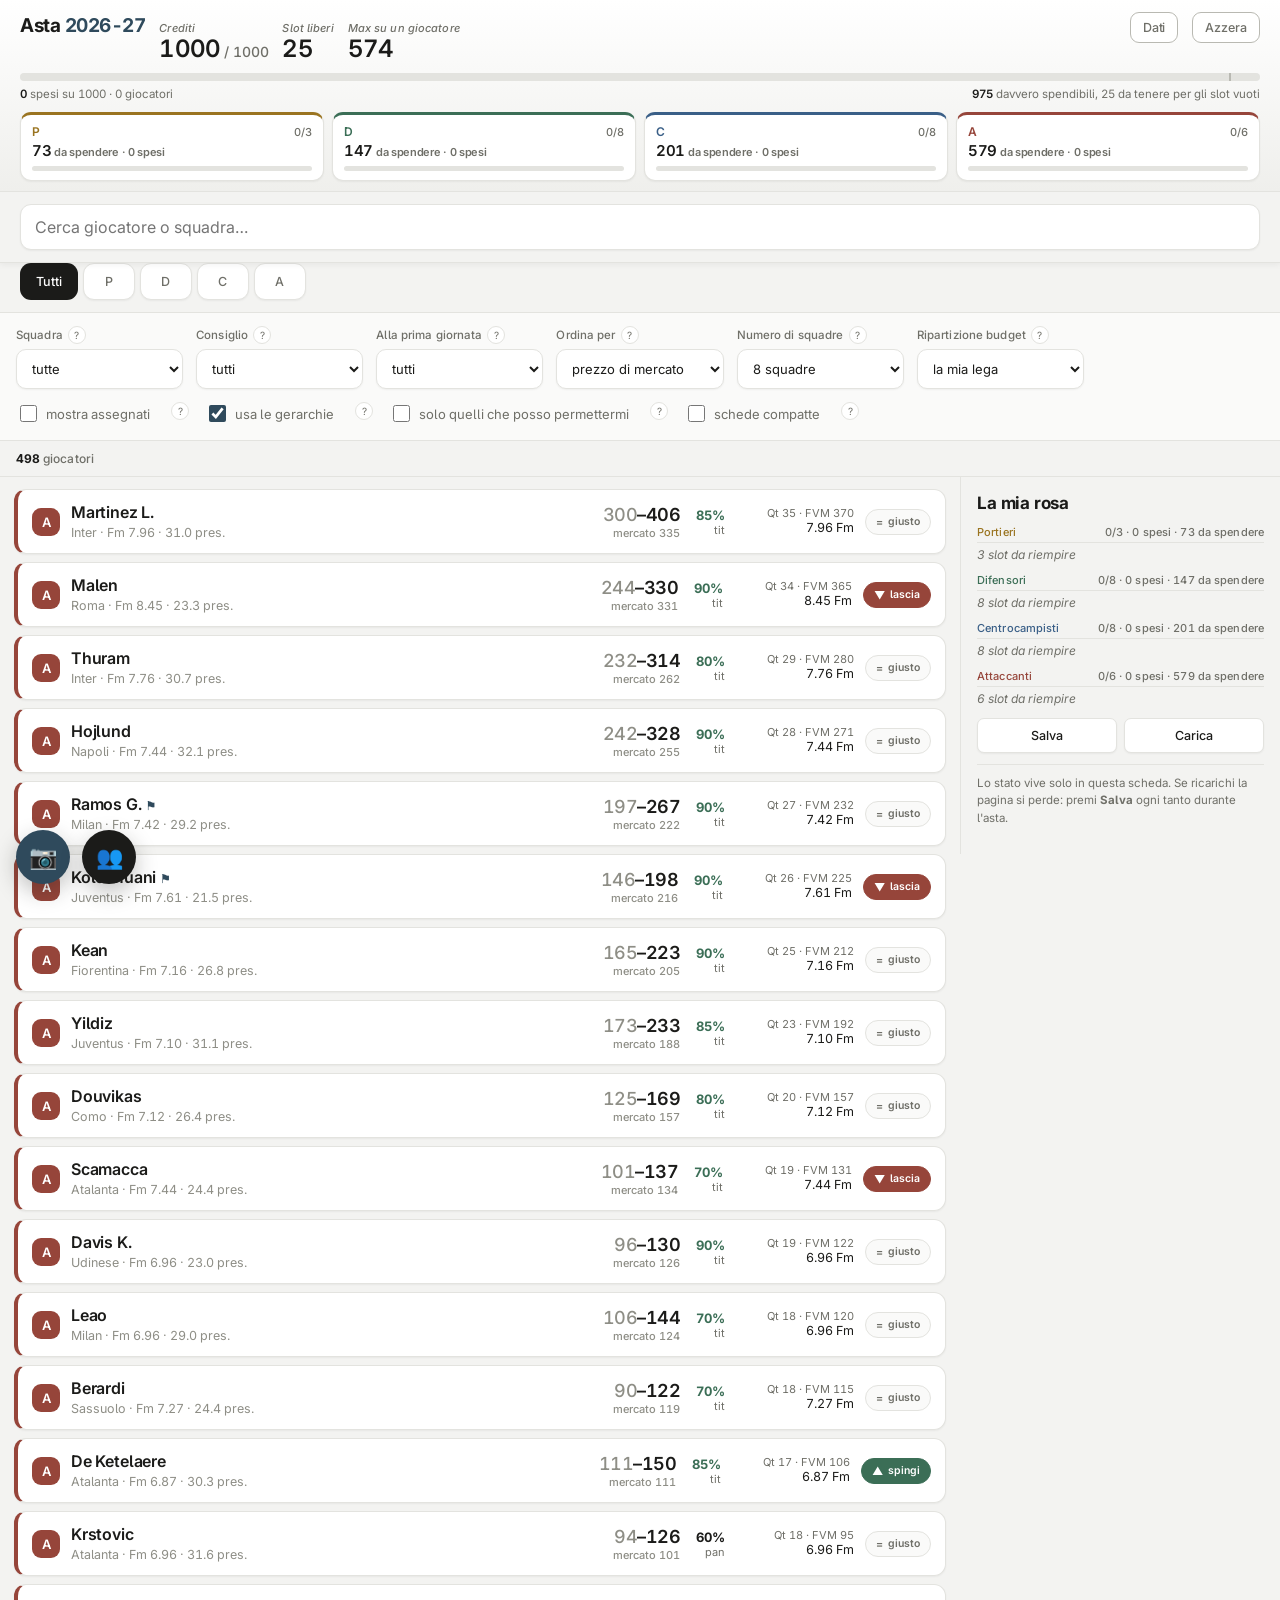
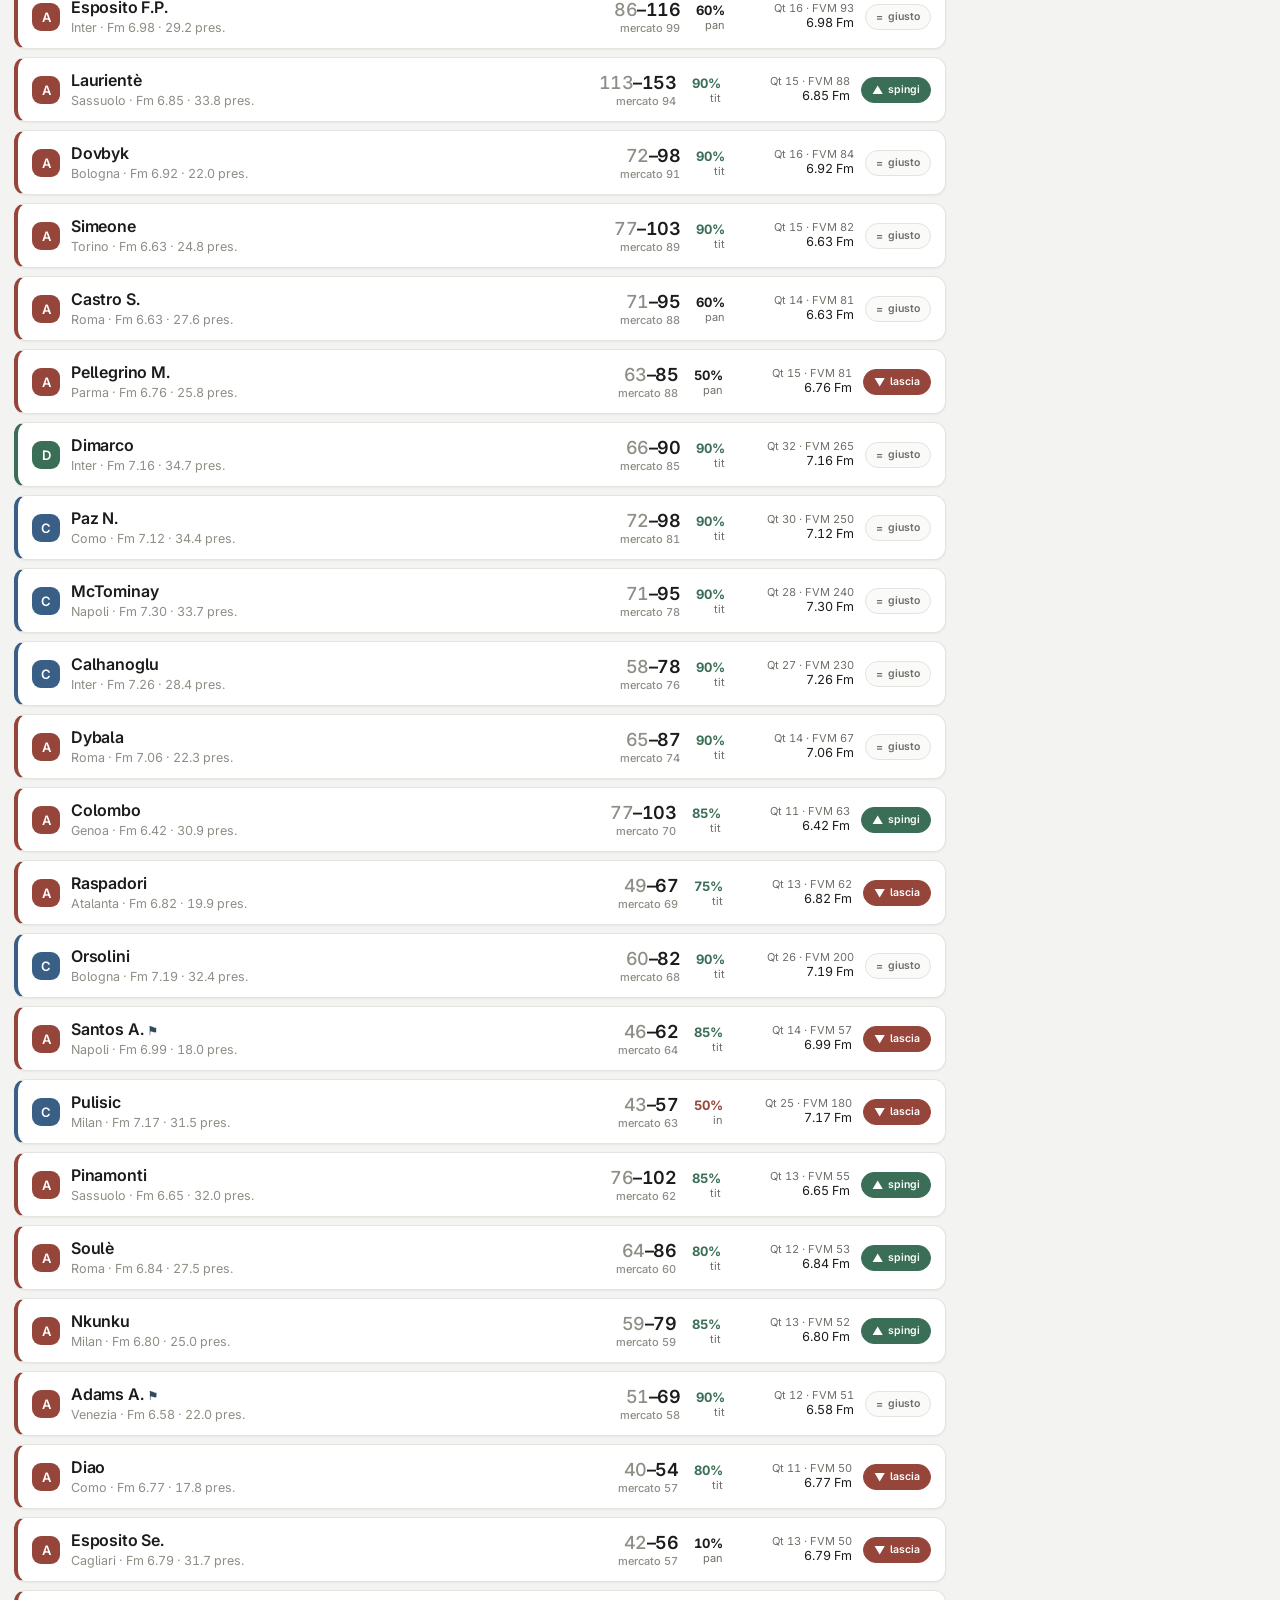
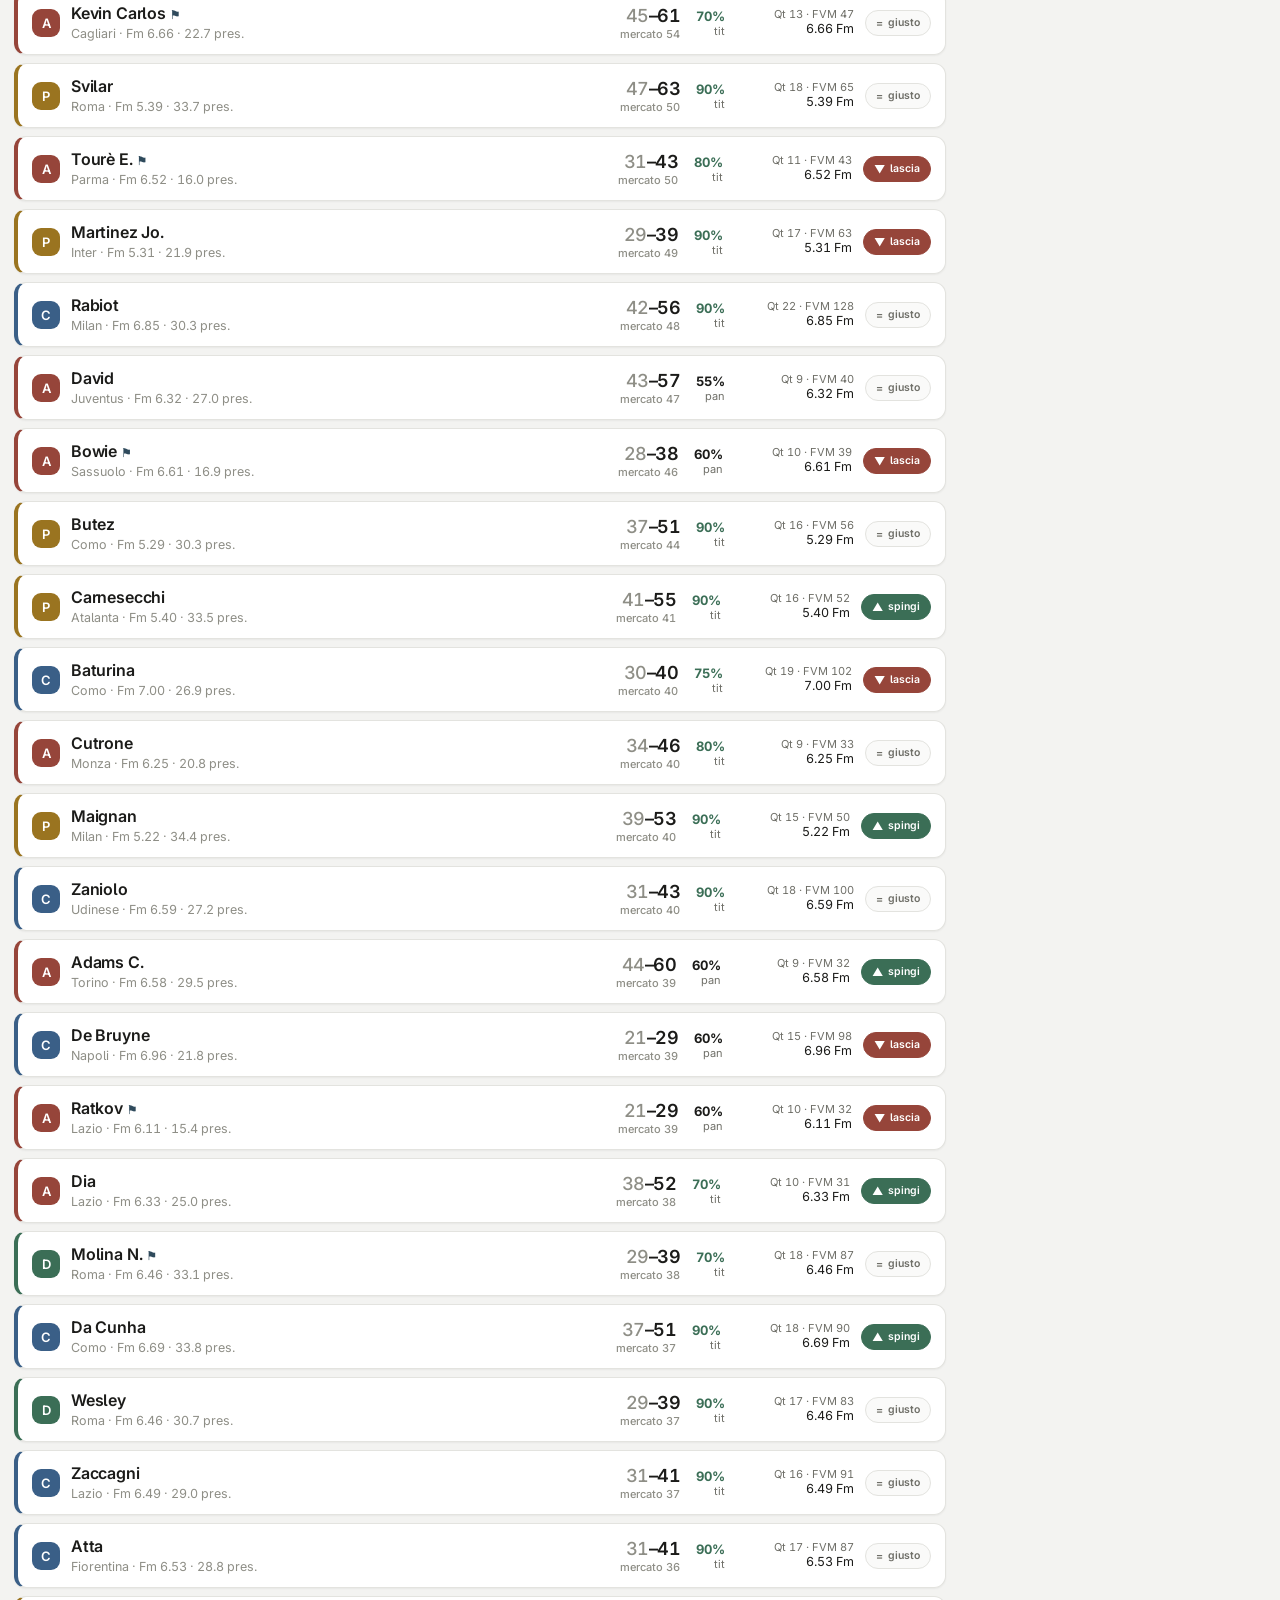
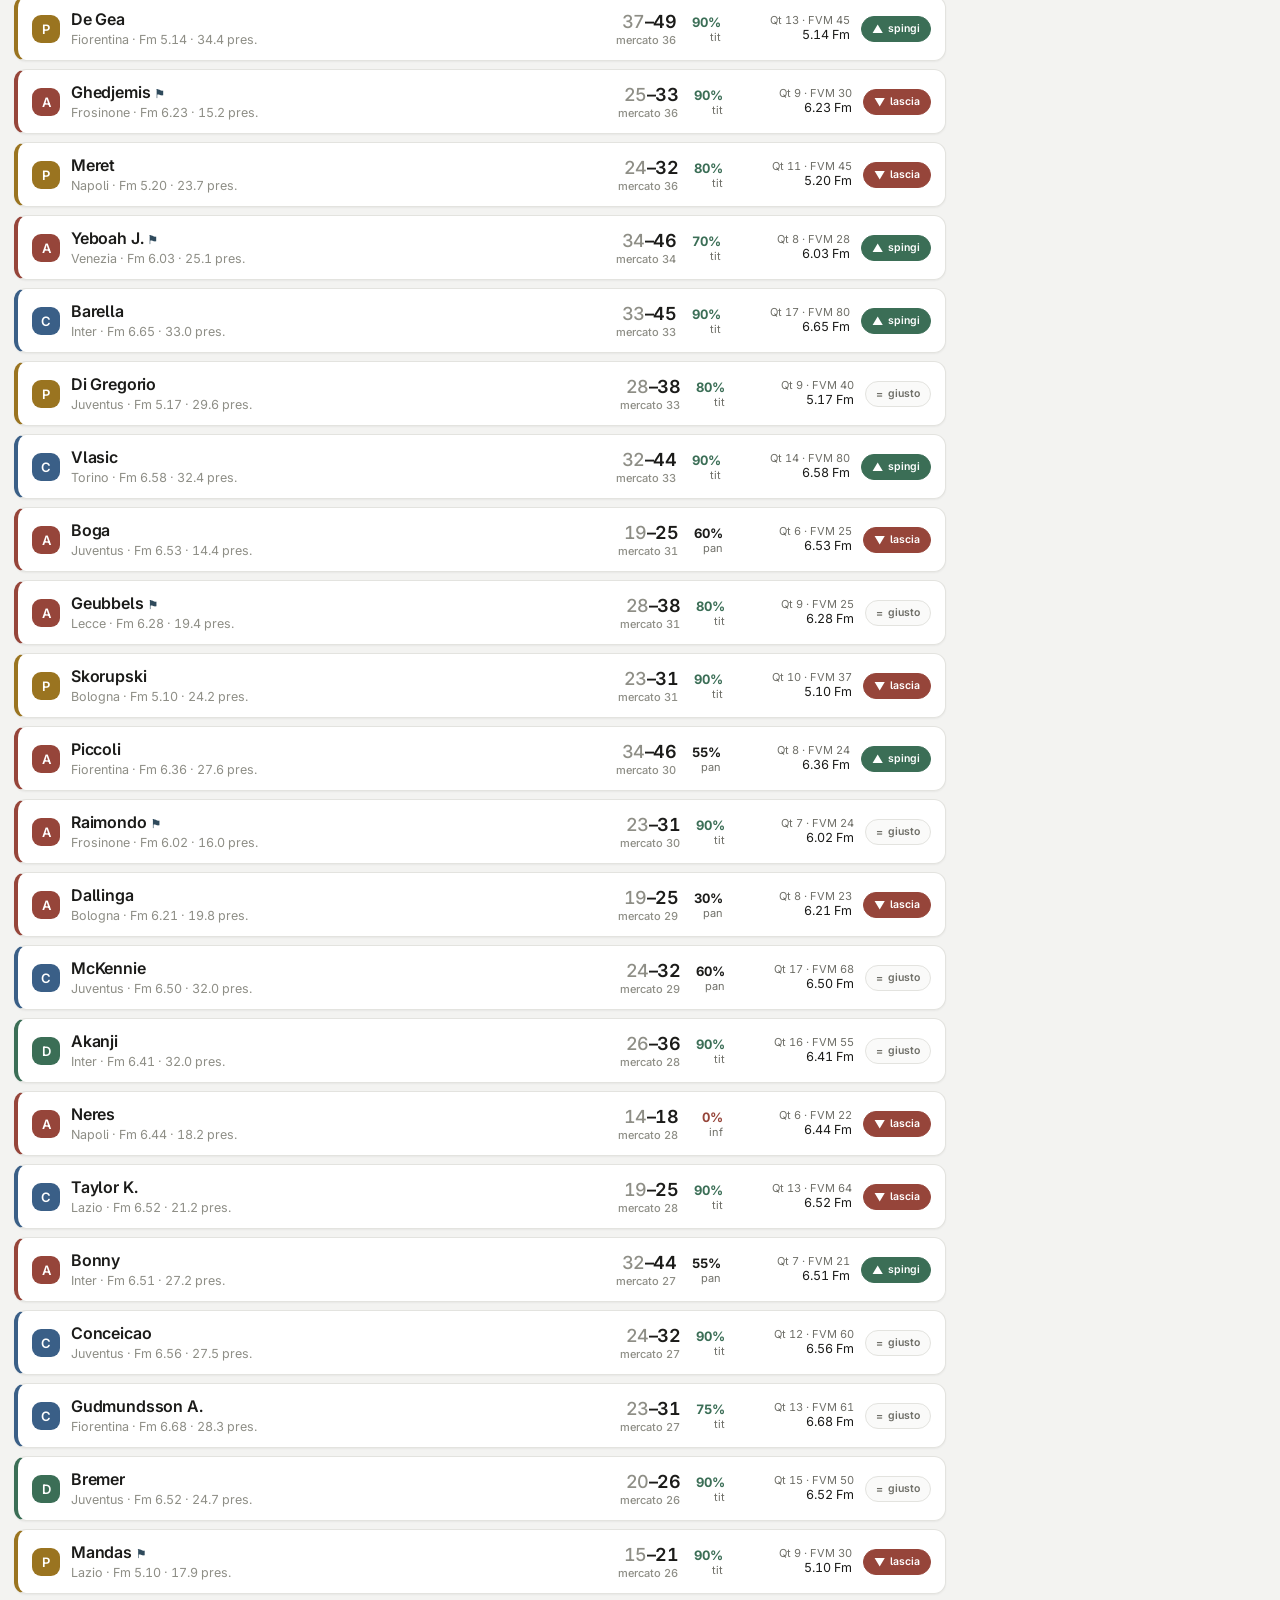
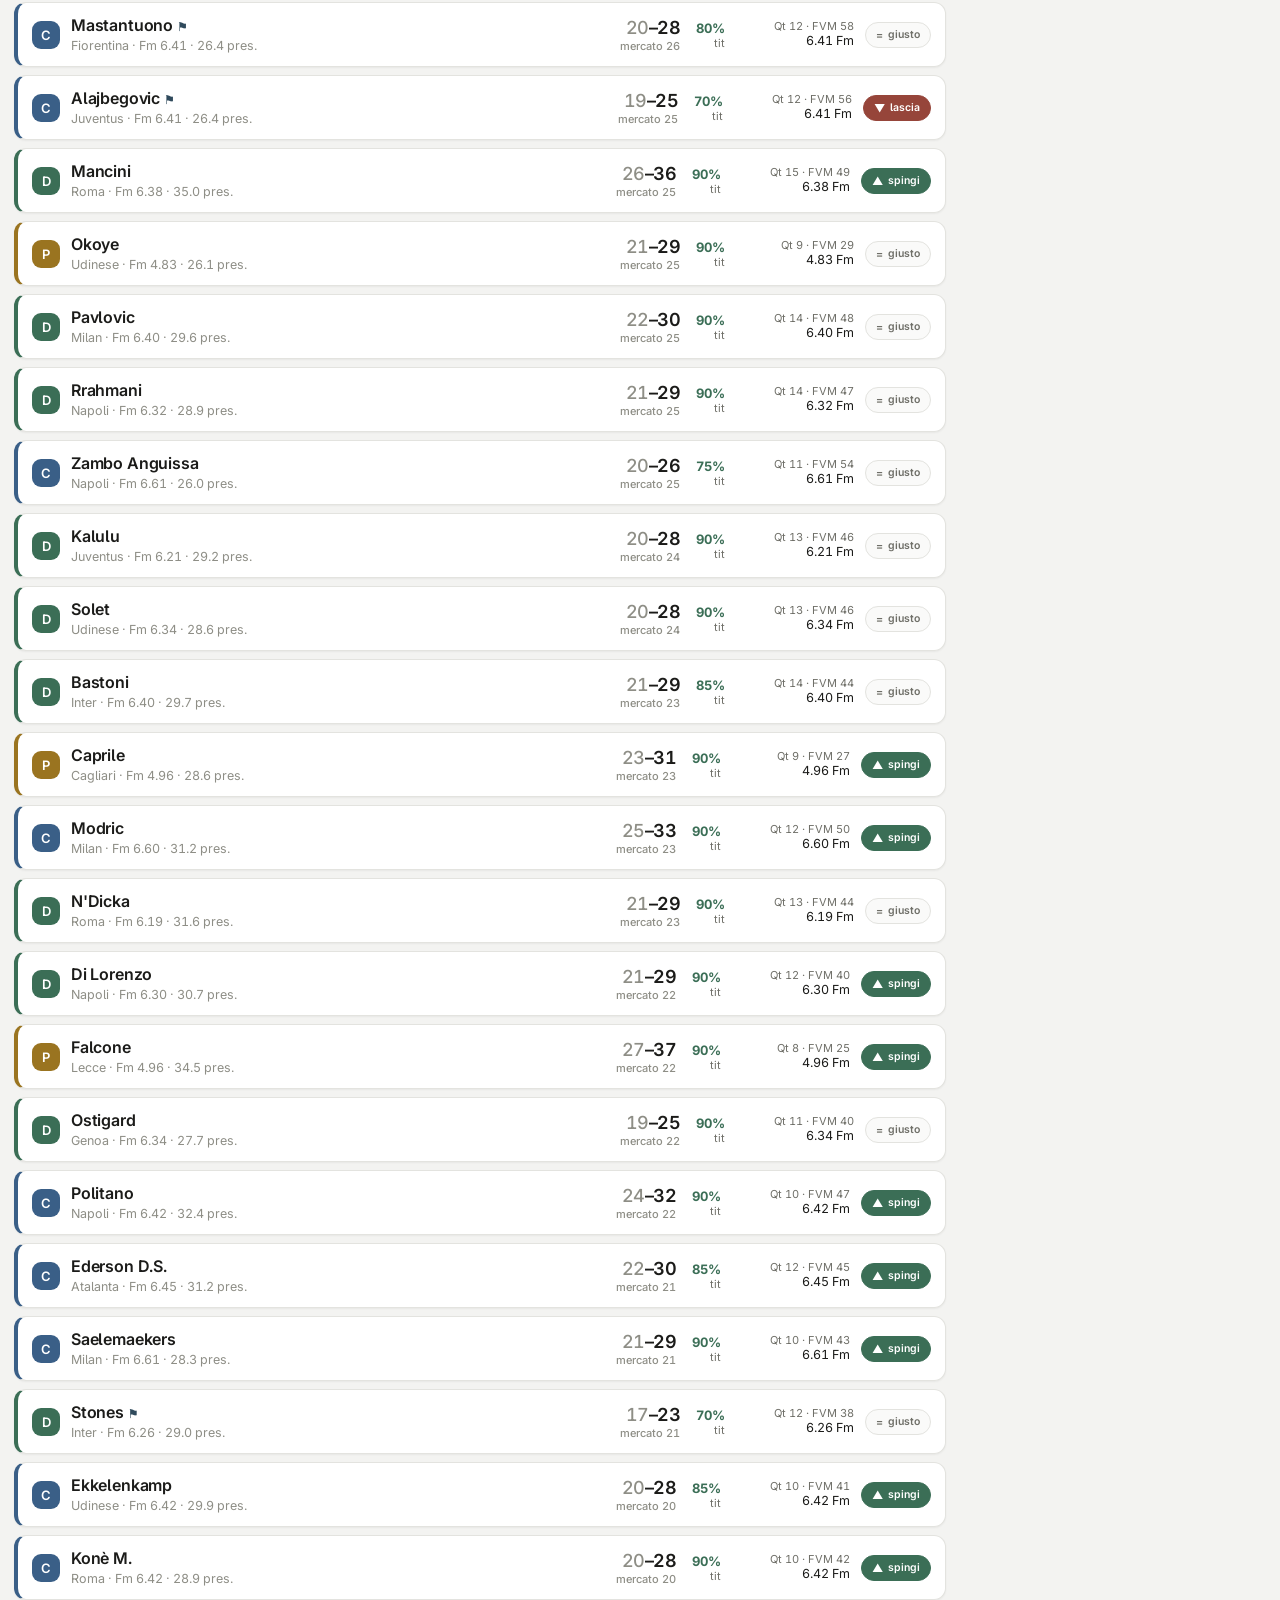
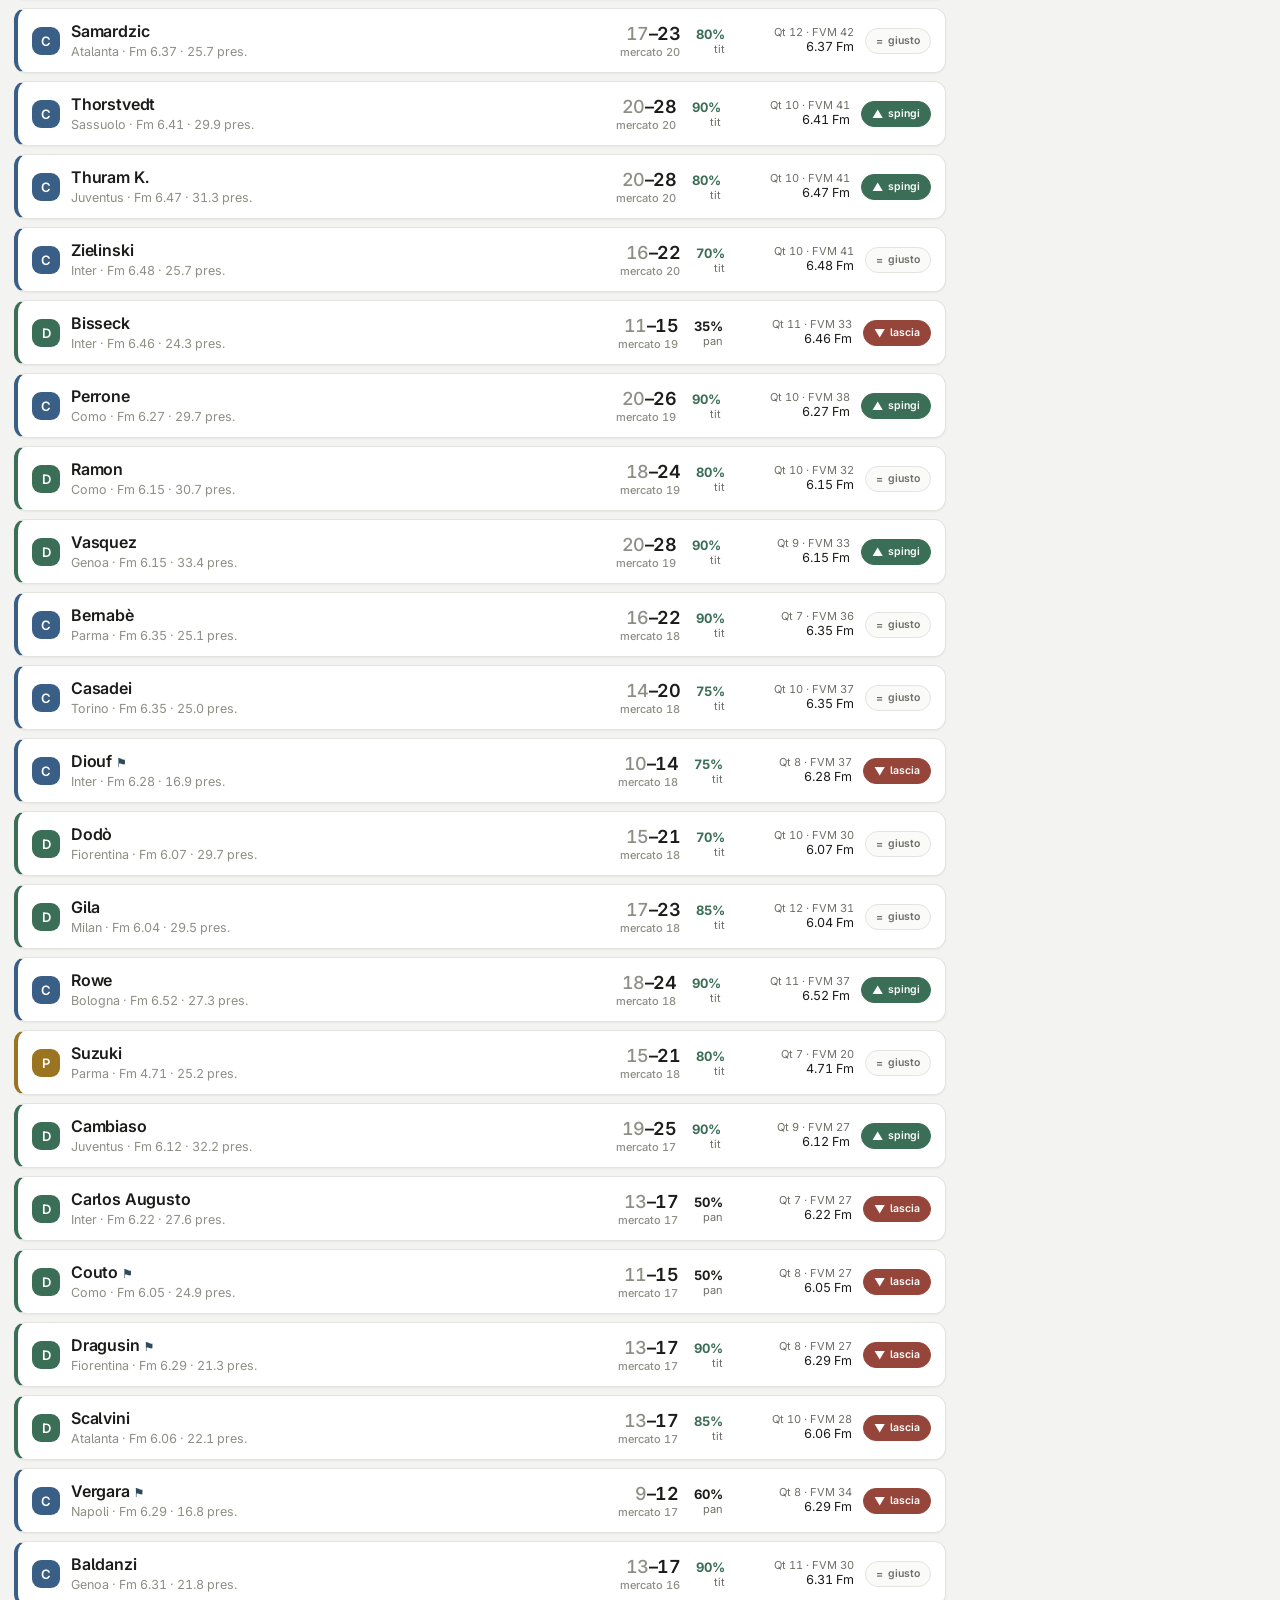
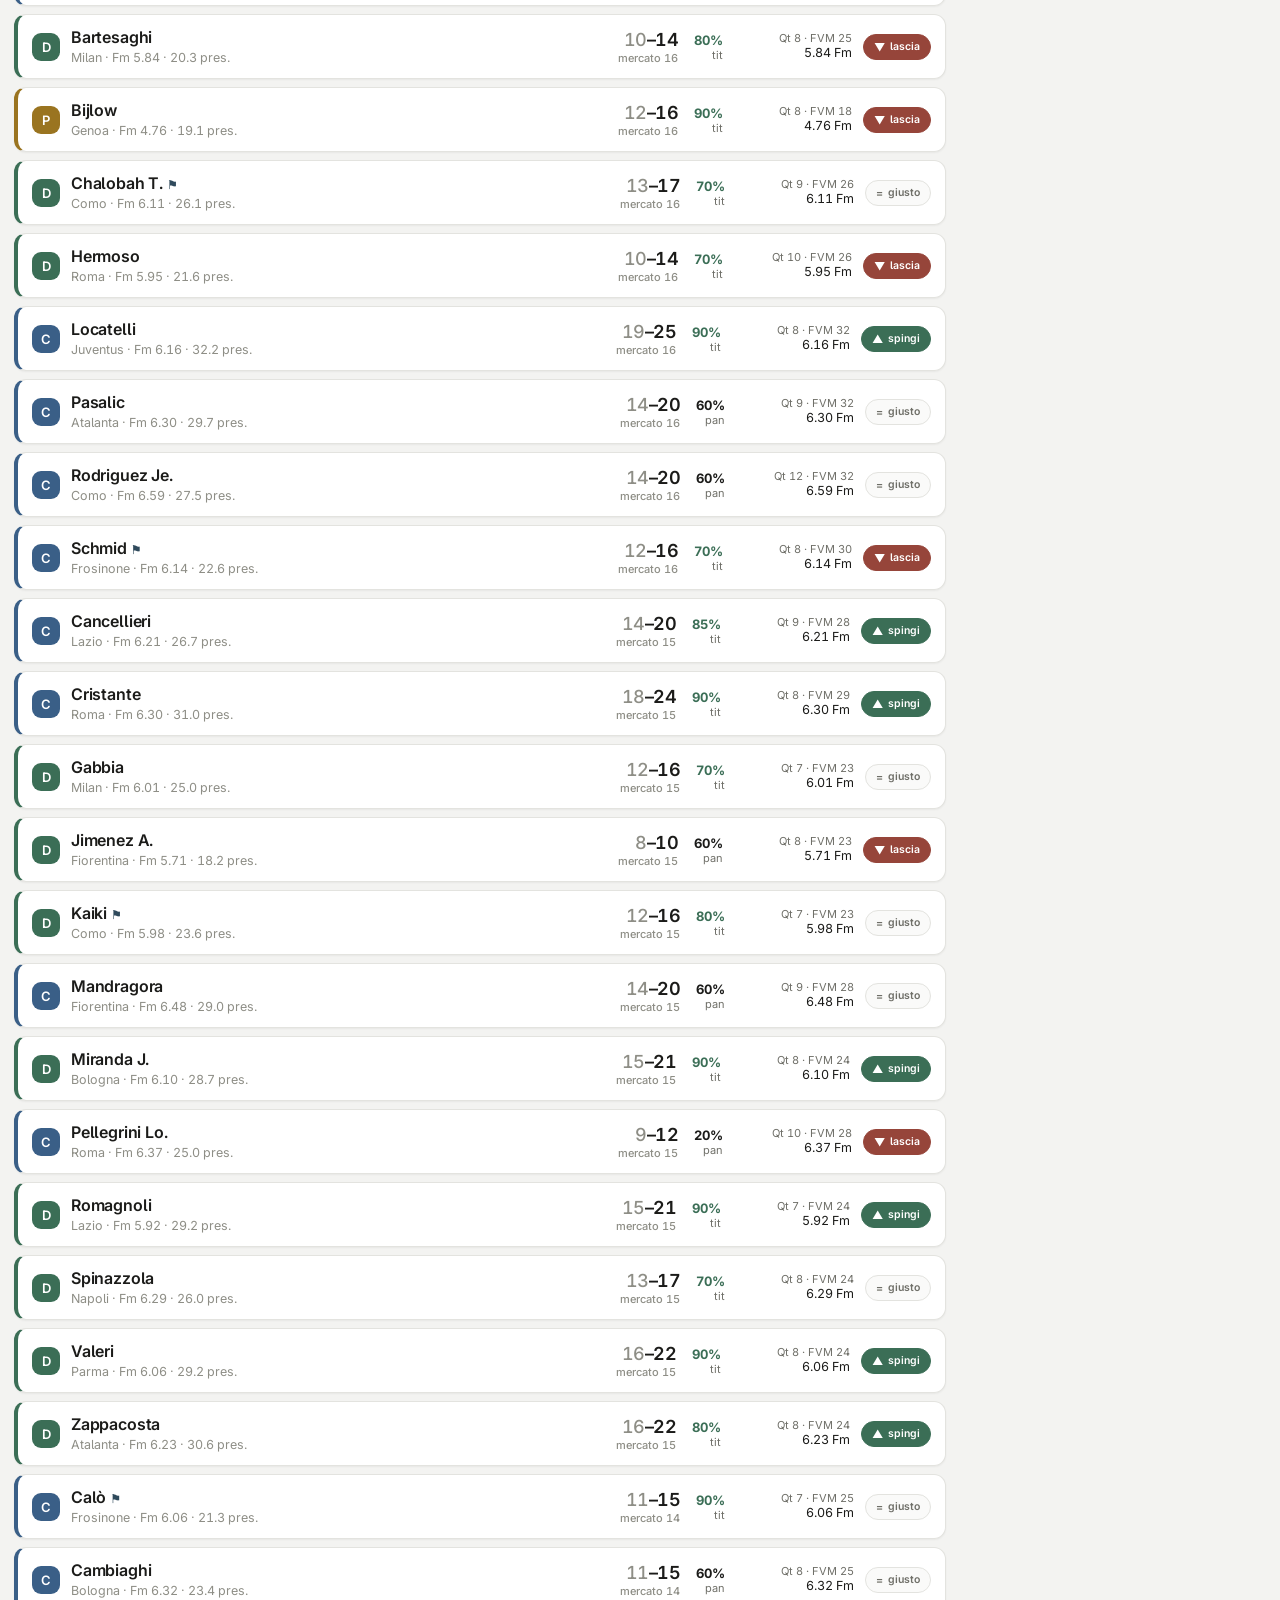
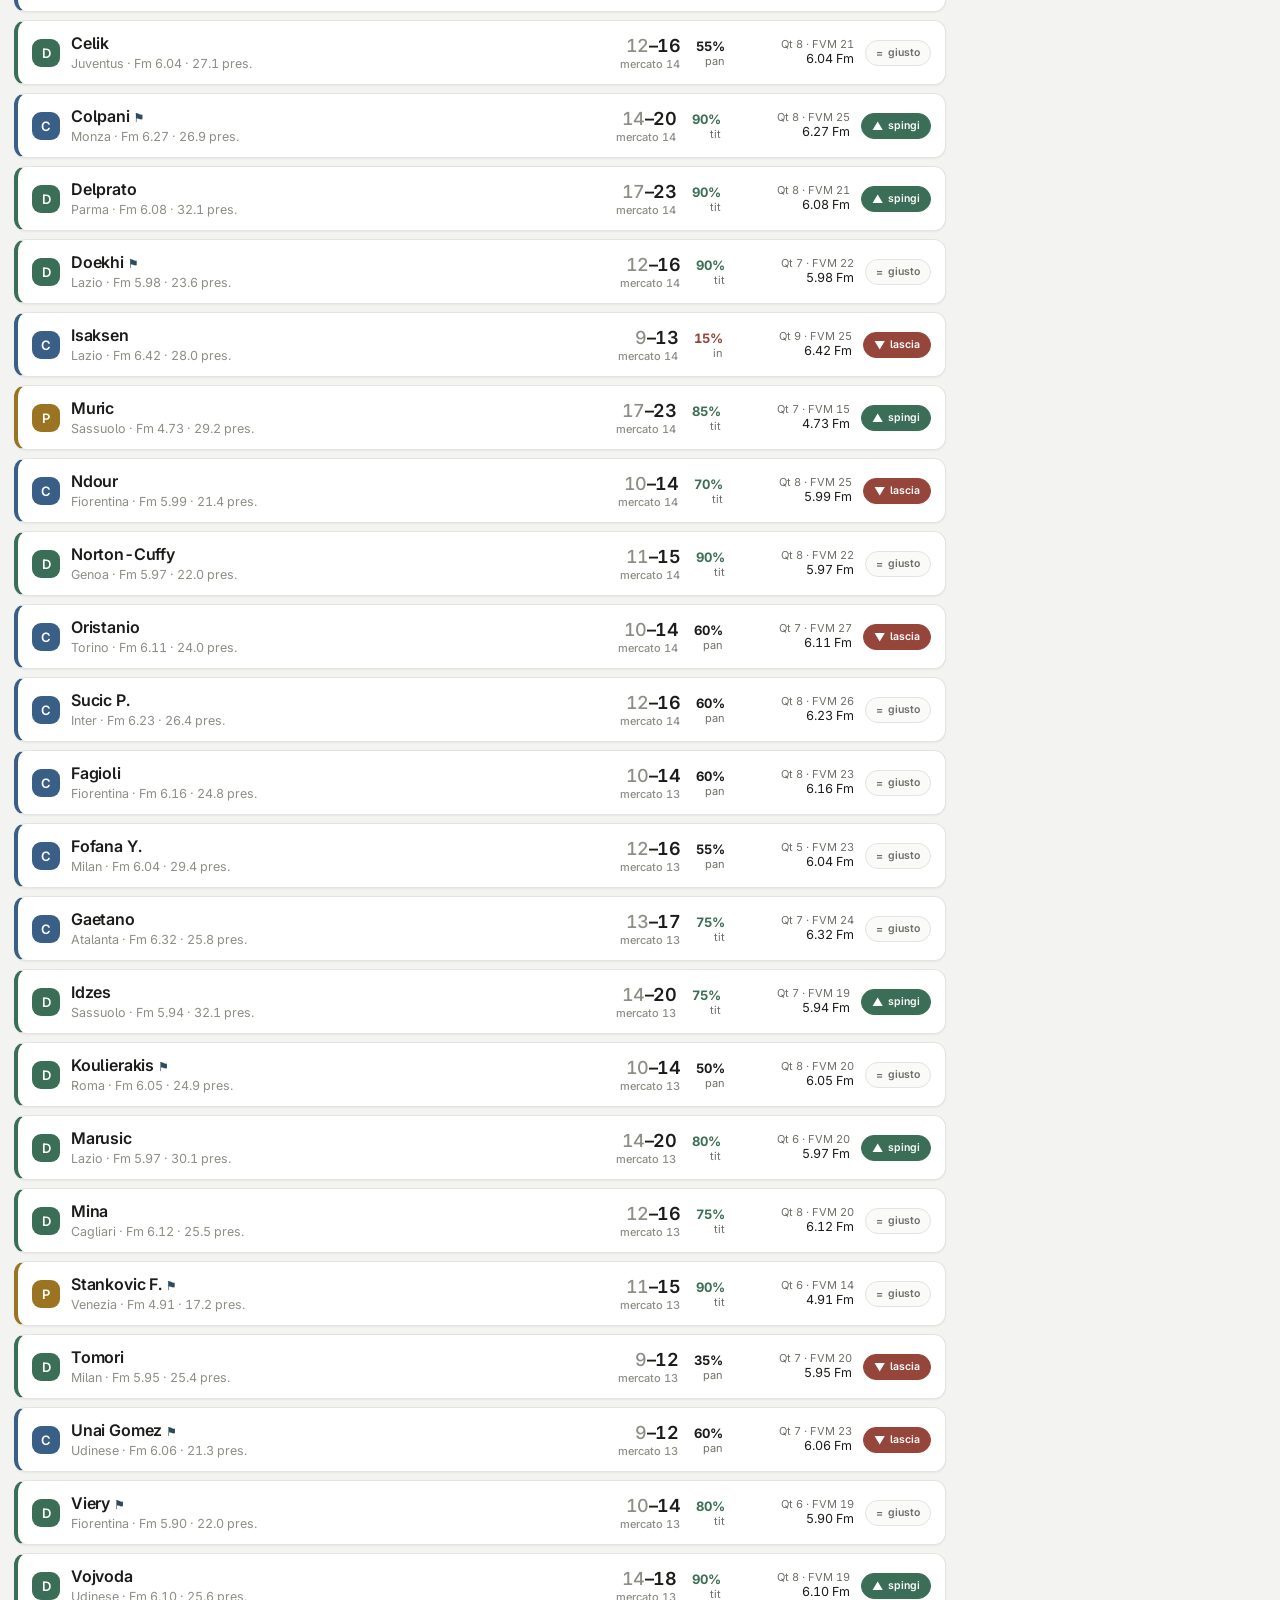
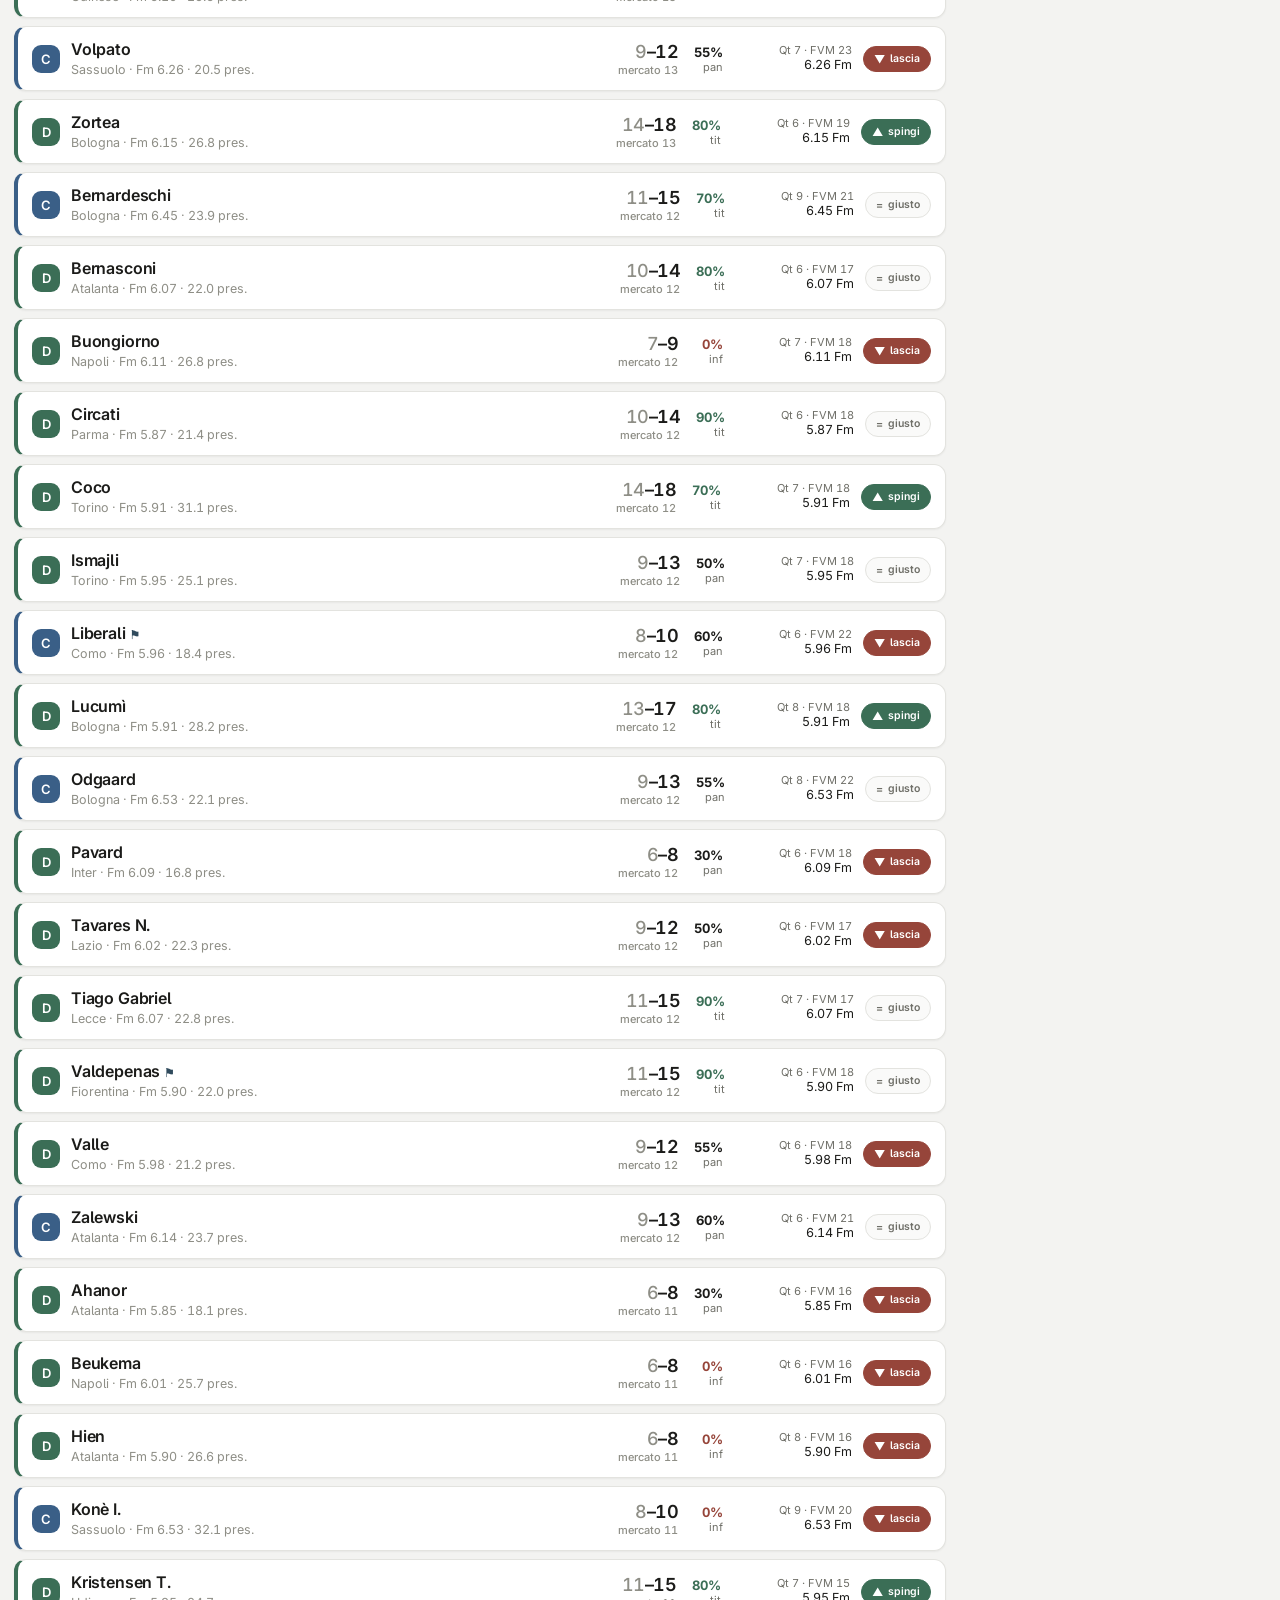
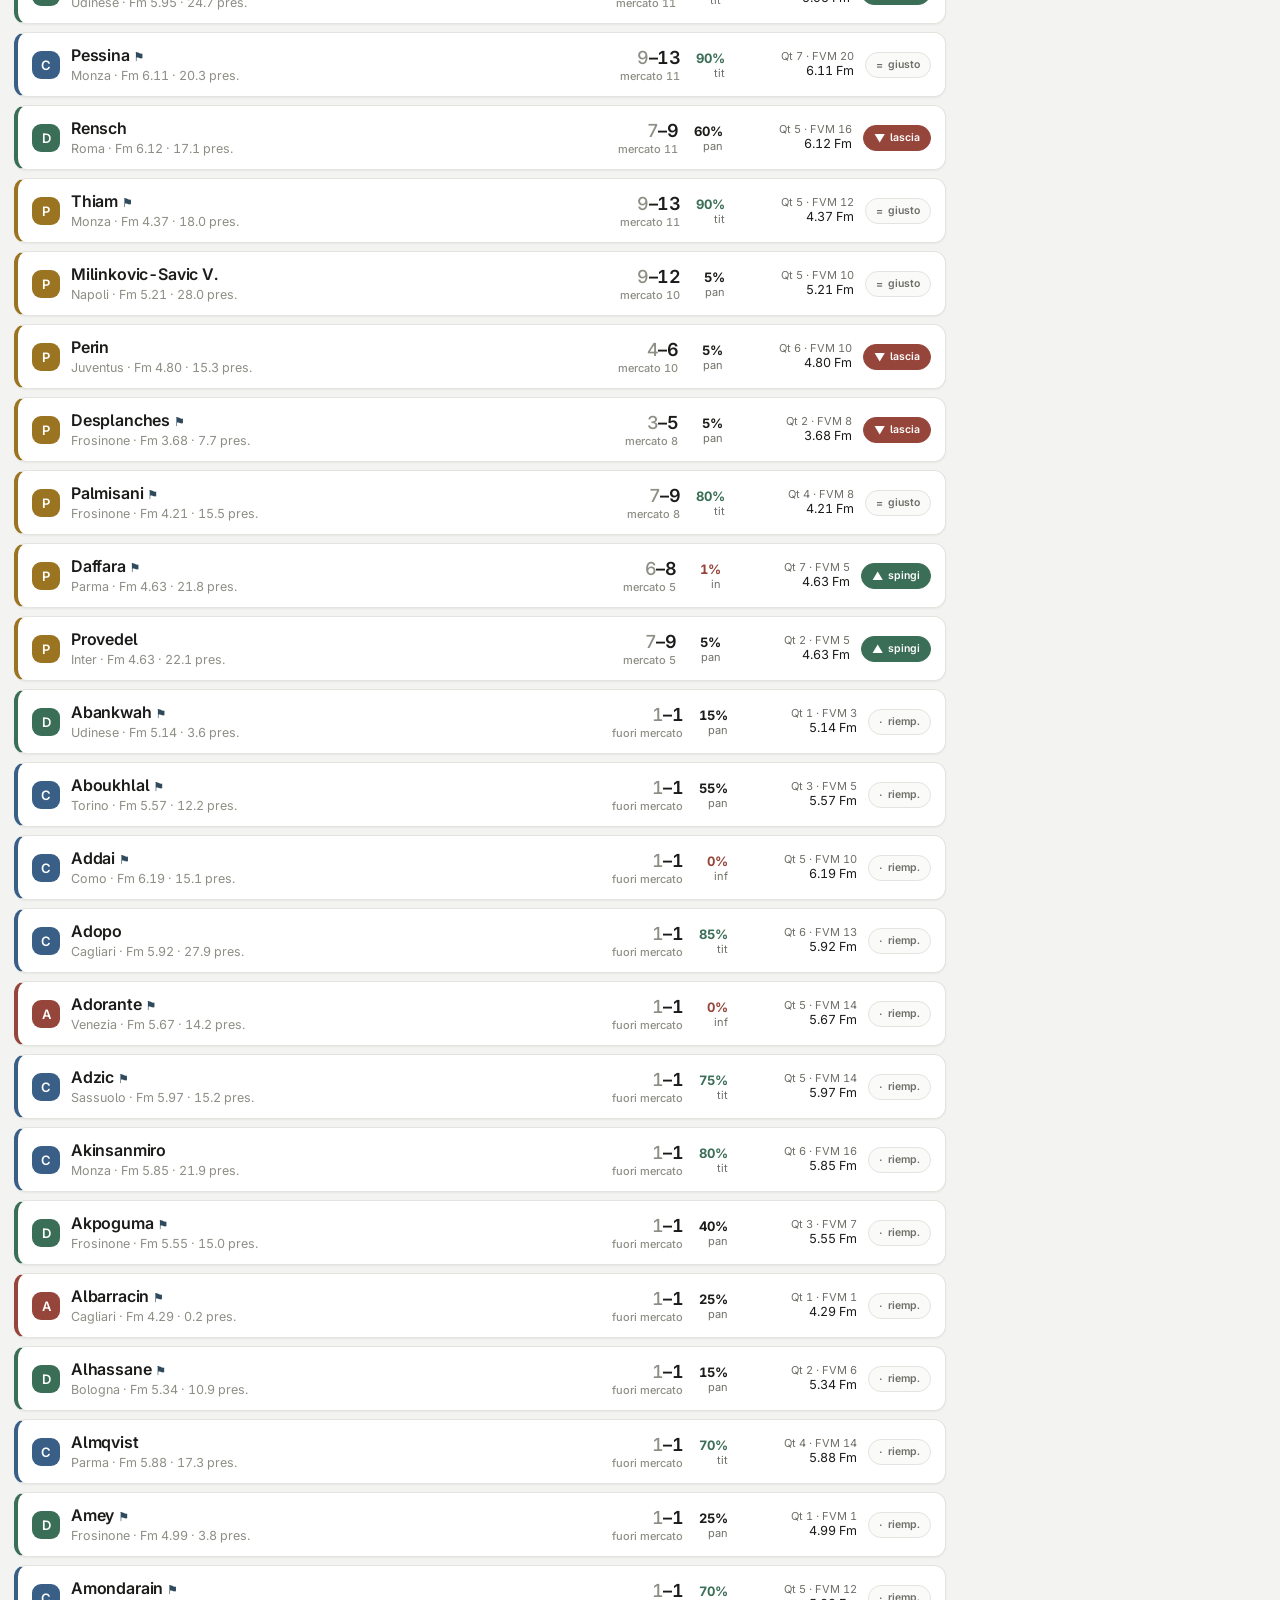
<file: index.html>
<!DOCTYPE html>
<html lang="it">
<head>
  <meta charset="utf-8">
  <meta name="viewport" content="width=device-width,initial-scale=1,viewport-fit=cover">
  <meta name="apple-mobile-web-app-capable" content="yes">
  <meta name="theme-color" content="#F3F3F1">
  <title>Asta 2026-27</title>

  <link rel="preconnect" href="https://fonts.googleapis.com">
  <link rel="preconnect" href="https://fonts.gstatic.com" crossorigin>
  <link href="https://fonts.googleapis.com/css2?family=Inter:wght@400;500;600;700&display=swap" rel="stylesheet">

  <link rel="stylesheet" href="style.css">
</head>
<body>
<div class="testa" id="testa">
<div class="top" id="top">
  <div class="tline">
    <span class="brand">Asta <em>2026-27</em></span>
    <span class="big"><small><i class="lg">Crediti</i><i class="sm">Cr</i></small><span id="cred">1000</span><em id="credtot"></em></span>
    <span class="big"><small><i class="lg">Slot liberi</i><i class="sm">Slot</i></small><span id="slots">25</span></span>
    <span class="big solomax"><small><i class="lg">Max su un giocatore</i><i class="sm">Max</i></small><span id="capmax">–</span></span>
    <span class="tspace"></span>
    <button class="apri" id="apriTop" aria-expanded="false">Reparti</button>
    <button class="opzbtn" id="opzbtn" aria-expanded="false">Filtri</button>
    <button class="reset" id="dati">Dati</button>
    <button class="reset" id="reset">Azzera</button>
  </div>
  <div class="tsum" id="tsum">
    <div class="tbar"><i id="tbarfill"></i><u id="tbarmin"></u></div>
    <div class="tnote" id="tnote"></div>
  </div>
  <div class="roles" id="roles"></div>
</div>

<div class="fil">
  <input type="text" id="q" placeholder="Cerca giocatore o squadra…" autocomplete="off"
    autocorrect="off" autocapitalize="off" enterkeyhint="search">
</div>
</div>

<div class="segbar">
  <div class="seg" id="seg">
    <button data-r="ALL" aria-pressed="true">Tutti</button>
    <button data-r="P">P</button><button data-r="D">D</button>
    <button data-r="C">C</button><button data-r="A">A</button>
  </div>
</div>

<div id="opz">
  <label class="fld"><u>Squadra<button class="qm" data-spiega="sq" aria-label="Cosa fa: Squadra">?</button></u><select id="fsq"></select></label>
  <label class="fld"><u>Consiglio<button class="qm" data-spiega="vd" aria-label="Cosa fa: Consiglio">?</button></u><select id="fvd">
    <option value="ALL">tutti</option>
    <option value="spingi">solo &quot;spingi&quot;</option>
    <option value="prezzo giusto">solo &quot;prezzo giusto&quot;</option>
    <option value="lascia">solo &quot;lascia&quot;</option>
    <option value="riempitivo">solo riempitivi</option>
  </select></label>
  <label class="fld"><u>Alla prima giornata<button class="qm" data-spiega="tit" aria-label="Cosa fa: Alla prima giornata">?</button></u><select id="ftit">
    <option value="ALL">tutti</option>
    <option value="tit">solo titolari</option>
    <option value="pan">solo panchina</option>
    <option value="ok">esclude infortunati e squalificati</option>
  </select></label>
  <label class="fld"><u>Ordina per<button class="qm" data-spiega="ord" aria-label="Cosa fa: Ordina per">?</button></u><select id="ford">
    <option value="mkt">prezzo di mercato</option>
    <option value="val">prezzo consigliato</option>
    <option value="conv">convenienza</option>
    <option value="ptot">punti attesi</option>
    <option value="fma">fantamedia attesa</option>
    <option value="pva">presenze attese</option>
    <option value="pct">titolarità</option>
    <option value="n">nome</option>
  </select></label>
  <label class="fld"><u>Numero di squadre<button class="qm" data-spiega="nsq" aria-label="Cosa fa: Numero di squadre">?</button></u><select id="nsq"></select></label>
  <label class="fld"><u>Ripartizione budget<button class="qm" data-spiega="rip" aria-label="Cosa fa: Ripartizione budget">?</button></u><select id="rip">
    <option value="lega">la mia lega</option>
    <option value="media">media Fantacalcio.it</option>
  </select></label>
  <div class="flags">
    <label class="chk"><input type="checkbox" id="showtaken"> mostra assegnati</label>
    <button class="qm" data-spiega="showtaken" aria-label="Cosa fa: mostra assegnati">?</button>
    <label class="chk"><input type="checkbox" id="usager" checked> usa le gerarchie</label>
    <button class="qm" data-spiega="usager" aria-label="Cosa fa: usa le gerarchie">?</button>
    <label class="chk"><input type="checkbox" id="fbud"> solo quelli che posso permettermi</label>
    <button class="qm" data-spiega="fbud" aria-label="Cosa fa: solo quelli che posso permettermi">?</button>
    <label class="chk"><input type="checkbox" id="denso"> schede compatte</label>
    <button class="qm" data-spiega="denso" aria-label="Cosa fa: schede compatte">?</button>
  </div>
</div>

<div class="chips" id="chips"></div>

<div class="body">
  <div class="list" id="list"></div>
  <aside class="rose" id="rose"></aside>
</div>

<div class="scrim" id="scrim"></div>
<button class="fab" id="fab">Rosa</button>
<button class="fabocr" id="fabocr" aria-label="Leggi i prezzi dell'asta dalla fotocamera"
  title="Leggi i prezzi dell'asta dalla fotocamera">📷</button>
<button class="fabdata" id="fabdata" aria-label="Carica o aggiorna la rosa dei giocatori"
  title="Carica o aggiorna la rosa dei giocatori">👥</button>

<div class="sheet" id="sheet"><div class="card" id="card"></div></div>

<div class="sheet" id="spiegaSheet"><div class="card sm">
  <h3 id="spTit"></h3>
  <div class="sub" id="spSub"></div>
  <div id="spTxt"></div>
  <button class="close" data-chiudi="spiegaSheet">Ho capito</button>
</div></div>

<div class="sheet" id="impSheet"><div class="card">
  <h3>Aggiorna i dati</h3>
  <div class="sub">Copia le celle da Excel e incollale qui, oppure carica un CSV.
    Basta che ci sia una riga di intestazione: le colonne vengono riconosciute dal nome.</div>
  <div class="imp">
    <section>
      <h4>Listone e quotazioni</h4>
      <p>Il file <b>Quotazioni_Fantacalcio</b>. Serve <b>Nome</b>, e almeno una fra
        <b>FVM</b> e <b>Qt.A</b>. Se ci sono anche <b>R</b> e <b>Squadra</b> vengono usate.
        Sostituisce l'elenco dei giocatori: chi era già nel database si porta dietro
        lo storico, i volti nuovi partono senza.</p>
      <textarea id="txtQuot" placeholder="R	Nome	Squadra	Qt.A	FVM&#10;A	Martinez L.	Inter	35	370"></textarea>
      <div class="riga">
        <button class="ok" data-imp="quot">Applica</button>
        <label class="file">Carica CSV<input type="file" accept=".csv,.txt" data-impfile="quot"></label>
        <span class="esito" id="esQuot"></span>
      </div>
    </section>
    <section>
      <h4>Prezzi medi su 1000 crediti</h4>
      <p>Il file <b>media prezzi 1ª giornata su 1000</b>. Serve <b>Nome</b> e la colonna
        del prezzo (<b>FVM/1000</b> o simile). Sono prezzi realmente pagati: dove ci sono
        prendono il posto della curva stimata, che resta solo per chi manca.
        Usa il file <b>della stagione in corso</b>: quello dell'anno prima porta
        dentro l'hype dell'anno prima (Kean 2025-26: FVM 40, prezzo medio 371).</p>
      <textarea id="txtP1000" placeholder="R	Nome	Squadra	FVM/1000&#10;A	Martinez L.	Inter	387"></textarea>
      <div class="riga">
        <button class="ok" data-imp="p1000">Applica</button>
        <label class="file">Carica CSV<input type="file" accept=".csv,.txt" data-impfile="p1000"></label>
        <span class="esito" id="esP1000"></span>
      </div>
    </section>
    <section>
      <h4>Gerarchie / probabili formazioni</h4>
      <p>Serve <b>Nome</b> e una colonna con la <b>percentuale di titolarità</b>.
        In memoria ci sono già quelle del ${DATA.gerarchie.aggiornamento}: caricane di
        nuove solo se sono cambiate.</p>
      <textarea id="txtGer" placeholder="Nome	%&#10;Dimarco	90&#10;Esposito Se.	10"></textarea>
      <div class="riga">
        <button class="ok" data-imp="ger">Applica</button>
        <label class="file">Carica CSV<input type="file" accept=".csv,.txt" data-impfile="ger"></label>
        <span class="esito" id="esGer"></span>
      </div>
    </section>
  </div>
  <button class="close" id="closeImp">Chiudi</button>
</div></div>

<div class="sheet" id="rosaDataSheet"><div class="card">
  <h3>Carica la rosa dei giocatori</h3>
  <div class="sub">Carica un <b>CSV/TXT</b> con <b>Nome</b>, <b>Squadra</b>, <b>R/Ruolo</b> e, se disponibili, <b>Qt.A</b> e <b>FVM</b>. Puoi anche caricare un <b>JSON</b> con una proprietà <b>players</b>. I giocatori già presenti mantengono lo storico.</div>
  <div class="imp">
    <section><h4>Carica un file</h4><div class="riga">
      <label class="file">👥 Scegli CSV / TXT / JSON<input type="file" accept=".csv,.txt,.json,text/csv,application/json" id="rosaFile"></label>
      <span class="esito" id="esRosa"></span></div></section>
    <section><h4>Incolla i dati</h4>
      <textarea id="txtRosa" placeholder="R&#9;Nome&#9;Squadra&#9;Qt.A&#9;FVM&#10;A&#9;Martinez L.&#9;Inter&#9;35&#9;370"></textarea>
      <div class="riga"><button class="ok" id="rosaApplica">Applica rosa</button><span class="esito" id="esRosaTxt"></span></div>
    </section>
    <section><h4>Dataset online</h4><p id="rosaFonte">Dataset esterno: <code>data/players.json</code></p>
      <div class="riga"><button id="rosaOnline">Ricarica dati online</button><button id="rosaExport">Esporta JSON</button><button class="del" id="rosaReset">Usa dati predefiniti</button></div>
    </section>
  </div>
  <button class="close" id="closeRosaData">Chiudi</button>
</div></div>

<div class="sheet" id="ocrSheet"><div class="card">
  <h3>Leggi i prezzi dall'asta</h3>
  <div class="sub">Fotografa (o carica) la schermata con gli ultimi giocatori aggiudicati:
    i prezzi letti aggiornano subito il <b>costo atteso</b> di chi è ancora libero, in base a
    come sta andando l'asta finora.</div>
  <div class="imp">
    <div class="riga">
      <label class="file">📷 Scatta o carica foto<input type="file" accept="image/*" capture="environment" id="ocrFile"></label>
    </div>
    <div id="ocrPreviewWrap" style="display:none"><img id="ocrPreview" alt="anteprima della foto"></div>
    <p id="ocrStato"></p>
    <div id="ocrRisultati"></div>
    <div class="riga">
      <button class="ok" id="ocrApplica" style="display:none">Applica e ricalibra</button>
    </div>
  </div>
  <button class="close" data-chiudi="ocrSheet">Chiudi</button>
</div></div>
<datalist id="dlGiocatori"></datalist>

<script>
const DATA = {"stagione":"2026-27","generato":"13/08/2026","lega":{"squadre":8,"budget":1000,"slot":{"P":3,"D":8,"C":8,"A":6},"titolari":{"P":1,"D":4,"C":3,"A":3}},"quote":{"A":58.7,"C":19.8,"D":14.3,"P":7.2},"quote_media":{"P":7.5,"D":16.7,"C":30.1,"A":45.7},"curva":{"P":{"a":1.4581945970521484,"b":0.8759913732976746,"n":61,"r":0.8144872599533544},"D":{"a":2.1693562911899753,"b":0.7181182469700959,"n":189,"r":0.6568147690334979},"C":{"a":2.188860685780799,"b":0.777040828006263,"n":175,"r":0.6898980723842241},"A":{"a":2.3299885242638116,"b":0.8834388625311391,"n":97,"r":0.7304595526282366}},"gerarchie":{"aggiornamento":"13/08/2026","fonte":"https://www.fantacalcio.it/probabili-formazioni-serie-a"},"stagioni":["2018-19","2019-20","2020-21","2021-22","2022-23","2023-24","2024-25","2025-26"],"squadre_serie_a":["Atalanta","Bologna","Cagliari","Como","Fiorentina","Frosinone","Genoa","Inter","Juventus","Lazio","Lecce","Milan","Monza","Napoli","Parma","Roma","Sassuolo","Torino","Udinese","Venezia"],"players":[{"id":"martinez l","n":"Martinez L.","sq":"Inter","r":"A","rm":"Pc","qt":35,"fvm":370,"mkt":335,"val":359,"min":305,"max":413,"marg":24,"fma":7.96,"mva":6.37,"pva":31.0,"pt":247.0,"ptot":247.0,"tr":0.16,"aff":"ok","omo":false,"vd":"prezzo giusto","pct":85.0,"tit":true,"st":null,"mod":"3-5-2","s3":3.0,"pv3":31.33,"mv3":6.42,"fm3":8.14,"gf3":17.67,"ass3":3.67,"amm3":3.33,"gs3":0.0,"sc":8.0,"pvt":259.0,"fmc":7.82,"fmb":8.73,"gft":132.0,"ast":29.0,"pfm":99.0,"ppv":93.0,"pmv":98.0},{"id":"malen","n":"Malen","sq":"Roma","r":"A","rm":"Pc","qt":34,"fvm":365,"mkt":331,"val":284,"min":241,"max":327,"marg":-47,"fma":8.45,"mva":6.56,"pva":23.3,"pt":197.0,"ptot":197.0,"tr":null,"aff":"ok","omo":false,"vd":"lascia","pct":90.0,"tit":true,"st":null,"mod":"3-4-2-1","s3":1.0,"pv3":18.0,"mv3":6.72,"fm3":8.97,"gf3":14.0,"ass3":2.0,"amm3":1.0,"gs3":0.0,"sc":1.0,"pvt":18.0,"fmc":8.97,"fmb":8.97,"gft":14.0,"ast":2.0,"pfm":100.0,"ppv":64.0,"pmv":100.0},{"id":"thuram","n":"Thuram","sq":"Inter","r":"A","rm":"Pc","qt":29,"fvm":280,"mkt":262,"val":283,"min":241,"max":325,"marg":21,"fma":7.76,"mva":6.38,"pva":30.7,"pt":238.0,"ptot":238.0,"tr":0.17,"aff":"ok","omo":false,"vd":"prezzo giusto","pct":80.0,"tit":true,"st":null,"mod":"3-5-2","s3":3.0,"pv3":32.0,"mv3":6.43,"fm3":7.84,"gf3":13.33,"ass3":5.67,"amm3":2.0,"gs3":0.0,"sc":3.0,"pvt":96.0,"fmc":7.84,"fmb":7.95,"gft":40.0,"ast":17.0,"pfm":98.0,"ppv":91.0,"pmv":99.0},{"id":"hojlund","n":"Hojlund","sq":"Napoli","r":"A","rm":"Pc","qt":28,"fvm":271,"mkt":255,"val":278,"min":236,"max":320,"marg":23,"fma":7.44,"mva":6.22,"pva":32.1,"pt":239.0,"ptot":239.0,"tr":null,"aff":"ok","omo":false,"vd":"prezzo giusto","pct":90.0,"tit":true,"st":null,"mod":"4-3-3","s3":1.0,"pv3":33.0,"mv3":6.21,"fm3":7.44,"gf3":12.0,"ass3":5.0,"amm3":1.0,"gs3":0.0,"sc":2.0,"pvt":63.0,"fmc":7.26,"fmb":7.44,"gft":21.0,"ast":7.0,"pfm":95.0,"ppv":99.0,"pmv":91.0},{"id":"ramos g","n":"Ramos G.","sq":"Milan","r":"A","rm":"Pc","qt":27,"fvm":232,"mkt":222,"val":226,"min":192,"max":260,"marg":4,"fma":7.42,"mva":6.25,"pva":29.2,"pt":217.0,"ptot":217.0,"tr":null,"aff":"nessuno storico","omo":false,"vd":"prezzo giusto","pct":90.0,"tit":true,"st":null,"mod":"3-4-2-1","s3":null,"pv3":null,"mv3":null,"fm3":null,"gf3":null,"ass3":null,"amm3":null,"gs3":null,"sc":null,"pvt":null,"fmc":null,"fmb":null,"gft":null,"ast":null,"pfm":93.0,"ppv":87.0,"pmv":94.0},{"id":"kolo muani","n":"Kolo Muani","sq":"Juventus","r":"A","rm":"Pc","qt":26,"fvm":225,"mkt":216,"val":167,"min":142,"max":192,"marg":-49,"fma":7.61,"mva":6.23,"pva":21.5,"pt":164.0,"ptot":164.0,"tr":null,"aff":"assente ultima stagione","omo":false,"vd":"lascia","pct":90.0,"tit":true,"st":null,"mod":"4-2-3-1","s3":1.0,"pv3":16.0,"mv3":6.22,"fm3":7.78,"gf3":8.0,"ass3":1.0,"amm3":0.0,"gs3":0.0,"sc":1.0,"pvt":16.0,"fmc":7.78,"fmb":7.78,"gft":8.0,"ast":1.0,"pfm":97.0,"ppv":56.0,"pmv":92.0},{"id":"kean","n":"Kean","sq":"Fiorentina","r":"A","rm":"Pc","qt":25,"fvm":212,"mkt":205,"val":187,"min":159,"max":215,"marg":-18,"fma":7.16,"mva":6.13,"pva":26.8,"pt":192.0,"ptot":192.0,"tr":-0.24,"aff":"ok","omo":false,"vd":"prezzo giusto","pct":90.0,"tit":true,"st":null,"mod":"4-3-3","s3":3.0,"pv3":24.0,"mv3":6.1,"fm3":6.93,"gf3":9.0,"ass3":1.0,"amm3":4.0,"gs3":0.0,"sc":6.0,"pvt":130.0,"fmc":6.98,"fmb":8.08,"gft":44.0,"ast":5.0,"pfm":91.0,"ppv":77.0,"pmv":80.0},{"id":"yildiz","n":"Yildiz","sq":"Juventus","r":"A","rm":"A","qt":23,"fvm":192,"mkt":188,"val":201,"min":171,"max":231,"marg":13,"fma":7.1,"mva":6.29,"pva":31.1,"pt":221.0,"ptot":221.0,"tr":0.65,"aff":"ok","omo":false,"vd":"prezzo giusto","pct":85.0,"tit":true,"st":null,"mod":"4-2-3-1","s3":3.0,"pv3":30.0,"mv3":6.26,"fm3":6.87,"gf3":6.33,"ass3":3.33,"amm3":2.33,"gs3":0.0,"sc":3.0,"pvt":90.0,"fmc":6.87,"fmb":7.3,"gft":19.0,"ast":10.0,"pfm":89.0,"ppv":94.0,"pmv":97.0},{"id":"douvikas","n":"Douvikas","sq":"Como","r":"A","rm":"Pc","qt":20,"fvm":157,"mkt":157,"val":148,"min":126,"max":170,"marg":-9,"fma":7.12,"mva":6.18,"pva":26.4,"pt":188.0,"ptot":188.0,"tr":0.63,"aff":"ok","omo":false,"vd":"prezzo giusto","pct":80.0,"tit":true,"st":null,"mod":"4-2-3-1","s3":2.0,"pv3":24.0,"mv3":6.2,"fm3":7.06,"gf3":8.0,"ass3":1.0,"amm3":0.5,"gs3":0.0,"sc":2.0,"pvt":48.0,"fmc":7.06,"fmb":7.38,"gft":16.0,"ast":2.0,"pfm":90.0,"ppv":76.0,"pmv":85.0},{"id":"scamacca","n":"Scamacca","sq":"Atalanta","r":"A","rm":"Pc","qt":19,"fvm":131,"mkt":134,"val":127,"min":108,"max":146,"marg":-7,"fma":7.44,"mva":6.21,"pva":24.4,"pt":182.0,"ptot":182.0,"tr":-0.34,"aff":"ok","omo":false,"vd":"prezzo giusto","pct":70.0,"tit":true,"st":null,"mod":"4-3-3","s3":2.0,"pv3":25.0,"mv3":6.3,"fm3":7.72,"gf3":11.0,"ass3":3.5,"amm3":1.5,"gs3":0.0,"sc":4.0,"pvt":108.0,"fmc":7.53,"fmb":7.89,"gft":46.0,"ast":9.0,"pfm":95.0,"ppv":66.0,"pmv":89.0},{"id":"davis k","n":"Davis K.","sq":"Udinese","r":"A","rm":"Pc","qt":19,"fvm":122,"mkt":126,"val":106,"min":90,"max":122,"marg":-20,"fma":6.96,"mva":6.17,"pva":23.0,"pt":160.0,"ptot":160.0,"tr":0.88,"aff":"ok","omo":false,"vd":"lascia","pct":90.0,"tit":true,"st":null,"mod":"3-5-1-1","s3":3.0,"pv3":17.0,"mv3":6.17,"fm3":6.78,"gf3":4.33,"ass3":1.67,"amm3":3.0,"gs3":0.0,"sc":3.0,"pvt":51.0,"fmc":6.78,"fmb":7.37,"gft":13.0,"ast":5.0,"pfm":83.0,"ppv":63.0,"pmv":83.0},{"id":"krstovic","n":"Krstovic","sq":"Atalanta","r":"A","rm":"Pc","qt":18,"fvm":95,"mkt":101,"val":123,"min":105,"max":141,"marg":22,"fma":6.96,"mva":6.09,"pva":31.6,"pt":220.0,"ptot":220.0,"tr":0.58,"aff":"ok","omo":false,"vd":"spingi","pct":60.0,"tit":false,"st":null,"mod":"4-3-3","s3":3.0,"pv3":34.0,"mv3":6.04,"fm3":6.8,"gf3":9.33,"ass3":3.67,"amm3":4.67,"gs3":0.0,"sc":3.0,"pvt":102.0,"fmc":6.8,"fmb":7.19,"gft":28.0,"ast":11.0,"pfm":83.0,"ppv":95.0,"pmv":77.0},{"id":"leao","n":"Leao","sq":"Milan","r":"A","rm":"A","qt":18,"fvm":120,"mkt":124,"val":132,"min":112,"max":152,"marg":8,"fma":6.96,"mva":6.08,"pva":29.0,"pt":202.0,"ptot":202.0,"tr":-0.2,"aff":"ok","omo":false,"vd":"prezzo giusto","pct":70.0,"tit":true,"st":null,"mod":"3-4-2-1","s3":2.0,"pv3":31.0,"mv3":6.04,"fm3":6.96,"gf3":8.5,"ass3":5.5,"amm3":5.0,"gs3":0.0,"sc":2.0,"pvt":62.0,"fmc":6.96,"fmb":7.06,"gft":17.0,"ast":11.0,"pfm":83.0,"ppv":85.0,"pmv":75.0},{"id":"berardi","n":"Berardi","sq":"Sassuolo","r":"A","rm":"A","qt":18,"fvm":115,"mkt":119,"val":112,"min":95,"max":129,"marg":-7,"fma":7.27,"mva":6.28,"pva":24.4,"pt":177.0,"ptot":177.0,"tr":-0.87,"aff":"ok","omo":false,"vd":"prezzo giusto","pct":70.0,"tit":true,"st":null,"mod":"4-2-3-1","s3":2.0,"pv3":21.5,"mv3":6.42,"fm3":7.62,"gf3":8.5,"ass3":3.0,"amm3":4.0,"gs3":0.0,"sc":7.0,"pvt":196.0,"fmc":7.81,"fmb":8.37,"gft":83.0,"ast":43.0,"pfm":92.0,"ppv":66.0,"pmv":95.0},{"id":"de ketelaere","n":"De Ketelaere","sq":"Atalanta","r":"A","rm":"A","qt":17,"fvm":106,"mkt":111,"val":125,"min":106,"max":144,"marg":14,"fma":6.87,"mva":6.19,"pva":30.3,"pt":208.0,"ptot":208.0,"tr":-0.57,"aff":"ok","omo":false,"vd":"spingi","pct":85.0,"tit":true,"st":null,"mod":"4-3-3","s3":3.0,"pv3":32.67,"mv3":6.24,"fm3":6.98,"gf3":6.67,"ass3":6.0,"amm3":2.0,"gs3":0.0,"sc":4.0,"pvt":125.0,"fmc":6.67,"fmb":7.39,"gft":20.0,"ast":19.0,"pfm":79.0,"ppv":90.0,"pmv":86.0},{"id":"dovbyk","n":"Dovbyk","sq":"Bologna","r":"A","rm":"Pc","qt":16,"fvm":84,"mkt":91,"val":78,"min":66,"max":90,"marg":-13,"fma":6.92,"mva":6.03,"pva":22.0,"pt":152.0,"ptot":152.0,"tr":-0.42,"aff":"ok","omo":false,"vd":"lascia","pct":90.0,"tit":true,"st":null,"mod":"4-2-3-1","s3":2.0,"pv3":22.5,"mv3":6.0,"fm3":6.98,"gf3":7.5,"ass3":1.5,"amm3":0.0,"gs3":0.0,"sc":2.0,"pvt":45.0,"fmc":6.98,"fmb":7.19,"gft":15.0,"ast":3.0,"pfm":80.0,"ppv":59.0,"pmv":70.0},{"id":"esposito f p","n":"Esposito F.P.","sq":"Inter","r":"A","rm":"Pc","qt":16,"fvm":93,"mkt":99,"val":112,"min":95,"max":129,"marg":13,"fma":6.98,"mva":6.21,"pva":29.2,"pt":204.0,"ptot":204.0,"tr":null,"aff":"ok","omo":false,"vd":"spingi","pct":60.0,"tit":false,"st":null,"mod":"3-5-2","s3":1.0,"pv3":31.0,"mv3":6.26,"fm3":7.02,"gf3":7.0,"ass3":3.0,"amm3":1.0,"gs3":0.0,"sc":1.0,"pvt":31.0,"fmc":7.02,"fmb":7.02,"gft":7.0,"ast":3.0,"pfm":85.0,"ppv":87.0,"pmv":89.0},{"id":"pellegrino m","n":"Pellegrino M.","sq":"Parma","r":"A","rm":"Pc","qt":15,"fvm":81,"mkt":88,"val":87,"min":74,"max":100,"marg":-1,"fma":6.76,"mva":6.05,"pva":25.8,"pt":174.0,"ptot":174.0,"tr":-0.21,"aff":"ok","omo":false,"vd":"prezzo giusto","pct":50.0,"tit":false,"st":null,"mod":"4-3-3","s3":2.0,"pv3":24.0,"mv3":6.06,"fm3":6.76,"gf3":6.0,"ass3":0.0,"amm3":3.5,"gs3":0.0,"sc":2.0,"pvt":48.0,"fmc":6.76,"fmb":6.86,"gft":12.0,"ast":0.0,"pfm":71.0,"ppv":73.0,"pmv":72.0},{"id":"lauriente","n":"Laurientè","sq":"Sassuolo","r":"A","rm":"A","qt":15,"fvm":88,"mkt":94,"val":123,"min":105,"max":141,"marg":29,"fma":6.85,"mva":6.14,"pva":33.8,"pt":232.0,"ptot":232.0,"tr":0.53,"aff":"ok","omo":false,"vd":"spingi","pct":90.0,"tit":true,"st":null,"mod":"4-2-3-1","s3":2.0,"pv3":37.0,"mv3":6.11,"fm3":6.72,"gf3":6.0,"ass3":7.0,"amm3":4.5,"gs3":0.0,"sc":3.0,"pvt":102.0,"fmc":6.88,"fmb":7.18,"gft":19.0,"ast":20.0,"pfm":78.0,"ppv":100.0,"pmv":82.0},{"id":"simeone","n":"Simeone","sq":"Torino","r":"A","rm":"Pc","qt":15,"fvm":82,"mkt":89,"val":83,"min":71,"max":95,"marg":-6,"fma":6.63,"mva":6.0,"pva":24.8,"pt":164.0,"ptot":164.0,"tr":1.12,"aff":"ok","omo":false,"vd":"prezzo giusto","pct":90.0,"tit":true,"st":null,"mod":"3-4-2-1","s3":3.0,"pv3":22.67,"mv3":5.91,"fm3":6.34,"gf3":4.33,"ass3":0.33,"amm3":1.67,"gs3":0.0,"sc":8.0,"pvt":216.0,"fmc":6.68,"fmb":7.54,"gft":58.0,"ast":13.0,"pfm":67.0,"ppv":68.0,"pmv":66.0},{"id":"santos a","n":"Santos A.","sq":"Napoli","r":"A","rm":"W;A","qt":14,"fvm":57,"mkt":64,"val":50,"min":42,"max":57,"marg":-14,"fma":6.99,"mva":6.2,"pva":18.0,"pt":126.0,"ptot":126.0,"tr":null,"aff":"storico scarso","omo":false,"vd":"lascia","pct":85.0,"tit":true,"st":null,"mod":"4-3-3","s3":1.0,"pv3":13.0,"mv3":6.35,"fm3":7.23,"gf3":4.0,"ass3":0.0,"amm3":1.0,"gs3":0.0,"sc":1.0,"pvt":13.0,"fmc":7.23,"fmb":7.23,"gft":4.0,"ast":0.0,"pfm":86.0,"ppv":44.0,"pmv":87.0},{"id":"dybala","n":"Dybala","sq":"Roma","r":"A","rm":"A","qt":14,"fvm":67,"mkt":74,"val":69,"min":59,"max":79,"marg":-5,"fma":7.06,"mva":6.25,"pva":22.3,"pt":157.0,"ptot":157.0,"tr":-1.1,"aff":"ok","omo":false,"vd":"prezzo giusto","pct":90.0,"tit":true,"st":null,"mod":"3-4-2-1","s3":3.0,"pv3":22.67,"mv3":6.41,"fm3":7.47,"gf3":7.0,"ass3":6.33,"amm3":1.67,"gs3":0.0,"sc":8.0,"pvt":199.0,"fmc":7.42,"fmb":8.24,"gft":63.0,"ast":42.0,"pfm":87.0,"ppv":61.0,"pmv":94.0},{"id":"castro s","n":"Castro S.","sq":"Roma","r":"A","rm":"Pc","qt":14,"fvm":81,"mkt":88,"val":92,"min":78,"max":106,"marg":4,"fma":6.63,"mva":6.03,"pva":27.6,"pt":183.0,"ptot":183.0,"tr":-0.12,"aff":"ok","omo":false,"vd":"prezzo giusto","pct":60.0,"tit":false,"st":null,"mod":"3-4-2-1","s3":3.0,"pv3":24.33,"mv3":6.03,"fm3":6.59,"gf3":5.33,"ass3":1.67,"amm3":4.0,"gs3":0.0,"sc":3.0,"pvt":73.0,"fmc":6.59,"fmb":6.76,"gft":16.0,"ast":5.0,"pfm":67.0,"ppv":83.0,"pmv":70.0},{"id":"raspadori","n":"Raspadori","sq":"Atalanta","r":"A","rm":"A","qt":13,"fvm":62,"mkt":69,"val":57,"min":48,"max":66,"marg":-12,"fma":6.82,"mva":6.08,"pva":19.9,"pt":136.0,"ptot":136.0,"tr":0.05,"aff":"ok","omo":false,"vd":"lascia","pct":75.0,"tit":true,"st":null,"mod":"4-3-3","s3":3.0,"pv3":21.33,"mv3":6.1,"fm3":6.85,"gf3":4.67,"ass3":1.67,"amm3":0.33,"gs3":0.0,"sc":7.0,"pvt":150.0,"fmc":6.84,"fmb":7.22,"gft":34.0,"ast":11.0,"pfm":76.0,"ppv":54.0,"pmv":75.0},{"id":"esposito se","n":"Esposito Se.","sq":"Cagliari","r":"A","rm":"A","qt":13,"fvm":50,"mkt":57,"val":78,"min":66,"max":90,"marg":21,"fma":6.79,"mva":6.17,"pva":31.7,"pt":215.0,"ptot":215.0,"tr":0.09,"aff":"ok","omo":false,"vd":"spingi","pct":10.0,"tit":false,"st":null,"mod":"4-3-1-2","s3":2.0,"pv3":34.5,"mv3":6.22,"fm3":6.84,"gf3":7.5,"ass3":2.0,"amm3":3.5,"gs3":0.0,"sc":2.0,"pvt":69.0,"fmc":6.84,"fmb":6.88,"gft":15.0,"ast":4.0,"pfm":74.0,"ppv":97.0,"pmv":83.0},{"id":"nkunku","n":"Nkunku","sq":"Milan","r":"A","rm":"A","qt":13,"fvm":52,"mkt":59,"val":63,"min":54,"max":72,"marg":4,"fma":6.8,"mva":5.96,"pva":25.0,"pt":170.0,"ptot":170.0,"tr":null,"aff":"ok","omo":false,"vd":"prezzo giusto","pct":85.0,"tit":true,"st":null,"mod":"3-4-2-1","s3":1.0,"pv3":26.0,"mv3":5.94,"fm3":6.87,"gf3":7.0,"ass3":3.0,"amm3":0.0,"gs3":0.0,"sc":1.0,"pvt":26.0,"fmc":6.87,"fmb":6.87,"gft":7.0,"ast":3.0,"pfm":75.0,"ppv":70.0,"pmv":57.0},{"id":"pinamonti","n":"Pinamonti","sq":"Sassuolo","r":"A","rm":"Pc","qt":13,"fvm":55,"mkt":62,"val":82,"min":70,"max":94,"marg":20,"fma":6.65,"mva":5.94,"pva":32.0,"pt":213.0,"ptot":213.0,"tr":-0.07,"aff":"ok","omo":false,"vd":"spingi","pct":85.0,"tit":true,"st":null,"mod":"4-2-3-1","s3":3.0,"pv3":35.67,"mv3":5.92,"fm3":6.67,"gf3":10.0,"ass3":1.67,"amm3":3.33,"gs3":0.0,"sc":8.0,"pvt":234.0,"fmc":6.61,"fmb":7.21,"gft":59.0,"ast":10.0,"pfm":69.0,"ppv":98.0,"pmv":54.0},{"id":"kevin carlos","n":"Kevin Carlos","sq":"Cagliari","r":"A","rm":"Pc","qt":13,"fvm":47,"mkt":54,"val":53,"min":45,"max":61,"marg":-1,"fma":6.66,"mva":6.02,"pva":22.7,"pt":151.0,"ptot":151.0,"tr":null,"aff":"nessuno storico","omo":false,"vd":"prezzo giusto","pct":70.0,"tit":true,"st":null,"mod":"4-3-1-2","s3":null,"pv3":null,"mv3":null,"fm3":null,"gf3":null,"ass3":null,"amm3":null,"gs3":null,"sc":null,"pvt":null,"fmc":null,"fmb":null,"gft":null,"ast":null,"pfm":70.0,"ppv":62.0,"pmv":67.0},{"id":"soule","n":"Soulè","sq":"Roma","r":"A","rm":"A","qt":12,"fvm":53,"mkt":60,"val":71,"min":60,"max":82,"marg":11,"fma":6.84,"mva":6.13,"pva":27.5,"pt":188.0,"ptot":188.0,"tr":-0.22,"aff":"ok","omo":false,"vd":"spingi","pct":80.0,"tit":true,"st":null,"mod":"3-4-2-1","s3":3.0,"pv3":30.33,"mv3":6.22,"fm3":6.98,"gf3":7.33,"ass3":4.0,"amm3":2.67,"gs3":0.0,"sc":4.0,"pvt":98.0,"fmc":6.88,"fmb":7.07,"gft":23.0,"ast":12.0,"pfm":77.0,"ppv":82.0,"pmv":80.0},{"id":"adams a","n":"Adams A.","sq":"Venezia","r":"A","rm":"Pc","qt":12,"fvm":51,"mkt":58,"val":53,"min":45,"max":61,"marg":-5,"fma":6.58,"mva":5.99,"pva":22.0,"pt":145.0,"ptot":145.0,"tr":null,"aff":"nessuno storico","omo":false,"vd":"prezzo giusto","pct":90.0,"tit":true,"st":null,"mod":"3-5-2","s3":null,"pv3":null,"mv3":null,"fm3":null,"gf3":null,"ass3":null,"amm3":null,"gs3":null,"sc":null,"pvt":null,"fmc":null,"fmb":null,"gft":null,"ast":null,"pfm":64.0,"ppv":59.0,"pmv":63.0},{"id":"diao","n":"Diao","sq":"Como","r":"A","rm":"W;A","qt":11,"fvm":50,"mkt":57,"val":44,"min":37,"max":51,"marg":-13,"fma":6.77,"mva":6.1,"pva":17.8,"pt":121.0,"ptot":121.0,"tr":-1.55,"aff":"ok","omo":false,"vd":"lascia","pct":80.0,"tit":true,"st":null,"mod":"4-2-3-1","s3":2.0,"pv3":15.0,"mv3":6.25,"fm3":7.15,"gf3":4.5,"ass3":0.5,"amm3":2.0,"gs3":0.0,"sc":2.0,"pvt":30.0,"fmc":7.15,"fmb":7.93,"gft":9.0,"ast":1.0,"pfm":72.0,"ppv":43.0,"pmv":78.0},{"id":"colombo","n":"Colombo","sq":"Genoa","r":"A","rm":"Pc","qt":11,"fvm":63,"mkt":70,"val":84,"min":71,"max":97,"marg":14,"fma":6.42,"mva":5.92,"pva":30.9,"pt":198.0,"ptot":198.0,"tr":0.02,"aff":"ok","omo":false,"vd":"spingi","pct":85.0,"tit":true,"st":null,"mod":"3-4-2-1","s3":3.0,"pv3":32.0,"mv3":5.9,"fm3":6.4,"gf3":5.67,"ass3":1.33,"amm3":2.67,"gs3":0.0,"sc":5.0,"pvt":124.0,"fmc":6.26,"fmb":6.41,"gft":22.0,"ast":5.0,"pfm":56.0,"ppv":92.0,"pmv":52.0},{"id":"toure e","n":"Tourè E.","sq":"Parma","r":"A","rm":"Pc","qt":11,"fvm":43,"mkt":50,"val":34,"min":29,"max":39,"marg":-16,"fma":6.52,"mva":5.98,"pva":16.0,"pt":104.0,"ptot":104.0,"tr":null,"aff":"storico scarso","omo":false,"vd":"lascia","pct":80.0,"tit":true,"st":null,"mod":"4-3-3","s3":1.0,"pv3":9.0,"mv3":6.0,"fm3":6.56,"gf3":2.0,"ass3":0.0,"amm3":2.0,"gs3":0.0,"sc":1.0,"pvt":9.0,"fmc":6.56,"fmb":6.56,"gft":2.0,"ast":0.0,"pfm":60.0,"ppv":36.0,"pmv":61.0},{"id":"dia","n":"Dia","sq":"Lazio","r":"A","rm":"A","qt":10,"fvm":31,"mkt":38,"val":43,"min":37,"max":49,"marg":5,"fma":6.33,"mva":5.85,"pva":25.0,"pt":158.0,"ptot":158.0,"tr":-0.84,"aff":"ok","omo":false,"vd":"spingi","pct":70.0,"tit":true,"st":null,"mod":"4-3-3","s3":3.0,"pv3":25.67,"mv3":5.85,"fm3":6.42,"gf3":4.67,"ass3":2.0,"amm3":1.33,"gs3":0.0,"sc":4.0,"pvt":110.0,"fmc":6.77,"fmb":7.82,"gft":30.0,"ast":11.0,"pfm":52.0,"ppv":70.0,"pmv":42.0},{"id":"ratkov","n":"Ratkov","sq":"Lazio","r":"A","rm":"Pc","qt":10,"fvm":32,"mkt":39,"val":26,"min":22,"max":30,"marg":-13,"fma":6.11,"mva":5.83,"pva":15.4,"pt":94.0,"ptot":94.0,"tr":null,"aff":"storico scarso","omo":false,"vd":"lascia","pct":60.0,"tit":false,"st":null,"mod":"4-3-3","s3":1.0,"pv3":7.0,"mv3":5.64,"fm3":5.64,"gf3":0.0,"ass3":0.0,"amm3":0.0,"gs3":0.0,"sc":1.0,"pvt":7.0,"fmc":5.64,"fmb":5.64,"gft":0.0,"ast":0.0,"pfm":40.0,"ppv":33.0,"pmv":38.0},{"id":"bowie","n":"Bowie","sq":"Sassuolo","r":"A","rm":"Pc","qt":10,"fvm":39,"mkt":46,"val":35,"min":30,"max":40,"marg":-11,"fma":6.61,"mva":5.95,"pva":16.9,"pt":112.0,"ptot":112.0,"tr":null,"aff":"storico scarso","omo":false,"vd":"lascia","pct":60.0,"tit":false,"st":null,"mod":"4-2-3-1","s3":1.0,"pv3":14.0,"mv3":5.96,"fm3":6.79,"gf3":4.0,"ass3":0.0,"amm3":1.0,"gs3":0.0,"sc":1.0,"pvt":14.0,"fmc":6.79,"fmb":6.79,"gft":4.0,"ast":0.0,"pfm":66.0,"ppv":39.0,"pmv":55.0},{"id":"ghedjemis","n":"Ghedjemis","sq":"Frosinone","r":"A","rm":"W;A","qt":9,"fvm":30,"mkt":36,"val":25,"min":21,"max":29,"marg":-11,"fma":6.23,"mva":5.99,"pva":15.2,"pt":95.0,"ptot":95.0,"tr":null,"aff":"storico scarso","omo":false,"vd":"lascia","pct":90.0,"tit":true,"st":null,"mod":"4-3-3","s3":1.0,"pv3":5.0,"mv3":6.2,"fm3":6.1,"gf3":0.0,"ass3":0.0,"amm3":1.0,"gs3":0.0,"sc":1.0,"pvt":5.0,"fmc":6.1,"fmb":6.1,"gft":0.0,"ast":0.0,"pfm":47.0,"ppv":32.0,"pmv":63.0},{"id":"david","n":"David","sq":"Juventus","r":"A","rm":"Pc","qt":9,"fvm":40,"mkt":47,"val":54,"min":46,"max":62,"marg":7,"fma":6.32,"mva":5.81,"pva":27.0,"pt":171.0,"ptot":171.0,"tr":null,"aff":"ok","omo":false,"vd":"spingi","pct":55.0,"tit":false,"st":null,"mod":"4-2-3-1","s3":1.0,"pv3":30.0,"mv3":5.77,"fm3":6.33,"gf3":6.0,"ass3":2.0,"amm3":0.0,"gs3":0.0,"sc":1.0,"pvt":30.0,"fmc":6.33,"fmb":6.33,"gft":6.0,"ast":2.0,"pfm":51.0,"ppv":79.0,"pmv":34.0},{"id":"geubbels","n":"Geubbels","sq":"Lecce","r":"A","rm":"Pc","qt":9,"fvm":25,"mkt":31,"val":29,"min":25,"max":33,"marg":-2,"fma":6.28,"mva":5.9,"pva":19.4,"pt":122.0,"ptot":122.0,"tr":null,"aff":"nessuno storico","omo":false,"vd":"prezzo giusto","pct":80.0,"tit":true,"st":null,"mod":"4-3-3","s3":null,"pv3":null,"mv3":null,"fm3":null,"gf3":null,"ass3":null,"amm3":null,"gs3":null,"sc":null,"pvt":null,"fmc":null,"fmb":null,"gft":null,"ast":null,"pfm":49.0,"ppv":52.0,"pmv":49.0},{"id":"cutrone","n":"Cutrone","sq":"Monza","r":"A","rm":"Pc","qt":9,"fvm":33,"mkt":40,"val":36,"min":31,"max":41,"marg":-4,"fma":6.25,"mva":5.85,"pva":20.8,"pt":130.0,"ptot":130.0,"tr":-0.74,"aff":"ok","omo":false,"vd":"prezzo giusto","pct":80.0,"tit":true,"st":null,"mod":"3-4-2-1","s3":2.0,"pv3":23.5,"mv3":5.86,"fm3":6.3,"gf3":4.0,"ass3":2.0,"amm3":0.5,"gs3":0.0,"sc":6.0,"pvt":125.0,"fmc":6.22,"fmb":6.67,"gft":18.0,"ast":7.0,"pfm":48.0,"ppv":55.0,"pmv":42.0},{"id":"adams c","n":"Adams C.","sq":"Torino","r":"A","rm":"A","qt":9,"fvm":32,"mkt":39,"val":53,"min":45,"max":61,"marg":14,"fma":6.58,"mva":5.97,"pva":29.5,"pt":194.0,"ptot":194.0,"tr":-0.12,"aff":"ok","omo":false,"vd":"spingi","pct":60.0,"tit":false,"st":null,"mod":"3-4-2-1","s3":2.0,"pv3":33.5,"mv3":5.99,"fm3":6.7,"gf3":7.5,"ass3":3.5,"amm3":1.5,"gs3":0.0,"sc":2.0,"pvt":67.0,"fmc":6.7,"fmb":6.76,"gft":15.0,"ast":7.0,"pfm":64.0,"ppv":89.0,"pmv":60.0},{"id":"dallinga","n":"Dallinga","sq":"Bologna","r":"A","rm":"Pc","qt":8,"fvm":23,"mkt":29,"val":28,"min":24,"max":32,"marg":-1,"fma":6.21,"mva":5.87,"pva":19.8,"pt":123.0,"ptot":123.0,"tr":-0.28,"aff":"ok","omo":false,"vd":"prezzo giusto","pct":30.0,"tit":false,"st":null,"mod":"4-2-3-1","s3":2.0,"pv3":21.0,"mv3":5.89,"fm3":6.27,"gf3":2.5,"ass3":1.5,"amm3":1.5,"gs3":0.0,"sc":2.0,"pvt":42.0,"fmc":6.27,"fmb":6.41,"gft":5.0,"ast":3.0,"pfm":46.0,"ppv":53.0,"pmv":45.0},{"id":"piccoli","n":"Piccoli","sq":"Fiorentina","r":"A","rm":"Pc","qt":8,"fvm":24,"mkt":30,"val":40,"min":34,"max":46,"marg":10,"fma":6.36,"mva":5.88,"pva":27.6,"pt":176.0,"ptot":176.0,"tr":-0.34,"aff":"ok","omo":false,"vd":"spingi","pct":55.0,"tit":false,"st":null,"mod":"4-3-3","s3":3.0,"pv3":32.0,"mv3":5.93,"fm3":6.47,"gf3":6.33,"ass3":0.67,"amm3":4.0,"gs3":0.0,"sc":8.0,"pvt":136.0,"fmc":6.23,"fmb":7.14,"gft":27.0,"ast":2.0,"pfm":54.0,"ppv":83.0,"pmv":46.0},{"id":"vitinha o","n":"Vitinha O.","sq":"Genoa","r":"A","rm":"A","qt":8,"fvm":20,"mkt":1,"val":1,"min":1,"max":1,"marg":0,"fma":6.39,"mva":5.96,"pva":22.0,"pt":141.0,"ptot":141.0,"tr":-0.4,"aff":"ok","omo":false,"vd":"riempitivo","pct":75.0,"tit":true,"st":null,"mod":"3-4-2-1","s3":3.0,"pv3":19.67,"mv3":6.09,"fm3":6.66,"gf3":3.0,"ass3":1.33,"amm3":3.0,"gs3":0.0,"sc":3.0,"pvt":59.0,"fmc":6.66,"fmb":7.33,"gft":9.0,"ast":4.0,"pfm":55.0,"ppv":59.0,"pmv":57.0},{"id":"yeboah j","n":"Yeboah J.","sq":"Venezia","r":"A","rm":"A","qt":8,"fvm":28,"mkt":34,"val":38,"min":32,"max":44,"marg":4,"fma":6.03,"mva":5.9,"pva":25.1,"pt":151.0,"ptot":151.0,"tr":null,"aff":"assente ultima stagione","omo":false,"vd":"prezzo giusto","pct":70.0,"tit":true,"st":null,"mod":"3-5-2","s3":1.0,"pv3":28.0,"mv3":5.91,"fm3":5.98,"gf3":1.0,"ass3":2.0,"amm3":6.0,"gs3":0.0,"sc":1.0,"pvt":28.0,"fmc":5.98,"fmb":5.98,"gft":1.0,"ast":2.0,"pfm":37.0,"ppv":71.0,"pmv":49.0},{"id":"rrahmani al","n":"Rrahmani Al.","sq":"Venezia","r":"A","rm":"Pc","qt":8,"fvm":20,"mkt":1,"val":1,"min":1,"max":1,"marg":0,"fma":6.16,"mva":5.86,"pva":18.4,"pt":113.0,"ptot":113.0,"tr":null,"aff":"nessuno storico","omo":false,"vd":"riempitivo","pct":60.0,"tit":false,"st":null,"mod":"3-5-2","s3":null,"pv3":null,"mv3":null,"fm3":null,"gf3":null,"ass3":null,"amm3":null,"gs3":null,"sc":null,"pvt":null,"fmc":null,"fmb":null,"gft":null,"ast":null,"pfm":42.0,"ppv":47.0,"pmv":44.0},{"id":"raimondo","n":"Raimondo","sq":"Frosinone","r":"A","rm":"Pc","qt":7,"fvm":24,"mkt":30,"val":22,"min":19,"max":25,"marg":-8,"fma":6.02,"mva":5.83,"pva":16.0,"pt":96.0,"ptot":96.0,"tr":null,"aff":"storico scarso","omo":false,"vd":"lascia","pct":90.0,"tit":true,"st":null,"mod":"4-3-3","s3":1.0,"pv3":1.0,"mv3":6.0,"fm3":6.0,"gf3":0.0,"ass3":0.0,"amm3":0.0,"gs3":0.0,"sc":1.0,"pvt":1.0,"fmc":6.0,"fmb":6.0,"gft":0.0,"ast":0.0,"pfm":36.0,"ppv":36.0,"pmv":38.0},{"id":"bonny","n":"Bonny","sq":"Inter","r":"A","rm":"Pc","qt":7,"fvm":21,"mkt":27,"val":38,"min":32,"max":44,"marg":11,"fma":6.51,"mva":6.02,"pva":27.2,"pt":177.0,"ptot":177.0,"tr":0.32,"aff":"ok","omo":false,"vd":"spingi","pct":55.0,"tit":false,"st":null,"mod":"3-5-2","s3":2.0,"pv3":32.0,"mv3":6.09,"fm3":6.67,"gf3":5.5,"ass3":4.0,"amm3":1.5,"gs3":0.0,"sc":2.0,"pvt":64.0,"fmc":6.67,"fmb":6.83,"gft":11.0,"ast":8.0,"pfm":59.0,"ppv":80.0,"pmv":67.0},{"id":"stulic","n":"Stulic","sq":"Lecce","r":"A","rm":"Pc","qt":7,"fvm":18,"mkt":1,"val":1,"min":1,"max":1,"marg":0,"fma":6.09,"mva":5.76,"pva":26.3,"pt":160.0,"ptot":160.0,"tr":null,"aff":"ok","omo":false,"vd":"riempitivo","pct":60.0,"tit":false,"st":null,"mod":"4-3-3","s3":1.0,"pv3":30.0,"mv3":5.73,"fm3":6.12,"gf3":4.0,"ass3":0.0,"amm3":1.0,"gs3":0.0,"sc":1.0,"pvt":30.0,"fmc":6.12,"fmb":6.12,"gft":4.0,"ast":0.0,"pfm":38.0,"ppv":75.0,"pmv":28.0},{"id":"zapata d","n":"Zapata D.","sq":"Torino","r":"A","rm":"Pc","qt":7,"fvm":18,"mkt":1,"val":1,"min":1,"max":1,"marg":0,"fma":6.56,"mva":6.03,"pva":19.0,"pt":125.0,"ptot":125.0,"tr":-1.45,"aff":"ok","omo":false,"vd":"riempitivo","pct":30.0,"tit":false,"st":null,"mod":"3-4-2-1","s3":3.0,"pv3":22.33,"mv3":6.22,"fm3":7.09,"gf3":6.33,"ass3":1.33,"amm3":1.0,"gs3":0.0,"sc":8.0,"pvt":217.0,"fmc":7.52,"fmb":8.66,"gft":87.0,"ast":32.0,"pfm":62.0,"ppv":49.0,"pmv":70.0},{"id":"sulemana k","n":"Sulemana K.","sq":"Atalanta","r":"A","rm":"A","qt":6,"fvm":16,"mkt":1,"val":1,"min":1,"max":1,"marg":0,"fma":6.1,"mva":5.92,"pva":19.1,"pt":117.0,"ptot":117.0,"tr":null,"aff":"ok","omo":false,"vd":"riempitivo","pct":0.0,"tit":false,"st":"infortunato","mod":"4-3-3","s3":1.0,"pv3":21.0,"mv3":6.0,"fm3":6.24,"gf3":2.0,"ass3":1.0,"amm3":4.0,"gs3":0.0,"sc":1.0,"pvt":21.0,"fmc":6.24,"fmb":6.24,"gft":2.0,"ast":1.0,"pfm":39.0,"ppv":51.0,"pmv":52.0},{"id":"mutandwa","n":"Mutandwa","sq":"Cagliari","r":"A","rm":"Pc","qt":6,"fvm":19,"mkt":1,"val":1,"min":1,"max":1,"marg":0,"fma":5.87,"mva":5.81,"pva":12.6,"pt":74.0,"ptot":74.0,"tr":null,"aff":"storico scarso","omo":false,"vd":"riempitivo","pct":60.0,"tit":false,"st":null,"mod":"4-3-1-2","s3":1.0,"pv3":5.0,"mv3":5.9,"fm3":5.9,"gf3":0.0,"ass3":0.0,"amm3":0.0,"gs3":0.0,"sc":1.0,"pvt":5.0,"fmc":5.9,"fmb":5.9,"gft":0.0,"ast":0.0,"pfm":30.0,"ppv":24.0,"pmv":34.0},{"id":"boga","n":"Boga","sq":"Juventus","r":"A","rm":"W;A","qt":6,"fvm":25,"mkt":31,"val":22,"min":19,"max":25,"marg":-9,"fma":6.53,"mva":5.99,"pva":14.4,"pt":94.0,"ptot":94.0,"tr":null,"aff":"ok","omo":false,"vd":"lascia","pct":60.0,"tit":false,"st":null,"mod":"4-2-3-1","s3":1.0,"pv3":13.0,"mv3":6.19,"fm3":7.15,"gf3":4.0,"ass3":1.0,"amm3":1.0,"gs3":0.0,"sc":6.0,"pvt":141.0,"fmc":6.71,"fmb":7.21,"gft":24.0,"ast":12.0,"pfm":61.0,"ppv":29.0,"pmv":63.0},{"id":"noslin","n":"Noslin","sq":"Lazio","r":"A","rm":"A","qt":6,"fvm":17,"mkt":1,"val":1,"min":1,"max":1,"marg":0,"fma":6.34,"mva":5.96,"pva":18.9,"pt":120.0,"ptot":120.0,"tr":-0.39,"aff":"ok","omo":false,"vd":"riempitivo","pct":60.0,"tit":false,"st":null,"mod":"4-3-3","s3":3.0,"pv3":19.67,"mv3":6.12,"fm3":6.76,"gf3":3.67,"ass3":2.67,"amm3":2.67,"gs3":0.0,"sc":3.0,"pvt":59.0,"fmc":6.76,"fmb":7.41,"gft":11.0,"ast":8.0,"pfm":53.0,"ppv":48.0,"pmv":57.0},{"id":"gimenez","n":"Gimenez","sq":"Milan","r":"A","rm":"Pc","qt":6,"fvm":14,"mkt":1,"val":1,"min":1,"max":1,"marg":0,"fma":5.95,"mva":5.71,"pva":14.8,"pt":88.0,"ptot":88.0,"tr":-1.22,"aff":"ok","omo":false,"vd":"riempitivo","pct":20.0,"tit":false,"st":"in dubbio","mod":"3-4-2-1","s3":2.0,"pv3":13.5,"mv3":5.69,"fm3":6.14,"gf3":2.5,"ass3":1.0,"amm3":2.5,"gs3":0.0,"sc":2.0,"pvt":27.0,"fmc":6.14,"fmb":6.75,"gft":5.0,"ast":2.0,"pfm":32.0,"ppv":30.0,"pmv":22.0},{"id":"neres","n":"Neres","sq":"Napoli","r":"A","rm":"W;A","qt":6,"fvm":22,"mkt":28,"val":26,"min":22,"max":30,"marg":-2,"fma":6.44,"mva":6.06,"pva":18.2,"pt":117.0,"ptot":117.0,"tr":0.12,"aff":"ok","omo":false,"vd":"prezzo giusto","pct":0.0,"tit":false,"st":"infortunato","mod":"4-3-3","s3":2.0,"pv3":20.5,"mv3":6.26,"fm3":6.78,"gf3":2.5,"ass3":4.0,"amm3":2.5,"gs3":0.0,"sc":2.0,"pvt":41.0,"fmc":6.78,"fmb":6.84,"gft":5.0,"ast":8.0,"pfm":57.0,"ppv":45.0,"pmv":74.0},{"id":"maldini","n":"Maldini","sq":"Cagliari","r":"A","rm":"T;A","qt":5,"fvm":14,"mkt":1,"val":1,"min":1,"max":1,"marg":0,"fma":6.2,"mva":5.9,"pva":18.3,"pt":113.0,"ptot":113.0,"tr":-0.47,"aff":"ok","omo":false,"vd":"riempitivo","pct":90.0,"tit":true,"st":null,"mod":"4-3-1-2","s3":3.0,"pv3":20.33,"mv3":6.05,"fm3":6.62,"gf3":4.0,"ass3":0.67,"amm3":2.33,"gs3":0.0,"sc":6.0,"pvt":80.0,"fmc":6.58,"fmb":7.17,"gft":15.0,"ast":2.0,"pfm":45.0,"ppv":46.0,"pmv":49.0},{"id":"camarda","n":"Camarda","sq":"Milan","r":"A","rm":"Pc","qt":5,"fvm":18,"mkt":1,"val":1,"min":1,"max":1,"marg":0,"fma":5.71,"mva":5.74,"pva":13.7,"pt":78.0,"ptot":78.0,"tr":-0.28,"aff":"ok","omo":false,"vd":"riempitivo","pct":35.0,"tit":false,"st":null,"mod":"3-4-2-1","s3":2.0,"pv3":12.0,"mv3":5.8,"fm3":5.78,"gf3":0.5,"ass3":0.0,"amm3":0.5,"gs3":0.0,"sc":2.0,"pvt":24.0,"fmc":5.78,"fmb":5.92,"gft":1.0,"ast":0.0,"pfm":24.0,"ppv":25.0,"pmv":26.0},{"id":"mota","n":"Mota","sq":"Monza","r":"A","rm":"A","qt":5,"fvm":18,"mkt":1,"val":1,"min":1,"max":1,"marg":0,"fma":6.16,"mva":5.84,"pva":26.9,"pt":166.0,"ptot":166.0,"tr":null,"aff":"assente ultima stagione","omo":false,"vd":"riempitivo","pct":75.0,"tit":true,"st":null,"mod":"3-4-2-1","s3":2.0,"pv3":32.0,"mv3":5.92,"fm3":6.36,"gf3":4.5,"ass3":2.0,"amm3":3.0,"gs3":0.0,"sc":3.0,"pvt":93.0,"fmc":6.45,"fmb":6.64,"gft":14.0,"ast":6.0,"pfm":42.0,"ppv":78.0,"pmv":40.0},{"id":"frigan","n":"Frigan","sq":"Parma","r":"A","rm":"A","qt":5,"fvm":13,"mkt":1,"val":1,"min":1,"max":1,"marg":0,"fma":5.67,"mva":5.71,"pva":14.2,"pt":81.0,"ptot":81.0,"tr":null,"aff":"nessuno storico","omo":false,"vd":"riempitivo","pct":30.0,"tit":false,"st":null,"mod":"4-3-3","s3":null,"pv3":null,"mv3":null,"fm3":null,"gf3":null,"ass3":null,"amm3":null,"gs3":null,"sc":null,"pvt":null,"fmc":null,"fmb":null,"gft":null,"ast":null,"pfm":19.0,"ppv":27.0,"pmv":22.0},{"id":"adorante","n":"Adorante","sq":"Venezia","r":"A","rm":"Pc","qt":5,"fvm":14,"mkt":1,"val":1,"min":1,"max":1,"marg":0,"fma":5.67,"mva":5.71,"pva":14.2,"pt":81.0,"ptot":81.0,"tr":null,"aff":"nessuno storico","omo":false,"vd":"riempitivo","pct":0.0,"tit":false,"st":"infortunato","mod":"3-5-2","s3":null,"pv3":null,"mv3":null,"fm3":null,"gf3":null,"ass3":null,"amm3":null,"gs3":null,"sc":null,"pvt":null,"fmc":null,"fmb":null,"gft":null,"ast":null,"pfm":19.0,"ppv":27.0,"pmv":22.0},{"id":"borrelli","n":"Borrelli","sq":"Cagliari","r":"A","rm":"Pc","qt":4,"fvm":9,"mkt":1,"val":1,"min":1,"max":1,"marg":0,"fma":6.0,"mva":5.83,"pva":17.0,"pt":102.0,"ptot":102.0,"tr":0.46,"aff":"ok","omo":false,"vd":"riempitivo","pct":50.0,"tit":false,"st":null,"mod":"4-3-1-2","s3":2.0,"pv3":13.5,"mv3":5.96,"fm3":6.23,"gf3":2.5,"ass3":0.5,"amm3":2.0,"gs3":0.0,"sc":2.0,"pvt":27.0,"fmc":6.23,"fmb":6.46,"gft":5.0,"ast":1.0,"pfm":34.0,"ppv":41.0,"pmv":38.0},{"id":"mendy p","n":"Mendy P.","sq":"Cagliari","r":"A","rm":"Pc","qt":4,"fvm":9,"mkt":1,"val":1,"min":1,"max":1,"marg":0,"fma":5.91,"mva":5.76,"pva":10.5,"pt":62.0,"ptot":62.0,"tr":null,"aff":"storico scarso","omo":false,"vd":"riempitivo","pct":60.0,"tit":false,"st":null,"mod":"4-3-1-2","s3":1.0,"pv3":8.0,"mv3":5.94,"fm3":6.62,"gf3":2.0,"ass3":0.0,"amm3":1.0,"gs3":0.0,"sc":1.0,"pvt":8.0,"fmc":6.62,"fmb":6.62,"gft":2.0,"ast":0.0,"pfm":31.0,"ppv":15.0,"pmv":28.0},{"id":"morata","n":"Morata","sq":"Como","r":"A","rm":"Pc","qt":4,"fvm":10,"mkt":1,"val":1,"min":1,"max":1,"marg":0,"fma":5.7,"mva":5.7,"pva":14.8,"pt":84.0,"ptot":84.0,"tr":-1.67,"aff":"ok","omo":false,"vd":"riempitivo","pct":30.0,"tit":false,"st":null,"mod":"4-2-3-1","s3":2.0,"pv3":16.5,"mv3":5.8,"fm3":6.04,"gf3":2.5,"ass3":0.0,"amm3":3.5,"gs3":0.0,"sc":4.0,"pvt":98.0,"fmc":6.6,"fmb":7.4,"gft":25.0,"ast":11.0,"pfm":23.0,"ppv":30.0,"pmv":18.0},{"id":"kvernadze","n":"Kvernadze","sq":"Frosinone","r":"A","rm":"W;A","qt":4,"fvm":15,"mkt":1,"val":1,"min":1,"max":1,"marg":0,"fma":5.49,"mva":5.65,"pva":10.8,"pt":59.0,"ptot":59.0,"tr":null,"aff":"storico scarso","omo":false,"vd":"riempitivo","pct":60.0,"tit":false,"st":null,"mod":"4-3-3","s3":1.0,"pv3":2.0,"mv3":5.75,"fm3":5.75,"gf3":0.0,"ass3":0.0,"amm3":0.0,"gs3":0.0,"sc":1.0,"pvt":2.0,"fmc":5.75,"fmb":5.75,"gft":0.0,"ast":0.0,"pfm":15.0,"ppv":16.0,"pmv":15.0},{"id":"havel","n":"Havel","sq":"Genoa","r":"A","rm":"Pc","qt":4,"fvm":9,"mkt":1,"val":1,"min":1,"max":1,"marg":0,"fma":5.44,"mva":5.64,"pva":12.2,"pt":66.0,"ptot":66.0,"tr":null,"aff":"nessuno storico","omo":false,"vd":"riempitivo","pct":40.0,"tit":false,"st":null,"mod":"3-4-2-1","s3":null,"pv3":null,"mv3":null,"fm3":null,"gf3":null,"ass3":null,"amm3":null,"gs3":null,"sc":null,"pvt":null,"fmc":null,"fmb":null,"gft":null,"ast":null,"pfm":13.0,"ppv":21.0,"pmv":13.0},{"id":"giovane","n":"Giovane","sq":"Napoli","r":"A","rm":"A","qt":4,"fvm":10,"mkt":1,"val":1,"min":1,"max":1,"marg":0,"fma":6.17,"mva":5.9,"pva":25.8,"pt":159.0,"ptot":159.0,"tr":null,"aff":"ok","omo":false,"vd":"riempitivo","pct":55.0,"tit":false,"st":null,"mod":"4-3-3","s3":1.0,"pv3":31.0,"mv3":6.0,"fm3":6.45,"gf3":3.0,"ass3":6.0,"amm3":2.0,"gs3":0.0,"sc":1.0,"pvt":31.0,"fmc":6.45,"fmb":6.45,"gft":3.0,"ast":6.0,"pfm":44.0,"ppv":73.0,"pmv":49.0},{"id":"kulenovic","n":"Kulenovic","sq":"Torino","r":"A","rm":"Pc","qt":4,"fvm":9,"mkt":1,"val":1,"min":1,"max":1,"marg":0,"fma":5.57,"mva":5.67,"pva":10.3,"pt":57.0,"ptot":57.0,"tr":null,"aff":"storico scarso","omo":false,"vd":"riempitivo","pct":35.0,"tit":false,"st":null,"mod":"3-4-2-1","s3":1.0,"pv3":7.0,"mv3":5.71,"fm3":5.79,"gf3":0.0,"ass3":1.0,"amm3":2.0,"gs3":0.0,"sc":1.0,"pvt":7.0,"fmc":5.79,"fmb":5.79,"gft":0.0,"ast":1.0,"pfm":16.0,"ppv":14.0,"pmv":16.0},{"id":"gueye","n":"Gueye","sq":"Udinese","r":"A","rm":"Pc","qt":4,"fvm":7,"mkt":1,"val":1,"min":1,"max":1,"marg":0,"fma":5.69,"mva":5.71,"pva":12.6,"pt":72.0,"ptot":72.0,"tr":null,"aff":"storico scarso","omo":false,"vd":"riempitivo","pct":35.0,"tit":false,"st":null,"mod":"3-5-1-1","s3":1.0,"pv3":13.0,"mv3":5.77,"fm3":5.92,"gf3":1.0,"ass3":0.0,"amm3":2.0,"gs3":0.0,"sc":1.0,"pvt":13.0,"fmc":5.92,"fmb":5.92,"gft":1.0,"ast":0.0,"pfm":21.0,"ppv":24.0,"pmv":22.0},{"id":"robinson j","n":"Robinson J.","sq":"Monza","r":"A","rm":"A","qt":4,"fvm":10,"mkt":1,"val":1,"min":1,"max":1,"marg":0,"fma":5.44,"mva":5.64,"pva":12.2,"pt":66.0,"ptot":66.0,"tr":null,"aff":"nessuno storico","omo":false,"vd":"riempitivo","pct":20.0,"tit":false,"st":null,"mod":"3-4-2-1","s3":null,"pv3":null,"mv3":null,"fm3":null,"gf3":null,"ass3":null,"amm3":null,"gs3":null,"sc":null,"pvt":null,"fmc":null,"fmb":null,"gft":null,"ast":null,"pfm":13.0,"ppv":21.0,"pmv":13.0},{"id":"kuhn","n":"Kuhn","sq":"Como","r":"A","rm":"W;A","qt":3,"fvm":5,"mkt":1,"val":1,"min":1,"max":1,"marg":0,"fma":5.74,"mva":5.77,"pva":12.0,"pt":69.0,"ptot":69.0,"tr":null,"aff":"storico scarso","omo":false,"vd":"riempitivo","pct":40.0,"tit":false,"st":null,"mod":"4-2-3-1","s3":1.0,"pv3":14.0,"mv3":5.96,"fm3":6.25,"gf3":1.0,"ass3":1.0,"amm3":0.0,"gs3":0.0,"sc":1.0,"pvt":14.0,"fmc":6.25,"fmb":6.25,"gft":1.0,"ast":1.0,"pfm":25.0,"ppv":19.0,"pmv":30.0},{"id":"ekhator","n":"Ekhator","sq":"Juventus","r":"A","rm":"A","qt":3,"fvm":10,"mkt":1,"val":1,"min":1,"max":1,"marg":0,"fma":5.82,"mva":5.78,"pva":16.9,"pt":98.0,"ptot":98.0,"tr":0.18,"aff":"ok","omo":false,"vd":"riempitivo","pct":0.0,"tit":false,"st":"infortunato","mod":"4-2-3-1","s3":2.0,"pv3":20.0,"mv3":5.92,"fm3":6.19,"gf3":2.0,"ass3":0.5,"amm3":2.0,"gs3":0.0,"sc":2.0,"pvt":40.0,"fmc":6.19,"fmb":6.28,"gft":4.0,"ast":1.0,"pfm":28.0,"ppv":39.0,"pmv":32.0},{"id":"ndri","n":"N'Dri","sq":"Lecce","r":"A","rm":"W;A","qt":3,"fvm":9,"mkt":1,"val":1,"min":1,"max":1,"marg":0,"fma":5.59,"mva":5.7,"pva":11.4,"pt":64.0,"ptot":64.0,"tr":0.23,"aff":"ok","omo":false,"vd":"riempitivo","pct":90.0,"tit":true,"st":null,"mod":"4-3-3","s3":2.0,"pv3":12.0,"mv3":5.84,"fm3":5.98,"gf3":1.0,"ass3":0.0,"amm3":1.5,"gs3":0.0,"sc":2.0,"pvt":24.0,"fmc":5.98,"fmb":6.09,"gft":2.0,"ast":0.0,"pfm":17.0,"ppv":17.0,"pmv":18.0},{"id":"varela g","n":"Varela G.","sq":"Monza","r":"A","rm":"Pc","qt":3,"fvm":7,"mkt":1,"val":1,"min":1,"max":1,"marg":0,"fma":5.14,"mva":5.55,"pva":9.7,"pt":50.0,"ptot":50.0,"tr":null,"aff":"nessuno storico","omo":false,"vd":"riempitivo","pct":50.0,"tit":false,"st":null,"mod":"3-4-2-1","s3":null,"pv3":null,"mv3":null,"fm3":null,"gf3":null,"ass3":null,"amm3":null,"gs3":null,"sc":null,"pvt":null,"fmc":null,"fmb":null,"gft":null,"ast":null,"pfm":11.0,"ppv":13.0,"pmv":11.0},{"id":"lang","n":"Lang","sq":"Napoli","r":"A","rm":"A","qt":3,"fvm":10,"mkt":1,"val":1,"min":1,"max":1,"marg":0,"fma":5.78,"mva":5.81,"pva":12.0,"pt":69.0,"ptot":69.0,"tr":null,"aff":"storico scarso","omo":false,"vd":"riempitivo","pct":25.0,"tit":false,"st":null,"mod":"4-3-3","s3":1.0,"pv3":14.0,"mv3":6.04,"fm3":6.32,"gf3":1.0,"ass3":2.0,"amm3":2.0,"gs3":0.0,"sc":1.0,"pvt":14.0,"fmc":6.32,"fmb":6.32,"gft":1.0,"ast":2.0,"pfm":26.0,"ppv":19.0,"pmv":34.0},{"id":"lucca","n":"Lucca","sq":"Napoli","r":"A","rm":"Pc","qt":3,"fvm":10,"mkt":1,"val":1,"min":1,"max":1,"marg":0,"fma":6.0,"mva":5.77,"pva":17.0,"pt":102.0,"ptot":102.0,"tr":-0.9,"aff":"ok","omo":false,"vd":"riempitivo","pct":50.0,"tit":false,"st":null,"mod":"4-3-3","s3":3.0,"pv3":25.33,"mv3":5.96,"fm3":6.6,"gf3":7.0,"ass3":1.0,"amm3":5.67,"gs3":0.0,"sc":3.0,"pvt":76.0,"fmc":6.6,"fmb":7.05,"gft":21.0,"ast":3.0,"pfm":34.0,"ppv":41.0,"pmv":30.0},{"id":"elphege","n":"Elphege","sq":"Parma","r":"A","rm":"Pc","qt":3,"fvm":11,"mkt":1,"val":1,"min":1,"max":1,"marg":0,"fma":5.84,"mva":5.73,"pva":9.0,"pt":53.0,"ptot":53.0,"tr":null,"aff":"storico scarso","omo":false,"vd":"riempitivo","pct":70.0,"tit":true,"st":null,"mod":"4-3-3","s3":1.0,"pv3":8.0,"mv3":6.0,"fm3":6.88,"gf3":2.0,"ass3":1.0,"amm3":0.0,"gs3":0.0,"sc":1.0,"pvt":8.0,"fmc":6.88,"fmb":6.88,"gft":2.0,"ast":1.0,"pfm":29.0,"ppv":11.0,"pmv":25.0},{"id":"petagna","n":"Petagna","sq":"Monza","r":"A","rm":"Pc","qt":2,"fvm":5,"mkt":1,"val":1,"min":1,"max":1,"marg":0,"fma":5.08,"mva":5.46,"pva":7.7,"pt":39.0,"ptot":39.0,"tr":null,"aff":"assente ultima stagione","omo":false,"vd":"riempitivo","pct":60.0,"tit":false,"st":null,"mod":"3-4-2-1","s3":2.0,"pv3":11.0,"mv3":5.58,"fm3":5.64,"gf3":0.5,"ass3":0.5,"amm3":1.5,"gs3":0.0,"sc":7.0,"pvt":154.0,"fmc":6.54,"fmb":7.32,"gft":40.0,"ast":11.0,"pfm":10.0,"ppv":10.0,"pmv":8.0},{"id":"buksa","n":"Buksa","sq":"Udinese","r":"A","rm":"Pc","qt":2,"fvm":4,"mkt":1,"val":1,"min":1,"max":1,"marg":0,"fma":5.69,"mva":5.71,"pva":15.6,"pt":89.0,"ptot":89.0,"tr":null,"aff":"ok","omo":true,"vd":"riempitivo","pct":60.0,"tit":false,"st":null,"mod":"3-5-1-1","s3":1.0,"pv3":21.0,"mv3":5.88,"fm3":6.24,"gf3":3.0,"ass3":0.0,"amm3":3.0,"gs3":0.0,"sc":2.0,"pvt":22.0,"fmc":5.62,"fmb":6.24,"gft":3.0,"ast":0.0,"pfm":21.0,"ppv":34.0,"pmv":22.0},{"id":"albarracin","n":"Albarracin","sq":"Cagliari","r":"A","rm":"A","qt":1,"fvm":1,"mkt":1,"val":1,"min":1,"max":1,"marg":0,"fma":4.29,"mva":5.31,"pva":0.2,"pt":1.0,"ptot":1.0,"tr":null,"aff":"storico scarso","omo":false,"vd":"riempitivo","pct":25.0,"tit":false,"st":null,"mod":"4-3-1-2","s3":1.0,"pv3":2.0,"mv3":6.0,"fm3":6.0,"gf3":0.0,"ass3":0.0,"amm3":0.0,"gs3":0.0,"sc":1.0,"pvt":2.0,"fmc":6.0,"fmb":6.0,"gft":0.0,"ast":0.0,"pfm":5.0,"ppv":5.0,"pmv":6.0},{"id":"trepy","n":"Trepy","sq":"Cagliari","r":"A","rm":"Pc","qt":1,"fvm":2,"mkt":1,"val":1,"min":1,"max":1,"marg":0,"fma":4.34,"mva":5.29,"pva":0.6,"pt":3.0,"ptot":3.0,"tr":null,"aff":"storico scarso","omo":false,"vd":"riempitivo","pct":30.0,"tit":false,"st":null,"mod":"4-3-1-2","s3":1.0,"pv3":3.0,"mv3":5.67,"fm3":5.67,"gf3":0.0,"ass3":0.0,"amm3":0.0,"gs3":0.0,"sc":1.0,"pvt":3.0,"fmc":5.67,"fmb":5.67,"gft":0.0,"ast":0.0,"pfm":6.0,"ppv":6.0,"pmv":5.0},{"id":"azon","n":"Azon","sq":"Como","r":"A","rm":"Pc","qt":1,"fvm":1,"mkt":1,"val":1,"min":1,"max":1,"marg":0,"fma":4.0,"mva":5.19,"pva":0.0,"pt":0.0,"ptot":0.0,"tr":null,"aff":"nessuno storico","omo":false,"vd":"riempitivo","pct":null,"tit":null,"st":null,"mod":null,"s3":null,"pv3":null,"mv3":null,"fm3":null,"gf3":null,"ass3":null,"amm3":null,"gs3":null,"sc":null,"pvt":null,"fmc":null,"fmb":null,"gft":null,"ast":null,"pfm":2.0,"ppv":2.0,"pmv":2.0},{"id":"vaz","n":"Vaz","sq":"Roma","r":"A","rm":"Pc","qt":1,"fvm":4,"mkt":1,"val":1,"min":1,"max":1,"marg":0,"fma":4.87,"mva":5.47,"pva":2.5,"pt":12.0,"ptot":12.0,"tr":null,"aff":"storico scarso","omo":false,"vd":"riempitivo","pct":30.0,"tit":false,"st":null,"mod":"3-4-2-1","s3":1.0,"pv3":7.0,"mv3":5.93,"fm3":6.36,"gf3":1.0,"ass3":0.0,"amm3":0.0,"gs3":0.0,"sc":1.0,"pvt":7.0,"fmc":6.36,"fmb":6.36,"gft":1.0,"ast":0.0,"pfm":8.0,"ppv":8.0,"pmv":10.0},{"id":"moro l","n":"Moro L.","sq":"Sassuolo","r":"A","rm":"Pc","qt":1,"fvm":1,"mkt":1,"val":1,"min":1,"max":1,"marg":0,"fma":4.5,"mva":5.32,"pva":2.0,"pt":9.0,"ptot":9.0,"tr":null,"aff":"storico scarso","omo":false,"vd":"riempitivo","pct":25.0,"tit":false,"st":null,"mod":"4-2-3-1","s3":1.0,"pv3":6.0,"mv3":5.58,"fm3":5.5,"gf3":0.0,"ass3":0.0,"amm3":1.0,"gs3":0.0,"sc":1.0,"pvt":6.0,"fmc":5.5,"fmb":5.5,"gft":0.0,"ast":0.0,"pfm":7.0,"ppv":7.0,"pmv":7.0},{"id":"bayo v","n":"Bayo V.","sq":"Udinese","r":"A","rm":"Pc","qt":1,"fvm":3,"mkt":1,"val":1,"min":1,"max":1,"marg":0,"fma":4.92,"mva":5.47,"pva":6.0,"pt":30.0,"ptot":30.0,"tr":null,"aff":"storico scarso","omo":false,"vd":"riempitivo","pct":50.0,"tit":false,"st":null,"mod":"3-5-1-1","s3":1.0,"pv3":12.0,"mv3":5.75,"fm3":5.83,"gf3":0.0,"ass3":1.0,"amm3":0.0,"gs3":0.0,"sc":1.0,"pvt":12.0,"fmc":5.83,"fmb":5.83,"gft":0.0,"ast":1.0,"pfm":9.0,"ppv":9.0,"pmv":10.0},{"id":"lisman","n":"Lisman","sq":"Venezia","r":"A","rm":"W;A","qt":1,"fvm":1,"mkt":1,"val":1,"min":1,"max":1,"marg":0,"fma":4.0,"mva":5.19,"pva":0.0,"pt":0.0,"ptot":0.0,"tr":null,"aff":"nessuno storico","omo":false,"vd":"riempitivo","pct":30.0,"tit":false,"st":null,"mod":"3-5-2","s3":null,"pv3":null,"mv3":null,"fm3":null,"gf3":null,"ass3":null,"amm3":null,"gs3":null,"sc":null,"pvt":null,"fmc":null,"fmb":null,"gft":null,"ast":null,"pfm":2.0,"ppv":2.0,"pmv":2.0},{"id":"lauberbach","n":"Lauberbach","sq":"Venezia","r":"A","rm":"Pc","qt":1,"fvm":1,"mkt":1,"val":1,"min":1,"max":1,"marg":0,"fma":4.0,"mva":5.19,"pva":0.0,"pt":0.0,"ptot":0.0,"tr":null,"aff":"nessuno storico","omo":false,"vd":"riempitivo","pct":40.0,"tit":false,"st":null,"mod":"3-5-2","s3":null,"pv3":null,"mv3":null,"fm3":null,"gf3":null,"ass3":null,"amm3":null,"gs3":null,"sc":null,"pvt":null,"fmc":null,"fmb":null,"gft":null,"ast":null,"pfm":2.0,"ppv":2.0,"pmv":2.0},{"id":"paz n","n":"Paz N.","sq":"Como","r":"C","rm":"T;A","qt":30,"fvm":250,"mkt":81,"val":86,"min":73,"max":99,"marg":5,"fma":7.12,"mva":6.35,"pva":34.4,"pt":245.0,"ptot":245.0,"tr":0.35,"aff":"ok","omo":false,"vd":"prezzo giusto","pct":90.0,"tit":true,"st":null,"mod":"4-2-3-1","s3":2.0,"pv3":34.0,"mv3":6.38,"fm3":7.12,"gf3":9.0,"ass3":6.0,"amm3":5.5,"gs3":0.0,"sc":2.0,"pvt":68.0,"fmc":7.12,"fmb":7.3,"gft":18.0,"ast":12.0,"pfm":98.0,"ppv":100.0,"pmv":99.0},{"id":"mctominay","n":"McTominay","sq":"Napoli","r":"C","rm":"C;T","qt":28,"fvm":240,"mkt":78,"val":83,"min":71,"max":95,"marg":5,"fma":7.3,"mva":6.42,"pva":33.7,"pt":246.0,"ptot":246.0,"tr":-0.4,"aff":"ok","omo":false,"vd":"prezzo giusto","pct":90.0,"tit":true,"st":null,"mod":"4-3-3","s3":2.0,"pv3":33.5,"mv3":6.48,"fm3":7.46,"gf3":11.0,"ass3":2.5,"amm3":2.0,"gs3":0.0,"sc":2.0,"pvt":67.0,"fmc":7.46,"fmb":7.66,"gft":22.0,"ast":5.0,"pfm":100.0,"ppv":99.0,"pmv":100.0},{"id":"calhanoglu","n":"Calhanoglu","sq":"Inter","r":"C","rm":"M;C","qt":27,"fvm":230,"mkt":76,"val":68,"min":58,"max":78,"marg":-8,"fma":7.26,"mva":6.4,"pva":28.4,"pt":206.0,"ptot":206.0,"tr":0.34,"aff":"ok","omo":false,"vd":"prezzo giusto","pct":90.0,"tit":true,"st":null,"mod":"3-5-2","s3":3.0,"pv3":27.33,"mv3":6.44,"fm3":7.41,"gf3":9.0,"ass3":4.33,"amm3":5.67,"gs3":0.0,"sc":8.0,"pvt":251.0,"fmc":7.07,"fmb":7.7,"gft":53.0,"ast":53.0,"pfm":99.0,"ppv":81.0,"pmv":99.0},{"id":"orsolini","n":"Orsolini","sq":"Bologna","r":"C","rm":"W;A","qt":26,"fvm":200,"mkt":68,"val":71,"min":60,"max":82,"marg":3,"fma":7.19,"mva":6.24,"pva":32.4,"pt":233.0,"ptot":233.0,"tr":-0.87,"aff":"ok","omo":false,"vd":"prezzo giusto","pct":90.0,"tit":true,"st":null,"mod":"4-2-3-1","s3":3.0,"pv3":31.33,"mv3":6.25,"fm3":7.34,"gf3":11.67,"ass3":2.33,"amm3":2.0,"gs3":0.0,"sc":8.0,"pvt":252.0,"fmc":7.05,"fmb":8.19,"gft":75.0,"ast":25.0,"pfm":99.0,"ppv":97.0,"pmv":95.0},{"id":"pulisic","n":"Pulisic","sq":"Milan","r":"C","rm":"T;A","qt":25,"fvm":180,"mkt":63,"val":64,"min":54,"max":74,"marg":1,"fma":7.17,"mva":6.26,"pva":31.5,"pt":226.0,"ptot":226.0,"tr":-0.42,"aff":"ok","omo":false,"vd":"prezzo giusto","pct":50.0,"tit":false,"st":"in dubbio","mod":"3-4-2-1","s3":3.0,"pv3":32.33,"mv3":6.29,"fm3":7.35,"gf3":10.33,"ass3":6.33,"amm3":1.0,"gs3":0.0,"sc":3.0,"pvt":97.0,"fmc":7.35,"fmb":7.5,"gft":31.0,"ast":19.0,"pfm":98.0,"ppv":93.0,"pmv":97.0},{"id":"rabiot","n":"Rabiot","sq":"Milan","r":"C","rm":"C;T","qt":22,"fvm":128,"mkt":48,"val":48,"min":41,"max":55,"marg":0,"fma":6.85,"mva":6.26,"pva":30.3,"pt":208.0,"ptot":208.0,"tr":0.48,"aff":"ok","omo":false,"vd":"prezzo giusto","pct":90.0,"tit":true,"st":null,"mod":"3-4-2-1","s3":2.0,"pv3":30.0,"mv3":6.2,"fm3":6.74,"gf3":5.5,"ass3":3.0,"amm3":6.0,"gs3":0.0,"sc":6.0,"pvt":181.0,"fmc":6.37,"fmb":7.03,"gft":24.0,"ast":14.0,"pfm":96.0,"ppv":90.0,"pmv":97.0},{"id":"baturina","n":"Baturina","sq":"Como","r":"C","rm":"T","qt":19,"fvm":102,"mkt":40,"val":37,"min":31,"max":43,"marg":-3,"fma":7.0,"mva":6.26,"pva":26.9,"pt":188.0,"ptot":188.0,"tr":null,"aff":"ok","omo":false,"vd":"prezzo giusto","pct":75.0,"tit":true,"st":null,"mod":"4-2-3-1","s3":1.0,"pv3":25.0,"mv3":6.3,"fm3":7.14,"gf3":6.0,"ass3":3.0,"amm3":0.0,"gs3":0.0,"sc":1.0,"pvt":25.0,"fmc":7.14,"fmb":7.14,"gft":6.0,"ast":3.0,"pfm":97.0,"ppv":74.0,"pmv":97.0},{"id":"da cunha","n":"Da Cunha","sq":"Como","r":"C","rm":"C;T","qt":18,"fvm":90,"mkt":37,"val":42,"min":36,"max":48,"marg":5,"fma":6.69,"mva":6.22,"pva":33.8,"pt":226.0,"ptot":226.0,"tr":0.55,"aff":"ok","omo":false,"vd":"spingi","pct":90.0,"tit":true,"st":null,"mod":"4-2-3-1","s3":2.0,"pv3":35.0,"mv3":6.22,"fm3":6.64,"gf3":4.5,"ass3":3.0,"amm3":4.0,"gs3":0.0,"sc":2.0,"pvt":70.0,"fmc":6.64,"fmb":6.91,"gft":9.0,"ast":6.0,"pfm":95.0,"ppv":99.0,"pmv":95.0},{"id":"zaniolo","n":"Zaniolo","sq":"Udinese","r":"C","rm":"T;A","qt":18,"fvm":100,"mkt":40,"val":35,"min":30,"max":40,"marg":-5,"fma":6.59,"mva":6.17,"pva":27.2,"pt":179.0,"ptot":179.0,"tr":0.55,"aff":"ok","omo":false,"vd":"lascia","pct":90.0,"tit":true,"st":null,"mod":"3-5-1-1","s3":2.0,"pv3":24.5,"mv3":6.14,"fm3":6.49,"gf3":3.5,"ass3":3.0,"amm3":7.0,"gs3":0.0,"sc":6.0,"pvt":141.0,"fmc":6.36,"fmb":6.8,"gft":20.0,"ast":11.0,"pfm":92.0,"ppv":75.0,"pmv":92.0},{"id":"atta","n":"Atta","sq":"Fiorentina","r":"C","rm":"C;T","qt":17,"fvm":87,"mkt":36,"val":34,"min":29,"max":39,"marg":-2,"fma":6.53,"mva":6.2,"pva":28.8,"pt":188.0,"ptot":188.0,"tr":0.99,"aff":"ok","omo":false,"vd":"prezzo giusto","pct":90.0,"tit":true,"st":null,"mod":"4-3-3","s3":2.0,"pv3":27.5,"mv3":6.18,"fm3":6.38,"gf3":2.5,"ass3":1.5,"amm3":4.0,"gs3":0.0,"sc":2.0,"pvt":55.0,"fmc":6.38,"fmb":6.88,"gft":5.0,"ast":3.0,"pfm":89.0,"ppv":82.0,"pmv":94.0},{"id":"barella","n":"Barella","sq":"Inter","r":"C","rm":"C","qt":17,"fvm":80,"mkt":33,"val":37,"min":31,"max":43,"marg":4,"fma":6.65,"mva":6.26,"pva":33.0,"pt":219.0,"ptot":219.0,"tr":0.12,"aff":"ok","omo":false,"vd":"spingi","pct":90.0,"tit":true,"st":null,"mod":"3-5-2","s3":3.0,"pv3":34.67,"mv3":6.31,"fm3":6.63,"gf3":2.67,"ass3":6.0,"amm3":6.0,"gs3":0.0,"sc":8.0,"pvt":273.0,"fmc":6.56,"fmb":6.92,"gft":22.0,"ast":47.0,"pfm":94.0,"ppv":98.0,"pmv":97.0},{"id":"mckennie","n":"McKennie","sq":"Juventus","r":"C","rm":"C","qt":17,"fvm":68,"mkt":29,"val":32,"min":27,"max":37,"marg":3,"fma":6.5,"mva":6.1,"pva":32.0,"pt":208.0,"ptot":208.0,"tr":0.43,"aff":"ok","omo":false,"vd":"prezzo giusto","pct":60.0,"tit":false,"st":null,"mod":"4-2-3-1","s3":3.0,"pv3":32.67,"mv3":6.09,"fm3":6.39,"gf3":2.33,"ass3":5.33,"amm3":4.67,"gs3":0.0,"sc":6.0,"pvt":165.0,"fmc":6.4,"fmb":6.68,"gft":16.0,"ast":19.0,"pfm":87.0,"ppv":94.0,"pmv":86.0},{"id":"zaccagni","n":"Zaccagni","sq":"Lazio","r":"C","rm":"W;A","qt":16,"fvm":91,"mkt":37,"val":35,"min":30,"max":40,"marg":-2,"fma":6.49,"mva":6.09,"pva":29.0,"pt":188.0,"ptot":188.0,"tr":-0.93,"aff":"ok","omo":false,"vd":"prezzo giusto","pct":90.0,"tit":true,"st":null,"mod":"4-3-3","s3":3.0,"pv3":29.33,"mv3":6.13,"fm3":6.58,"gf3":5.67,"ass3":2.33,"amm3":8.0,"gs3":0.0,"sc":7.0,"pvt":221.0,"fmc":6.75,"fmb":7.44,"gft":40.0,"ast":27.0,"pfm":86.0,"ppv":84.0,"pmv":85.0},{"id":"de bruyne","n":"De Bruyne","sq":"Napoli","r":"C","rm":"T","qt":15,"fvm":98,"mkt":39,"val":30,"min":26,"max":34,"marg":-9,"fma":6.96,"mva":6.2,"pva":21.8,"pt":152.0,"ptot":152.0,"tr":null,"aff":"ok","omo":false,"vd":"lascia","pct":60.0,"tit":false,"st":null,"mod":"4-3-3","s3":1.0,"pv3":17.0,"mv3":6.26,"fm3":7.24,"gf3":5.0,"ass3":2.0,"amm3":1.0,"gs3":0.0,"sc":1.0,"pvt":17.0,"fmc":7.24,"fmb":7.24,"gft":5.0,"ast":2.0,"pfm":97.0,"ppv":57.0,"pmv":94.0},{"id":"vlasic","n":"Vlasic","sq":"Torino","r":"C","rm":"T","qt":14,"fvm":80,"mkt":33,"val":36,"min":31,"max":41,"marg":3,"fma":6.58,"mva":6.06,"pva":32.4,"pt":213.0,"ptot":213.0,"tr":0.18,"aff":"ok","omo":false,"vd":"prezzo giusto","pct":90.0,"tit":true,"st":null,"mod":"3-4-2-1","s3":3.0,"pv3":33.33,"mv3":6.04,"fm3":6.54,"gf3":5.33,"ass3":2.67,"amm3":3.33,"gs3":0.0,"sc":4.0,"pvt":134.0,"fmc":6.61,"fmb":6.82,"gft":21.0,"ast":14.0,"pfm":91.0,"ppv":97.0,"pmv":78.0},{"id":"gudmundsson a","n":"Gudmundsson A.","sq":"Fiorentina","r":"C","rm":"T;A","qt":13,"fvm":61,"mkt":27,"val":28,"min":24,"max":32,"marg":1,"fma":6.68,"mva":6.07,"pva":28.3,"pt":189.0,"ptot":189.0,"tr":-0.97,"aff":"ok","omo":false,"vd":"prezzo giusto","pct":75.0,"tit":true,"st":null,"mod":"4-3-3","s3":3.0,"pv3":29.33,"mv3":6.16,"fm3":6.99,"gf3":8.33,"ass3":2.67,"amm3":3.33,"gs3":0.0,"sc":4.0,"pvt":99.0,"fmc":6.7,"fmb":7.64,"gft":26.0,"ast":8.0,"pfm":95.0,"ppv":80.0,"pmv":80.0},{"id":"taylor k","n":"Taylor K.","sq":"Lazio","r":"C","rm":"C;T","qt":13,"fvm":64,"mkt":28,"val":21,"min":18,"max":24,"marg":-7,"fma":6.52,"mva":6.07,"pva":21.2,"pt":138.0,"ptot":138.0,"tr":null,"aff":"ok","omo":false,"vd":"lascia","pct":90.0,"tit":true,"st":null,"mod":"4-3-3","s3":1.0,"pv3":17.0,"mv3":6.06,"fm3":6.56,"gf3":3.0,"ass3":2.0,"amm3":5.0,"gs3":0.0,"sc":1.0,"pvt":17.0,"fmc":6.56,"fmb":6.56,"gft":3.0,"ast":2.0,"pfm":88.0,"ppv":52.0,"pmv":80.0},{"id":"ederson d s","n":"Ederson D.S.","sq":"Atalanta","r":"C","rm":"M;C","qt":12,"fvm":45,"mkt":21,"val":24,"min":20,"max":28,"marg":3,"fma":6.45,"mva":6.16,"pva":31.2,"pt":201.0,"ptot":201.0,"tr":-0.1,"aff":"ok","omo":false,"vd":"spingi","pct":85.0,"tit":true,"st":null,"mod":"4-3-3","s3":3.0,"pv3":34.0,"mv3":6.19,"fm3":6.49,"gf3":4.0,"ass3":1.33,"amm3":4.67,"gs3":0.0,"sc":5.0,"pvt":151.0,"fmc":6.39,"fmb":6.56,"gft":15.0,"ast":6.0,"pfm":84.0,"ppv":92.0,"pmv":91.0},{"id":"samardzic","n":"Samardzic","sq":"Atalanta","r":"C","rm":"C;T","qt":12,"fvm":42,"mkt":20,"val":19,"min":16,"max":22,"marg":-1,"fma":6.37,"mva":6.04,"pva":25.7,"pt":164.0,"ptot":164.0,"tr":-0.21,"aff":"ok","omo":false,"vd":"prezzo giusto","pct":80.0,"tit":true,"st":null,"mod":"4-3-3","s3":3.0,"pv3":27.33,"mv3":6.07,"fm3":6.43,"gf3":3.33,"ass3":1.33,"amm3":2.33,"gs3":0.0,"sc":5.0,"pvt":127.0,"fmc":6.52,"fmb":6.74,"gft":17.0,"ast":9.0,"pfm":79.0,"ppv":67.0,"pmv":76.0},{"id":"rodriguez je","n":"Rodriguez Je.","sq":"Como","r":"C","rm":"W;A","qt":12,"fvm":32,"mkt":16,"val":18,"min":15,"max":21,"marg":2,"fma":6.59,"mva":6.2,"pva":27.5,"pt":181.0,"ptot":181.0,"tr":null,"aff":"ok","omo":false,"vd":"prezzo giusto","pct":60.0,"tit":false,"st":null,"mod":"4-2-3-1","s3":1.0,"pv3":28.0,"mv3":6.25,"fm3":6.66,"gf3":2.0,"ass3":8.0,"amm3":3.0,"gs3":0.0,"sc":1.0,"pvt":28.0,"fmc":6.66,"fmb":6.66,"gft":2.0,"ast":8.0,"pfm":92.0,"ppv":78.0,"pmv":94.0},{"id":"alajbegovic","n":"Alajbegovic","sq":"Juventus","r":"C","rm":"W;T","qt":12,"fvm":56,"mkt":25,"val":23,"min":20,"max":26,"marg":-2,"fma":6.41,"mva":6.07,"pva":26.4,"pt":169.0,"ptot":169.0,"tr":null,"aff":"nessuno storico","omo":false,"vd":"prezzo giusto","pct":70.0,"tit":true,"st":null,"mod":"4-2-3-1","s3":null,"pv3":null,"mv3":null,"fm3":null,"gf3":null,"ass3":null,"amm3":null,"gs3":null,"sc":null,"pvt":null,"fmc":null,"fmb":null,"gft":null,"ast":null,"pfm":80.0,"ppv":72.0,"pmv":80.0},{"id":"conceicao","n":"Conceicao","sq":"Juventus","r":"C","rm":"W;A","qt":12,"fvm":60,"mkt":27,"val":26,"min":22,"max":30,"marg":-1,"fma":6.56,"mva":6.17,"pva":27.5,"pt":180.0,"ptot":180.0,"tr":0.2,"aff":"ok","omo":false,"vd":"prezzo giusto","pct":90.0,"tit":true,"st":null,"mod":"4-2-3-1","s3":2.0,"pv3":27.5,"mv3":6.2,"fm3":6.6,"gf3":3.0,"ass3":4.0,"amm3":3.0,"gs3":0.0,"sc":2.0,"pvt":55.0,"fmc":6.6,"fmb":6.7,"gft":6.0,"ast":8.0,"pfm":90.0,"ppv":78.0,"pmv":92.0},{"id":"modric","n":"Modric","sq":"Milan","r":"C","rm":"M;C","qt":12,"fvm":50,"mkt":23,"val":27,"min":23,"max":31,"marg":4,"fma":6.6,"mva":6.35,"pva":31.2,"pt":206.0,"ptot":206.0,"tr":null,"aff":"ok","omo":false,"vd":"spingi","pct":90.0,"tit":true,"st":null,"mod":"3-4-2-1","s3":1.0,"pv3":33.0,"mv3":6.45,"fm3":6.67,"gf3":2.0,"ass3":3.0,"amm3":4.0,"gs3":0.0,"sc":1.0,"pvt":33.0,"fmc":6.67,"fmb":6.67,"gft":2.0,"ast":3.0,"pfm":93.0,"ppv":92.0,"pmv":99.0},{"id":"mastantuono","n":"Mastantuono","sq":"Fiorentina","r":"C","rm":"W;T","qt":12,"fvm":58,"mkt":26,"val":24,"min":20,"max":28,"marg":-2,"fma":6.41,"mva":6.07,"pva":26.4,"pt":169.0,"ptot":169.0,"tr":null,"aff":"nessuno storico","omo":false,"vd":"prezzo giusto","pct":80.0,"tit":true,"st":null,"mod":"4-3-3","s3":null,"pv3":null,"mv3":null,"fm3":null,"gf3":null,"ass3":null,"amm3":null,"gs3":null,"sc":null,"pvt":null,"fmc":null,"fmb":null,"gft":null,"ast":null,"pfm":80.0,"ppv":72.0,"pmv":80.0},{"id":"rowe","n":"Rowe","sq":"Bologna","r":"C","rm":"W;T","qt":11,"fvm":37,"mkt":18,"val":19,"min":16,"max":22,"marg":1,"fma":6.52,"mva":6.15,"pva":27.3,"pt":178.0,"ptot":178.0,"tr":null,"aff":"ok","omo":false,"vd":"prezzo giusto","pct":90.0,"tit":true,"st":null,"mod":"4-2-3-1","s3":1.0,"pv3":28.0,"mv3":6.2,"fm3":6.59,"gf3":3.0,"ass3":3.0,"amm3":2.0,"gs3":0.0,"sc":1.0,"pvt":28.0,"fmc":6.59,"fmb":6.59,"gft":3.0,"ast":3.0,"pfm":88.0,"ppv":76.0,"pmv":90.0},{"id":"baldanzi","n":"Baldanzi","sq":"Genoa","r":"C","rm":"T","qt":11,"fvm":30,"mkt":16,"val":14,"min":12,"max":16,"marg":-2,"fma":6.31,"mva":6.07,"pva":21.8,"pt":138.0,"ptot":138.0,"tr":0.17,"aff":"ok","omo":false,"vd":"lascia","pct":90.0,"tit":true,"st":null,"mod":"3-4-2-1","s3":3.0,"pv3":20.67,"mv3":6.08,"fm3":6.26,"gf3":1.33,"ass3":1.0,"amm3":2.33,"gs3":0.0,"sc":4.0,"pvt":88.0,"fmc":6.34,"fmb":6.58,"gft":8.0,"ast":3.0,"pfm":75.0,"ppv":57.0,"pmv":80.0},{"id":"zambo anguissa","n":"Zambo Anguissa","sq":"Napoli","r":"C","rm":"C","qt":11,"fvm":54,"mkt":25,"val":24,"min":20,"max":28,"marg":-1,"fma":6.61,"mva":6.14,"pva":26.0,"pt":172.0,"ptot":172.0,"tr":0.45,"aff":"ok","omo":false,"vd":"prezzo giusto","pct":75.0,"tit":true,"st":null,"mod":"4-3-3","s3":3.0,"pv3":28.67,"mv3":6.13,"fm3":6.56,"gf3":3.33,"ass3":2.33,"amm3":2.67,"gs3":0.0,"sc":5.0,"pvt":145.0,"fmc":6.5,"fmb":6.97,"gft":13.0,"ast":13.0,"pfm":93.0,"ppv":69.0,"pmv":89.0},{"id":"perrone","n":"Perrone","sq":"Como","r":"C","rm":"M;C","qt":10,"fvm":38,"mkt":19,"val":21,"min":18,"max":24,"marg":2,"fma":6.27,"mva":6.08,"pva":29.7,"pt":186.0,"ptot":186.0,"tr":0.53,"aff":"ok","omo":false,"vd":"prezzo giusto","pct":90.0,"tit":true,"st":null,"mod":"4-2-3-1","s3":2.0,"pv3":30.5,"mv3":6.08,"fm3":6.2,"gf3":1.5,"ass3":3.5,"amm3":7.0,"gs3":0.0,"sc":2.0,"pvt":61.0,"fmc":6.2,"fmb":6.47,"gft":3.0,"ast":7.0,"pfm":71.0,"ppv":87.0,"pmv":82.0},{"id":"zielinski","n":"Zielinski","sq":"Inter","r":"C","rm":"C","qt":10,"fvm":41,"mkt":20,"val":19,"min":16,"max":22,"marg":-1,"fma":6.48,"mva":6.08,"pva":25.7,"pt":167.0,"ptot":167.0,"tr":0.47,"aff":"ok","omo":false,"vd":"prezzo giusto","pct":70.0,"tit":true,"st":null,"mod":"3-5-2","s3":3.0,"pv3":25.67,"mv3":6.06,"fm3":6.48,"gf3":3.67,"ass3":1.67,"amm3":1.33,"gs3":0.0,"sc":8.0,"pvt":256.0,"fmc":6.63,"fmb":7.28,"gft":36.0,"ast":32.0,"pfm":86.0,"ppv":67.0,"pmv":82.0},{"id":"thuram k","n":"Thuram K.","sq":"Juventus","r":"C","rm":"C","qt":10,"fvm":41,"mkt":20,"val":24,"min":20,"max":28,"marg":4,"fma":6.47,"mva":6.14,"pva":31.3,"pt":203.0,"ptot":203.0,"tr":-0.34,"aff":"ok","omo":false,"vd":"spingi","pct":80.0,"tit":true,"st":null,"mod":"4-2-3-1","s3":2.0,"pv3":33.5,"mv3":6.2,"fm3":6.57,"gf3":3.5,"ass3":3.5,"amm3":3.5,"gs3":0.0,"sc":2.0,"pvt":67.0,"fmc":6.57,"fmb":6.74,"gft":7.0,"ast":7.0,"pfm":85.0,"ppv":93.0,"pmv":89.0},{"id":"saelemaekers","n":"Saelemaekers","sq":"Milan","r":"C","rm":"E;W","qt":10,"fvm":43,"mkt":21,"val":23,"min":20,"max":26,"marg":2,"fma":6.61,"mva":6.16,"pva":28.3,"pt":187.0,"ptot":187.0,"tr":-0.5,"aff":"ok","omo":false,"vd":"prezzo giusto","pct":90.0,"tit":true,"st":null,"mod":"3-4-2-1","s3":3.0,"pv3":29.0,"mv3":6.2,"fm3":6.75,"gf3":4.67,"ass3":3.0,"amm3":5.0,"gs3":0.0,"sc":7.0,"pvt":194.0,"fmc":6.4,"fmb":7.36,"gft":20.0,"ast":18.0,"pfm":93.0,"ppv":80.0,"pmv":91.0},{"id":"politano","n":"Politano","sq":"Napoli","r":"C","rm":"W","qt":10,"fvm":47,"mkt":22,"val":26,"min":22,"max":30,"marg":4,"fma":6.42,"mva":6.09,"pva":32.4,"pt":208.0,"ptot":208.0,"tr":-0.29,"aff":"ok","omo":false,"vd":"spingi","pct":90.0,"tit":true,"st":null,"mod":"4-3-3","s3":3.0,"pv3":35.67,"mv3":6.13,"fm3":6.56,"gf3":4.33,"ass3":5.33,"amm3":3.0,"gs3":0.0,"sc":8.0,"pvt":255.0,"fmc":6.56,"fmb":7.01,"gft":35.0,"ast":32.0,"pfm":82.0,"ppv":97.0,"pmv":85.0},{"id":"kone m","n":"Konè M.","sq":"Roma","r":"C","rm":"M;C","qt":10,"fvm":42,"mkt":20,"val":22,"min":19,"max":25,"marg":2,"fma":6.42,"mva":6.19,"pva":28.9,"pt":186.0,"ptot":186.0,"tr":0.15,"aff":"ok","omo":false,"vd":"prezzo giusto","pct":90.0,"tit":true,"st":null,"mod":"3-4-2-1","s3":2.0,"pv3":31.0,"mv3":6.26,"fm3":6.46,"gf3":2.0,"ass3":2.0,"amm3":4.0,"gs3":0.0,"sc":2.0,"pvt":62.0,"fmc":6.46,"fmb":6.53,"gft":4.0,"ast":4.0,"pfm":82.0,"ppv":83.0,"pmv":93.0},{"id":"thorstvedt","n":"Thorstvedt","sq":"Sassuolo","r":"C","rm":"C;T","qt":10,"fvm":41,"mkt":20,"val":22,"min":19,"max":25,"marg":2,"fma":6.41,"mva":6.08,"pva":29.9,"pt":192.0,"ptot":192.0,"tr":0.08,"aff":"ok","omo":false,"vd":"prezzo giusto","pct":90.0,"tit":true,"st":null,"mod":"4-2-3-1","s3":2.0,"pv3":32.5,"mv3":6.04,"fm3":6.44,"gf3":5.0,"ass3":2.0,"amm3":8.0,"gs3":0.0,"sc":3.0,"pvt":90.0,"fmc":6.36,"fmb":6.48,"gft":12.0,"ast":5.0,"pfm":80.0,"ppv":89.0,"pmv":82.0},{"id":"casadei","n":"Casadei","sq":"Torino","r":"C","rm":"C;T","qt":10,"fvm":37,"mkt":18,"val":17,"min":14,"max":20,"marg":-1,"fma":6.35,"mva":6.0,"pva":25.0,"pt":159.0,"ptot":159.0,"tr":0.18,"aff":"ok","omo":false,"vd":"prezzo giusto","pct":75.0,"tit":true,"st":null,"mod":"3-4-2-1","s3":2.0,"pv3":23.5,"mv3":6.0,"fm3":6.36,"gf3":3.5,"ass3":0.5,"amm3":3.0,"gs3":0.0,"sc":2.0,"pvt":47.0,"fmc":6.36,"fmb":6.45,"gft":7.0,"ast":1.0,"pfm":77.0,"ppv":65.0,"pmv":69.0},{"id":"ekkelenkamp","n":"Ekkelenkamp","sq":"Udinese","r":"C","rm":"C;T","qt":10,"fvm":41,"mkt":20,"val":22,"min":19,"max":25,"marg":2,"fma":6.42,"mva":6.02,"pva":29.9,"pt":192.0,"ptot":192.0,"tr":0.34,"aff":"ok","omo":false,"vd":"prezzo giusto","pct":85.0,"tit":true,"st":null,"mod":"3-5-1-1","s3":2.0,"pv3":32.0,"mv3":6.01,"fm3":6.44,"gf3":4.0,"ass3":2.5,"amm3":1.5,"gs3":0.0,"sc":2.0,"pvt":64.0,"fmc":6.44,"fmb":6.61,"gft":8.0,"ast":5.0,"pfm":82.0,"ppv":89.0,"pmv":73.0},{"id":"pellegrini lo","n":"Pellegrini Lo.","sq":"Roma","r":"C","rm":"C;T","qt":10,"fvm":28,"mkt":15,"val":15,"min":13,"max":17,"marg":0,"fma":6.37,"mva":5.97,"pva":25.0,"pt":159.0,"ptot":159.0,"tr":0.17,"aff":"ok","omo":false,"vd":"prezzo giusto","pct":20.0,"tit":false,"st":null,"mod":"3-4-2-1","s3":3.0,"pv3":26.0,"mv3":5.95,"fm3":6.47,"gf3":4.67,"ass3":2.0,"amm3":4.33,"gs3":0.0,"sc":8.0,"pvt":222.0,"fmc":6.6,"fmb":7.13,"gft":37.0,"ast":32.0,"pfm":79.0,"ppv":65.0,"pmv":65.0},{"id":"pasalic","n":"Pasalic","sq":"Atalanta","r":"C","rm":"C;T","qt":9,"fvm":32,"mkt":16,"val":18,"min":15,"max":21,"marg":2,"fma":6.3,"mva":5.98,"pva":29.7,"pt":187.0,"ptot":187.0,"tr":-0.25,"aff":"ok","omo":false,"vd":"spingi","pct":60.0,"tit":false,"st":null,"mod":"4-3-3","s3":3.0,"pv3":32.33,"mv3":6.02,"fm3":6.43,"gf3":4.0,"ass3":3.67,"amm3":2.33,"gs3":0.0,"sc":8.0,"pvt":247.0,"fmc":6.7,"fmb":7.56,"gft":50.0,"ast":25.0,"pfm":74.0,"ppv":87.0,"pmv":66.0},{"id":"bernardeschi","n":"Bernardeschi","sq":"Bologna","r":"C","rm":"W;T","qt":9,"fvm":21,"mkt":12,"val":12,"min":10,"max":14,"marg":0,"fma":6.45,"mva":6.02,"pva":23.9,"pt":154.0,"ptot":154.0,"tr":null,"aff":"ok","omo":false,"vd":"prezzo giusto","pct":70.0,"tit":true,"st":null,"mod":"4-2-3-1","s3":1.0,"pv3":24.0,"mv3":6.04,"fm3":6.56,"gf3":4.0,"ass3":2.0,"amm3":3.0,"gs3":0.0,"sc":5.0,"pvt":121.0,"fmc":6.04,"fmb":6.56,"gft":8.0,"ast":11.0,"pfm":84.0,"ppv":63.0,"pmv":73.0},{"id":"mandragora","n":"Mandragora","sq":"Fiorentina","r":"C","rm":"C","qt":9,"fvm":28,"mkt":15,"val":18,"min":15,"max":21,"marg":3,"fma":6.48,"mva":6.06,"pva":29.0,"pt":188.0,"ptot":188.0,"tr":0.15,"aff":"ok","omo":false,"vd":"spingi","pct":60.0,"tit":false,"st":null,"mod":"4-3-3","s3":3.0,"pv3":30.33,"mv3":6.06,"fm3":6.52,"gf3":4.67,"ass3":3.0,"amm3":6.33,"gs3":0.0,"sc":8.0,"pvt":222.0,"fmc":6.22,"fmb":6.67,"gft":22.0,"ast":19.0,"pfm":86.0,"ppv":84.0,"pmv":78.0},{"id":"cancellieri","n":"Cancellieri","sq":"Lazio","r":"C","rm":"W;A","qt":9,"fvm":28,"mkt":15,"val":16,"min":14,"max":18,"marg":1,"fma":6.21,"mva":5.92,"pva":26.7,"pt":166.0,"ptot":166.0,"tr":0.12,"aff":"ok","omo":false,"vd":"prezzo giusto","pct":85.0,"tit":true,"st":null,"mod":"4-3-3","s3":3.0,"pv3":29.0,"mv3":5.9,"fm3":6.21,"gf3":3.67,"ass3":1.0,"amm3":5.0,"gs3":0.0,"sc":5.0,"pvt":98.0,"fmc":6.21,"fmb":6.6,"gft":12.0,"ast":3.0,"pfm":69.0,"ppv":73.0,"pmv":55.0},{"id":"isaksen","n":"Isaksen","sq":"Lazio","r":"C","rm":"W;A","qt":9,"fvm":25,"mkt":14,"val":16,"min":14,"max":18,"marg":2,"fma":6.42,"mva":6.03,"pva":28.0,"pt":180.0,"ptot":180.0,"tr":0.23,"aff":"ok","omo":false,"vd":"spingi","pct":15.0,"tit":false,"st":"in dubbio","mod":"4-3-3","s3":3.0,"pv3":29.0,"mv3":6.05,"fm3":6.48,"gf3":4.0,"ass3":1.0,"amm3":2.67,"gs3":0.0,"sc":3.0,"pvt":87.0,"fmc":6.48,"fmb":6.63,"gft":12.0,"ast":3.0,"pfm":82.0,"ppv":79.0,"pmv":75.0},{"id":"kone i","n":"Konè I.","sq":"Sassuolo","r":"C","rm":"C","qt":9,"fvm":20,"mkt":11,"val":16,"min":14,"max":18,"marg":5,"fma":6.53,"mva":6.14,"pva":32.1,"pt":210.0,"ptot":210.0,"tr":null,"aff":"ok","omo":false,"vd":"spingi","pct":0.0,"tit":false,"st":"infortunato","mod":"4-2-3-1","s3":1.0,"pv3":35.0,"mv3":6.19,"fm3":6.63,"gf3":6.0,"ass3":0.0,"amm3":3.0,"gs3":0.0,"sc":1.0,"pvt":35.0,"fmc":6.63,"fmb":6.63,"gft":6.0,"ast":0.0,"pfm":89.0,"ppv":94.0,"pmv":89.0},{"id":"odgaard","n":"Odgaard","sq":"Bologna","r":"C","rm":"T","qt":8,"fvm":22,"mkt":12,"val":11,"min":9,"max":13,"marg":-1,"fma":6.53,"mva":6.01,"pva":22.1,"pt":144.0,"ptot":144.0,"tr":-0.31,"aff":"ok","omo":false,"vd":"prezzo giusto","pct":55.0,"tit":false,"st":null,"mod":"4-2-3-1","s3":3.0,"pv3":19.67,"mv3":6.09,"fm3":6.82,"gf3":4.33,"ass3":1.33,"amm3":1.0,"gs3":0.0,"sc":4.0,"pvt":60.0,"fmc":6.61,"fmb":7.0,"gft":13.0,"ast":4.0,"pfm":89.0,"ppv":58.0,"pmv":71.0},{"id":"cambiaghi","n":"Cambiaghi","sq":"Bologna","r":"C","rm":"W;A","qt":8,"fvm":25,"mkt":14,"val":13,"min":11,"max":15,"marg":-1,"fma":6.32,"mva":6.03,"pva":23.4,"pt":148.0,"ptot":148.0,"tr":0.07,"aff":"ok","omo":false,"vd":"prezzo giusto","pct":60.0,"tit":false,"st":null,"mod":"4-2-3-1","s3":3.0,"pv3":26.0,"mv3":6.09,"fm3":6.37,"gf3":1.67,"ass3":2.67,"amm3":2.0,"gs3":0.0,"sc":4.0,"pvt":103.0,"fmc":6.5,"fmb":6.9,"gft":11.0,"ast":9.0,"pfm":76.0,"ppv":61.0,"pmv":75.0},{"id":"fagioli","n":"Fagioli","sq":"Fiorentina","r":"C","rm":"M;C","qt":8,"fvm":23,"mkt":13,"val":13,"min":11,"max":15,"marg":0,"fma":6.16,"mva":5.99,"pva":24.8,"pt":153.0,"ptot":153.0,"tr":0.09,"aff":"ok","omo":false,"vd":"prezzo giusto","pct":60.0,"tit":false,"st":null,"mod":"4-3-3","s3":3.0,"pv3":21.67,"mv3":6.0,"fm3":6.17,"gf3":1.0,"ass3":2.33,"amm3":3.33,"gs3":0.0,"sc":5.0,"pvt":89.0,"fmc":6.22,"fmb":6.59,"gft":6.0,"ast":10.0,"pfm":65.0,"ppv":64.0,"pmv":68.0},{"id":"ndour","n":"Ndour","sq":"Fiorentina","r":"C","rm":"C","qt":8,"fvm":25,"mkt":14,"val":11,"min":9,"max":13,"marg":-3,"fma":5.99,"mva":5.83,"pva":21.4,"pt":128.0,"ptot":128.0,"tr":0.43,"aff":"ok","omo":false,"vd":"lascia","pct":70.0,"tit":true,"st":null,"mod":"4-3-3","s3":2.0,"pv3":18.5,"mv3":5.76,"fm3":5.86,"gf3":1.5,"ass3":0.0,"amm3":1.5,"gs3":0.0,"sc":2.0,"pvt":37.0,"fmc":5.86,"fmb":6.07,"gft":3.0,"ast":0.0,"pfm":48.0,"ppv":55.0,"pmv":27.0},{"id":"diouf","n":"Diouf","sq":"Inter","r":"C","rm":"E;C","qt":8,"fvm":37,"mkt":18,"val":11,"min":9,"max":13,"marg":-7,"fma":6.28,"mva":6.05,"pva":16.9,"pt":106.0,"ptot":106.0,"tr":null,"aff":"storico scarso","omo":false,"vd":"lascia","pct":75.0,"tit":true,"st":null,"mod":"3-5-2","s3":1.0,"pv3":10.0,"mv3":6.15,"fm3":6.45,"gf3":1.0,"ass3":0.0,"amm3":1.0,"gs3":0.0,"sc":1.0,"pvt":10.0,"fmc":6.45,"fmb":6.45,"gft":1.0,"ast":0.0,"pfm":72.0,"ppv":35.0,"pmv":77.0},{"id":"sucic p","n":"Sucic P.","sq":"Inter","r":"C","rm":"C","qt":8,"fvm":26,"mkt":14,"val":15,"min":13,"max":17,"marg":1,"fma":6.23,"mva":6.04,"pva":26.4,"pt":164.0,"ptot":164.0,"tr":null,"aff":"ok","omo":false,"vd":"prezzo giusto","pct":60.0,"tit":false,"st":null,"mod":"3-5-2","s3":1.0,"pv3":28.0,"mv3":6.07,"fm3":6.27,"gf3":2.0,"ass3":2.0,"amm3":5.0,"gs3":0.0,"sc":1.0,"pvt":28.0,"fmc":6.27,"fmb":6.27,"gft":2.0,"ast":2.0,"pfm":69.0,"ppv":72.0,"pmv":76.0},{"id":"locatelli","n":"Locatelli","sq":"Juventus","r":"C","rm":"M;C","qt":8,"fvm":32,"mkt":16,"val":19,"min":16,"max":22,"marg":3,"fma":6.16,"mva":6.11,"pva":32.2,"pt":198.0,"ptot":198.0,"tr":0.09,"aff":"ok","omo":false,"vd":"spingi","pct":90.0,"tit":true,"st":null,"mod":"4-2-3-1","s3":3.0,"pv3":35.33,"mv3":6.09,"fm3":6.13,"gf3":1.33,"ass3":2.33,"amm3":8.0,"gs3":0.0,"sc":8.0,"pvt":259.0,"fmc":6.23,"fmb":6.53,"gft":13.0,"ast":21.0,"pfm":65.0,"ppv":95.0,"pmv":87.0},{"id":"colpani","n":"Colpani","sq":"Monza","r":"C","rm":"T","qt":8,"fvm":25,"mkt":14,"val":15,"min":13,"max":17,"marg":1,"fma":6.27,"mva":5.95,"pva":26.9,"pt":169.0,"ptot":169.0,"tr":null,"aff":"assente ultima stagione","omo":false,"vd":"prezzo giusto","pct":90.0,"tit":true,"st":null,"mod":"3-4-2-1","s3":2.0,"pv3":31.0,"mv3":6.0,"fm3":6.48,"gf3":5.0,"ass3":2.0,"amm3":1.0,"gs3":0.0,"sc":3.0,"pvt":86.0,"fmc":6.53,"fmb":6.92,"gft":14.0,"ast":5.0,"pfm":71.0,"ppv":74.0,"pmv":61.0},{"id":"vergara","n":"Vergara","sq":"Napoli","r":"C","rm":"W;T","qt":8,"fvm":34,"mkt":17,"val":11,"min":9,"max":13,"marg":-6,"fma":6.29,"mva":6.08,"pva":16.8,"pt":106.0,"ptot":106.0,"tr":null,"aff":"storico scarso","omo":false,"vd":"lascia","pct":60.0,"tit":false,"st":null,"mod":"4-3-3","s3":1.0,"pv3":8.0,"mv3":6.25,"fm3":6.5,"gf3":1.0,"ass3":0.0,"amm3":2.0,"gs3":0.0,"sc":1.0,"pvt":8.0,"fmc":6.5,"fmb":6.5,"gft":1.0,"ast":0.0,"pfm":73.0,"ppv":33.0,"pmv":82.0},{"id":"cristante","n":"Cristante","sq":"Roma","r":"C","rm":"M;C","qt":8,"fvm":29,"mkt":15,"val":18,"min":15,"max":21,"marg":3,"fma":6.3,"mva":6.09,"pva":31.0,"pt":195.0,"ptot":195.0,"tr":-0.25,"aff":"ok","omo":false,"vd":"spingi","pct":90.0,"tit":true,"st":null,"mod":"3-4-2-1","s3":3.0,"pv3":34.0,"mv3":6.14,"fm3":6.39,"gf3":3.0,"ass3":2.67,"amm3":7.33,"gs3":0.0,"sc":8.0,"pvt":262.0,"fmc":6.09,"fmb":6.59,"gft":18.0,"ast":14.0,"pfm":74.0,"ppv":90.0,"pmv":85.0},{"id":"schmid","n":"Schmid","sq":"Frosinone","r":"C","rm":"W;T","qt":8,"fvm":30,"mkt":16,"val":14,"min":12,"max":16,"marg":-2,"fma":6.14,"mva":5.96,"pva":22.6,"pt":139.0,"ptot":139.0,"tr":null,"aff":"nessuno storico","omo":false,"vd":"lascia","pct":70.0,"tit":true,"st":null,"mod":"4-3-3","s3":null,"pv3":null,"mv3":null,"fm3":null,"gf3":null,"ass3":null,"amm3":null,"gs3":null,"sc":null,"pvt":null,"fmc":null,"fmb":null,"gft":null,"ast":null,"pfm":63.0,"ppv":60.0,"pmv":63.0},{"id":"gaetano","n":"Gaetano","sq":"Atalanta","r":"C","rm":"M;C","qt":7,"fvm":24,"mkt":13,"val":14,"min":12,"max":16,"marg":1,"fma":6.32,"mva":6.02,"pva":25.8,"pt":163.0,"ptot":163.0,"tr":-0.34,"aff":"ok","omo":false,"vd":"prezzo giusto","pct":75.0,"tit":true,"st":null,"mod":"4-3-3","s3":3.0,"pv3":25.33,"mv3":6.07,"fm3":6.53,"gf3":3.0,"ass3":2.67,"amm3":2.0,"gs3":0.0,"sc":4.0,"pvt":80.0,"fmc":6.62,"fmb":6.88,"gft":10.0,"ast":8.0,"pfm":76.0,"ppv":68.0,"pmv":73.0},{"id":"ferguson","n":"Ferguson","sq":"Bologna","r":"C","rm":"M;C","qt":7,"fvm":18,"mkt":1,"val":1,"min":1,"max":1,"marg":0,"fma":6.14,"mva":5.97,"pva":21.3,"pt":131.0,"ptot":131.0,"tr":-0.88,"aff":"ok","omo":false,"vd":"riempitivo","pct":85.0,"tit":true,"st":null,"mod":"4-2-3-1","s3":3.0,"pv3":22.67,"mv3":6.1,"fm3":6.37,"gf3":2.67,"ass3":1.33,"amm3":4.33,"gs3":0.0,"sc":4.0,"pvt":99.0,"fmc":6.49,"fmb":6.94,"gft":15.0,"ast":4.0,"pfm":63.0,"ppv":54.0,"pmv":65.0},{"id":"fazzini","n":"Fazzini","sq":"Cagliari","r":"C","rm":"C;T","qt":7,"fvm":19,"mkt":1,"val":1,"min":1,"max":1,"marg":0,"fma":6.16,"mva":6.01,"pva":18.7,"pt":115.0,"ptot":115.0,"tr":-0.64,"aff":"ok","omo":false,"vd":"riempitivo","pct":80.0,"tit":true,"st":null,"mod":"4-3-1-2","s3":3.0,"pv3":19.0,"mv3":6.07,"fm3":6.26,"gf3":1.67,"ass3":0.67,"amm3":3.33,"gs3":0.0,"sc":4.0,"pvt":72.0,"fmc":6.14,"fmb":6.98,"gft":5.0,"ast":2.0,"pfm":65.0,"ppv":41.0,"pmv":71.0},{"id":"calo","n":"Calò","sq":"Frosinone","r":"C","rm":"M;C","qt":7,"fvm":25,"mkt":14,"val":11,"min":9,"max":13,"marg":-3,"fma":6.06,"mva":5.92,"pva":21.3,"pt":129.0,"ptot":129.0,"tr":null,"aff":"nessuno storico","omo":false,"vd":"lascia","pct":90.0,"tit":true,"st":null,"mod":"4-3-3","s3":null,"pv3":null,"mv3":null,"fm3":null,"gf3":null,"ass3":null,"amm3":null,"gs3":null,"sc":null,"pvt":null,"fmc":null,"fmb":null,"gft":null,"ast":null,"pfm":55.0,"ppv":54.0,"pmv":55.0},{"id":"frendrup","n":"Frendrup","sq":"Genoa","r":"C","rm":"M;C","qt":7,"fvm":19,"mkt":1,"val":1,"min":1,"max":1,"marg":0,"fma":6.07,"mva":6.0,"pva":32.2,"pt":195.0,"ptot":195.0,"tr":-0.26,"aff":"ok","omo":false,"vd":"riempitivo","pct":80.0,"tit":true,"st":null,"mod":"3-4-2-1","s3":3.0,"pv3":36.0,"mv3":6.06,"fm3":6.14,"gf3":1.67,"ass3":1.33,"amm3":5.33,"gs3":0.0,"sc":4.0,"pvt":118.0,"fmc":6.04,"fmb":6.42,"gft":5.0,"ast":4.0,"pfm":56.0,"ppv":95.0,"pmv":69.0},{"id":"frattesi","n":"Frattesi","sq":"Inter","r":"C","rm":"C;T","qt":7,"fvm":13,"mkt":1,"val":1,"min":1,"max":1,"marg":0,"fma":6.24,"mva":5.97,"pva":20.1,"pt":125.0,"ptot":125.0,"tr":-0.97,"aff":"ok","omo":false,"vd":"riempitivo","pct":35.0,"tit":false,"st":null,"mod":"3-5-2","s3":3.0,"pv3":21.67,"mv3":6.06,"fm3":6.54,"gf3":3.67,"ass3":1.33,"amm3":0.67,"gs3":0.0,"sc":5.0,"pvt":137.0,"fmc":6.55,"fmb":7.0,"gft":22.0,"ast":7.0,"pfm":70.0,"ppv":48.0,"pmv":65.0},{"id":"pessina","n":"Pessina","sq":"Monza","r":"C","rm":"M;C","qt":7,"fvm":20,"mkt":11,"val":9,"min":8,"max":10,"marg":-2,"fma":6.11,"mva":6.02,"pva":20.3,"pt":124.0,"ptot":124.0,"tr":null,"aff":"assente ultima stagione","omo":false,"vd":"lascia","pct":90.0,"tit":true,"st":null,"mod":"3-4-2-1","s3":2.0,"pv3":24.0,"mv3":6.08,"fm3":6.23,"gf3":3.0,"ass3":1.0,"amm3":2.5,"gs3":0.0,"sc":7.0,"pvt":172.0,"fmc":6.34,"fmb":6.57,"gft":21.0,"ast":8.0,"pfm":60.0,"ppv":49.0,"pmv":73.0},{"id":"lobotka","n":"Lobotka","sq":"Napoli","r":"C","rm":"M;C","qt":7,"fvm":20,"mkt":1,"val":1,"min":1,"max":1,"marg":0,"fma":6.04,"mva":6.0,"pva":29.2,"pt":176.0,"ptot":176.0,"tr":0.13,"aff":"ok","omo":false,"vd":"riempitivo","pct":90.0,"tit":true,"st":null,"mod":"4-3-3","s3":3.0,"pv3":33.33,"mv3":6.01,"fm3":6.01,"gf3":0.33,"ass3":0.67,"amm3":3.33,"gs3":0.0,"sc":7.0,"pvt":177.0,"fmc":6.1,"fmb":6.38,"gft":3.0,"ast":3.0,"pfm":52.0,"ppv":85.0,"pmv":69.0},{"id":"bernabe","n":"Bernabè","sq":"Parma","r":"C","rm":"C","qt":7,"fvm":36,"mkt":18,"val":17,"min":14,"max":20,"marg":-1,"fma":6.35,"mva":6.13,"pva":25.1,"pt":159.0,"ptot":159.0,"tr":0.01,"aff":"ok","omo":false,"vd":"prezzo giusto","pct":90.0,"tit":true,"st":null,"mod":"4-3-3","s3":2.0,"pv3":25.5,"mv3":6.23,"fm3":6.48,"gf3":2.0,"ass3":1.0,"amm3":0.5,"gs3":0.0,"sc":2.0,"pvt":51.0,"fmc":6.48,"fmb":6.48,"gft":4.0,"ast":2.0,"pfm":77.0,"ppv":66.0,"pmv":88.0},{"id":"volpato","n":"Volpato","sq":"Sassuolo","r":"C","rm":"W;T","qt":7,"fvm":23,"mkt":13,"val":11,"min":9,"max":13,"marg":-2,"fma":6.26,"mva":6.02,"pva":20.5,"pt":128.0,"ptot":128.0,"tr":0.52,"aff":"ok","omo":false,"vd":"lascia","pct":55.0,"tit":false,"st":null,"mod":"4-2-3-1","s3":2.0,"pv3":19.0,"mv3":5.99,"fm3":6.26,"gf3":1.5,"ass3":2.0,"amm3":2.5,"gs3":0.0,"sc":4.0,"pvt":45.0,"fmc":7.3,"fmb":10.0,"gft":5.0,"ast":5.0,"pfm":70.0,"ppv":51.0,"pmv":73.0},{"id":"oristanio","n":"Oristanio","sq":"Torino","r":"C","rm":"W;T","qt":7,"fvm":27,"mkt":14,"val":13,"min":11,"max":15,"marg":-1,"fma":6.11,"mva":5.92,"pva":24.0,"pt":147.0,"ptot":147.0,"tr":-0.44,"aff":"ok","omo":false,"vd":"prezzo giusto","pct":60.0,"tit":false,"st":null,"mod":"3-4-2-1","s3":3.0,"pv3":26.33,"mv3":5.98,"fm3":6.21,"gf3":2.0,"ass3":1.33,"amm3":1.67,"gs3":0.0,"sc":3.0,"pvt":79.0,"fmc":6.21,"fmb":6.38,"gft":6.0,"ast":4.0,"pfm":60.0,"ppv":64.0,"pmv":55.0},{"id":"unai gomez","n":"Unai Gomez","sq":"Udinese","r":"C","rm":"T","qt":7,"fvm":23,"mkt":13,"val":11,"min":9,"max":13,"marg":-2,"fma":6.06,"mva":5.92,"pva":21.3,"pt":129.0,"ptot":129.0,"tr":null,"aff":"nessuno storico","omo":false,"vd":"lascia","pct":60.0,"tit":false,"st":null,"mod":"3-5-1-1","s3":null,"pv3":null,"mv3":null,"fm3":null,"gf3":null,"ass3":null,"amm3":null,"gs3":null,"sc":null,"pvt":null,"fmc":null,"fmb":null,"gft":null,"ast":null,"pfm":55.0,"ppv":54.0,"pmv":55.0},{"id":"sow","n":"Sow","sq":"Genoa","r":"C","rm":"M;C","qt":7,"fvm":14,"mkt":1,"val":1,"min":1,"max":1,"marg":0,"fma":6.06,"mva":5.92,"pva":21.3,"pt":129.0,"ptot":129.0,"tr":null,"aff":"nessuno storico","omo":false,"vd":"riempitivo","pct":60.0,"tit":false,"st":null,"mod":"3-4-2-1","s3":null,"pv3":null,"mv3":null,"fm3":null,"gf3":null,"ass3":null,"amm3":null,"gs3":null,"sc":null,"pvt":null,"fmc":null,"fmb":null,"gft":null,"ast":null,"pfm":55.0,"ppv":54.0,"pmv":55.0},{"id":"zalewski","n":"Zalewski","sq":"Atalanta","r":"C","rm":"W","qt":6,"fvm":21,"mkt":12,"val":12,"min":10,"max":14,"marg":0,"fma":6.14,"mva":5.98,"pva":23.7,"pt":146.0,"ptot":146.0,"tr":0.41,"aff":"ok","omo":false,"vd":"prezzo giusto","pct":60.0,"tit":false,"st":null,"mod":"4-3-3","s3":3.0,"pv3":24.0,"mv3":5.98,"fm3":6.13,"gf3":1.0,"ass3":2.67,"amm3":2.33,"gs3":0.0,"sc":6.0,"pvt":118.0,"fmc":6.22,"fmb":7.0,"gft":5.0,"ast":10.0,"pfm":63.0,"ppv":62.0,"pmv":66.0},{"id":"pobega","n":"Pobega","sq":"Bologna","r":"C","rm":"M;C","qt":6,"fvm":14,"mkt":1,"val":1,"min":1,"max":1,"marg":0,"fma":6.08,"mva":5.91,"pva":19.5,"pt":119.0,"ptot":119.0,"tr":0.08,"aff":"ok","omo":false,"vd":"riempitivo","pct":60.0,"tit":false,"st":null,"mod":"4-2-3-1","s3":3.0,"pv3":16.67,"mv3":5.94,"fm3":6.12,"gf3":1.67,"ass3":1.0,"amm3":2.0,"gs3":0.0,"sc":6.0,"pvt":115.0,"fmc":6.32,"fmb":6.85,"gft":17.0,"ast":4.0,"pfm":57.0,"ppv":45.0,"pmv":51.0},{"id":"adopo","n":"Adopo","sq":"Cagliari","r":"C","rm":"M;C","qt":6,"fvm":13,"mkt":1,"val":1,"min":1,"max":1,"marg":0,"fma":5.92,"mva":5.85,"pva":27.9,"pt":165.0,"ptot":165.0,"tr":-0.08,"aff":"ok","omo":false,"vd":"riempitivo","pct":85.0,"tit":true,"st":null,"mod":"4-3-1-2","s3":3.0,"pv3":25.33,"mv3":5.82,"fm3":5.93,"gf3":0.67,"ass3":1.0,"amm3":2.33,"gs3":0.0,"sc":4.0,"pvt":80.0,"fmc":5.88,"fmb":6.0,"gft":2.0,"ast":3.0,"pfm":38.0,"ppv":78.0,"pmv":36.0},{"id":"winks","n":"Winks","sq":"Cagliari","r":"C","rm":"M;C","qt":6,"fvm":14,"mkt":1,"val":1,"min":1,"max":1,"marg":0,"fma":5.95,"mva":5.88,"pva":19.8,"pt":118.0,"ptot":118.0,"tr":null,"aff":"assente ultima stagione","omo":false,"vd":"riempitivo","pct":90.0,"tit":true,"st":null,"mod":"4-3-1-2","s3":null,"pv3":null,"mv3":null,"fm3":null,"gf3":null,"ass3":null,"amm3":null,"gs3":null,"sc":1.0,"pvt":20.0,"fmc":5.72,"fmb":5.72,"gft":0.0,"ast":0.0,"pfm":42.0,"ppv":46.0,"pmv":42.0},{"id":"caqueret","n":"Caqueret","sq":"Como","r":"C","rm":"C;T","qt":6,"fvm":20,"mkt":1,"val":1,"min":1,"max":1,"marg":0,"fma":6.35,"mva":6.09,"pva":22.1,"pt":140.0,"ptot":140.0,"tr":-0.37,"aff":"ok","omo":false,"vd":"riempitivo","pct":60.0,"tit":false,"st":null,"mod":"4-2-3-1","s3":2.0,"pv3":22.0,"mv3":6.22,"fm3":6.6,"gf3":2.0,"ass3":3.5,"amm3":3.5,"gs3":0.0,"sc":2.0,"pvt":44.0,"fmc":6.6,"fmb":6.78,"gft":4.0,"ast":7.0,"pfm":77.0,"ppv":58.0,"pmv":85.0},{"id":"liberali","n":"Liberali","sq":"Como","r":"C","rm":"T","qt":6,"fvm":22,"mkt":12,"val":9,"min":8,"max":10,"marg":-3,"fma":5.96,"mva":5.89,"pva":18.4,"pt":110.0,"ptot":110.0,"tr":null,"aff":"storico scarso","omo":false,"vd":"lascia","pct":60.0,"tit":false,"st":null,"mod":"4-2-3-1","s3":1.0,"pv3":1.0,"mv3":6.0,"fm3":6.0,"gf3":0.0,"ass3":0.0,"amm3":0.0,"gs3":0.0,"sc":1.0,"pvt":1.0,"fmc":6.0,"fmb":6.0,"gft":0.0,"ast":0.0,"pfm":44.0,"ppv":40.0,"pmv":44.0},{"id":"oulai","n":"Oulai","sq":"Fiorentina","r":"C","rm":"M;C","qt":6,"fvm":20,"mkt":1,"val":1,"min":1,"max":1,"marg":0,"fma":5.95,"mva":5.88,"pva":19.8,"pt":118.0,"ptot":118.0,"tr":null,"aff":"nessuno storico","omo":false,"vd":"riempitivo","pct":80.0,"tit":true,"st":null,"mod":"4-3-3","s3":null,"pv3":null,"mv3":null,"fm3":null,"gf3":null,"ass3":null,"amm3":null,"gs3":null,"sc":null,"pvt":null,"fmc":null,"fmb":null,"gft":null,"ast":null,"pfm":42.0,"ppv":46.0,"pmv":42.0},{"id":"ellertsson","n":"Ellertsson","sq":"Genoa","r":"C","rm":"E;C","qt":6,"fvm":18,"mkt":1,"val":1,"min":1,"max":1,"marg":0,"fma":6.01,"mva":5.9,"pva":31.1,"pt":187.0,"ptot":187.0,"tr":-0.3,"aff":"ok","omo":false,"vd":"riempitivo","pct":70.0,"tit":true,"st":null,"mod":"3-4-2-1","s3":2.0,"pv3":35.0,"mv3":5.92,"fm3":6.06,"gf3":1.5,"ass3":1.5,"amm3":1.5,"gs3":0.0,"sc":3.0,"pvt":75.0,"fmc":5.94,"fmb":6.21,"gft":3.0,"ast":3.0,"pfm":49.0,"ppv":91.0,"pmv":47.0},{"id":"zhegrova","n":"Zhegrova","sq":"Juventus","r":"C","rm":"W","qt":6,"fvm":18,"mkt":1,"val":1,"min":1,"max":1,"marg":0,"fma":5.96,"mva":5.92,"pva":15.9,"pt":95.0,"ptot":95.0,"tr":null,"aff":"storico scarso","omo":false,"vd":"riempitivo","pct":40.0,"tit":false,"st":null,"mod":"4-2-3-1","s3":1.0,"pv3":12.0,"mv3":5.96,"fm3":5.96,"gf3":0.0,"ass3":0.0,"amm3":1.0,"gs3":0.0,"sc":1.0,"pvt":12.0,"fmc":5.96,"fmb":5.96,"gft":0.0,"ast":0.0,"pfm":44.0,"ppv":28.0,"pmv":55.0},{"id":"rovella","n":"Rovella","sq":"Lazio","r":"C","rm":"M;C","qt":6,"fvm":16,"mkt":1,"val":1,"min":1,"max":1,"marg":0,"fma":5.88,"mva":5.91,"pva":19.9,"pt":117.0,"ptot":117.0,"tr":-0.4,"aff":"ok","omo":false,"vd":"riempitivo","pct":90.0,"tit":true,"st":null,"mod":"4-3-3","s3":3.0,"pv3":21.67,"mv3":5.99,"fm3":5.9,"gf3":0.0,"ass3":2.0,"amm3":7.0,"gs3":0.0,"sc":7.0,"pvt":130.0,"fmc":5.97,"fmb":6.16,"gft":1.0,"ast":13.0,"pfm":35.0,"ppv":47.0,"pmv":51.0},{"id":"coulibaly l","n":"Coulibaly L.","sq":"Lecce","r":"C","rm":"M;C","qt":6,"fvm":14,"mkt":1,"val":1,"min":1,"max":1,"marg":0,"fma":6.05,"mva":5.94,"pva":29.7,"pt":180.0,"ptot":180.0,"tr":0.46,"aff":"ok","omo":false,"vd":"riempitivo","pct":90.0,"tit":true,"st":null,"mod":"4-3-3","s3":3.0,"pv3":32.33,"mv3":5.91,"fm3":5.98,"gf3":1.33,"ass3":0.33,"amm3":4.0,"gs3":0.0,"sc":5.0,"pvt":163.0,"fmc":5.98,"fmb":6.29,"gft":7.0,"ast":4.0,"pfm":53.0,"ppv":87.0,"pmv":59.0},{"id":"pierotti","n":"Pierotti","sq":"Lecce","r":"C","rm":"W","qt":6,"fvm":19,"mkt":1,"val":1,"min":1,"max":1,"marg":0,"fma":5.98,"mva":5.86,"pva":28.1,"pt":168.0,"ptot":168.0,"tr":-0.3,"aff":"ok","omo":false,"vd":"riempitivo","pct":90.0,"tit":true,"st":null,"mod":"4-3-3","s3":3.0,"pv3":26.33,"mv3":5.89,"fm3":6.05,"gf3":1.67,"ass3":1.0,"amm3":2.67,"gs3":0.0,"sc":3.0,"pvt":79.0,"fmc":6.05,"fmb":6.21,"gft":5.0,"ast":3.0,"pfm":47.0,"ppv":80.0,"pmv":38.0},{"id":"chukwueze","n":"Chukwueze","sq":"Milan","r":"C","rm":"W","qt":6,"fvm":11,"mkt":1,"val":1,"min":1,"max":1,"marg":0,"fma":6.0,"mva":5.84,"pva":15.2,"pt":91.0,"ptot":91.0,"tr":-1.02,"aff":"ok","omo":false,"vd":"riempitivo","pct":60.0,"tit":false,"st":null,"mod":"3-4-2-1","s3":3.0,"pv3":12.33,"mv3":5.87,"fm3":6.18,"gf3":1.33,"ass3":1.33,"amm3":0.33,"gs3":0.0,"sc":3.0,"pvt":37.0,"fmc":6.18,"fmb":6.78,"gft":4.0,"ast":4.0,"pfm":49.0,"ppv":24.0,"pmv":31.0},{"id":"akinsanmiro","n":"Akinsanmiro","sq":"Monza","r":"C","rm":"C","qt":6,"fvm":16,"mkt":1,"val":1,"min":1,"max":1,"marg":0,"fma":5.85,"mva":5.83,"pva":21.9,"pt":128.0,"ptot":128.0,"tr":null,"aff":"ok","omo":false,"vd":"riempitivo","pct":80.0,"tit":true,"st":null,"mod":"3-4-2-1","s3":1.0,"pv3":23.0,"mv3":5.8,"fm3":5.8,"gf3":0.0,"ass3":1.0,"amm3":2.0,"gs3":0.0,"sc":1.0,"pvt":23.0,"fmc":5.8,"fmb":5.8,"gft":0.0,"ast":1.0,"pfm":30.0,"ppv":57.0,"pmv":27.0},{"id":"nicolussi caviglia","n":"Nicolussi Caviglia","sq":"Parma","r":"C","rm":"M;C","qt":6,"fvm":18,"mkt":1,"val":1,"min":1,"max":1,"marg":0,"fma":6.11,"mva":5.96,"pva":22.8,"pt":139.0,"ptot":139.0,"tr":-0.25,"aff":"ok","omo":false,"vd":"riempitivo","pct":0.0,"tit":false,"st":"infortunato","mod":"4-3-3","s3":3.0,"pv3":21.33,"mv3":6.0,"fm3":6.18,"gf3":1.33,"ass3":2.67,"amm3":3.33,"gs3":0.0,"sc":5.0,"pvt":77.0,"fmc":6.09,"fmb":6.53,"gft":5.0,"ast":8.0,"pfm":60.0,"ppv":61.0,"pmv":63.0},{"id":"karlstrom","n":"Karlstrom","sq":"Udinese","r":"C","rm":"M;C","qt":6,"fvm":20,"mkt":1,"val":1,"min":1,"max":1,"marg":0,"fma":5.91,"mva":5.91,"pva":32.3,"pt":191.0,"ptot":191.0,"tr":0.18,"aff":"ok","omo":false,"vd":"riempitivo","pct":90.0,"tit":true,"st":null,"mod":"3-5-1-1","s3":2.0,"pv3":36.5,"mv3":5.9,"fm3":5.87,"gf3":0.5,"ass3":1.0,"amm3":7.5,"gs3":0.0,"sc":2.0,"pvt":73.0,"fmc":5.87,"fmb":5.96,"gft":1.0,"ast":2.0,"pfm":37.0,"ppv":96.0,"pmv":51.0},{"id":"basic","n":"Basic","sq":"Venezia","r":"C","rm":"M;C","qt":6,"fvm":19,"mkt":1,"val":1,"min":1,"max":1,"marg":0,"fma":6.08,"mva":5.93,"pva":20.4,"pt":124.0,"ptot":124.0,"tr":1.07,"aff":"ok","omo":false,"vd":"riempitivo","pct":90.0,"tit":true,"st":null,"mod":"3-5-2","s3":2.0,"pv3":18.5,"mv3":5.82,"fm3":5.9,"gf3":1.0,"ass3":1.5,"amm3":2.5,"gs3":0.0,"sc":4.0,"pvt":71.0,"fmc":5.96,"fmb":6.43,"gft":3.0,"ast":5.0,"pfm":57.0,"ppv":50.0,"pmv":58.0},{"id":"amondarain","n":"Amondarain","sq":"Bologna","r":"C","rm":"M;C","qt":5,"fvm":12,"mkt":1,"val":1,"min":1,"max":1,"marg":0,"fma":5.83,"mva":5.84,"pva":18.1,"pt":106.0,"ptot":106.0,"tr":null,"aff":"nessuno storico","omo":false,"vd":"riempitivo","pct":70.0,"tit":true,"st":null,"mod":"4-2-3-1","s3":null,"pv3":null,"mv3":null,"fm3":null,"gf3":null,"ass3":null,"amm3":null,"gs3":null,"sc":null,"pvt":null,"fmc":null,"fmb":null,"gft":null,"ast":null,"pfm":28.0,"ppv":38.0,"pmv":31.0},{"id":"romano","n":"Romano","sq":"Cagliari","r":"C","rm":"M;C","qt":5,"fvm":12,"mkt":1,"val":1,"min":1,"max":1,"marg":0,"fma":5.83,"mva":5.84,"pva":18.1,"pt":106.0,"ptot":106.0,"tr":null,"aff":"nessuno storico","omo":false,"vd":"riempitivo","pct":80.0,"tit":true,"st":null,"mod":"4-3-1-2","s3":null,"pv3":null,"mv3":null,"fm3":null,"gf3":null,"ass3":null,"amm3":null,"gs3":null,"sc":null,"pvt":null,"fmc":null,"fmb":null,"gft":null,"ast":null,"pfm":28.0,"ppv":38.0,"pmv":31.0},{"id":"felici","n":"Felici","sq":"Cagliari","r":"C","rm":"W","qt":5,"fvm":10,"mkt":1,"val":1,"min":1,"max":1,"marg":0,"fma":6.09,"mva":5.9,"pva":15.8,"pt":96.0,"ptot":96.0,"tr":0.58,"aff":"ok","omo":false,"vd":"riempitivo","pct":60.0,"tit":false,"st":null,"mod":"4-3-1-2","s3":2.0,"pv3":14.5,"mv3":5.94,"fm3":6.26,"gf3":1.0,"ass3":2.0,"amm3":2.0,"gs3":0.0,"sc":2.0,"pvt":29.0,"fmc":6.26,"fmb":6.55,"gft":2.0,"ast":4.0,"pfm":59.0,"ppv":27.0,"pmv":47.0},{"id":"milla","n":"Milla","sq":"Como","r":"C","rm":"M;C","qt":5,"fvm":14,"mkt":1,"val":1,"min":1,"max":1,"marg":0,"fma":5.83,"mva":5.84,"pva":18.1,"pt":106.0,"ptot":106.0,"tr":null,"aff":"nessuno storico","omo":false,"vd":"riempitivo","pct":40.0,"tit":false,"st":null,"mod":"4-2-3-1","s3":null,"pv3":null,"mv3":null,"fm3":null,"gf3":null,"ass3":null,"amm3":null,"gs3":null,"sc":null,"pvt":null,"fmc":null,"fmb":null,"gft":null,"ast":null,"pfm":28.0,"ppv":38.0,"pmv":31.0},{"id":"addai","n":"Addai","sq":"Como","r":"C","rm":"W;A","qt":5,"fvm":10,"mkt":1,"val":1,"min":1,"max":1,"marg":0,"fma":6.19,"mva":5.9,"pva":15.1,"pt":93.0,"ptot":93.0,"tr":null,"aff":"storico scarso","omo":false,"vd":"riempitivo","pct":0.0,"tit":false,"st":"infortunato","mod":"4-2-3-1","s3":1.0,"pv3":12.0,"mv3":5.96,"fm3":6.54,"gf3":3.0,"ass3":0.0,"amm3":4.0,"gs3":0.0,"sc":1.0,"pvt":12.0,"fmc":6.54,"fmb":6.54,"gft":3.0,"ast":0.0,"pfm":67.0,"ppv":23.0,"pmv":47.0},{"id":"zerbin","n":"Zerbin","sq":"Frosinone","r":"C","rm":"W","qt":5,"fvm":13,"mkt":1,"val":1,"min":1,"max":1,"marg":0,"fma":5.88,"mva":5.84,"pva":21.5,"pt":126.0,"ptot":126.0,"tr":-0.16,"aff":"ok","omo":false,"vd":"riempitivo","pct":55.0,"tit":false,"st":null,"mod":"4-3-3","s3":3.0,"pv3":21.0,"mv3":5.85,"fm3":5.89,"gf3":0.33,"ass3":1.33,"amm3":2.0,"gs3":0.0,"sc":4.0,"pvt":67.0,"fmc":5.82,"fmb":6.11,"gft":1.0,"ast":4.0,"pfm":35.0,"ppv":56.0,"pmv":31.0},{"id":"meichtry","n":"Meichtry","sq":"Genoa","r":"C","rm":"W;T","qt":5,"fvm":14,"mkt":1,"val":1,"min":1,"max":1,"marg":0,"fma":5.83,"mva":5.84,"pva":18.1,"pt":106.0,"ptot":106.0,"tr":null,"aff":"nessuno storico","omo":false,"vd":"riempitivo","pct":60.0,"tit":false,"st":null,"mod":"3-4-2-1","s3":null,"pv3":null,"mv3":null,"fm3":null,"gf3":null,"ass3":null,"amm3":null,"gs3":null,"sc":null,"pvt":null,"fmc":null,"fmb":null,"gft":null,"ast":null,"pfm":28.0,"ppv":38.0,"pmv":31.0},{"id":"traore hj","n":"Traorè Hj.","sq":"Genoa","r":"C","rm":"W;T","qt":5,"fvm":11,"mkt":1,"val":1,"min":1,"max":1,"marg":0,"fma":5.8,"mva":5.83,"pva":14.1,"pt":82.0,"ptot":82.0,"tr":null,"aff":"assente ultima stagione","omo":false,"vd":"riempitivo","pct":55.0,"tit":false,"st":null,"mod":"3-4-2-1","s3":1.0,"pv3":8.0,"mv3":5.81,"fm3":5.75,"gf3":0.0,"ass3":0.0,"amm3":1.0,"gs3":0.0,"sc":6.0,"pvt":137.0,"fmc":6.34,"fmb":6.93,"gft":18.0,"ast":9.0,"pfm":26.0,"ppv":19.0,"pmv":27.0},{"id":"mkhitaryan","n":"Mkhitaryan","sq":"Inter","r":"C","rm":"C","qt":5,"fvm":19,"mkt":1,"val":1,"min":1,"max":1,"marg":0,"fma":6.31,"mva":6.09,"pva":27.2,"pt":172.0,"ptot":172.0,"tr":0.12,"aff":"ok","omo":false,"vd":"riempitivo","pct":0.0,"tit":false,"st":"squalificato","mod":"3-5-2","s3":3.0,"pv3":32.0,"mv3":6.22,"fm3":6.51,"gf3":2.33,"ass3":4.0,"amm3":4.33,"gs3":0.0,"sc":7.0,"pvt":214.0,"fmc":6.87,"fmb":7.74,"gft":37.0,"ast":35.0,"pfm":75.0,"ppv":75.0,"pmv":85.0},{"id":"koopmeiners","n":"Koopmeiners","sq":"Juventus","r":"C","rm":"C;T","qt":5,"fvm":14,"mkt":1,"val":1,"min":1,"max":1,"marg":0,"fma":6.07,"mva":5.87,"pva":26.2,"pt":159.0,"ptot":159.0,"tr":-1.41,"aff":"ok","omo":false,"vd":"riempitivo","pct":55.0,"tit":false,"st":null,"mod":"4-2-3-1","s3":3.0,"pv3":30.33,"mv3":6.01,"fm3":6.49,"gf3":5.0,"ass3":3.0,"amm3":4.33,"gs3":0.0,"sc":5.0,"pvt":152.0,"fmc":6.65,"fmb":7.53,"gft":29.0,"ast":15.0,"pfm":56.0,"ppv":70.0,"pmv":40.0},{"id":"dele bashiru","n":"Dele-Bashiru","sq":"Lazio","r":"C","rm":"C;T","qt":5,"fvm":13,"mkt":1,"val":1,"min":1,"max":1,"marg":0,"fma":6.04,"mva":5.84,"pva":18.9,"pt":114.0,"ptot":114.0,"tr":-0.82,"aff":"ok","omo":false,"vd":"riempitivo","pct":75.0,"tit":true,"st":null,"mod":"4-3-3","s3":2.0,"pv3":19.0,"mv3":5.88,"fm3":6.24,"gf3":2.0,"ass3":0.5,"amm3":0.0,"gs3":0.0,"sc":2.0,"pvt":38.0,"fmc":6.24,"fmb":6.65,"gft":4.0,"ast":1.0,"pfm":52.0,"ppv":42.0,"pmv":31.0},{"id":"berisha m","n":"Berisha M.","sq":"Lecce","r":"C","rm":"C;T","qt":5,"fvm":16,"mkt":1,"val":1,"min":1,"max":1,"marg":0,"fma":6.2,"mva":5.99,"pva":15.4,"pt":95.0,"ptot":95.0,"tr":0.96,"aff":"ok","omo":false,"vd":"riempitivo","pct":90.0,"tit":true,"st":null,"mod":"4-3-3","s3":2.0,"pv3":13.0,"mv3":6.12,"fm3":6.44,"gf3":1.0,"ass3":2.0,"amm3":2.5,"gs3":0.0,"sc":2.0,"pvt":26.0,"fmc":6.44,"fmb":6.92,"gft":2.0,"ast":4.0,"pfm":68.0,"ppv":26.0,"pmv":68.0},{"id":"gandelman","n":"Gandelman","sq":"Lecce","r":"C","rm":"C;T","qt":5,"fvm":14,"mkt":1,"val":1,"min":1,"max":1,"marg":0,"fma":6.16,"mva":5.91,"pva":16.9,"pt":104.0,"ptot":104.0,"tr":null,"aff":"ok","omo":false,"vd":"riempitivo","pct":60.0,"tit":false,"st":null,"mod":"4-3-3","s3":1.0,"pv3":16.0,"mv3":5.97,"fm3":6.41,"gf3":2.0,"ass3":1.0,"amm3":0.0,"gs3":0.0,"sc":1.0,"pvt":16.0,"fmc":6.41,"fmb":6.41,"gft":2.0,"ast":1.0,"pfm":65.0,"ppv":35.0,"pmv":51.0},{"id":"fofana y","n":"Fofana Y.","sq":"Milan","r":"C","rm":"M;C","qt":5,"fvm":23,"mkt":13,"val":15,"min":13,"max":17,"marg":2,"fma":6.04,"mva":5.9,"pva":29.4,"pt":178.0,"ptot":178.0,"tr":-0.16,"aff":"ok","omo":false,"vd":"spingi","pct":55.0,"tit":false,"st":null,"mod":"3-4-2-1","s3":2.0,"pv3":33.5,"mv3":5.94,"fm3":6.14,"gf3":1.5,"ass3":4.5,"amm3":4.5,"gs3":0.0,"sc":2.0,"pvt":67.0,"fmc":6.14,"fmb":6.22,"gft":3.0,"ast":9.0,"pfm":52.0,"ppv":86.0,"pmv":47.0},{"id":"keita m","n":"Keita M.","sq":"Parma","r":"C","rm":"M;C","qt":5,"fvm":15,"mkt":1,"val":1,"min":1,"max":1,"marg":0,"fma":5.88,"mva":5.88,"pva":28.9,"pt":170.0,"ptot":170.0,"tr":0.4,"aff":"ok","omo":false,"vd":"riempitivo","pct":90.0,"tit":true,"st":null,"mod":"4-3-3","s3":2.0,"pv3":32.0,"mv3":5.87,"fm3":5.86,"gf3":0.5,"ass3":1.0,"amm3":2.5,"gs3":0.0,"sc":2.0,"pvt":64.0,"fmc":5.86,"fmb":6.06,"gft":1.0,"ast":2.0,"pfm":35.0,"ppv":83.0,"pmv":42.0},{"id":"ondrejka","n":"Ondrejka","sq":"Parma","r":"C","rm":"W;A","qt":5,"fvm":18,"mkt":1,"val":1,"min":1,"max":1,"marg":0,"fma":6.19,"mva":5.9,"pva":15.4,"pt":95.0,"ptot":95.0,"tr":-2.22,"aff":"ok","omo":false,"vd":"riempitivo","pct":60.0,"tit":false,"st":null,"mod":"4-3-3","s3":2.0,"pv3":12.5,"mv3":6.02,"fm3":6.74,"gf3":2.5,"ass3":0.0,"amm3":1.0,"gs3":0.0,"sc":2.0,"pvt":25.0,"fmc":6.74,"fmb":7.85,"gft":5.0,"ast":0.0,"pfm":67.0,"ppv":26.0,"pmv":47.0},{"id":"pisilli","n":"Pisilli","sq":"Roma","r":"C","rm":"C","qt":5,"fvm":17,"mkt":1,"val":1,"min":1,"max":1,"marg":0,"fma":6.17,"mva":5.98,"pva":21.2,"pt":131.0,"ptot":131.0,"tr":0.36,"aff":"ok","omo":false,"vd":"riempitivo","pct":55.0,"tit":false,"st":null,"mod":"3-4-2-1","s3":2.0,"pv3":23.0,"mv3":6.04,"fm3":6.3,"gf3":2.0,"ass3":2.5,"amm3":5.0,"gs3":0.0,"sc":2.0,"pvt":46.0,"fmc":6.3,"fmb":6.48,"gft":4.0,"ast":5.0,"pfm":66.0,"ppv":52.0,"pmv":66.0},{"id":"matic","n":"Matic","sq":"Sassuolo","r":"C","rm":"M;C","qt":5,"fvm":15,"mkt":1,"val":1,"min":1,"max":1,"marg":0,"fma":5.93,"mva":5.93,"pva":29.9,"pt":177.0,"ptot":177.0,"tr":null,"aff":"ok","omo":false,"vd":"riempitivo","pct":90.0,"tit":true,"st":null,"mod":"4-2-3-1","s3":1.0,"pv3":34.0,"mv3":5.96,"fm3":5.96,"gf3":1.0,"ass3":1.0,"amm3":6.0,"gs3":0.0,"sc":2.0,"pvt":68.0,"fmc":6.14,"fmb":6.32,"gft":3.0,"ast":3.0,"pfm":39.0,"ppv":89.0,"pmv":58.0},{"id":"adzic","n":"Adzic","sq":"Sassuolo","r":"C","rm":"C;T","qt":5,"fvm":14,"mkt":1,"val":1,"min":1,"max":1,"marg":0,"fma":5.97,"mva":5.88,"pva":15.2,"pt":91.0,"ptot":91.0,"tr":0.88,"aff":"storico scarso","omo":false,"vd":"riempitivo","pct":75.0,"tit":true,"st":null,"mod":"4-2-3-1","s3":2.0,"pv3":2.5,"mv3":6.06,"fm3":6.44,"gf3":0.5,"ass3":0.0,"amm3":0.0,"gs3":0.0,"sc":2.0,"pvt":5.0,"fmc":6.44,"fmb":6.88,"gft":1.0,"ast":0.0,"pfm":46.0,"ppv":24.0,"pmv":42.0},{"id":"bakola","n":"Bakola","sq":"Sassuolo","r":"C","rm":"C;T","qt":5,"fvm":16,"mkt":1,"val":1,"min":1,"max":1,"marg":0,"fma":5.9,"mva":5.9,"pva":15.1,"pt":89.0,"ptot":89.0,"tr":null,"aff":"storico scarso","omo":false,"vd":"riempitivo","pct":55.0,"tit":false,"st":null,"mod":"4-2-3-1","s3":1.0,"pv3":3.0,"mv3":6.17,"fm3":6.17,"gf3":0.0,"ass3":0.0,"amm3":0.0,"gs3":0.0,"sc":1.0,"pvt":3.0,"fmc":6.17,"fmb":6.17,"gft":0.0,"ast":0.0,"pfm":36.0,"ppv":23.0,"pmv":47.0},{"id":"cacciamani","n":"Cacciamani","sq":"Torino","r":"C","rm":"E;W","qt":5,"fvm":18,"mkt":1,"val":1,"min":1,"max":1,"marg":0,"fma":5.85,"mva":5.85,"pva":16.8,"pt":98.0,"ptot":98.0,"tr":null,"aff":"storico scarso","omo":false,"vd":"riempitivo","pct":70.0,"tit":true,"st":null,"mod":"3-4-2-1","s3":1.0,"pv3":1.0,"mv3":6.0,"fm3":6.0,"gf3":0.0,"ass3":0.0,"amm3":0.0,"gs3":0.0,"sc":1.0,"pvt":1.0,"fmc":6.0,"fmb":6.0,"gft":0.0,"ast":0.0,"pfm":30.0,"ppv":33.0,"pmv":36.0},{"id":"gineitis","n":"Gineitis","sq":"Torino","r":"C","rm":"M;C","qt":5,"fvm":13,"mkt":1,"val":1,"min":1,"max":1,"marg":0,"fma":5.93,"mva":5.9,"pva":22.4,"pt":133.0,"ptot":133.0,"tr":-0.27,"aff":"ok","omo":false,"vd":"riempitivo","pct":90.0,"tit":true,"st":null,"mod":"3-4-2-1","s3":3.0,"pv3":21.67,"mv3":5.96,"fm3":5.99,"gf3":1.0,"ass3":0.67,"amm3":4.0,"gs3":0.0,"sc":4.0,"pvt":67.0,"fmc":5.87,"fmb":6.21,"gft":3.0,"ast":2.0,"pfm":39.0,"ppv":60.0,"pmv":47.0},{"id":"piotrowski","n":"Piotrowski","sq":"Udinese","r":"C","rm":"M;C","qt":5,"fvm":15,"mkt":1,"val":1,"min":1,"max":1,"marg":0,"fma":5.92,"mva":5.87,"pva":26.6,"pt":157.0,"ptot":157.0,"tr":null,"aff":"ok","omo":false,"vd":"riempitivo","pct":75.0,"tit":true,"st":null,"mod":"3-5-1-1","s3":1.0,"pv3":30.0,"mv3":5.88,"fm3":5.95,"gf3":1.0,"ass3":0.0,"amm3":2.0,"gs3":0.0,"sc":1.0,"pvt":30.0,"fmc":5.95,"fmb":5.95,"gft":1.0,"ast":0.0,"pfm":38.0,"ppv":73.0,"pmv":40.0},{"id":"busio","n":"Busio","sq":"Venezia","r":"C","rm":"M;C","qt":5,"fvm":14,"mkt":1,"val":1,"min":1,"max":1,"marg":0,"fma":5.98,"mva":5.88,"pva":27.4,"pt":164.0,"ptot":164.0,"tr":null,"aff":"assente ultima stagione","omo":false,"vd":"riempitivo","pct":90.0,"tit":true,"st":null,"mod":"3-5-2","s3":1.0,"pv3":31.0,"mv3":5.9,"fm3":6.03,"gf3":2.0,"ass3":0.0,"amm3":4.0,"gs3":0.0,"sc":2.0,"pvt":59.0,"fmc":5.96,"fmb":6.03,"gft":3.0,"ast":1.0,"pfm":47.0,"ppv":77.0,"pmv":42.0},{"id":"sohm","n":"Sohm","sq":"Venezia","r":"C","rm":"C","qt":5,"fvm":14,"mkt":1,"val":1,"min":1,"max":1,"marg":0,"fma":5.87,"mva":5.81,"pva":26.0,"pt":153.0,"ptot":153.0,"tr":-0.64,"aff":"ok","omo":false,"vd":"riempitivo","pct":60.0,"tit":false,"st":null,"mod":"3-5-2","s3":2.0,"pv3":30.5,"mv3":5.84,"fm3":5.94,"gf3":2.0,"ass3":0.5,"amm3":5.0,"gs3":0.0,"sc":3.0,"pvt":78.0,"fmc":5.89,"fmb":6.26,"gft":5.0,"ast":1.0,"pfm":33.0,"ppv":69.0,"pmv":24.0},{"id":"perez k","n":"Perez K.","sq":"Venezia","r":"C","rm":"C;T","qt":5,"fvm":14,"mkt":1,"val":1,"min":1,"max":1,"marg":0,"fma":6.02,"mva":5.95,"pva":16.9,"pt":102.0,"ptot":102.0,"tr":null,"aff":"assente ultima stagione","omo":false,"vd":"riempitivo","pct":70.0,"tit":true,"st":null,"mod":"3-5-2","s3":1.0,"pv3":16.0,"mv3":6.03,"fm3":6.16,"gf3":1.0,"ass3":1.0,"amm3":4.0,"gs3":0.0,"sc":1.0,"pvt":16.0,"fmc":6.16,"fmb":6.16,"gft":1.0,"ast":1.0,"pfm":50.0,"ppv":35.0,"pmv":61.0},{"id":"grillitsch","n":"Grillitsch","sq":"Frosinone","r":"C","rm":"M;C","qt":5,"fvm":14,"mkt":1,"val":1,"min":1,"max":1,"marg":0,"fma":5.83,"mva":5.84,"pva":18.1,"pt":106.0,"ptot":106.0,"tr":null,"aff":"nessuno storico","omo":false,"vd":"riempitivo","pct":70.0,"tit":true,"st":null,"mod":"4-3-3","s3":null,"pv3":null,"mv3":null,"fm3":null,"gf3":null,"ass3":null,"amm3":null,"gs3":null,"sc":null,"pvt":null,"fmc":null,"fmb":null,"gft":null,"ast":null,"pfm":28.0,"ppv":38.0,"pmv":31.0},{"id":"de roon","n":"De Roon","sq":"Atalanta","r":"C","rm":"M;C","qt":4,"fvm":12,"mkt":1,"val":1,"min":1,"max":1,"marg":0,"fma":6.04,"mva":5.96,"pva":29.3,"pt":177.0,"ptot":177.0,"tr":-0.25,"aff":"ok","omo":false,"vd":"riempitivo","pct":55.0,"tit":false,"st":null,"mod":"4-3-3","s3":3.0,"pv3":33.33,"mv3":6.03,"fm3":6.17,"gf3":1.67,"ass3":3.67,"amm3":7.0,"gs3":0.0,"sc":8.0,"pvt":267.0,"fmc":6.14,"fmb":6.53,"gft":16.0,"ast":18.0,"pfm":52.0,"ppv":85.0,"pmv":63.0},{"id":"moro n","n":"Moro N.","sq":"Bologna","r":"C","rm":"M;C","qt":4,"fvm":10,"mkt":1,"val":1,"min":1,"max":1,"marg":0,"fma":5.95,"mva":5.9,"pva":20.0,"pt":119.0,"ptot":119.0,"tr":0.0,"aff":"ok","omo":false,"vd":"riempitivo","pct":60.0,"tit":false,"st":null,"mod":"4-2-3-1","s3":3.0,"pv3":20.33,"mv3":5.99,"fm3":6.12,"gf3":1.0,"ass3":0.33,"amm3":0.67,"gs3":0.0,"sc":4.0,"pvt":86.0,"fmc":6.16,"fmb":6.3,"gft":4.0,"ast":5.0,"pfm":42.0,"ppv":48.0,"pmv":47.0},{"id":"prati","n":"Prati","sq":"Cagliari","r":"C","rm":"M;C","qt":4,"fvm":7,"mkt":1,"val":1,"min":1,"max":1,"marg":0,"fma":5.81,"mva":5.85,"pva":21.1,"pt":123.0,"ptot":123.0,"tr":-0.02,"aff":"ok","omo":false,"vd":"riempitivo","pct":40.0,"tit":false,"st":null,"mod":"4-3-1-2","s3":3.0,"pv3":22.67,"mv3":5.88,"fm3":5.89,"gf3":0.67,"ass3":0.33,"amm3":3.67,"gs3":0.0,"sc":3.0,"pvt":68.0,"fmc":5.89,"fmb":6.0,"gft":2.0,"ast":1.0,"pfm":26.0,"ppv":51.0,"pmv":36.0},{"id":"fabbian","n":"Fabbian","sq":"Fiorentina","r":"C","rm":"C;T","qt":4,"fvm":8,"mkt":1,"val":1,"min":1,"max":1,"marg":0,"fma":6.1,"mva":5.9,"pva":19.9,"pt":121.0,"ptot":121.0,"tr":-0.62,"aff":"ok","omo":false,"vd":"riempitivo","pct":35.0,"tit":false,"st":null,"mod":"4-3-3","s3":3.0,"pv3":22.0,"mv3":6.04,"fm3":6.46,"gf3":3.33,"ass3":0.33,"amm3":2.67,"gs3":0.0,"sc":3.0,"pvt":66.0,"fmc":6.46,"fmb":6.86,"gft":10.0,"ast":1.0,"pfm":59.0,"ppv":47.0,"pmv":47.0},{"id":"cichella","n":"Cichella","sq":"Frosinone","r":"C","rm":"M;C","qt":4,"fvm":11,"mkt":1,"val":1,"min":1,"max":1,"marg":0,"fma":5.69,"mva":5.78,"pva":16.0,"pt":91.0,"ptot":91.0,"tr":null,"aff":"nessuno storico","omo":false,"vd":"riempitivo","pct":60.0,"tit":false,"st":null,"mod":"4-3-3","s3":null,"pv3":null,"mv3":null,"fm3":null,"gf3":null,"ass3":null,"amm3":null,"gs3":null,"sc":null,"pvt":null,"fmc":null,"fmb":null,"gft":null,"ast":null,"pfm":20.0,"ppv":30.0,"pmv":20.0},{"id":"koutsoupias","n":"Koutsoupias","sq":"Frosinone","r":"C","rm":"C","qt":4,"fvm":12,"mkt":1,"val":1,"min":1,"max":1,"marg":0,"fma":5.69,"mva":5.78,"pva":16.0,"pt":91.0,"ptot":91.0,"tr":null,"aff":"nessuno storico","omo":false,"vd":"riempitivo","pct":60.0,"tit":false,"st":null,"mod":"4-3-3","s3":null,"pv3":null,"mv3":null,"fm3":null,"gf3":null,"ass3":null,"amm3":null,"gs3":null,"sc":null,"pvt":null,"fmc":null,"fmb":null,"gft":null,"ast":null,"pfm":20.0,"ppv":30.0,"pmv":20.0},{"id":"amorim","n":"Amorim","sq":"Genoa","r":"C","rm":"M;C","qt":4,"fvm":11,"mkt":1,"val":1,"min":1,"max":1,"marg":0,"fma":5.68,"mva":5.75,"pva":13.0,"pt":74.0,"ptot":74.0,"tr":null,"aff":"storico scarso","omo":false,"vd":"riempitivo","pct":70.0,"tit":true,"st":null,"mod":"3-4-2-1","s3":1.0,"pv3":9.0,"mv3":5.72,"fm3":5.67,"gf3":0.0,"ass3":0.0,"amm3":1.0,"gs3":0.0,"sc":1.0,"pvt":9.0,"fmc":5.67,"fmb":5.67,"gft":0.0,"ast":0.0,"pfm":19.0,"ppv":14.0,"pmv":19.0},{"id":"luis henrique","n":"Luis Henrique","sq":"Inter","r":"C","rm":"E;W","qt":4,"fvm":13,"mkt":1,"val":1,"min":1,"max":1,"marg":0,"fma":5.95,"mva":5.86,"pva":23.6,"pt":140.0,"ptot":140.0,"tr":null,"aff":"ok","omo":false,"vd":"riempitivo","pct":60.0,"tit":false,"st":null,"mod":"3-5-2","s3":1.0,"pv3":27.0,"mv3":5.89,"fm3":6.06,"gf3":1.0,"ass3":2.0,"amm3":1.0,"gs3":0.0,"sc":1.0,"pvt":27.0,"fmc":6.06,"fmb":6.06,"gft":1.0,"ast":2.0,"pfm":42.0,"ppv":62.0,"pmv":38.0},{"id":"douglas luiz","n":"Douglas Luiz","sq":"Juventus","r":"C","rm":"C","qt":4,"fvm":12,"mkt":1,"val":1,"min":1,"max":1,"marg":0,"fma":5.75,"mva":5.83,"pva":15.4,"pt":89.0,"ptot":89.0,"tr":null,"aff":"assente ultima stagione","omo":false,"vd":"riempitivo","pct":25.0,"tit":false,"st":null,"mod":"4-2-3-1","s3":1.0,"pv3":15.0,"mv3":5.87,"fm3":5.8,"gf3":0.0,"ass3":0.0,"amm3":2.0,"gs3":0.0,"sc":1.0,"pvt":15.0,"fmc":5.8,"fmb":5.8,"gft":0.0,"ast":0.0,"pfm":23.0,"ppv":26.0,"pmv":27.0},{"id":"cataldi","n":"Cataldi","sq":"Lazio","r":"C","rm":"M;C","qt":4,"fvm":12,"mkt":1,"val":1,"min":1,"max":1,"marg":0,"fma":6.12,"mva":5.96,"pva":22.2,"pt":136.0,"ptot":136.0,"tr":0.23,"aff":"ok","omo":false,"vd":"riempitivo","pct":15.0,"tit":false,"st":"in dubbio","mod":"4-3-3","s3":3.0,"pv3":24.33,"mv3":6.03,"fm3":6.25,"gf3":2.33,"ass3":1.0,"amm3":5.0,"gs3":0.0,"sc":8.0,"pvt":171.0,"fmc":6.15,"fmb":6.64,"gft":11.0,"ast":7.0,"pfm":61.0,"ppv":59.0,"pmv":63.0},{"id":"ngom","n":"Ngom","sq":"Lecce","r":"C","rm":"M;C","qt":4,"fvm":11,"mkt":1,"val":1,"min":1,"max":1,"marg":0,"fma":5.67,"mva":5.73,"pva":14.4,"pt":82.0,"ptot":82.0,"tr":null,"aff":"storico scarso","omo":false,"vd":"riempitivo","pct":70.0,"tit":true,"st":null,"mod":"4-3-3","s3":1.0,"pv3":13.0,"mv3":5.69,"fm3":5.65,"gf3":0.0,"ass3":0.0,"amm3":1.0,"gs3":0.0,"sc":1.0,"pvt":13.0,"fmc":5.65,"fmb":5.65,"gft":0.0,"ast":0.0,"pfm":18.0,"ppv":21.0,"pmv":16.0},{"id":"ricci s","n":"Ricci S.","sq":"Milan","r":"C","rm":"M;C","qt":4,"fvm":11,"mkt":1,"val":1,"min":1,"max":1,"marg":0,"fma":5.97,"mva":5.94,"pva":26.2,"pt":156.0,"ptot":156.0,"tr":0.23,"aff":"ok","omo":false,"vd":"riempitivo","pct":60.0,"tit":false,"st":null,"mod":"3-4-2-1","s3":3.0,"pv3":30.67,"mv3":5.99,"fm3":6.03,"gf3":1.0,"ass3":1.33,"amm3":5.67,"gs3":0.0,"sc":5.0,"pvt":150.0,"fmc":6.07,"fmb":6.3,"gft":6.0,"ast":6.0,"pfm":46.0,"ppv":70.0,"pmv":59.0},{"id":"jashari","n":"Jashari","sq":"Milan","r":"C","rm":"C","qt":4,"fvm":11,"mkt":1,"val":1,"min":1,"max":1,"marg":0,"fma":5.74,"mva":5.74,"pva":14.0,"pt":80.0,"ptot":80.0,"tr":null,"aff":"storico scarso","omo":false,"vd":"riempitivo","pct":35.0,"tit":false,"st":null,"mod":"3-4-2-1","s3":1.0,"pv3":12.0,"mv3":5.71,"fm3":5.79,"gf3":0.0,"ass3":1.0,"amm3":0.0,"gs3":0.0,"sc":1.0,"pvt":12.0,"fmc":5.79,"fmb":5.79,"gft":0.0,"ast":1.0,"pfm":23.0,"ppv":18.0,"pmv":18.0},{"id":"loftus cheek","n":"Loftus-Cheek","sq":"Milan","r":"C","rm":"C;T","qt":4,"fvm":11,"mkt":1,"val":1,"min":1,"max":1,"marg":0,"fma":6.08,"mva":5.93,"pva":19.4,"pt":118.0,"ptot":118.0,"tr":0.28,"aff":"ok","omo":false,"vd":"riempitivo","pct":60.0,"tit":false,"st":null,"mod":"3-4-2-1","s3":3.0,"pv3":22.67,"mv3":6.03,"fm3":6.33,"gf3":3.0,"ass3":0.67,"amm3":3.33,"gs3":0.0,"sc":3.0,"pvt":68.0,"fmc":6.33,"fmb":6.69,"gft":9.0,"ast":2.0,"pfm":57.0,"ppv":44.0,"pmv":58.0},{"id":"folorunsho","n":"Folorunsho","sq":"Napoli","r":"C","rm":"C;T","qt":4,"fvm":10,"mkt":1,"val":1,"min":1,"max":1,"marg":0,"fma":5.96,"mva":5.93,"pva":20.4,"pt":122.0,"ptot":122.0,"tr":0.12,"aff":"ok","omo":false,"vd":"riempitivo","pct":25.0,"tit":false,"st":null,"mod":"4-3-3","s3":3.0,"pv3":24.0,"mv3":6.0,"fm3":6.13,"gf3":2.33,"ass3":0.33,"amm3":4.33,"gs3":0.0,"sc":3.0,"pvt":72.0,"fmc":6.13,"fmb":6.41,"gft":7.0,"ast":1.0,"pfm":44.0,"ppv":50.0,"pmv":58.0},{"id":"almqvist","n":"Almqvist","sq":"Parma","r":"C","rm":"W;A","qt":4,"fvm":14,"mkt":1,"val":1,"min":1,"max":1,"marg":0,"fma":5.88,"mva":5.85,"pva":17.3,"pt":102.0,"ptot":102.0,"tr":0.07,"aff":"ok","omo":false,"vd":"riempitivo","pct":70.0,"tit":true,"st":null,"mod":"4-3-3","s3":3.0,"pv3":21.67,"mv3":5.9,"fm3":6.01,"gf3":1.0,"ass3":1.0,"amm3":3.33,"gs3":0.0,"sc":3.0,"pvt":65.0,"fmc":6.01,"fmb":6.13,"gft":3.0,"ast":3.0,"pfm":35.0,"ppv":36.0,"pmv":36.0},{"id":"el aynaoui","n":"El Aynaoui","sq":"Roma","r":"C","rm":"M;C","qt":4,"fvm":18,"mkt":1,"val":1,"min":1,"max":1,"marg":0,"fma":5.95,"mva":5.91,"pva":19.2,"pt":114.0,"ptot":114.0,"tr":null,"aff":"ok","omo":false,"vd":"riempitivo","pct":60.0,"tit":false,"st":null,"mod":"3-4-2-1","s3":1.0,"pv3":21.0,"mv3":5.98,"fm3":6.1,"gf3":1.0,"ass3":2.0,"amm3":5.0,"gs3":0.0,"sc":1.0,"pvt":21.0,"fmc":6.1,"fmb":6.1,"gft":1.0,"ast":2.0,"pfm":42.0,"ppv":43.0,"pmv":51.0},{"id":"fitz jim","n":"Fitz-Jim","sq":"Torino","r":"C","rm":"M;C","qt":4,"fvm":13,"mkt":1,"val":1,"min":1,"max":1,"marg":0,"fma":5.69,"mva":5.78,"pva":16.0,"pt":91.0,"ptot":91.0,"tr":null,"aff":"nessuno storico","omo":false,"vd":"riempitivo","pct":90.0,"tit":true,"st":null,"mod":"3-4-2-1","s3":null,"pv3":null,"mv3":null,"fm3":null,"gf3":null,"ass3":null,"amm3":null,"gs3":null,"sc":null,"pvt":null,"fmc":null,"fmb":null,"gft":null,"ast":null,"pfm":20.0,"ppv":30.0,"pmv":20.0},{"id":"ilkhan","n":"Ilkhan","sq":"Torino","r":"C","rm":"M;C","qt":4,"fvm":10,"mkt":1,"val":1,"min":1,"max":1,"marg":0,"fma":5.87,"mva":5.8,"pva":16.6,"pt":97.0,"ptot":97.0,"tr":null,"aff":"ok","omo":false,"vd":"riempitivo","pct":30.0,"tit":false,"st":null,"mod":"3-4-2-1","s3":1.0,"pv3":17.0,"mv3":5.82,"fm3":6.0,"gf3":1.0,"ass3":2.0,"amm3":2.0,"gs3":0.0,"sc":2.0,"pvt":23.0,"fmc":5.88,"fmb":6.0,"gft":1.0,"ast":2.0,"pfm":33.0,"ppv":31.0,"pmv":22.0},{"id":"njie","n":"Njie","sq":"Torino","r":"C","rm":"W;A","qt":4,"fvm":12,"mkt":1,"val":1,"min":1,"max":1,"marg":0,"fma":5.86,"mva":5.82,"pva":13.2,"pt":77.0,"ptot":77.0,"tr":0.21,"aff":"ok","omo":false,"vd":"riempitivo","pct":55.0,"tit":false,"st":null,"mod":"3-4-2-1","s3":2.0,"pv3":9.5,"mv3":5.9,"fm3":6.04,"gf3":0.5,"ass3":0.5,"amm3":1.5,"gs3":0.0,"sc":2.0,"pvt":19.0,"fmc":6.04,"fmb":6.15,"gft":1.0,"ast":1.0,"pfm":32.0,"ppv":16.0,"pmv":26.0},{"id":"sulemana i","n":"Sulemana I.","sq":"Atalanta","r":"C","rm":"M;C","qt":3,"fvm":7,"mkt":1,"val":1,"min":1,"max":1,"marg":0,"fma":5.92,"mva":5.8,"pva":13.8,"pt":82.0,"ptot":82.0,"tr":-0.83,"aff":"ok","omo":false,"vd":"riempitivo","pct":25.0,"tit":false,"st":null,"mod":"4-3-3","s3":3.0,"pv3":14.33,"mv3":5.92,"fm3":6.33,"gf3":1.67,"ass3":0.0,"amm3":2.67,"gs3":0.0,"sc":4.0,"pvt":56.0,"fmc":6.19,"fmb":7.08,"gft":5.0,"ast":0.0,"pfm":38.0,"ppv":18.0,"pmv":22.0},{"id":"dominguez b","n":"Dominguez B.","sq":"Sassuolo","r":"C","rm":"W;A","qt":3,"fvm":8,"mkt":1,"val":1,"min":1,"max":1,"marg":0,"fma":5.97,"mva":5.87,"pva":14.3,"pt":85.0,"ptot":85.0,"tr":-0.78,"aff":"ok","omo":false,"vd":"riempitivo","pct":60.0,"tit":false,"st":null,"mod":"4-2-3-1","s3":2.0,"pv3":16.0,"mv3":6.06,"fm3":6.43,"gf3":1.5,"ass3":2.5,"amm3":0.5,"gs3":0.0,"sc":2.0,"pvt":32.0,"fmc":6.43,"fmb":6.82,"gft":3.0,"ast":5.0,"pfm":46.0,"ppv":20.0,"pmv":40.0},{"id":"deiola","n":"Deiola","sq":"Cagliari","r":"C","rm":"M;C","qt":3,"fvm":8,"mkt":1,"val":1,"min":1,"max":1,"marg":0,"fma":5.79,"mva":5.85,"pva":18.9,"pt":109.0,"ptot":109.0,"tr":0.08,"aff":"ok","omo":false,"vd":"riempitivo","pct":60.0,"tit":false,"st":null,"mod":"4-3-1-2","s3":3.0,"pv3":22.33,"mv3":5.89,"fm3":5.89,"gf3":1.0,"ass3":0.67,"amm3":5.33,"gs3":0.0,"sc":7.0,"pvt":145.0,"fmc":5.87,"fmb":6.16,"gft":8.0,"ast":5.0,"pfm":25.0,"ppv":42.0,"pmv":36.0},{"id":"brescianini","n":"Brescianini","sq":"Fiorentina","r":"C","rm":"C;T","qt":3,"fvm":7,"mkt":1,"val":1,"min":1,"max":1,"marg":0,"fma":6.13,"mva":5.92,"pva":19.3,"pt":118.0,"ptot":118.0,"tr":-0.27,"aff":"ok","omo":false,"vd":"riempitivo","pct":30.0,"tit":false,"st":null,"mod":"4-3-3","s3":3.0,"pv3":25.33,"mv3":6.06,"fm3":6.49,"gf3":3.33,"ass3":1.33,"amm3":1.33,"gs3":0.0,"sc":3.0,"pvt":76.0,"fmc":6.49,"fmb":6.72,"gft":10.0,"ast":4.0,"pfm":62.0,"ppv":44.0,"pmv":55.0},{"id":"gelli f","n":"Gelli F.","sq":"Frosinone","r":"C","rm":"C;T","qt":3,"fvm":8,"mkt":1,"val":1,"min":1,"max":1,"marg":0,"fma":5.5,"mva":5.7,"pva":13.2,"pt":73.0,"ptot":73.0,"tr":null,"aff":"nessuno storico","omo":false,"vd":"riempitivo","pct":55.0,"tit":false,"st":null,"mod":"4-3-3","s3":null,"pv3":null,"mv3":null,"fm3":null,"gf3":null,"ass3":null,"amm3":null,"gs3":null,"sc":null,"pvt":null,"fmc":null,"fmb":null,"gft":null,"ast":null,"pfm":13.0,"ppv":16.0,"pmv":12.0},{"id":"fini","n":"Fini ","sq":"Frosinone","r":"C","rm":"W","qt":3,"fvm":9,"mkt":1,"val":1,"min":1,"max":1,"marg":0,"fma":5.5,"mva":5.69,"pva":12.3,"pt":68.0,"ptot":68.0,"tr":null,"aff":"storico scarso","omo":false,"vd":"riempitivo","pct":30.0,"tit":false,"st":null,"mod":"4-3-3","s3":1.0,"pv3":1.0,"mv3":5.5,"fm3":5.5,"gf3":0.0,"ass3":0.0,"amm3":0.0,"gs3":0.0,"sc":1.0,"pvt":1.0,"fmc":5.5,"fmb":5.5,"gft":0.0,"ast":0.0,"pfm":13.0,"ppv":14.0,"pmv":11.0},{"id":"messias","n":"Messias","sq":"Genoa","r":"C","rm":"W;T","qt":3,"fvm":8,"mkt":1,"val":1,"min":1,"max":1,"marg":0,"fma":6.04,"mva":5.95,"pva":15.9,"pt":96.0,"ptot":96.0,"tr":0.49,"aff":"ok","omo":false,"vd":"riempitivo","pct":35.0,"tit":false,"st":null,"mod":"3-4-2-1","s3":3.0,"pv3":17.33,"mv3":6.12,"fm3":6.35,"gf3":1.67,"ass3":0.67,"amm3":0.67,"gs3":0.0,"sc":6.0,"pvt":139.0,"fmc":6.55,"fmb":6.99,"gft":24.0,"ast":9.0,"pfm":52.0,"ppv":28.0,"pmv":61.0},{"id":"stankovic a","n":"Stankovic A.","sq":"Inter","r":"C","rm":"M;C","qt":3,"fvm":10,"mkt":1,"val":1,"min":1,"max":1,"marg":0,"fma":5.5,"mva":5.7,"pva":13.2,"pt":73.0,"ptot":73.0,"tr":null,"aff":"nessuno storico","omo":false,"vd":"riempitivo","pct":25.0,"tit":false,"st":null,"mod":"3-5-2","s3":null,"pv3":null,"mv3":null,"fm3":null,"gf3":null,"ass3":null,"amm3":null,"gs3":null,"sc":null,"pvt":null,"fmc":null,"fmb":null,"gft":null,"ast":null,"pfm":13.0,"ppv":16.0,"pmv":12.0},{"id":"miretti","n":"Miretti","sq":"Juventus","r":"C","rm":"C;T","qt":3,"fvm":11,"mkt":1,"val":1,"min":1,"max":1,"marg":0,"fma":5.94,"mva":5.85,"pva":16.9,"pt":100.0,"ptot":100.0,"tr":0.04,"aff":"ok","omo":false,"vd":"riempitivo","pct":40.0,"tit":false,"st":null,"mod":"4-2-3-1","s3":3.0,"pv3":20.0,"mv3":5.91,"fm3":6.17,"gf3":1.67,"ass3":1.67,"amm3":2.0,"gs3":0.0,"sc":5.0,"pvt":89.0,"fmc":6.11,"fmb":6.42,"gft":5.0,"ast":7.0,"pfm":40.0,"ppv":35.0,"pmv":36.0},{"id":"colombo l","n":"Colombo L.","sq":"Monza","r":"C","rm":"M;C","qt":3,"fvm":7,"mkt":1,"val":1,"min":1,"max":1,"marg":0,"fma":5.5,"mva":5.7,"pva":13.2,"pt":73.0,"ptot":73.0,"tr":null,"aff":"nessuno storico","omo":false,"vd":"riempitivo","pct":60.0,"tit":false,"st":null,"mod":"3-4-2-1","s3":null,"pv3":null,"mv3":null,"fm3":null,"gf3":null,"ass3":null,"amm3":null,"gs3":null,"sc":null,"pvt":null,"fmc":null,"fmb":null,"gft":null,"ast":null,"pfm":13.0,"ppv":16.0,"pmv":12.0},{"id":"gilmour","n":"Gilmour","sq":"Napoli","r":"C","rm":"M;C","qt":3,"fvm":9,"mkt":1,"val":1,"min":1,"max":1,"marg":0,"fma":5.88,"mva":5.89,"pva":14.0,"pt":82.0,"ptot":82.0,"tr":0.21,"aff":"ok","omo":false,"vd":"riempitivo","pct":35.0,"tit":false,"st":null,"mod":"4-3-3","s3":2.0,"pv3":15.0,"mv3":6.04,"fm3":6.16,"gf3":0.5,"ass3":0.5,"amm3":0.5,"gs3":0.0,"sc":2.0,"pvt":30.0,"fmc":6.16,"fmb":6.27,"gft":1.0,"ast":1.0,"pfm":35.0,"ppv":18.0,"pmv":44.0},{"id":"sorensen o","n":"Sorensen O.","sq":"Parma","r":"C","rm":"C","qt":3,"fvm":12,"mkt":1,"val":1,"min":1,"max":1,"marg":0,"fma":5.82,"mva":5.81,"pva":25.2,"pt":147.0,"ptot":147.0,"tr":null,"aff":"ok","omo":false,"vd":"riempitivo","pct":70.0,"tit":true,"st":null,"mod":"4-3-3","s3":1.0,"pv3":30.0,"mv3":5.85,"fm3":5.95,"gf3":1.0,"ass3":1.0,"amm3":2.0,"gs3":0.0,"sc":1.0,"pvt":30.0,"fmc":5.95,"fmb":5.95,"gft":1.0,"ast":1.0,"pfm":27.0,"ppv":66.0,"pmv":24.0},{"id":"diallo o","n":"Diallo O.","sq":"Parma","r":"C","rm":"W;A","qt":3,"fvm":12,"mkt":1,"val":1,"min":1,"max":1,"marg":0,"fma":5.5,"mva":5.7,"pva":13.2,"pt":73.0,"ptot":73.0,"tr":null,"aff":"nessuno storico","omo":false,"vd":"riempitivo","pct":55.0,"tit":false,"st":null,"mod":"4-3-3","s3":null,"pv3":null,"mv3":null,"fm3":null,"gf3":null,"ass3":null,"amm3":null,"gs3":null,"sc":null,"pvt":null,"fmc":null,"fmb":null,"gft":null,"ast":null,"pfm":13.0,"ppv":16.0,"pmv":12.0},{"id":"aboukhlal","n":"Aboukhlal","sq":"Torino","r":"C","rm":"W;A","qt":3,"fvm":5,"mkt":1,"val":1,"min":1,"max":1,"marg":0,"fma":5.57,"mva":5.73,"pva":12.2,"pt":68.0,"ptot":68.0,"tr":null,"aff":"storico scarso","omo":false,"vd":"riempitivo","pct":55.0,"tit":false,"st":null,"mod":"3-4-2-1","s3":1.0,"pv3":11.0,"mv3":5.77,"fm3":5.64,"gf3":0.0,"ass3":0.0,"amm3":4.0,"gs3":0.0,"sc":1.0,"pvt":11.0,"fmc":5.64,"fmb":5.64,"gft":0.0,"ast":0.0,"pfm":15.0,"ppv":13.0,"pmv":16.0},{"id":"miller l","n":"Miller L.","sq":"Udinese","r":"C","rm":"M;C","qt":3,"fvm":12,"mkt":1,"val":1,"min":1,"max":1,"marg":0,"fma":5.77,"mva":5.84,"pva":16.8,"pt":97.0,"ptot":97.0,"tr":null,"aff":"ok","omo":false,"vd":"riempitivo","pct":60.0,"tit":false,"st":null,"mod":"3-5-1-1","s3":1.0,"pv3":19.0,"mv3":5.92,"fm3":5.95,"gf3":0.0,"ass3":2.0,"amm3":4.0,"gs3":0.0,"sc":1.0,"pvt":19.0,"fmc":5.95,"fmb":5.95,"gft":0.0,"ast":2.0,"pfm":24.0,"ppv":33.0,"pmv":31.0},{"id":"helgason","n":"Helgason","sq":"Venezia","r":"C","rm":"C;T","qt":3,"fvm":7,"mkt":1,"val":1,"min":1,"max":1,"marg":0,"fma":5.66,"mva":5.74,"pva":11.5,"pt":65.0,"ptot":65.0,"tr":-0.64,"aff":"ok","omo":false,"vd":"riempitivo","pct":55.0,"tit":false,"st":null,"mod":"3-5-2","s3":2.0,"pv3":10.5,"mv3":5.82,"fm3":5.94,"gf3":0.0,"ass3":2.0,"amm3":0.0,"gs3":0.0,"sc":3.0,"pvt":28.0,"fmc":5.89,"fmb":6.26,"gft":0.0,"ast":4.0,"pfm":17.0,"ppv":12.0,"pmv":18.0},{"id":"el azzouzi o","n":"El Azzouzi O.","sq":"Bologna","r":"C","rm":"M;C","qt":2,"fvm":4,"mkt":1,"val":1,"min":1,"max":1,"marg":0,"fma":5.23,"mva":5.59,"pva":9.4,"pt":49.0,"ptot":49.0,"tr":null,"aff":"nessuno storico","omo":false,"vd":"riempitivo","pct":25.0,"tit":false,"st":null,"mod":"4-2-3-1","s3":null,"pv3":null,"mv3":null,"fm3":null,"gf3":null,"ass3":null,"amm3":null,"gs3":null,"sc":null,"pvt":null,"fmc":null,"fmb":null,"gft":null,"ast":null,"pfm":7.0,"ppv":11.0,"pmv":7.0},{"id":"fadera","n":"Fadera","sq":"Como","r":"C","rm":"W","qt":2,"fvm":3,"mkt":1,"val":1,"min":1,"max":1,"marg":0,"fma":5.86,"mva":5.83,"pva":19.1,"pt":112.0,"ptot":112.0,"tr":-0.04,"aff":"ok","omo":false,"vd":"riempitivo","pct":25.0,"tit":false,"st":null,"mod":"4-2-3-1","s3":2.0,"pv3":24.0,"mv3":5.96,"fm3":6.17,"gf3":1.5,"ass3":2.0,"amm3":3.0,"gs3":0.0,"sc":2.0,"pvt":48.0,"fmc":6.17,"fmb":6.19,"gft":3.0,"ast":4.0,"pfm":32.0,"ppv":43.0,"pmv":27.0},{"id":"hasa","n":"Hasa","sq":"Frosinone","r":"C","rm":"C;T","qt":2,"fvm":5,"mkt":1,"val":1,"min":1,"max":1,"marg":0,"fma":5.23,"mva":5.59,"pva":9.4,"pt":49.0,"ptot":49.0,"tr":null,"aff":"nessuno storico","omo":false,"vd":"riempitivo","pct":35.0,"tit":false,"st":null,"mod":"4-3-3","s3":null,"pv3":null,"mv3":null,"fm3":null,"gf3":null,"ass3":null,"amm3":null,"gs3":null,"sc":null,"pvt":null,"fmc":null,"fmb":null,"gft":null,"ast":null,"pfm":7.0,"ppv":11.0,"pmv":7.0},{"id":"masini","n":"Masini","sq":"Frosinone","r":"C","rm":"M;C","qt":2,"fvm":4,"mkt":1,"val":1,"min":1,"max":1,"marg":0,"fma":5.72,"mva":5.85,"pva":15.9,"pt":91.0,"ptot":91.0,"tr":-0.27,"aff":"ok","omo":false,"vd":"riempitivo","pct":75.0,"tit":true,"st":null,"mod":"4-3-3","s3":2.0,"pv3":19.5,"mv3":6.02,"fm3":6.04,"gf3":0.5,"ass3":0.5,"amm3":3.5,"gs3":0.0,"sc":2.0,"pvt":39.0,"fmc":6.04,"fmb":6.17,"gft":1.0,"ast":1.0,"pfm":22.0,"ppv":28.0,"pmv":36.0},{"id":"venturino","n":"Venturino","sq":"Genoa","r":"C","rm":"W","qt":2,"fvm":6,"mkt":1,"val":1,"min":1,"max":1,"marg":0,"fma":5.79,"mva":5.8,"pva":8.2,"pt":47.0,"ptot":47.0,"tr":-2.97,"aff":"storico scarso","omo":false,"vd":"riempitivo","pct":30.0,"tit":false,"st":null,"mod":"3-4-2-1","s3":2.0,"pv3":5.0,"mv3":6.35,"fm3":7.35,"gf3":1.0,"ass3":0.0,"amm3":0.0,"gs3":0.0,"sc":2.0,"pvt":10.0,"fmc":7.35,"fmb":8.83,"gft":2.0,"ast":0.0,"pfm":25.0,"ppv":8.0,"pmv":22.0},{"id":"maleh","n":"Maleh","sq":"Lecce","r":"C","rm":"M;C","qt":2,"fvm":5,"mkt":1,"val":1,"min":1,"max":1,"marg":0,"fma":5.55,"mva":5.7,"pva":18.7,"pt":104.0,"ptot":104.0,"tr":0.0,"aff":"ok","omo":false,"vd":"riempitivo","pct":55.0,"tit":false,"st":null,"mod":"4-3-3","s3":3.0,"pv3":25.67,"mv3":5.77,"fm3":5.71,"gf3":0.33,"ass3":0.67,"amm3":5.67,"gs3":0.0,"sc":5.0,"pvt":121.0,"fmc":5.83,"fmb":6.26,"gft":3.0,"ast":4.0,"pfm":15.0,"ppv":41.0,"pmv":12.0},{"id":"musah","n":"Musah","sq":"Milan","r":"C","rm":"C;W","qt":2,"fvm":6,"mkt":1,"val":1,"min":1,"max":1,"marg":0,"fma":5.66,"mva":5.76,"pva":16.6,"pt":94.0,"ptot":94.0,"tr":0.32,"aff":"ok","omo":false,"vd":"riempitivo","pct":25.0,"tit":false,"st":null,"mod":"3-4-2-1","s3":3.0,"pv3":22.33,"mv3":5.85,"fm3":5.87,"gf3":0.33,"ass3":1.0,"amm3":3.67,"gs3":0.0,"sc":3.0,"pvt":67.0,"fmc":5.87,"fmb":6.09,"gft":1.0,"ast":3.0,"pfm":17.0,"ppv":31.0,"pmv":19.0},{"id":"ciurria","n":"Ciurria","sq":"Monza","r":"C","rm":"E;W","qt":2,"fvm":6,"mkt":1,"val":1,"min":1,"max":1,"marg":0,"fma":5.67,"mva":5.73,"pva":15.1,"pt":86.0,"ptot":86.0,"tr":null,"aff":"assente ultima stagione","omo":false,"vd":"riempitivo","pct":55.0,"tit":false,"st":null,"mod":"3-4-2-1","s3":2.0,"pv3":19.5,"mv3":5.82,"fm3":5.93,"gf3":0.5,"ass3":1.0,"amm3":1.5,"gs3":0.0,"sc":3.0,"pvt":74.0,"fmc":6.22,"fmb":6.81,"gft":7.0,"ast":8.0,"pfm":18.0,"ppv":23.0,"pmv":16.0},{"id":"ordonez c","n":"Ordonez C.","sq":"Parma","r":"C","rm":"M;C","qt":2,"fvm":5,"mkt":1,"val":1,"min":1,"max":1,"marg":0,"fma":5.6,"mva":5.72,"pva":16.8,"pt":94.0,"ptot":94.0,"tr":null,"aff":"ok","omo":false,"vd":"riempitivo","pct":60.0,"tit":false,"st":null,"mod":"4-3-3","s3":1.0,"pv3":21.0,"mv3":5.79,"fm3":5.81,"gf3":1.0,"ass3":0.0,"amm3":3.0,"gs3":0.0,"sc":1.0,"pvt":21.0,"fmc":5.81,"fmb":5.81,"gft":1.0,"ast":0.0,"pfm":16.0,"ppv":33.0,"pmv":15.0},{"id":"boloca","n":"Boloca","sq":"Sassuolo","r":"C","rm":"M;C","qt":2,"fvm":5,"mkt":1,"val":1,"min":1,"max":1,"marg":0,"fma":5.46,"mva":5.67,"pva":9.2,"pt":50.0,"ptot":50.0,"tr":-0.07,"aff":"ok","omo":false,"vd":"riempitivo","pct":0.0,"tit":false,"st":"infortunato","mod":"4-2-3-1","s3":2.0,"pv3":16.0,"mv3":5.8,"fm3":5.78,"gf3":0.5,"ass3":0.0,"amm3":3.0,"gs3":0.0,"sc":2.0,"pvt":32.0,"fmc":5.78,"fmb":5.82,"gft":1.0,"ast":0.0,"pfm":11.0,"ppv":10.0,"pmv":10.0},{"id":"lipani","n":"Lipani","sq":"Sassuolo","r":"C","rm":"M;C","qt":2,"fvm":5,"mkt":1,"val":1,"min":1,"max":1,"marg":0,"fma":5.65,"mva":5.81,"pva":14.2,"pt":80.0,"ptot":80.0,"tr":-0.1,"aff":"ok","omo":false,"vd":"riempitivo","pct":55.0,"tit":false,"st":null,"mod":"4-2-3-1","s3":2.0,"pv3":14.0,"mv3":5.96,"fm3":5.95,"gf3":0.0,"ass3":0.5,"amm3":1.5,"gs3":0.0,"sc":2.0,"pvt":28.0,"fmc":5.95,"fmb":6.0,"gft":0.0,"ast":1.0,"pfm":16.0,"ppv":20.0,"pmv":24.0},{"id":"chakvetadze","n":"Chakvetadze","sq":"Udinese","r":"C","rm":"W;T","qt":2,"fvm":6,"mkt":1,"val":1,"min":1,"max":1,"marg":0,"fma":5.23,"mva":5.59,"pva":9.4,"pt":49.0,"ptot":49.0,"tr":null,"aff":"nessuno storico","omo":false,"vd":"riempitivo","pct":0.0,"tit":false,"st":"infortunato","mod":"3-5-1-1","s3":null,"pv3":null,"mv3":null,"fm3":null,"gf3":null,"ass3":null,"amm3":null,"gs3":null,"sc":null,"pvt":null,"fmc":null,"fmb":null,"gft":null,"ast":null,"pfm":7.0,"ppv":11.0,"pmv":7.0},{"id":"duncan","n":"Duncan","sq":"Venezia","r":"C","rm":"C","qt":2,"fvm":4,"mkt":1,"val":1,"min":1,"max":1,"marg":0,"fma":5.7,"mva":5.8,"pva":14.6,"pt":83.0,"ptot":83.0,"tr":null,"aff":"assente ultima stagione","omo":false,"vd":"riempitivo","pct":50.0,"tit":false,"st":null,"mod":"3-5-2","s3":2.0,"pv3":20.0,"mv3":5.97,"fm3":6.12,"gf3":1.0,"ass3":2.5,"amm3":2.0,"gs3":0.0,"sc":7.0,"pvt":155.0,"fmc":6.17,"fmb":6.6,"gft":11.0,"ast":17.0,"pfm":22.0,"ppv":22.0,"pmv":22.0},{"id":"liteta","n":"Liteta","sq":"Cagliari","r":"C","rm":"M;C","qt":1,"fvm":1,"mkt":1,"val":1,"min":1,"max":1,"marg":0,"fma":5.02,"mva":5.5,"pva":3.1,"pt":16.0,"ptot":16.0,"tr":null,"aff":"storico scarso","omo":false,"vd":"riempitivo","pct":25.0,"tit":false,"st":null,"mod":"4-3-1-2","s3":1.0,"pv3":4.0,"mv3":5.75,"fm3":5.75,"gf3":0.0,"ass3":0.0,"amm3":0.0,"gs3":0.0,"sc":1.0,"pvt":4.0,"fmc":5.75,"fmb":5.75,"gft":0.0,"ast":0.0,"pfm":6.0,"ppv":6.0,"pmv":6.0},{"id":"lahdo","n":"Lahdo","sq":"Como","r":"C","rm":"C;T","qt":1,"fvm":1,"mkt":1,"val":1,"min":1,"max":1,"marg":0,"fma":4.77,"mva":5.41,"pva":2.8,"pt":13.0,"ptot":13.0,"tr":null,"aff":"nessuno storico","omo":false,"vd":"riempitivo","pct":15.0,"tit":false,"st":null,"mod":"4-2-3-1","s3":null,"pv3":null,"mv3":null,"fm3":null,"gf3":null,"ass3":null,"amm3":null,"gs3":null,"sc":null,"pvt":null,"fmc":null,"fmb":null,"gft":null,"ast":null,"pfm":2.0,"ppv":4.0,"pmv":2.0},{"id":"el azzouzi a","n":"El Azzouzi A.","sq":"Frosinone","r":"C","rm":"M;C","qt":1,"fvm":3,"mkt":1,"val":1,"min":1,"max":1,"marg":0,"fma":4.77,"mva":5.41,"pva":2.8,"pt":13.0,"ptot":13.0,"tr":null,"aff":"nessuno storico","omo":false,"vd":"riempitivo","pct":35.0,"tit":false,"st":null,"mod":"4-3-3","s3":null,"pv3":null,"mv3":null,"fm3":null,"gf3":null,"ass3":null,"amm3":null,"gs3":null,"sc":null,"pvt":null,"fmc":null,"fmb":null,"gft":null,"ast":null,"pfm":2.0,"ppv":4.0,"pmv":2.0},{"id":"kone b","n":"Kone B.","sq":"Frosinone","r":"C","rm":"C","qt":1,"fvm":3,"mkt":1,"val":1,"min":1,"max":1,"marg":0,"fma":4.87,"mva":5.46,"pva":2.7,"pt":13.0,"ptot":13.0,"tr":null,"aff":"storico scarso","omo":false,"vd":"riempitivo","pct":35.0,"tit":false,"st":null,"mod":"4-3-3","s3":1.0,"pv3":1.0,"mv3":6.0,"fm3":6.0,"gf3":0.0,"ass3":0.0,"amm3":1.0,"gs3":0.0,"sc":2.0,"pvt":2.0,"fmc":5.5,"fmb":6.0,"gft":0.0,"ast":0.0,"pfm":4.0,"ppv":1.0,"pmv":5.0},{"id":"belahyane","n":"Belahyane","sq":"Lazio","r":"C","rm":"M;C","qt":1,"fvm":5,"mkt":1,"val":1,"min":1,"max":1,"marg":0,"fma":5.36,"mva":5.65,"pva":9.2,"pt":49.0,"ptot":49.0,"tr":-0.15,"aff":"ok","omo":false,"vd":"riempitivo","pct":55.0,"tit":false,"st":null,"mod":"4-3-3","s3":3.0,"pv3":13.0,"mv3":5.93,"fm3":5.92,"gf3":0.0,"ass3":1.33,"amm3":1.67,"gs3":0.0,"sc":3.0,"pvt":39.0,"fmc":5.92,"fmb":6.25,"gft":0.0,"ast":4.0,"pfm":9.0,"ppv":10.0,"pmv":10.0},{"id":"przyborek","n":"Przyborek","sq":"Lazio","r":"C","rm":"W;T","qt":1,"fvm":5,"mkt":1,"val":1,"min":1,"max":1,"marg":0,"fma":4.77,"mva":5.41,"pva":2.8,"pt":13.0,"ptot":13.0,"tr":null,"aff":"nessuno storico","omo":false,"vd":"riempitivo","pct":20.0,"tit":false,"st":null,"mod":"4-3-3","s3":null,"pv3":null,"mv3":null,"fm3":null,"gf3":null,"ass3":null,"amm3":null,"gs3":null,"sc":null,"pvt":null,"fmc":null,"fmb":null,"gft":null,"ast":null,"pfm":2.0,"ppv":4.0,"pmv":2.0},{"id":"gorter","n":"Gorter","sq":"Lecce","r":"C","rm":"M;C","qt":1,"fvm":3,"mkt":1,"val":1,"min":1,"max":1,"marg":0,"fma":4.83,"mva":5.42,"pva":2.7,"pt":13.0,"ptot":13.0,"tr":null,"aff":"storico scarso","omo":false,"vd":"riempitivo","pct":15.0,"tit":false,"st":null,"mod":"4-3-3","s3":1.0,"pv3":1.0,"mv3":5.5,"fm3":5.5,"gf3":0.0,"ass3":0.0,"amm3":0.0,"gs3":0.0,"sc":1.0,"pvt":1.0,"fmc":5.5,"fmb":5.5,"gft":0.0,"ast":0.0,"pfm":3.0,"ppv":1.0,"pmv":4.0},{"id":"kaba","n":"Kaba","sq":"Lecce","r":"C","rm":"M;C","qt":1,"fvm":2,"mkt":1,"val":1,"min":1,"max":1,"marg":0,"fma":5.29,"mva":5.63,"pva":8.2,"pt":43.0,"ptot":43.0,"tr":-0.05,"aff":"ok","omo":false,"vd":"riempitivo","pct":40.0,"tit":false,"st":null,"mod":"4-3-3","s3":3.0,"pv3":15.0,"mv3":5.82,"fm3":5.76,"gf3":0.0,"ass3":0.0,"amm3":1.33,"gs3":0.0,"sc":3.0,"pvt":45.0,"fmc":5.76,"fmb":5.83,"gft":0.0,"ast":0.0,"pfm":9.0,"ppv":8.0,"pmv":9.0},{"id":"fofana sa","n":"Fofana Sa.","sq":"Lecce","r":"C","rm":"M;C","qt":1,"fvm":1,"mkt":1,"val":1,"min":1,"max":1,"marg":0,"fma":4.88,"mva":5.42,"pva":2.7,"pt":13.0,"ptot":13.0,"tr":null,"aff":"storico scarso","omo":false,"vd":"riempitivo","pct":55.0,"tit":false,"st":null,"mod":"4-3-3","s3":1.0,"pv3":2.0,"mv3":5.5,"fm3":5.5,"gf3":0.0,"ass3":0.0,"amm3":0.0,"gs3":0.0,"sc":1.0,"pvt":2.0,"fmc":5.5,"fmb":5.5,"gft":0.0,"ast":0.0,"pfm":5.0,"ppv":1.0,"pmv":4.0},{"id":"cremaschi","n":"Cremaschi","sq":"Parma","r":"C","rm":"E;C","qt":1,"fvm":3,"mkt":1,"val":1,"min":1,"max":1,"marg":0,"fma":4.87,"mva":5.46,"pva":2.7,"pt":13.0,"ptot":13.0,"tr":null,"aff":"storico scarso","omo":false,"vd":"riempitivo","pct":0.0,"tit":false,"st":"infortunato","mod":"4-3-3","s3":1.0,"pv3":1.0,"mv3":6.0,"fm3":6.0,"gf3":0.0,"ass3":0.0,"amm3":0.0,"gs3":0.0,"sc":1.0,"pvt":1.0,"fmc":6.0,"fmb":6.0,"gft":0.0,"ast":0.0,"pfm":4.0,"ppv":1.0,"pmv":5.0},{"id":"iannoni","n":"Iannoni","sq":"Sassuolo","r":"C","rm":"M;C","qt":1,"fvm":1,"mkt":1,"val":1,"min":1,"max":1,"marg":0,"fma":5.28,"mva":5.58,"pva":3.4,"pt":18.0,"ptot":18.0,"tr":null,"aff":"storico scarso","omo":false,"vd":"riempitivo","pct":30.0,"tit":false,"st":null,"mod":"4-2-3-1","s3":1.0,"pv3":5.0,"mv3":6.0,"fm3":6.5,"gf3":1.0,"ass3":0.0,"amm3":3.0,"gs3":0.0,"sc":1.0,"pvt":5.0,"fmc":6.5,"fmb":6.5,"gft":1.0,"ast":0.0,"pfm":8.0,"ppv":6.0,"pmv":6.0},{"id":"ilic","n":"Ilic","sq":"Torino","r":"C","rm":"C","qt":1,"fvm":4,"mkt":1,"val":1,"min":1,"max":1,"marg":0,"fma":5.43,"mva":5.72,"pva":8.8,"pt":48.0,"ptot":48.0,"tr":-0.29,"aff":"ok","omo":false,"vd":"riempitivo","pct":20.0,"tit":false,"st":null,"mod":"3-4-2-1","s3":3.0,"pv3":17.33,"mv3":5.99,"fm3":6.08,"gf3":1.33,"ass3":0.33,"amm3":3.0,"gs3":0.0,"sc":6.0,"pvt":137.0,"fmc":6.13,"fmb":6.38,"gft":9.0,"ast":7.0,"pfm":10.0,"ppv":9.0,"pmv":15.0},{"id":"anjorin","n":"Anjorin","sq":"Torino","r":"C","rm":"C;T","qt":1,"fvm":4,"mkt":1,"val":1,"min":1,"max":1,"marg":0,"fma":5.49,"mva":5.72,"pva":9.0,"pt":49.0,"ptot":49.0,"tr":-0.92,"aff":"ok","omo":false,"vd":"riempitivo","pct":25.0,"tit":false,"st":null,"mod":"3-4-2-1","s3":2.0,"pv3":15.5,"mv3":6.04,"fm3":6.18,"gf3":1.0,"ass3":1.5,"amm3":2.0,"gs3":0.0,"sc":2.0,"pvt":31.0,"fmc":6.18,"fmb":6.64,"gft":2.0,"ast":3.0,"pfm":11.0,"ppv":9.0,"pmv":15.0},{"id":"camara a","n":"Camara A.","sq":"Udinese","r":"C","rm":"M;C","qt":1,"fvm":3,"mkt":1,"val":1,"min":1,"max":1,"marg":0,"fma":4.77,"mva":5.41,"pva":2.8,"pt":13.0,"ptot":13.0,"tr":null,"aff":"nessuno storico","omo":false,"vd":"riempitivo","pct":20.0,"tit":false,"st":null,"mod":"3-5-1-1","s3":null,"pv3":null,"mv3":null,"fm3":null,"gf3":null,"ass3":null,"amm3":null,"gs3":null,"sc":null,"pvt":null,"fmc":null,"fmb":null,"gft":null,"ast":null,"pfm":2.0,"ppv":4.0,"pmv":2.0},{"id":"zarraga","n":"Zarraga","sq":"Udinese","r":"C","rm":"M;C","qt":1,"fvm":4,"mkt":1,"val":1,"min":1,"max":1,"marg":0,"fma":5.38,"mva":5.61,"pva":7.5,"pt":40.0,"ptot":40.0,"tr":-0.74,"aff":"ok","omo":false,"vd":"riempitivo","pct":40.0,"tit":false,"st":null,"mod":"3-5-1-1","s3":3.0,"pv3":11.67,"mv3":5.87,"fm3":6.19,"gf3":1.0,"ass3":0.0,"amm3":0.67,"gs3":0.0,"sc":3.0,"pvt":35.0,"fmc":6.19,"fmb":6.93,"gft":3.0,"ast":0.0,"pfm":10.0,"ppv":7.0,"pmv":9.0},{"id":"dagasso","n":"Dagasso","sq":"Venezia","r":"C","rm":"C","qt":1,"fvm":1,"mkt":1,"val":1,"min":1,"max":1,"marg":0,"fma":4.77,"mva":5.41,"pva":2.8,"pt":13.0,"ptot":13.0,"tr":null,"aff":"nessuno storico","omo":false,"vd":"riempitivo","pct":25.0,"tit":false,"st":null,"mod":"3-5-2","s3":null,"pv3":null,"mv3":null,"fm3":null,"gf3":null,"ass3":null,"amm3":null,"gs3":null,"sc":null,"pvt":null,"fmc":null,"fmb":null,"gft":null,"ast":null,"pfm":2.0,"ppv":4.0,"pmv":2.0},{"id":"dimarco","n":"Dimarco","sq":"Inter","r":"D","rm":"E;W","qt":32,"fvm":265,"mkt":85,"val":83,"min":71,"max":95,"marg":-2,"fma":7.16,"mva":6.44,"pva":34.7,"pt":248.0,"ptot":262.0,"tr":0.62,"aff":"ok","omo":false,"vd":"prezzo giusto","pct":90.0,"tit":true,"st":null,"mod":"3-5-2","s3":3.0,"pv3":32.33,"mv3":6.46,"fm3":7.23,"gf3":5.33,"ass3":10.0,"amm3":2.0,"gs3":0.0,"sc":8.0,"pvt":209.0,"fmc":6.68,"fmb":7.64,"gft":28.0,"ast":42.0,"pfm":100.0,"ppv":99.0,"pmv":100.0},{"id":"molina n","n":"Molina N.","sq":"Roma","r":"D","rm":"E","qt":18,"fvm":87,"mkt":38,"val":38,"min":32,"max":44,"marg":0,"fma":6.46,"mva":6.18,"pva":33.1,"pt":214.0,"ptot":219.0,"tr":null,"aff":"assente ultima stagione","omo":false,"vd":"prezzo giusto","pct":70.0,"tit":true,"st":null,"mod":"3-4-2-1","s3":null,"pv3":null,"mv3":null,"fm3":null,"gf3":null,"ass3":null,"amm3":null,"gs3":null,"sc":2.0,"pvt":60.0,"fmc":6.43,"fmb":6.6,"gft":9.0,"ast":7.0,"pfm":98.0,"ppv":98.0,"pmv":98.0},{"id":"wesley","n":"Wesley","sq":"Roma","r":"D","rm":"E","qt":17,"fvm":83,"mkt":37,"val":35,"min":30,"max":40,"marg":-2,"fma":6.46,"mva":6.13,"pva":30.7,"pt":198.0,"ptot":201.0,"tr":null,"aff":"ok","omo":false,"vd":"prezzo giusto","pct":90.0,"tit":true,"st":null,"mod":"3-4-2-1","s3":1.0,"pv3":30.0,"mv3":6.12,"fm3":6.47,"gf3":5.0,"ass3":0.0,"amm3":5.0,"gs3":0.0,"sc":1.0,"pvt":30.0,"fmc":6.47,"fmb":6.47,"gft":5.0,"ast":0.0,"pfm":98.0,"ppv":93.0,"pmv":95.0},{"id":"akanji","n":"Akanji","sq":"Inter","r":"D","rm":"Dc","qt":16,"fvm":55,"mkt":28,"val":30,"min":26,"max":34,"marg":2,"fma":6.41,"mva":6.24,"pva":32.0,"pt":205.0,"ptot":211.0,"tr":null,"aff":"ok","omo":false,"vd":"prezzo giusto","pct":90.0,"tit":true,"st":null,"mod":"3-5-2","s3":1.0,"pv3":32.0,"mv3":6.28,"fm3":6.41,"gf3":2.0,"ass3":0.0,"amm3":4.0,"gs3":0.0,"sc":1.0,"pvt":32.0,"fmc":6.41,"fmb":6.41,"gft":2.0,"ast":0.0,"pfm":97.0,"ppv":96.0,"pmv":99.0},{"id":"bremer","n":"Bremer","sq":"Juventus","r":"D","rm":"Dc","qt":15,"fvm":50,"mkt":26,"val":22,"min":19,"max":25,"marg":-4,"fma":6.52,"mva":6.28,"pva":24.7,"pt":161.0,"ptot":167.0,"tr":0.42,"aff":"ok","omo":false,"vd":"lascia","pct":90.0,"tit":true,"st":null,"mod":"4-2-3-1","s3":3.0,"pv3":22.67,"mv3":6.36,"fm3":6.53,"gf3":2.33,"ass3":1.0,"amm3":5.0,"gs3":0.0,"sc":8.0,"pvt":193.0,"fmc":6.32,"fmb":6.81,"gft":22.0,"ast":4.0,"pfm":99.0,"ppv":70.0,"pmv":99.0},{"id":"mancini","n":"Mancini","sq":"Roma","r":"D","rm":"Dc","qt":15,"fvm":49,"mkt":25,"val":30,"min":26,"max":34,"marg":5,"fma":6.38,"mva":6.17,"pva":35.0,"pt":223.0,"ptot":228.0,"tr":0.28,"aff":"ok","omo":false,"vd":"spingi","pct":90.0,"tit":true,"st":null,"mod":"3-4-2-1","s3":3.0,"pv3":36.0,"mv3":6.14,"fm3":6.32,"gf3":3.33,"ass3":1.0,"amm3":8.67,"gs3":0.0,"sc":8.0,"pvt":270.0,"fmc":6.22,"fmb":6.69,"gft":21.0,"ast":8.0,"pfm":95.0,"ppv":100.0,"pmv":97.0},{"id":"bastoni","n":"Bastoni","sq":"Inter","r":"D","rm":"Dc","qt":14,"fvm":44,"mkt":23,"val":24,"min":20,"max":28,"marg":1,"fma":6.4,"mva":6.24,"pva":29.7,"pt":190.0,"ptot":196.0,"tr":-0.16,"aff":"ok","omo":false,"vd":"prezzo giusto","pct":85.0,"tit":true,"st":null,"mod":"3-5-2","s3":3.0,"pv3":29.33,"mv3":6.31,"fm3":6.45,"gf3":1.0,"ass3":3.67,"amm3":5.0,"gs3":0.0,"sc":8.0,"pvt":227.0,"fmc":6.24,"fmb":6.55,"gft":7.0,"ast":17.0,"pfm":96.0,"ppv":91.0,"pmv":99.0},{"id":"pavlovic","n":"Pavlovic","sq":"Milan","r":"D","rm":"Dc","qt":14,"fvm":48,"mkt":25,"val":25,"min":21,"max":29,"marg":0,"fma":6.4,"mva":6.11,"pva":29.6,"pt":189.0,"ptot":191.0,"tr":0.51,"aff":"ok","omo":false,"vd":"prezzo giusto","pct":90.0,"tit":true,"st":null,"mod":"3-4-2-1","s3":2.0,"pv3":28.0,"mv3":6.08,"fm3":6.36,"gf3":3.5,"ass3":0.5,"amm3":3.5,"gs3":0.0,"sc":2.0,"pvt":56.0,"fmc":6.36,"fmb":6.62,"gft":7.0,"ast":1.0,"pfm":96.0,"ppv":90.0,"pmv":94.0},{"id":"rrahmani","n":"Rrahmani","sq":"Napoli","r":"D","rm":"Dc","qt":14,"fvm":47,"mkt":25,"val":24,"min":20,"max":28,"marg":-1,"fma":6.32,"mva":6.15,"pva":28.9,"pt":183.0,"ptot":186.0,"tr":0.29,"aff":"ok","omo":false,"vd":"prezzo giusto","pct":90.0,"tit":true,"st":null,"mod":"4-3-3","s3":3.0,"pv3":29.67,"mv3":6.1,"fm3":6.26,"gf3":2.0,"ass3":0.33,"amm3":3.33,"gs3":0.0,"sc":7.0,"pvt":200.0,"fmc":6.27,"fmb":6.56,"gft":13.0,"ast":3.0,"pfm":94.0,"ppv":86.0,"pmv":96.0},{"id":"kalulu","n":"Kalulu","sq":"Juventus","r":"D","rm":"Dd;Dc","qt":13,"fvm":46,"mkt":24,"val":23,"min":20,"max":26,"marg":-1,"fma":6.21,"mva":6.06,"pva":29.2,"pt":181.0,"ptot":182.0,"tr":0.39,"aff":"ok","omo":false,"vd":"prezzo giusto","pct":90.0,"tit":true,"st":null,"mod":"4-2-3-1","s3":3.0,"pv3":24.0,"mv3":6.01,"fm3":6.09,"gf3":1.0,"ass3":1.33,"amm3":1.33,"gs3":0.0,"sc":6.0,"pvt":138.0,"fmc":6.07,"fmb":6.46,"gft":6.0,"ast":6.0,"pfm":90.0,"ppv":88.0,"pmv":89.0},{"id":"ndicka","n":"N'Dicka","sq":"Roma","r":"D","rm":"Dc","qt":13,"fvm":44,"mkt":23,"val":24,"min":20,"max":28,"marg":1,"fma":6.19,"mva":6.05,"pva":31.6,"pt":196.0,"ptot":196.0,"tr":0.38,"aff":"ok","omo":false,"vd":"prezzo giusto","pct":90.0,"tit":true,"st":null,"mod":"3-4-2-1","s3":3.0,"pv3":31.33,"mv3":6.0,"fm3":6.07,"gf3":1.0,"ass3":1.33,"amm3":4.33,"gs3":0.0,"sc":3.0,"pvt":94.0,"fmc":6.07,"fmb":6.32,"gft":3.0,"ast":4.0,"pfm":89.0,"ppv":95.0,"pmv":88.0},{"id":"solet","n":"Solet","sq":"Udinese","r":"D","rm":"Dc","qt":13,"fvm":46,"mkt":24,"val":23,"min":20,"max":26,"marg":-1,"fma":6.34,"mva":6.15,"pva":28.6,"pt":181.0,"ptot":184.0,"tr":0.11,"aff":"ok","omo":false,"vd":"prezzo giusto","pct":90.0,"tit":true,"st":null,"mod":"3-5-1-1","s3":2.0,"pv3":26.5,"mv3":6.17,"fm3":6.35,"gf3":2.0,"ass3":1.0,"amm3":1.0,"gs3":0.0,"sc":2.0,"pvt":53.0,"fmc":6.35,"fmb":6.4,"gft":4.0,"ast":2.0,"pfm":95.0,"ppv":85.0,"pmv":96.0},{"id":"stones","n":"Stones","sq":"Inter","r":"D","rm":"Dc","qt":12,"fvm":38,"mkt":21,"val":21,"min":18,"max":24,"marg":0,"fma":6.26,"mva":6.07,"pva":29.0,"pt":182.0,"ptot":183.0,"tr":null,"aff":"nessuno storico","omo":false,"vd":"prezzo giusto","pct":70.0,"tit":true,"st":null,"mod":"3-5-2","s3":null,"pv3":null,"mv3":null,"fm3":null,"gf3":null,"ass3":null,"amm3":null,"gs3":null,"sc":null,"pvt":null,"fmc":null,"fmb":null,"gft":null,"ast":null,"pfm":91.0,"ppv":87.0,"pmv":91.0},{"id":"gila","n":"Gila","sq":"Milan","r":"D","rm":"Dc","qt":12,"fvm":31,"mkt":18,"val":19,"min":16,"max":22,"marg":1,"fma":6.04,"mva":6.04,"pva":29.5,"pt":178.0,"ptot":178.0,"tr":0.01,"aff":"ok","omo":false,"vd":"prezzo giusto","pct":85.0,"tit":true,"st":null,"mod":"3-4-2-1","s3":3.0,"pv3":28.0,"mv3":6.03,"fm3":5.94,"gf3":0.33,"ass3":0.0,"amm3":4.33,"gs3":0.0,"sc":4.0,"pvt":86.0,"fmc":5.83,"fmb":5.95,"gft":1.0,"ast":0.0,"pfm":75.0,"ppv":89.0,"pmv":87.0},{"id":"di lorenzo","n":"Di Lorenzo","sq":"Napoli","r":"D","rm":"Dd;E","qt":12,"fvm":40,"mkt":22,"val":23,"min":20,"max":26,"marg":1,"fma":6.3,"mva":6.09,"pva":30.7,"pt":193.0,"ptot":195.0,"tr":0.04,"aff":"ok","omo":false,"vd":"prezzo giusto","pct":90.0,"tit":true,"st":null,"mod":"4-3-3","s3":3.0,"pv3":33.0,"mv3":6.1,"fm3":6.3,"gf3":2.0,"ass3":2.67,"amm3":4.33,"gs3":0.0,"sc":8.0,"pvt":275.0,"fmc":6.32,"fmb":6.58,"gft":21.0,"ast":25.0,"pfm":93.0,"ppv":93.0,"pmv":93.0},{"id":"ostigard","n":"Ostigard","sq":"Genoa","r":"D","rm":"Dc","qt":11,"fvm":40,"mkt":22,"val":21,"min":18,"max":24,"marg":-1,"fma":6.34,"mva":6.06,"pva":27.7,"pt":176.0,"ptot":177.0,"tr":0.52,"aff":"ok","omo":false,"vd":"prezzo giusto","pct":90.0,"tit":true,"st":null,"mod":"3-4-2-1","s3":2.0,"pv3":25.0,"mv3":6.02,"fm3":6.26,"gf3":3.0,"ass3":0.0,"amm3":4.5,"gs3":0.0,"sc":4.0,"pvt":71.0,"fmc":5.97,"fmb":6.52,"gft":6.0,"ast":0.0,"pfm":95.0,"ppv":84.0,"pmv":89.0},{"id":"bisseck","n":"Bisseck","sq":"Inter","r":"D","rm":"Dc","qt":11,"fvm":33,"mkt":19,"val":17,"min":14,"max":20,"marg":-2,"fma":6.46,"mva":6.13,"pva":24.3,"pt":157.0,"ptot":159.0,"tr":-0.01,"aff":"ok","omo":false,"vd":"prezzo giusto","pct":35.0,"tit":false,"st":null,"mod":"3-5-2","s3":3.0,"pv3":20.33,"mv3":6.19,"fm3":6.66,"gf3":2.67,"ass3":1.67,"amm3":2.0,"gs3":0.0,"sc":3.0,"pvt":61.0,"fmc":6.66,"fmb":7.0,"gft":8.0,"ast":5.0,"pfm":98.0,"ppv":68.0,"pmv":95.0},{"id":"scalvini","n":"Scalvini","sq":"Atalanta","r":"D","rm":"Dc","qt":10,"fvm":28,"mkt":17,"val":14,"min":12,"max":16,"marg":-3,"fma":6.06,"mva":5.93,"pva":22.1,"pt":134.0,"ptot":134.0,"tr":0.72,"aff":"ok","omo":false,"vd":"lascia","pct":85.0,"tit":true,"st":null,"mod":"4-3-3","s3":3.0,"pv3":20.33,"mv3":5.87,"fm3":5.96,"gf3":1.33,"ass3":1.33,"amm3":2.33,"gs3":0.0,"sc":5.0,"pvt":107.0,"fmc":6.01,"fmb":6.44,"gft":7.0,"ast":4.0,"pfm":78.0,"ppv":61.0,"pmv":70.0},{"id":"ramon","n":"Ramon","sq":"Como","r":"D","rm":"Dc","qt":10,"fvm":32,"mkt":19,"val":21,"min":18,"max":24,"marg":2,"fma":6.15,"mva":6.12,"pva":30.7,"pt":189.0,"ptot":191.0,"tr":null,"aff":"ok","omo":false,"vd":"prezzo giusto","pct":80.0,"tit":true,"st":null,"mod":"4-2-3-1","s3":1.0,"pv3":32.0,"mv3":6.16,"fm3":6.14,"gf3":2.0,"ass3":0.0,"amm3":11.0,"gs3":0.0,"sc":1.0,"pvt":32.0,"fmc":6.14,"fmb":6.14,"gft":2.0,"ast":0.0,"pfm":88.0,"ppv":93.0,"pmv":94.0},{"id":"dodo","n":"Dodò","sq":"Fiorentina","r":"D","rm":"Dd;E","qt":10,"fvm":30,"mkt":18,"val":19,"min":16,"max":22,"marg":1,"fma":6.07,"mva":6.02,"pva":29.7,"pt":180.0,"ptot":180.0,"tr":0.05,"aff":"ok","omo":false,"vd":"prezzo giusto","pct":70.0,"tit":true,"st":null,"mod":"4-3-3","s3":3.0,"pv3":25.67,"mv3":5.98,"fm3":6.0,"gf3":0.33,"ass3":2.33,"amm3":5.0,"gs3":0.0,"sc":4.0,"pvt":110.0,"fmc":5.99,"fmb":6.21,"gft":2.0,"ast":10.0,"pfm":80.0,"ppv":91.0,"pmv":86.0},{"id":"hermoso","n":"Hermoso","sq":"Roma","r":"D","rm":"Dc","qt":10,"fvm":26,"mkt":16,"val":13,"min":11,"max":15,"marg":-3,"fma":5.95,"mva":5.86,"pva":21.6,"pt":129.0,"ptot":129.0,"tr":1.53,"aff":"ok","omo":false,"vd":"lascia","pct":70.0,"tit":true,"st":null,"mod":"3-4-2-1","s3":2.0,"pv3":15.5,"mv3":5.64,"fm3":5.64,"gf3":1.5,"ass3":1.0,"amm3":4.5,"gs3":0.0,"sc":2.0,"pvt":31.0,"fmc":5.64,"fmb":6.41,"gft":3.0,"ast":2.0,"pfm":66.0,"ppv":55.0,"pmv":56.0},{"id":"vasquez","n":"Vasquez","sq":"Genoa","r":"D","rm":"Ds;Dc","qt":9,"fvm":33,"mkt":19,"val":23,"min":20,"max":26,"marg":4,"fma":6.15,"mva":6.06,"pva":33.4,"pt":205.0,"ptot":206.0,"tr":-0.05,"aff":"ok","omo":false,"vd":"spingi","pct":90.0,"tit":true,"st":null,"mod":"3-4-2-1","s3":3.0,"pv3":35.67,"mv3":6.1,"fm3":6.17,"gf3":1.67,"ass3":0.33,"amm3":5.67,"gs3":0.0,"sc":5.0,"pvt":158.0,"fmc":6.03,"fmb":6.19,"gft":7.0,"ast":1.0,"pfm":88.0,"ppv":99.0,"pmv":89.0},{"id":"cambiaso","n":"Cambiaso","sq":"Juventus","r":"D","rm":"Dd;Ds;E","qt":9,"fvm":27,"mkt":17,"val":20,"min":17,"max":23,"marg":3,"fma":6.12,"mva":5.95,"pva":32.2,"pt":197.0,"ptot":197.0,"tr":-0.22,"aff":"ok","omo":false,"vd":"spingi","pct":90.0,"tit":true,"st":null,"mod":"4-2-3-1","s3":3.0,"pv3":34.0,"mv3":5.97,"fm3":6.14,"gf3":2.33,"ass3":3.33,"amm3":5.67,"gs3":0.0,"sc":5.0,"pvt":158.0,"fmc":6.11,"fmb":6.31,"gft":8.0,"ast":17.0,"pfm":86.0,"ppv":98.0,"pmv":76.0},{"id":"chalobah t","n":"Chalobah T.","sq":"Como","r":"D","rm":"Dd;Dc","qt":9,"fvm":26,"mkt":16,"val":16,"min":14,"max":18,"marg":0,"fma":6.11,"mva":5.99,"pva":26.1,"pt":159.0,"ptot":159.0,"tr":null,"aff":"nessuno storico","omo":false,"vd":"prezzo giusto","pct":70.0,"tit":true,"st":null,"mod":"4-2-3-1","s3":null,"pv3":null,"mv3":null,"fm3":null,"gf3":null,"ass3":null,"amm3":null,"gs3":null,"sc":null,"pvt":null,"fmc":null,"fmb":null,"gft":null,"ast":null,"pfm":85.0,"ppv":77.0,"pmv":82.0},{"id":"hien","n":"Hien","sq":"Atalanta","r":"D","rm":"Dc","qt":8,"fvm":16,"mkt":11,"val":12,"min":10,"max":14,"marg":1,"fma":5.9,"mva":5.94,"pva":26.6,"pt":157.0,"ptot":157.0,"tr":0.06,"aff":"ok","omo":false,"vd":"spingi","pct":0.0,"tit":false,"st":"infortunato","mod":"4-3-3","s3":3.0,"pv3":26.33,"mv3":5.94,"fm3":5.82,"gf3":0.33,"ass3":0.0,"amm3":6.33,"gs3":0.0,"sc":4.0,"pvt":111.0,"fmc":5.82,"fmb":5.86,"gft":1.0,"ast":0.0,"pfm":59.0,"ppv":78.0,"pmv":73.0},{"id":"zappacosta","n":"Zappacosta","sq":"Atalanta","r":"D","rm":"Dd;E","qt":8,"fvm":24,"mkt":15,"val":18,"min":15,"max":21,"marg":3,"fma":6.23,"mva":6.0,"pva":30.6,"pt":191.0,"ptot":191.0,"tr":0.07,"aff":"ok","omo":false,"vd":"spingi","pct":80.0,"tit":true,"st":null,"mod":"4-3-3","s3":3.0,"pv3":32.0,"mv3":5.99,"fm3":6.25,"gf3":3.0,"ass3":1.33,"amm3":3.67,"gs3":0.0,"sc":7.0,"pvt":182.0,"fmc":6.31,"fmb":6.72,"gft":18.0,"ast":13.0,"pfm":91.0,"ppv":92.0,"pmv":84.0},{"id":"lucumi","n":"Lucumì","sq":"Bologna","r":"D","rm":"Dc","qt":8,"fvm":18,"mkt":12,"val":14,"min":12,"max":16,"marg":2,"fma":5.91,"mva":5.92,"pva":28.2,"pt":167.0,"ptot":167.0,"tr":0.0,"aff":"ok","omo":false,"vd":"spingi","pct":80.0,"tit":true,"st":null,"mod":"4-2-3-1","s3":3.0,"pv3":29.67,"mv3":5.94,"fm3":5.89,"gf3":0.33,"ass3":0.33,"amm3":5.0,"gs3":0.0,"sc":4.0,"pvt":122.0,"fmc":5.84,"fmb":6.07,"gft":1.0,"ast":2.0,"pfm":61.0,"ppv":85.0,"pmv":67.0},{"id":"miranda j","n":"Miranda J.","sq":"Bologna","r":"D","rm":"Ds;E","qt":8,"fvm":24,"mkt":15,"val":17,"min":14,"max":20,"marg":2,"fma":6.1,"mva":6.0,"pva":28.7,"pt":175.0,"ptot":175.0,"tr":-0.06,"aff":"ok","omo":false,"vd":"prezzo giusto","pct":90.0,"tit":true,"st":null,"mod":"4-2-3-1","s3":2.0,"pv3":30.0,"mv3":6.02,"fm3":6.13,"gf3":0.5,"ass3":4.5,"amm3":5.0,"gs3":0.0,"sc":2.0,"pvt":60.0,"fmc":6.13,"fmb":6.16,"gft":1.0,"ast":9.0,"pfm":83.0,"ppv":86.0,"pmv":84.0},{"id":"mina","n":"Mina","sq":"Cagliari","r":"D","rm":"Dc","qt":8,"fvm":20,"mkt":13,"val":14,"min":12,"max":16,"marg":1,"fma":6.12,"mva":6.0,"pva":25.5,"pt":156.0,"ptot":156.0,"tr":0.01,"aff":"ok","omo":false,"vd":"prezzo giusto","pct":75.0,"tit":true,"st":null,"mod":"4-3-1-2","s3":3.0,"pv3":24.0,"mv3":6.03,"fm3":6.17,"gf3":1.67,"ass3":0.33,"amm3":4.0,"gs3":0.0,"sc":3.0,"pvt":72.0,"fmc":6.17,"fmb":6.27,"gft":5.0,"ast":1.0,"pfm":86.0,"ppv":74.0,"pmv":84.0},{"id":"dragusin","n":"Dragusin","sq":"Fiorentina","r":"D","rm":"Dc","qt":8,"fvm":27,"mkt":17,"val":14,"min":12,"max":16,"marg":-3,"fma":6.29,"mva":6.05,"pva":21.3,"pt":134.0,"ptot":134.0,"tr":null,"aff":"assente ultima stagione","omo":false,"vd":"lascia","pct":90.0,"tit":true,"st":null,"mod":"4-3-3","s3":1.0,"pv3":19.0,"mv3":6.11,"fm3":6.45,"gf3":2.0,"ass3":1.0,"amm3":1.0,"gs3":0.0,"sc":2.0,"pvt":37.0,"fmc":6.06,"fmb":6.45,"gft":2.0,"ast":1.0,"pfm":92.0,"ppv":53.0,"pmv":88.0},{"id":"jimenez a","n":"Jimenez A.","sq":"Fiorentina","r":"D","rm":"Dd;Ds;E","qt":8,"fvm":23,"mkt":15,"val":10,"min":8,"max":12,"marg":-5,"fma":5.71,"mva":5.8,"pva":18.2,"pt":104.0,"ptot":104.0,"tr":-0.17,"aff":"ok","omo":false,"vd":"lascia","pct":60.0,"tit":false,"st":null,"mod":"4-3-3","s3":3.0,"pv3":7.67,"mv3":5.48,"fm3":5.11,"gf3":0.0,"ass3":0.0,"amm3":2.67,"gs3":0.0,"sc":3.0,"pvt":23.0,"fmc":5.11,"fmb":5.83,"gft":0.0,"ast":0.0,"pfm":36.0,"ppv":40.0,"pmv":42.0},{"id":"norton cuffy","n":"Norton-Cuffy","sq":"Genoa","r":"D","rm":"Dd;E","qt":8,"fvm":22,"mkt":14,"val":12,"min":10,"max":14,"marg":-2,"fma":5.97,"mva":5.88,"pva":22.0,"pt":131.0,"ptot":131.0,"tr":0.39,"aff":"ok","omo":false,"vd":"lascia","pct":90.0,"tit":true,"st":null,"mod":"3-4-2-1","s3":2.0,"pv3":18.5,"mv3":5.82,"fm3":5.9,"gf3":1.0,"ass3":0.5,"amm3":1.5,"gs3":0.0,"sc":2.0,"pvt":37.0,"fmc":5.9,"fmb":6.09,"gft":2.0,"ast":1.0,"pfm":68.0,"ppv":59.0,"pmv":62.0},{"id":"celik","n":"Celik","sq":"Juventus","r":"D","rm":"B;Dd;E","qt":8,"fvm":21,"mkt":14,"val":15,"min":13,"max":17,"marg":1,"fma":6.04,"mva":5.99,"pva":27.1,"pt":164.0,"ptot":164.0,"tr":0.45,"aff":"ok","omo":false,"vd":"prezzo giusto","pct":55.0,"tit":false,"st":null,"mod":"4-2-3-1","s3":3.0,"pv3":24.67,"mv3":5.96,"fm3":5.97,"gf3":0.33,"ass3":1.33,"amm3":2.67,"gs3":0.0,"sc":4.0,"pvt":95.0,"fmc":5.9,"fmb":6.27,"gft":1.0,"ast":5.0,"pfm":75.0,"ppv":82.0,"pmv":82.0},{"id":"bartesaghi","n":"Bartesaghi","sq":"Milan","r":"D","rm":"Ds;E","qt":8,"fvm":25,"mkt":16,"val":12,"min":10,"max":14,"marg":-4,"fma":5.84,"mva":5.84,"pva":20.3,"pt":119.0,"ptot":119.0,"tr":0.55,"aff":"ok","omo":false,"vd":"lascia","pct":80.0,"tit":true,"st":null,"mod":"3-4-2-1","s3":3.0,"pv3":12.33,"mv3":5.77,"fm3":5.68,"gf3":0.67,"ass3":0.0,"amm3":1.0,"gs3":0.0,"sc":3.0,"pvt":37.0,"fmc":5.68,"fmb":6.05,"gft":2.0,"ast":0.0,"pfm":51.0,"ppv":49.0,"pmv":50.0},{"id":"spinazzola","n":"Spinazzola","sq":"Napoli","r":"D","rm":"Ds;E","qt":8,"fvm":24,"mkt":15,"val":16,"min":14,"max":18,"marg":1,"fma":6.29,"mva":6.07,"pva":26.0,"pt":164.0,"ptot":165.0,"tr":0.29,"aff":"ok","omo":false,"vd":"prezzo giusto","pct":70.0,"tit":true,"st":null,"mod":"4-3-3","s3":3.0,"pv3":25.33,"mv3":6.11,"fm3":6.36,"gf3":1.67,"ass3":2.0,"amm3":0.67,"gs3":0.0,"sc":8.0,"pvt":160.0,"fmc":6.3,"fmb":6.55,"gft":9.0,"ast":17.0,"pfm":92.0,"ppv":76.0,"pmv":91.0},{"id":"delprato","n":"Delprato","sq":"Parma","r":"D","rm":"B;Dd;E","qt":8,"fvm":21,"mkt":14,"val":18,"min":15,"max":21,"marg":4,"fma":6.08,"mva":5.96,"pva":32.1,"pt":195.0,"ptot":195.0,"tr":-0.2,"aff":"ok","omo":false,"vd":"spingi","pct":90.0,"tit":true,"st":null,"mod":"4-3-3","s3":2.0,"pv3":34.5,"mv3":5.97,"fm3":6.11,"gf3":3.0,"ass3":0.0,"amm3":6.5,"gs3":1.0,"sc":2.0,"pvt":69.0,"fmc":6.11,"fmb":6.21,"gft":6.0,"ast":0.0,"pfm":81.0,"ppv":97.0,"pmv":78.0},{"id":"valeri","n":"Valeri","sq":"Parma","r":"D","rm":"Ds;E","qt":8,"fvm":24,"mkt":15,"val":17,"min":14,"max":20,"marg":2,"fma":6.06,"mva":5.94,"pva":29.2,"pt":177.0,"ptot":177.0,"tr":0.18,"aff":"ok","omo":false,"vd":"prezzo giusto","pct":90.0,"tit":true,"st":null,"mod":"4-3-3","s3":3.0,"pv3":27.67,"mv3":5.87,"fm3":5.97,"gf3":0.67,"ass3":2.67,"amm3":2.0,"gs3":0.0,"sc":4.0,"pvt":120.0,"fmc":6.06,"fmb":6.31,"gft":4.0,"ast":12.0,"pfm":78.0,"ppv":88.0,"pmv":73.0},{"id":"koulierakis","n":"Koulierakis","sq":"Roma","r":"D","rm":"Dc","qt":8,"fvm":20,"mkt":13,"val":13,"min":11,"max":15,"marg":0,"fma":6.05,"mva":5.96,"pva":24.9,"pt":151.0,"ptot":151.0,"tr":null,"aff":"nessuno storico","omo":false,"vd":"prezzo giusto","pct":50.0,"tit":false,"st":null,"mod":"3-4-2-1","s3":null,"pv3":null,"mv3":null,"fm3":null,"gf3":null,"ass3":null,"amm3":null,"gs3":null,"sc":null,"pvt":null,"fmc":null,"fmb":null,"gft":null,"ast":null,"pfm":77.0,"ppv":71.0,"pmv":78.0},{"id":"vojvoda","n":"Vojvoda","sq":"Udinese","r":"D","rm":"Dd;E","qt":8,"fvm":19,"mkt":13,"val":14,"min":12,"max":16,"marg":1,"fma":6.1,"mva":5.97,"pva":25.6,"pt":156.0,"ptot":156.0,"tr":0.25,"aff":"ok","omo":false,"vd":"prezzo giusto","pct":90.0,"tit":true,"st":null,"mod":"3-5-1-1","s3":3.0,"pv3":25.0,"mv3":5.95,"fm3":6.08,"gf3":1.0,"ass3":2.0,"amm3":3.67,"gs3":0.0,"sc":6.0,"pvt":150.0,"fmc":6.05,"fmb":6.24,"gft":5.0,"ast":16.0,"pfm":83.0,"ppv":74.0,"pmv":80.0},{"id":"couto","n":"Couto","sq":"Como","r":"D","rm":"Dd;E","qt":8,"fvm":27,"mkt":17,"val":15,"min":13,"max":17,"marg":-2,"fma":6.05,"mva":5.96,"pva":24.9,"pt":151.0,"ptot":151.0,"tr":null,"aff":"nessuno storico","omo":false,"vd":"prezzo giusto","pct":50.0,"tit":false,"st":null,"mod":"4-2-3-1","s3":null,"pv3":null,"mv3":null,"fm3":null,"gf3":null,"ass3":null,"amm3":null,"gs3":null,"sc":null,"pvt":null,"fmc":null,"fmb":null,"gft":null,"ast":null,"pfm":77.0,"ppv":71.0,"pmv":78.0},{"id":"obert","n":"Obert","sq":"Cagliari","r":"D","rm":"B;Ds;E","qt":7,"fvm":14,"mkt":1,"val":1,"min":1,"max":1,"marg":0,"fma":5.86,"mva":5.85,"pva":24.9,"pt":146.0,"ptot":146.0,"tr":0.14,"aff":"ok","omo":false,"vd":"riempitivo","pct":90.0,"tit":true,"st":null,"mod":"4-3-1-2","s3":3.0,"pv3":22.0,"mv3":5.73,"fm3":5.73,"gf3":0.33,"ass3":1.33,"amm3":4.33,"gs3":0.0,"sc":4.0,"pvt":70.0,"fmc":5.76,"fmb":6.05,"gft":1.0,"ast":4.0,"pfm":55.0,"ppv":71.0,"pmv":53.0},{"id":"kaiki","n":"Kaiki","sq":"Como","r":"D","rm":"Ds;E","qt":7,"fvm":23,"mkt":15,"val":13,"min":11,"max":15,"marg":-2,"fma":5.98,"mva":5.92,"pva":23.6,"pt":141.0,"ptot":141.0,"tr":null,"aff":"nessuno storico","omo":false,"vd":"lascia","pct":80.0,"tit":true,"st":null,"mod":"4-2-3-1","s3":null,"pv3":null,"mv3":null,"fm3":null,"gf3":null,"ass3":null,"amm3":null,"gs3":null,"sc":null,"pvt":null,"fmc":null,"fmb":null,"gft":null,"ast":null,"pfm":70.0,"ppv":64.0,"pmv":67.0},{"id":"carlos augusto","n":"Carlos Augusto","sq":"Inter","r":"D","rm":"B;Ds;E","qt":7,"fvm":27,"mkt":17,"val":18,"min":15,"max":21,"marg":1,"fma":6.22,"mva":6.08,"pva":27.6,"pt":172.0,"ptot":173.0,"tr":-0.25,"aff":"ok","omo":false,"vd":"prezzo giusto","pct":50.0,"tit":false,"st":null,"mod":"3-5-2","s3":3.0,"pv3":30.33,"mv3":6.15,"fm3":6.33,"gf3":1.33,"ass3":2.33,"amm3":2.67,"gs3":0.0,"sc":4.0,"pvt":126.0,"fmc":6.44,"fmb":6.76,"gft":10.0,"ast":12.0,"pfm":90.0,"ppv":84.0,"pmv":92.0},{"id":"doekhi","n":"Doekhi","sq":"Lazio","r":"D","rm":"Dc","qt":7,"fvm":22,"mkt":14,"val":13,"min":11,"max":15,"marg":-1,"fma":5.98,"mva":5.92,"pva":23.6,"pt":141.0,"ptot":141.0,"tr":null,"aff":"nessuno storico","omo":false,"vd":"prezzo giusto","pct":90.0,"tit":true,"st":null,"mod":"4-3-3","s3":null,"pv3":null,"mv3":null,"fm3":null,"gf3":null,"ass3":null,"amm3":null,"gs3":null,"sc":null,"pvt":null,"fmc":null,"fmb":null,"gft":null,"ast":null,"pfm":70.0,"ppv":64.0,"pmv":67.0},{"id":"romagnoli","n":"Romagnoli","sq":"Lazio","r":"D","rm":"Dc","qt":7,"fvm":24,"mkt":15,"val":16,"min":14,"max":18,"marg":1,"fma":5.92,"mva":5.94,"pva":29.2,"pt":173.0,"ptot":173.0,"tr":0.06,"aff":"ok","omo":false,"vd":"prezzo giusto","pct":90.0,"tit":true,"st":null,"mod":"4-3-3","s3":3.0,"pv3":30.67,"mv3":5.94,"fm3":5.88,"gf3":0.67,"ass3":0.0,"amm3":6.0,"gs3":0.0,"sc":8.0,"pvt":232.0,"fmc":6.04,"fmb":6.29,"gft":9.0,"ast":1.0,"pfm":62.0,"ppv":88.0,"pmv":73.0},{"id":"tiago gabriel","n":"Tiago Gabriel","sq":"Lecce","r":"D","rm":"Dc","qt":7,"fvm":17,"mkt":12,"val":11,"min":9,"max":13,"marg":-1,"fma":6.07,"mva":6.04,"pva":22.8,"pt":138.0,"ptot":138.0,"tr":-0.24,"aff":"ok","omo":false,"vd":"prezzo giusto","pct":90.0,"tit":true,"st":null,"mod":"4-3-3","s3":2.0,"pv3":19.0,"mv3":6.12,"fm3":6.13,"gf3":1.0,"ass3":0.0,"amm3":3.5,"gs3":0.0,"sc":2.0,"pvt":38.0,"fmc":6.13,"fmb":6.25,"gft":2.0,"ast":0.0,"pfm":80.0,"ppv":63.0,"pmv":87.0},{"id":"gabbia","n":"Gabbia","sq":"Milan","r":"D","rm":"Dc","qt":7,"fvm":23,"mkt":15,"val":14,"min":12,"max":16,"marg":-1,"fma":6.01,"mva":5.96,"pva":25.0,"pt":150.0,"ptot":150.0,"tr":-0.39,"aff":"ok","omo":false,"vd":"prezzo giusto","pct":70.0,"tit":true,"st":null,"mod":"3-4-2-1","s3":3.0,"pv3":23.67,"mv3":6.0,"fm3":6.1,"gf3":1.33,"ass3":0.0,"amm3":4.33,"gs3":0.0,"sc":7.0,"pvt":102.0,"fmc":5.81,"fmb":6.26,"gft":4.0,"ast":0.0,"pfm":72.0,"ppv":72.0,"pmv":78.0},{"id":"tomori","n":"Tomori","sq":"Milan","r":"D","rm":"Dc","qt":7,"fvm":20,"mkt":13,"val":13,"min":11,"max":15,"marg":0,"fma":5.95,"mva":5.93,"pva":25.4,"pt":151.0,"ptot":151.0,"tr":-0.18,"aff":"ok","omo":false,"vd":"prezzo giusto","pct":35.0,"tit":false,"st":null,"mod":"3-4-2-1","s3":3.0,"pv3":25.0,"mv3":5.94,"fm3":6.0,"gf3":1.33,"ass3":0.67,"amm3":4.67,"gs3":0.0,"sc":6.0,"pvt":156.0,"fmc":6.13,"fmb":6.44,"gft":6.0,"ast":2.0,"pfm":66.0,"ppv":73.0,"pmv":70.0},{"id":"buongiorno","n":"Buongiorno","sq":"Napoli","r":"D","rm":"Dc","qt":7,"fvm":18,"mkt":12,"val":14,"min":12,"max":16,"marg":2,"fma":6.11,"mva":6.06,"pva":26.8,"pt":164.0,"ptot":165.0,"tr":-0.59,"aff":"ok","omo":false,"vd":"spingi","pct":0.0,"tit":false,"st":"infortunato","mod":"4-3-3","s3":3.0,"pv3":27.67,"mv3":6.19,"fm3":6.28,"gf3":1.33,"ass3":0.33,"amm3":4.0,"gs3":0.0,"sc":6.0,"pvt":147.0,"fmc":6.05,"fmb":6.5,"gft":5.0,"ast":4.0,"pfm":85.0,"ppv":79.0,"pmv":89.0},{"id":"idzes","n":"Idzes","sq":"Sassuolo","r":"D","rm":"Dc","qt":7,"fvm":19,"mkt":13,"val":17,"min":14,"max":20,"marg":4,"fma":5.94,"mva":5.94,"pva":32.1,"pt":191.0,"ptot":191.0,"tr":-0.07,"aff":"ok","omo":false,"vd":"spingi","pct":75.0,"tit":true,"st":null,"mod":"4-2-3-1","s3":2.0,"pv3":35.0,"mv3":5.95,"fm3":5.94,"gf3":0.5,"ass3":0.0,"amm3":4.0,"gs3":0.0,"sc":2.0,"pvt":70.0,"fmc":5.94,"fmb":5.97,"gft":1.0,"ast":0.0,"pfm":64.0,"ppv":97.0,"pmv":73.0},{"id":"coco","n":"Coco","sq":"Torino","r":"D","rm":"Dc","qt":7,"fvm":18,"mkt":12,"val":15,"min":13,"max":17,"marg":3,"fma":5.91,"mva":5.87,"pva":31.1,"pt":184.0,"ptot":184.0,"tr":0.08,"aff":"ok","omo":false,"vd":"spingi","pct":70.0,"tit":true,"st":null,"mod":"3-4-2-1","s3":2.0,"pv3":33.5,"mv3":5.85,"fm3":5.87,"gf3":1.5,"ass3":0.5,"amm3":6.5,"gs3":0.0,"sc":2.0,"pvt":67.0,"fmc":5.87,"fmb":5.91,"gft":3.0,"ast":1.0,"pfm":61.0,"ppv":94.0,"pmv":59.0},{"id":"ismajli","n":"Ismajli","sq":"Torino","r":"D","rm":"Dc","qt":7,"fvm":18,"mkt":12,"val":12,"min":10,"max":14,"marg":0,"fma":5.95,"mva":5.95,"pva":25.1,"pt":149.0,"ptot":149.0,"tr":0.0,"aff":"ok","omo":false,"vd":"prezzo giusto","pct":50.0,"tit":false,"st":null,"mod":"3-4-2-1","s3":3.0,"pv3":26.0,"mv3":5.94,"fm3":5.9,"gf3":0.0,"ass3":0.67,"amm3":3.33,"gs3":0.0,"sc":6.0,"pvt":136.0,"fmc":5.76,"fmb":6.12,"gft":1.0,"ast":3.0,"pfm":66.0,"ppv":73.0,"pmv":76.0},{"id":"kristensen t","n":"Kristensen T.","sq":"Udinese","r":"D","rm":"Dd;Dc","qt":7,"fvm":15,"mkt":11,"val":12,"min":10,"max":14,"marg":1,"fma":5.95,"mva":5.84,"pva":24.7,"pt":147.0,"ptot":147.0,"tr":0.56,"aff":"ok","omo":false,"vd":"prezzo giusto","pct":80.0,"tit":true,"st":null,"mod":"3-5-1-1","s3":3.0,"pv3":25.0,"mv3":5.78,"fm3":5.86,"gf3":1.33,"ass3":0.33,"amm3":3.67,"gs3":0.0,"sc":3.0,"pvt":75.0,"fmc":5.86,"fmb":6.23,"gft":4.0,"ast":1.0,"pfm":66.0,"ppv":70.0,"pmv":50.0},{"id":"ahanor","n":"Ahanor","sq":"Atalanta","r":"D","rm":"B;Ds;E","qt":6,"fvm":16,"mkt":11,"val":8,"min":7,"max":9,"marg":-3,"fma":5.85,"mva":5.87,"pva":18.1,"pt":106.0,"ptot":106.0,"tr":-0.31,"aff":"ok","omo":false,"vd":"lascia","pct":30.0,"tit":false,"st":null,"mod":"4-3-3","s3":2.0,"pv3":13.5,"mv3":5.9,"fm3":5.85,"gf3":0.0,"ass3":0.0,"amm3":1.0,"gs3":0.0,"sc":2.0,"pvt":27.0,"fmc":5.85,"fmb":6.0,"gft":0.0,"ast":0.0,"pfm":53.0,"ppv":39.0,"pmv":59.0},{"id":"bellanova","n":"Bellanova","sq":"Atalanta","r":"D","rm":"Dd;E","qt":6,"fvm":15,"mkt":1,"val":1,"min":1,"max":1,"marg":0,"fma":6.01,"mva":5.93,"pva":26.7,"pt":160.0,"ptot":160.0,"tr":-0.48,"aff":"ok","omo":false,"vd":"riempitivo","pct":50.0,"tit":false,"st":null,"mod":"4-3-3","s3":3.0,"pv3":31.0,"mv3":6.0,"fm3":6.14,"gf3":0.33,"ass3":5.67,"amm3":3.33,"gs3":0.0,"sc":6.0,"pvt":136.0,"fmc":6.06,"fmb":6.35,"gft":2.0,"ast":18.0,"pfm":72.0,"ppv":78.0,"pmv":70.0},{"id":"bernasconi","n":"Bernasconi","sq":"Atalanta","r":"D","rm":"Ds;E","qt":6,"fvm":17,"mkt":12,"val":11,"min":9,"max":13,"marg":-1,"fma":6.07,"mva":6.01,"pva":22.0,"pt":134.0,"ptot":134.0,"tr":null,"aff":"ok","omo":false,"vd":"prezzo giusto","pct":80.0,"tit":true,"st":null,"mod":"4-3-3","s3":1.0,"pv3":22.0,"mv3":6.09,"fm3":6.16,"gf3":0.0,"ass3":3.0,"amm3":3.0,"gs3":0.0,"sc":1.0,"pvt":22.0,"fmc":6.16,"fmb":6.16,"gft":0.0,"ast":3.0,"pfm":80.0,"ppv":59.0,"pmv":85.0},{"id":"heggem","n":"Heggem","sq":"Bologna","r":"D","rm":"Ds;Dc","qt":6,"fvm":15,"mkt":1,"val":1,"min":1,"max":1,"marg":0,"fma":5.83,"mva":5.85,"pva":24.0,"pt":140.0,"ptot":140.0,"tr":null,"aff":"ok","omo":false,"vd":"riempitivo","pct":90.0,"tit":true,"st":null,"mod":"4-2-3-1","s3":1.0,"pv3":25.0,"mv3":5.84,"fm3":5.8,"gf3":0.0,"ass3":0.0,"amm3":0.0,"gs3":0.0,"sc":1.0,"pvt":25.0,"fmc":5.8,"fmb":5.8,"gft":0.0,"ast":0.0,"pfm":49.0,"ppv":66.0,"pmv":53.0},{"id":"zortea","n":"Zortea","sq":"Bologna","r":"D","rm":"Dd;E","qt":6,"fvm":19,"mkt":13,"val":14,"min":12,"max":16,"marg":1,"fma":6.15,"mva":5.95,"pva":26.8,"pt":165.0,"ptot":165.0,"tr":-0.73,"aff":"ok","omo":false,"vd":"prezzo giusto","pct":80.0,"tit":true,"st":null,"mod":"4-2-3-1","s3":3.0,"pv3":27.33,"mv3":6.03,"fm3":6.37,"gf3":2.67,"ass3":3.0,"amm3":3.0,"gs3":0.0,"sc":5.0,"pvt":120.0,"fmc":6.24,"fmb":6.63,"gft":10.0,"ast":12.0,"pfm":88.0,"ppv":79.0,"pmv":76.0},{"id":"valle","n":"Valle","sq":"Como","r":"D","rm":"Ds;E","qt":6,"fvm":18,"mkt":12,"val":11,"min":9,"max":13,"marg":-1,"fma":5.98,"mva":5.93,"pva":21.2,"pt":127.0,"ptot":127.0,"tr":0.5,"aff":"ok","omo":false,"vd":"lascia","pct":55.0,"tit":false,"st":null,"mod":"4-2-3-1","s3":2.0,"pv3":19.5,"mv3":5.94,"fm3":5.98,"gf3":0.5,"ass3":1.5,"amm3":2.5,"gs3":0.0,"sc":2.0,"pvt":39.0,"fmc":5.98,"fmb":6.23,"gft":1.0,"ast":3.0,"pfm":70.0,"ppv":52.0,"pmv":70.0},{"id":"valdepenas","n":"Valdepenas","sq":"Fiorentina","r":"D","rm":"Ds;Dc","qt":6,"fvm":18,"mkt":12,"val":11,"min":9,"max":13,"marg":-1,"fma":5.9,"mva":5.87,"pva":22.0,"pt":130.0,"ptot":130.0,"tr":null,"aff":"nessuno storico","omo":false,"vd":"prezzo giusto","pct":90.0,"tit":true,"st":null,"mod":"4-3-3","s3":null,"pv3":null,"mv3":null,"fm3":null,"gf3":null,"ass3":null,"amm3":null,"gs3":null,"sc":null,"pvt":null,"fmc":null,"fmb":null,"gft":null,"ast":null,"pfm":59.0,"ppv":59.0,"pmv":59.0},{"id":"viery","n":"Viery","sq":"Fiorentina","r":"D","rm":"Ds;Dc","qt":6,"fvm":19,"mkt":13,"val":11,"min":9,"max":13,"marg":-2,"fma":5.9,"mva":5.87,"pva":22.0,"pt":130.0,"ptot":130.0,"tr":null,"aff":"nessuno storico","omo":false,"vd":"lascia","pct":80.0,"tit":true,"st":null,"mod":"4-3-3","s3":null,"pv3":null,"mv3":null,"fm3":null,"gf3":null,"ass3":null,"amm3":null,"gs3":null,"sc":null,"pvt":null,"fmc":null,"fmb":null,"gft":null,"ast":null,"pfm":59.0,"ppv":59.0,"pmv":59.0},{"id":"monterisi","n":"Monterisi","sq":"Frosinone","r":"D","rm":"Dc","qt":6,"fvm":14,"mkt":1,"val":1,"min":1,"max":1,"marg":0,"fma":6.11,"mva":5.85,"pva":19.6,"pt":120.0,"ptot":120.0,"tr":null,"aff":"assente ultima stagione","omo":false,"vd":"riempitivo","pct":90.0,"tit":true,"st":null,"mod":"4-3-3","s3":1.0,"pv3":18.0,"mv3":5.83,"fm3":6.25,"gf3":2.0,"ass3":2.0,"amm3":1.0,"gs3":0.0,"sc":1.0,"pvt":18.0,"fmc":6.25,"fmb":6.25,"gft":2.0,"ast":2.0,"pfm":85.0,"ppv":44.0,"pmv":53.0},{"id":"marcandalli","n":"Marcandalli","sq":"Genoa","r":"D","rm":"Dc","qt":6,"fvm":13,"mkt":1,"val":1,"min":1,"max":1,"marg":0,"fma":5.84,"mva":5.87,"pva":21.9,"pt":128.0,"ptot":128.0,"tr":0.09,"aff":"ok","omo":false,"vd":"riempitivo","pct":90.0,"tit":true,"st":null,"mod":"3-4-2-1","s3":2.0,"pv3":19.5,"mv3":5.88,"fm3":5.8,"gf3":0.0,"ass3":0.5,"amm3":3.0,"gs3":0.0,"sc":2.0,"pvt":39.0,"fmc":5.8,"fmb":5.84,"gft":0.0,"ast":1.0,"pfm":51.0,"ppv":57.0,"pmv":59.0},{"id":"pavard","n":"Pavard","sq":"Inter","r":"D","rm":"Dd;Dc","qt":6,"fvm":18,"mkt":12,"val":9,"min":8,"max":10,"marg":-3,"fma":6.09,"mva":6.09,"pva":16.8,"pt":102.0,"ptot":103.0,"tr":0.38,"aff":"ok","omo":false,"vd":"lascia","pct":30.0,"tit":false,"st":null,"mod":"3-5-2","s3":3.0,"pv3":14.67,"mv3":6.28,"fm3":6.25,"gf3":0.0,"ass3":1.0,"amm3":3.33,"gs3":0.0,"sc":3.0,"pvt":44.0,"fmc":6.25,"fmb":6.5,"gft":0.0,"ast":3.0,"pfm":82.0,"ppv":32.0,"pmv":93.0},{"id":"tavares n","n":"Tavares N.","sq":"Lazio","r":"D","rm":"Ds;E","qt":6,"fvm":17,"mkt":12,"val":11,"min":9,"max":13,"marg":-1,"fma":6.02,"mva":6.0,"pva":22.3,"pt":134.0,"ptot":134.0,"tr":-0.7,"aff":"ok","omo":false,"vd":"prezzo giusto","pct":50.0,"tit":false,"st":null,"mod":"4-3-3","s3":2.0,"pv3":22.5,"mv3":6.1,"fm3":6.15,"gf3":0.0,"ass3":3.5,"amm3":3.5,"gs3":0.0,"sc":2.0,"pvt":45.0,"fmc":6.15,"fmb":6.5,"gft":0.0,"ast":7.0,"pfm":73.0,"ppv":62.0,"pmv":84.0},{"id":"marusic","n":"Marusic","sq":"Lazio","r":"D","rm":"Dd;Ds;E","qt":6,"fvm":20,"mkt":13,"val":16,"min":14,"max":18,"marg":3,"fma":5.97,"mva":5.84,"pva":30.1,"pt":180.0,"ptot":180.0,"tr":0.02,"aff":"ok","omo":false,"vd":"spingi","pct":80.0,"tit":true,"st":null,"mod":"4-3-3","s3":3.0,"pv3":33.67,"mv3":5.81,"fm3":5.95,"gf3":2.0,"ass3":0.67,"amm3":1.67,"gs3":0.0,"sc":8.0,"pvt":242.0,"fmc":5.97,"fmb":6.54,"gft":12.0,"ast":9.0,"pfm":68.0,"ppv":91.0,"pmv":50.0},{"id":"gallo","n":"Gallo","sq":"Lecce","r":"D","rm":"Ds;E","qt":6,"fvm":13,"mkt":1,"val":1,"min":1,"max":1,"marg":0,"fma":5.89,"mva":5.89,"pva":31.3,"pt":184.0,"ptot":184.0,"tr":0.17,"aff":"ok","omo":false,"vd":"riempitivo","pct":90.0,"tit":true,"st":null,"mod":"4-3-3","s3":3.0,"pv3":34.0,"mv3":5.89,"fm3":5.88,"gf3":0.0,"ass3":2.67,"amm3":2.67,"gs3":0.0,"sc":4.0,"pvt":133.0,"fmc":5.82,"fmb":6.0,"gft":0.0,"ast":9.0,"pfm":57.0,"ppv":95.0,"pmv":63.0},{"id":"mangas","n":"Mangas","sq":"Monza","r":"D","rm":"Ds;E","qt":6,"fvm":15,"mkt":1,"val":1,"min":1,"max":1,"marg":0,"fma":5.9,"mva":5.87,"pva":22.0,"pt":130.0,"ptot":130.0,"tr":null,"aff":"nessuno storico","omo":false,"vd":"riempitivo","pct":85.0,"tit":true,"st":null,"mod":"3-4-2-1","s3":null,"pv3":null,"mv3":null,"fm3":null,"gf3":null,"ass3":null,"amm3":null,"gs3":null,"sc":null,"pvt":null,"fmc":null,"fmb":null,"gft":null,"ast":null,"pfm":59.0,"ppv":59.0,"pmv":59.0},{"id":"beukema","n":"Beukema","sq":"Napoli","r":"D","rm":"Dc","qt":6,"fvm":16,"mkt":11,"val":12,"min":10,"max":14,"marg":1,"fma":6.01,"mva":5.92,"pva":25.7,"pt":154.0,"ptot":154.0,"tr":0.18,"aff":"ok","omo":false,"vd":"prezzo giusto","pct":0.0,"tit":false,"st":"infortunato","mod":"4-3-3","s3":3.0,"pv3":28.67,"mv3":5.96,"fm3":6.04,"gf3":1.0,"ass3":0.33,"amm3":2.33,"gs3":0.0,"sc":3.0,"pvt":86.0,"fmc":6.04,"fmb":6.16,"gft":3.0,"ast":1.0,"pfm":72.0,"ppv":75.0,"pmv":67.0},{"id":"circati","n":"Circati","sq":"Parma","r":"D","rm":"Dc","qt":6,"fvm":18,"mkt":12,"val":10,"min":8,"max":12,"marg":-2,"fma":5.87,"mva":5.88,"pva":21.4,"pt":126.0,"ptot":126.0,"tr":0.17,"aff":"ok","omo":false,"vd":"lascia","pct":90.0,"tit":true,"st":null,"mod":"4-3-3","s3":2.0,"pv3":18.5,"mv3":5.88,"fm3":5.84,"gf3":0.5,"ass3":0.0,"amm3":3.5,"gs3":0.0,"sc":2.0,"pvt":37.0,"fmc":5.84,"fmb":5.92,"gft":1.0,"ast":0.0,"pfm":56.0,"ppv":54.0,"pmv":62.0},{"id":"comuzzo","n":"Comuzzo","sq":"Torino","r":"D","rm":"Dc","qt":6,"fvm":11,"mkt":1,"val":1,"min":1,"max":1,"marg":0,"fma":5.84,"mva":5.85,"pva":21.8,"pt":127.0,"ptot":127.0,"tr":-0.09,"aff":"ok","omo":false,"vd":"riempitivo","pct":90.0,"tit":true,"st":null,"mod":"3-4-2-1","s3":3.0,"pv3":18.0,"mv3":5.89,"fm3":5.81,"gf3":0.67,"ass3":0.0,"amm3":2.67,"gs3":0.0,"sc":3.0,"pvt":54.0,"fmc":5.81,"fmb":5.93,"gft":2.0,"ast":0.0,"pfm":51.0,"ppv":56.0,"pmv":53.0},{"id":"kamara h","n":"Kamara H.","sq":"Udinese","r":"D","rm":"Ds;E","qt":6,"fvm":12,"mkt":1,"val":1,"min":1,"max":1,"marg":0,"fma":5.94,"mva":5.91,"pva":26.4,"pt":157.0,"ptot":157.0,"tr":-0.19,"aff":"ok","omo":false,"vd":"riempitivo","pct":90.0,"tit":true,"st":null,"mod":"3-5-1-1","s3":3.0,"pv3":29.0,"mv3":5.96,"fm3":6.0,"gf3":0.67,"ass3":2.0,"amm3":5.0,"gs3":0.0,"sc":3.0,"pvt":87.0,"fmc":6.0,"fmb":6.1,"gft":2.0,"ast":6.0,"pfm":64.0,"ppv":77.0,"pmv":65.0},{"id":"bella kotchap","n":"Bella-Kotchap","sq":"Venezia","r":"D","rm":"Dc","qt":6,"fvm":13,"mkt":1,"val":1,"min":1,"max":1,"marg":0,"fma":5.81,"mva":5.85,"pva":19.6,"pt":114.0,"ptot":114.0,"tr":null,"aff":"ok","omo":false,"vd":"riempitivo","pct":90.0,"tit":true,"st":null,"mod":"3-5-2","s3":1.0,"pv3":18.0,"mv3":5.83,"fm3":5.75,"gf3":0.0,"ass3":0.0,"amm3":3.0,"gs3":0.0,"sc":1.0,"pvt":18.0,"fmc":5.75,"fmb":5.75,"gft":0.0,"ast":0.0,"pfm":46.0,"ppv":44.0,"pmv":53.0},{"id":"kolasinac","n":"Kolasinac","sq":"Atalanta","r":"D","rm":"Ds;Dc","qt":5,"fvm":12,"mkt":1,"val":1,"min":1,"max":1,"marg":0,"fma":5.92,"mva":5.97,"pva":20.7,"pt":123.0,"ptot":123.0,"tr":-0.08,"aff":"ok","omo":false,"vd":"riempitivo","pct":70.0,"tit":true,"st":null,"mod":"4-3-3","s3":3.0,"pv3":23.0,"mv3":6.06,"fm3":6.0,"gf3":0.33,"ass3":0.67,"amm3":4.67,"gs3":0.0,"sc":3.0,"pvt":69.0,"fmc":6.0,"fmb":6.07,"gft":1.0,"ast":2.0,"pfm":62.0,"ppv":50.0,"pmv":80.0},{"id":"vitik","n":"Vitik","sq":"Bologna","r":"D","rm":"Dc","qt":5,"fvm":11,"mkt":1,"val":1,"min":1,"max":1,"marg":0,"fma":5.84,"mva":5.89,"pva":18.9,"pt":110.0,"ptot":110.0,"tr":null,"aff":"ok","omo":false,"vd":"riempitivo","pct":35.0,"tit":false,"st":null,"mod":"4-2-3-1","s3":1.0,"pv3":18.0,"mv3":5.94,"fm3":5.86,"gf3":0.0,"ass3":0.0,"amm3":3.0,"gs3":0.0,"sc":1.0,"pvt":18.0,"fmc":5.86,"fmb":5.86,"gft":0.0,"ast":0.0,"pfm":51.0,"ppv":42.0,"pmv":63.0},{"id":"holm","n":"Holm","sq":"Bologna","r":"D","rm":"Dd;E","qt":5,"fvm":13,"mkt":1,"val":1,"min":1,"max":1,"marg":0,"fma":6.08,"mva":5.94,"pva":17.9,"pt":109.0,"ptot":109.0,"tr":0.34,"aff":"ok","omo":false,"vd":"riempitivo","pct":50.0,"tit":false,"st":null,"mod":"4-2-3-1","s3":3.0,"pv3":16.67,"mv3":5.99,"fm3":6.21,"gf3":1.0,"ass3":2.0,"amm3":3.0,"gs3":0.0,"sc":4.0,"pvt":68.0,"fmc":6.2,"fmb":6.44,"gft":4.0,"ast":7.0,"pfm":81.0,"ppv":37.0,"pmv":73.0},{"id":"kofler","n":"Kofler","sq":"Cagliari","r":"D","rm":"Dc","qt":5,"fvm":11,"mkt":1,"val":1,"min":1,"max":1,"marg":0,"fma":5.81,"mva":5.82,"pva":20.1,"pt":117.0,"ptot":117.0,"tr":null,"aff":"nessuno storico","omo":false,"vd":"riempitivo","pct":35.0,"tit":false,"st":null,"mod":"4-3-1-2","s3":null,"pv3":null,"mv3":null,"fm3":null,"gf3":null,"ass3":null,"amm3":null,"gs3":null,"sc":null,"pvt":null,"fmc":null,"fmb":null,"gft":null,"ast":null,"pfm":46.0,"ppv":46.0,"pmv":44.0},{"id":"ze pedro","n":"Zè Pedro","sq":"Cagliari","r":"D","rm":"Dd;Dc","qt":5,"fvm":11,"mkt":1,"val":1,"min":1,"max":1,"marg":0,"fma":5.73,"mva":5.79,"pva":21.3,"pt":122.0,"ptot":122.0,"tr":null,"aff":"ok","omo":false,"vd":"riempitivo","pct":90.0,"tit":true,"st":null,"mod":"4-3-1-2","s3":1.0,"pv3":22.0,"mv3":5.77,"fm3":5.68,"gf3":0.0,"ass3":1.0,"amm3":6.0,"gs3":0.0,"sc":1.0,"pvt":22.0,"fmc":5.68,"fmb":5.68,"gft":0.0,"ast":1.0,"pfm":38.0,"ppv":53.0,"pmv":40.0},{"id":"kempf","n":"Kempf","sq":"Como","r":"D","rm":"Dc","qt":5,"fvm":13,"mkt":1,"val":1,"min":1,"max":1,"marg":0,"fma":6.1,"mva":5.96,"pva":27.0,"pt":165.0,"ptot":165.0,"tr":0.76,"aff":"ok","omo":false,"vd":"riempitivo","pct":50.0,"tit":false,"st":null,"mod":"4-2-3-1","s3":2.0,"pv3":30.0,"mv3":5.98,"fm3":6.14,"gf3":2.0,"ass3":0.5,"amm3":3.5,"gs3":0.0,"sc":2.0,"pvt":60.0,"fmc":6.14,"fmb":6.52,"gft":4.0,"ast":1.0,"pfm":83.0,"ppv":80.0,"pmv":78.0},{"id":"parisi","n":"Parisi","sq":"Fiorentina","r":"D","rm":"Ds;E","qt":5,"fvm":12,"mkt":1,"val":1,"min":1,"max":1,"marg":0,"fma":5.93,"mva":5.91,"pva":21.2,"pt":126.0,"ptot":126.0,"tr":0.05,"aff":"ok","omo":false,"vd":"riempitivo","pct":0.0,"tit":false,"st":"infortunato","mod":"4-3-3","s3":3.0,"pv3":21.33,"mv3":5.9,"fm3":5.95,"gf3":1.0,"ass3":0.67,"amm3":4.33,"gs3":0.0,"sc":5.0,"pvt":120.0,"fmc":5.97,"fmb":6.22,"gft":5.0,"ast":3.0,"pfm":63.0,"ppv":52.0,"pmv":65.0},{"id":"bracaglia","n":"Bracaglia","sq":"Frosinone","r":"D","rm":"Ds;Dc","qt":5,"fvm":11,"mkt":1,"val":1,"min":1,"max":1,"marg":0,"fma":5.81,"mva":5.82,"pva":20.1,"pt":117.0,"ptot":117.0,"tr":null,"aff":"nessuno storico","omo":false,"vd":"riempitivo","pct":90.0,"tit":true,"st":null,"mod":"4-3-3","s3":null,"pv3":null,"mv3":null,"fm3":null,"gf3":null,"ass3":null,"amm3":null,"gs3":null,"sc":null,"pvt":null,"fmc":null,"fmb":null,"gft":null,"ast":null,"pfm":46.0,"ppv":46.0,"pmv":44.0},{"id":"oyono a","n":"Oyono A.","sq":"Frosinone","r":"D","rm":"Dd;E","qt":5,"fvm":12,"mkt":1,"val":1,"min":1,"max":1,"marg":0,"fma":5.81,"mva":5.82,"pva":20.1,"pt":117.0,"ptot":117.0,"tr":null,"aff":"nessuno storico","omo":false,"vd":"riempitivo","pct":90.0,"tit":true,"st":null,"mod":"4-3-3","s3":null,"pv3":null,"mv3":null,"fm3":null,"gf3":null,"ass3":null,"amm3":null,"gs3":null,"sc":null,"pvt":null,"fmc":null,"fmb":null,"gft":null,"ast":null,"pfm":46.0,"ppv":46.0,"pmv":44.0},{"id":"martin","n":"Martin","sq":"Genoa","r":"D","rm":"Ds;E","qt":5,"fvm":15,"mkt":1,"val":1,"min":1,"max":1,"marg":0,"fma":6.05,"mva":5.97,"pva":27.0,"pt":163.0,"ptot":163.0,"tr":-0.02,"aff":"ok","omo":false,"vd":"riempitivo","pct":50.0,"tit":false,"st":null,"mod":"3-4-2-1","s3":3.0,"pv3":28.33,"mv3":6.02,"fm3":6.11,"gf3":0.33,"ass3":5.0,"amm3":3.0,"gs3":0.0,"sc":3.0,"pvt":85.0,"fmc":6.11,"fmb":6.32,"gft":1.0,"ast":15.0,"pfm":77.0,"ppv":80.0,"pmv":80.0},{"id":"kelly l","n":"Kelly L.","sq":"Juventus","r":"D","rm":"Ds;Dc","qt":5,"fvm":13,"mkt":1,"val":1,"min":1,"max":1,"marg":0,"fma":5.86,"mva":5.86,"pva":24.0,"pt":141.0,"ptot":141.0,"tr":0.45,"aff":"ok","omo":false,"vd":"riempitivo","pct":90.0,"tit":true,"st":null,"mod":"4-2-3-1","s3":2.0,"pv3":23.5,"mv3":5.84,"fm3":5.85,"gf3":0.5,"ass3":0.5,"amm3":2.5,"gs3":0.0,"sc":2.0,"pvt":47.0,"fmc":5.85,"fmb":6.07,"gft":1.0,"ast":1.0,"pfm":55.0,"ppv":66.0,"pmv":56.0},{"id":"pedraza","n":"Pedraza","sq":"Lazio","r":"D","rm":"Ds;E","qt":5,"fvm":15,"mkt":1,"val":1,"min":1,"max":1,"marg":0,"fma":5.81,"mva":5.82,"pva":20.1,"pt":117.0,"ptot":117.0,"tr":null,"aff":"nessuno storico","omo":false,"vd":"riempitivo","pct":75.0,"tit":true,"st":null,"mod":"4-3-3","s3":null,"pv3":null,"mv3":null,"fm3":null,"gf3":null,"ass3":null,"amm3":null,"gs3":null,"sc":null,"pvt":null,"fmc":null,"fmb":null,"gft":null,"ast":null,"pfm":46.0,"ppv":46.0,"pmv":44.0},{"id":"gaspar k","n":"Gaspar K.","sq":"Lecce","r":"D","rm":"Dc","qt":5,"fvm":12,"mkt":1,"val":1,"min":1,"max":1,"marg":0,"fma":5.83,"mva":5.92,"pva":21.5,"pt":125.0,"ptot":125.0,"tr":-0.51,"aff":"ok","omo":false,"vd":"riempitivo","pct":90.0,"tit":true,"st":null,"mod":"4-3-3","s3":2.0,"pv3":22.5,"mv3":6.0,"fm3":5.9,"gf3":0.0,"ass3":0.5,"amm3":4.5,"gs3":0.0,"sc":2.0,"pvt":45.0,"fmc":5.9,"fmb":6.15,"gft":0.0,"ast":1.0,"pfm":49.0,"ppv":55.0,"pmv":67.0},{"id":"veiga d","n":"Veiga D.","sq":"Lecce","r":"D","rm":"Dd;E","qt":5,"fvm":11,"mkt":1,"val":1,"min":1,"max":1,"marg":0,"fma":5.74,"mva":5.79,"pva":24.2,"pt":139.0,"ptot":139.0,"tr":-0.04,"aff":"ok","omo":false,"vd":"riempitivo","pct":90.0,"tit":true,"st":null,"mod":"4-3-3","s3":2.0,"pv3":23.5,"mv3":5.78,"fm3":5.71,"gf3":0.0,"ass3":0.0,"amm3":4.5,"gs3":0.0,"sc":2.0,"pvt":47.0,"fmc":5.71,"fmb":5.73,"gft":0.0,"ast":0.0,"pfm":39.0,"ppv":68.0,"pmv":40.0},{"id":"olivera","n":"Olivera","sq":"Napoli","r":"D","rm":"B;Ds;E","qt":5,"fvm":13,"mkt":1,"val":1,"min":1,"max":1,"marg":0,"fma":5.83,"mva":5.85,"pva":23.2,"pt":135.0,"ptot":135.0,"tr":-0.29,"aff":"ok","omo":false,"vd":"riempitivo","pct":55.0,"tit":false,"st":null,"mod":"4-3-3","s3":3.0,"pv3":24.67,"mv3":5.88,"fm3":5.87,"gf3":0.33,"ass3":0.33,"amm3":3.33,"gs3":0.0,"sc":4.0,"pvt":98.0,"fmc":5.97,"fmb":6.27,"gft":3.0,"ast":2.0,"pfm":49.0,"ppv":64.0,"pmv":53.0},{"id":"rensch","n":"Rensch","sq":"Roma","r":"D","rm":"B;Dd;E","qt":5,"fvm":16,"mkt":11,"val":8,"min":7,"max":9,"marg":-3,"fma":6.12,"mva":5.99,"pva":17.1,"pt":105.0,"ptot":105.0,"tr":0.31,"aff":"ok","omo":false,"vd":"lascia","pct":60.0,"tit":false,"st":null,"mod":"3-4-2-1","s3":2.0,"pv3":13.5,"mv3":6.11,"fm3":6.35,"gf3":0.5,"ass3":2.5,"amm3":0.5,"gs3":0.0,"sc":2.0,"pvt":27.0,"fmc":6.35,"fmb":6.5,"gft":1.0,"ast":5.0,"pfm":86.0,"ppv":32.0,"pmv":82.0},{"id":"pedersen","n":"Pedersen","sq":"Torino","r":"D","rm":"Dd;E","qt":5,"fvm":13,"mkt":1,"val":1,"min":1,"max":1,"marg":0,"fma":5.79,"mva":5.77,"pva":23.8,"pt":138.0,"ptot":138.0,"tr":0.33,"aff":"ok","omo":false,"vd":"riempitivo","pct":90.0,"tit":true,"st":null,"mod":"3-4-2-1","s3":3.0,"pv3":24.67,"mv3":5.72,"fm3":5.74,"gf3":0.33,"ass3":1.33,"amm3":3.33,"gs3":0.0,"sc":3.0,"pvt":74.0,"fmc":5.74,"fmb":5.96,"gft":1.0,"ast":4.0,"pfm":43.0,"ppv":65.0,"pmv":38.0},{"id":"moreno m","n":"Moreno M.","sq":"Venezia","r":"D","rm":"Dc","qt":5,"fvm":11,"mkt":1,"val":1,"min":1,"max":1,"marg":0,"fma":5.78,"mva":5.79,"pva":16.7,"pt":97.0,"ptot":97.0,"tr":null,"aff":"storico scarso","omo":false,"vd":"riempitivo","pct":35.0,"tit":false,"st":null,"mod":"3-5-2","s3":1.0,"pv3":3.0,"mv3":5.67,"fm3":5.67,"gf3":0.0,"ass3":0.0,"amm3":0.0,"gs3":0.0,"sc":1.0,"pvt":3.0,"fmc":5.67,"fmb":5.67,"gft":0.0,"ast":0.0,"pfm":42.0,"ppv":31.0,"pmv":40.0},{"id":"haps","n":"Haps","sq":"Venezia","r":"D","rm":"Ds;E","qt":5,"fvm":11,"mkt":1,"val":1,"min":1,"max":1,"marg":0,"fma":5.92,"mva":5.86,"pva":19.6,"pt":116.0,"ptot":116.0,"tr":null,"aff":"assente ultima stagione","omo":false,"vd":"riempitivo","pct":55.0,"tit":false,"st":null,"mod":"3-5-2","s3":2.0,"pv3":18.0,"mv3":5.9,"fm3":5.99,"gf3":0.5,"ass3":1.0,"amm3":1.5,"gs3":0.0,"sc":3.0,"pvt":61.0,"fmc":5.95,"fmb":6.0,"gft":2.0,"ast":3.0,"pfm":62.0,"ppv":44.0,"pmv":56.0},{"id":"zappa","n":"Zappa","sq":"Cagliari","r":"D","rm":"B;Dd;E","qt":4,"fvm":9,"mkt":1,"val":1,"min":1,"max":1,"marg":0,"fma":5.86,"mva":5.81,"pva":27.1,"pt":159.0,"ptot":159.0,"tr":0.1,"aff":"ok","omo":false,"vd":"riempitivo","pct":55.0,"tit":false,"st":null,"mod":"4-3-1-2","s3":3.0,"pv3":32.67,"mv3":5.82,"fm3":5.92,"gf3":1.0,"ass3":1.67,"amm3":2.67,"gs3":0.0,"sc":5.0,"pvt":150.0,"fmc":5.87,"fmb":5.98,"gft":3.0,"ast":9.0,"pfm":55.0,"ppv":82.0,"pmv":43.0},{"id":"smolcic i","n":"Smolcic I.","sq":"Como","r":"D","rm":"Dd;E","qt":4,"fvm":10,"mkt":1,"val":1,"min":1,"max":1,"marg":0,"fma":5.76,"mva":5.85,"pva":18.1,"pt":104.0,"ptot":104.0,"tr":0.09,"aff":"ok","omo":false,"vd":"riempitivo","pct":70.0,"tit":true,"st":null,"mod":"4-2-3-1","s3":2.0,"pv3":16.5,"mv3":5.88,"fm3":5.8,"gf3":0.0,"ass3":0.5,"amm3":5.0,"gs3":0.0,"sc":2.0,"pvt":33.0,"fmc":5.8,"fmb":5.84,"gft":0.0,"ast":1.0,"pfm":41.0,"ppv":39.0,"pmv":53.0},{"id":"pongracic","n":"Pongracic","sq":"Fiorentina","r":"D","rm":"Dc","qt":4,"fvm":8,"mkt":1,"val":1,"min":1,"max":1,"marg":0,"fma":5.69,"mva":5.83,"pva":25.9,"pt":147.0,"ptot":147.0,"tr":-0.06,"aff":"ok","omo":false,"vd":"riempitivo","pct":30.0,"tit":false,"st":null,"mod":"4-3-3","s3":3.0,"pv3":29.33,"mv3":5.88,"fm3":5.71,"gf3":0.0,"ass3":0.0,"amm3":7.0,"gs3":0.0,"sc":4.0,"pvt":97.0,"fmc":5.76,"fmb":5.89,"gft":0.0,"ast":0.0,"pfm":31.0,"ppv":76.0,"pmv":47.0},{"id":"calvani","n":"Calvani","sq":"Frosinone","r":"D","rm":"Dc","qt":4,"fvm":10,"mkt":1,"val":1,"min":1,"max":1,"marg":0,"fma":5.7,"mva":5.76,"pva":17.9,"pt":102.0,"ptot":102.0,"tr":null,"aff":"nessuno storico","omo":false,"vd":"riempitivo","pct":80.0,"tit":true,"st":null,"mod":"4-3-3","s3":null,"pv3":null,"mv3":null,"fm3":null,"gf3":null,"ass3":null,"amm3":null,"gs3":null,"sc":null,"pvt":null,"fmc":null,"fmb":null,"gft":null,"ast":null,"pfm":34.0,"ppv":37.0,"pmv":34.0},{"id":"mitaj","n":"Mitaj","sq":"Genoa","r":"D","rm":"Ds;E","qt":4,"fvm":9,"mkt":1,"val":1,"min":1,"max":1,"marg":0,"fma":5.7,"mva":5.76,"pva":17.9,"pt":102.0,"ptot":102.0,"tr":null,"aff":"nessuno storico","omo":false,"vd":"riempitivo","pct":55.0,"tit":false,"st":null,"mod":"3-4-2-1","s3":null,"pv3":null,"mv3":null,"fm3":null,"gf3":null,"ass3":null,"amm3":null,"gs3":null,"sc":null,"pvt":null,"fmc":null,"fmb":null,"gft":null,"ast":null,"pfm":34.0,"ppv":37.0,"pmv":34.0},{"id":"gatti","n":"Gatti","sq":"Juventus","r":"D","rm":"Dc","qt":4,"fvm":10,"mkt":1,"val":1,"min":1,"max":1,"marg":0,"fma":6.03,"mva":5.92,"pva":21.0,"pt":127.0,"ptot":127.0,"tr":0.06,"aff":"ok","omo":false,"vd":"riempitivo","pct":25.0,"tit":false,"st":null,"mod":"4-2-3-1","s3":3.0,"pv3":25.33,"mv3":6.02,"fm3":6.18,"gf3":2.33,"ass3":0.0,"amm3":4.0,"gs3":0.0,"sc":4.0,"pvt":92.0,"fmc":6.09,"fmb":6.22,"gft":7.0,"ast":0.0,"pfm":74.0,"ppv":51.0,"pmv":67.0},{"id":"siebert","n":"Siebert","sq":"Lecce","r":"D","rm":"Dc","qt":4,"fvm":12,"mkt":1,"val":1,"min":1,"max":1,"marg":0,"fma":5.74,"mva":5.71,"pva":18.6,"pt":107.0,"ptot":107.0,"tr":null,"aff":"ok","omo":false,"vd":"riempitivo","pct":35.0,"tit":false,"st":null,"mod":"4-3-3","s3":1.0,"pv3":19.0,"mv3":5.68,"fm3":5.76,"gf3":1.0,"ass3":0.0,"amm3":3.0,"gs3":0.0,"sc":1.0,"pvt":19.0,"fmc":5.76,"fmb":5.76,"gft":1.0,"ast":0.0,"pfm":39.0,"ppv":41.0,"pmv":27.0},{"id":"delli carri","n":"Delli Carri","sq":"Monza","r":"D","rm":"Dc","qt":4,"fvm":11,"mkt":1,"val":1,"min":1,"max":1,"marg":0,"fma":5.7,"mva":5.76,"pva":17.9,"pt":102.0,"ptot":102.0,"tr":null,"aff":"storico scarso","omo":false,"vd":"riempitivo","pct":75.0,"tit":true,"st":null,"mod":"3-4-2-1","s3":null,"pv3":null,"mv3":null,"fm3":null,"gf3":null,"ass3":null,"amm3":null,"gs3":null,"sc":1.0,"pvt":5.0,"fmc":5.4,"fmb":5.4,"gft":0.0,"ast":0.0,"pfm":34.0,"ppv":37.0,"pmv":34.0},{"id":"lucchesi","n":"Lucchesi","sq":"Monza","r":"D","rm":"Dc","qt":4,"fvm":12,"mkt":1,"val":1,"min":1,"max":1,"marg":0,"fma":5.7,"mva":5.76,"pva":17.9,"pt":102.0,"ptot":102.0,"tr":null,"aff":"nessuno storico","omo":false,"vd":"riempitivo","pct":55.0,"tit":false,"st":null,"mod":"3-4-2-1","s3":null,"pv3":null,"mv3":null,"fm3":null,"gf3":null,"ass3":null,"amm3":null,"gs3":null,"sc":null,"pvt":null,"fmc":null,"fmb":null,"gft":null,"ast":null,"pfm":34.0,"ppv":37.0,"pmv":34.0},{"id":"birindelli","n":"Birindelli","sq":"Monza","r":"D","rm":"Dd;Ds;E","qt":4,"fvm":12,"mkt":1,"val":1,"min":1,"max":1,"marg":0,"fma":6.03,"mva":5.9,"pva":22.0,"pt":133.0,"ptot":133.0,"tr":null,"aff":"assente ultima stagione","omo":false,"vd":"riempitivo","pct":85.0,"tit":true,"st":null,"mod":"3-4-2-1","s3":2.0,"pv3":26.0,"mv3":5.98,"fm3":6.12,"gf3":1.5,"ass3":0.0,"amm3":4.5,"gs3":0.0,"sc":3.0,"pvt":82.0,"fmc":6.0,"fmb":6.35,"gft":3.0,"ast":2.0,"pfm":74.0,"ppv":59.0,"pmv":64.0},{"id":"valenti","n":"Valenti","sq":"Parma","r":"D","rm":"Dc","qt":4,"fvm":10,"mkt":1,"val":1,"min":1,"max":1,"marg":0,"fma":5.79,"mva":5.87,"pva":22.1,"pt":128.0,"ptot":128.0,"tr":-0.02,"aff":"ok","omo":false,"vd":"riempitivo","pct":80.0,"tit":true,"st":null,"mod":"4-3-3","s3":2.0,"pv3":23.5,"mv3":5.9,"fm3":5.84,"gf3":0.5,"ass3":0.0,"amm3":5.5,"gs3":0.0,"sc":3.0,"pvt":56.0,"fmc":5.71,"fmb":5.85,"gft":1.0,"ast":0.0,"pfm":43.0,"ppv":61.0,"pmv":59.0},{"id":"ghilardi","n":"Ghilardi","sq":"Roma","r":"D","rm":"Dc","qt":4,"fvm":10,"mkt":1,"val":1,"min":1,"max":1,"marg":0,"fma":5.76,"mva":5.84,"pva":20.7,"pt":119.0,"ptot":119.0,"tr":0.41,"aff":"ok","omo":false,"vd":"riempitivo","pct":40.0,"tit":false,"st":null,"mod":"3-4-2-1","s3":2.0,"pv3":22.5,"mv3":5.86,"fm3":5.74,"gf3":0.0,"ass3":0.0,"amm3":4.0,"gs3":0.0,"sc":2.0,"pvt":45.0,"fmc":5.74,"fmb":5.95,"gft":0.0,"ast":0.0,"pfm":41.0,"ppv":50.0,"pmv":50.0},{"id":"walukiewicz","n":"Walukiewicz","sq":"Sassuolo","r":"D","rm":"Dd;Dc","qt":4,"fvm":10,"mkt":1,"val":1,"min":1,"max":1,"marg":0,"fma":5.69,"mva":5.77,"pva":27.2,"pt":155.0,"ptot":155.0,"tr":0.1,"aff":"ok","omo":false,"vd":"riempitivo","pct":70.0,"tit":true,"st":null,"mod":"4-2-3-1","s3":3.0,"pv3":29.67,"mv3":5.77,"fm3":5.68,"gf3":0.0,"ass3":0.33,"amm3":6.33,"gs3":0.0,"sc":7.0,"pvt":137.0,"fmc":5.66,"fmb":5.89,"gft":0.0,"ast":2.0,"pfm":31.0,"ppv":83.0,"pmv":38.0},{"id":"doig","n":"Doig","sq":"Sassuolo","r":"D","rm":"Ds;E","qt":4,"fvm":13,"mkt":1,"val":1,"min":1,"max":1,"marg":0,"fma":5.74,"mva":5.82,"pva":24.4,"pt":140.0,"ptot":140.0,"tr":-0.01,"aff":"ok","omo":false,"vd":"riempitivo","pct":90.0,"tit":true,"st":null,"mod":"4-2-3-1","s3":2.0,"pv3":27.5,"mv3":5.84,"fm3":5.76,"gf3":0.0,"ass3":1.0,"amm3":6.0,"gs3":0.0,"sc":3.0,"pvt":76.0,"fmc":6.02,"fmb":6.52,"gft":2.0,"ast":6.0,"pfm":39.0,"ppv":69.0,"pmv":44.0},{"id":"comert","n":"Comert","sq":"Torino","r":"D","rm":"Dc","qt":4,"fvm":10,"mkt":1,"val":1,"min":1,"max":1,"marg":0,"fma":5.7,"mva":5.76,"pva":17.9,"pt":102.0,"ptot":102.0,"tr":null,"aff":"nessuno storico","omo":false,"vd":"riempitivo","pct":90.0,"tit":true,"st":null,"mod":"3-4-2-1","s3":null,"pv3":null,"mv3":null,"fm3":null,"gf3":null,"ass3":null,"amm3":null,"gs3":null,"sc":null,"pvt":null,"fmc":null,"fmb":null,"gft":null,"ast":null,"pfm":34.0,"ppv":37.0,"pmv":34.0},{"id":"kabasele","n":"Kabasele","sq":"Udinese","r":"D","rm":"Dc","qt":4,"fvm":9,"mkt":1,"val":1,"min":1,"max":1,"marg":0,"fma":5.97,"mva":5.85,"pva":19.9,"pt":119.0,"ptot":119.0,"tr":0.17,"aff":"ok","omo":false,"vd":"riempitivo","pct":0.0,"tit":false,"st":"squalificato","mod":"3-5-1-1","s3":3.0,"pv3":18.0,"mv3":5.86,"fm3":6.07,"gf3":2.0,"ass3":0.0,"amm3":3.33,"gs3":0.0,"sc":3.0,"pvt":54.0,"fmc":6.07,"fmb":6.22,"gft":6.0,"ast":0.0,"pfm":68.0,"ppv":45.0,"pmv":53.0},{"id":"bertola","n":"Bertola","sq":"Udinese","r":"D","rm":"Dd;Ds;Dc","qt":4,"fvm":10,"mkt":1,"val":1,"min":1,"max":1,"marg":0,"fma":5.79,"mva":5.83,"pva":22.7,"pt":131.0,"ptot":131.0,"tr":null,"aff":"ok","omo":false,"vd":"riempitivo","pct":70.0,"tit":true,"st":null,"mod":"3-5-1-1","s3":1.0,"pv3":25.0,"mv3":5.86,"fm3":5.84,"gf3":0.0,"ass3":1.0,"amm3":3.0,"gs3":0.0,"sc":2.0,"pvt":26.0,"fmc":6.17,"fmb":6.5,"gft":0.0,"ast":1.0,"pfm":43.0,"ppv":62.0,"pmv":47.0},{"id":"zanoli","n":"Zanoli","sq":"Udinese","r":"D","rm":"Dd;E","qt":4,"fvm":10,"mkt":1,"val":1,"min":1,"max":1,"marg":0,"fma":5.95,"mva":5.9,"pva":20.2,"pt":120.0,"ptot":120.0,"tr":0.43,"aff":"ok","omo":false,"vd":"riempitivo","pct":0.0,"tit":false,"st":"infortunato","mod":"3-5-1-1","s3":3.0,"pv3":21.33,"mv3":5.93,"fm3":6.0,"gf3":0.67,"ass3":1.33,"amm3":2.67,"gs3":0.0,"sc":5.0,"pvt":90.0,"fmc":6.01,"fmb":6.32,"gft":4.0,"ast":6.0,"pfm":66.0,"ppv":48.0,"pmv":64.0},{"id":"arizala","n":"Arizala","sq":"Udinese","r":"D","rm":"Ds;E","qt":4,"fvm":8,"mkt":1,"val":1,"min":1,"max":1,"marg":0,"fma":5.73,"mva":5.77,"pva":14.1,"pt":81.0,"ptot":81.0,"tr":null,"aff":"storico scarso","omo":false,"vd":"riempitivo","pct":55.0,"tit":false,"st":null,"mod":"3-5-1-1","s3":1.0,"pv3":5.0,"mv3":5.8,"fm3":5.8,"gf3":0.0,"ass3":0.0,"amm3":0.0,"gs3":0.0,"sc":1.0,"pvt":5.0,"fmc":5.8,"fmb":5.8,"gft":0.0,"ast":0.0,"pfm":38.0,"ppv":24.0,"pmv":38.0},{"id":"halhal","n":"Halhal","sq":"Venezia","r":"D","rm":"Dc","qt":4,"fvm":10,"mkt":1,"val":1,"min":1,"max":1,"marg":0,"fma":5.7,"mva":5.76,"pva":17.9,"pt":102.0,"ptot":102.0,"tr":null,"aff":"nessuno storico","omo":false,"vd":"riempitivo","pct":80.0,"tit":true,"st":null,"mod":"3-5-2","s3":null,"pv3":null,"mv3":null,"fm3":null,"gf3":null,"ass3":null,"amm3":null,"gs3":null,"sc":null,"pvt":null,"fmc":null,"fmb":null,"gft":null,"ast":null,"pfm":34.0,"ppv":37.0,"pmv":34.0},{"id":"correia t","n":"Correia T.","sq":"Venezia","r":"D","rm":"Dd;E","qt":4,"fvm":12,"mkt":1,"val":1,"min":1,"max":1,"marg":0,"fma":5.7,"mva":5.76,"pva":17.9,"pt":102.0,"ptot":102.0,"tr":null,"aff":"nessuno storico","omo":false,"vd":"riempitivo","pct":70.0,"tit":true,"st":null,"mod":"3-5-2","s3":null,"pv3":null,"mv3":null,"fm3":null,"gf3":null,"ass3":null,"amm3":null,"gs3":null,"sc":null,"pvt":null,"fmc":null,"fmb":null,"gft":null,"ast":null,"pfm":34.0,"ppv":37.0,"pmv":34.0},{"id":"kossounou","n":"Kossounou","sq":"Atalanta","r":"D","rm":"Dd;Dc","qt":3,"fvm":7,"mkt":1,"val":1,"min":1,"max":1,"marg":0,"fma":5.82,"mva":5.83,"pva":15.8,"pt":92.0,"ptot":92.0,"tr":0.18,"aff":"ok","omo":false,"vd":"riempitivo","pct":40.0,"tit":false,"st":null,"mod":"4-3-3","s3":2.0,"pv3":16.5,"mv3":5.94,"fm3":6.0,"gf3":0.5,"ass3":0.0,"amm3":1.0,"gs3":0.0,"sc":2.0,"pvt":33.0,"fmc":6.0,"fmb":6.09,"gft":1.0,"ast":0.0,"pfm":48.0,"ppv":29.0,"pmv":47.0},{"id":"casale","n":"Casale","sq":"Bologna","r":"D","rm":"Dc","qt":3,"fvm":6,"mkt":1,"val":1,"min":1,"max":1,"marg":0,"fma":5.57,"mva":5.67,"pva":14.0,"pt":78.0,"ptot":78.0,"tr":0.11,"aff":"ok","omo":false,"vd":"riempitivo","pct":20.0,"tit":false,"st":null,"mod":"4-2-3-1","s3":3.0,"pv3":14.67,"mv3":5.65,"fm3":5.58,"gf3":0.0,"ass3":0.33,"amm3":2.0,"gs3":0.0,"sc":5.0,"pvt":107.0,"fmc":5.7,"fmb":6.03,"gft":1.0,"ast":3.0,"pfm":22.0,"ppv":23.0,"pmv":22.0},{"id":"rodriguez ju","n":"Rodriguez Ju.","sq":"Cagliari","r":"D","rm":"Ds;Dc","qt":3,"fvm":10,"mkt":1,"val":1,"min":1,"max":1,"marg":0,"fma":5.65,"mva":5.65,"pva":15.6,"pt":88.0,"ptot":88.0,"tr":null,"aff":"ok","omo":false,"vd":"riempitivo","pct":90.0,"tit":true,"st":null,"mod":"4-3-1-2","s3":1.0,"pv3":16.0,"mv3":5.62,"fm3":5.72,"gf3":1.0,"ass3":0.0,"amm3":3.0,"gs3":0.0,"sc":1.0,"pvt":16.0,"fmc":5.72,"fmb":5.72,"gft":1.0,"ast":0.0,"pfm":28.0,"ppv":28.0,"pmv":20.0},{"id":"idrissi r","n":"Idrissi R.","sq":"Cagliari","r":"D","rm":"Ds;E","qt":3,"fvm":7,"mkt":1,"val":1,"min":1,"max":1,"marg":0,"fma":5.87,"mva":5.76,"pva":16.2,"pt":95.0,"ptot":95.0,"tr":null,"aff":"ok","omo":false,"vd":"riempitivo","pct":0.0,"tit":false,"st":"infortunato","mod":"4-3-1-2","s3":1.0,"pv3":17.0,"mv3":5.82,"fm3":6.09,"gf3":2.0,"ass3":0.0,"amm3":3.0,"gs3":0.0,"sc":1.0,"pvt":17.0,"fmc":6.09,"fmb":6.09,"gft":2.0,"ast":0.0,"pfm":56.0,"ppv":30.0,"pmv":34.0},{"id":"ranieri l","n":"Ranieri L.","sq":"Fiorentina","r":"D","rm":"Ds;Dc","qt":3,"fvm":7,"mkt":1,"val":1,"min":1,"max":1,"marg":0,"fma":5.77,"mva":5.83,"pva":27.1,"pt":156.0,"ptot":156.0,"tr":-0.13,"aff":"ok","omo":false,"vd":"riempitivo","pct":25.0,"tit":false,"st":null,"mod":"4-3-3","s3":3.0,"pv3":30.67,"mv3":5.88,"fm3":5.88,"gf3":1.33,"ass3":1.0,"amm3":9.67,"gs3":0.0,"sc":6.0,"pvt":130.0,"fmc":5.77,"fmb":6.19,"gft":5.0,"ast":3.0,"pfm":41.0,"ppv":82.0,"pmv":47.0},{"id":"joao mario","n":"Joao Mario","sq":"Fiorentina","r":"D","rm":"Dd;E","qt":3,"fvm":7,"mkt":1,"val":1,"min":1,"max":1,"marg":0,"fma":5.79,"mva":5.74,"pva":14.4,"pt":83.0,"ptot":83.0,"tr":null,"aff":"storico scarso","omo":false,"vd":"riempitivo","pct":55.0,"tit":false,"st":null,"mod":"4-3-3","s3":1.0,"pv3":14.0,"mv3":5.79,"fm3":6.0,"gf3":1.0,"ass3":1.0,"amm3":2.0,"gs3":0.0,"sc":1.0,"pvt":14.0,"fmc":6.0,"fmb":6.0,"gft":1.0,"ast":1.0,"pfm":43.0,"ppv":25.0,"pmv":29.0},{"id":"akpoguma","n":"Akpoguma","sq":"Frosinone","r":"D","rm":"Dc","qt":3,"fvm":7,"mkt":1,"val":1,"min":1,"max":1,"marg":0,"fma":5.55,"mva":5.68,"pva":15.0,"pt":83.0,"ptot":83.0,"tr":null,"aff":"nessuno storico","omo":false,"vd":"riempitivo","pct":40.0,"tit":false,"st":null,"mod":"4-3-3","s3":null,"pv3":null,"mv3":null,"fm3":null,"gf3":null,"ass3":null,"amm3":null,"gs3":null,"sc":null,"pvt":null,"fmc":null,"fmb":null,"gft":null,"ast":null,"pfm":20.0,"ppv":28.0,"pmv":23.0},{"id":"cittadini","n":"Cittadini","sq":"Frosinone","r":"D","rm":"Dc","qt":3,"fvm":8,"mkt":1,"val":1,"min":1,"max":1,"marg":0,"fma":5.61,"mva":5.75,"pva":12.6,"pt":71.0,"ptot":71.0,"tr":null,"aff":"storico scarso","omo":false,"vd":"riempitivo","pct":20.0,"tit":false,"st":null,"mod":"4-3-3","s3":1.0,"pv3":3.0,"mv3":6.0,"fm3":5.83,"gf3":0.0,"ass3":0.0,"amm3":1.0,"gs3":0.0,"sc":1.0,"pvt":3.0,"fmc":5.83,"fmb":5.83,"gft":0.0,"ast":0.0,"pfm":25.0,"ppv":21.0,"pmv":31.0},{"id":"provstgaard","n":"Provstgaard","sq":"Lazio","r":"D","rm":"Dc","qt":3,"fvm":10,"mkt":1,"val":1,"min":1,"max":1,"marg":0,"fma":5.85,"mva":5.94,"pva":14.6,"pt":85.0,"ptot":85.0,"tr":-0.65,"aff":"ok","omo":false,"vd":"riempitivo","pct":30.0,"tit":false,"st":null,"mod":"4-3-3","s3":2.0,"pv3":12.0,"mv3":6.2,"fm3":6.18,"gf3":0.0,"ass3":0.0,"amm3":2.0,"gs3":0.0,"sc":2.0,"pvt":24.0,"fmc":6.18,"fmb":6.5,"gft":0.0,"ast":0.0,"pfm":53.0,"ppv":26.0,"pmv":73.0},{"id":"floriani mussolini","n":"Floriani Mussolini","sq":"Lazio","r":"D","rm":"Dd;E","qt":3,"fvm":12,"mkt":1,"val":1,"min":1,"max":1,"marg":0,"fma":5.66,"mva":5.71,"pva":20.2,"pt":114.0,"ptot":114.0,"tr":null,"aff":"ok","omo":false,"vd":"riempitivo","pct":55.0,"tit":false,"st":null,"mod":"4-3-3","s3":1.0,"pv3":23.0,"mv3":5.72,"fm3":5.72,"gf3":0.0,"ass3":1.0,"amm3":2.0,"gs3":0.0,"sc":1.0,"pvt":23.0,"fmc":5.72,"fmb":5.72,"gft":0.0,"ast":1.0,"pfm":29.0,"ppv":48.0,"pmv":27.0},{"id":"de winter","n":"De Winter","sq":"Milan","r":"D","rm":"Dd;Dc","qt":3,"fvm":12,"mkt":1,"val":1,"min":1,"max":1,"marg":0,"fma":5.81,"mva":5.76,"pva":21.6,"pt":125.0,"ptot":125.0,"tr":-0.02,"aff":"ok","omo":false,"vd":"riempitivo","pct":30.0,"tit":false,"st":null,"mod":"3-4-2-1","s3":3.0,"pv3":25.67,"mv3":5.81,"fm3":5.91,"gf3":1.33,"ass3":0.67,"amm3":4.33,"gs3":0.0,"sc":4.0,"pvt":90.0,"fmc":5.84,"fmb":6.1,"gft":4.0,"ast":2.0,"pfm":46.0,"ppv":55.0,"pmv":34.0},{"id":"athekame","n":"Athekame","sq":"Milan","r":"D","rm":"Dd;E","qt":3,"fvm":8,"mkt":1,"val":1,"min":1,"max":1,"marg":0,"fma":6.0,"mva":5.83,"pva":16.2,"pt":97.0,"ptot":97.0,"tr":null,"aff":"ok","omo":false,"vd":"riempitivo","pct":30.0,"tit":false,"st":null,"mod":"3-4-2-1","s3":1.0,"pv3":17.0,"mv3":5.94,"fm3":6.32,"gf3":2.0,"ass3":2.0,"amm3":3.0,"gs3":0.0,"sc":1.0,"pvt":17.0,"fmc":6.32,"fmb":6.32,"gft":2.0,"ast":2.0,"pfm":71.0,"ppv":30.0,"pmv":47.0},{"id":"estupinan","n":"Estupinan","sq":"Milan","r":"D","rm":"Ds;E","qt":3,"fvm":9,"mkt":1,"val":1,"min":1,"max":1,"marg":0,"fma":5.64,"mva":5.66,"pva":14.4,"pt":81.0,"ptot":81.0,"tr":null,"aff":"storico scarso","omo":false,"vd":"riempitivo","pct":30.0,"tit":false,"st":null,"mod":"3-4-2-1","s3":1.0,"pv3":14.0,"mv3":5.64,"fm3":5.71,"gf3":1.0,"ass3":1.0,"amm3":5.0,"gs3":0.0,"sc":1.0,"pvt":14.0,"fmc":5.71,"fmb":5.71,"gft":1.0,"ast":1.0,"pfm":27.0,"ppv":25.0,"pmv":21.0},{"id":"kouadio","n":"Kouadio","sq":"Monza","r":"D","rm":"Dd;Dc","qt":3,"fvm":9,"mkt":1,"val":1,"min":1,"max":1,"marg":0,"fma":5.58,"mva":5.71,"pva":13.9,"pt":78.0,"ptot":78.0,"tr":null,"aff":"storico scarso","omo":false,"vd":"riempitivo","pct":85.0,"tit":true,"st":null,"mod":"3-4-2-1","s3":1.0,"pv3":1.0,"mv3":6.0,"fm3":6.0,"gf3":0.0,"ass3":0.0,"amm3":0.0,"gs3":0.0,"sc":1.0,"pvt":1.0,"fmc":6.0,"fmb":6.0,"gft":0.0,"ast":0.0,"pfm":22.0,"ppv":23.0,"pmv":27.0},{"id":"carboni a","n":"Carboni A.","sq":"Monza","r":"D","rm":"Ds;Dc","qt":3,"fvm":9,"mkt":1,"val":1,"min":1,"max":1,"marg":0,"fma":5.68,"mva":5.7,"pva":21.2,"pt":120.0,"ptot":120.0,"tr":null,"aff":"assente ultima stagione","omo":false,"vd":"riempitivo","pct":70.0,"tit":true,"st":null,"mod":"3-4-2-1","s3":2.0,"pv3":23.5,"mv3":5.76,"fm3":5.81,"gf3":0.5,"ass3":1.0,"amm3":3.0,"gs3":0.0,"sc":6.0,"pvt":98.0,"fmc":5.51,"fmb":6.0,"gft":1.0,"ast":3.0,"pfm":30.0,"ppv":52.0,"pmv":25.0},{"id":"troilo","n":"Troilo","sq":"Parma","r":"D","rm":"Dc","qt":3,"fvm":8,"mkt":1,"val":1,"min":1,"max":1,"marg":0,"fma":5.65,"mva":5.75,"pva":18.8,"pt":106.0,"ptot":106.0,"tr":null,"aff":"ok","omo":false,"vd":"riempitivo","pct":55.0,"tit":false,"st":null,"mod":"4-3-3","s3":1.0,"pv3":21.0,"mv3":5.79,"fm3":5.71,"gf3":1.0,"ass3":0.0,"amm3":5.0,"gs3":0.0,"sc":1.0,"pvt":21.0,"fmc":5.71,"fmb":5.71,"gft":1.0,"ast":0.0,"pfm":28.0,"ppv":41.0,"pmv":31.0},{"id":"britschgi","n":"Britschgi","sq":"Parma","r":"D","rm":"Dd;Ds;E","qt":3,"fvm":10,"mkt":1,"val":1,"min":1,"max":1,"marg":0,"fma":5.66,"mva":5.73,"pva":24.1,"pt":136.0,"ptot":136.0,"tr":null,"aff":"ok","omo":false,"vd":"riempitivo","pct":0.0,"tit":false,"st":"squalificato","mod":"4-3-3","s3":1.0,"pv3":28.0,"mv3":5.75,"fm3":5.7,"gf3":0.0,"ass3":2.0,"amm3":5.0,"gs3":0.0,"sc":1.0,"pvt":28.0,"fmc":5.7,"fmb":5.7,"gft":0.0,"ast":2.0,"pfm":29.0,"ppv":67.0,"pmv":28.0},{"id":"cande","n":"Candè","sq":"Sassuolo","r":"D","rm":"Ds;Dc","qt":3,"fvm":12,"mkt":1,"val":1,"min":1,"max":1,"marg":0,"fma":5.6,"mva":5.7,"pva":13.3,"pt":74.0,"ptot":74.0,"tr":-0.26,"aff":"ok","omo":false,"vd":"riempitivo","pct":0.0,"tit":false,"st":"infortunato","mod":"4-2-3-1","s3":2.0,"pv3":12.5,"mv3":5.72,"fm3":5.69,"gf3":0.5,"ass3":0.0,"amm3":3.0,"gs3":0.0,"sc":2.0,"pvt":25.0,"fmc":5.69,"fmb":5.82,"gft":1.0,"ast":0.0,"pfm":24.0,"ppv":22.0,"pmv":25.0},{"id":"schingtienne","n":"Schingtienne","sq":"Venezia","r":"D","rm":"Dc","qt":3,"fvm":7,"mkt":1,"val":1,"min":1,"max":1,"marg":0,"fma":5.59,"mva":5.69,"pva":15.0,"pt":84.0,"ptot":84.0,"tr":null,"aff":"assente ultima stagione","omo":false,"vd":"riempitivo","pct":80.0,"tit":true,"st":null,"mod":"3-5-2","s3":1.0,"pv3":15.0,"mv3":5.7,"fm3":5.63,"gf3":0.0,"ass3":0.0,"amm3":2.0,"gs3":0.0,"sc":1.0,"pvt":15.0,"fmc":5.63,"fmb":5.63,"gft":0.0,"ast":0.0,"pfm":24.0,"ppv":28.0,"pmv":24.0},{"id":"sverko","n":"Sverko","sq":"Venezia","r":"D","rm":"Ds;Dc","qt":3,"fvm":7,"mkt":1,"val":1,"min":1,"max":1,"marg":0,"fma":5.72,"mva":5.72,"pva":14.4,"pt":82.0,"ptot":82.0,"tr":null,"aff":"storico scarso","omo":false,"vd":"riempitivo","pct":0.0,"tit":false,"st":"infortunato","mod":"3-5-2","s3":1.0,"pv3":14.0,"mv3":5.75,"fm3":5.86,"gf3":1.0,"ass3":0.0,"amm3":3.0,"gs3":0.0,"sc":1.0,"pvt":14.0,"fmc":5.86,"fmb":5.86,"gft":1.0,"ast":0.0,"pfm":37.0,"ppv":25.0,"pmv":28.0},{"id":"hainaut","n":"Hainaut","sq":"Venezia","r":"D","rm":"Dd;E","qt":3,"fvm":7,"mkt":1,"val":1,"min":1,"max":1,"marg":0,"fma":5.89,"mva":5.8,"pva":19.5,"pt":115.0,"ptot":115.0,"tr":null,"aff":"assente ultima stagione","omo":false,"vd":"riempitivo","pct":80.0,"tit":true,"st":null,"mod":"3-5-2","s3":1.0,"pv3":22.0,"mv3":5.86,"fm3":6.07,"gf3":2.0,"ass3":0.0,"amm3":3.0,"gs3":0.0,"sc":1.0,"pvt":22.0,"fmc":6.07,"fmb":6.07,"gft":2.0,"ast":0.0,"pfm":57.0,"ppv":43.0,"pmv":42.0},{"id":"helland","n":"Helland","sq":"Bologna","r":"D","rm":"Dd;Dc","qt":2,"fvm":5,"mkt":1,"val":1,"min":1,"max":1,"marg":0,"fma":5.34,"mva":5.55,"pva":9.2,"pt":49.0,"ptot":49.0,"tr":null,"aff":"storico scarso","omo":false,"vd":"riempitivo","pct":25.0,"tit":false,"st":null,"mod":"4-2-3-1","s3":1.0,"pv3":6.0,"mv3":5.5,"fm3":5.33,"gf3":0.0,"ass3":0.0,"amm3":2.0,"gs3":0.0,"sc":1.0,"pvt":6.0,"fmc":5.33,"fmb":5.33,"gft":0.0,"ast":0.0,"pfm":13.0,"ppv":15.0,"pmv":11.0},{"id":"alhassane","n":"Alhassane","sq":"Bologna","r":"D","rm":"Ds;E","qt":2,"fvm":6,"mkt":1,"val":1,"min":1,"max":1,"marg":0,"fma":5.34,"mva":5.57,"pva":10.9,"pt":58.0,"ptot":58.0,"tr":null,"aff":"nessuno storico","omo":false,"vd":"riempitivo","pct":15.0,"tit":false,"st":null,"mod":"4-2-3-1","s3":null,"pv3":null,"mv3":null,"fm3":null,"gf3":null,"ass3":null,"amm3":null,"gs3":null,"sc":null,"pvt":null,"fmc":null,"fmb":null,"gft":null,"ast":null,"pfm":13.0,"ppv":19.0,"pmv":14.0},{"id":"van der brempt","n":"Van Der Brempt","sq":"Como","r":"D","rm":"Dd;E","qt":2,"fvm":5,"mkt":1,"val":1,"min":1,"max":1,"marg":0,"fma":5.68,"mva":5.78,"pva":13.5,"pt":77.0,"ptot":77.0,"tr":0.04,"aff":"ok","omo":false,"vd":"riempitivo","pct":30.0,"tit":false,"st":null,"mod":"4-2-3-1","s3":2.0,"pv3":16.0,"mv3":5.95,"fm3":5.94,"gf3":0.0,"ass3":1.0,"amm3":2.5,"gs3":0.0,"sc":2.0,"pvt":32.0,"fmc":5.94,"fmb":5.96,"gft":0.0,"ast":2.0,"pfm":30.0,"ppv":22.0,"pmv":39.0},{"id":"otoa","n":"Otoa","sq":"Genoa","r":"D","rm":"Dc","qt":2,"fvm":5,"mkt":1,"val":1,"min":1,"max":1,"marg":0,"fma":5.24,"mva":5.52,"pva":9.5,"pt":50.0,"ptot":50.0,"tr":0.68,"aff":"storico scarso","omo":false,"vd":"riempitivo","pct":30.0,"tit":false,"st":null,"mod":"3-4-2-1","s3":2.0,"pv3":6.5,"mv3":5.38,"fm3":5.01,"gf3":0.0,"ass3":0.0,"amm3":1.0,"gs3":0.0,"sc":2.0,"pvt":13.0,"fmc":5.01,"fmb":5.35,"gft":0.0,"ast":0.0,"pfm":10.0,"ppv":16.0,"pmv":10.0},{"id":"puczka","n":"Puczka","sq":"Genoa","r":"D","rm":"Ds;E","qt":2,"fvm":7,"mkt":1,"val":1,"min":1,"max":1,"marg":0,"fma":5.34,"mva":5.57,"pva":10.9,"pt":58.0,"ptot":58.0,"tr":null,"aff":"nessuno storico","omo":false,"vd":"riempitivo","pct":35.0,"tit":false,"st":null,"mod":"3-4-2-1","s3":null,"pv3":null,"mv3":null,"fm3":null,"gf3":null,"ass3":null,"amm3":null,"gs3":null,"sc":null,"pvt":null,"fmc":null,"fmb":null,"gft":null,"ast":null,"pfm":13.0,"ppv":19.0,"pmv":14.0},{"id":"sabelli","n":"Sabelli","sq":"Genoa","r":"D","rm":"Dd;Ds;E","qt":2,"fvm":5,"mkt":1,"val":1,"min":1,"max":1,"marg":0,"fma":5.62,"mva":5.75,"pva":17.8,"pt":100.0,"ptot":100.0,"tr":-0.23,"aff":"ok","omo":false,"vd":"riempitivo","pct":30.0,"tit":false,"st":null,"mod":"3-4-2-1","s3":3.0,"pv3":24.67,"mv3":5.87,"fm3":5.81,"gf3":0.0,"ass3":1.0,"amm3":2.67,"gs3":0.0,"sc":5.0,"pvt":117.0,"fmc":5.75,"fmb":5.9,"gft":0.0,"ast":6.0,"pfm":26.0,"ppv":34.0,"pmv":31.0},{"id":"lazzari","n":"Lazzari","sq":"Lazio","r":"D","rm":"Dd;E","qt":2,"fvm":8,"mkt":1,"val":1,"min":1,"max":1,"marg":0,"fma":5.63,"mva":5.74,"pva":16.4,"pt":92.0,"ptot":92.0,"tr":-0.14,"aff":"ok","omo":false,"vd":"riempitivo","pct":40.0,"tit":false,"st":null,"mod":"4-3-3","s3":3.0,"pv3":21.0,"mv3":5.87,"fm3":5.83,"gf3":0.0,"ass3":1.0,"amm3":3.0,"gs3":0.0,"sc":8.0,"pvt":213.0,"fmc":6.07,"fmb":6.48,"gft":5.0,"ast":21.0,"pfm":26.0,"ppv":31.0,"pmv":29.0},{"id":"pellegrini lu","n":"Pellegrini Lu.","sq":"Lazio","r":"D","rm":"Ds;E","qt":2,"fvm":5,"mkt":1,"val":1,"min":1,"max":1,"marg":0,"fma":5.7,"mva":5.79,"pva":17.5,"pt":100.0,"ptot":100.0,"tr":-0.13,"aff":"ok","omo":false,"vd":"riempitivo","pct":0.0,"tit":false,"st":"infortunato","mod":"4-3-3","s3":3.0,"pv3":20.0,"mv3":5.91,"fm3":5.89,"gf3":0.67,"ass3":1.0,"amm3":6.0,"gs3":0.0,"sc":8.0,"pvt":131.0,"fmc":5.85,"fmb":6.11,"gft":2.0,"ast":12.0,"pfm":34.0,"ppv":33.0,"pmv":40.0},{"id":"jean","n":"Jean","sq":"Lecce","r":"D","rm":"Dc","qt":2,"fvm":4,"mkt":1,"val":1,"min":1,"max":1,"marg":0,"fma":5.52,"mva":5.67,"pva":10.6,"pt":59.0,"ptot":59.0,"tr":-0.05,"aff":"ok","omo":false,"vd":"riempitivo","pct":35.0,"tit":false,"st":null,"mod":"4-3-3","s3":2.0,"pv3":11.5,"mv3":5.78,"fm3":5.72,"gf3":0.0,"ass3":0.0,"amm3":0.5,"gs3":0.0,"sc":2.0,"pvt":23.0,"fmc":5.72,"fmb":5.75,"gft":0.0,"ast":0.0,"pfm":20.0,"ppv":17.0,"pmv":22.0},{"id":"diawara s","n":"Diawara S.","sq":"Milan","r":"D","rm":"Ds;Dc","qt":2,"fvm":4,"mkt":1,"val":1,"min":1,"max":1,"marg":0,"fma":5.34,"mva":5.57,"pva":10.9,"pt":58.0,"ptot":58.0,"tr":null,"aff":"nessuno storico","omo":false,"vd":"riempitivo","pct":null,"tit":null,"st":null,"mod":null,"s3":null,"pv3":null,"mv3":null,"fm3":null,"gf3":null,"ass3":null,"amm3":null,"gs3":null,"sc":null,"pvt":null,"fmc":null,"fmb":null,"gft":null,"ast":null,"pfm":13.0,"ppv":19.0,"pmv":14.0},{"id":"marin r","n":"Marin R.","sq":"Napoli","r":"D","rm":"Dc","qt":2,"fvm":6,"mkt":1,"val":1,"min":1,"max":1,"marg":0,"fma":5.44,"mva":5.65,"pva":9.3,"pt":51.0,"ptot":51.0,"tr":null,"aff":"storico scarso","omo":false,"vd":"riempitivo","pct":70.0,"tit":true,"st":null,"mod":"4-3-3","s3":1.0,"pv3":3.0,"mv3":6.0,"fm3":5.83,"gf3":0.0,"ass3":0.0,"amm3":1.0,"gs3":0.0,"sc":1.0,"pvt":3.0,"fmc":5.83,"fmb":5.83,"gft":0.0,"ast":0.0,"pfm":19.0,"ppv":16.0,"pmv":20.0},{"id":"biraghi","n":"Biraghi","sq":"Torino","r":"D","rm":"B;Ds;E","qt":2,"fvm":5,"mkt":1,"val":1,"min":1,"max":1,"marg":0,"fma":5.59,"mva":5.66,"pva":14.6,"pt":82.0,"ptot":82.0,"tr":-0.4,"aff":"ok","omo":false,"vd":"riempitivo","pct":20.0,"tit":false,"st":null,"mod":"3-4-2-1","s3":3.0,"pv3":20.0,"mv3":5.79,"fm3":5.85,"gf3":1.0,"ass3":1.67,"amm3":3.0,"gs3":0.0,"sc":8.0,"pvt":223.0,"fmc":6.04,"fmb":6.43,"gft":13.0,"ast":26.0,"pfm":24.0,"ppv":26.0,"pmv":21.0},{"id":"palma","n":"Palma","sq":"Udinese","r":"D","rm":"Dc","qt":2,"fvm":5,"mkt":1,"val":1,"min":1,"max":1,"marg":0,"fma":5.38,"mva":5.55,"pva":9.1,"pt":49.0,"ptot":49.0,"tr":null,"aff":"storico scarso","omo":false,"vd":"riempitivo","pct":35.0,"tit":false,"st":null,"mod":"3-5-1-1","s3":1.0,"pv3":4.0,"mv3":5.5,"fm3":5.5,"gf3":0.0,"ass3":0.0,"amm3":0.0,"gs3":0.0,"sc":1.0,"pvt":4.0,"fmc":5.5,"fmb":5.5,"gft":0.0,"ast":0.0,"pfm":16.0,"ppv":14.0,"pmv":11.0},{"id":"ebosse","n":"Ebosse","sq":"Udinese","r":"D","rm":"Ds;Dc","qt":2,"fvm":4,"mkt":1,"val":1,"min":1,"max":1,"marg":0,"fma":5.43,"mva":5.61,"pva":10.6,"pt":58.0,"ptot":58.0,"tr":0.47,"aff":"ok","omo":false,"vd":"riempitivo","pct":30.0,"tit":false,"st":null,"mod":"3-5-1-1","s3":2.0,"pv3":9.0,"mv3":5.62,"fm3":5.48,"gf3":0.0,"ass3":0.5,"amm3":2.5,"gs3":0.0,"sc":3.0,"pvt":32.0,"fmc":5.5,"fmb":5.72,"gft":0.0,"ast":1.0,"pfm":18.0,"ppv":17.0,"pmv":18.0},{"id":"franjic","n":"Franjic","sq":"Venezia","r":"D","rm":"B;Ds;E","qt":2,"fvm":4,"mkt":1,"val":1,"min":1,"max":1,"marg":0,"fma":5.34,"mva":5.57,"pva":10.9,"pt":58.0,"ptot":58.0,"tr":null,"aff":"nessuno storico","omo":false,"vd":"riempitivo","pct":35.0,"tit":false,"st":null,"mod":"3-5-2","s3":null,"pv3":null,"mv3":null,"fm3":null,"gf3":null,"ass3":null,"amm3":null,"gs3":null,"sc":null,"pvt":null,"fmc":null,"fmb":null,"gft":null,"ast":null,"pfm":13.0,"ppv":19.0,"pmv":14.0},{"id":"sagrado","n":"Sagrado","sq":"Venezia","r":"D","rm":"Dd;E","qt":2,"fvm":4,"mkt":1,"val":1,"min":1,"max":1,"marg":0,"fma":5.34,"mva":5.55,"pva":9.3,"pt":50.0,"ptot":50.0,"tr":null,"aff":"storico scarso","omo":false,"vd":"riempitivo","pct":25.0,"tit":false,"st":null,"mod":"3-5-2","s3":1.0,"pv3":3.0,"mv3":5.5,"fm3":5.33,"gf3":0.0,"ass3":0.0,"amm3":1.0,"gs3":0.0,"sc":1.0,"pvt":3.0,"fmc":5.33,"fmb":5.33,"gft":0.0,"ast":0.0,"pfm":13.0,"ppv":16.0,"pmv":11.0},{"id":"aurelio","n":"Aurelio","sq":"Cagliari","r":"D","rm":"Ds;E","qt":2,"fvm":5,"mkt":1,"val":1,"min":1,"max":1,"marg":0,"fma":5.34,"mva":5.57,"pva":10.9,"pt":58.0,"ptot":58.0,"tr":null,"aff":"nessuno storico","omo":false,"vd":"riempitivo","pct":30.0,"tit":false,"st":null,"mod":"4-3-1-2","s3":null,"pv3":null,"mv3":null,"fm3":null,"gf3":null,"ass3":null,"amm3":null,"gs3":null,"sc":null,"pvt":null,"fmc":null,"fmb":null,"gft":null,"ast":null,"pfm":13.0,"ppv":19.0,"pmv":14.0},{"id":"de silvestri","n":"De Silvestri","sq":"Bologna","r":"D","rm":"Dd;E","qt":1,"fvm":4,"mkt":1,"val":1,"min":1,"max":1,"marg":0,"fma":5.56,"mva":5.7,"pva":8.1,"pt":45.0,"ptot":45.0,"tr":-0.42,"aff":"ok","omo":false,"vd":"riempitivo","pct":20.0,"tit":false,"st":null,"mod":"4-2-3-1","s3":3.0,"pv3":12.67,"mv3":6.04,"fm3":6.23,"gf3":1.0,"ass3":0.0,"amm3":1.0,"gs3":0.0,"sc":8.0,"pvt":167.0,"fmc":6.09,"fmb":6.67,"gft":11.0,"ast":6.0,"pfm":21.0,"ppv":14.0,"pmv":25.0},{"id":"goldaniga","n":"Goldaniga","sq":"Como","r":"D","rm":"Dc","qt":1,"fvm":1,"mkt":1,"val":1,"min":1,"max":1,"marg":0,"fma":5.45,"mva":5.64,"pva":17.5,"pt":95.0,"ptot":95.0,"tr":null,"aff":"assente ultima stagione","omo":false,"vd":"riempitivo","pct":null,"tit":null,"st":null,"mod":null,"s3":2.0,"pv3":21.5,"mv3":5.74,"fm3":5.64,"gf3":0.5,"ass3":0.0,"amm3":6.5,"gs3":0.0,"sc":6.0,"pvt":118.0,"fmc":5.63,"fmb":5.73,"gft":3.0,"ast":2.0,"pfm":19.0,"ppv":33.0,"pmv":19.0},{"id":"cuenca a","n":"Cuenca A.","sq":"Como","r":"D","rm":"Ds;Dc","qt":1,"fvm":8,"mkt":1,"val":1,"min":1,"max":1,"marg":0,"fma":4.99,"mva":5.38,"pva":3.8,"pt":19.0,"ptot":19.0,"tr":null,"aff":"nessuno storico","omo":false,"vd":"riempitivo","pct":35.0,"tit":false,"st":null,"mod":"4-2-3-1","s3":null,"pv3":null,"mv3":null,"fm3":null,"gf3":null,"ass3":null,"amm3":null,"gs3":null,"sc":null,"pvt":null,"fmc":null,"fmb":null,"gft":null,"ast":null,"pfm":3.0,"ppv":5.0,"pmv":3.0},{"id":"amey","n":"Amey","sq":"Frosinone","r":"D","rm":"Dc","qt":1,"fvm":1,"mkt":1,"val":1,"min":1,"max":1,"marg":0,"fma":4.99,"mva":5.38,"pva":3.8,"pt":19.0,"ptot":19.0,"tr":null,"aff":"nessuno storico","omo":false,"vd":"riempitivo","pct":25.0,"tit":false,"st":null,"mod":"4-3-3","s3":null,"pv3":null,"mv3":null,"fm3":null,"gf3":null,"ass3":null,"amm3":null,"gs3":null,"sc":null,"pvt":null,"fmc":null,"fmb":null,"gft":null,"ast":null,"pfm":3.0,"ppv":5.0,"pmv":3.0},{"id":"gelli j","n":"Gelli J.","sq":"Frosinone","r":"D","rm":"Dc","qt":1,"fvm":1,"mkt":1,"val":1,"min":1,"max":1,"marg":0,"fma":4.99,"mva":5.38,"pva":3.8,"pt":19.0,"ptot":19.0,"tr":null,"aff":"nessuno storico","omo":false,"vd":"riempitivo","pct":30.0,"tit":false,"st":null,"mod":"4-3-3","s3":null,"pv3":null,"mv3":null,"fm3":null,"gf3":null,"ass3":null,"amm3":null,"gs3":null,"sc":null,"pvt":null,"fmc":null,"fmb":null,"gft":null,"ast":null,"pfm":3.0,"ppv":5.0,"pmv":3.0},{"id":"oyono j","n":"Oyono J.","sq":"Frosinone","r":"D","rm":"Dd;E","qt":1,"fvm":3,"mkt":1,"val":1,"min":1,"max":1,"marg":0,"fma":4.99,"mva":5.38,"pva":3.8,"pt":19.0,"ptot":19.0,"tr":null,"aff":"nessuno storico","omo":false,"vd":"riempitivo","pct":20.0,"tit":false,"st":null,"mod":"4-3-3","s3":null,"pv3":null,"mv3":null,"fm3":null,"gf3":null,"ass3":null,"amm3":null,"gs3":null,"sc":null,"pvt":null,"fmc":null,"fmb":null,"gft":null,"ast":null,"pfm":3.0,"ppv":5.0,"pmv":3.0},{"id":"corrado","n":"Corrado","sq":"Frosinone","r":"D","rm":"Ds;E","qt":1,"fvm":3,"mkt":1,"val":1,"min":1,"max":1,"marg":0,"fma":4.99,"mva":5.38,"pva":3.8,"pt":19.0,"ptot":19.0,"tr":null,"aff":"nessuno storico","omo":false,"vd":"riempitivo","pct":null,"tit":null,"st":null,"mod":null,"s3":null,"pv3":null,"mv3":null,"fm3":null,"gf3":null,"ass3":null,"amm3":null,"gs3":null,"sc":null,"pvt":null,"fmc":null,"fmb":null,"gft":null,"ast":null,"pfm":3.0,"ppv":5.0,"pmv":3.0},{"id":"matturro","n":"Matturro","sq":"Genoa","r":"D","rm":"Ds;Dc","qt":1,"fvm":2,"mkt":1,"val":1,"min":1,"max":1,"marg":0,"fma":5.12,"mva":5.46,"pva":6.0,"pt":31.0,"ptot":31.0,"tr":null,"aff":"assente ultima stagione","omo":false,"vd":"riempitivo","pct":15.0,"tit":false,"st":null,"mod":"3-4-2-1","s3":2.0,"pv3":7.5,"mv3":5.56,"fm3":5.18,"gf3":0.0,"ass3":0.0,"amm3":1.0,"gs3":0.0,"sc":2.0,"pvt":15.0,"fmc":5.18,"fmb":5.54,"gft":0.0,"ast":0.0,"pfm":6.0,"ppv":9.0,"pmv":7.0},{"id":"rugani","n":"Rugani","sq":"Juventus","r":"D","rm":"Dc","qt":1,"fvm":3,"mkt":1,"val":1,"min":1,"max":1,"marg":0,"fma":5.34,"mva":5.56,"pva":6.3,"pt":34.0,"ptot":34.0,"tr":-0.9,"aff":"ok","omo":false,"vd":"riempitivo","pct":20.0,"tit":false,"st":null,"mod":"4-2-3-1","s3":2.0,"pv3":11.0,"mv3":5.9,"fm3":6.01,"gf3":1.0,"ass3":0.0,"amm3":2.0,"gs3":0.0,"sc":7.0,"pvt":76.0,"fmc":5.91,"fmb":6.46,"gft":5.0,"ast":1.0,"pfm":13.0,"ppv":10.0,"pmv":12.0},{"id":"cabal","n":"Cabal","sq":"Juventus","r":"D","rm":"B;Ds;E","qt":1,"fvm":4,"mkt":1,"val":1,"min":1,"max":1,"marg":0,"fma":5.58,"mva":5.68,"pva":6.4,"pt":36.0,"ptot":36.0,"tr":0.6,"aff":"ok","omo":false,"vd":"riempitivo","pct":35.0,"tit":false,"st":null,"mod":"4-2-3-1","s3":3.0,"pv3":11.33,"mv3":6.03,"fm3":6.16,"gf3":0.67,"ass3":0.0,"amm3":2.67,"gs3":0.0,"sc":4.0,"pvt":43.0,"fmc":6.05,"fmb":6.56,"gft":2.0,"ast":0.0,"pfm":22.0,"ppv":11.0,"pmv":23.0},{"id":"patric","n":"Patric","sq":"Lazio","r":"D","rm":"Dd;Dc","qt":1,"fvm":4,"mkt":1,"val":1,"min":1,"max":1,"marg":0,"fma":5.41,"mva":5.58,"pva":7.1,"pt":38.0,"ptot":38.0,"tr":-0.34,"aff":"ok","omo":false,"vd":"riempitivo","pct":0.0,"tit":false,"st":"infortunato","mod":"4-3-3","s3":3.0,"pv3":12.33,"mv3":5.85,"fm3":5.97,"gf3":1.0,"ass3":0.0,"amm3":2.67,"gs3":0.0,"sc":8.0,"pvt":133.0,"fmc":5.84,"fmb":6.29,"gft":4.0,"ast":2.0,"pfm":18.0,"ppv":11.0,"pmv":16.0},{"id":"perez m","n":"Perez M.","sq":"Lecce","r":"D","rm":"Dd;Dc","qt":1,"fvm":1,"mkt":1,"val":1,"min":1,"max":1,"marg":0,"fma":4.99,"mva":5.35,"pva":3.6,"pt":18.0,"ptot":18.0,"tr":null,"aff":"storico scarso","omo":false,"vd":"riempitivo","pct":15.0,"tit":false,"st":null,"mod":"4-3-3","s3":1.0,"pv3":1.0,"mv3":5.0,"fm3":5.0,"gf3":0.0,"ass3":0.0,"amm3":0.0,"gs3":0.0,"sc":1.0,"pvt":1.0,"fmc":5.0,"fmb":5.0,"gft":0.0,"ast":0.0,"pfm":3.0,"ppv":1.0,"pmv":1.0},{"id":"ndaba","n":"Ndaba","sq":"Lecce","r":"D","rm":"Ds;E","qt":1,"fvm":4,"mkt":1,"val":1,"min":1,"max":1,"marg":0,"fma":5.21,"mva":5.43,"pva":6.0,"pt":31.0,"ptot":31.0,"tr":null,"aff":"storico scarso","omo":false,"vd":"riempitivo","pct":50.0,"tit":false,"st":null,"mod":"4-3-3","s3":1.0,"pv3":9.0,"mv3":5.5,"fm3":5.5,"gf3":0.0,"ass3":0.0,"amm3":0.0,"gs3":0.0,"sc":1.0,"pvt":9.0,"fmc":5.5,"fmb":5.5,"gft":0.0,"ast":0.0,"pfm":9.0,"ppv":9.0,"pmv":6.0},{"id":"antov","n":"Antov","sq":"Monza","r":"D","rm":"Dc","qt":1,"fvm":2,"mkt":1,"val":1,"min":1,"max":1,"marg":0,"fma":4.99,"mva":5.38,"pva":3.8,"pt":19.0,"ptot":19.0,"tr":null,"aff":"storico scarso","omo":false,"vd":"riempitivo","pct":30.0,"tit":false,"st":null,"mod":"3-4-2-1","s3":null,"pv3":null,"mv3":null,"fm3":null,"gf3":null,"ass3":null,"amm3":null,"gs3":null,"sc":2.0,"pvt":10.0,"fmc":5.25,"fmb":5.25,"gft":0.0,"ast":0.0,"pfm":3.0,"ppv":5.0,"pmv":3.0},{"id":"bakoune","n":"Bakoune","sq":"Monza","r":"D","rm":"Dd;E","qt":1,"fvm":4,"mkt":1,"val":1,"min":1,"max":1,"marg":0,"fma":4.99,"mva":5.38,"pva":3.8,"pt":19.0,"ptot":19.0,"tr":null,"aff":"nessuno storico","omo":false,"vd":"riempitivo","pct":40.0,"tit":false,"st":null,"mod":"3-4-2-1","s3":null,"pv3":null,"mv3":null,"fm3":null,"gf3":null,"ass3":null,"amm3":null,"gs3":null,"sc":null,"pvt":null,"fmc":null,"fmb":null,"gft":null,"ast":null,"pfm":3.0,"ppv":5.0,"pmv":3.0},{"id":"marianucci","n":"Marianucci","sq":"Napoli","r":"D","rm":"Dc","qt":1,"fvm":5,"mkt":1,"val":1,"min":1,"max":1,"marg":0,"fma":5.36,"mva":5.57,"pva":7.8,"pt":42.0,"ptot":42.0,"tr":0.0,"aff":"ok","omo":false,"vd":"riempitivo","pct":0.0,"tit":false,"st":"infortunato","mod":"4-3-3","s3":2.0,"pv3":12.0,"mv3":5.77,"fm3":5.73,"gf3":0.0,"ass3":0.5,"amm3":1.0,"gs3":0.0,"sc":2.0,"pvt":24.0,"fmc":5.73,"fmb":5.73,"gft":0.0,"ast":1.0,"pfm":16.0,"ppv":12.0,"pmv":14.0},{"id":"mazzocchi","n":"Mazzocchi","sq":"Napoli","r":"D","rm":"Dd;Ds;E","qt":1,"fvm":3,"mkt":1,"val":1,"min":1,"max":1,"marg":0,"fma":5.39,"mva":5.6,"pva":7.9,"pt":43.0,"ptot":43.0,"tr":0.3,"aff":"ok","omo":false,"vd":"riempitivo","pct":25.0,"tit":false,"st":null,"mod":"4-3-3","s3":3.0,"pv3":14.67,"mv3":5.77,"fm3":5.74,"gf3":0.0,"ass3":1.0,"amm3":2.0,"gs3":0.0,"sc":5.0,"pvt":103.0,"fmc":5.9,"fmb":6.46,"gft":2.0,"ast":8.0,"pfm":17.0,"ppv":13.0,"pmv":17.0},{"id":"ndiaye","n":"Ndiaye","sq":"Parma","r":"D","rm":"Dc","qt":1,"fvm":4,"mkt":1,"val":1,"min":1,"max":1,"marg":0,"fma":5.17,"mva":5.48,"pva":7.3,"pt":38.0,"ptot":38.0,"tr":null,"aff":"storico scarso","omo":false,"vd":"riempitivo","pct":35.0,"tit":false,"st":null,"mod":"4-3-3","s3":1.0,"pv3":11.0,"mv3":5.59,"fm3":5.36,"gf3":0.0,"ass3":0.0,"amm3":3.0,"gs3":0.0,"sc":1.0,"pvt":11.0,"fmc":5.36,"fmb":5.36,"gft":0.0,"ast":0.0,"pfm":8.0,"ppv":12.0,"pmv":8.0},{"id":"carboni f","n":"Carboni F.","sq":"Parma","r":"D","rm":"Ds;E","qt":1,"fvm":3,"mkt":1,"val":1,"min":1,"max":1,"marg":0,"fma":5.18,"mva":5.5,"pva":3.7,"pt":19.0,"ptot":19.0,"tr":0.3,"aff":"storico scarso","omo":false,"vd":"riempitivo","pct":30.0,"tit":false,"st":null,"mod":"4-3-3","s3":2.0,"pv3":3.5,"mv3":5.95,"fm3":5.85,"gf3":0.0,"ass3":0.0,"amm3":1.0,"gs3":0.0,"sc":3.0,"pvt":9.0,"fmc":5.98,"fmb":6.25,"gft":0.0,"ast":0.0,"pfm":9.0,"ppv":2.0,"pmv":9.0},{"id":"ziolkowski","n":"Ziolkowski","sq":"Roma","r":"D","rm":"Dc","qt":1,"fvm":2,"mkt":1,"val":1,"min":1,"max":1,"marg":0,"fma":5.33,"mva":5.62,"pva":6.0,"pt":32.0,"ptot":32.0,"tr":null,"aff":"storico scarso","omo":false,"vd":"riempitivo","pct":25.0,"tit":false,"st":null,"mod":"3-4-2-1","s3":1.0,"pv3":9.0,"mv3":5.94,"fm3":5.78,"gf3":0.0,"ass3":0.0,"amm3":3.0,"gs3":0.0,"sc":1.0,"pvt":9.0,"fmc":5.78,"fmb":5.78,"gft":0.0,"ast":0.0,"pfm":11.0,"ppv":9.0,"pmv":18.0},{"id":"missori","n":"Missori","sq":"Sassuolo","r":"D","rm":"Dd;E","qt":1,"fvm":2,"mkt":1,"val":1,"min":1,"max":1,"marg":0,"fma":5.24,"mva":5.5,"pva":4.6,"pt":24.0,"ptot":24.0,"tr":null,"aff":"storico scarso","omo":false,"vd":"riempitivo","pct":90.0,"tit":true,"st":null,"mod":"4-2-3-1","s3":1.0,"pv3":6.0,"mv3":5.75,"fm3":5.75,"gf3":0.0,"ass3":0.0,"amm3":0.0,"gs3":0.0,"sc":1.0,"pvt":6.0,"fmc":5.75,"fmb":5.75,"gft":0.0,"ast":0.0,"pfm":10.0,"ppv":8.0,"pmv":9.0},{"id":"pieragnolo","n":"Pieragnolo","sq":"Sassuolo","r":"D","rm":"Ds;E","qt":1,"fvm":1,"mkt":1,"val":1,"min":1,"max":1,"marg":0,"fma":4.99,"mva":5.38,"pva":3.8,"pt":19.0,"ptot":19.0,"tr":null,"aff":"nessuno storico","omo":false,"vd":"riempitivo","pct":0.0,"tit":false,"st":"infortunato","mod":"4-2-3-1","s3":null,"pv3":null,"mv3":null,"fm3":null,"gf3":null,"ass3":null,"amm3":null,"gs3":null,"sc":null,"pvt":null,"fmc":null,"fmb":null,"gft":null,"ast":null,"pfm":3.0,"ppv":5.0,"pmv":3.0},{"id":"mlacic","n":"Mlacic","sq":"Udinese","r":"D","rm":"Dc","qt":1,"fvm":3,"mkt":1,"val":1,"min":1,"max":1,"marg":0,"fma":5.13,"mva":5.47,"pva":3.7,"pt":19.0,"ptot":19.0,"tr":null,"aff":"storico scarso","omo":false,"vd":"riempitivo","pct":25.0,"tit":false,"st":null,"mod":"3-5-1-1","s3":1.0,"pv3":3.0,"mv3":5.83,"fm3":5.67,"gf3":0.0,"ass3":0.0,"amm3":2.0,"gs3":0.0,"sc":1.0,"pvt":3.0,"fmc":5.67,"fmb":5.67,"gft":0.0,"ast":0.0,"pfm":7.0,"ppv":2.0,"pmv":7.0},{"id":"abankwah","n":"Abankwah","sq":"Udinese","r":"D","rm":"Dd;Dc","qt":1,"fvm":3,"mkt":1,"val":1,"min":1,"max":1,"marg":0,"fma":5.14,"mva":5.5,"pva":3.6,"pt":19.0,"ptot":19.0,"tr":null,"aff":"storico scarso","omo":false,"vd":"riempitivo","pct":15.0,"tit":false,"st":null,"mod":"3-5-1-1","s3":1.0,"pv3":2.0,"mv3":6.25,"fm3":6.0,"gf3":0.0,"ass3":0.0,"amm3":1.0,"gs3":0.0,"sc":2.0,"pvt":3.0,"fmc":6.25,"fmb":6.5,"gft":0.0,"ast":0.0,"pfm":7.0,"ppv":1.0,"pmv":9.0},{"id":"gomes","n":"Gomes","sq":"Venezia","r":"D","rm":"Ds;Dc","qt":1,"fvm":1,"mkt":1,"val":1,"min":1,"max":1,"marg":0,"fma":4.99,"mva":5.38,"pva":3.8,"pt":19.0,"ptot":19.0,"tr":null,"aff":"nessuno storico","omo":false,"vd":"riempitivo","pct":20.0,"tit":false,"st":null,"mod":"3-5-2","s3":null,"pv3":null,"mv3":null,"fm3":null,"gf3":null,"ass3":null,"amm3":null,"gs3":null,"sc":null,"pvt":null,"fmc":null,"fmb":null,"gft":null,"ast":null,"pfm":3.0,"ppv":5.0,"pmv":3.0},{"id":"svilar","n":"Svilar","sq":"Roma","r":"P","rm":"Por","qt":18,"fvm":65,"mkt":50,"val":57,"min":48,"max":66,"marg":7,"fma":5.39,"mva":6.3,"pva":33.7,"pt":182.0,"ptot":185.0,"tr":0.08,"aff":"ok","omo":false,"vd":"spingi","pct":90.0,"tit":true,"st":null,"mod":"3-4-2-1","s3":3.0,"pv3":30.33,"mv3":6.35,"fm3":5.4,"gf3":0.0,"ass3":0.0,"amm3":0.67,"gs3":28.33,"sc":4.0,"pvt":94.0,"fmc":5.26,"fmb":5.45,"gft":0.0,"ast":0.0,"pfm":98.0,"ppv":95.0,"pmv":97.0},{"id":"martinez jo","n":"Martinez Jo.","sq":"Inter","r":"P","rm":"Por","qt":17,"fvm":63,"mkt":49,"val":35,"min":30,"max":40,"marg":-14,"fma":5.31,"mva":6.18,"pva":21.9,"pt":116.0,"ptot":116.0,"tr":-0.13,"aff":"ok","omo":false,"vd":"lascia","pct":90.0,"tit":true,"st":null,"mod":"3-5-2","s3":3.0,"pv3":15.33,"mv3":6.15,"fm3":5.29,"gf3":0.0,"ass3":0.0,"amm3":0.67,"gs3":16.67,"sc":3.0,"pvt":46.0,"fmc":5.29,"fmb":5.7,"gft":0.0,"ast":0.0,"pfm":97.0,"ppv":75.0,"pmv":82.0},{"id":"carnesecchi","n":"Carnesecchi","sq":"Atalanta","r":"P","rm":"Por","qt":16,"fvm":52,"mkt":41,"val":49,"min":42,"max":56,"marg":8,"fma":5.4,"mva":6.3,"pva":33.5,"pt":181.0,"ptot":184.0,"tr":0.27,"aff":"ok","omo":false,"vd":"spingi","pct":90.0,"tit":true,"st":null,"mod":"4-3-3","s3":3.0,"pv3":32.67,"mv3":6.3,"fm3":5.4,"gf3":0.0,"ass3":0.0,"amm3":0.33,"gs3":33.0,"sc":4.0,"pvt":125.0,"fmc":5.21,"fmb":5.58,"gft":0.0,"ast":1.0,"pfm":100.0,"ppv":93.0,"pmv":97.0},{"id":"butez","n":"Butez","sq":"Como","r":"P","rm":"Por","qt":16,"fvm":56,"mkt":44,"val":45,"min":38,"max":52,"marg":1,"fma":5.29,"mva":6.16,"pva":30.3,"pt":160.0,"ptot":160.0,"tr":0.15,"aff":"ok","omo":false,"vd":"prezzo giusto","pct":90.0,"tit":true,"st":null,"mod":"4-2-3-1","s3":2.0,"pv3":28.0,"mv3":6.14,"fm3":5.3,"gf3":0.0,"ass3":0.5,"amm3":1.5,"gs3":23.5,"sc":2.0,"pvt":56.0,"fmc":5.3,"fmb":5.37,"gft":0.0,"ast":1.0,"pfm":95.0,"ppv":92.0,"pmv":79.0},{"id":"maignan","n":"Maignan","sq":"Milan","r":"P","rm":"Por","qt":15,"fvm":50,"mkt":40,"val":47,"min":40,"max":54,"marg":7,"fma":5.22,"mva":6.21,"pva":34.4,"pt":180.0,"ptot":180.0,"tr":0.42,"aff":"ok","omo":false,"vd":"spingi","pct":90.0,"tit":true,"st":null,"mod":"3-4-2-1","s3":3.0,"pv3":34.33,"mv3":6.16,"fm3":5.14,"gf3":0.0,"ass3":0.33,"amm3":2.0,"gs3":36.67,"sc":5.0,"pvt":157.0,"fmc":5.28,"fmb":5.62,"gft":0.0,"ast":2.0,"pfm":93.0,"ppv":97.0,"pmv":87.0},{"id":"de gea","n":"De Gea","sq":"Fiorentina","r":"P","rm":"Por","qt":13,"fvm":45,"mkt":36,"val":43,"min":37,"max":49,"marg":7,"fma":5.14,"mva":6.26,"pva":34.4,"pt":177.0,"ptot":179.0,"tr":-0.41,"aff":"ok","omo":false,"vd":"spingi","pct":90.0,"tit":true,"st":null,"mod":"4-3-3","s3":2.0,"pv3":36.0,"mv3":6.29,"fm3":5.2,"gf3":0.0,"ass3":0.0,"amm3":0.5,"gs3":43.5,"sc":2.0,"pvt":72.0,"fmc":5.2,"fmb":5.41,"gft":0.0,"ast":0.0,"pfm":86.0,"ppv":97.0,"pmv":93.0},{"id":"meret","n":"Meret","sq":"Napoli","r":"P","rm":"Por","qt":11,"fvm":45,"mkt":36,"val":30,"min":26,"max":34,"marg":-6,"fma":5.2,"mva":6.22,"pva":23.7,"pt":123.0,"ptot":123.0,"tr":-0.16,"aff":"ok","omo":false,"vd":"lascia","pct":80.0,"tit":true,"st":null,"mod":"4-3-3","s3":3.0,"pv3":25.33,"mv3":6.2,"fm3":5.29,"gf3":0.0,"ass3":0.33,"amm3":0.33,"gs3":25.67,"sc":8.0,"pvt":175.0,"fmc":5.2,"fmb":5.71,"gft":0.0,"ast":1.0,"pfm":90.0,"ppv":78.0,"pmv":90.0},{"id":"skorupski","n":"Skorupski","sq":"Bologna","r":"P","rm":"Por","qt":10,"fvm":37,"mkt":31,"val":27,"min":23,"max":31,"marg":-4,"fma":5.1,"mva":6.18,"pva":24.2,"pt":123.0,"ptot":123.0,"tr":0.09,"aff":"ok","omo":false,"vd":"lascia","pct":90.0,"tit":true,"st":null,"mod":"4-2-3-1","s3":3.0,"pv3":25.67,"mv3":6.18,"fm3":5.22,"gf3":0.0,"ass3":0.0,"amm3":1.33,"gs3":25.67,"sc":8.0,"pvt":253.0,"fmc":4.87,"fmb":5.33,"gft":0.0,"ast":0.0,"pfm":84.0,"ppv":80.0,"pmv":82.0},{"id":"caprile","n":"Caprile","sq":"Cagliari","r":"P","rm":"Por","qt":9,"fvm":27,"mkt":23,"val":25,"min":21,"max":29,"marg":2,"fma":4.96,"mva":6.24,"pva":28.6,"pt":142.0,"ptot":143.0,"tr":-0.32,"aff":"ok","omo":false,"vd":"prezzo giusto","pct":90.0,"tit":true,"st":null,"mod":"4-3-1-2","s3":3.0,"pv3":27.67,"mv3":6.25,"fm3":5.08,"gf3":0.0,"ass3":0.0,"amm3":0.67,"gs3":34.33,"sc":3.0,"pvt":83.0,"fmc":5.08,"fmb":5.22,"gft":0.0,"ast":0.0,"pfm":81.0,"ppv":86.0,"pmv":92.0},{"id":"di gregorio","n":"Di Gregorio","sq":"Juventus","r":"P","rm":"Por","qt":9,"fvm":40,"mkt":33,"val":35,"min":30,"max":40,"marg":2,"fma":5.17,"mva":6.16,"pva":29.6,"pt":153.0,"ptot":153.0,"tr":0.01,"aff":"ok","omo":false,"vd":"prezzo giusto","pct":80.0,"tit":true,"st":null,"mod":"4-2-3-1","s3":3.0,"pv3":32.0,"mv3":6.19,"fm3":5.33,"gf3":0.0,"ass3":0.0,"amm3":0.33,"gs3":30.67,"sc":4.0,"pvt":133.0,"fmc":5.24,"fmb":5.47,"gft":0.0,"ast":1.0,"pfm":88.0,"ppv":90.0,"pmv":79.0},{"id":"mandas","n":"Mandas","sq":"Lazio","r":"P","rm":"Por","qt":9,"fvm":30,"mkt":26,"val":17,"min":14,"max":20,"marg":-9,"fma":5.1,"mva":6.21,"pva":17.9,"pt":91.0,"ptot":91.0,"tr":null,"aff":"assente ultima stagione","omo":false,"vd":"lascia","pct":90.0,"tit":true,"st":null,"mod":"4-3-3","s3":2.0,"pv3":8.5,"mv3":6.26,"fm3":5.5,"gf3":0.0,"ass3":0.0,"amm3":0.0,"gs3":6.5,"sc":2.0,"pvt":17.0,"fmc":5.5,"fmb":5.5,"gft":0.0,"ast":0.0,"pfm":84.0,"ppv":68.0,"pmv":87.0},{"id":"okoye","n":"Okoye","sq":"Udinese","r":"P","rm":"Por","qt":9,"fvm":29,"mkt":25,"val":23,"min":20,"max":26,"marg":-2,"fma":4.83,"mva":6.12,"pva":26.1,"pt":126.0,"ptot":126.0,"tr":0.42,"aff":"ok","omo":false,"vd":"prezzo giusto","pct":90.0,"tit":true,"st":null,"mod":"3-5-1-1","s3":3.0,"pv3":25.33,"mv3":6.11,"fm3":4.8,"gf3":0.0,"ass3":0.33,"amm3":1.33,"gs3":32.33,"sc":3.0,"pvt":76.0,"fmc":4.8,"fmb":5.08,"gft":0.0,"ast":1.0,"pfm":76.0,"ppv":83.0,"pmv":69.0},{"id":"bijlow","n":"Bijlow","sq":"Genoa","r":"P","rm":"Por","qt":8,"fvm":18,"mkt":16,"val":13,"min":11,"max":15,"marg":-3,"fma":4.76,"mva":6.1,"pva":19.1,"pt":91.0,"ptot":91.0,"tr":null,"aff":"ok","omo":false,"vd":"lascia","pct":90.0,"tit":true,"st":null,"mod":"3-4-2-1","s3":1.0,"pv3":16.0,"mv3":6.06,"fm3":4.78,"gf3":0.0,"ass3":0.0,"amm3":1.0,"gs3":20.0,"sc":1.0,"pvt":16.0,"fmc":4.78,"fmb":4.78,"gft":0.0,"ast":0.0,"pfm":73.0,"ppv":71.0,"pmv":62.0},{"id":"falcone","n":"Falcone","sq":"Lecce","r":"P","rm":"Por","qt":8,"fvm":25,"mkt":22,"val":30,"min":26,"max":34,"marg":8,"fma":4.96,"mva":6.29,"pva":34.5,"pt":171.0,"ptot":174.0,"tr":0.37,"aff":"ok","omo":false,"vd":"spingi","pct":90.0,"tit":true,"st":null,"mod":"4-3-3","s3":3.0,"pv3":38.0,"mv3":6.31,"fm3":4.97,"gf3":0.0,"ass3":0.0,"amm3":1.33,"gs3":54.0,"sc":6.0,"pvt":164.0,"fmc":4.7,"fmb":5.22,"gft":0.0,"ast":0.0,"pfm":81.0,"ppv":100.0,"pmv":95.0},{"id":"daffara","n":"Daffara","sq":"Parma","r":"P","rm":"Por","qt":7,"fvm":5,"mkt":5,"val":7,"min":6,"max":8,"marg":2,"fma":4.63,"mva":6.15,"pva":21.8,"pt":101.0,"ptot":101.0,"tr":null,"aff":"nessuno storico","omo":false,"vd":"spingi","pct":1.0,"tit":false,"st":"in dubbio","mod":"4-3-3","s3":null,"pv3":null,"mv3":null,"fm3":null,"gf3":null,"ass3":null,"amm3":null,"gs3":null,"sc":null,"pvt":null,"fmc":null,"fmb":null,"gft":null,"ast":null,"pfm":67.0,"ppv":73.0,"pmv":76.0},{"id":"suzuki","n":"Suzuki","sq":"Parma","r":"P","rm":"Por","qt":7,"fvm":20,"mkt":18,"val":18,"min":15,"max":21,"marg":0,"fma":4.71,"mva":6.12,"pva":25.2,"pt":119.0,"ptot":119.0,"tr":-0.01,"aff":"ok","omo":false,"vd":"prezzo giusto","pct":80.0,"tit":true,"st":null,"mod":"4-3-3","s3":2.0,"pv3":28.5,"mv3":6.12,"fm3":4.76,"gf3":0.0,"ass3":0.0,"amm3":0.5,"gs3":40.5,"sc":2.0,"pvt":57.0,"fmc":4.76,"fmb":4.76,"gft":0.0,"ast":0.0,"pfm":69.0,"ppv":81.0,"pmv":69.0},{"id":"muric","n":"Muric","sq":"Sassuolo","r":"P","rm":"Por","qt":7,"fvm":15,"mkt":14,"val":17,"min":14,"max":20,"marg":3,"fma":4.73,"mva":6.1,"pva":29.2,"pt":138.0,"ptot":138.0,"tr":null,"aff":"ok","omo":false,"vd":"spingi","pct":85.0,"tit":true,"st":null,"mod":"4-2-3-1","s3":1.0,"pv3":32.0,"mv3":6.08,"fm3":4.77,"gf3":0.0,"ass3":0.0,"amm3":4.0,"gs3":43.0,"sc":1.0,"pvt":32.0,"fmc":4.77,"fmb":4.77,"gft":0.0,"ast":0.0,"pfm":71.0,"ppv":88.0,"pmv":62.0},{"id":"perin","n":"Perin","sq":"Juventus","r":"P","rm":"Por","qt":6,"fvm":10,"mkt":10,"val":8,"min":7,"max":9,"marg":-2,"fma":4.8,"mva":6.12,"pva":15.3,"pt":73.0,"ptot":73.0,"tr":-0.47,"aff":"ok","omo":false,"vd":"lascia","pct":5.0,"tit":false,"st":null,"mod":"4-2-3-1","s3":3.0,"pv3":5.67,"mv3":6.07,"fm3":5.43,"gf3":0.0,"ass3":0.0,"amm3":0.0,"gs3":4.33,"sc":8.0,"pvt":95.0,"fmc":5.14,"fmb":6.05,"gft":0.0,"ast":0.0,"pfm":75.0,"ppv":63.0,"pmv":69.0},{"id":"stankovic f","n":"Stankovic F.","sq":"Venezia","r":"P","rm":"Por","qt":6,"fvm":14,"mkt":13,"val":11,"min":9,"max":13,"marg":-2,"fma":4.91,"mva":6.39,"pva":17.2,"pt":84.0,"ptot":87.0,"tr":null,"aff":"assente ultima stagione","omo":false,"vd":"lascia","pct":90.0,"tit":true,"st":null,"mod":"3-5-2","s3":1.0,"pv3":15.0,"mv3":6.6,"fm3":5.23,"gf3":0.0,"ass3":0.0,"amm3":1.0,"gs3":23.0,"sc":1.0,"pvt":15.0,"fmc":5.23,"fmb":5.23,"gft":0.0,"ast":0.0,"pfm":78.0,"ppv":66.0,"pmv":100.0},{"id":"thiam","n":"Thiam","sq":"Monza","r":"P","rm":"Por","qt":5,"fvm":12,"mkt":11,"val":9,"min":8,"max":10,"marg":-2,"fma":4.37,"mva":6.12,"pva":18.0,"pt":79.0,"ptot":79.0,"tr":null,"aff":"nessuno storico","omo":false,"vd":"lascia","pct":90.0,"tit":true,"st":null,"mod":"3-4-2-1","s3":null,"pv3":null,"mv3":null,"fm3":null,"gf3":null,"ass3":null,"amm3":null,"gs3":null,"sc":null,"pvt":null,"fmc":null,"fmb":null,"gft":null,"ast":null,"pfm":64.0,"ppv":69.0,"pmv":69.0},{"id":"milinkovic savic v","n":"Milinkovic-Savic V.","sq":"Napoli","r":"P","rm":"Por","qt":5,"fvm":10,"mkt":10,"val":15,"min":13,"max":17,"marg":5,"fma":5.21,"mva":6.19,"pva":28.0,"pt":146.0,"ptot":146.0,"tr":0.3,"aff":"ok","omo":false,"vd":"spingi","pct":5.0,"tit":false,"st":null,"mod":"4-3-3","s3":3.0,"pv3":33.33,"mv3":6.21,"fm3":5.45,"gf3":0.0,"ass3":0.0,"amm3":1.67,"gs3":32.33,"sc":7.0,"pvt":172.0,"fmc":4.85,"fmb":5.65,"gft":0.0,"ast":0.0,"pfm":92.0,"ppv":85.0,"pmv":85.0},{"id":"palmisani","n":"Palmisani","sq":"Frosinone","r":"P","rm":"Por","qt":4,"fvm":8,"mkt":8,"val":6,"min":5,"max":7,"marg":-2,"fma":4.21,"mva":6.09,"pva":15.5,"pt":65.0,"ptot":65.0,"tr":null,"aff":"nessuno storico","omo":false,"vd":"lascia","pct":80.0,"tit":true,"st":null,"mod":"4-3-3","s3":null,"pv3":null,"mv3":null,"fm3":null,"gf3":null,"ass3":null,"amm3":null,"gs3":null,"sc":null,"pvt":null,"fmc":null,"fmb":null,"gft":null,"ast":null,"pfm":61.0,"ppv":64.0,"pmv":58.0},{"id":"desplanches","n":"Desplanches","sq":"Frosinone","r":"P","rm":"Por","qt":2,"fvm":8,"mkt":8,"val":4,"min":3,"max":5,"marg":-4,"fma":3.68,"mva":6.03,"pva":7.7,"pt":28.0,"ptot":28.0,"tr":null,"aff":"nessuno storico","omo":false,"vd":"lascia","pct":5.0,"tit":false,"st":null,"mod":"4-3-3","s3":null,"pv3":null,"mv3":null,"fm3":null,"gf3":null,"ass3":null,"amm3":null,"gs3":null,"sc":null,"pvt":null,"fmc":null,"fmb":null,"gft":null,"ast":null,"pfm":51.0,"ppv":56.0,"pmv":54.0},{"id":"provedel","n":"Provedel","sq":"Inter","r":"P","rm":"Por","qt":2,"fvm":5,"mkt":5,"val":7,"min":6,"max":8,"marg":2,"fma":4.63,"mva":6.12,"pva":22.1,"pt":102.0,"ptot":102.0,"tr":0.52,"aff":"ok","omo":false,"vd":"spingi","pct":5.0,"tit":false,"st":null,"mod":"3-5-2","s3":3.0,"pv3":28.67,"mv3":6.16,"fm3":5.0,"gf3":0.0,"ass3":0.0,"amm3":0.33,"gs3":34.0,"sc":7.0,"pvt":200.0,"fmc":4.68,"fmb":5.46,"gft":0.0,"ast":0.0,"pfm":67.0,"ppv":76.0,"pmv":69.0},{"id":"sportiello","n":"Sportiello","sq":"Atalanta","r":"P","rm":"Por","qt":1,"fvm":1,"mkt":1,"val":1,"min":1,"max":1,"marg":0,"fma":3.4,"mva":5.93,"pva":0.3,"pt":1.0,"ptot":1.0,"tr":-0.29,"aff":"ok","omo":false,"vd":"riempitivo","pct":5.0,"tit":false,"st":null,"mod":"4-3-3","s3":3.0,"pv3":3.33,"mv3":5.88,"fm3":4.69,"gf3":0.0,"ass3":0.0,"amm3":0.0,"gs3":4.67,"sc":8.0,"pvt":86.0,"fmc":4.83,"fmb":5.33,"gft":0.0,"ast":0.0,"pfm":39.0,"ppv":44.0,"pmv":3.0},{"id":"happonen","n":"Happonen","sq":"Bologna","r":"P","rm":"Por","qt":1,"fvm":1,"mkt":1,"val":1,"min":1,"max":1,"marg":0,"fma":3.16,"mva":5.96,"pva":0.0,"pt":0.0,"ptot":0.0,"tr":null,"aff":"nessuno storico","omo":false,"vd":"riempitivo","pct":1.0,"tit":false,"st":null,"mod":"4-2-3-1","s3":null,"pv3":null,"mv3":null,"fm3":null,"gf3":null,"ass3":null,"amm3":null,"gs3":null,"sc":null,"pvt":null,"fmc":null,"fmb":null,"gft":null,"ast":null,"pfm":17.0,"ppv":19.0,"pmv":23.0},{"id":"pessina mas","n":"Pessina Mas.","sq":"Bologna","r":"P","rm":"Por","qt":1,"fvm":1,"mkt":1,"val":1,"min":1,"max":1,"marg":0,"fma":3.78,"mva":6.0,"pva":0.9,"pt":3.0,"ptot":3.0,"tr":null,"aff":"storico scarso","omo":false,"vd":"riempitivo","pct":5.0,"tit":false,"st":null,"mod":"4-2-3-1","s3":1.0,"pv3":4.0,"mv3":6.12,"fm3":5.62,"gf3":0.0,"ass3":0.0,"amm3":0.0,"gs3":2.0,"sc":1.0,"pvt":4.0,"fmc":5.62,"fmb":5.62,"gft":0.0,"ast":0.0,"pfm":54.0,"ppv":46.0,"pmv":48.0},{"id":"sherri","n":"Sherri","sq":"Cagliari","r":"P","rm":"Por","qt":1,"fvm":1,"mkt":1,"val":1,"min":1,"max":1,"marg":0,"fma":3.58,"mva":5.92,"pva":2.5,"pt":9.0,"ptot":9.0,"tr":null,"aff":"storico scarso","omo":false,"vd":"riempitivo","pct":5.0,"tit":false,"st":null,"mod":"4-3-1-2","s3":1.0,"pv3":7.0,"mv3":5.86,"fm3":4.29,"gf3":0.0,"ass3":0.0,"amm3":0.0,"gs3":11.0,"sc":1.0,"pvt":7.0,"fmc":4.29,"fmb":4.29,"gft":0.0,"ast":0.0,"pfm":47.0,"ppv":48.0,"pmv":2.0},{"id":"tornqvist","n":"Tornqvist","sq":"Como","r":"P","rm":"Por","qt":1,"fvm":1,"mkt":1,"val":1,"min":1,"max":1,"marg":0,"fma":3.16,"mva":5.96,"pva":0.0,"pt":0.0,"ptot":0.0,"tr":null,"aff":"nessuno storico","omo":false,"vd":"riempitivo","pct":5.0,"tit":false,"st":null,"mod":"4-2-3-1","s3":null,"pv3":null,"mv3":null,"fm3":null,"gf3":null,"ass3":null,"amm3":null,"gs3":null,"sc":null,"pvt":null,"fmc":null,"fmb":null,"gft":null,"ast":null,"pfm":17.0,"ppv":19.0,"pmv":23.0},{"id":"vigorito","n":"Vigorito","sq":"Como","r":"P","rm":"Por","qt":1,"fvm":1,"mkt":1,"val":1,"min":1,"max":1,"marg":0,"fma":3.16,"mva":5.96,"pva":0.0,"pt":0.0,"ptot":0.0,"tr":null,"aff":"storico scarso","omo":false,"vd":"riempitivo","pct":1.0,"tit":false,"st":null,"mod":"4-2-3-1","s3":null,"pv3":null,"mv3":null,"fm3":null,"gf3":null,"ass3":null,"amm3":null,"gs3":null,"sc":1.0,"pvt":5.0,"fmc":4.0,"fmb":4.0,"gft":0.0,"ast":0.0,"pfm":17.0,"ppv":19.0,"pmv":23.0},{"id":"christensen o","n":"Christensen O.","sq":"Fiorentina","r":"P","rm":"Por","qt":1,"fvm":1,"mkt":1,"val":1,"min":1,"max":1,"marg":0,"fma":3.49,"mva":6.09,"pva":0.1,"pt":0.0,"ptot":0.0,"tr":3.25,"aff":"storico scarso","omo":false,"vd":"riempitivo","pct":5.0,"tit":false,"st":null,"mod":"4-3-3","s3":2.0,"pv3":2.5,"mv3":6.5,"fm3":4.88,"gf3":0.0,"ass3":0.0,"amm3":0.0,"gs3":5.0,"sc":2.0,"pvt":5.0,"fmc":4.88,"fmb":6.5,"gft":0.0,"ast":0.0,"pfm":45.0,"ppv":41.0,"pmv":58.0},{"id":"lezzerini","n":"Lezzerini","sq":"Fiorentina","r":"P","rm":"Por","qt":1,"fvm":1,"mkt":1,"val":1,"min":1,"max":1,"marg":0,"fma":3.16,"mva":5.96,"pva":0.0,"pt":0.0,"ptot":0.0,"tr":null,"aff":"storico scarso","omo":false,"vd":"riempitivo","pct":1.0,"tit":false,"st":null,"mod":"4-3-3","s3":null,"pv3":null,"mv3":null,"fm3":null,"gf3":null,"ass3":null,"amm3":null,"gs3":null,"sc":1.0,"pvt":6.0,"fmc":4.5,"fmb":4.5,"gft":0.0,"ast":0.0,"pfm":17.0,"ppv":19.0,"pmv":23.0},{"id":"lolic","n":"Lolic","sq":"Frosinone","r":"P","rm":"Por","qt":1,"fvm":1,"mkt":1,"val":1,"min":1,"max":1,"marg":0,"fma":3.16,"mva":5.96,"pva":0.0,"pt":0.0,"ptot":0.0,"tr":null,"aff":"nessuno storico","omo":false,"vd":"riempitivo","pct":null,"tit":null,"st":null,"mod":null,"s3":null,"pv3":null,"mv3":null,"fm3":null,"gf3":null,"ass3":null,"amm3":null,"gs3":null,"sc":null,"pvt":null,"fmc":null,"fmb":null,"gft":null,"ast":null,"pfm":17.0,"ppv":19.0,"pmv":23.0},{"id":"sommariva","n":"Sommariva","sq":"Genoa","r":"P","rm":"Por","qt":1,"fvm":1,"mkt":1,"val":1,"min":1,"max":1,"marg":0,"fma":3.34,"mva":5.99,"pva":0.1,"pt":0.0,"ptot":0.0,"tr":-2.25,"aff":"storico scarso","omo":false,"vd":"riempitivo","pct":1.0,"tit":false,"st":null,"mod":"3-4-2-1","s3":2.0,"pv3":1.5,"mv3":6.38,"fm3":4.88,"gf3":0.0,"ass3":0.0,"amm3":0.0,"gs3":2.5,"sc":2.0,"pvt":3.0,"fmc":4.88,"fmb":6.0,"gft":0.0,"ast":0.0,"pfm":36.0,"ppv":41.0,"pmv":44.0},{"id":"stolz","n":"Stolz","sq":"Genoa","r":"P","rm":"Por","qt":1,"fvm":1,"mkt":1,"val":1,"min":1,"max":1,"marg":0,"fma":3.16,"mva":5.96,"pva":0.0,"pt":0.0,"ptot":0.0,"tr":null,"aff":"nessuno storico","omo":false,"vd":"riempitivo","pct":5.0,"tit":false,"st":null,"mod":"3-4-2-1","s3":null,"pv3":null,"mv3":null,"fm3":null,"gf3":null,"ass3":null,"amm3":null,"gs3":null,"sc":null,"pvt":null,"fmc":null,"fmb":null,"gft":null,"ast":null,"pfm":17.0,"ppv":19.0,"pmv":23.0},{"id":"di gennaro","n":"Di Gennaro","sq":"Inter","r":"P","rm":"Por","qt":1,"fvm":1,"mkt":1,"val":1,"min":1,"max":1,"marg":0,"fma":3.33,"mva":5.97,"pva":0.0,"pt":0.0,"ptot":0.0,"tr":-1.5,"aff":"storico scarso","omo":false,"vd":"riempitivo","pct":1.0,"tit":false,"st":null,"mod":"3-5-2","s3":2.0,"pv3":1.0,"mv3":6.25,"fm3":5.75,"gf3":0.0,"ass3":0.0,"amm3":0.0,"gs3":0.5,"sc":2.0,"pvt":2.0,"fmc":5.75,"fmb":6.5,"gft":0.0,"ast":0.0,"pfm":34.0,"ppv":19.0,"pmv":41.0},{"id":"pinsoglio","n":"Pinsoglio","sq":"Juventus","r":"P","rm":"Por","qt":1,"fvm":1,"mkt":1,"val":1,"min":1,"max":1,"marg":0,"fma":3.42,"mva":6.0,"pva":0.0,"pt":0.0,"ptot":0.0,"tr":null,"aff":"storico scarso","omo":false,"vd":"riempitivo","pct":1.0,"tit":false,"st":null,"mod":"4-2-3-1","s3":1.0,"pv3":1.0,"mv3":6.5,"fm3":6.5,"gf3":0.0,"ass3":0.0,"amm3":0.0,"gs3":0.0,"sc":5.0,"pvt":5.0,"fmc":5.3,"fmb":6.5,"gft":0.0,"ast":0.0,"pfm":41.0,"ppv":19.0,"pmv":48.0},{"id":"motta","n":"Motta","sq":"Lazio","r":"P","rm":"Por","qt":1,"fvm":1,"mkt":1,"val":1,"min":1,"max":1,"marg":0,"fma":4.02,"mva":5.98,"pva":3.8,"pt":15.0,"ptot":15.0,"tr":null,"aff":"storico scarso","omo":false,"vd":"riempitivo","pct":5.0,"tit":false,"st":null,"mod":"4-3-3","s3":1.0,"pv3":9.0,"mv3":6.0,"fm3":5.17,"gf3":0.0,"ass3":0.0,"amm3":1.0,"gs3":10.0,"sc":1.0,"pvt":9.0,"fmc":5.17,"fmb":5.17,"gft":0.0,"ast":0.0,"pfm":56.0,"ppv":53.0,"pmv":42.0},{"id":"renzetti","n":"Renzetti","sq":"Lazio","r":"P","rm":"Por","qt":1,"fvm":1,"mkt":1,"val":1,"min":1,"max":1,"marg":0,"fma":3.16,"mva":5.96,"pva":0.0,"pt":0.0,"ptot":0.0,"tr":null,"aff":"nessuno storico","omo":false,"vd":"riempitivo","pct":1.0,"tit":false,"st":null,"mod":"4-3-3","s3":null,"pv3":null,"mv3":null,"fm3":null,"gf3":null,"ass3":null,"amm3":null,"gs3":null,"sc":null,"pvt":null,"fmc":null,"fmb":null,"gft":null,"ast":null,"pfm":17.0,"ppv":19.0,"pmv":23.0},{"id":"terracciano","n":"Terracciano","sq":"Milan","r":"P","rm":"Por","qt":1,"fvm":1,"mkt":1,"val":1,"min":1,"max":1,"marg":0,"fma":4.1,"mva":6.01,"pva":2.8,"pt":11.0,"ptot":11.0,"tr":0.79,"aff":"ok","omo":false,"vd":"riempitivo","pct":5.0,"tit":false,"st":null,"mod":"3-4-2-1","s3":3.0,"pv3":12.67,"mv3":6.15,"fm3":5.48,"gf3":0.0,"ass3":0.0,"amm3":1.0,"gs3":12.67,"sc":8.0,"pvt":120.0,"fmc":5.33,"fmb":6.0,"gft":0.0,"ast":0.0,"pfm":58.0,"ppv":51.0,"pmv":53.0},{"id":"torriani","n":"Torriani","sq":"Milan","r":"P","rm":"Por","qt":1,"fvm":1,"mkt":1,"val":1,"min":1,"max":1,"marg":0,"fma":3.16,"mva":5.96,"pva":0.0,"pt":0.0,"ptot":0.0,"tr":null,"aff":"nessuno storico","omo":false,"vd":"riempitivo","pct":1.0,"tit":false,"st":null,"mod":"3-4-2-1","s3":null,"pv3":null,"mv3":null,"fm3":null,"gf3":null,"ass3":null,"amm3":null,"gs3":null,"sc":null,"pvt":null,"fmc":null,"fmb":null,"gft":null,"ast":null,"pfm":17.0,"ppv":19.0,"pmv":23.0},{"id":"pizzignacco","n":"Pizzignacco","sq":"Monza","r":"P","rm":"Por","qt":1,"fvm":1,"mkt":1,"val":1,"min":1,"max":1,"marg":0,"fma":3.49,"mva":6.0,"pva":3.8,"pt":13.0,"ptot":13.0,"tr":null,"aff":"storico scarso","omo":false,"vd":"riempitivo","pct":5.0,"tit":false,"st":null,"mod":"3-4-2-1","s3":1.0,"pv3":9.0,"mv3":6.06,"fm3":3.94,"gf3":0.0,"ass3":0.0,"amm3":0.0,"gs3":17.0,"sc":1.0,"pvt":9.0,"fmc":3.94,"fmb":3.94,"gft":0.0,"ast":0.0,"pfm":45.0,"ppv":53.0,"pmv":48.0},{"id":"strajnar","n":"Strajnar","sq":"Monza","r":"P","rm":"Por","qt":1,"fvm":1,"mkt":1,"val":1,"min":1,"max":1,"marg":0,"fma":3.16,"mva":5.96,"pva":0.0,"pt":0.0,"ptot":0.0,"tr":null,"aff":"nessuno storico","omo":false,"vd":"riempitivo","pct":1.0,"tit":false,"st":null,"mod":"3-4-2-1","s3":null,"pv3":null,"mv3":null,"fm3":null,"gf3":null,"ass3":null,"amm3":null,"gs3":null,"sc":null,"pvt":null,"fmc":null,"fmb":null,"gft":null,"ast":null,"pfm":17.0,"ppv":19.0,"pmv":23.0},{"id":"contini","n":"Contini","sq":"Napoli","r":"P","rm":"Por","qt":1,"fvm":1,"mkt":1,"val":1,"min":1,"max":1,"marg":0,"fma":3.38,"mva":5.96,"pva":0.0,"pt":0.0,"ptot":0.0,"tr":null,"aff":"storico scarso","omo":false,"vd":"riempitivo","pct":1.0,"tit":false,"st":null,"mod":"4-3-3","s3":1.0,"pv3":1.0,"mv3":6.0,"fm3":6.0,"gf3":0.0,"ass3":0.0,"amm3":0.0,"gs3":0.0,"sc":1.0,"pvt":1.0,"fmc":6.0,"fmb":6.0,"gft":0.0,"ast":0.0,"pfm":37.0,"ppv":19.0,"pmv":23.0},{"id":"corvi","n":"Corvi","sq":"Parma","r":"P","rm":"Por","qt":1,"fvm":1,"mkt":1,"val":1,"min":1,"max":1,"marg":0,"fma":4.29,"mva":6.09,"pva":9.9,"pt":42.0,"ptot":42.0,"tr":null,"aff":"ok","omo":false,"vd":"riempitivo","pct":5.0,"tit":false,"st":null,"mod":"4-3-3","s3":1.0,"pv3":17.0,"mv3":6.18,"fm3":5.09,"gf3":0.0,"ass3":0.0,"amm3":1.0,"gs3":18.0,"sc":1.0,"pvt":17.0,"fmc":5.09,"fmb":5.09,"gft":0.0,"ast":0.0,"pfm":63.0,"ppv":58.0,"pmv":58.0},{"id":"de marzi","n":"De Marzi","sq":"Roma","r":"P","rm":"Por","qt":1,"fvm":1,"mkt":1,"val":1,"min":1,"max":1,"marg":0,"fma":3.16,"mva":5.96,"pva":0.0,"pt":0.0,"ptot":0.0,"tr":null,"aff":"nessuno storico","omo":false,"vd":"riempitivo","pct":1.0,"tit":false,"st":null,"mod":"3-4-2-1","s3":null,"pv3":null,"mv3":null,"fm3":null,"gf3":null,"ass3":null,"amm3":null,"gs3":null,"sc":null,"pvt":null,"fmc":null,"fmb":null,"gft":null,"ast":null,"pfm":17.0,"ppv":19.0,"pmv":23.0},{"id":"gollini","n":"Gollini","sq":"Roma","r":"P","rm":"Por","qt":1,"fvm":1,"mkt":1,"val":1,"min":1,"max":1,"marg":0,"fma":3.59,"mva":5.94,"pva":2.5,"pt":9.0,"ptot":9.0,"tr":null,"aff":"assente ultima stagione","omo":false,"vd":"riempitivo","pct":5.0,"tit":false,"st":null,"mod":"3-4-2-1","s3":2.0,"pv3":7.0,"mv3":5.93,"fm3":4.46,"gf3":0.0,"ass3":0.0,"amm3":0.5,"gs3":11.5,"sc":6.0,"pvt":99.0,"fmc":4.9,"fmb":5.26,"gft":0.0,"ast":0.0,"pfm":49.0,"ppv":48.0,"pmv":5.0},{"id":"russo a","n":"Russo A.","sq":"Sassuolo","r":"P","rm":"Por","qt":1,"fvm":1,"mkt":1,"val":1,"min":1,"max":1,"marg":0,"fma":3.16,"mva":5.96,"pva":0.0,"pt":0.0,"ptot":0.0,"tr":null,"aff":"storico scarso","omo":false,"vd":"riempitivo","pct":null,"tit":null,"st":null,"mod":null,"s3":null,"pv3":null,"mv3":null,"fm3":null,"gf3":null,"ass3":null,"amm3":null,"gs3":null,"sc":1.0,"pvt":1.0,"fmc":2.0,"fmb":2.0,"gft":0.0,"ast":0.0,"pfm":17.0,"ppv":19.0,"pmv":23.0},{"id":"turati","n":"Turati","sq":"Sassuolo","r":"P","rm":"Por","qt":1,"fvm":3,"mkt":1,"val":1,"min":1,"max":1,"marg":0,"fma":4.16,"mva":6.12,"pva":10.9,"pt":45.0,"ptot":45.0,"tr":0.42,"aff":"ok","omo":false,"vd":"riempitivo","pct":5.0,"tit":false,"st":null,"mod":"4-2-3-1","s3":3.0,"pv3":22.33,"mv3":6.22,"fm3":4.72,"gf3":0.0,"ass3":0.0,"amm3":0.33,"gs3":39.0,"sc":4.0,"pvt":69.0,"fmc":4.61,"fmb":5.0,"gft":0.0,"ast":0.0,"pfm":59.0,"ppv":61.0,"pmv":69.0},{"id":"mascardi","n":"Mascardi","sq":"Torino","r":"P","rm":"Por","qt":1,"fvm":1,"mkt":1,"val":1,"min":1,"max":1,"marg":0,"fma":3.16,"mva":5.96,"pva":0.0,"pt":0.0,"ptot":0.0,"tr":null,"aff":"nessuno storico","omo":false,"vd":"riempitivo","pct":5.0,"tit":false,"st":null,"mod":"3-4-2-1","s3":null,"pv3":null,"mv3":null,"fm3":null,"gf3":null,"ass3":null,"amm3":null,"gs3":null,"sc":null,"pvt":null,"fmc":null,"fmb":null,"gft":null,"ast":null,"pfm":17.0,"ppv":19.0,"pmv":23.0},{"id":"paleari","n":"Paleari","sq":"Torino","r":"P","rm":"Por","qt":1,"fvm":1,"mkt":1,"val":1,"min":1,"max":1,"marg":0,"fma":3.73,"mva":6.13,"pva":10.6,"pt":40.0,"ptot":40.0,"tr":1.02,"aff":"ok","omo":false,"vd":"riempitivo","pct":80.0,"tit":true,"st":null,"mod":"3-4-2-1","s3":2.0,"pv3":15.0,"mv3":6.3,"fm3":4.01,"gf3":0.0,"ass3":0.0,"amm3":0.5,"gs3":24.0,"sc":3.0,"pvt":33.0,"fmc":4.4,"fmb":5.17,"gft":0.0,"ast":0.0,"pfm":53.0,"ppv":59.0,"pmv":75.0},{"id":"siviero","n":"Siviero","sq":"Torino","r":"P","rm":"Por","qt":1,"fvm":1,"mkt":1,"val":1,"min":1,"max":1,"marg":0,"fma":3.16,"mva":5.96,"pva":0.0,"pt":0.0,"ptot":0.0,"tr":null,"aff":"nessuno storico","omo":false,"vd":"riempitivo","pct":null,"tit":null,"st":null,"mod":null,"s3":null,"pv3":null,"mv3":null,"fm3":null,"gf3":null,"ass3":null,"amm3":null,"gs3":null,"sc":null,"pvt":null,"fmc":null,"fmb":null,"gft":null,"ast":null,"pfm":17.0,"ppv":19.0,"pmv":23.0},{"id":"padelli","n":"Padelli","sq":"Udinese","r":"P","rm":"Por","qt":1,"fvm":1,"mkt":1,"val":1,"min":1,"max":1,"marg":0,"fma":3.46,"mva":6.0,"pva":0.1,"pt":0.0,"ptot":0.0,"tr":-1.25,"aff":"storico scarso","omo":false,"vd":"riempitivo","pct":5.0,"tit":false,"st":null,"mod":"3-5-1-1","s3":2.0,"pv3":1.5,"mv3":6.38,"fm3":5.88,"gf3":0.0,"ass3":0.0,"amm3":0.0,"gs3":1.0,"sc":5.0,"pvt":10.0,"fmc":4.85,"fmb":6.5,"gft":0.0,"ast":0.0,"pfm":42.0,"ppv":41.0,"pmv":48.0},{"id":"piana","n":"Piana","sq":"Udinese","r":"P","rm":"Por","qt":1,"fvm":1,"mkt":1,"val":1,"min":1,"max":1,"marg":0,"fma":3.16,"mva":5.96,"pva":0.0,"pt":0.0,"ptot":0.0,"tr":null,"aff":"nessuno storico","omo":false,"vd":"riempitivo","pct":1.0,"tit":false,"st":null,"mod":"3-5-1-1","s3":null,"pv3":null,"mv3":null,"fm3":null,"gf3":null,"ass3":null,"amm3":null,"gs3":null,"sc":null,"pvt":null,"fmc":null,"fmb":null,"gft":null,"ast":null,"pfm":17.0,"ppv":19.0,"pmv":23.0},{"id":"grandi","n":"Grandi","sq":"Venezia","r":"P","rm":"Por","qt":1,"fvm":1,"mkt":1,"val":1,"min":1,"max":1,"marg":0,"fma":3.16,"mva":5.96,"pva":0.0,"pt":0.0,"ptot":0.0,"tr":null,"aff":"nessuno storico","omo":false,"vd":"riempitivo","pct":5.0,"tit":false,"st":null,"mod":"3-5-2","s3":null,"pv3":null,"mv3":null,"fm3":null,"gf3":null,"ass3":null,"amm3":null,"gs3":null,"sc":null,"pvt":null,"fmc":null,"fmb":null,"gft":null,"ast":null,"pfm":17.0,"ppv":19.0,"pmv":23.0},{"id":"pozzi","n":"Pozzi","sq":"Venezia","r":"P","rm":"Por","qt":1,"fvm":1,"mkt":1,"val":1,"min":1,"max":1,"marg":0,"fma":3.16,"mva":5.96,"pva":0.0,"pt":0.0,"ptot":0.0,"tr":null,"aff":"nessuno storico","omo":false,"vd":"riempitivo","pct":1.0,"tit":false,"st":null,"mod":"3-5-2","s3":null,"pv3":null,"mv3":null,"fm3":null,"gf3":null,"ass3":null,"amm3":null,"gs3":null,"sc":null,"pvt":null,"fmc":null,"fmb":null,"gft":null,"ast":null,"pfm":17.0,"ppv":19.0,"pmv":23.0},{"id":"vismara","n":"Vismara","sq":"Atalanta","r":"P","rm":"Por","qt":1,"fvm":1,"mkt":1,"val":1,"min":1,"max":1,"marg":0,"fma":3.16,"mva":5.96,"pva":0.0,"pt":0.0,"ptot":0.0,"tr":null,"aff":"nessuno storico","omo":false,"vd":"riempitivo","pct":1.0,"tit":false,"st":null,"mod":"4-3-3","s3":null,"pv3":null,"mv3":null,"fm3":null,"gf3":null,"ass3":null,"amm3":null,"gs3":null,"sc":null,"pvt":null,"fmc":null,"fmb":null,"gft":null,"ast":null,"pfm":17.0,"ppv":19.0,"pmv":23.0},{"id":"satalino","n":"Satalino","sq":"Sassuolo","r":"P","rm":"Por","qt":1,"fvm":1,"mkt":1,"val":1,"min":1,"max":1,"marg":0,"fma":3.16,"mva":5.96,"pva":0.0,"pt":0.0,"ptot":0.0,"tr":null,"aff":"nessuno storico","omo":false,"vd":"riempitivo","pct":1.0,"tit":false,"st":null,"mod":"4-2-3-1","s3":null,"pv3":null,"mv3":null,"fm3":null,"gf3":null,"ass3":null,"amm3":null,"gs3":null,"sc":null,"pvt":null,"fmc":null,"fmb":null,"gft":null,"ast":null,"pfm":17.0,"ppv":19.0,"pmv":23.0},{"id":"penev","n":"Penev","sq":"Lecce","r":"P","rm":"Por","qt":1,"fvm":1,"mkt":1,"val":1,"min":1,"max":1,"marg":0,"fma":3.16,"mva":5.96,"pva":0.0,"pt":0.0,"ptot":0.0,"tr":null,"aff":"nessuno storico","omo":false,"vd":"riempitivo","pct":5.0,"tit":false,"st":null,"mod":"4-3-3","s3":null,"pv3":null,"mv3":null,"fm3":null,"gf3":null,"ass3":null,"amm3":null,"gs3":null,"sc":null,"pvt":null,"fmc":null,"fmb":null,"gft":null,"ast":null,"pfm":17.0,"ppv":19.0,"pmv":23.0}],"hist":{"abankwah":[["2022-23","Udinese",1,6.5,6.5,0,0,0,0,0],["2024-25","Udinese",2,6.25,6.0,0,0,0,1,0]],"aboukhlal":[["2025-26","Torino",11,5.77,5.64,0,0,0,4,0]],"adams c":[["2024-25","Torino",35,6.0,6.76,9,4,0,3,0],["2025-26","Torino",32,5.98,6.64,6,3,0,0,0]],"addai":[["2025-26","Como",12,5.96,6.54,3,0,0,4,0]],"adopo":[["2022-23","Torino",4,5.88,5.75,0,0,0,1,0],["2023-24","Atalanta",4,5.75,6.0,0,1,0,0,0],["2024-25","Cagliari",34,5.87,5.91,1,1,0,3,1],["2025-26","Cagliari",38,5.83,5.88,1,1,0,4,0]],"adzic":[["2024-25","Juventus",1,6.0,6.0,0,0,0,0,0],["2025-26","Juventus",4,6.12,6.88,1,0,0,0,0]],"ahanor":[["2024-25","Genoa",6,6.0,6.0,0,0,0,0,0],["2025-26","Atalanta",21,5.79,5.69,0,0,0,2,1]],"akanji":[["2025-26","Inter",32,6.28,6.41,2,0,0,4,0]],"akinsanmiro":[["2025-26","Pisa",23,5.8,5.8,0,1,0,2,0]],"albarracin":[["2025-26","Cagliari",2,6.0,6.0,0,0,0,0,0]],"almqvist":[["2023-24","Lecce",30,5.98,6.13,2,1,0,5,0],["2024-25","Parma",26,5.79,5.85,1,1,0,5,0],["2025-26","Parma",9,5.94,6.06,0,1,0,0,0]],"amorim":[["2025-26","Genoa",9,5.72,5.67,0,0,0,1,0]],"anjorin":[["2024-25","Empoli",22,6.3,6.64,2,3,0,3,0],["2025-26","Torino",9,5.78,5.72,0,0,0,1,0]],"antov":[["2020-21","Bologna",4,5.38,5.25,0,0,0,1,0],["2022-23","Monza",6,5.42,5.25,0,0,0,2,0]],"arizala":[["2025-26","Udinese",5,5.8,5.8,0,0,0,0,0]],"athekame":[["2025-26","Milan",17,5.94,6.32,2,2,0,3,0]],"atta":[["2024-25","Udinese",23,6.0,5.89,0,0,0,5,0],["2025-26","Udinese",32,6.36,6.88,5,3,0,3,0]],"bakola":[["2025-26","Sassuolo",3,6.17,6.17,0,0,0,0,0]],"baldanzi":[["2022-23","Empoli",26,6.15,6.58,4,0,0,2,0],["2023-24","Roma",24,6.08,6.27,2,0,0,3,0],["2024-25","Roma",21,6.0,6.14,1,1,0,2,0],["2025-26","Genoa",17,6.15,6.38,1,2,0,2,0]],"barella":[["2018-19","Cagliari",35,6.13,6.07,1,4,0,8,2],["2019-20","Inter",27,6.07,6.09,1,3,0,11,0],["2020-21","Inter",36,6.29,6.61,3,5,0,5,0],["2021-22","Inter",36,6.49,6.92,3,11,0,9,0],["2022-23","Inter",35,6.26,6.86,6,6,0,6,0],["2023-24","Inter",37,6.38,6.53,2,3,0,7,0],["2024-25","Inter",33,6.26,6.65,3,6,0,4,0],["2025-26","Inter",34,6.28,6.71,3,9,0,7,0]],"bartesaghi":[["2023-24","Milan",3,6.0,6.0,0,0,0,0,0],["2024-25","Milan",3,5.33,5.0,0,0,0,0,1],["2025-26","Milan",31,5.97,6.05,2,0,0,3,0]],"basic":[["2021-22","Lazio",20,5.85,5.88,0,2,0,3,0],["2022-23","Lazio",14,6.0,6.18,1,0,0,2,0],["2023-24","Salernitana",14,5.54,5.36,0,0,0,5,0],["2025-26","Lazio",23,6.09,6.43,2,3,0,0,1]],"bastoni":[["2018-19","Parma",21,5.95,6.05,1,0,0,2,0],["2019-20","Inter",25,5.98,6.04,2,0,0,7,1],["2020-21","Inter",33,6.11,6.08,0,2,0,6,0],["2021-22","Inter",31,6.21,6.31,1,2,0,4,0],["2022-23","Inter",29,6.12,6.14,0,2,0,3,0],["2023-24","Inter",28,6.32,6.45,1,3,0,5,0],["2024-25","Inter",32,6.42,6.55,1,4,0,4,1],["2025-26","Inter",28,6.2,6.34,1,4,0,6,0]],"baturina":[["2025-26","Como",25,6.3,7.14,6,3,0,0,0]],"bayo v":[["2025-26","Udinese",12,5.75,5.83,0,1,0,0,0]],"belahyane":[["2023-24","Verona",2,6.25,6.25,0,0,0,0,0],["2024-25","Lazio",26,5.77,5.69,0,2,0,4,2],["2025-26","Lazio",11,5.77,5.82,0,2,0,1,1]],"bella kotchap":[["2025-26","Verona",18,5.83,5.75,0,0,0,3,0]],"bellanova":[["2019-20","Atalanta",1,6.0,6.0,0,0,0,0,0],["2021-22","Cagliari",31,5.82,5.9,1,1,0,3,0],["2022-23","Inter",11,6.0,6.0,0,0,0,0,0],["2023-24","Torino",36,6.14,6.35,1,7,0,5,0],["2024-25","Atalanta",35,6.04,6.26,0,9,0,3,0],["2025-26","Atalanta",22,5.82,5.82,0,1,0,2,0]],"berardi":[["2018-19","Sassuolo",35,6.1,6.77,8,3,0,5,1],["2019-20","Sassuolo",31,6.5,7.85,14,7,0,6,1],["2020-21","Sassuolo",30,6.6,8.37,17,7,0,4,0],["2021-22","Sassuolo",33,6.71,8.33,15,13,0,9,0],["2022-23","Sassuolo",24,6.58,8.1,12,7,0,7,0],["2023-24","Sassuolo",17,6.53,8.06,9,2,0,6,0],["2025-26","Sassuolo",26,6.31,7.19,8,4,0,2,1]],"berisha m":[["2024-25","Lecce",14,6.07,5.96,0,1,0,5,0],["2025-26","Lecce",12,6.17,6.92,2,3,0,0,0]],"bernabe":[["2024-25","Parma",19,6.29,6.47,1,1,0,1,0],["2025-26","Parma",32,6.17,6.48,3,1,0,0,0]],"bernardeschi":[["2018-19","Juventus",25,6.04,6.26,2,3,0,5,1],["2019-20","Juventus",25,5.5,5.56,1,1,0,6,0],["2020-21","Juventus",21,5.76,5.79,0,2,0,3,0],["2021-22","Juventus",26,5.9,6.04,1,3,0,5,0],["2025-26","Bologna",24,6.04,6.56,4,2,0,3,0]],"bernasconi":[["2025-26","Atalanta",22,6.09,6.16,0,3,0,3,0]],"bertola":[["2021-22","Spezia",1,6.5,6.5,0,0,0,0,0],["2025-26","Udinese",25,5.86,5.84,0,1,0,3,0]],"beukema":[["2023-24","Bologna",30,6.02,6.02,1,0,0,4,1],["2024-25","Bologna",34,5.93,5.94,0,1,0,1,0],["2025-26","Napoli",22,5.93,6.16,2,0,0,2,0]],"bijlow":[["2025-26","Genoa",16,6.06,4.78,0,0,20,1,0]],"biraghi":[["2018-19","Fiorentina",36,5.89,6.0,1,5,0,8,0],["2019-20","Inter",23,5.98,6.43,2,6,0,3,0],["2020-21","Fiorentina",35,5.91,6.03,1,5,0,8,0],["2021-22","Fiorentina",37,5.96,6.11,4,1,0,3,1],["2022-23","Fiorentina",32,6.05,6.19,2,4,0,1,0],["2023-24","Fiorentina",28,5.96,6.11,2,5,0,8,0],["2024-25","Torino",21,5.83,5.86,1,0,0,1,0],["2025-26","Torino",11,5.59,5.59,0,0,0,0,0]],"birindelli":[["2022-23","Monza",30,5.83,5.77,0,2,0,8,0],["2023-24","Monza",32,6.0,5.89,0,0,0,7,0],["2024-25","Monza",20,5.95,6.35,3,0,0,2,0]],"bisseck":[["2023-24","Inter",11,6.36,7.0,2,1,0,0,0],["2024-25","Inter",27,6.0,6.33,3,2,0,4,0],["2025-26","Inter",23,6.22,6.65,3,2,0,2,0]],"boga":[["2018-19","Sassuolo",24,6.15,6.56,3,1,0,0,0],["2019-20","Sassuolo",33,6.15,7.21,11,2,0,0,0],["2020-21","Sassuolo",27,5.98,6.46,4,1,0,0,0],["2021-22","Atalanta",26,5.92,6.0,0,2,0,0,0],["2022-23","Atalanta",18,6.25,6.86,2,5,0,0,0],["2025-26","Juventus",13,6.19,7.15,4,1,0,1,0]],"boloca":[["2023-24","Sassuolo",30,5.85,5.82,1,0,0,6,1],["2025-26","Sassuolo",2,5.75,5.75,0,0,0,0,0]],"bonny":[["2024-25","Parma",37,6.03,6.51,6,4,0,2,0],["2025-26","Inter",27,6.15,6.83,5,4,0,1,0]],"borrelli":[["2023-24","Frosinone",1,6.0,6.0,0,0,0,0,0],["2025-26","Cagliari",26,5.92,6.46,5,1,0,4,0]],"bowie":[["2025-26","Verona",14,5.96,6.79,4,0,0,1,0]],"bremer":[["2018-19","Torino",2,5.75,5.5,0,0,0,1,0],["2019-20","Torino",27,5.78,6.0,3,0,0,2,2],["2020-21","Torino",33,6.08,6.5,5,0,0,2,0],["2021-22","Torino",33,6.39,6.59,3,1,0,7,0],["2022-23","Juventus",30,6.05,6.35,4,0,0,6,0],["2023-24","Juventus",36,6.24,6.36,3,0,0,9,0],["2024-25","Juventus",6,6.5,6.42,0,0,0,1,0],["2025-26","Juventus",26,6.33,6.81,4,3,0,5,0]],"brescianini":[["2023-24","Frosinone",35,6.09,6.44,4,1,0,1,0],["2024-25","Atalanta",23,6.13,6.72,4,2,0,1,0],["2025-26","Fiorentina",18,5.97,6.31,2,1,0,2,0]],"britschgi":[["2025-26","Parma",28,5.75,5.7,0,2,0,5,1]],"buksa":[["2021-22","Genoa",1,5.0,5.0,0,0,0,0,0],["2025-26","Udinese",21,5.88,6.24,3,0,0,3,0]],"buongiorno":[["2020-21","Torino",12,5.67,5.5,0,0,0,4,0],["2021-22","Torino",18,5.86,5.81,0,1,0,5,0],["2022-23","Torino",34,6.12,6.15,1,2,0,8,0],["2023-24","Torino",29,6.31,6.5,3,0,0,7,0],["2024-25","Napoli",22,6.36,6.45,1,0,0,2,0],["2025-26","Napoli",32,5.89,5.88,0,1,0,3,0]],"busio":[["2021-22","Venezia",28,5.88,5.88,1,1,0,8,0],["2024-25","Venezia",31,5.9,6.03,2,0,0,4,0]],"butez":[["2024-25","Como",18,6.22,5.22,0,0,18,0,0],["2025-26","Como",38,6.07,5.37,0,1,29,3,0]],"cabal":[["2022-23","Verona",9,5.89,5.72,0,0,0,3,0],["2023-24","Verona",19,5.82,5.66,0,0,0,6,0],["2024-25","Juventus",6,6.33,6.25,0,0,0,1,0],["2025-26","Juventus",9,5.94,6.56,2,0,0,1,0]],"cacciamani":[["2024-25","Torino",1,6.0,6.0,0,0,0,0,0]],"calhanoglu":[["2018-19","Milan",35,5.91,6.27,3,5,0,3,0],["2019-20","Milan",35,6.3,7.24,9,9,0,6,0],["2020-21","Milan",33,6.27,6.85,4,9,0,4,0],["2021-22","Inter",33,6.36,7.2,7,12,0,11,0],["2022-23","Inter",33,6.36,6.74,3,5,0,3,0],["2023-24","Inter",32,6.47,7.7,13,3,0,5,0],["2024-25","Inter",28,6.34,6.89,5,6,0,5,0],["2025-26","Inter",22,6.52,7.64,9,4,0,7,0]],"camarda":[["2024-25","Milan",6,5.92,5.92,0,0,0,0,0],["2025-26","Lecce",18,5.67,5.64,1,0,0,1,0]],"cambiaghi":[["2022-23","Empoli",25,6.24,6.9,6,1,0,3,1],["2023-24","Empoli",37,6.14,6.2,1,1,0,3,0],["2024-25","Bologna",17,6.15,6.5,1,3,0,0,0],["2025-26","Bologna",24,5.98,6.42,3,4,0,3,1]],"cambiaso":[["2021-22","Genoa",25,5.94,6.12,1,4,0,3,1],["2022-23","Bologna",31,5.97,6.03,0,3,0,2,0],["2023-24","Juventus",34,6.0,6.12,2,3,0,10,0],["2024-25","Juventus",32,6.09,6.31,2,3,0,4,0],["2025-26","Juventus",36,5.81,5.99,3,4,0,3,1]],"cancellieri":[["2021-22","Verona",5,6.1,6.6,1,0,0,1,0],["2022-23","Lazio",6,5.83,5.83,0,0,0,4,0],["2023-24","Empoli",34,6.0,6.31,4,2,0,7,0],["2024-25","Parma",25,5.76,6.04,3,0,0,2,1],["2025-26","Lazio",28,5.93,6.29,4,1,0,6,0]],"cande":[["2024-25","Venezia",17,5.76,5.82,1,0,0,4,0],["2025-26","Sassuolo",8,5.69,5.56,0,0,0,2,0]],"caprile":[["2023-24","Empoli",23,6.26,5.22,0,0,27,0,0],["2024-25","Cagliari",22,6.2,5.16,0,0,23,0,0],["2025-26","Cagliari",38,6.29,4.87,0,0,53,2,0]],"caqueret":[["2024-25","Como",16,6.34,6.78,2,3,0,4,0],["2025-26","Como",28,6.11,6.41,2,4,0,3,0]],"carboni a":[["2019-20","Cagliari",6,5.5,5.0,0,0,0,2,2],["2020-21","Cagliari",14,5.64,5.64,0,1,0,2,0],["2021-22","Cagliari",28,5.64,5.46,0,0,0,6,0],["2022-23","Monza",3,5.33,5.33,0,0,0,0,0],["2023-24","Monza",21,5.88,6.0,1,0,0,1,0],["2024-25","Monza",26,5.63,5.62,0,2,0,5,0]],"carboni f":[["2022-23","Monza",2,6.25,6.25,0,0,0,0,0],["2024-25","Venezia",5,5.9,5.7,0,0,0,2,0],["2025-26","Parma",2,6.0,6.0,0,0,0,0,0]],"carlos augusto":[["2022-23","Monza",35,6.16,6.76,6,5,0,4,0],["2023-24","Inter",35,6.14,6.21,0,3,0,1,0],["2024-25","Inter",28,6.2,6.61,3,3,0,1,0],["2025-26","Inter",28,6.12,6.16,1,1,0,6,0]],"carnesecchi":[["2022-23","Cremonese",27,6.35,4.63,0,1,47,1,0],["2023-24","Atalanta",27,6.19,5.3,0,0,30,0,0],["2024-25","Atalanta",34,6.34,5.32,0,0,34,1,0],["2025-26","Atalanta",37,6.36,5.58,0,0,35,0,0]],"casadei":[["2024-25","Torino",15,6.03,6.27,1,1,0,1,0],["2025-26","Torino",32,5.97,6.45,6,0,0,5,0]],"casale":[["2021-22","Verona",34,5.85,5.75,0,1,0,10,0],["2022-23","Lazio",29,6.0,6.03,1,1,0,6,0],["2023-24","Lazio",19,5.68,5.55,0,0,0,5,0],["2024-25","Bologna",15,5.63,5.53,0,1,0,1,0],["2025-26","Bologna",10,5.65,5.65,0,0,0,0,0]],"castro s":[["2023-24","Bologna",5,6.0,6.5,1,0,0,1,0],["2024-25","Bologna",33,6.17,6.76,8,4,0,8,0],["2025-26","Bologna",35,5.93,6.51,7,1,0,3,0]],"cataldi":[["2018-19","Lazio",11,6.09,6.64,2,1,0,2,0],["2019-20","Lazio",16,6.09,6.22,1,0,0,3,0],["2020-21","Lazio",13,5.73,5.58,0,0,0,4,0],["2021-22","Lazio",30,6.03,6.08,1,2,0,7,0],["2022-23","Lazio",28,5.98,5.93,0,1,0,5,0],["2023-24","Lazio",22,5.98,5.95,1,0,0,8,0],["2024-25","Fiorentina",24,6.04,6.4,3,0,0,1,0],["2025-26","Lazio",27,6.07,6.41,3,3,0,6,0]],"celik":[["2022-23","Roma",21,5.81,5.69,0,1,0,5,1],["2023-24","Roma",12,5.92,5.88,0,0,0,1,0],["2024-25","Roma",30,5.78,5.77,0,2,0,5,0],["2025-26","Roma",32,6.17,6.27,1,2,0,2,1]],"christensen o":[["2023-24","Fiorentina",4,5.5,3.25,0,0,9,0,0],["2025-26","Fiorentina",1,7.5,6.5,0,0,1,0,0]],"chukwueze":[["2023-24","Milan",20,6.02,6.25,1,2,0,1,0],["2024-25","Milan",16,6.09,6.78,3,2,0,0,0],["2025-26","Milan",1,5.5,5.5,0,0,0,0,0]],"circati":[["2024-25","Parma",6,5.83,5.75,0,0,0,1,0],["2025-26","Parma",31,5.92,5.92,1,0,0,6,0]],"cittadini":[["2023-24","Genoa",3,6.0,5.83,0,0,0,1,0]],"ciurria":[["2022-23","Monza",35,6.19,6.81,6,6,0,4,0],["2023-24","Monza",22,5.86,5.86,0,1,0,2,0],["2024-25","Monza",17,5.79,6.0,1,1,0,1,0]],"coco":[["2024-25","Torino",32,5.86,5.83,2,0,0,10,0],["2025-26","Torino",35,5.84,5.91,1,1,0,3,0]],"colombo":[["2020-21","Milan",2,5.75,5.75,0,0,0,0,0],["2022-23","Lecce",26,5.94,6.37,5,1,0,4,0],["2023-24","Monza",23,5.89,6.39,4,1,0,3,0],["2024-25","Empoli",36,5.9,6.39,6,2,0,3,1],["2025-26","Genoa",37,5.92,6.41,7,1,0,2,0]],"colpani":[["2022-23","Monza",24,6.1,6.62,4,1,0,1,0],["2023-24","Monza",38,6.2,6.92,8,4,0,1,0],["2024-25","Fiorentina",24,5.81,6.04,2,0,0,1,0]],"comuzzo":[["2023-24","Fiorentina",2,6.0,5.75,0,0,0,1,0],["2024-25","Fiorentina",28,5.91,5.93,1,0,0,5,0],["2025-26","Fiorentina",24,5.75,5.75,1,0,0,2,0]],"conceicao":[["2024-25","Juventus",25,6.12,6.5,3,3,0,3,1],["2025-26","Juventus",30,6.28,6.7,3,5,0,3,0]],"contini":[["2023-24","Napoli",1,6.0,6.0,0,0,0,0,0]],"corvi":[["2025-26","Parma",17,6.18,5.09,0,0,18,1,0]],"coulibaly l":[["2021-22","Salernitana",31,5.79,5.74,0,0,0,3,0],["2022-23","Salernitana",35,6.06,6.23,3,3,0,12,0],["2023-24","Salernitana",27,5.72,5.65,0,0,0,5,0],["2024-25","Lecce",37,5.96,6.0,1,0,0,3,0],["2025-26","Lecce",33,6.05,6.29,3,1,0,4,0]],"cremaschi":[["2025-26","Parma",1,6.0,6.0,0,0,0,0,0]],"cristante":[["2018-19","Roma",35,5.87,6.13,4,2,0,10,0],["2019-20","Roma",24,5.77,5.81,1,2,0,7,1],["2020-21","Roma",31,5.82,5.77,1,1,0,8,0],["2021-22","Roma",34,5.97,5.96,2,0,0,9,0],["2022-23","Roma",36,5.99,5.89,1,1,0,7,1],["2023-24","Roma",37,6.11,6.35,3,4,0,8,0],["2024-25","Roma",28,6.2,6.59,4,3,0,8,0],["2025-26","Roma",37,6.11,6.22,2,1,0,6,0]],"cutrone":[["2018-19","Milan",29,5.83,6.17,3,2,0,2,0],["2019-20","Fiorentina",18,5.94,6.64,4,1,0,1,0],["2020-21","Fiorentina",7,5.71,5.71,0,0,0,0,0],["2021-22","Empoli",24,5.88,6.23,3,0,0,1,0],["2024-25","Como",33,6.02,6.67,7,4,0,1,0],["2025-26","Parma",14,5.71,5.93,1,0,0,0,0]],"da cunha":[["2024-25","Como",35,6.1,6.36,3,2,0,4,0],["2025-26","Como",35,6.34,6.91,6,4,0,4,0]],"dallinga":[["2024-25","Bologna",23,5.96,6.41,3,2,0,1,0],["2025-26","Bologna",19,5.82,6.13,2,1,0,2,0]],"david":[["2025-26","Juventus",30,5.77,6.33,6,2,0,0,0]],"davis k":[["2023-24","Udinese",5,6.2,6.6,1,0,0,2,0],["2024-25","Udinese",16,6.0,6.38,2,1,0,2,0],["2025-26","Udinese",30,6.32,7.37,10,4,0,5,0]],"de bruyne":[["2025-26","Napoli",17,6.26,7.24,5,2,0,1,0]],"de gea":[["2024-25","Fiorentina",35,6.34,5.41,0,0,38,1,0],["2025-26","Fiorentina",37,6.24,5.0,0,0,49,0,0]],"de ketelaere":[["2022-23","Milan",27,5.74,5.74,0,1,0,2,0],["2023-24","Atalanta",33,6.32,7.39,10,8,0,1,0],["2024-25","Atalanta",34,6.19,6.94,7,5,0,1,0],["2025-26","Atalanta",31,6.21,6.6,3,5,0,4,0]],"de roon":[["2018-19","Atalanta",34,6.01,6.1,2,1,0,8,0],["2019-20","Atalanta",34,5.97,6.06,2,5,0,12,0],["2020-21","Atalanta",35,6.07,6.06,1,1,0,7,1],["2021-22","Atalanta",30,5.95,6.13,3,0,0,5,1],["2022-23","Atalanta",34,6.1,6.26,3,0,0,7,0],["2023-24","Atalanta",30,5.97,5.97,0,5,0,10,0],["2024-25","Atalanta",36,6.15,6.53,4,4,0,5,0],["2025-26","Atalanta",34,5.97,6.0,1,2,0,6,1]],"de silvestri":[["2018-19","Torino",31,6.0,6.29,2,4,0,2,0],["2019-20","Torino",26,5.77,5.73,0,0,0,2,0],["2020-21","Bologna",28,5.71,5.86,2,0,0,4,0],["2021-22","Bologna",31,5.94,6.18,3,2,0,7,0],["2022-23","Bologna",13,5.92,5.96,1,0,0,1,0],["2023-24","Bologna",12,6.17,6.67,2,0,0,0,0],["2024-25","Bologna",16,5.91,6.06,1,0,0,1,0],["2025-26","Bologna",10,6.05,5.95,0,0,0,2,0]],"de winter":[["2022-23","Empoli",13,5.73,5.62,0,0,0,3,0],["2023-24","Genoa",29,5.84,5.74,0,1,0,6,1],["2024-25","Genoa",24,5.85,6.1,3,0,0,6,0],["2025-26","Milan",24,5.75,5.9,1,1,0,1,0]],"deiola":[["2018-19","Cagliari",17,5.74,5.65,0,1,0,5,0],["2019-20","Lecce",10,5.8,6.05,1,1,0,3,0],["2020-21","Cagliari",20,5.65,5.58,0,0,0,3,0],["2021-22","Cagliari",31,5.82,6.16,4,1,0,5,0],["2023-24","Cagliari",22,5.7,5.59,1,0,0,7,0],["2024-25","Cagliari",25,5.98,6.14,2,1,0,6,0],["2025-26","Cagliari",20,5.98,5.95,0,1,0,3,0]],"dele bashiru":[["2024-25","Lazio",17,6.06,6.65,3,1,0,0,0],["2025-26","Lazio",21,5.69,5.83,1,0,0,0,0]],"delli carri":[["2021-22","Salernitana",5,5.5,5.4,0,0,0,1,0]],"delprato":[["2024-25","Parma",34,6.03,6.21,4,0,2,8,0],["2025-26","Parma",35,5.91,6.01,2,0,0,5,0]],"di gennaro":[["2023-24","Inter",1,6.5,6.5,0,0,0,0,0],["2025-26","Inter",1,6.0,5.0,0,0,1,0,0]],"di gregorio":[["2022-23","Monza",37,6.28,4.99,0,1,49,0,0],["2023-24","Monza",33,6.35,5.47,0,0,35,0,0],["2024-25","Juventus",33,6.15,5.18,0,0,32,0,0],["2025-26","Juventus",30,6.08,5.33,0,0,25,1,0]],"di lorenzo":[["2018-19","Empoli",37,6.03,6.41,5,3,0,8,0],["2019-20","Napoli",33,5.88,6.17,3,3,0,5,0],["2020-21","Napoli",36,5.97,6.15,3,3,0,11,0],["2021-22","Napoli",33,6.2,6.36,1,4,0,3,0],["2022-23","Napoli",37,6.26,6.58,3,4,0,2,0],["2023-24","Napoli",36,6.07,6.21,1,5,0,6,0],["2024-25","Napoli",37,6.15,6.36,3,2,0,6,0],["2025-26","Napoli",26,6.08,6.33,2,1,0,1,0]],"dia":[["2022-23","Salernitana",33,6.27,7.82,16,5,0,4,0],["2023-24","Salernitana",17,5.85,6.53,4,0,0,1,0],["2024-25","Lazio",35,6.01,6.87,9,4,0,2,0],["2025-26","Lazio",25,5.68,5.86,1,2,0,1,0]],"diao":[["2024-25","Como",14,6.5,7.93,7,0,0,2,0],["2025-26","Como",16,6.0,6.38,2,1,0,2,0]],"dimarco":[["2018-19","Parma",11,6.14,6.23,1,0,0,4,0],["2019-20","Verona",8,6.0,5.94,0,2,0,1,0],["2020-21","Verona",35,6.14,6.57,5,3,0,6,0],["2021-22","Inter",25,6.12,6.34,2,3,0,1,0],["2022-23","Inter",33,6.21,6.7,4,4,0,0,0],["2023-24","Inter",30,6.48,7.18,5,6,0,0,0],["2024-25","Inter",32,6.31,6.86,4,7,0,3,0],["2025-26","Inter",35,6.6,7.64,7,17,0,3,0]],"diouf":[["2025-26","Inter",10,6.15,6.45,1,0,0,1,0]],"dodo":[["2022-23","Fiorentina",33,5.88,5.98,1,3,0,3,1],["2023-24","Fiorentina",6,5.75,5.75,0,0,0,0,0],["2024-25","Fiorentina",35,6.19,6.21,0,5,0,8,0],["2025-26","Fiorentina",36,5.99,6.03,1,2,0,7,0]],"doig":[["2022-23","Verona",21,6.07,6.52,2,4,0,1,0],["2023-24","Sassuolo",28,5.82,5.77,0,2,0,7,0],["2025-26","Sassuolo",27,5.85,5.76,0,0,0,5,0]],"dominguez b":[["2024-25","Bologna",20,6.28,6.82,3,2,0,0,0],["2025-26","Bologna",12,5.83,6.04,0,3,0,1,0]],"douglas luiz":[["2024-25","Juventus",15,5.87,5.8,0,0,0,2,0]],"douvikas":[["2024-25","Como",12,6.21,6.75,2,1,0,1,0],["2025-26","Como",36,6.18,7.38,14,1,0,0,0]],"dovbyk":[["2024-25","Roma",32,6.0,7.19,12,2,0,0,0],["2025-26","Roma",13,6.0,6.77,3,1,0,0,0]],"dragusin":[["2021-22","Salernitana",18,5.72,5.67,0,0,0,2,0],["2023-24","Genoa",19,6.11,6.45,2,1,0,1,0]],"duncan":[["2018-19","Sassuolo",24,6.1,6.6,4,4,0,6,1],["2019-20","Fiorentina",24,6.08,6.44,2,5,0,5,0],["2020-21","Cagliari",15,5.77,5.8,0,1,0,2,0],["2021-22","Fiorentina",31,5.92,6.13,2,2,0,3,0],["2022-23","Fiorentina",21,5.88,5.95,1,0,0,3,0],["2023-24","Fiorentina",26,6.08,6.46,2,5,0,2,0],["2024-25","Venezia",14,5.86,5.79,0,0,0,2,0]],"dybala":[["2018-19","Juventus",27,5.94,6.56,5,2,0,2,0],["2019-20","Juventus",32,6.67,7.84,11,7,0,5,0],["2020-21","Juventus",19,6.11,6.89,4,3,0,0,0],["2021-22","Juventus",28,6.36,7.45,10,5,0,3,0],["2022-23","Roma",25,6.64,8.24,12,6,0,4,0],["2023-24","Roma",27,6.48,8.2,13,9,0,3,0],["2024-25","Roma",20,6.48,7.48,6,3,0,2,0],["2025-26","Roma",21,6.26,6.74,2,7,0,0,0]],"ebosse":[["2022-23","Udinese",14,5.64,5.54,0,0,0,3,0],["2024-25","Udinese",2,5.5,5.25,0,0,0,1,0],["2025-26","Torino",16,5.75,5.72,0,1,0,4,0]],"ederson d s":[["2021-22","Salernitana",15,6.17,6.47,2,1,0,5,0],["2022-23","Atalanta",34,5.94,6.0,1,1,0,4,0],["2023-24","Atalanta",36,6.14,6.56,6,1,0,8,0],["2024-25","Atalanta",36,6.17,6.49,4,2,0,3,1],["2025-26","Atalanta",30,6.25,6.43,2,1,0,3,0]],"ekhator":[["2024-25","Genoa",15,5.87,6.1,1,1,0,1,0],["2025-26","Genoa",25,5.96,6.28,3,0,0,3,0]],"ekkelenkamp":[["2024-25","Udinese",33,5.97,6.27,3,2,0,2,0],["2025-26","Udinese",31,6.05,6.61,5,3,0,1,0]],"el aynaoui":[["2025-26","Roma",21,5.98,6.1,1,2,0,5,0]],"ellertsson":[["2022-23","Spezia",5,5.8,5.7,0,0,0,3,0],["2024-25","Venezia",35,6.01,6.21,2,2,0,2,0],["2025-26","Genoa",35,5.84,5.91,1,1,0,1,1]],"elphege":[["2025-26","Parma",8,6.0,6.88,2,1,0,0,0]],"esposito f p":[["2025-26","Inter",31,6.26,7.02,7,3,0,1,0]],"esposito se":[["2024-25","Empoli",33,6.17,6.79,8,0,0,1,0],["2025-26","Cagliari",36,6.26,6.88,7,4,0,6,0]],"estupinan":[["2025-26","Milan",14,5.64,5.71,1,1,0,5,1]],"fabbian":[["2023-24","Bologna",22,6.23,6.86,5,1,0,4,0],["2024-25","Bologna",22,6.09,6.48,3,0,0,2,0],["2025-26","Fiorentina",22,5.8,6.05,2,0,0,2,0]],"fadera":[["2024-25","Como",24,6.0,6.19,1,3,0,1,1],["2025-26","Sassuolo",24,5.92,6.15,2,1,0,5,0]],"fagioli":[["2020-21","Juventus",1,6.0,6.0,0,0,0,0,0],["2022-23","Juventus",23,6.13,6.59,3,3,0,3,0],["2023-24","Juventus",8,6.06,6.25,0,2,0,1,0],["2024-25","Fiorentina",24,5.92,6.04,1,2,0,4,0],["2025-26","Fiorentina",33,6.03,6.23,2,3,0,5,0]],"falcone":[["2019-20","Sampdoria",2,6.0,3.25,0,0,5,1,0],["2021-22","Sampdoria",10,6.45,4.95,0,0,14,2,0],["2022-23","Lecce",38,6.25,5.09,0,0,46,2,0],["2023-24","Lecce",38,6.25,4.91,0,0,54,0,0],["2024-25","Lecce",38,6.26,4.79,0,0,58,2,0],["2025-26","Lecce",38,6.41,5.22,0,0,50,2,0]],"fazzini":[["2022-23","Empoli",15,5.9,5.8,0,0,0,4,0],["2023-24","Empoli",25,5.92,5.96,1,1,0,6,0],["2024-25","Empoli",20,6.42,6.98,4,1,0,2,1],["2025-26","Fiorentina",12,5.88,5.83,0,0,0,2,0]],"felici":[["2024-25","Cagliari",18,5.83,5.97,0,3,0,1,0],["2025-26","Cagliari",11,6.05,6.55,2,1,0,3,0]],"ferguson":[["2022-23","Bologna",31,6.24,6.85,7,0,0,4,0],["2023-24","Bologna",31,6.39,6.94,6,3,0,8,0],["2024-25","Bologna",14,6.11,6.39,1,1,0,0,0],["2025-26","Bologna",23,5.8,5.78,1,0,0,5,1]],"fini":[["2025-26","Genoa",1,5.5,5.5,0,0,0,0,0]],"floriani mussolini":[["2025-26","Cremonese",23,5.72,5.72,0,1,0,2,0]],"fofana sa":[["2025-26","Lecce",2,5.5,5.5,0,0,0,0,0]],"fofana y":[["2024-25","Milan",34,6.03,6.22,1,6,0,5,0],["2025-26","Milan",33,5.85,6.06,2,3,0,4,0]],"folorunsho":[["2023-24","Verona",33,6.0,6.41,5,1,0,5,0],["2024-25","Fiorentina",13,5.96,5.77,0,0,0,5,0],["2025-26","Cagliari",26,6.04,6.21,2,0,0,3,0]],"frattesi":[["2021-22","Sassuolo",36,6.08,6.36,4,3,0,6,0],["2022-23","Sassuolo",36,6.26,6.79,7,0,0,4,0],["2023-24","Inter",28,6.27,7.0,6,3,0,1,0],["2024-25","Inter",23,6.02,6.72,5,1,0,1,0],["2025-26","Inter",14,5.89,5.89,0,0,0,0,0]],"frendrup":[["2021-22","Genoa",10,5.8,5.75,0,0,0,1,0],["2023-24","Genoa",37,6.23,6.42,2,4,0,6,0],["2024-25","Genoa",35,6.0,6.04,2,0,0,5,0],["2025-26","Genoa",36,5.96,5.97,1,0,0,5,0]],"gabbia":[["2019-20","Milan",9,5.83,5.78,0,0,0,1,0],["2020-21","Milan",6,6.0,5.83,0,0,0,2,0],["2021-22","Milan",7,5.57,5.36,0,0,0,3,0],["2022-23","Milan",9,5.5,5.39,0,0,0,2,0],["2023-24","Milan",17,6.06,6.26,2,0,0,5,0],["2024-25","Milan",25,6.04,6.2,2,0,0,4,0],["2025-26","Milan",29,5.91,5.84,0,0,0,4,0]],"gaetano":[["2022-23","Napoli",4,6.12,6.88,1,0,0,0,0],["2023-24","Cagliari",17,6.12,6.88,5,0,0,2,1],["2024-25","Cagliari",27,6.04,6.41,2,4,0,0,0],["2025-26","Cagliari",32,6.06,6.31,2,4,0,4,0]],"gallo":[["2022-23","Lecce",31,5.82,5.65,0,1,0,3,1],["2023-24","Lecce",34,5.94,6.0,0,3,0,2,0],["2024-25","Lecce",31,5.79,5.65,0,2,0,3,1],["2025-26","Lecce",37,5.95,5.99,0,3,0,3,0]],"gandelman":[["2025-26","Lecce",16,5.97,6.41,2,1,0,0,0]],"gaspar k":[["2024-25","Lecce",24,6.17,6.15,0,1,0,3,0],["2025-26","Lecce",21,5.83,5.64,0,0,0,6,1]],"gatti":[["2022-23","Juventus",16,5.94,5.81,0,0,0,4,0],["2023-24","Juventus",32,5.97,6.11,4,0,0,7,0],["2024-25","Juventus",28,6.14,6.21,1,0,0,2,0],["2025-26","Juventus",16,5.94,6.22,2,0,0,3,0]],"ghedjemis":[["2023-24","Frosinone",5,6.2,6.1,0,0,0,1,0]],"ghilardi":[["2024-25","Verona",24,5.73,5.54,0,0,0,7,1],["2025-26","Roma",21,5.98,5.95,0,0,0,1,0]],"gila":[["2022-23","Lazio",2,5.5,5.5,0,0,0,0,0],["2023-24","Lazio",21,6.02,5.93,0,0,0,2,1],["2024-25","Lazio",32,6.05,5.95,1,0,0,8,0],["2025-26","Lazio",31,6.03,5.95,0,0,0,3,1]],"gilmour":[["2024-25","Napoli",17,6.0,6.06,0,1,0,0,0],["2025-26","Napoli",13,6.08,6.27,1,0,0,1,0]],"gimenez":[["2024-25","Milan",12,5.88,6.75,5,1,0,3,1],["2025-26","Milan",15,5.5,5.53,0,1,0,2,0]],"gineitis":[["2022-23","Torino",2,6.0,5.5,0,0,0,2,0],["2023-24","Torino",10,6.05,5.95,0,0,0,2,0],["2024-25","Torino",28,5.95,6.21,3,1,0,5,0],["2025-26","Torino",27,5.87,5.81,0,1,0,5,0]],"giovane":[["2025-26","Napoli",31,6.0,6.45,3,6,0,2,0]],"goldaniga":[["2018-19","Frosinone",29,5.57,5.6,1,1,0,6,0],["2019-20","Genoa",11,5.59,5.68,1,0,0,4,0],["2020-21","Genoa",24,5.85,5.73,0,1,0,8,0],["2021-22","Cagliari",11,5.64,5.5,0,0,0,3,0],["2023-24","Cagliari",13,5.65,5.54,0,0,0,3,0],["2024-25","Como",30,5.83,5.73,1,0,0,10,1]],"gollini":[["2018-19","Atalanta",20,6.22,5.15,0,0,21,1,0],["2019-20","Atalanta",33,6.15,4.83,0,0,42,3,0],["2020-21","Atalanta",25,6.1,5.26,0,0,26,0,1],["2022-23","Napoli",7,6.07,5.21,0,0,6,0,0],["2023-24","Napoli",7,6.0,4.86,0,0,8,0,0],["2024-25","Roma",7,5.86,4.07,0,0,15,1,0]],"gorter":[["2025-26","Lecce",1,5.5,5.5,0,0,0,0,0]],"gudmundsson a":[["2021-22","Genoa",11,5.68,5.82,1,0,0,3,0],["2023-24","Genoa",35,6.47,7.64,14,4,0,4,0],["2024-25","Fiorentina",21,6.12,6.98,6,1,0,2,0],["2025-26","Fiorentina",32,5.88,6.34,5,3,0,4,1]],"gueye":[["2025-26","Udinese",13,5.77,5.92,1,0,0,2,0]],"hainaut":[["2024-25","Parma",22,5.86,6.07,2,0,0,3,0]],"haps":[["2021-22","Venezia",25,5.84,5.88,1,1,0,6,0],["2023-24","Genoa",14,5.93,6.0,0,1,0,0,0],["2024-25","Venezia",22,5.86,5.98,1,1,0,3,0]],"heggem":[["2025-26","Bologna",25,5.84,5.8,0,0,0,0,1]],"helgason":[["2022-23","Lecce",7,5.79,5.79,0,0,0,0,0],["2024-25","Lecce",17,6.03,6.26,0,4,0,0,0],["2025-26","Lecce",4,5.62,5.62,0,0,0,0,0]],"helland":[["2025-26","Bologna",6,5.5,5.33,0,0,0,2,0]],"hermoso":[["2024-25","Roma",4,5.12,4.88,0,0,0,0,1],["2025-26","Roma",27,6.17,6.41,3,2,0,9,0]],"hien":[["2022-23","Verona",32,5.94,5.8,0,0,0,9,0],["2023-24","Atalanta",22,5.95,5.82,0,0,0,4,1],["2024-25","Atalanta",29,5.95,5.78,0,0,0,10,0],["2025-26","Atalanta",28,5.91,5.86,1,0,0,5,0]],"hojlund":[["2022-23","Atalanta",30,6.12,7.07,9,2,0,1,0],["2025-26","Napoli",33,6.21,7.44,12,5,0,1,0]],"holm":[["2022-23","Spezia",18,6.06,6.17,1,1,0,4,0],["2023-24","Atalanta",18,5.94,6.08,1,1,0,5,0],["2024-25","Bologna",16,5.94,6.12,1,1,0,3,0],["2025-26","Juventus",16,6.09,6.44,1,4,0,1,1]],"iannoni":[["2025-26","Sassuolo",5,6.0,6.5,1,0,0,3,0]],"idrissi r":[["2025-26","Cagliari",17,5.82,6.09,2,0,0,3,0]],"idzes":[["2024-25","Venezia",35,5.96,5.97,1,0,0,5,0],["2025-26","Sassuolo",35,5.94,5.9,0,0,0,3,0]],"ilic":[["2020-21","Verona",28,5.93,6.11,2,0,0,2,0],["2021-22","Verona",32,6.06,6.08,1,3,0,5,1],["2022-23","Torino",25,6.06,6.34,2,3,0,4,0],["2023-24","Torino",28,6.07,6.38,3,1,0,3,0],["2024-25","Torino",16,5.91,5.97,1,0,0,4,0],["2025-26","Torino",8,6.0,5.88,0,0,0,2,0]],"ilkhan":[["2022-23","Sampdoria",6,5.83,5.75,0,0,0,1,0],["2025-26","Torino",17,5.82,6.0,1,2,0,2,1]],"isaksen":[["2023-24","Lazio",23,6.07,6.46,3,1,0,3,0],["2024-25","Lazio",37,6.05,6.34,4,1,0,5,0],["2025-26","Lazio",27,6.04,6.63,5,1,0,0,0]],"ismajli":[["2020-21","Spezia",16,5.78,5.94,1,1,0,1,1],["2021-22","Empoli",17,5.5,5.06,0,0,0,7,0],["2022-23","Empoli",25,6.0,5.86,0,0,0,3,0],["2023-24","Empoli",25,5.72,5.68,0,0,0,2,0],["2024-25","Empoli",29,6.17,6.12,0,0,0,3,0],["2025-26","Torino",24,5.92,5.9,0,2,0,5,0]],"jashari":[["2025-26","Milan",12,5.71,5.79,0,1,0,0,0]],"jean":[["2024-25","Lecce",18,5.75,5.75,0,0,0,0,0],["2025-26","Lecce",5,5.8,5.7,0,0,0,1,0]],"jimenez a":[["2023-24","Milan",1,5.0,4.5,0,0,0,1,0],["2024-25","Milan",21,5.95,5.83,0,0,0,6,0],["2025-26","Milan",1,5.5,5.0,0,0,0,1,0]],"joao mario":[["2025-26","Bologna",14,5.79,6.0,1,1,0,2,0]],"kaba":[["2023-24","Lecce",22,5.82,5.73,0,0,0,2,1],["2024-25","Lecce",12,5.88,5.83,0,0,0,1,0],["2025-26","Lecce",11,5.77,5.73,0,0,0,1,0]],"kabasele":[["2023-24","Udinese",10,5.75,5.8,1,0,0,5,0],["2024-25","Udinese",16,5.84,6.22,2,0,0,0,0],["2025-26","Udinese",28,5.98,6.18,3,0,0,5,1]],"kalulu":[["2020-21","Milan",10,5.65,5.9,1,0,0,1,0],["2021-22","Milan",24,6.33,6.46,1,2,0,4,0],["2022-23","Milan",32,5.75,5.78,1,0,0,4,0],["2023-24","Milan",7,5.86,5.86,0,0,0,0,0],["2024-25","Juventus",28,6.02,6.05,1,0,0,2,1],["2025-26","Juventus",37,6.14,6.35,2,4,0,2,1]],"kamara h":[["2023-24","Udinese",31,6.06,6.1,1,0,0,4,0],["2024-25","Udinese",30,5.93,6.03,1,4,0,6,1],["2025-26","Udinese",26,5.88,5.87,0,2,0,5,0]],"karlstrom":[["2024-25","Udinese",37,5.85,5.78,0,2,0,9,0],["2025-26","Udinese",36,5.96,5.96,1,0,0,6,0]],"kean":[["2018-19","Juventus",10,6.35,8.05,6,0,0,2,0],["2021-22","Juventus",25,5.96,6.56,5,2,0,5,0],["2022-23","Juventus",23,5.89,6.52,6,0,0,5,1],["2023-24","Juventus",14,6.0,5.93,0,0,0,2,0],["2024-25","Fiorentina",32,6.42,8.08,19,2,0,6,0],["2025-26","Fiorentina",26,5.88,6.77,8,1,0,4,0]],"keita m":[["2024-25","Parma",28,5.73,5.66,0,1,0,4,1],["2025-26","Parma",36,6.01,6.06,1,1,0,1,0]],"kelly l":[["2024-25","Juventus",12,5.67,5.62,0,0,0,1,0],["2025-26","Juventus",35,6.01,6.07,1,1,0,4,0]],"kempf":[["2024-25","Como",31,5.85,5.76,0,0,0,4,1],["2025-26","Como",29,6.12,6.52,4,1,0,3,0]],"kolasinac":[["2023-24","Atalanta",29,6.03,6.07,1,0,0,4,0],["2024-25","Atalanta",23,6.13,5.98,0,2,0,7,0],["2025-26","Atalanta",17,6.03,5.94,0,0,0,3,0]],"kolo muani":[["2024-25","Juventus",16,6.22,7.78,8,1,0,0,0]],"kone b":[["2021-22","Torino",1,5.0,5.0,0,0,0,0,0],["2024-25","Como",1,6.0,6.0,0,0,0,1,0]],"kone i":[["2025-26","Sassuolo",35,6.19,6.63,6,0,0,3,1]],"kone m":[["2024-25","Roma",33,6.26,6.38,2,1,0,6,0],["2025-26","Roma",29,6.26,6.53,2,3,0,2,0]],"koopmeiners":[["2021-22","Atalanta",28,6.3,6.62,4,1,0,4,0],["2022-23","Atalanta",33,6.36,7.14,10,5,0,7,0],["2023-24","Atalanta",34,6.4,7.53,12,5,0,5,0],["2024-25","Juventus",28,5.98,6.39,3,4,0,3,0],["2025-26","Juventus",29,5.64,5.55,0,0,0,5,0]],"kossounou":[["2024-25","Atalanta",17,5.94,5.91,0,0,0,1,0],["2025-26","Atalanta",16,5.94,6.09,1,0,0,1,0]],"kouadio":[["2025-26","Fiorentina",1,6.0,6.0,0,0,0,0,0]],"kristensen t":[["2023-24","Udinese",26,5.79,5.75,0,1,0,2,1],["2024-25","Udinese",21,5.57,5.6,1,0,0,5,0],["2025-26","Udinese",28,5.98,6.23,3,0,0,4,0]],"krstovic":[["2023-24","Lecce",33,5.91,6.3,7,1,0,4,1],["2024-25","Lecce",37,6.05,6.92,11,5,0,6,0],["2025-26","Atalanta",32,6.16,7.19,10,5,0,4,0]],"kuhn":[["2025-26","Como",14,5.96,6.25,1,1,0,0,0]],"kulenovic":[["2025-26","Torino",7,5.71,5.79,0,1,0,2,0]],"kvernadze":[["2023-24","Frosinone",2,5.75,5.75,0,0,0,0,0]],"lang":[["2025-26","Napoli",14,6.04,6.32,1,2,0,2,0]],"lauriente":[["2022-23","Sassuolo",28,6.39,7.18,7,6,0,8,1],["2023-24","Sassuolo",37,5.99,6.46,5,5,0,5,0],["2025-26","Sassuolo",37,6.23,6.99,7,9,0,4,0]],"lazzari":[["2018-19","SPAL",33,6.35,6.48,0,8,0,7,0],["2019-20","Lazio",32,6.19,6.16,0,2,0,6,0],["2020-21","Lazio",32,6.12,6.34,2,5,0,2,1],["2021-22","Lazio",27,5.91,6.3,3,3,0,3,0],["2022-23","Lazio",26,6.0,5.77,0,0,0,8,0],["2023-24","Lazio",24,5.94,5.9,0,2,0,4,1],["2024-25","Lazio",22,5.89,5.86,0,1,0,3,0],["2025-26","Lazio",17,5.79,5.74,0,0,0,2,0]],"leao":[["2024-25","Milan",34,6.19,7.06,8,8,0,5,0],["2025-26","Milan",28,5.88,6.86,9,3,0,5,0]],"lezzerini":[["2021-22","Venezia",6,6.17,4.5,0,0,9,2,0]],"liberali":[["2024-25","Milan",1,6.0,6.0,0,0,0,0,0]],"lipani":[["2023-24","Sassuolo",7,6.0,6.0,0,0,0,0,0],["2025-26","Sassuolo",21,5.93,5.9,0,1,0,3,0]],"liteta":[["2025-26","Cagliari",4,5.75,5.75,0,0,0,0,0]],"lobotka":[["2019-20","Napoli",13,6.12,6.12,0,0,0,0,0],["2020-21","Napoli",5,6.0,5.8,0,0,0,2,0],["2021-22","Napoli",21,6.29,6.38,1,0,0,2,0],["2022-23","Napoli",38,6.26,6.34,1,1,0,2,0],["2023-24","Napoli",38,5.93,5.91,0,1,0,4,0],["2024-25","Napoli",31,6.05,6.03,0,1,0,3,0],["2025-26","Napoli",31,6.05,6.1,1,0,0,3,0]],"locatelli":[["2018-19","Sassuolo",26,5.94,6.21,2,4,0,7,0],["2019-20","Sassuolo",33,6.24,6.17,0,4,0,9,0],["2020-21","Sassuolo",34,6.28,6.53,4,1,0,9,0],["2021-22","Juventus",29,6.16,6.47,3,3,0,6,0],["2022-23","Juventus",31,6.15,6.08,0,2,0,8,0],["2023-24","Juventus",35,5.83,5.94,1,4,0,6,0],["2024-25","Juventus",35,6.19,6.26,2,1,0,9,0],["2025-26","Juventus",36,6.26,6.19,1,2,0,9,0]],"loftus cheek":[["2023-24","Milan",29,6.12,6.69,6,1,0,5,0],["2024-25","Milan",18,5.86,5.78,0,0,0,3,0],["2025-26","Milan",21,6.1,6.52,3,1,0,2,0]],"lucca":[["2023-24","Udinese",34,6.04,6.75,8,3,0,6,0],["2024-25","Udinese",33,6.11,7.05,12,0,0,10,0],["2025-26","Napoli",9,5.72,6.0,1,0,0,1,0]],"lucumi":[["2022-23","Bologna",33,5.83,5.68,0,1,0,8,0],["2023-24","Bologna",29,6.1,6.07,0,0,0,2,0],["2024-25","Bologna",32,5.83,5.7,0,1,0,8,1],["2025-26","Bologna",28,5.88,5.89,1,0,0,5,0]],"luis henrique":[["2025-26","Inter",27,5.89,6.06,1,2,0,1,0]],"maignan":[["2021-22","Milan",32,6.27,5.62,0,1,21,1,0],["2022-23","Milan",22,6.16,5.34,0,0,21,0,0],["2023-24","Milan",29,6.05,4.86,0,1,34,1,1],["2024-25","Milan",37,6.18,5.14,0,0,41,1,0],["2025-26","Milan",37,6.26,5.42,0,0,35,4,0]],"maldini":[["2019-20","Milan",1,6.0,6.0,0,0,0,0,0],["2021-22","Milan",3,6.33,7.17,1,0,0,1,0],["2022-23","Spezia",15,6.07,6.43,2,0,0,1,0],["2023-24","Monza",16,6.19,6.97,4,1,0,1,0],["2024-25","Atalanta",27,6.02,6.59,6,0,0,5,0],["2025-26","Lazio",18,5.94,6.31,2,1,0,1,0]],"maleh":[["2021-22","Fiorentina",23,6.07,6.26,2,1,0,5,0],["2022-23","Lecce",21,5.81,5.76,0,1,0,5,0],["2023-24","Empoli",34,5.79,5.66,0,1,0,11,0],["2024-25","Empoli",22,5.82,5.75,0,1,0,3,1],["2025-26","Cremonese",21,5.69,5.71,1,0,0,3,1]],"malen":[["2025-26","Roma",18,6.72,8.97,14,2,0,1,0]],"mancini":[["2018-19","Atalanta",29,6.22,6.69,5,1,0,5,0],["2019-20","Roma",32,6.03,5.88,1,0,0,14,1],["2020-21","Roma",33,6.14,6.41,4,2,0,10,0],["2021-22","Roma",33,5.88,5.64,0,0,0,14,1],["2022-23","Roma",35,6.11,6.16,1,2,0,7,0],["2023-24","Roma",35,5.99,6.2,4,0,0,9,0],["2024-25","Roma",37,6.18,6.26,2,1,0,8,0],["2025-26","Roma",36,6.25,6.51,4,2,0,9,0]],"mandas":[["2023-24","Lazio",8,6.25,5.5,0,0,6,0,0],["2024-25","Lazio",9,6.28,5.5,0,0,7,0,0]],"mandragora":[["2018-19","Udinese",34,5.75,5.9,3,1,0,8,1],["2019-20","Udinese",25,5.8,5.84,0,2,0,2,0],["2020-21","Torino",26,5.87,6.15,3,1,0,3,1],["2021-22","Torino",18,6.14,6.06,0,2,0,5,1],["2022-23","Fiorentina",28,6.04,6.25,2,4,0,8,0],["2023-24","Fiorentina",30,5.95,6.28,3,3,0,5,0],["2024-25","Fiorentina",27,6.19,6.67,4,4,0,7,0],["2025-26","Fiorentina",34,6.04,6.62,7,2,0,7,0]],"marcandalli":[["2024-25","Venezia",8,5.88,5.75,0,0,0,2,0],["2025-26","Genoa",31,5.87,5.84,0,1,0,4,0]],"marianucci":[["2024-25","Empoli",13,5.81,5.73,0,0,0,0,1],["2025-26","Torino",11,5.73,5.73,0,1,0,2,0]],"marin r":[["2024-25","Napoli",3,6.0,5.83,0,0,0,1,0]],"martin":[["2023-24","Genoa",20,5.92,5.92,0,2,0,2,1],["2024-25","Genoa",36,6.17,6.32,0,8,0,5,0],["2025-26","Genoa",29,5.97,6.1,1,5,0,2,0]],"martinez jo":[["2023-24","Genoa",36,6.14,4.97,0,0,43,2,1],["2024-25","Inter",5,6.3,5.7,0,0,3,0,0],["2025-26","Inter",5,6.0,5.2,0,0,4,0,0]],"martinez l":[["2018-19","Inter",22,6.07,6.84,6,1,0,4,0],["2019-20","Inter",35,6.21,7.29,14,3,0,7,1],["2020-21","Inter",38,6.46,7.87,17,5,0,5,0],["2021-22","Inter",33,6.38,8.02,21,3,0,6,0],["2022-23","Inter",37,6.42,8.16,21,6,0,3,0],["2023-24","Inter",33,6.65,8.73,24,2,0,5,0],["2024-25","Inter",31,6.19,7.44,12,3,0,1,0],["2025-26","Inter",30,6.42,8.25,17,6,0,4,0]],"marusic":[["2018-19","Lazio",25,5.8,5.88,1,1,0,2,1],["2019-20","Lazio",14,6.14,6.54,2,1,0,3,0],["2020-21","Lazio",36,5.79,5.94,2,3,0,3,0],["2021-22","Lazio",33,5.65,5.65,1,0,0,4,1],["2022-23","Lazio",33,6.02,5.92,0,2,0,8,1],["2023-24","Lazio",37,5.72,5.73,1,0,0,3,1],["2024-25","Lazio",31,5.85,6.16,4,0,0,1,0],["2025-26","Lazio",33,5.86,5.97,1,2,0,1,1]],"masini":[["2024-25","Genoa",18,6.06,6.17,1,0,0,2,0],["2025-26","Genoa",21,5.98,5.9,0,1,0,5,0]],"matic":[["2022-23","Roma",34,6.16,6.32,2,2,0,5,0],["2025-26","Sassuolo",34,5.96,5.96,1,1,0,6,1]],"matturro":[["2023-24","Genoa",3,5.5,4.83,0,0,0,0,0],["2024-25","Genoa",12,5.62,5.54,0,0,0,2,0]],"mazzocchi":[["2021-22","Salernitana",32,5.84,5.83,0,2,0,5,0],["2022-23","Salernitana",27,6.17,6.46,2,3,0,2,0],["2023-24","Napoli",25,5.68,5.64,0,2,0,4,1],["2024-25","Napoli",10,5.7,5.65,0,0,0,2,0],["2025-26","Napoli",9,5.94,5.94,0,1,0,0,1]],"mckennie":[["2020-21","Juventus",33,6.17,6.61,5,2,0,5,0],["2021-22","Juventus",19,6.18,6.63,3,0,0,1,0],["2022-23","Juventus",15,5.7,5.97,1,1,0,0,0],["2023-24","Juventus",33,6.2,6.32,0,7,0,6,0],["2024-25","Juventus",31,5.94,6.18,2,3,0,3,0],["2025-26","Juventus",34,6.13,6.68,5,6,0,5,0]],"mctominay":[["2024-25","Napoli",34,6.56,7.66,12,3,0,3,0],["2025-26","Napoli",33,6.39,7.26,10,2,0,1,0]],"mendy p":[["2025-26","Cagliari",8,5.94,6.62,2,0,0,1,0]],"meret":[["2018-19","Napoli",14,6.18,5.46,0,0,9,0,1],["2019-20","Napoli",22,6.16,4.8,0,0,33,0,0],["2020-21","Napoli",22,6.2,4.89,0,0,29,0,0],["2021-22","Napoli",7,5.86,5.0,0,0,6,0,0],["2022-23","Napoli",34,6.18,5.56,0,0,24,0,0],["2023-24","Napoli",31,6.06,4.97,0,0,40,0,0],["2024-25","Napoli",34,6.32,5.71,0,0,25,0,0],["2025-26","Napoli",11,6.23,5.18,0,1,12,1,0]],"messias":[["2020-21","Crotone",36,6.24,6.99,9,3,0,6,0],["2021-22","Milan",26,6.0,6.62,5,2,0,2,0],["2022-23","Milan",25,6.0,6.62,5,2,0,3,0],["2023-24","Genoa",17,6.18,6.35,1,0,0,0,0],["2024-25","Genoa",16,6.0,6.03,1,1,0,1,0],["2025-26","Genoa",19,6.18,6.68,3,1,0,1,0]],"milinkovic savic v":[["2018-19","SPAL",2,5.75,3.25,0,0,4,0,1],["2020-21","Torino",5,5.8,4.6,0,0,6,0,0],["2021-22","Torino",27,6.02,4.85,0,0,33,3,0],["2022-23","Torino",38,6.03,4.89,0,0,41,4,0],["2023-24","Torino",36,6.12,5.24,0,0,31,2,0],["2024-25","Torino",37,6.3,5.45,0,0,42,3,0],["2025-26","Napoli",27,6.2,5.65,0,0,24,0,0]],"miller l":[["2025-26","Udinese",19,5.92,5.95,0,2,0,4,0]],"mina":[["2023-24","Cagliari",15,6.03,6.27,2,0,0,5,0],["2024-25","Cagliari",31,6.06,6.06,1,0,0,4,1],["2025-26","Cagliari",26,6.0,6.17,2,1,0,3,1]],"miranda j":[["2024-25","Bologna",29,6.05,6.16,0,6,0,4,1],["2025-26","Bologna",31,6.0,6.1,1,3,0,6,0]],"miretti":[["2021-22","Juventus",4,6.0,6.0,0,0,0,0,0],["2022-23","Juventus",25,5.96,6.02,0,2,0,2,0],["2023-24","Juventus",20,5.78,5.9,1,1,0,3,0],["2024-25","Genoa",25,5.98,6.42,3,3,0,2,0],["2025-26","Juventus",15,5.97,6.2,1,1,0,1,0]],"missori":[["2023-24","Sassuolo",6,5.75,5.75,0,0,0,0,0]],"mkhitaryan":[["2019-20","Roma",22,6.25,7.59,9,5,0,5,0],["2020-21","Roma",34,6.32,7.74,13,10,0,2,0],["2021-22","Roma",31,6.21,6.82,5,6,0,2,1],["2022-23","Inter",31,6.1,6.39,3,2,0,4,0],["2023-24","Inter",36,6.4,6.68,2,6,0,4,0],["2024-25","Inter",32,6.06,6.25,1,5,0,4,0],["2025-26","Inter",28,6.21,6.59,4,1,0,5,0]],"mlacic":[["2025-26","Udinese",3,5.83,5.67,0,0,0,2,0]],"modric":[["2025-26","Milan",33,6.45,6.67,2,3,0,4,0]],"molina n":[["2020-21","Udinese",25,5.84,6.26,2,5,0,1,0],["2021-22","Udinese",35,6.04,6.6,7,2,0,5,1]],"monterisi":[["2023-24","Frosinone",18,5.83,6.25,2,2,0,1,0]],"morata":[["2020-21","Juventus",30,6.15,7.4,11,7,0,3,1],["2021-22","Juventus",35,6.1,6.91,9,4,0,5,0],["2024-25","Milan",16,6.09,6.88,5,0,0,5,0],["2025-26","Como",17,5.5,5.21,0,0,0,2,1]],"moreno m":[["2024-25","Fiorentina",3,5.67,5.67,0,0,0,0,0]],"moro l":[["2025-26","Sassuolo",6,5.58,5.5,0,0,0,1,0]],"moro n":[["2022-23","Bologna",25,6.04,6.3,1,4,0,1,0],["2023-24","Bologna",17,6.03,6.21,1,0,0,0,0],["2024-25","Bologna",16,6.0,6.03,0,1,0,1,0],["2025-26","Bologna",28,5.93,6.12,2,0,0,1,0]],"mota":[["2022-23","Monza",29,6.09,6.64,5,2,0,2,0],["2023-24","Monza",33,6.0,6.41,4,3,0,3,0],["2024-25","Monza",31,5.84,6.31,5,1,0,3,0]],"motta":[["2025-26","Lazio",9,6.0,5.17,0,0,10,1,0]],"muric":[["2025-26","Sassuolo",32,6.08,4.77,0,0,43,4,0]],"musah":[["2023-24","Milan",25,5.92,5.86,0,1,0,5,0],["2024-25","Milan",26,5.69,5.67,0,2,0,5,0],["2025-26","Atalanta",16,5.94,6.09,1,0,0,1,0]],"mutandwa":[["2024-25","Cagliari",5,5.9,5.9,0,0,0,0,0]],"ndaba":[["2025-26","Lecce",9,5.5,5.5,0,0,0,0,0]],"ndiaye":[["2025-26","Parma",11,5.59,5.36,0,0,0,3,1]],"ndicka":[["2023-24","Roma",25,5.86,5.86,0,3,0,6,0],["2024-25","Roma",38,6.05,6.03,0,0,0,2,0],["2025-26","Roma",31,6.08,6.32,3,1,0,5,0]],"ndour":[["2024-25","Fiorentina",7,5.71,5.64,0,0,0,1,0],["2025-26","Fiorentina",30,5.8,6.07,3,0,0,2,0]],"ndri":[["2024-25","Lecce",7,5.86,5.86,0,0,0,0,0],["2025-26","Lecce",17,5.82,6.09,2,0,0,3,0]],"neres":[["2024-25","Napoli",25,6.32,6.72,2,5,0,2,0],["2025-26","Napoli",16,6.19,6.84,3,3,0,3,0]],"ngom":[["2025-26","Lecce",13,5.69,5.65,0,0,0,1,0]],"nicolussi caviglia":[["2018-19","Juventus",2,6.0,6.0,0,0,0,0,0],["2022-23","Salernitana",11,5.73,5.91,1,0,0,2,0],["2023-24","Juventus",6,5.92,6.0,0,1,0,1,0],["2024-25","Venezia",35,6.2,6.53,4,3,0,5,1],["2025-26","Parma",23,5.89,6.02,0,4,0,4,0]],"njie":[["2024-25","Torino",9,6.0,5.94,0,0,0,1,0],["2025-26","Torino",10,5.8,6.15,1,1,0,2,0]],"nkunku":[["2025-26","Milan",26,5.94,6.87,7,3,0,0,0]],"norton cuffy":[["2024-25","Genoa",10,5.7,5.7,0,0,0,0,0],["2025-26","Genoa",27,5.93,6.09,2,1,0,3,1]],"noslin":[["2023-24","Verona",17,6.35,7.41,5,4,0,2,0],["2024-25","Lazio",19,6.0,6.37,2,2,0,2,0],["2025-26","Lazio",23,6.02,6.5,4,2,0,4,1]],"obert":[["2021-22","Cagliari",4,5.88,5.88,0,0,0,0,0],["2023-24","Cagliari",13,5.35,5.31,0,0,0,1,0],["2024-25","Cagliari",19,5.95,6.05,1,1,0,4,0],["2025-26","Cagliari",34,5.88,5.82,0,3,0,8,1]],"odgaard":[["2018-19","Sassuolo",1,6.0,6.0,0,0,0,0,0],["2023-24","Bologna",9,6.22,7.0,2,1,0,1,0],["2024-25","Bologna",28,6.14,6.84,6,2,0,1,0],["2025-26","Bologna",22,5.91,6.61,5,1,0,1,0]],"okoye":[["2023-24","Udinese",21,6.17,4.93,0,0,25,2,0],["2024-25","Udinese",25,6.1,4.4,0,0,40,1,0],["2025-26","Udinese",30,6.07,5.08,0,1,32,1,1]],"olivera":[["2022-23","Napoli",24,6.02,6.27,2,1,0,2,0],["2023-24","Napoli",22,5.82,5.89,1,0,0,3,0],["2024-25","Napoli",30,6.08,6.05,0,1,0,4,0],["2025-26","Napoli",22,5.75,5.68,0,0,0,3,0]],"ondrejka":[["2024-25","Parma",10,6.35,7.85,5,0,0,0,0],["2025-26","Parma",15,5.7,5.63,0,0,0,2,0]],"ordonez c":[["2025-26","Parma",21,5.79,5.81,1,0,0,3,1]],"oristanio":[["2023-24","Cagliari",24,6.1,6.38,2,1,0,1,0],["2024-25","Venezia",37,6.05,6.34,3,3,0,3,0],["2025-26","Parma",18,5.78,5.92,1,0,0,1,0]],"orsolini":[["2018-19","Bologna",32,6.19,7.03,8,4,0,2,0],["2019-20","Bologna",37,5.92,6.69,8,6,0,3,0],["2020-21","Bologna",31,5.97,6.74,7,3,0,0,0],["2021-22","Bologna",26,6.04,6.81,6,3,0,2,0],["2022-23","Bologna",32,6.16,7.09,11,2,0,6,2],["2023-24","Bologna",31,6.16,7.06,10,2,0,2,0],["2024-25","Bologna",29,6.53,8.19,15,4,0,2,0],["2025-26","Bologna",34,6.06,6.76,10,1,0,2,0]],"ostigard":[["2021-22","Genoa",15,5.63,5.43,0,0,0,2,2],["2022-23","Napoli",6,6.0,5.92,0,0,0,1,0],["2023-24","Napoli",20,5.9,6.0,1,0,0,2,0],["2025-26","Genoa",30,6.13,6.52,5,0,0,7,0]],"otoa":[["2024-25","Genoa",3,5.17,4.67,0,0,0,1,1],["2025-26","Genoa",10,5.6,5.35,0,0,0,1,0]],"padelli":[["2019-20","Inter",3,5.33,4.0,0,0,4,0,0],["2020-21","Inter",1,6.0,5.0,0,0,1,0,0],["2021-22","Udinese",3,6.17,3.5,0,0,8,0,0],["2024-25","Udinese",1,6.5,6.5,0,0,0,0,0],["2025-26","Udinese",2,6.25,5.25,0,0,2,0,0]],"paleari":[["2020-21","Genoa",3,6.17,5.17,0,0,3,0,0],["2024-25","Torino",1,6.5,3.5,0,0,3,0,0],["2025-26","Torino",29,6.09,4.52,0,0,45,1,0]],"palma":[["2025-26","Udinese",4,5.5,5.5,0,0,0,0,0]],"parisi":[["2021-22","Empoli",23,5.91,5.85,0,1,0,5,0],["2022-23","Empoli",33,6.14,6.14,2,0,0,10,1],["2023-24","Fiorentina",21,5.69,5.64,0,1,0,4,0],["2024-25","Fiorentina",20,6.0,6.22,2,0,0,3,0],["2025-26","Fiorentina",23,6.02,5.98,1,1,0,6,0]],"pasalic":[["2018-19","Atalanta",31,5.89,6.45,5,3,0,1,0],["2019-20","Atalanta",34,6.15,6.88,9,3,0,6,0],["2020-21","Atalanta",20,6.08,7.0,6,1,0,2,0],["2021-22","Atalanta",33,6.24,7.56,13,6,0,3,0],["2022-23","Atalanta",32,5.95,6.41,5,1,0,3,0],["2023-24","Atalanta",33,6.21,6.89,6,6,0,3,0],["2024-25","Atalanta",33,5.91,6.14,3,2,0,1,0],["2025-26","Atalanta",31,5.94,6.27,3,3,0,3,0]],"patric":[["2018-19","Lazio",14,5.75,5.71,0,0,0,1,0],["2019-20","Lazio",21,5.83,5.74,0,0,0,2,1],["2020-21","Lazio",23,5.72,5.59,0,1,0,8,0],["2021-22","Lazio",21,5.76,5.71,1,1,0,4,1],["2022-23","Lazio",17,6.12,6.09,0,0,0,1,0],["2023-24","Lazio",19,6.08,6.29,2,0,0,4,0],["2024-25","Lazio",8,5.62,5.88,1,0,0,2,0],["2025-26","Lazio",10,5.85,5.75,0,0,0,2,0]],"pavard":[["2023-24","Inter",21,6.29,6.24,0,2,0,6,0],["2024-25","Inter",22,6.05,6.0,0,1,0,4,0],["2025-26","Inter",1,6.5,6.5,0,0,0,0,0]],"pavlovic":[["2024-25","Milan",22,5.91,6.11,2,1,0,3,1],["2025-26","Milan",34,6.24,6.62,5,0,0,4,0]],"paz n":[["2024-25","Como",33,6.38,6.95,6,7,0,6,0],["2025-26","Como",35,6.37,7.3,12,5,0,5,0]],"pedersen":[["2023-24","Sassuolo",23,5.72,5.72,0,2,0,4,0],["2024-25","Torino",23,5.61,5.54,0,0,0,3,0],["2025-26","Torino",28,5.84,5.96,1,2,0,3,0]],"pellegrini lo":[["2018-19","Roma",25,6.18,6.46,2,4,0,6,0],["2019-20","Roma",27,6.2,6.5,1,9,0,6,1],["2020-21","Roma",33,6.3,6.94,7,5,0,10,0],["2021-22","Roma",27,6.28,7.13,9,3,0,6,1],["2022-23","Roma",32,5.97,6.33,4,5,0,5,0],["2023-24","Roma",29,6.14,6.95,8,3,0,7,0],["2024-25","Roma",25,5.68,5.88,2,1,0,4,0],["2025-26","Roma",24,6.04,6.58,4,2,0,2,0]],"pellegrini lu":[["2018-19","Cagliari",16,5.91,5.84,0,2,0,4,1],["2019-20","Cagliari",24,6.04,6.04,0,5,0,10,0],["2020-21","Genoa",11,5.59,5.41,0,1,0,2,0],["2021-22","Juventus",17,6.09,5.97,0,1,0,6,0],["2022-23","Lazio",3,6.17,5.83,0,0,0,3,0],["2023-24","Lazio",17,5.79,5.76,1,0,0,5,1],["2024-25","Lazio",19,6.08,6.11,0,3,0,5,0],["2025-26","Lazio",24,5.85,5.81,1,0,0,8,0]],"pellegrino m":[["2024-25","Parma",11,6.14,6.86,3,0,0,2,0],["2025-26","Parma",37,5.99,6.65,9,0,0,5,0]],"perez k":[["2024-25","Venezia",16,6.03,6.16,1,1,0,4,0]],"perez m":[["2025-26","Lecce",1,5.0,5.0,0,0,0,0,0]],"perin":[["2018-19","Juventus",9,5.89,4.94,0,0,8,1,0],["2019-20","Genoa",21,6.12,4.29,0,0,38,1,0],["2020-21","Genoa",32,6.25,4.83,0,0,44,1,1],["2021-22","Juventus",5,6.1,4.7,0,0,7,0,0],["2022-23","Juventus",11,6.41,6.05,0,0,7,0,0],["2023-24","Juventus",3,6.0,5.67,0,0,1,0,0],["2024-25","Juventus",5,6.1,5.5,0,0,3,0,0],["2025-26","Juventus",9,6.11,5.11,0,0,9,0,0]],"perrone":[["2024-25","Como",25,5.94,5.94,0,3,0,6,0],["2025-26","Como",36,6.22,6.47,3,4,0,8,0]],"pessina":[["2018-19","Atalanta",5,6.1,6.3,0,1,0,0,0],["2019-20","Verona",34,6.04,6.56,7,0,0,7,0],["2020-21","Atalanta",26,6.23,6.46,2,1,0,2,0],["2021-22","Atalanta",24,5.9,6.06,1,1,0,0,0],["2022-23","Monza",35,6.14,6.57,5,3,0,6,0],["2023-24","Monza",37,6.07,6.46,6,2,0,3,1],["2024-25","Monza",11,6.09,6.0,0,0,0,2,0]],"pessina mas":[["2025-26","Bologna",4,6.12,5.62,0,0,2,0,0]],"petagna":[["2018-19","SPAL",36,6.1,7.32,16,0,0,8,0],["2019-20","SPAL",36,5.93,6.72,12,1,0,5,0],["2020-21","Napoli",16,6.16,7.09,4,3,0,0,0],["2021-22","Napoli",13,6.04,6.77,3,1,0,1,0],["2022-23","Monza",31,6.05,6.56,4,5,0,2,0],["2023-24","Cagliari",15,5.8,6.0,1,1,0,2,0],["2024-25","Monza",7,5.36,5.29,0,0,0,1,0]],"piccoli":[["2018-19","Atalanta",1,5.5,5.5,0,0,0,0,0],["2019-20","Atalanta",1,5.5,5.5,0,0,0,0,0],["2020-21","Spezia",14,6.07,7.14,5,0,0,0,0],["2021-22","Genoa",8,5.69,6.06,1,0,0,0,0],["2022-23","Empoli",16,5.84,6.22,2,0,0,0,0],["2023-24","Lecce",32,6.02,6.41,5,0,0,5,0],["2024-25","Cagliari",37,6.0,6.76,10,1,0,6,0],["2025-26","Fiorentina",27,5.78,6.24,4,1,0,1,0]],"pierotti":[["2023-24","Lecce",7,6.07,6.21,0,1,0,0,0],["2024-25","Lecce",35,5.81,6.1,4,1,0,4,1],["2025-26","Lecce",37,5.8,5.85,1,1,0,4,0]],"pinamonti":[["2018-19","Frosinone",25,5.8,6.48,5,3,0,2,0],["2019-20","Genoa",30,5.7,6.12,5,1,0,1,0],["2020-21","Inter",4,6.25,7.0,1,0,0,0,0],["2021-22","Empoli",36,6.15,7.21,13,1,0,4,0],["2022-23","Sassuolo",32,5.67,6.06,5,0,0,3,1],["2023-24","Sassuolo",37,5.92,6.7,11,1,0,4,0],["2024-25","Genoa",36,5.96,6.68,10,1,0,4,0],["2025-26","Sassuolo",34,5.88,6.62,9,3,0,2,1]],"pinsoglio":[["2018-19","Juventus",1,5.5,3.5,0,0,2,0,0],["2019-20","Juventus",1,6.0,6.0,0,0,0,0,0],["2020-21","Juventus",1,6.0,5.0,0,0,1,0,0],["2021-22","Juventus",1,6.5,5.5,0,0,1,0,0],["2023-24","Juventus",1,6.5,6.5,0,0,0,0,0]],"piotrowski":[["2025-26","Udinese",30,5.88,5.95,1,0,0,2,0]],"pisilli":[["2024-25","Roma",24,5.98,6.12,2,1,0,7,0],["2025-26","Roma",22,6.09,6.48,2,4,0,3,0]],"pizzignacco":[["2024-25","Monza",9,6.06,3.94,0,0,17,0,0]],"pobega":[["2020-21","Spezia",20,6.1,6.85,6,0,0,6,0],["2021-22","Torino",31,6.26,6.5,4,1,0,11,0],["2022-23","Milan",14,5.96,6.25,2,0,0,4,0],["2023-24","Milan",7,5.93,5.93,0,0,0,0,0],["2024-25","Bologna",20,6.05,6.25,2,2,0,4,2],["2025-26","Bologna",23,5.83,6.17,3,1,0,2,1]],"politano":[["2018-19","Inter",36,6.04,6.51,5,5,0,4,1],["2019-20","Napoli",22,5.93,6.27,2,2,0,1,0],["2020-21","Napoli",36,6.22,7.01,9,3,0,3,0],["2021-22","Napoli",31,6.13,6.5,3,4,0,3,0],["2022-23","Napoli",23,6.22,6.54,3,2,0,1,0],["2023-24","Napoli",37,6.19,6.89,8,7,0,2,1],["2024-25","Napoli",37,6.11,6.42,3,4,0,3,0],["2025-26","Napoli",33,6.09,6.36,2,5,0,4,0]],"pongracic":[["2022-23","Lecce",9,6.0,5.89,0,0,0,2,0],["2023-24","Lecce",36,5.94,5.81,0,0,0,8,1],["2024-25","Fiorentina",17,5.85,5.65,0,0,0,1,1],["2025-26","Fiorentina",35,5.84,5.67,0,0,0,12,0]],"prati":[["2023-24","Cagliari",26,5.92,6.0,1,1,0,4,0],["2024-25","Cagliari",10,5.85,5.8,0,0,0,1,0],["2025-26","Torino",32,5.88,5.88,1,0,0,6,0]],"provedel":[["2018-19","Empoli",16,5.84,3.59,0,0,36,0,0],["2020-21","Spezia",29,6.05,4.24,0,0,55,1,0],["2021-22","Spezia",31,6.26,4.48,0,0,52,2,0],["2022-23","Lazio",38,6.26,5.46,0,0,30,1,0],["2023-24","Lazio",30,6.23,5.13,0,0,33,0,0],["2024-25","Lazio",29,5.98,4.53,0,0,42,0,0],["2025-26","Lazio",27,6.26,5.35,0,0,27,1,0]],"provstgaard":[["2024-25","Lazio",1,6.5,6.5,0,0,0,1,0],["2025-26","Lazio",23,5.91,5.85,0,0,0,3,0]],"pulisic":[["2023-24","Milan",36,6.33,7.5,12,7,0,2,0],["2024-25","Milan",34,6.38,7.49,11,8,0,1,0],["2025-26","Milan",27,6.15,7.07,8,4,0,0,0]],"rabiot":[["2019-20","Juventus",28,5.91,5.93,1,1,0,5,1],["2020-21","Juventus",32,5.8,6.09,4,1,0,5,1],["2021-22","Juventus",29,5.71,5.69,0,2,0,5,0],["2022-23","Juventus",32,6.3,7.03,8,4,0,9,0],["2023-24","Juventus",31,6.08,6.5,5,2,0,8,0],["2025-26","Milan",29,6.33,6.98,6,4,0,4,1]],"raimondo":[["2024-25","Venezia",1,6.0,6.0,0,0,0,0,0]],"ramon":[["2025-26","Como",32,6.16,6.14,2,0,0,11,1]],"ranieri l":[["2019-20","Fiorentina",3,5.5,5.17,0,0,0,0,1],["2021-22","Salernitana",27,5.7,5.65,1,0,0,9,0],["2022-23","Fiorentina",8,6.25,6.19,0,0,0,1,0],["2023-24","Fiorentina",25,5.86,5.88,2,1,0,14,0],["2024-25","Fiorentina",36,5.92,5.96,1,2,0,7,0],["2025-26","Fiorentina",31,5.85,5.79,1,0,0,8,1]],"raspadori":[["2019-20","Sassuolo",7,6.21,7.07,2,0,0,0,0],["2020-21","Sassuolo",20,6.28,7.15,6,0,0,1,0],["2021-22","Sassuolo",36,6.07,6.89,10,4,0,7,1],["2022-23","Napoli",23,5.89,6.22,2,2,0,1,0],["2023-24","Napoli",33,5.98,6.44,5,3,0,0,0],["2024-25","Napoli",18,6.19,7.22,6,1,0,1,0],["2025-26","Atalanta",13,6.12,6.88,3,1,0,0,0]],"ratkov":[["2025-26","Lazio",7,5.64,5.64,0,0,0,0,0]],"rensch":[["2024-25","Roma",8,6.06,6.19,0,1,0,0,0],["2025-26","Roma",19,6.16,6.5,1,4,0,1,0]],"ricci s":[["2021-22","Torino",30,5.88,5.95,1,1,0,2,1],["2022-23","Torino",28,6.16,6.3,2,1,0,6,0],["2023-24","Torino",30,5.9,5.87,1,0,0,6,1],["2024-25","Torino",34,6.06,6.03,1,1,0,8,1],["2025-26","Milan",28,6.0,6.18,1,3,0,3,0]],"rodriguez je":[["2025-26","Como",28,6.25,6.66,2,8,0,3,1]],"rodriguez ju":[["2025-26","Cagliari",16,5.62,5.72,1,0,0,3,0]],"romagnoli":[["2018-19","Milan",32,6.27,6.28,2,0,0,5,1],["2019-20","Milan",35,6.11,6.14,1,0,0,4,0],["2020-21","Milan",22,5.98,6.0,1,1,0,7,0],["2021-22","Milan",17,6.0,6.0,1,0,0,4,1],["2022-23","Lazio",34,6.21,6.29,2,0,0,6,0],["2023-24","Lazio",28,5.96,5.8,0,0,0,9,0],["2024-25","Lazio",32,5.84,5.91,2,0,0,4,2],["2025-26","Lazio",32,6.03,5.92,0,0,0,5,1]],"rovella":[["2019-20","Genoa",2,6.0,6.0,0,0,0,0,0],["2020-21","Genoa",18,5.83,5.83,0,2,0,4,0],["2021-22","Genoa",20,6.1,6.12,0,3,0,5,0],["2022-23","Monza",25,6.1,6.16,1,2,0,6,1],["2023-24","Lazio",21,6.12,6.07,0,2,0,6,0],["2024-25","Lazio",33,6.11,6.0,0,3,0,13,0],["2025-26","Lazio",11,5.73,5.64,0,1,0,2,1]],"rowe":[["2025-26","Bologna",28,6.2,6.59,3,3,0,2,0]],"rrahmani":[["2019-20","Verona",36,5.94,5.9,0,1,0,5,0],["2020-21","Napoli",14,6.14,6.29,1,0,0,2,0],["2021-22","Napoli",33,6.27,6.56,4,0,0,5,0],["2022-23","Napoli",28,6.14,6.36,2,1,0,2,0],["2023-24","Napoli",30,5.93,6.15,3,0,0,5,0],["2024-25","Napoli",38,6.14,6.17,1,1,0,2,0],["2025-26","Napoli",21,6.24,6.45,2,0,0,3,0]],"rugani":[["2018-19","Juventus",15,5.93,6.23,2,0,0,3,0],["2019-20","Juventus",8,5.31,5.19,0,0,0,2,0],["2020-21","Cagliari",12,5.79,6.04,1,1,0,2,0],["2021-22","Juventus",12,5.96,5.88,0,0,0,2,0],["2022-23","Juventus",7,6.0,6.0,0,0,0,0,0],["2023-24","Juventus",14,6.11,6.46,2,0,0,2,0],["2025-26","Fiorentina",8,5.69,5.56,0,0,0,2,0]],"russo a":[["2022-23","Sassuolo",1,5.0,2.0,0,0,3,0,0]],"sabelli":[["2019-20","Brescia",36,5.89,5.85,0,3,0,5,0],["2021-22","Genoa",7,5.71,5.5,0,0,0,3,0],["2023-24","Genoa",31,5.92,5.87,0,1,0,5,0],["2024-25","Genoa",30,5.87,5.9,0,2,0,3,0],["2025-26","Genoa",13,5.81,5.65,0,0,0,0,0]],"saelemaekers":[["2019-20","Milan",12,6.0,6.08,1,0,0,2,1],["2020-21","Milan",32,5.94,6.14,2,4,0,5,1],["2021-22","Milan",34,6.01,6.16,1,3,0,2,0],["2022-23","Milan",29,5.91,6.17,2,2,0,1,0],["2023-24","Bologna",30,6.08,6.47,4,3,0,5,1],["2024-25","Roma",22,6.39,7.36,7,3,0,5,0],["2025-26","Milan",35,6.14,6.41,3,3,0,5,0]],"sagrado":[["2024-25","Venezia",3,5.5,5.33,0,0,0,1,0]],"samardzic":[["2021-22","Udinese",13,6.12,6.73,2,2,0,0,0],["2022-23","Udinese",32,6.05,6.59,5,3,0,1,0],["2023-24","Udinese",33,6.18,6.74,6,2,0,3,0],["2024-25","Atalanta",28,6.09,6.25,2,0,0,3,0],["2025-26","Atalanta",21,5.93,6.29,2,2,0,1,0]],"santos a":[["2025-26","Napoli",13,6.35,7.23,4,0,0,1,0]],"scalvini":[["2021-22","Atalanta",14,5.96,6.14,1,0,0,1,0],["2022-23","Atalanta",32,5.95,6.03,2,0,0,7,0],["2023-24","Atalanta",33,6.06,6.2,1,3,0,3,0],["2024-25","Atalanta",4,5.5,5.25,0,0,0,2,0],["2025-26","Atalanta",24,6.06,6.44,3,1,0,2,0]],"scamacca":[["2020-21","Genoa",26,6.17,7.08,8,2,0,1,0],["2021-22","Sassuolo",32,6.22,7.61,16,0,0,7,0],["2023-24","Atalanta",28,6.41,7.89,12,6,0,1,0],["2025-26","Atalanta",22,6.18,7.55,10,1,0,2,0]],"schingtienne":[["2024-25","Venezia",15,5.7,5.63,0,0,0,2,0]],"sherri":[["2024-25","Cagliari",7,5.86,4.29,0,0,11,0,0]],"siebert":[["2025-26","Lecce",19,5.68,5.76,1,0,0,3,0]],"simeone":[["2018-19","Fiorentina",35,5.66,6.23,6,3,0,2,0],["2019-20","Cagliari",37,6.01,7.01,12,3,0,4,0],["2020-21","Cagliari",29,5.71,6.34,6,1,0,1,0],["2021-22","Verona",35,6.17,7.54,17,4,0,8,0],["2022-23","Napoli",12,6.29,7.33,4,1,0,1,0],["2023-24","Napoli",17,5.74,5.82,1,0,0,3,0],["2024-25","Napoli",19,5.92,6.11,1,1,0,1,0],["2025-26","Torino",32,6.08,7.09,11,0,0,1,0]],"skorupski":[["2018-19","Bologna",38,6.11,4.62,0,0,56,1,0],["2019-20","Bologna",37,5.99,4.31,0,0,64,2,0],["2020-21","Bologna",28,6.09,4.64,0,0,46,1,0],["2021-22","Bologna",36,6.24,4.79,0,0,53,4,0],["2022-23","Bologna",37,6.19,4.97,0,0,49,4,0],["2023-24","Bologna",32,6.17,5.33,0,0,29,2,0],["2024-25","Bologna",27,6.17,5.04,0,0,33,1,0],["2025-26","Bologna",18,6.19,5.28,0,0,15,1,1]],"smolcic i":[["2024-25","Como",8,5.81,5.75,0,0,0,2,0],["2025-26","Como",25,5.96,5.84,0,1,0,8,0]],"sohm":[["2020-21","Parma",17,5.65,5.79,1,0,0,1,0],["2024-25","Parma",37,6.03,6.26,4,0,0,7,0],["2025-26","Bologna",24,5.65,5.62,0,1,0,3,0]],"solet":[["2024-25","Udinese",19,6.16,6.29,1,1,0,1,1],["2025-26","Udinese",34,6.18,6.4,3,1,0,1,0]],"sommariva":[["2024-25","Genoa",1,7.0,6.0,0,0,1,0,0],["2025-26","Genoa",2,5.75,3.75,0,0,4,0,0]],"sorensen o":[["2025-26","Parma",30,5.85,5.95,1,1,0,2,0]],"soule":[["2022-23","Juventus",7,6.14,6.57,1,0,0,0,0],["2023-24","Frosinone",36,6.29,7.07,11,2,0,4,0],["2024-25","Roma",23,6.24,7.04,5,5,0,3,0],["2025-26","Roma",32,6.12,6.83,6,5,0,1,0]],"spinazzola":[["2018-19","Juventus",9,6.0,6.11,0,1,0,0,0],["2019-20","Roma",22,6.25,6.43,1,2,0,2,0],["2020-21","Roma",25,6.2,6.52,2,4,0,0,0],["2021-22","Roma",2,6.25,6.0,0,0,0,1,0],["2022-23","Roma",26,6.04,6.25,1,4,0,3,0],["2023-24","Roma",23,6.09,6.3,1,2,0,0,0],["2024-25","Napoli",23,6.07,6.22,1,1,0,1,0],["2025-26","Napoli",30,6.17,6.55,3,3,0,1,0]],"sportiello":[["2018-19","Frosinone",35,6.11,4.21,0,0,64,5,0],["2019-20","Atalanta",6,6.17,5.33,0,0,5,0,0],["2020-21","Atalanta",15,6.23,5.03,0,0,21,0,0],["2021-22","Atalanta",5,6.3,5.3,0,0,5,0,0],["2022-23","Atalanta",15,6.13,4.73,0,0,21,0,0],["2023-24","Milan",7,6.14,4.57,0,0,11,0,0],["2024-25","Milan",2,6.0,5.0,0,0,2,0,0],["2025-26","Atalanta",1,5.5,4.5,0,0,1,0,0]],"stankovic f":[["2024-25","Venezia",15,6.6,5.23,0,0,23,1,0]],"stulic":[["2025-26","Lecce",30,5.73,6.12,4,0,0,1,0]],"sucic p":[["2025-26","Inter",28,6.07,6.27,2,2,0,5,0]],"sulemana i":[["2022-23","Verona",13,5.92,5.77,0,0,0,4,0],["2023-24","Cagliari",19,5.89,6.13,2,0,0,4,0],["2024-25","Atalanta",6,6.17,7.08,2,0,0,1,0],["2025-26","Cagliari",18,5.69,5.78,1,0,0,3,0]],"sulemana k":[["2025-26","Atalanta",21,6.0,6.24,2,1,0,4,0]],"suzuki":[["2024-25","Parma",37,6.22,4.76,0,0,53,0,1],["2025-26","Parma",20,6.02,4.75,0,0,28,1,0]],"sverko":[["2024-25","Venezia",14,5.75,5.86,1,0,0,3,0]],"svilar":[["2022-23","Roma",3,6.0,4.83,0,0,3,1,0],["2023-24","Roma",15,6.47,5.37,0,0,19,1,0],["2024-25","Roma",38,6.32,5.38,0,0,35,1,0],["2025-26","Roma",38,6.26,5.45,0,0,31,0,0]],"tavares n":[["2024-25","Lazio",23,6.28,6.5,0,7,0,2,1],["2025-26","Lazio",22,5.91,5.8,0,0,0,5,0]],"taylor k":[["2025-26","Lazio",17,6.06,6.56,3,2,0,5,0]],"terracciano":[["2018-19","Fiorentina",10,6.35,5.05,0,0,13,0,0],["2019-20","Fiorentina",7,6.36,5.64,0,0,5,0,0],["2020-21","Fiorentina",4,6.25,6.0,0,0,4,0,0],["2021-22","Fiorentina",32,5.97,4.72,0,0,43,0,0],["2022-23","Fiorentina",29,6.0,4.78,0,0,38,1,0],["2023-24","Fiorentina",33,6.27,5.26,0,0,35,3,0],["2024-25","Fiorentina",3,6.17,5.17,0,0,3,0,0],["2025-26","Milan",2,6.0,6.0,0,0,0,0,0]],"thorstvedt":[["2022-23","Sassuolo",25,6.0,6.2,2,1,0,5,0],["2023-24","Sassuolo",34,5.94,6.4,6,1,0,7,0],["2025-26","Sassuolo",31,6.15,6.48,4,3,0,9,0]],"thuram":[["2023-24","Inter",35,6.54,7.81,13,7,0,3,0],["2024-25","Inter",32,6.33,7.75,14,4,0,1,0],["2025-26","Inter",29,6.43,7.95,13,6,0,2,0]],"thuram k":[["2024-25","Juventus",33,6.3,6.74,4,5,0,5,0],["2025-26","Juventus",34,6.1,6.4,3,2,0,2,0]],"tiago gabriel":[["2024-25","Lecce",2,6.25,6.25,0,0,0,0,0],["2025-26","Lecce",36,6.0,6.01,2,0,0,7,0]],"tomori":[["2020-21","Milan",17,6.26,6.44,1,0,0,0,0],["2021-22","Milan",31,6.29,6.23,0,0,0,4,0],["2022-23","Milan",33,6.08,6.09,1,0,0,5,0],["2023-24","Milan",25,6.0,6.32,4,0,0,6,1],["2024-25","Milan",18,5.86,5.81,0,1,0,2,1],["2025-26","Milan",32,5.97,5.88,0,1,0,6,1]],"toure e":[["2023-24","Atalanta",9,6.0,6.56,2,0,0,2,0]],"traore hj":[["2018-19","Empoli",30,6.08,6.28,2,2,0,4,0],["2019-20","Sassuolo",28,6.07,6.48,4,1,0,3,0],["2020-21","Sassuolo",32,6.14,6.58,5,2,0,6,0],["2021-22","Sassuolo",28,6.2,6.93,7,1,0,3,0],["2022-23","Sassuolo",11,5.77,6.0,0,3,0,1,0],["2023-24","Napoli",8,5.81,5.75,0,0,0,1,0]],"trepy":[["2025-26","Cagliari",3,5.67,5.67,0,0,0,0,0]],"troilo":[["2025-26","Parma",21,5.79,5.71,1,0,0,5,2]],"turati":[["2019-20","Sassuolo",2,6.25,4.25,0,0,4,0,0],["2023-24","Frosinone",31,6.19,4.42,0,0,58,0,0],["2024-25","Monza",30,6.3,4.75,0,0,52,1,0],["2025-26","Sassuolo",6,6.17,5.0,0,0,7,0,0]],"valenti":[["2020-21","Parma",9,5.44,5.44,0,0,0,0,0],["2024-25","Parma",20,5.85,5.85,1,0,0,4,1],["2025-26","Parma",27,5.96,5.83,0,0,0,7,0]],"valeri":[["2022-23","Cremonese",37,6.08,6.31,2,4,0,3,0],["2023-24","Frosinone",15,5.6,5.57,0,1,0,3,0],["2024-25","Parma",34,5.94,6.25,2,5,0,1,0],["2025-26","Parma",34,6.06,6.09,0,2,0,2,0]],"valle":[["2024-25","Como",13,5.81,5.73,0,0,0,2,0],["2025-26","Como",26,6.06,6.23,1,3,0,3,0]],"van der brempt":[["2024-25","Como",18,5.94,5.92,0,1,0,3,0],["2025-26","Como",14,5.96,5.96,0,1,0,2,0]],"vasquez":[["2021-22","Genoa",28,5.89,5.88,1,0,0,7,0],["2022-23","Cremonese",23,5.78,5.76,1,0,0,7,0],["2023-24","Genoa",35,6.16,6.19,1,1,0,6,0],["2024-25","Genoa",36,6.06,6.18,3,0,0,9,0],["2025-26","Genoa",36,6.08,6.14,1,0,0,2,0]],"vaz":[["2025-26","Roma",7,5.93,6.36,1,0,0,0,0]],"veiga d":[["2024-25","Lecce",11,5.73,5.73,0,0,0,0,0],["2025-26","Lecce",36,5.82,5.69,0,0,0,9,0]],"venturino":[["2024-25","Genoa",3,6.83,8.83,2,0,0,0,0],["2025-26","Roma",7,5.86,5.86,0,0,0,0,0]],"vergara":[["2025-26","Napoli",8,6.25,6.5,1,0,0,2,0]],"vigorito":[["2019-20","Lecce",5,5.9,4.0,0,0,9,1,0]],"vitik":[["2025-26","Bologna",18,5.94,5.86,0,0,0,3,0]],"vitinha o":[["2023-24","Genoa",6,6.42,7.33,2,0,0,2,0],["2024-25","Genoa",22,5.89,6.25,2,3,0,2,0],["2025-26","Genoa",31,5.95,6.39,5,1,0,5,0]],"vlasic":[["2022-23","Torino",34,6.22,6.82,5,6,0,1,0],["2023-24","Torino",33,6.02,6.3,3,2,0,3,0],["2024-25","Torino",30,6.07,6.67,5,3,0,0,0],["2025-26","Torino",37,6.03,6.66,8,3,0,7,0]],"vojvoda":[["2020-21","Torino",19,5.71,6.03,2,2,0,4,0],["2021-22","Torino",29,6.02,6.07,0,3,0,3,0],["2022-23","Torino",27,5.85,5.98,0,5,0,3,0],["2023-24","Torino",21,5.88,5.95,0,3,0,3,0],["2024-25","Como",27,5.96,6.04,1,2,0,6,0],["2025-26","Como",27,6.02,6.24,2,1,0,2,0]],"volpato":[["2021-22","Roma",1,7.0,10.0,1,0,0,0,0],["2022-23","Roma",6,6.0,6.67,1,1,0,0,0],["2023-24","Sassuolo",17,5.85,6.0,1,0,0,1,0],["2025-26","Sassuolo",21,6.14,6.52,2,4,0,4,0]],"walukiewicz":[["2019-20","Cagliari",14,5.64,5.61,0,0,0,1,0],["2020-21","Cagliari",19,5.5,5.53,0,1,0,1,0],["2021-22","Cagliari",6,5.67,5.58,0,0,0,1,0],["2022-23","Empoli",9,5.89,5.89,0,0,0,0,0],["2023-24","Empoli",27,5.76,5.65,0,0,0,6,0],["2024-25","Torino",28,5.73,5.64,0,0,0,6,0],["2025-26","Sassuolo",34,5.81,5.74,0,1,0,7,0]],"wesley":[["2025-26","Roma",30,6.12,6.47,5,0,0,5,2]],"winks":[["2022-23","Sampdoria",20,5.78,5.72,0,0,0,2,0]],"yeboah j":[["2024-25","Venezia",28,5.91,5.98,1,2,0,6,0]],"yildiz":[["2023-24","Juventus",21,6.05,6.29,2,0,0,3,0],["2024-25","Juventus",34,6.34,7.01,7,4,0,2,1],["2025-26","Juventus",35,6.39,7.3,10,6,0,2,0]],"zaccagni":[["2019-20","Verona",33,6.11,6.36,2,5,0,5,0],["2020-21","Verona",35,6.3,6.79,5,5,0,6,0],["2021-22","Lazio",30,6.3,6.93,6,4,0,6,0],["2022-23","Lazio",35,6.54,7.44,10,6,0,9,0],["2023-24","Lazio",28,6.23,6.77,6,1,0,8,0],["2024-25","Lazio",34,6.28,7.01,8,6,0,10,0],["2025-26","Lazio",26,5.88,5.96,3,0,0,6,1]],"zalewski":[["2020-21","Roma",1,6.0,7.0,0,1,0,0,0],["2021-22","Roma",13,5.85,5.81,0,0,0,1,0],["2022-23","Roma",32,5.98,6.16,2,1,0,3,0],["2023-24","Roma",22,5.8,5.77,0,1,0,1,1],["2024-25","Inter",19,6.03,6.21,1,2,0,3,0],["2025-26","Atalanta",31,6.1,6.4,2,5,0,3,0]],"zambo anguissa":[["2021-22","Napoli",23,6.28,6.22,0,1,0,5,0],["2022-23","Napoli",36,6.25,6.6,3,5,0,3,0],["2023-24","Napoli",33,5.82,5.85,0,2,0,2,0],["2024-25","Napoli",35,6.41,6.97,6,4,0,5,0],["2025-26","Napoli",18,6.17,6.86,4,1,0,1,0]],"zaniolo":[["2018-19","Roma",27,6.13,6.5,4,2,0,8,0],["2019-20","Roma",25,6.16,6.8,6,2,0,8,0],["2021-22","Roma",27,6.0,6.02,2,1,0,9,2],["2022-23","Roma",13,5.81,5.88,1,0,0,4,0],["2024-25","Fiorentina",18,6.03,6.22,2,1,0,6,1],["2025-26","Udinese",31,6.26,6.77,5,5,0,8,0]],"zanoli":[["2021-22","Napoli",6,5.92,5.75,0,0,0,2,0],["2022-23","Sampdoria",20,6.0,6.32,2,2,0,3,0],["2023-24","Salernitana",18,5.83,5.75,0,2,0,4,0],["2024-25","Genoa",27,5.91,5.96,1,0,0,3,0],["2025-26","Udinese",19,6.05,6.29,1,2,0,1,0]],"zapata d":[["2018-19","Atalanta",37,6.45,8.35,23,7,0,5,0],["2019-20","Atalanta",28,6.54,8.66,18,6,0,1,0],["2020-21","Atalanta",37,6.42,7.88,15,9,0,0,0],["2021-22","Atalanta",24,6.38,7.73,10,4,0,3,0],["2022-23","Atalanta",24,5.96,6.27,2,2,0,1,0],["2023-24","Torino",37,6.26,7.36,13,3,0,2,0],["2024-25","Torino",7,6.57,7.79,3,0,0,1,0],["2025-26","Torino",23,5.83,6.13,3,1,0,0,0]],"zappa":[["2020-21","Cagliari",31,5.85,5.94,0,4,0,3,0],["2021-22","Cagliari",21,5.74,5.64,0,0,0,2,1],["2023-24","Cagliari",37,5.8,5.91,1,2,0,2,0],["2024-25","Cagliari",36,5.75,5.86,2,0,0,4,0],["2025-26","Cagliari",25,5.9,5.98,0,3,0,2,0]],"zappacosta":[["2019-20","Roma",9,5.72,5.83,0,1,0,0,0],["2020-21","Genoa",25,6.22,6.72,4,2,0,3,0],["2021-22","Atalanta",31,6.08,6.24,1,5,0,6,0],["2022-23","Atalanta",21,6.12,6.64,4,1,0,4,0],["2023-24","Atalanta",31,5.92,6.06,2,1,0,5,0],["2024-25","Atalanta",30,5.98,6.4,4,2,0,3,0],["2025-26","Atalanta",35,6.06,6.3,3,1,0,3,0]],"zarraga":[["2023-24","Udinese",7,6.07,6.93,2,0,0,0,0],["2024-25","Udinese",18,5.78,5.94,1,0,0,0,0],["2025-26","Udinese",10,5.75,5.7,0,0,0,2,0]],"ze pedro":[["2025-26","Cagliari",22,5.77,5.68,0,1,0,6,0]],"zerbin":[["2022-23","Napoli",4,5.75,5.62,0,0,0,1,0],["2023-24","Monza",16,5.78,5.78,0,1,0,0,1],["2024-25","Venezia",18,6.0,6.11,1,1,0,4,0],["2025-26","Cremonese",29,5.76,5.79,0,2,0,2,0]],"zhegrova":[["2025-26","Juventus",12,5.96,5.96,0,0,0,1,0]],"zielinski":[["2018-19","Napoli",36,6.15,6.62,6,2,0,6,0],["2019-20","Napoli",36,5.99,6.18,2,3,0,4,0],["2020-21","Napoli",36,6.39,7.28,8,9,0,2,0],["2021-22","Napoli",34,6.12,6.78,6,5,0,1,0],["2022-23","Napoli",37,6.3,6.72,3,8,0,3,0],["2023-24","Napoli",27,5.94,6.33,3,2,0,1,0],["2024-25","Inter",20,5.98,6.32,2,1,0,0,0],["2025-26","Inter",30,6.25,6.8,6,2,0,3,0]],"ziolkowski":[["2025-26","Roma",9,5.94,5.78,0,0,0,3,0]],"zortea":[["2021-22","Salernitana",23,5.78,5.96,1,2,0,3,0],["2022-23","Sassuolo",15,6.0,6.1,1,1,0,5,0],["2023-24","Frosinone",19,6.16,6.63,2,5,0,4,0],["2024-25","Cagliari",35,6.07,6.6,6,2,0,3,0],["2025-26","Bologna",28,5.86,5.89,0,2,0,2,0]]}};
const P = DATA.players, H = DATA.hist, LG = DATA.lega, QUOTE = DATA.quote;
const RN = {P:'Portieri', D:'Difensori', C:'Centrocampisti', A:'Attaccanti'};
const ORD = ['P','D','C','A'];
const byId = Object.fromEntries(P.map(p=>[p.id,p]));
const $ = s => document.querySelector(s);
const n2 = v => v===null||v===undefined ? '–' : (+v).toFixed(2);
const n1 = v => v===null||v===undefined ? '–' : (+v).toFixed(1);

// stato: cosa ho preso io, cosa hanno preso gli altri, quale riga è aperta.
// veri: prezzi realmente pagati osservati durante questa asta (i miei acquisti,
// o quelli letti con la fotocamera) — servono a ricalibrare il costo atteso
// di chi resta, non solo a segnare chi è assegnato.
let S = {mie:{}, altrui:{}, veri:{}, open:null, ruolo:'ALL', q:'', taken:false,
         sq:'ALL', vd:'ALL', tit:'ALL', ord:'mkt', bud:false};
const st = S; st.rip = 'lega'; st.usaGer = true;


/* ---------- importazione dati ----------
   Tre fonti aggiornabili senza rigenerare il file: il listone (chi c'è e quanto
   è quotato), i prezzi medi realmente pagati, le gerarchie alla prima giornata.
   Il riconoscimento è per nome normalizzato, la stessa chiave del database. */

function chiave(nome){
  return String(nome||'').normalize('NFKD').replace(/[\u0300-\u036f]/g,'')
    .toLowerCase().replace(/['`]/g,'').replace(/[.\-]/g,' ')
    .replace(/\s+/g,' ').trim();
}
function spezza(riga, sep){
  // la colonna RM del listone contiene punti e virgola ("Dd;Ds;E"): senza
  // rispettare le virgolette la riga si spacca e le colonne slittano
  const out = []; let cella = '', dentro = false;
  for(let i=0;i<riga.length;i++){
    const c = riga[i];
    if(c === '"'){
      if(dentro && riga[i+1] === '"'){ cella += '"'; i++; }
      else dentro = !dentro;
    } else if(c === sep && !dentro){ out.push(cella); cella = ''; }
    else cella += c;
  }
  out.push(cella);
  return out.map(x=>x.trim());
}
function tabella(testo){
  const righe = testo.trim().split(/\r?\n/).filter(r=>r.trim());
  if(!righe.length) return [];
  const t = righe[0];
  const sep = t.includes('\t') ? '\t'
            : (t.split(';').length > t.split(',').length ? ';' : ',');
  return righe.map(r=>spezza(r, sep));
}
function intestazione(righe){
  for(let i=0;i<Math.min(righe.length,10);i++)
    if(righe[i].some(c=>/^nome$/i.test(c.trim()))) return i;
  return -1;
}
function indice(hdr, test){
  for(let i=0;i<hdr.length;i++) if(test(hdr[i].toLowerCase().trim())) return i;
  return -1;
}
function numero(v){
  const n = parseFloat(String(v).replace(',', '.').replace(/[^0-9.\-]/g,''));
  return isFinite(n) ? n : null;
}
function leggi(testo){
  const righe = tabella(testo);
  const h = intestazione(righe);
  if(h < 0) throw new Error('non trovo la colonna "Nome" nell\'intestazione');
  return {hdr: righe[h], corpo: righe.slice(h+1).filter(r=>r.length>1 && r.some(c=>c))};
}

const IMPORT = {
  quot(testo){
    const {hdr, corpo} = leggi(testo);
    const iN = indice(hdr, c=>c==='nome');
    const iR = indice(hdr, c=>c==='r'||c==='ruolo');
    const iS = indice(hdr, c=>c.startsWith('squadra'));
    const iQ = indice(hdr, c=>c.includes('qt.a')||c==='qta'||c==='qt'||c.includes('quotazione'));
    const iF = indice(hdr, c=>c==='fvm'||(c.includes('fvm')&&!c.includes('1000')));
    if(iF<0 && iQ<0) throw new Error('serve almeno una colonna FVM o Qt.A');
    const vecchi = Object.assign({}, byId);
    const nuovi = [], visti = new Set();
    for(const r of corpo){
      const nome = r[iN]; if(!nome) continue;
      const id = chiave(nome); if(!id || visti.has(id)) continue;
      visti.add(id);
      const v = vecchi[id];
      const base = v ? Object.assign({}, v) : {
        id, n: nome, sq: '?', r: 'C', rm: '', fvm: 1, qt: 1, ptot: null,
        fma: null, mva: null, pva: null, pt: null, tr: null,
        aff: 'nessuno storico', omo: false, pct: null, tit: null, st: null, mod: null,
        s3: null, pv3: null, mv3: null, fm3: null, gf3: null, ass3: null,
        amm3: null, gs3: null, sc: null, pvt: null, fmc: null, fmb: null,
        gft: null, ast: null, pfm: null, ppv: null, pmv: null };
      base.n = nome;
      if(iR>=0 && ORD.includes((r[iR]||'').toUpperCase())) base.r = r[iR].toUpperCase();
      if(iS>=0 && r[iS]) base.sq = r[iS];
      if(iQ>=0 && numero(r[iQ])!=null) base.qt = numero(r[iQ]);
      base.fvm = (iF>=0 && numero(r[iF])!=null) ? numero(r[iF])
               : (iQ>=0 && numero(r[iQ])!=null ? numero(r[iQ])*3 : base.fvm);
      nuovi.push(base);
    }
    if(nuovi.length < 20) throw new Error('ho letto solo '+nuovi.length+' righe, controlla il formato');
    const conStorico = nuovi.filter(x=>x.ptot!==null).length;
    P.length = 0; nuovi.forEach(x=>P.push(x));
    Object.keys(byId).forEach(k=>delete byId[k]);
    P.forEach(x=>byId[x.id]=x);
    for(const k of Object.keys(S.mie)) if(!byId[k]) delete S.mie[k];
    for(const k of Object.keys(S.altrui)) if(!byId[k]) delete S.altrui[k];
    return P.length+' giocatori, '+conStorico+' con storico, '+(P.length-conStorico)+' nuovi';
  },
  p1000(testo){
    const {hdr, corpo} = leggi(testo);
    const iN = indice(hdr, c=>c==='nome');
    let iP = indice(hdr, c=>c.includes('1000'));
    if(iP<0) iP = indice(hdr, c=>c.includes('media')||c.includes('prezzo'));
    if(iP<0) throw new Error('non trovo la colonna del prezzo su 1000');
    let n=0, ignorati=0;
    P.forEach(x=>{ x.p1000 = null; });
    for(const r of corpo){
      const p = byId[chiave(r[iN])], v = numero(r[iP]);
      if(!p){ if(r[iN]) ignorati++; continue; }
      if(v!=null && v>0){ p.p1000 = v; n++; }
    }
    return n+' prezzi applicati'+(ignorati?', '+ignorati+' nomi non nel listone':'');
  },
  ger(testo){
    const {hdr, corpo} = leggi(testo);
    const iN = indice(hdr, c=>c==='nome');
    const iP = indice(hdr, c=>c.includes('%')||c.includes('titolar')||c.includes('probab'));
    if(iP<0) throw new Error('non trovo la colonna della percentuale');
    const iS = indice(hdr, c=>c.includes('stato')||c.includes('nota'));
    let n=0;
    for(const r of corpo){
      const p = byId[chiave(r[iN])], v = numero(r[iP]);
      if(!p || v==null) continue;
      p.pct = Math.round(v<=1 ? v*100 : v);
      p.tit = p.pct >= 65;
      if(iS>=0) p.st = r[iS] || null;
      n++;
    }
    return n+' gerarchie aggiornate';
  }
};

function applica(quale, testo, esito){
  const box = $('#'+esito);
  try{
    const msg = IMPORT[quale](testo);
    calcolaPrezzi(); redraw();
    box.textContent = msg; box.className = 'esito';
  }catch(err){
    box.textContent = err.message; box.className = 'esito err';
  }
}
document.addEventListener('click', e=>{
  const b = e.target.closest && e.target.closest('[data-imp]'); if(!b) return;
  const q = b.dataset.imp;
  const src = {quot:'txtQuot', p1000:'txtP1000', ger:'txtGer'}[q];
  const es  = {quot:'esQuot',  p1000:'esP1000', ger:'esGer'}[q];
  const t = $('#'+src).value;
  if(!t.trim()){ const x=$('#'+es); x.textContent='incolla i dati o carica un file'; x.className='esito err'; return; }
  applica(q, t, es);
});
document.addEventListener('change', e=>{
  const f = e.target.closest && e.target.closest('[data-impfile]'); if(!f || !f.files.length) return;
  const q = f.dataset.impfile;
  const es = {quot:'esQuot', p1000:'esP1000', ger:'esGer'}[q];
  const fr = new FileReader();
  fr.onload = () => applica(q, fr.result, es);
  fr.readAsText(f.files[0]);
});
$('#dati').addEventListener('click', ()=> $('#impSheet').classList.add('on'));
$('#impSheet').addEventListener('click', e=>{
  if(e.target.id==='impSheet' || e.target.id==='closeImp') $('#impSheet').classList.remove('on');
});
/* ---------- caricamento rosa giocatori ---------- */

function aggiornaDatasetGiocatori(nuovi){
  if(!Array.isArray(nuovi) || nuovi.length < 20){
    throw new Error('Il file deve contenere almeno 20 giocatori.');
  }

  // Manteniamo lo storico dei giocatori già presenti
  const vecchi = Object.assign({}, byId);

  const validi = [];
  const visti = new Set();

  nuovi.forEach(raw => {
    if(!raw) return;

    const nome = String(raw.n || raw.nome || raw.name || '').trim();
    if(!nome) return;

    const id = chiave(nome);
    if(!id || visti.has(id)) return;

    visti.add(id);

    const precedente = vecchi[id];

    if(precedente){
      // Mantiene tutti i dati già presenti e aggiorna
      // solo i dati anagrafici eventualmente forniti dal file.
      const p = Object.assign({}, precedente);

      p.n = nome;

      if(raw.sq || raw.squadra) p.sq = raw.sq || raw.squadra;
      if(raw.r || raw.ruolo) p.r = String(raw.r || raw.ruolo).toUpperCase();

      if(raw.qt != null || raw['Qt.A'] != null)
        p.qt = numero(raw.qt != null ? raw.qt : raw['Qt.A']);

      if(raw.fvm != null || raw.FVM != null)
        p.fvm = numero(raw.fvm != null ? raw.fvm : raw.FVM);

      validi.push(p);
    }else{
      // Nuovo giocatore: struttura minima compatibile
      validi.push({
        id,
        n: nome,
        sq: raw.sq || raw.squadra || '?',
        r: String(raw.r || raw.ruolo || 'C').toUpperCase(),
        rm: raw.rm || '',
        fvm: numero(raw.fvm || raw.FVM) || numero(raw.qt || raw['Qt.A']) || 1,
        qt: numero(raw.qt || raw['Qt.A']) || 1,

        ptot: null,
        fma: null,
        mva: null,
        pva: null,
        pt: null,
        tr: null,

        aff: 'nessuno storico',
        omo: false,

        pct: null,
        tit: null,
        st: null,
        mod: null,

        s3: null,
        pv3: null,
        mv3: null,
        fm3: null,
        gf3: null,
        ass3: null,
        amm3: null,
        gs3: null,

        sc: null,
        pvt: null,
        fmc: null,
        fmb: null,
        gft: null,
        ast: null,

        pfm: null,
        ppv: null,
        pmv: null
      });
    }
  });

  if(validi.length < 20){
    throw new Error('Ho riconosciuto solo ' + validi.length +
      ' giocatori. Controlla il formato del file.');
  }

  // Sostituzione vera del dataset
  P.length = 0;
  validi.forEach(p => P.push(p));

  // Ricostruzione dell'indice usato anche dall'OCR
  Object.keys(byId).forEach(k => delete byId[k]);
  P.forEach(p => byId[p.id] = p);

  // Elimina dalla rosa eventuali giocatori non più presenti
  for(const k of Object.keys(S.mie)){
    if(!byId[k]) delete S.mie[k];
  }

  for(const k of Object.keys(S.altrui)){
    if(!byId[k]) delete S.altrui[k];
  }

  // Ricalcola prezzi e costo atteso
  calcolaPrezzi();
  popolaDatalist();
  redraw();

  return validi.length;
}

function parseJSONGiocatori(testo){
  const obj = JSON.parse(testo);

  if(Array.isArray(obj)) return obj;
  if(Array.isArray(obj.players)) return obj.players;

  throw new Error('JSON non valido: manca la proprietà "players".');
}

function importaRosaDaTesto(testo, nomeFile=''){
  const nome = nomeFile.toLowerCase();

  // JSON
  if(nome.endsWith('.json') || testo.trim().startsWith('{') || testo.trim().startsWith('[')){
    return parseJSONGiocatori(testo);
  }

  // CSV / TXT / copia da Excel
  const righe = tabella(testo);
  const h = intestazione(righe);

  if(h < 0)
    throw new Error('Non trovo la colonna "Nome" nell’intestazione.');

  const hdr = righe[h];
  const corpo = righe.slice(h + 1);

  const iN = indice(hdr, c => c === 'nome');
  const iR = indice(hdr, c => c === 'r' || c === 'ruolo');
  const iS = indice(hdr, c => c.startsWith('squadra'));
  const iQ = indice(hdr, c =>
    c.includes('qt.a') || c === 'qta' || c === 'qt' || c.includes('quotazione')
  );
  const iF = indice(hdr, c =>
    c === 'fvm' || (c.includes('fvm') && !c.includes('1000'))
  );

  if(iN < 0)
    throw new Error('Non trovo la colonna "Nome".');

  return corpo.map(r => ({
    n: r[iN],
    r: iR >= 0 ? r[iR] : 'C',
    sq: iS >= 0 ? r[iS] : '?',
    qt: iQ >= 0 ? numero(r[iQ]) : null,
    fvm: iF >= 0 ? numero(r[iF]) : null
  }));
}

$('#fabdata').addEventListener('click', ()=>{
  $('#rosaDataSheet').classList.add('on');
});

$('#closeRosaData').addEventListener('click', ()=>{
  $('#rosaDataSheet').classList.remove('on');
});

$('#rosaDataSheet').addEventListener('click', e=>{
  if(e.target.id === 'rosaDataSheet'){
    $('#rosaDataSheet').classList.remove('on');
  }
});

$('#rosaFile').addEventListener('change', e=>{
  const file = e.target.files[0];
  if(!file) return;

  const esito = $('#esRosa');
  esito.textContent = 'Caricamento…';
  esito.className = 'esito';

  const reader = new FileReader();

  reader.onload = ()=>{
    try{
      const nuovi = importaRosaDaTesto(reader.result, file.name);
      const n = aggiornaDatasetGiocatori(nuovi);

      esito.textContent = `${n} giocatori caricati correttamente.`;
      esito.className = 'esito';

    }catch(err){
      esito.textContent = err.message;
      esito.className = 'esito err';
    }
  };

  reader.onerror = ()=>{
    esito.textContent = 'Impossibile leggere il file.';
    esito.className = 'esito err';
  };

  reader.readAsText(file);
});

$('#rosaApplica').addEventListener('click', ()=>{
  const testo = $('#txtRosa').value.trim();
  const esito = $('#esRosaTxt');

  if(!testo){
    esito.textContent = 'Incolla prima i dati.';
    esito.className = 'esito err';
    return;
  }

  try{
    const nuovi = importaRosaDaTesto(testo);
    const n = aggiornaDatasetGiocatori(nuovi);

    esito.textContent = `${n} giocatori caricati correttamente.`;
    esito.className = 'esito';

  }catch(err){
    esito.textContent = err.message;
    esito.className = 'esito err';
  }
});
$('#ocrSheet').addEventListener('click', e=>{
  if(e.target.id==='ocrSheet') chiudiOcr();
});

/* ---------- motore prezzi ----------
   Dentro ogni ruolo le proporzioni vengono dai prezzi medi reali, se importati,
   altrimenti dalla curva calibrata su di essi. Il monte crediti del ruolo viene
   dalla ripartizione scelta. Poi il prezzo consigliato corregge il mercato con
   il rendimento atteso, entro ±50%. */

/* La percentuale di titolarità alla prima è l'unico dato che sa cosa è successo
   in ritiro. Corregge i punti attesi: 90% lascia tutto com'è, 50% toglie un
   quinto, 10% dimezza. È un dato di UNA giornata: per questo si può spegnere e
   per questo non scende mai sotto la metà. */
function fattoreGerarchia(p){
  if(!st.usaGer || p.pct==null) return 1;
  return Math.min(1.05, Math.max(0.5, 0.5 + 0.5*(p.pct/90)));
}

$('#nsq').innerHTML = [6,8,10,12,14,16,18,20]
  .map(n=>'<option value="'+n+'"'+(n===LG.squadre?' selected':'')+'>'+n+' squadre</option>').join('');

function calcolaPrezzi(){
  const quote = st.rip==='media' ? DATA.quote_media : DATA.quote;
  P.forEach(p=>{ p.mkt = 1; p.fatt = 1; });
  for(const r of ORD){
    const pool = P.filter(x=>x.r===r);
    pool.forEach(x=>{ x.grezzo = x.p1000 > 0 ? x.p1000
      : DATA.curva[r].a * Math.pow(Math.max(x.fvm||0,1), DATA.curva[r].b); });
    const n = Math.min(LG.squadre*LG.slot[r], pool.length);
    const dentro = pool.slice().sort((a,b)=>b.grezzo-a.grezzo).slice(0,n);
    const somma = dentro.reduce((a,x)=>a+x.grezzo,0);
    const monte = quote[r]/100 * LG.budget * LG.squadre;
    dentro.forEach(x=>{ x.mkt = Math.max(1, Math.round(x.grezzo/somma*monte)); });

    pool.forEach(x=>{ x.pt2 = x.ptot===null||x.ptot===undefined ? null : x.ptot*fattoreGerarchia(x); });
    const d = dentro.filter(x=>x.mkt>1 && x.pt2!==null);
    if(d.length>=10){
      const xs=d.map(x=>Math.log(x.mkt)), ys=d.map(x=>x.pt2);
      const mx=xs.reduce((a,b)=>a+b,0)/xs.length, my=ys.reduce((a,b)=>a+b,0)/ys.length;
      let num=0, den=0;
      for(let i=0;i<xs.length;i++){ num+=(xs[i]-mx)*(ys[i]-my); den+=(xs[i]-mx)**2; }
      const b1 = den? num/den : 0, b0 = my - b1*mx;
      pool.forEach(x=>{
        if(x.mkt<=1 || x.pt2===null){ x.fatt=1; x.attesoPrezzo=null; return; }
        const atteso = Math.max(1, b0 + b1*Math.log(x.mkt));
        x.attesoPrezzo = Math.round(atteso);
        x.fatt = Math.min(1.5, Math.max(0.5, x.pt2/atteso));
      });
    }
  }
  P.forEach(p=>{
    p.val = Math.max(1, Math.round(p.mkt*p.fatt));
    p.min = Math.max(1, Math.round(p.val*0.85));
    p.max = Math.max(1, Math.round(p.val*1.15));
    p.marg = p.val - p.mkt;
    p.vd = p.mkt<=1 ? 'riempitivo'
         : p.fatt>=1.12 ? 'spingi'
         : p.fatt<=0.89 ? 'lascia' : 'prezzo giusto';
  });
  ricalibraConAsta();
}

/* ---------- ricalibrazione dal vivo ----------
   La curva sopra è calcolata a tavolino, prima che l'asta cominci. Ma un'asta
   ha un suo clima, e cambia in corsa: se i primi giocatori volano sopra il
   consigliato, probabilmente anche i prossimi costeranno più del previsto, e
   viceversa se vanno sotto. Confronto ogni prezzo realmente pagato (i miei
   acquisti, o quelli letti con la fotocamera) con quello che l'app aveva
   consigliato PRIMA di saperlo: lo scarto medio diventa un correttivo.
   Ogni ruolo usa il correttivo calcolato sulle SUE aggiudicazioni, appena ne
   ha almeno una; finché un ruolo non ha ancora venduto nessuno, prende il
   correttivo generale calcolato su tutte le aggiudicazioni viste finora (di
   qualsiasi ruolo) — così basta leggere UN solo giocatore, in un'asta appena
   iniziata, perché il costo atteso di TUTTI i giocatori residui si avvicini
   a come sta andando davvero l'asta, e non solo quello del suo ruolo. */
function reali(){
  const out = Object.assign({}, S.veri);
  for(const id in S.mie) if(out[id]==null) out[id] = S.mie[id];
  return out;
}
function ricalibraConAsta(){
  const r = reali();
  const media = arr => arr.reduce((a,b)=>a+b,0)/arr.length;
  const perRuolo = {}; ORD.forEach(ru=>perRuolo[ru]=[]);
  const tutti = [];
  for(const id in r){
    const p = byId[id];
    if(!p || p.mkt<=1) continue;
    const rap = r[id] / p.val;
    tutti.push(rap);
    if(perRuolo[p.r]) perRuolo[p.r].push(rap);
  }
  if(!tutti.length) return;
  const mGlobale = Math.min(1.5, Math.max(0.5, media(tutti)));
  for(const ru of ORD){
    const campione = perRuolo[ru];
    const daRuolo = campione.length>0;
    const m = Math.min(1.5, Math.max(0.5, daRuolo ? media(campione) : mGlobale));
    if(Math.abs(m-1) < 0.02) continue;
    P.forEach(x=>{
      if(x.r!==ru || x.mkt<=1 || r[x.id]!=null) return;
      x.val = Math.max(1, Math.round(x.val * m));
      x.min = Math.max(1, Math.round(x.val*0.85));
      x.max = Math.max(1, Math.round(x.val*1.15));
      x.marg = x.val - x.mkt;
      const rap = x.val / x.mkt;
      x.vd = rap>=1.12 ? 'spingi' : rap<=0.89 ? 'lascia' : 'prezzo giusto';
      x.astaCorr = m;
      x.astaCorrFonte = daRuolo ? 'ruolo' : 'globale';
    });
  }
}
$('#nsq').addEventListener('change', e=>{ LG.squadre=+e.target.value; calcolaPrezzi(); redraw(); });
$('#rip').addEventListener('change', e=>{ st.rip=e.target.value; calcolaPrezzi(); redraw(); });
$('#usager').addEventListener('change', e=>{ st.usaGer=e.target.checked; calcolaPrezzi(); redraw(); });

/* ---------- budget per ruolo ---------- */
// l'obiettivo di spesa per ruolo viene dalle aste vere della lega
function target(){
  const q = st.rip==='media' ? DATA.quote_media : QUOTE;
  return Object.fromEntries(ORD.map(r=>[r, Math.round(q[r]/100*LG.budget)]));
}

/* ---------- ripartizione dinamica ----------
   Il budget di ruolo non è una cifra fissa decisa all'inizio: è la fetta di
   quello che ti resta ADESSO. Se sfondi su un portiere, i crediti che mancano
   non spariscono nel nulla, vengono tolti agli altri reparti in proporzione.
   Ogni slot ancora vuoto si porta via almeno 1 credito: quello si mette da
   parte prima di spartire il resto. */
function ripartisci(c){
  const q = st.rip==='media' ? DATA.quote_media : QUOTE;
  const liberi = c.tot.liberi, resid = c.tot.resid;

  // niente slot da riempire, o budget già sfondato: non c'è niente da spartire
  if(liberi <= 0 || resid <= 0){ ORD.forEach(r=>c[r].quota = 0); return; }

  if(resid <= liberi){
    // non basta nemmeno un credito per slot: si spartisce alla pari quel che c'è
    let dato = 0;
    ORD.forEach((r,i)=>{
      c[r].quota = i===ORD.length-1 ? Math.max(0,resid-dato)
                 : Math.round(resid * (c[r].liberi/liberi));
      dato += c[r].quota;
    });
    return;
  }

  // il minimo garantito, poi il resto secondo il peso del ruolo
  const daSpartire = resid - liberi;
  const peso = r => c[r].slot ? q[r]/100 * (c[r].liberi/c[r].slot) : 0;
  const somma = ORD.reduce((a,r)=>a+peso(r), 0);
  let dato = 0;
  const attivi = ORD.filter(r=>c[r].liberi>0);
  attivi.forEach((r,i)=>{
    const base = c[r].liberi;
    c[r].quota = i===attivi.length-1
      ? resid - dato
      : base + Math.round(somma ? daSpartire*peso(r)/somma : daSpartire/attivi.length);
    dato += c[r].quota;
  });
  ORD.filter(r=>c[r].liberi<=0).forEach(r=>c[r].quota = 0);
}

function conti(){
  const c = {tot:{speso:0, n:0}};
  const T = target();
  ORD.forEach(r=>c[r]={speso:0, n:0, iniziale:T[r], slot:LG.slot[r]});
  for(const [id,pr] of Object.entries(S.mie)){
    const p = byId[id]; if(!p) continue;
    c[p.r].speso += pr; c[p.r].n++; c.tot.speso += pr; c.tot.n++;
  }
  c.tot.slot = ORD.reduce((a,r)=>a+LG.slot[r],0);
  c.tot.resid = LG.budget - c.tot.speso;
  c.tot.liberi = c.tot.slot - c.tot.n;
  ORD.forEach(r=>{ c[r].liberi = c[r].slot - c[r].n; });
  ripartisci(c);
  ORD.forEach(r=>{ c[r].resid = c[r].quota; c[r].target = c[r].speso + c[r].quota; });
  return c;
}

// quanto posso spendere ORA su un giocatore di quel ruolo, senza restare a secco
function cap(r, c){
  if(c[r].liberi <= 0) return 0;                                     // ruolo già pieno
  const globale = c.tot.resid - Math.max(0, c.tot.liberi - 1);       // 1 credito per ogni altro slot
  const ruolo   = c[r].quota  - Math.max(0, c[r].liberi - 1);        // dentro la fetta del ruolo
  return Math.max(0, Math.min(globale, Math.max(1, ruolo)));
}

/* ---------- testata ---------- */
function drawTop(){
  const c = conti();
  $('#cred').textContent = c.tot.resid;
  $('#credtot').textContent = ` / ${LG.budget}`;
  $('#slots').textContent = c.tot.liberi;
  const capAll = Math.max(...ORD.filter(r=>c[r].liberi>0).map(r=>cap(r,c)), 0);
  $('#capmax').textContent = c.tot.liberi ? capAll : '–';

  /* la barra dei crediti: quanto hai speso sul totale, e dove sta il muro
     dei crediti che non puoi toccare perché ti servono a riempire gli slot */
  const spesoPct = Math.min(100, c.tot.speso / LG.budget * 100);
  const minimoPct = Math.min(100, (LG.budget - c.tot.liberi) / LG.budget * 100);
  const f = $('#tbarfill');
  f.style.width = spesoPct + '%';
  f.classList.toggle('over', c.tot.speso > LG.budget - c.tot.liberi);
  $('#tbarmin').style.left = minimoPct + '%';
  const libero = c.tot.resid - c.tot.liberi;
  const corto = tipoSchermo() === 'telefono';
  const destra = !c.tot.liberi ? 'rosa completa'
    : libero < 0 ? `mancano ${-libero} cr per chiudere`
    : corto ? `<b>${libero}</b> spendibili`
    : `<b>${libero}</b> davvero spendibili, ${c.tot.liberi} da tenere per gli slot vuoti`;
  $('#tnote').innerHTML =
    `<span><b>${c.tot.speso}</b> spesi su ${LG.budget}${corto ? '' : ` · ${c.tot.n} giocatori`}</span>` +
    `<span class="${libero<0?'alert':''}">${destra}</span>`;

  /* Sul telefono i quattro blocchi a 88px non possono contenere una frase:
     restano la lettera, gli slot e i crediti che avanzano. Il resto sta nella rosa. */
  const stretto = tipoSchermo() === 'telefono';
  $('#roles').innerHTML = ORD.map(r=>{
    const x = c[r];
    const tot = x.speso + x.quota;
    const pct = tot ? Math.min(100, x.speso / tot * 100) : 0;
    const sforato = x.speso > x.iniziale;
    const val = x.liberi ? x.quota : '–';
    return `<div class="rb" style="--rc:var(--${r})">
      <div class="rt"><b>${r}</b><span>${x.n}/${x.slot}</span>${stretto?`<em>${val}</em>`:''}</div>
      <div class="rv">${val}<i> ${x.liberi
        ? 'da spendere · ' + x.speso + ' spesi' : 'completo · ' + x.speso + ' spesi'}</i></div>
      <div class="bar"><i class="${sforato?'over':''}" style="width:${pct}%"></i></div>
    </div>`;
  }).join('');
}

/* ---------- lista ---------- */
/* Laurientè, Konè, Soulè, Dodò: in asta nessuno si ferma a mettere l'accento.
   Confronto le forme senza segni diacritici. */
const senzaAccenti = t => t.normalize('NFD').replace(/[\u0300-\u036f]/g,'').toLowerCase();
P.forEach(p=>{ p._cerca = senzaAccenti(p.n + ' ' + p.sq); });

function filtra(){
  const q = senzaAccenti(S.q), c = conti();
  const out = P.filter(p=>{
    if(S.ruolo!=='ALL' && p.r!==S.ruolo) return false;
    if(!S.taken && (S.mie[p.id]!==undefined || S.altrui[p.id])) return false;
    if(S.sq!=='ALL' && p.sq!==S.sq) return false;
    if(S.vd!=='ALL' && p.vd!==S.vd) return false;
    if(S.tit==='tit' && !p.tit) return false;
    if(S.tit==='pan' && (p.tit || p.pct==null)) return false;
    if(S.tit==='ok' && p.st) return false;
    if(S.bud && p.min > cap(p.r, c)) return false;
    if(q && !p._cerca.includes(q)) return false;
    return true;
  });
  const k = S.ord;
  out.sort((a,b)=>{
    if(k==='n') return a.n.localeCompare(b.n);
    if(k==='conv') return (b.fatt||0)-(a.fatt||0) || b.mkt-a.mkt;
    const va = a[k]==null ? -1 : a[k], vb = b[k]==null ? -1 : b[k];
    return vb-va || a.n.localeCompare(b.n);
  });
  return out;
}

/* ---------- filtri attivi ----------
   Ogni filtro acceso diventa una targhetta che si può togliere:
   così non resti a chiederti perché un giocatore non compare. */
const ETICHETTE = {
  ruolo:{nome:'Ruolo', val:v=>({P:'Portieri',D:'Difensori',C:'Centrocampisti',A:'Attaccanti'}[v]||v)},
  sq:   {nome:'Squadra', val:v=>v},
  vd:   {nome:'Consiglio', val:v=>v},
  tit:  {nome:'Prima giornata',
         val:v=>({tit:'solo titolari',pan:'solo panchina',ok:'senza problemi'}[v]||v)},
  bud:  {nome:'Budget', val:()=>'solo alla mia portata'},
  q:    {nome:'Cerca', val:v=>'"'+v+'"'},
  taken:{nome:'Assegnati', val:()=>'inclusi'}
};
const SPENTO = {ruolo:'ALL', sq:'ALL', vd:'ALL', tit:'ALL', bud:false, q:'', taken:false};

function drawChips(nRis){
  const attivi = Object.keys(SPENTO).filter(k=> S[k] !== SPENTO[k]);
  let html = `<span class="count"><b>${nRis}</b> giocatori</span>`;
  html += attivi.map(k=>`<span class="chip"><u>${ETICHETTE[k].nome}</u>${ETICHETTE[k].val(S[k])}
    <button data-off="${k}" aria-label="Togli il filtro ${ETICHETTE[k].nome}">×</button></span>`).join('');
  if(attivi.length>1) html += `<button class="chipall" id="azzeraFiltri">Togli tutti i filtri</button>`;
  $('#chips').innerHTML = html;
}

function spegniFiltro(k){
  S[k] = SPENTO[k];
  if(k==='q') $('#q').value='';
  if(k==='ruolo') [...$('#seg').children].forEach(x=>x.setAttribute('aria-pressed', x.dataset.r==='ALL'));
  if(k==='sq') $('#fsq').value='ALL';
  if(k==='vd') $('#fvd').value='ALL';
  if(k==='tit') $('#ftit').value='ALL';
  if(k==='bud') $('#fbud').checked=false;
  if(k==='taken') $('#showtaken').checked=false;
  S.open=null; segnaSelect(); drawList();
}

/* ---------- le spiegazioni ----------
   Scritte al presente e dal lato di chi le legge: cosa cambia sullo schermo,
   non come è fatto il codice. */
const SPIEGA = {
  showtaken: ['Mostra assegnati', 'spento durante l\'asta',
    `<p>Spento, ogni giocatore che assegni <b>sparisce dalla lista</b>: la lista si
      accorcia mentre l'asta va avanti e resta solo chi è ancora libero.</p>
     <p>Acceso, i giocatori già presi riappaiono in grigio, con scritto se li hai
      presi tu o un avversario.</p>
     <div class="quando"><b>Accendilo</b> a fine asta per ricontrollare chi ha preso cosa,
      o se hai assegnato qualcuno per sbaglio e vuoi liberarlo.</div>`],

  usager: ['Usa le gerarchie', 'acceso di partenza',
    `<p>Le gerarchie sono le probabili formazioni della prima giornata: la percentuale
      che vedi a destra in ogni riga (<b>90% tit</b>) è la sua titolarità.</p>
     <p>Acceso, i punti attesi scendono in proporzione, perché un giocatore forte che
      parte in panchina <b>non ti fa punti</b>.</p>
     <table><tr><th>Giocatore</th><th>%</th><th>punti</th><th>corretti</th></tr>
      <tr><td>Esposito Se.</td><td>10%</td><td>215</td><td>119</td></tr>
      <tr><td>Krstovic</td><td>60%</td><td>220</td><td>183</td></tr>
      <tr><td>Martinez L.</td><td>85%</td><td>247</td><td>240</td></tr></table>
     <div class="quando"><b>Spegnilo</b> se pensi che quel dato non regga: è la
      fotografia di una sola giornata, presa il ${DATA.gerarchie.aggiornamento}.
      Un allenatore che ruota molto la rende poco affidabile.</div>`],

  fbud: ['Solo quelli che posso permettermi', 'spento',
    `<p>Nasconde chi costa più di quanto ti resta <b>in quel ruolo</b>, non sul totale.
      Il tetto si aggiorna a ogni acquisto.</p>
     <div class="quando"><b>Accendilo</b> nel finale, quando ti restano pochi crediti e
      diversi slot: smetti di guardare nomi fuori portata.</div>`],

  sq: ['Squadra', 'filtro', `<p>Mostra solo i giocatori di una squadra di Serie A.</p>
     <div class="quando">Utile quando un avversario sta puntando su un blocco difensivo
      e vuoi vedere cosa resta di quella squadra.</div>`],

  vd: ['Consiglio', 'filtro',
    `<p>Il verdetto del modello, quello con la freccia in fondo a ogni riga.</p>
     <p><b>▲ spingi</b> — rende più dei giocatori che costano come lui: rilancia.<br>
        <b>= giusto</b> — prezzo allineato al rendimento.<br>
        <b>▼ lascia</b> — rende meno: lascialo agli altri.<br>
        <b>· riempitivo</b> — fuori dai 200 posti che la lega assorbirà, da prendere a 1.</p>
     <div class="quando">Filtra su <b>spingi</b> per avere davanti solo le occasioni.</div>`],

  tit: ['Alla prima giornata', 'filtro',
    `<p>Filtra in base alle probabili formazioni del ${DATA.gerarchie.aggiornamento}.</p>
     <p><b>Solo titolari</b> — chi scende in campo dal primo minuto.<br>
        <b>Solo panchina</b> — chi parte fuori.<br>
        <b>Esclude infortunati e squalificati</b> — via chi ha un problema dichiarato.</p>
     <div class="quando">L'ultima voce è quella da usare quasi sempre: evita di comprare
      qualcuno che alla prima non c'è.</div>`],

  ord: ['Ordina per', 'come è messa in fila la lista',
    `<p><b>Mercato</b> — dal più caro. <b>Consigliato</b> — dal più caro secondo il modello.<br>
       <b>Convenienza</b> — chi rende più di quanto rendano i giocatori al suo prezzo.<br>
       <b>Punti</b>, <b>fantamedia</b>, <b>presenze</b>, <b>titolarità</b>, <b>nome</b>.</p>
     <div class="quando"><b>Convenienza</b> è l'ordine più utile in preparazione:
      porta in cima chi il modello ritiene sottopagato.</div>`],

  nsq: ['Numero di squadre', 'la tua lega ne ha 8',
    `<p>Cambia quanti crediti girano in tutto e quanti giocatori la lega assorbirà.
      Con più squadre i prezzi salgono, con meno scendono.</p>
     <div class="quando">Toccalo solo se cambia la composizione della lega.</div>`],

  denso: ['Schede compatte', 'spento',
    `<p>Riduce l'altezza delle schede: ne vedi <b>due o tre in più</b> a schermo,
      con testo più piccolo.</p>
     <div class="quando"><b>Accendilo</b> quando stai scorrendo la lista per farti
      un'idea. Spegnilo durante l'asta, quando devi leggere in fretta.</div>`],

  rip: ['Ripartizione budget', 'quanto va a ogni ruolo',
    `<p>Come si spartiscono i 1000 crediti fra i quattro ruoli.</p>
     <table><tr><th></th><th>A</th><th>C</th><th>D</th><th>P</th></tr>
      <tr><td>La tua lega</td><td>58.7%</td><td>19.8%</td><td>14.3%</td><td>7.2%</td></tr>
      <tr><td>Media Fantacalcio.it</td><td>45.7%</td><td>30.1%</td><td>16.7%</td><td>7.5%</td></tr></table>
     <p>La tua lega paga gli attaccanti 13 punti sopra la media e i centrocampisti
      10 sotto.</p>
     <div class="quando">Tieni <b>la mia lega</b>: è quello che pagherai davvero.
      L'altra serve a vedere dove la tua lega sbaglia i prezzi.</div>`]
};

$('#opz').addEventListener('click', e=>{
  const b = e.target.closest('[data-spiega]'); if(!b) return;
  e.preventDefault();
  const [tit, sub, txt] = SPIEGA[b.dataset.spiega];
  $('#spTit').textContent = tit;
  $('#spSub').textContent = sub;
  $('#spTxt').innerHTML = txt;
  $('#spiegaSheet').classList.add('on');
});
document.addEventListener('click', e=>{
  const b = e.target.closest('[data-chiudi]');
  if(b) $('#'+b.dataset.chiudi).classList.remove('on');
  if(e.target.id==='spiegaSheet') e.target.classList.remove('on');
});

/* i menù che filtrano qualcosa si accendono d'oro */
function segnaSelect(){
  $('#fsq').classList.toggle('on', S.sq!=='ALL');
  $('#fvd').classList.toggle('on', S.vd!=='ALL');
  $('#ftit').classList.toggle('on', S.tit!=='ALL');
  $('#ford').classList.toggle('on', S.ord!=='mkt');
}

function drawList(){
  const c = conti(), rows = filtra();
  drawChips(rows.length);
  if(!rows.length){
    $('#list').innerHTML = `<div class="none"><b>Nessuno risponde a questi filtri</b>
      <span>Allarga la ricerca o togli qualche filtro per rivedere la lista.</span>
      <button id="azzeraFiltri2">Togli tutti i filtri</button></div>`;
    return;
  }
  $('#list').innerHTML = rows.map(p=>{
    const mio = S.mie[p.id]!==undefined, altro = !!S.altrui[p.id];
    const cp = cap(p.r, c);
    const tetto = Math.min(p.max, cp);
    let nota = p.mkt<=1 ? 'fuori mercato' : `mercato ${p.mkt}`, cls = '';
    if(mio) nota = 'preso da te';
    else if(altro) nota = 'preso da altri';
    else if(cp===0){ nota = c[p.r].liberi<=0 ? 'ruolo pieno' : 'crediti finiti'; cls='stop'; }
    else if(cp < p.mkt){ nota = `budget: max ${cp}`; cls='cap'; }
    else if(cp < p.max){ nota = `arrivi a ${cp}`; cls='cap'; }
    const mg = p.vd==='spingi' ? 'up' : p.vd==='lascia' ? 'dn'
             : p.vd==='riempitivo' ? '' : 'eq';
    const gl = p.vd==='spingi' ? '▲' : p.vd==='lascia' ? '▼' : p.vd==='riempitivo' ? '·' : '=';
    const vdTxt = p.vd==='prezzo giusto' ? 'giusto' : p.vd==='riempitivo' ? 'riemp.' : p.vd;
    const rng = p.mkt<=1 ? '<b class="dim">1</b>' : `<b><span class="lo">${p.min}</span>–${p.max}</b>`;
    const flag = p.aff!=='ok' ? ` <span class="flag">⚑</span>` : '';
    return `<div class="crd ${S.open===p.id?'aperta':''} ${mio||altro?'presa':''}"
      style="--rc:var(--${p.r})">
      <div class="row ${mio||altro?'taken':''} ${S.open===p.id?'open':''}" data-id="${p.id}">
        <span class="rl" style="background:var(--${p.r})">${p.r}</span>
        <span class="who"><b>${p.n}${flag}</b><span>${p.sq} · Fm ${n2(p.fma)} · ${n1(p.pva)} pres.</span></span>
        <span class="rng">${mio
          ? `<b style="color:var(--gold)">${S.mie[p.id]}</b>`
          : `<b><span class="lo">${p.min}</span>–${tetto}</b>`}<small class="${cls}">${nota}</small></span>
        <span class="sotto">
          <span class="ger ${p.st?'ko':p.tit?'t':''}" title="${p.st||(p.tit?'titolare':'panchina')}"
          >${p.pct==null?'':`<b>${p.pct}%</b>${p.st?p.st.slice(0,3):p.tit?'tit':'pan'}`}</span>
          <span class="extra">Qt ${p.qt} · FVM ${p.fvm}<i>${n2(p.fma)} Fm</i></span>
          <span class="vd ${mg}" title="${p.vd}"><i>${gl}</i><span class="txt">${vdTxt}</span></span>
        </span>
      </div>
      ${S.open===p.id ? actionBar(p, c) : ''}
    </div>`;
  }).join('');
}

function actionBar(p, c){
  const mio = S.mie[p.id]!==undefined, altro = !!S.altrui[p.id];
  if(mio || altro) return `<div class="act">
    <span class="lbl">${mio?`nella tua rosa a ${S.mie[p.id]} crediti`:'assegnato a un altro'}</span>
    <button class="del" data-free="${p.id}">Libera</button>
    <button data-info="${p.id}">Statistiche</button></div>`;
  const cp = cap(p.r, c), sugg = Math.min(p.mkt, cp||1);
  return `<div class="act">
    ${termometro(p, cp, sugg)}
    <span class="lbl">Pagato</span>
    <input type="number" inputmode="numeric" id="pr" value="${sugg}" min="1" max="${c.tot.resid}">
    <button class="ok" data-buy="${p.id}">Preso io</button>
    <button class="oth" data-other="${p.id}">Ad altri</button>
    <button data-info="${p.id}">Statistiche</button>
    <span class="hint">${p.mkt<=1
      ? 'Fuori dai posti che la lega assorbirà: riempitivo da prendere a 1.'
      : `Costerà circa <b>${p.mkt}</b>, ne vale <b>${p.val}</b>. Range ${p.min}–${p.max}.`}
      ${cp<p.max?`Il tuo budget di ruolo ti ferma a ${cp}.`:''}
      ${p.vd==='spingi'?'Rende più di quanto rendono i giocatori a quel prezzo: rilancia fino al tetto.'
        :p.vd==='lascia'?'Rende meno di quanto rendono i giocatori a quel prezzo: lascialo agli altri.'
        :p.vd==='riempitivo'?'':'Prezzo allineato al rendimento: prendilo solo se ti serve il ruolo.'}
      ${p.pct!=null?` Alla prima è dato ${p.pct}% ${p.tit?'titolare':'in panchina'}${p.st?', '+p.st:''}.`:''}
      ${p.astaCorr?` <b>Corretto dai prezzi reali di questa asta</b>: ${p.astaCorrFonte==='ruolo'?'i '+RN[p.r].toLowerCase()+' stanno costando':'l\'asta nel complesso sta andando'} ${p.astaCorr>1?'più del previsto':'meno del previsto'} (${p.astaCorr>1?'+':''}${Math.round((p.astaCorr-1)*100)}%).`:''}</span>
  </div>`;
}

/* ---------- termometro d'asta ----------
   In asta la domanda non è "quanto vale" ma "posso ancora alzare".
   La barra mostra le quattro zone in cui può cadere l'offerta e dove sei adesso. */
function termometro(p, cp, val){
  if(p.mkt<=1) return '';
  const fondo = Math.max(p.max, cp, val) * 1.12;
  const pos = v => Math.max(0, Math.min(100, v/fondo*100));
  const finMin = pos(p.min), finMax = pos(p.max), finCap = pos(cp);
  const oltre = Math.min(finMax, finCap), tetto = Math.max(finMax, finCap);
  return `<div class="trk">
    <div class="trkbar" id="trkbar">
      <div class="z sotto"  style="left:0;width:${finMin}%"></div>
      <div class="z giusto" style="left:${finMin}%;width:${Math.max(0,oltre-finMin)}%"></div>
      <div class="z sopra"  style="left:${oltre}%;width:${Math.max(0,tetto-oltre)}%"></div>
      <div class="z fuori"  style="left:${finCap}%;right:0"></div>
      <span class="tick" style="left:${pos(p.mkt)}%"></span>
      <span class="now" id="trknow" style="left:${pos(val)}%"></span>
    </div>
    <div class="trklab">
      <span style="left:${finMin}%">${p.min}</span>
      <span class="g" style="left:${pos(p.mkt)}%">mercato ${p.mkt}</span>
      <span style="left:${finMax}%">${p.max}</span>
      ${cp < p.max*1.3 ? `<span class="r" style="left:${finCap}%">tetto ${cp}</span>` : ''}
    </div>
    <div class="trkmsg" id="trkmsg"></div>
  </div>`;
}

function aggiornaTermometro(){
  const bar = $('#trkbar'); if(!bar) return;
  const p = byId[S.open], c = conti(), cp = cap(p.r, c);
  const val = Math.max(0, +($('#pr')||{}).value || 0);
  const fondo = Math.max(p.max, cp, val) * 1.12;
  const now = $('#trknow');
  now.style.left = Math.max(0, Math.min(100, val/fondo*100)) + '%';
  now.classList.toggle('over', val > cp);
  let m;
  if(val > cp)         m = `<b>${val}</b> sfonda il tetto di ${cp}: non ti resterebbe da coprire gli altri slot.`;
  else if(val > p.max) m = `<b>${val}</b> è sopra il massimo consigliato di ${p.max}.`;
  else if(val >= p.min)m = `<b>${val}</b> è dentro il range consigliato.`;
  else                 m = `<b>${val}</b> è sotto il minimo: se lo prendi a questa cifra è un affare.`;
  $('#trkmsg').innerHTML = m;
}

/* ---------- rosa ---------- */
function drawRose(){
  const c = conti();
  $('#rose').innerHTML = `<h2>La mia rosa</h2>` + ORD.map(r=>{
    const g = Object.entries(S.mie).map(([id,pr])=>({p:byId[id],pr}))
      .filter(x=>x.p && x.p.r===r).sort((a,b)=>b.pr-a.pr);
    const liberi = LG.slot[r]-g.length;
    return `<div class="grp">
      <div class="gh"><span style="color:var(--${r})">${RN[r]}</span>
        <span>${g.length}/${LG.slot[r]} · ${c[r].speso} spesi${c[r].liberi
          ? ' · ' + c[r].quota + ' da spendere' : ''}</span></div>
      ${g.map(x=>`<div class="gi"><span>${x.p.n}</span><span>${x.pr}</span></div>`).join('')}
      ${liberi>0?`<div class="slotfree">${liberi} slot da riempire</div>`:''}
    </div>`;
  }).join('') + `
    <div class="io">
      <button id="save">Salva</button>
      <label>Carica<input type="file" id="load" accept=".json"></label>
    </div>
    <div class="io soloTel">
      <button data-azzera="1" class="del">Azzera tutto</button>
    </div>
    <p class="warn">Lo stato vive solo in questa scheda. Se ricarichi la pagina si perde:
      premi <b>Salva</b> ogni tanto durante l'asta.</p>`;
}

/* ---------- scheda statistiche (pressione prolungata) ---------- */
function scheda(id){
  const p = byId[id], h = H[id]||[];
  const kpi = (u,b,i)=>`<div class="kpi"><u>${u}</u><b>${b}</b>${i?`<i>${i}</i>`:''}</div>`;
  const pct = (u,v)=>`<div class="kpi"><u>${u}</u><b>${v===null?'–':Math.round(v)}<i>°</i></b>
    <div class="pctbar"><i style="width:${v||0}%"></i></div></div>`;
  const media = p.s3 ? `
    <div class="kpis">
      ${kpi('Presenze', n1(p.pv3), `su ${p.s3} stagioni`)}
      ${kpi('Media voto', n2(p.mv3))}
      ${kpi('Fantamedia', n2(p.fm3))}
      ${kpi(p.r==='P'?'Gol subiti':'Gol', n1(p.r==='P'?p.gs3:p.gf3))}
      ${kpi('Assist', n1(p.ass3))}
      ${kpi('Ammonizioni', n1(p.amm3))}
    </div>` : `<p class="sub">Nessuna presenza in Serie A nelle stagioni coperte dal database.</p>`;
  const carr = p.sc ? `<div class="kpis">
      ${kpi('Stagioni', p.sc)} ${kpi('Presenze totali', p.pvt)}
      ${kpi('Fm carriera', n2(p.fmc))} ${kpi('Miglior Fm', n2(p.fmb))}
      ${kpi('Gol totali', p.gft)} ${kpi('Assist totali', p.ast)}</div>` : '';
  const tab = h.length ? `<table>
    <thead><tr><th>Stagione</th><th>Squadra</th><th>Pv</th><th>Mv</th><th>Fm</th>
      <th>Gf</th><th>Ass</th><th>Gs</th><th>Amm</th><th>Esp</th></tr></thead>
    <tbody>${h.map(x=>`<tr><td>${x[0]}</td><td>${x[1]}</td><td>${x[2]}</td><td>${x[3].toFixed(2)}</td>
      <td>${x[4].toFixed(2)}</td><td>${x[5]}</td><td>${x[6]}</td><td>${x[7]}</td>
      <td>${x[8]}</td><td>${x[9]}</td></tr>`).join('')}</tbody></table>` : '';
  $('#card').innerHTML = `
    <h3>${p.n}</h3>
    <div class="sub">${p.sq} · ${RN[p.r]}${p.rm?' · Mantra '+p.rm:''} · listino ${p.qt} ·
      mercato ${p.mkt} · consigliato ${p.val} · range ${p.min}–${p.max} · ${p.vd}
      ${p.attesoPrezzo?`· a quel prezzo ci si aspettano ${p.attesoPrezzo} punti, lui ne rende ${p.ptot}`:''}</div>
    ${p.omo?`<p class="sub" style="color:var(--gold)">Cognome condiviso con un altro giocatore in stagioni
      passate: lo storico qui sotto potrebbe mescolare due persone.</p>`:''}
    ${p.aff!=='ok'?`<p class="sub" style="color:var(--gold)">Dato ${p.aff}: le medie sotto sono fragili.</p>`:''}
    ${p.pct!=null?`<div class="sub" style="margin-top:12px">Alla prima giornata (${DATA.gerarchie.aggiornamento})</div>
    <div class="kpis">
      ${kpi('Titolarità', p.pct+'%', p.tit?'in campo dal 1\u2032':'in panchina')}
      ${kpi('Modulo', p.mod||'–')}
      ${p.st?kpi('Stato', p.st):''}
    </div>`:''}
    <div class="sub" style="margin-top:12px">Medie ultime tre stagioni</div>
    ${media}
    <div class="sub">Attese 2026-27 e posizione nel ruolo</div>
    <div class="kpis">
      ${kpi('Fm attesa', n2(p.fma))} ${kpi('Mv attesa', n2(p.mva))} ${kpi('Presenze attese', n1(p.pva))}
      ${pct('Percentile Fm', p.pfm)} ${pct('Percentile presenze', p.ppv)} ${pct('Percentile Mv', p.pmv)}
    </div>
    ${carr?`<div class="sub">Carriera nel database</div>${carr}`:''}
    ${tab?`<div class="sub">Stagione per stagione</div>${tab}`:''}
    <button class="close" id="close">Chiudi</button>`;
  $('#sheet').classList.add('on');
}

/* ---------- pressione prolungata ---------- */
let lpTimer=null, lpFired=false, lpX=0, lpY=0;
function lpStart(e){
  const row = e.target.closest('.row'); if(!row) return;
  const t = e.touches ? e.touches[0] : e;
  lpX=t.clientX; lpY=t.clientY; lpFired=false;
  lpTimer = setTimeout(()=>{ lpFired=true; if(navigator.vibrate) navigator.vibrate(18);
    scheda(row.dataset.id); }, 450);
}
function lpMove(e){
  if(!lpTimer) return;
  const t = e.touches ? e.touches[0] : e;
  if(Math.abs(t.clientX-lpX)>12 || Math.abs(t.clientY-lpY)>12){ clearTimeout(lpTimer); lpTimer=null; }
}
function lpEnd(){ clearTimeout(lpTimer); lpTimer=null; }
const list = $('#list');
list.addEventListener('touchstart', lpStart, {passive:true});
list.addEventListener('touchmove', lpMove, {passive:true});
list.addEventListener('touchend', lpEnd);
list.addEventListener('mousedown', lpStart);
list.addEventListener('mousemove', lpMove);
list.addEventListener('mouseup', lpEnd);
list.addEventListener('mouseleave', lpEnd);
list.addEventListener('contextmenu', e=>{ const r=e.target.closest('.row');
  if(r){ e.preventDefault(); scheda(r.dataset.id); } });

/* ---------- click ---------- */
list.addEventListener('click', e=>{
  if(lpFired){ lpFired=false; return; }
  const b = e.target.closest('button');
  if(b){
    if(b.dataset.info){ scheda(b.dataset.info); return; }
    if(b.dataset.buy){
      const v = Math.max(1, parseInt($('#pr').value)||1);
      delete S.altrui[b.dataset.buy]; S.mie[b.dataset.buy] = v; S.open=null; redraw(); return;
    }
    if(b.dataset.other){ delete S.mie[b.dataset.other]; S.altrui[b.dataset.other]=1; S.open=null; redraw(); return; }
    if(b.dataset.free){ delete S.mie[b.dataset.free]; delete S.altrui[b.dataset.free]; S.open=null; redraw(); return; }
  }
  const row = e.target.closest('.row'); if(!row) return;
  S.open = S.open===row.dataset.id ? null : row.dataset.id;
  drawList();
  const inp = $('#pr'); if(inp){ inp.focus(); inp.select(); }
});

/* ---------- filtri ---------- */
$('#q').addEventListener('input', e=>{ S.q=e.target.value; S.open=null; drawList(); });
$('#seg').addEventListener('click', e=>{
  const b=e.target.closest('button'); if(!b) return;
  S.ruolo=b.dataset.r; S.open=null;
  [...$('#seg').children].forEach(x=>x.setAttribute('aria-pressed', x===b));
  drawList();
});
$('#showtaken').addEventListener('change', e=>{ S.taken=e.target.checked; S.open=null; drawList(); });

/* menù a tendina dei filtri */
$('#fsq').innerHTML = '<option value="ALL">tutte</option>' +
  DATA.squadre_serie_a.map(t=>`<option value="${t}">${t}</option>`).join('');
[['#fsq','sq'],['#fvd','vd'],['#ftit','tit'],['#ford','ord']].forEach(([sel,campo])=>{
  $(sel).addEventListener('change', e=>{ S[campo]=e.target.value; S.open=null; segnaSelect(); drawList(); });
});
$('#fbud').addEventListener('change', e=>{ S.bud=e.target.checked; S.open=null; drawList(); });
$('#denso').addEventListener('change', e=>{
  document.body.classList.toggle('denso', e.target.checked);
});

/* le targhette dei filtri attivi */
$('#chips').addEventListener('click', e=>{
  const b = e.target.closest('button'); if(!b) return;
  if(b.dataset.off) return spegniFiltro(b.dataset.off);
  if(b.id==='azzeraFiltri') Object.keys(SPENTO).forEach(spegniFiltro);
});
$('#list').addEventListener('click', e=>{
  if(e.target.id==='azzeraFiltri2') Object.keys(SPENTO).forEach(spegniFiltro);
}, true);
function azzeraTutto(){
  if(confirm('Azzerare rosa e assegnazioni?')){
    S.mie={}; S.altrui={}; S.veri={}; S.open=null; calcolaPrezzi(); redraw();
  }
}
$('#reset').addEventListener('click', azzeraTutto);
document.addEventListener('click', e=>{ if(e.target.closest('[data-azzera]')) azzeraTutto(); });
$('#sheet').addEventListener('click', e=>{
  if(e.target.id==='sheet' || e.target.id==='close') $('#sheet').classList.remove('on');
});
function rosaApri(v){
  $('#rose').classList.toggle('show', v);
  $('#scrim').classList.toggle('on', v);
  document.body.style.overflow = v ? 'hidden' : '';
}
$('#fab').addEventListener('click', ()=> rosaApri(!$('#rose').classList.contains('show')));
$('#scrim').addEventListener('click', ()=> rosaApri(false));

/* il pannello opzioni esiste solo sul telefono: altrove i controlli stanno già in vista */
document.addEventListener('input', e=>{ if(e.target.id==='pr') aggiornaTermometro(); });

/* Sul telefono i reparti partono chiusi: la testata è fissa e ogni pixel che
   si prende è un giocatore in meno a schermo. Un tocco e si aprono. */
function apriReparti(){
  const chiusa = $('#top').classList.toggle('chiusa');
  $('#apriTop').setAttribute('aria-expanded', !chiusa);
}
$('#apriTop').addEventListener('click', apriReparti);
$('#tsum').addEventListener('click', ()=>{ if(tipoSchermo()==='telefono') apriReparti(); });

$('#opzbtn').addEventListener('click', e=>{
  const on = $('#opz').classList.toggle('on');
  e.currentTarget.setAttribute('aria-expanded', on);
});

/* se si passa al formato PC la rosa torna nella colonna: il velo va tolto */
let ultimoTipo = tipoSchermo();
function tipoSchermo(){
  const w = window.innerWidth;
  return w < 600 ? 'telefono' : w < 1024 ? 'tablet' : 'pc';
}
function adatta(){
  const t = tipoSchermo();
  document.documentElement.dataset.dev = t;
  if(t !== ultimoTipo){
    ultimoTipo = t;
    if(t === 'pc') rosaApri(false);
    if(t !== 'telefono') $('#opz').classList.remove('on');
    $('#top').classList.toggle('chiusa', t === 'telefono');
    $('#apriTop').setAttribute('aria-expanded', t !== 'telefono');
    redraw();
  }
}
let tmr; window.addEventListener('resize', ()=>{ clearTimeout(tmr); tmr = setTimeout(adatta, 150); });
window.addEventListener('orientationchange', ()=> setTimeout(adatta, 250));
adatta();

/* ---------- lettura prezzi dalla fotocamera ----------
   Durante l'asta si inquadra la schermata con gli ultimi aggiudicati: l'OCR
   legge il testo, ogni riga che finisce con un numero plausibile diventa un
   candidato "nome + prezzo", il nome viene abbinato al listone (stessa
   normalizzazione usata per il database, con un margine per gli errori di
   lettura). Prima di toccare qualsiasi cosa l'utente vede e può correggere
   ogni riga: un OCR sbagliato non deve rovinare i conti dell'asta. */

// il motore OCR pesa alcuni MB: si scarica solo al primo utilizzo, non al
// caricamento della pagina
let tesseractCarico = null;
function caricaTesseract(){
  if(window.Tesseract) return Promise.resolve();
  if(tesseractCarico) return tesseractCarico;
  tesseractCarico = new Promise((ris, err)=>{
    const s = document.createElement('script');
    s.src = 'https://cdn.jsdelivr.net/npm/tesseract.js@5/dist/tesseract.min.js';
    s.onload = ris;
    s.onerror = () => err(new Error('motore OCR non scaricabile: controlla la connessione'));
    document.head.appendChild(s);
  });
  return tesseractCarico;
}

// distanza di Levenshtein: quanti caratteri separano due parole. Serve per
// riconoscere un nome anche quando l'OCR sbaglia una o due lettere.
function distanza(a, b){
  const m=a.length, n=b.length;
  if(!m) return n; if(!n) return m;
  let prec = Array.from({length:n+1}, (_,i)=>i);
  for(let i=1;i<=m;i++){
    const cur=[i];
    for(let j=1;j<=n;j++) cur[j] = a[i-1]===b[j-1] ? prec[j-1] : 1+Math.min(prec[j-1],prec[j],cur[j-1]);
    prec = cur;
  }
  return prec[n];
}
function trovaGiocatore(testo){
  const id = chiave(testo);
  if(!id) return null;
  if(byId[id]) return byId[id];
  if(id.length<3) return null;
  let migliore=null, meglioD=Infinity;
  for(const p of P){
    const soglia = Math.max(1, Math.floor(p.id.length*0.3));
    const d = distanza(id, p.id);
    if(d<=soglia && d<meglioD){ meglioD=d; migliore=p; }
  }
  return migliore;
}
// da un blocco di testo OCR alle righe "nome + prezzo": ogni riga che finisce
// con un numero credibile (1..budget) è un candidato
function leggiRigheAsta(testo){
  const righe = String(testo||'').split(/\r?\n/).map(r=>r.trim()).filter(Boolean);
  const out = [], visti = new Set();
  for(const riga of righe){
    const m = riga.match(/(\d{1,3})\s*(?:cr\.?|crediti)?\s*$/i);
    if(!m) continue;
    if(m.index>0 && /\d/.test(riga[m.index-1])) continue; // numero troppo lungo (es. "9999"): non è un prezzo credibile
    const prezzo = parseInt(m[1],10);
    if(!prezzo || prezzo<1 || prezzo>LG.budget) continue;
    const nomeTxt = riga.slice(0, m.index).replace(/[^A-Za-zÀ-ÿ'.\- ]/g,' ').replace(/\s+/g,' ').trim();
    if(nomeTxt.length<2) continue;
    const p = trovaGiocatore(nomeTxt);
    const id = p ? p.id : chiave(nomeTxt)+':'+out.length; // chiave unica anche senza match
    if(visti.has(id)) continue;
    visti.add(id);
    out.push({nomeTxt, nome: p?p.n:nomeTxt, id: p?p.id:null, prezzo});
  }
  return out;
}

let ocrBozza = [];
function popolaDatalist(){
  $('#dlGiocatori').innerHTML = P.map(p=>`<option value="${p.n}">`).join('');
}
function chiudiOcr(){ $('#ocrSheet').classList.remove('on'); }
function resetOcrUI(){
  ocrBozza = [];
  $('#ocrFile').value = '';
  $('#ocrPreviewWrap').style.display = 'none';
  $('#ocrStato').textContent = '';
  $('#ocrRisultati').innerHTML = '';
  $('#ocrApplica').style.display = 'none';
}
$('#fabocr').addEventListener('click', ()=>{
  popolaDatalist(); resetOcrUI();
  $('#ocrSheet').classList.add('on');
});

function drawOcrRisultati(){
  const box = $('#ocrRisultati');
  if(!ocrBozza.length){
    box.innerHTML = '<p class="sub">Nessuna riga con nome e prezzo trovata: prova una foto più vicina e a fuoco, con meno riflessi.</p>';
    return;
  }
  box.innerHTML = ocrBozza.map((r,i)=>`
    <div class="ocrriga" data-i="${i}">
      <input class="ocrnome ${r.id?'':'ko'}" list="dlGiocatori" value="${r.nome.replace(/"/g,'&quot;')}"
        placeholder="nome giocatore">
      <input class="ocrprezzo" type="number" min="1" max="${LG.budget}" value="${r.prezzo}">
      <select class="ocrdest"><option value="altri">Un avversario</option><option value="io">Io</option></select>
      <label class="chk"><input type="checkbox" class="ocrok" ${r.id?'checked':''}> usa</label>
    </div>`).join('');
}

$('#ocrFile').addEventListener('change', async e=>{
  const f = e.target.files[0]; if(!f) return;
  ocrBozza = [];
  $('#ocrRisultati').innerHTML = '';
  $('#ocrApplica').style.display = 'none';
  const url = URL.createObjectURL(f);
  $('#ocrPreview').src = url;
  $('#ocrPreviewWrap').style.display = 'block';
  $('#ocrStato').textContent = 'Carico il motore OCR…';
  try{
    await caricaTesseract();
    $('#ocrStato').textContent = 'Sto leggendo la foto… 0%';
    const {data} = await Tesseract.recognize(f, 'ita', {
      logger: m => { if(m.status==='recognizing text')
        $('#ocrStato').textContent = `Sto leggendo la foto… ${Math.round((m.progress||0)*100)}%`; }
    });
    ocrBozza = leggiRigheAsta(data.text);
    $('#ocrStato').textContent = ocrBozza.length
      ? `${ocrBozza.length} rig${ocrBozza.length===1?'a':'he'} con un prezzo trovat${ocrBozza.length===1?'a':'e'}: controllale prima di applicare.`
      : 'Non ho trovato righe con nome e prezzo. Prova con una foto più nitida o più vicina.';
    drawOcrRisultati();
    if(ocrBozza.length) $('#ocrApplica').style.display = 'block';
  }catch(err){
    $('#ocrStato').textContent = 'Errore nella lettura: ' + err.message;
  }finally{
    URL.revokeObjectURL(url);
  }
});

function ocrApplica(){
  const righe = [...$('#ocrRisultati').querySelectorAll('.ocrriga')];
  let n=0, saltati=0;
  righe.forEach(riga=>{
    if(!riga.querySelector('.ocrok').checked) return;
    const nomeVal = riga.querySelector('.ocrnome').value;
    const prezzo = Math.max(1, parseInt(riga.querySelector('.ocrprezzo').value,10)||0);
    const dest = riga.querySelector('.ocrdest').value;
    const p = trovaGiocatore(nomeVal);
    if(!p || !prezzo){ saltati++; return; }
    if(dest==='io'){ delete S.altrui[p.id]; S.mie[p.id]=prezzo; }
    else{ delete S.mie[p.id]; if(S.altrui[p.id]===undefined) S.altrui[p.id]=1; }
    S.veri[p.id]=prezzo; n++;
  });
  if(!n){ alert('Nessuna riga applicata: seleziona almeno un giocatore riconosciuto con "usa".'); return; }
  calcolaPrezzi(); redraw(); chiudiOcr();
  alert(`${n} prezzi registrati e usati per ricalibrare il costo atteso di chi resta.`
    + (saltati?` (${saltati} righe saltate: nome non riconosciuto)`:''));
}
$('#ocrApplica').addEventListener('click', ocrApplica);

/* ---------- salva / carica ---------- */
document.addEventListener('click', e=>{
  if(e.target.id!=='save') return;
  const importati = P.filter(x=>x.p1000>0).map(x=>[x.id, x.p1000]);
  const blob = new Blob([JSON.stringify({mie:S.mie, altrui:S.altrui, veri:S.veri, p1000:importati,
    rip:st.rip, squadre:LG.squadre, ts:Date.now()})],
    {type:'application/json'});
  const a = document.createElement('a');
  a.href = URL.createObjectURL(blob);
  a.download = 'asta_2026_27_stato.json'; a.click();
  URL.revokeObjectURL(a.href);
});
document.addEventListener('change', e=>{
  if(e.target.id!=='load' || !e.target.files.length) return;
  const fr = new FileReader();
  fr.onload = () => { try{ const o=JSON.parse(fr.result);
    S.mie=o.mie||{}; S.altrui=o.altrui||{}; S.veri=o.veri||{}; S.open=null;
    if(o.rip) st.rip=o.rip;
    if(o.squadre) LG.squadre=o.squadre;
    if(o.p1000){ P.forEach(x=>x.p1000=null);
      o.p1000.forEach(([k,v])=>{ if(byId[k]) byId[k].p1000=v; }); }
    calcolaPrezzi(); redraw();
  }catch(_){ alert('File non leggibile.'); } };
  fr.readAsText(e.target.files[0]);
});

function redraw(){
  drawTop(); drawList(); drawRose();
  const c = conti();
  $('#fab').textContent = `Rosa ${c.tot.n}/${c.tot.slot}`;
}
calcolaPrezzi(); redraw();
</script>
<script src="app.js"></script>
</body>
</html>
</file>
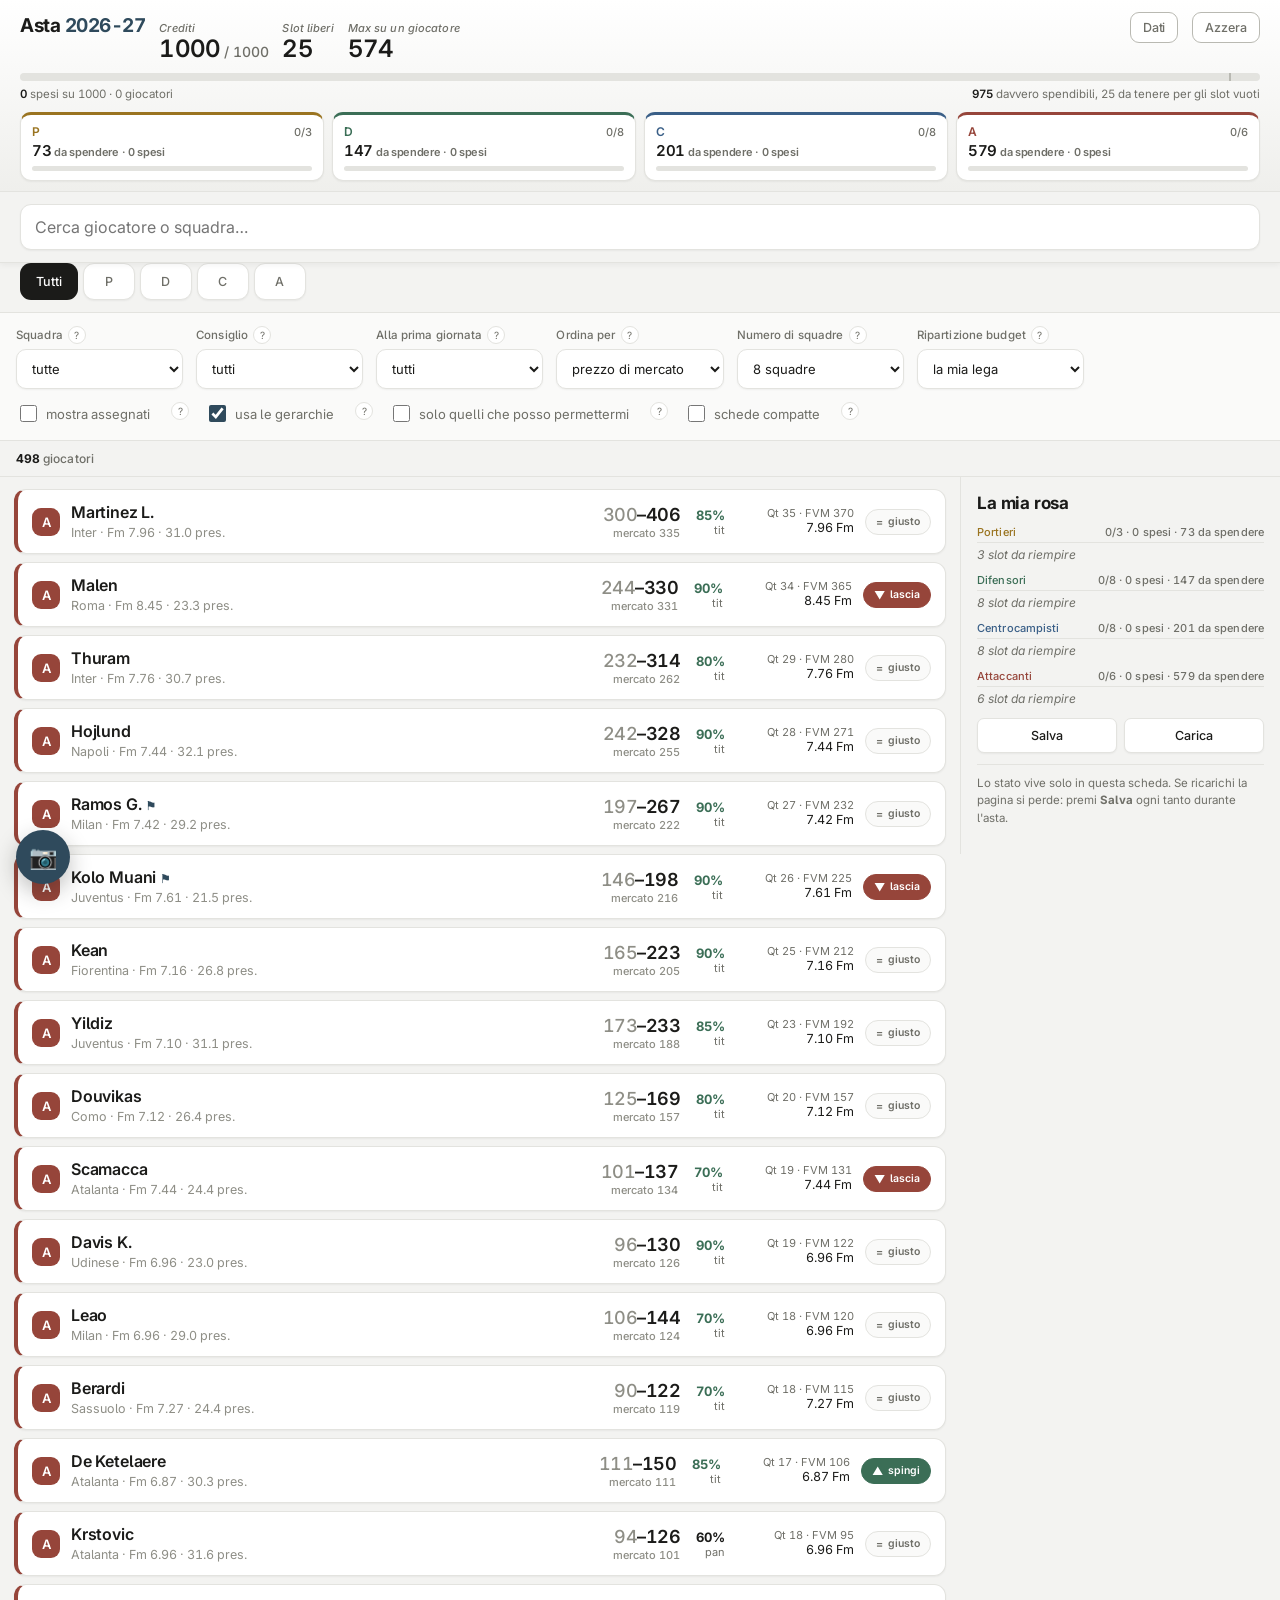
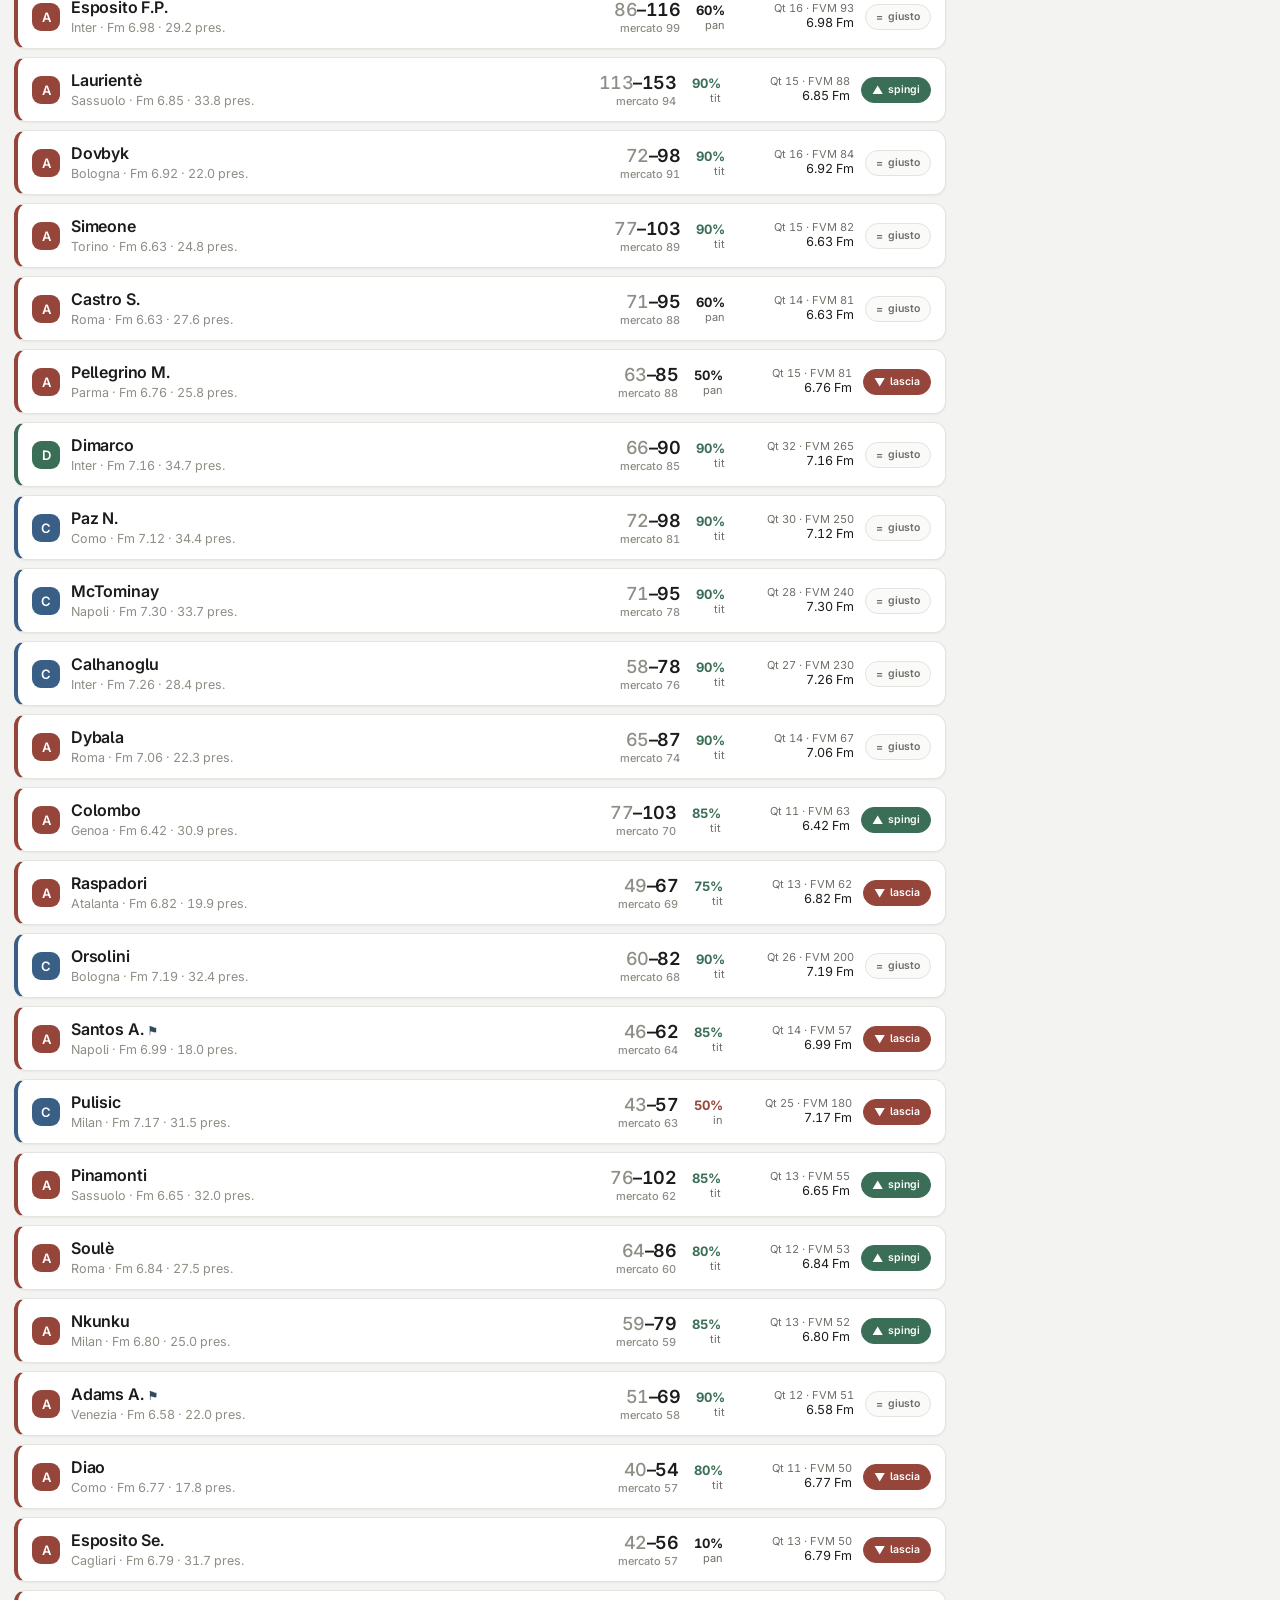
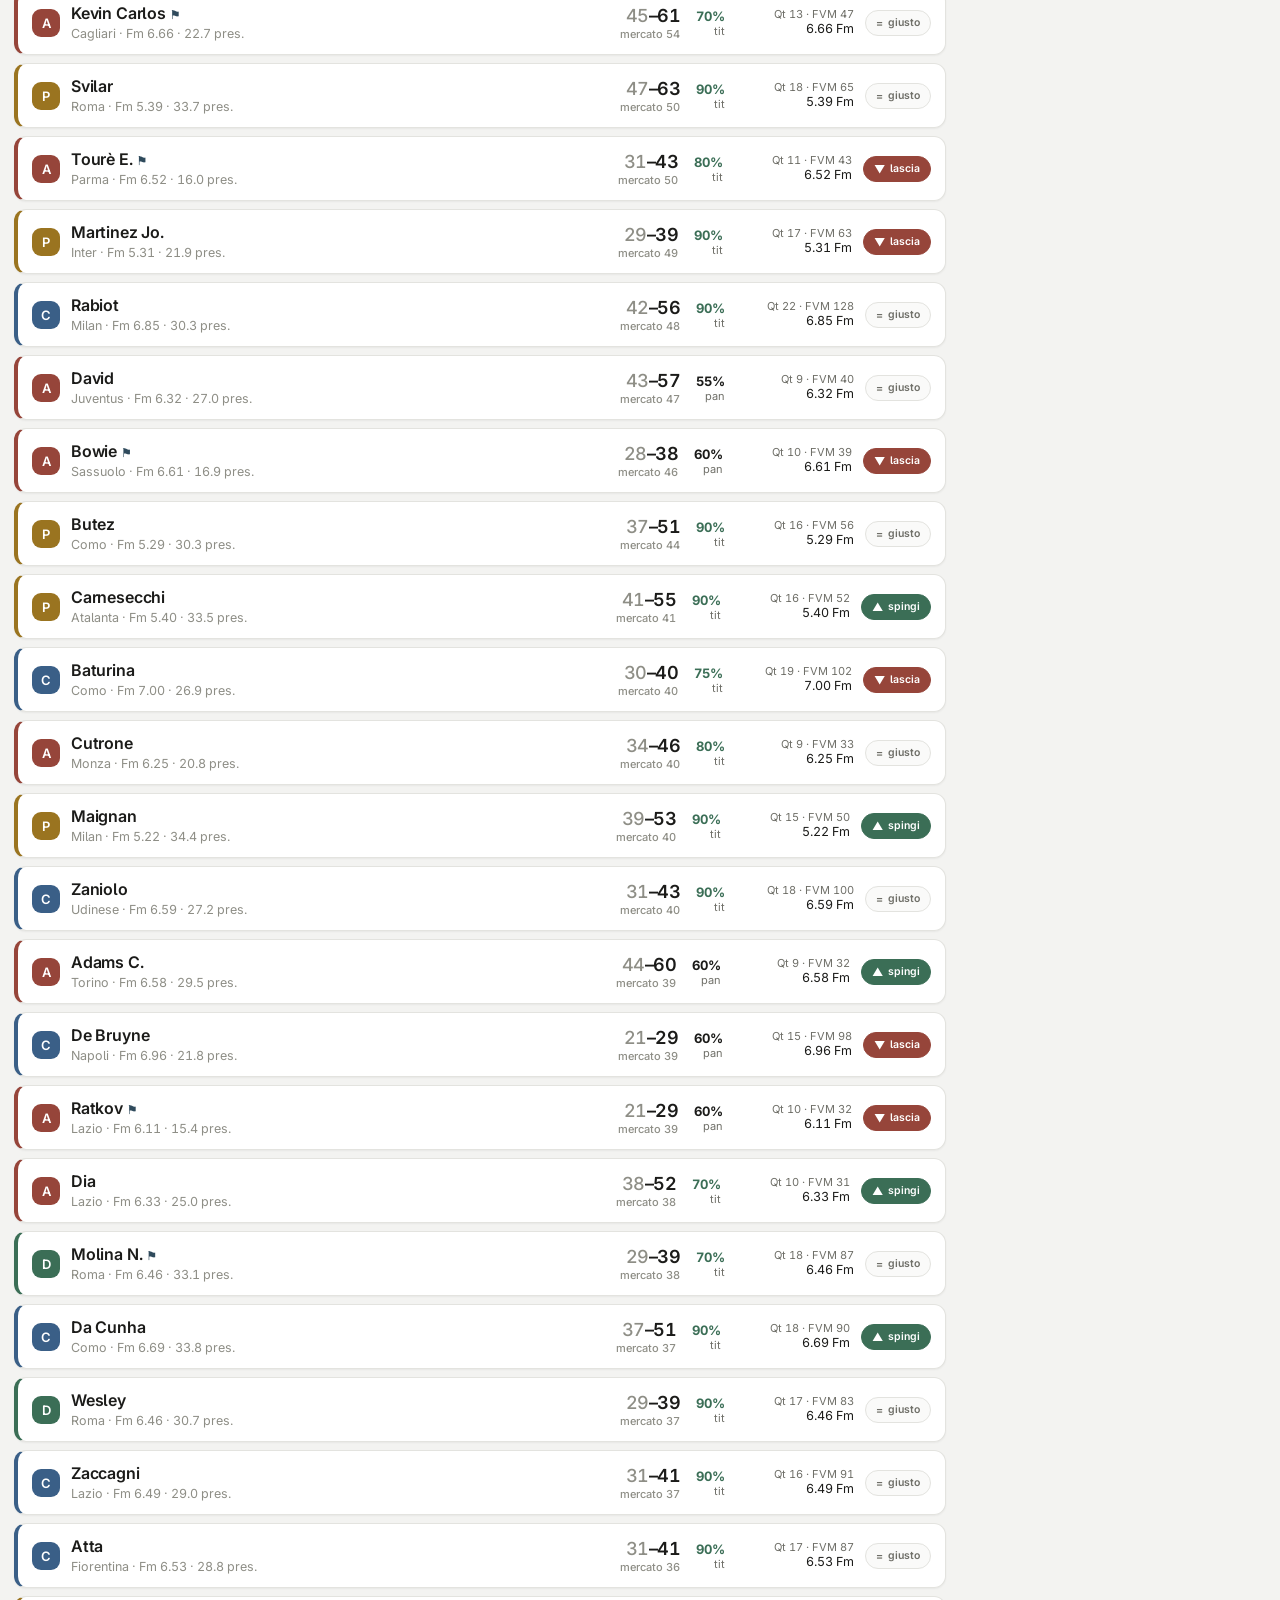
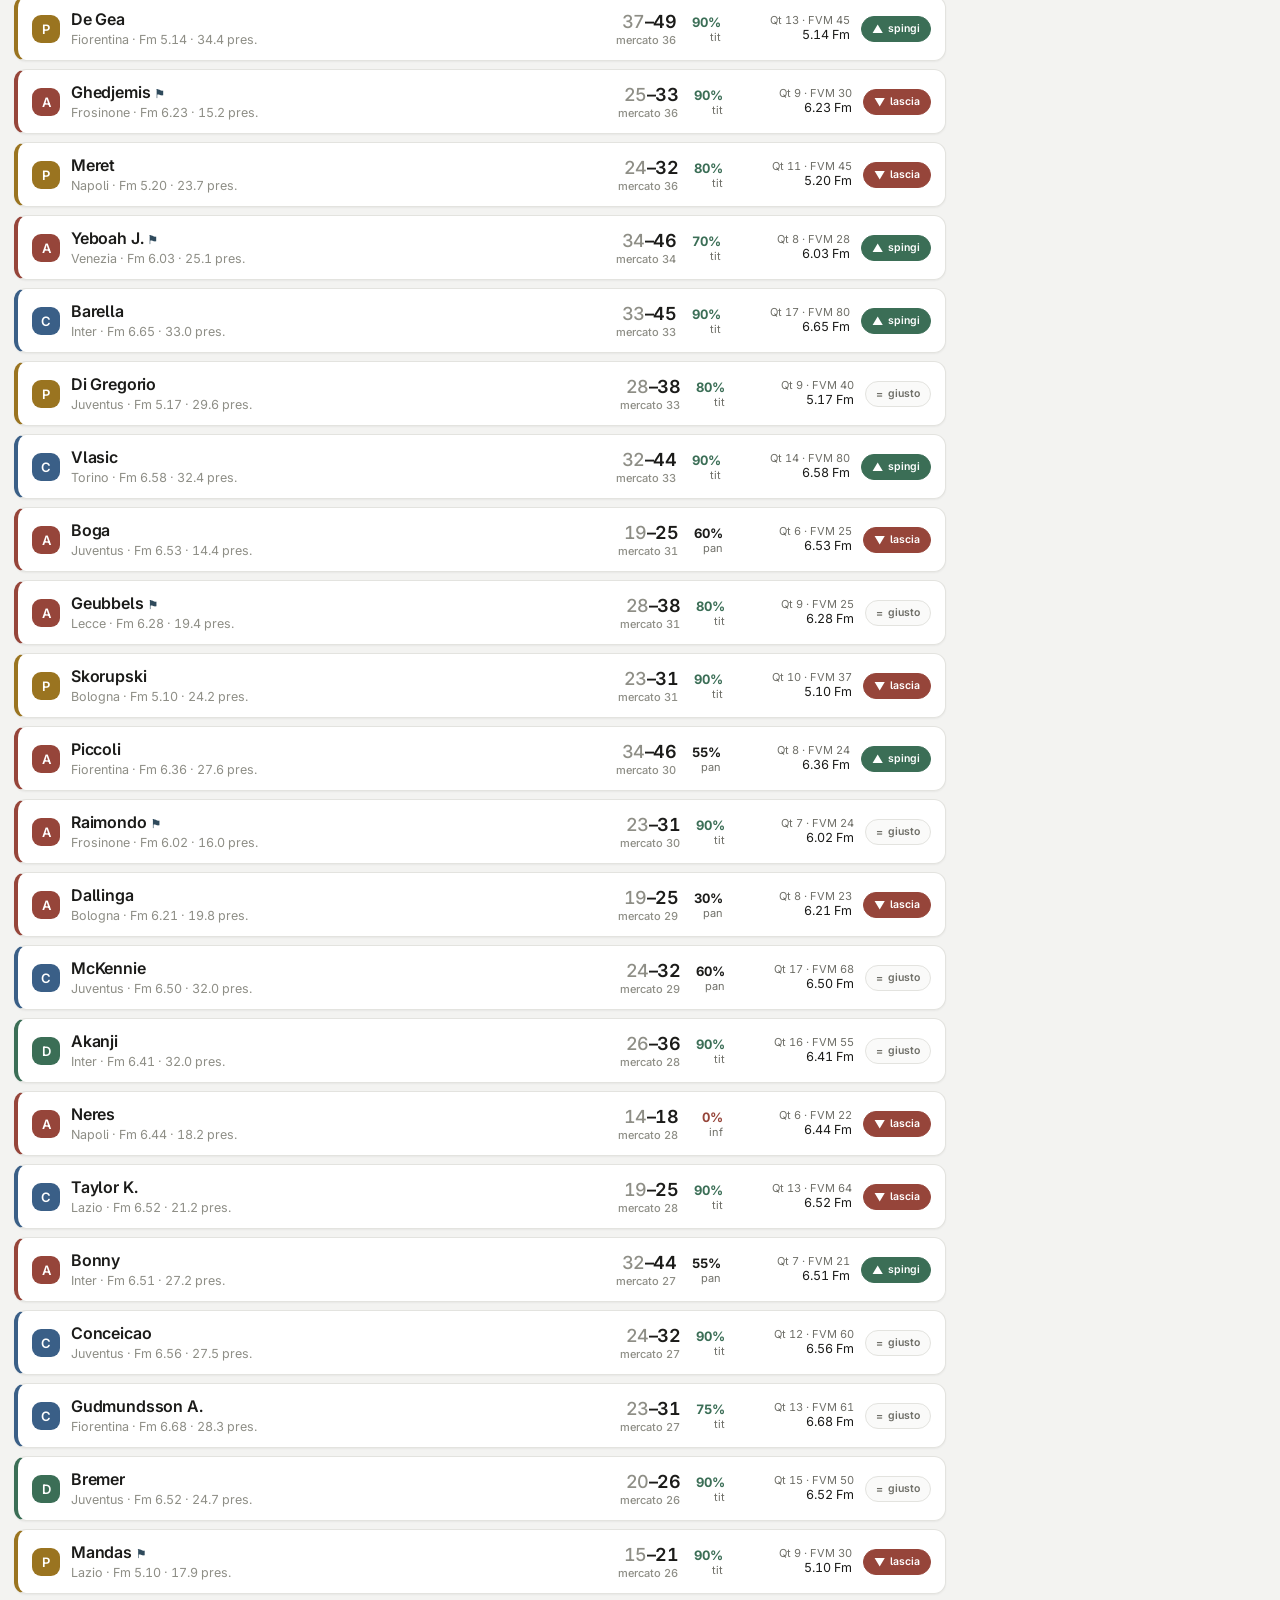
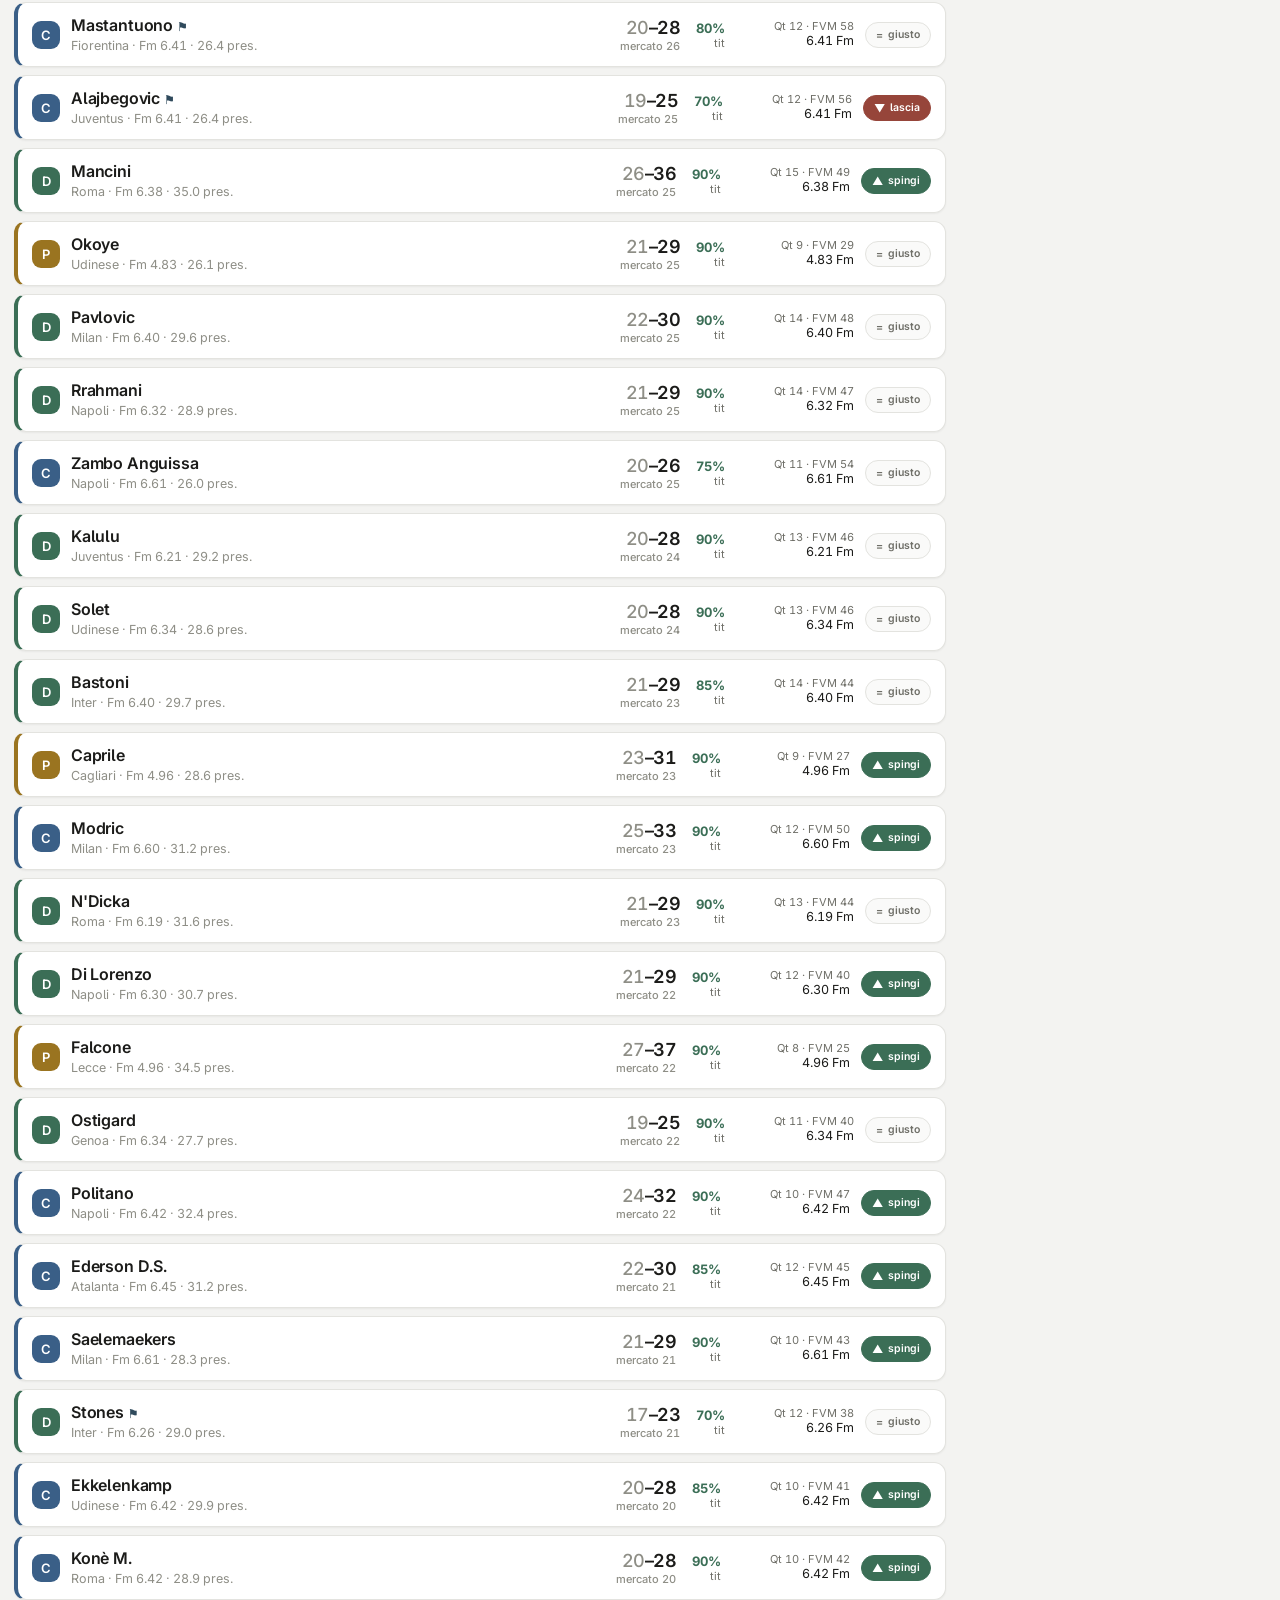
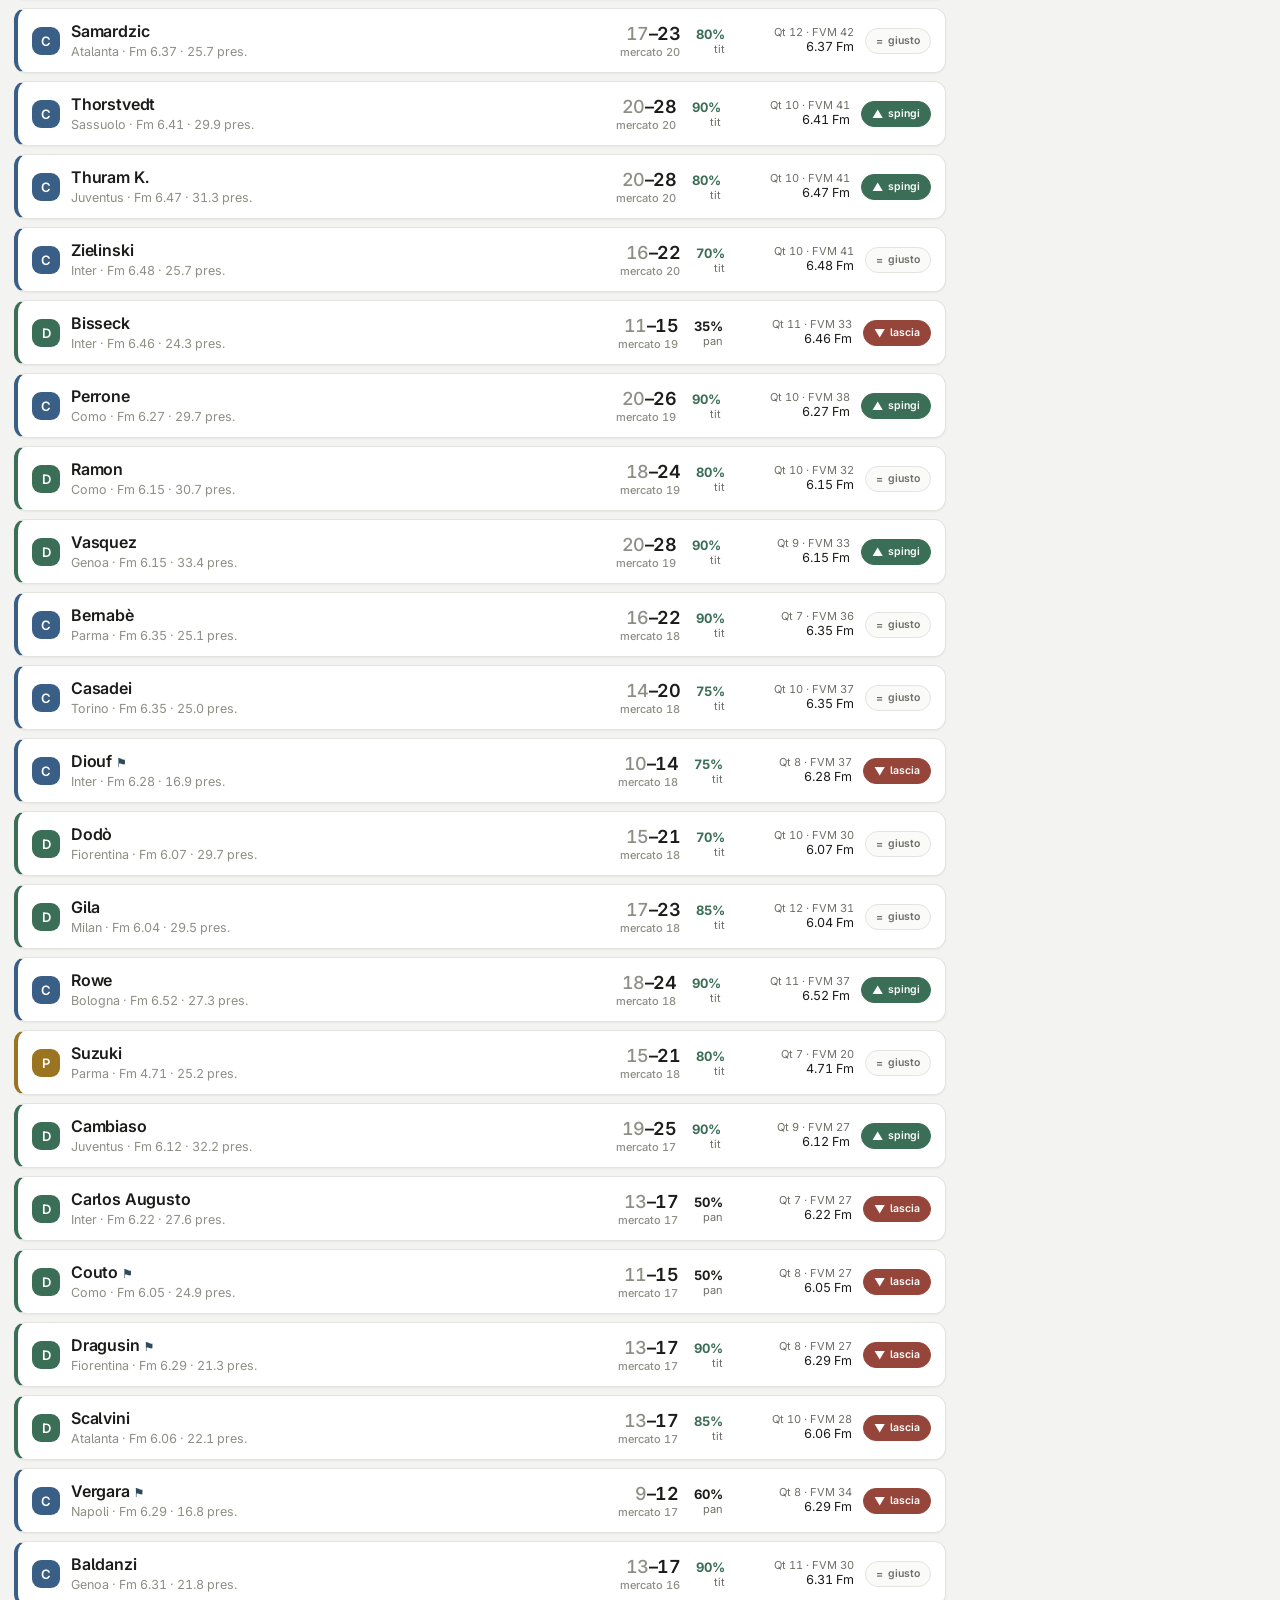
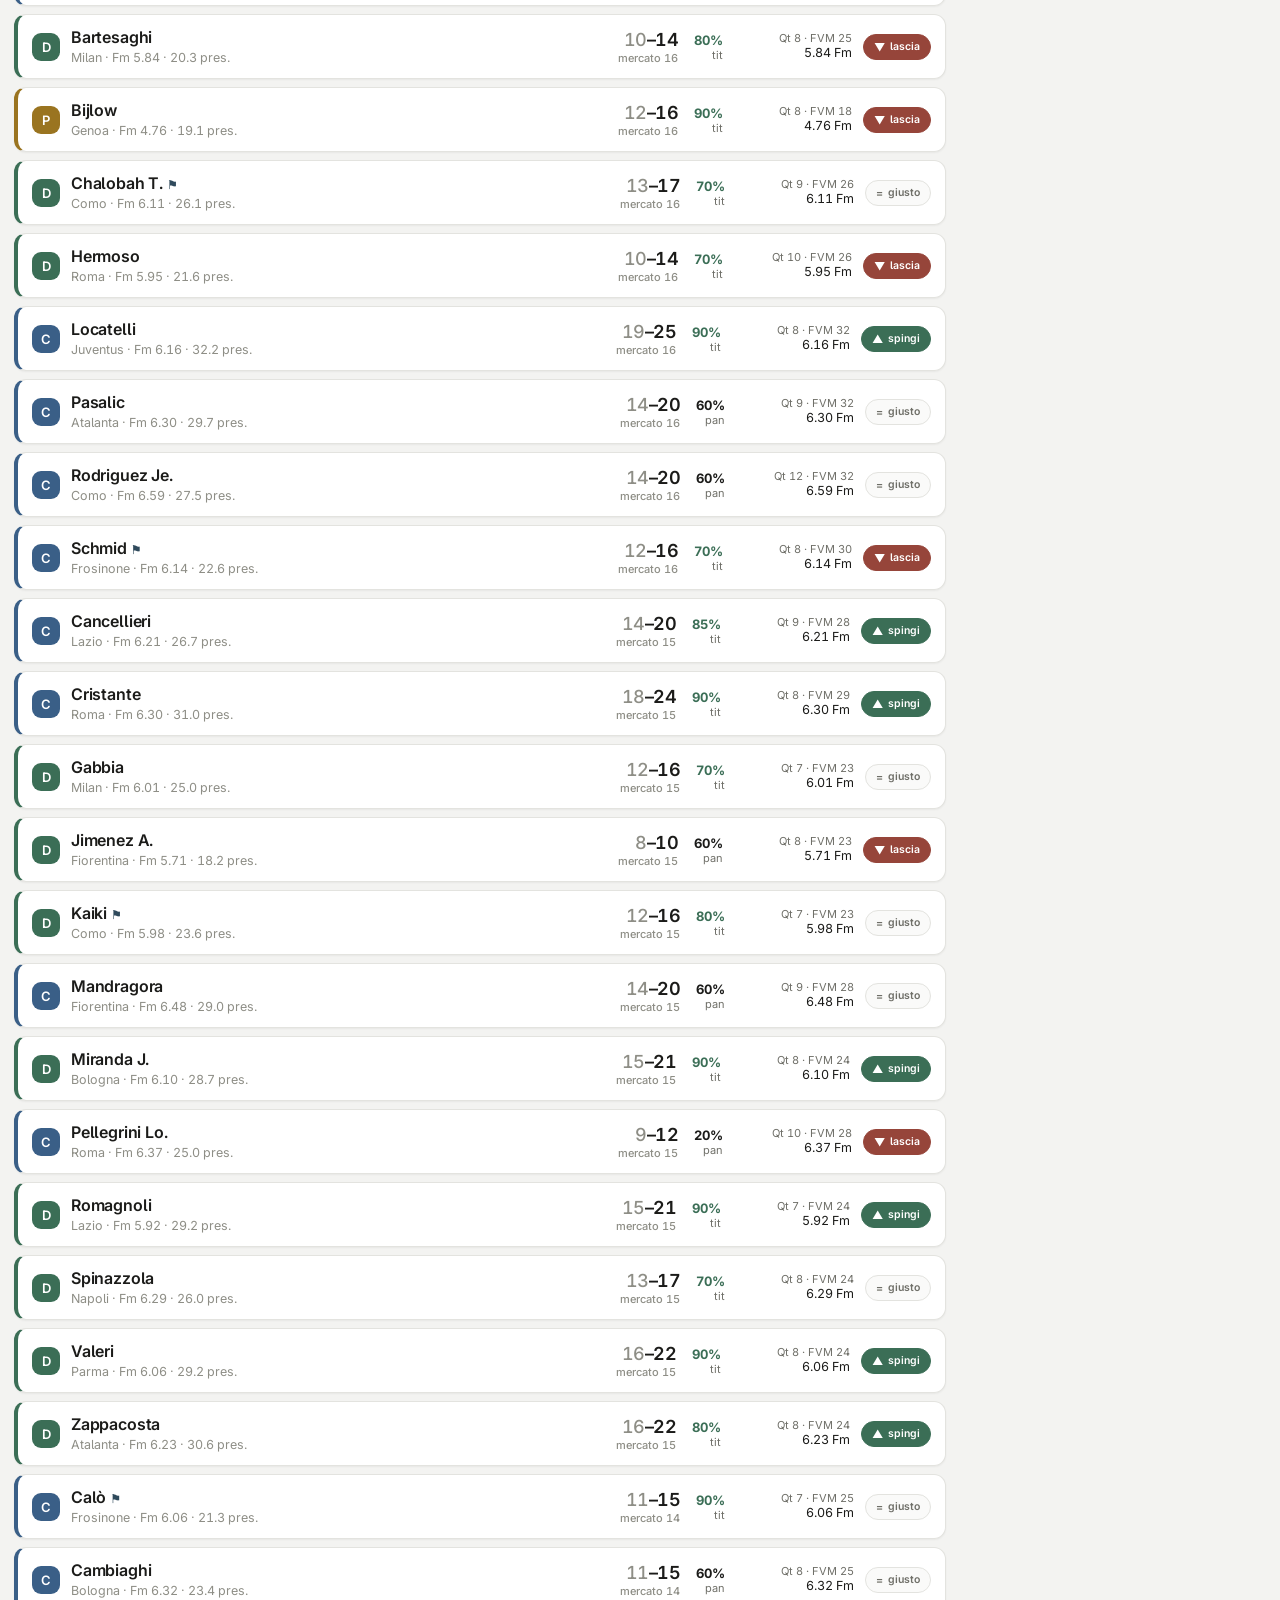
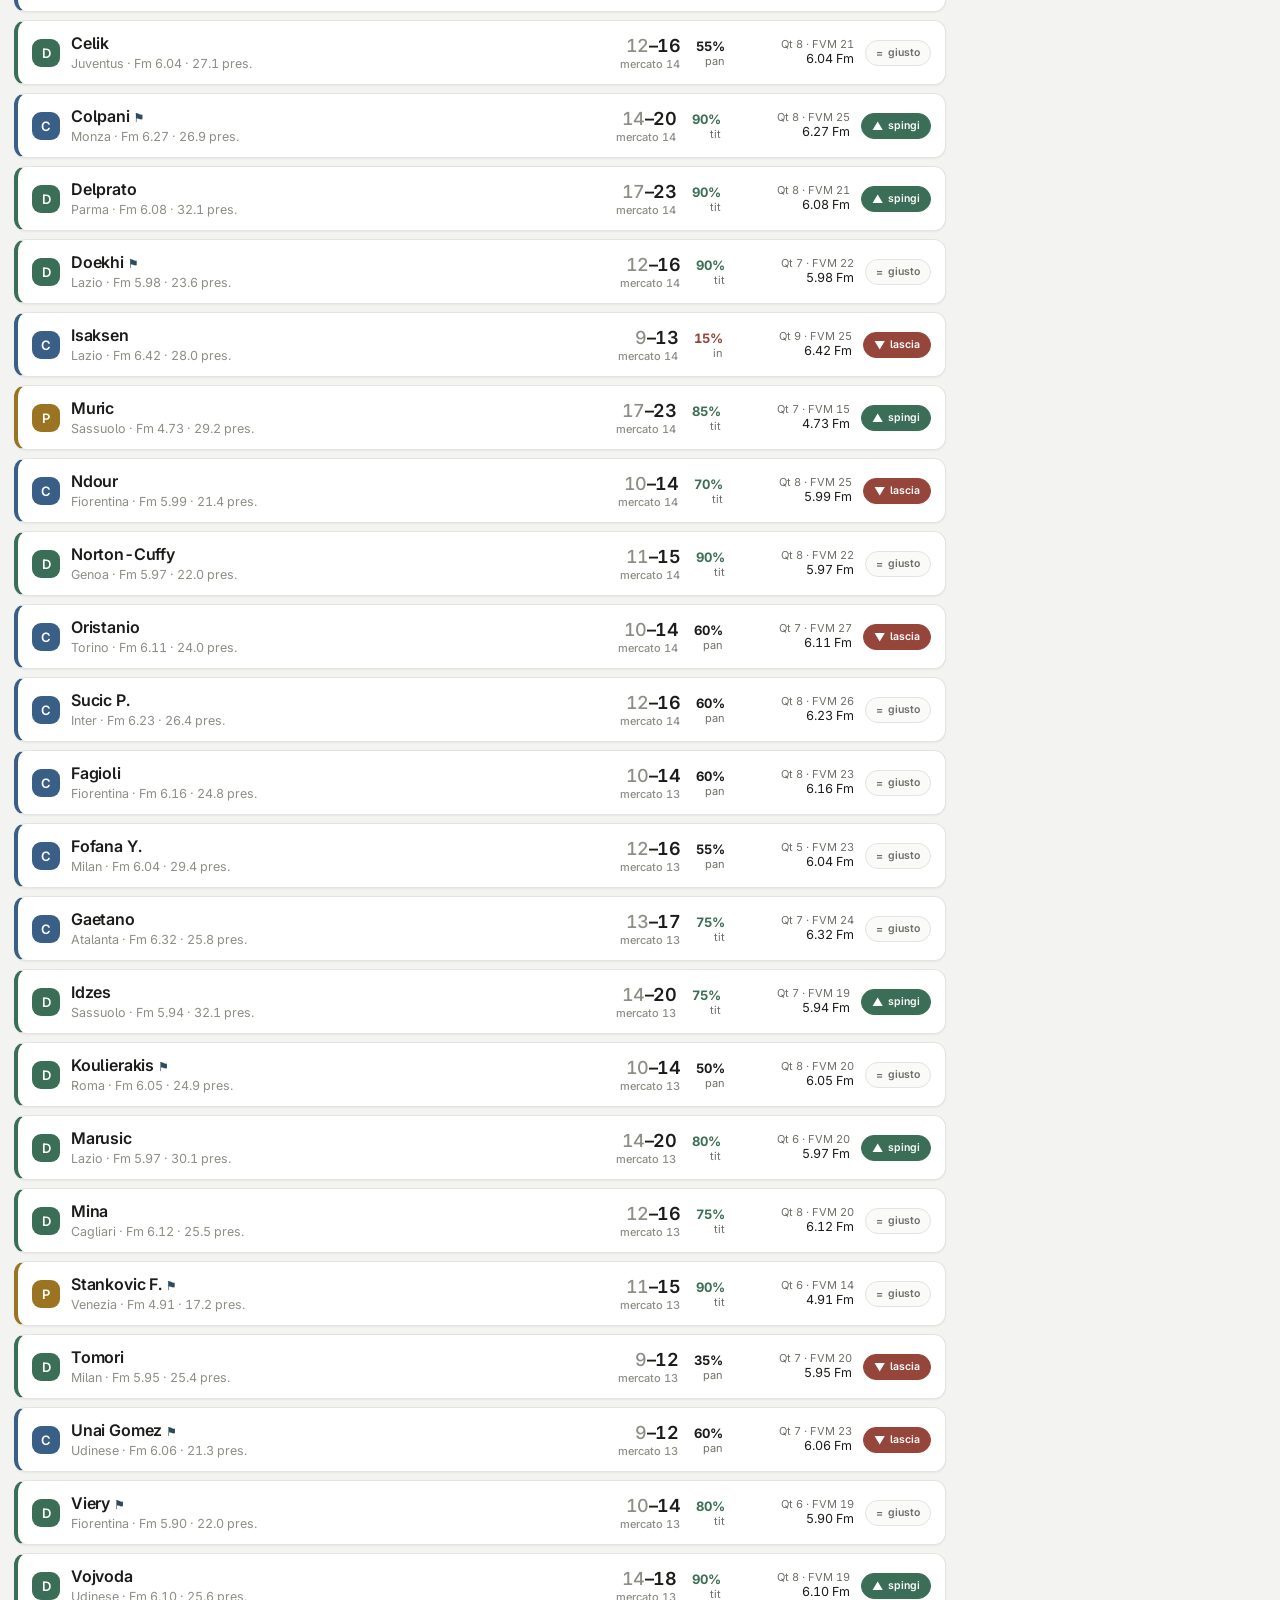
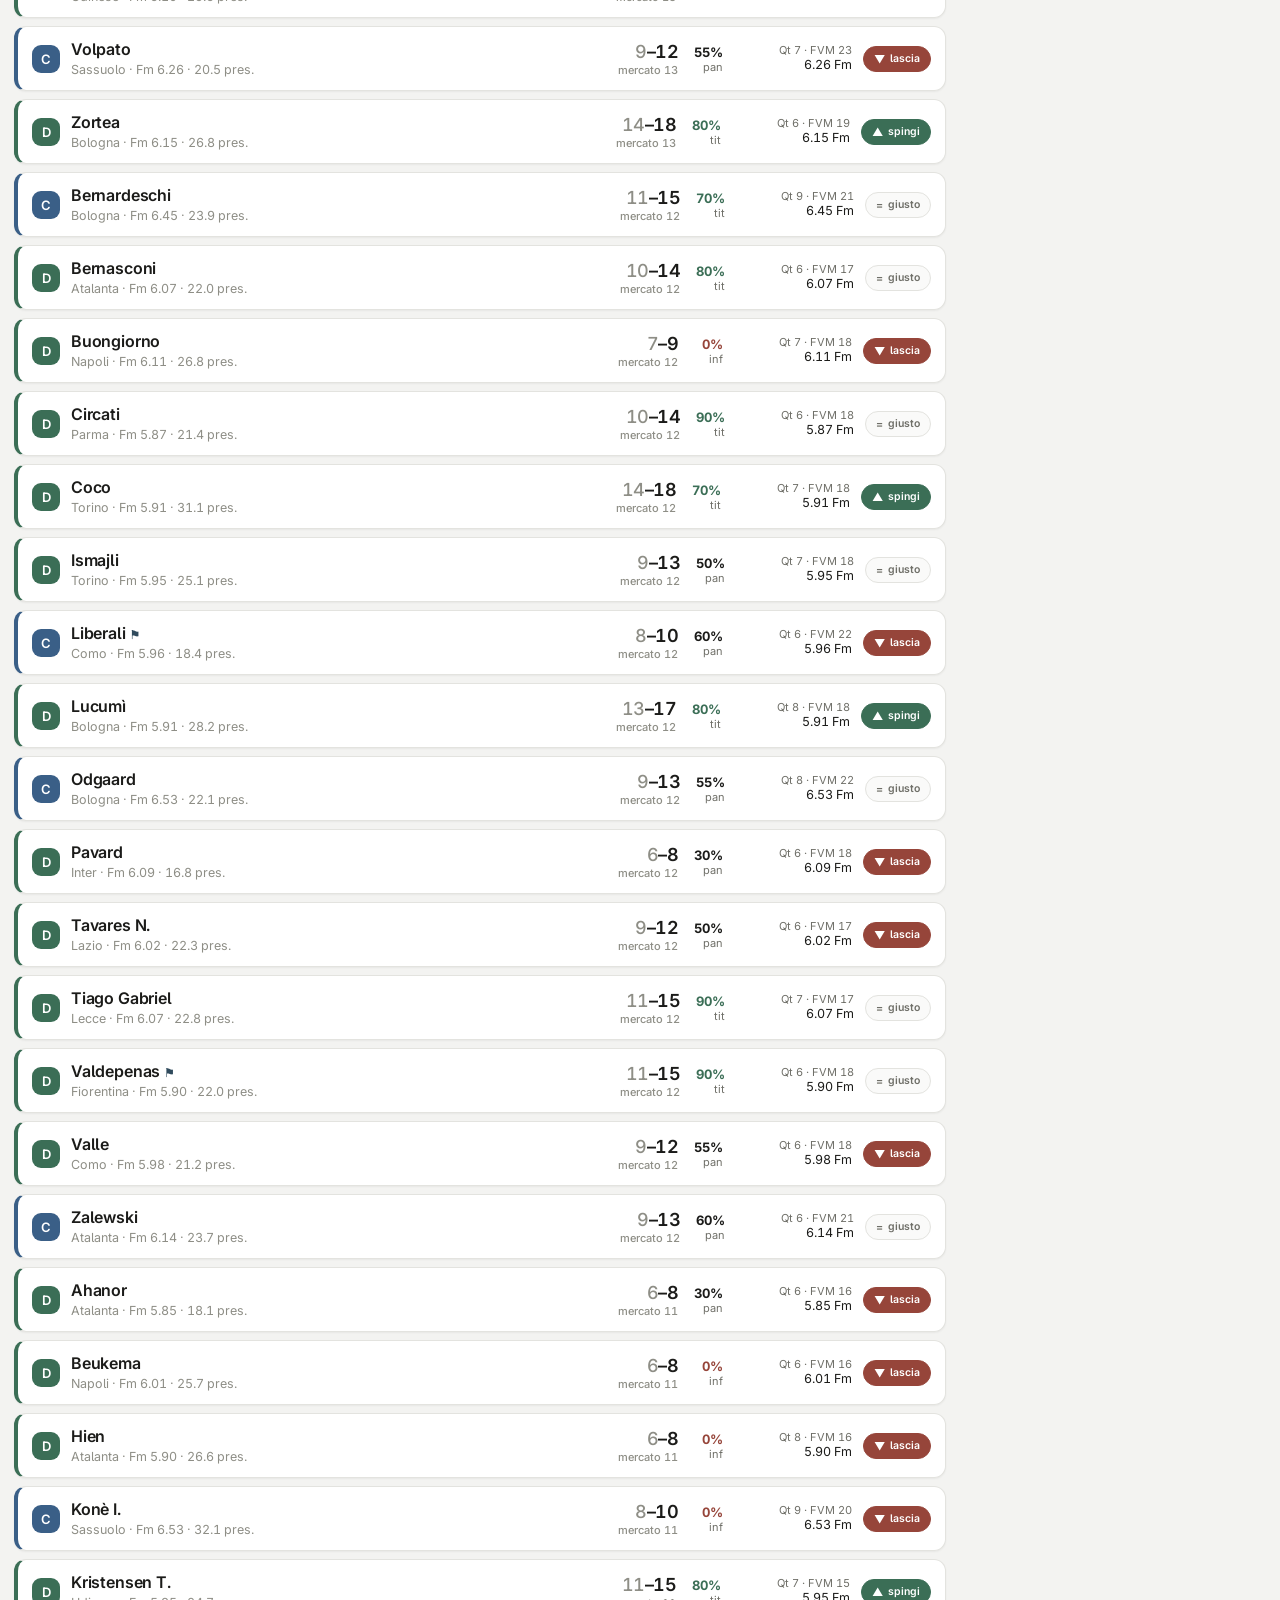
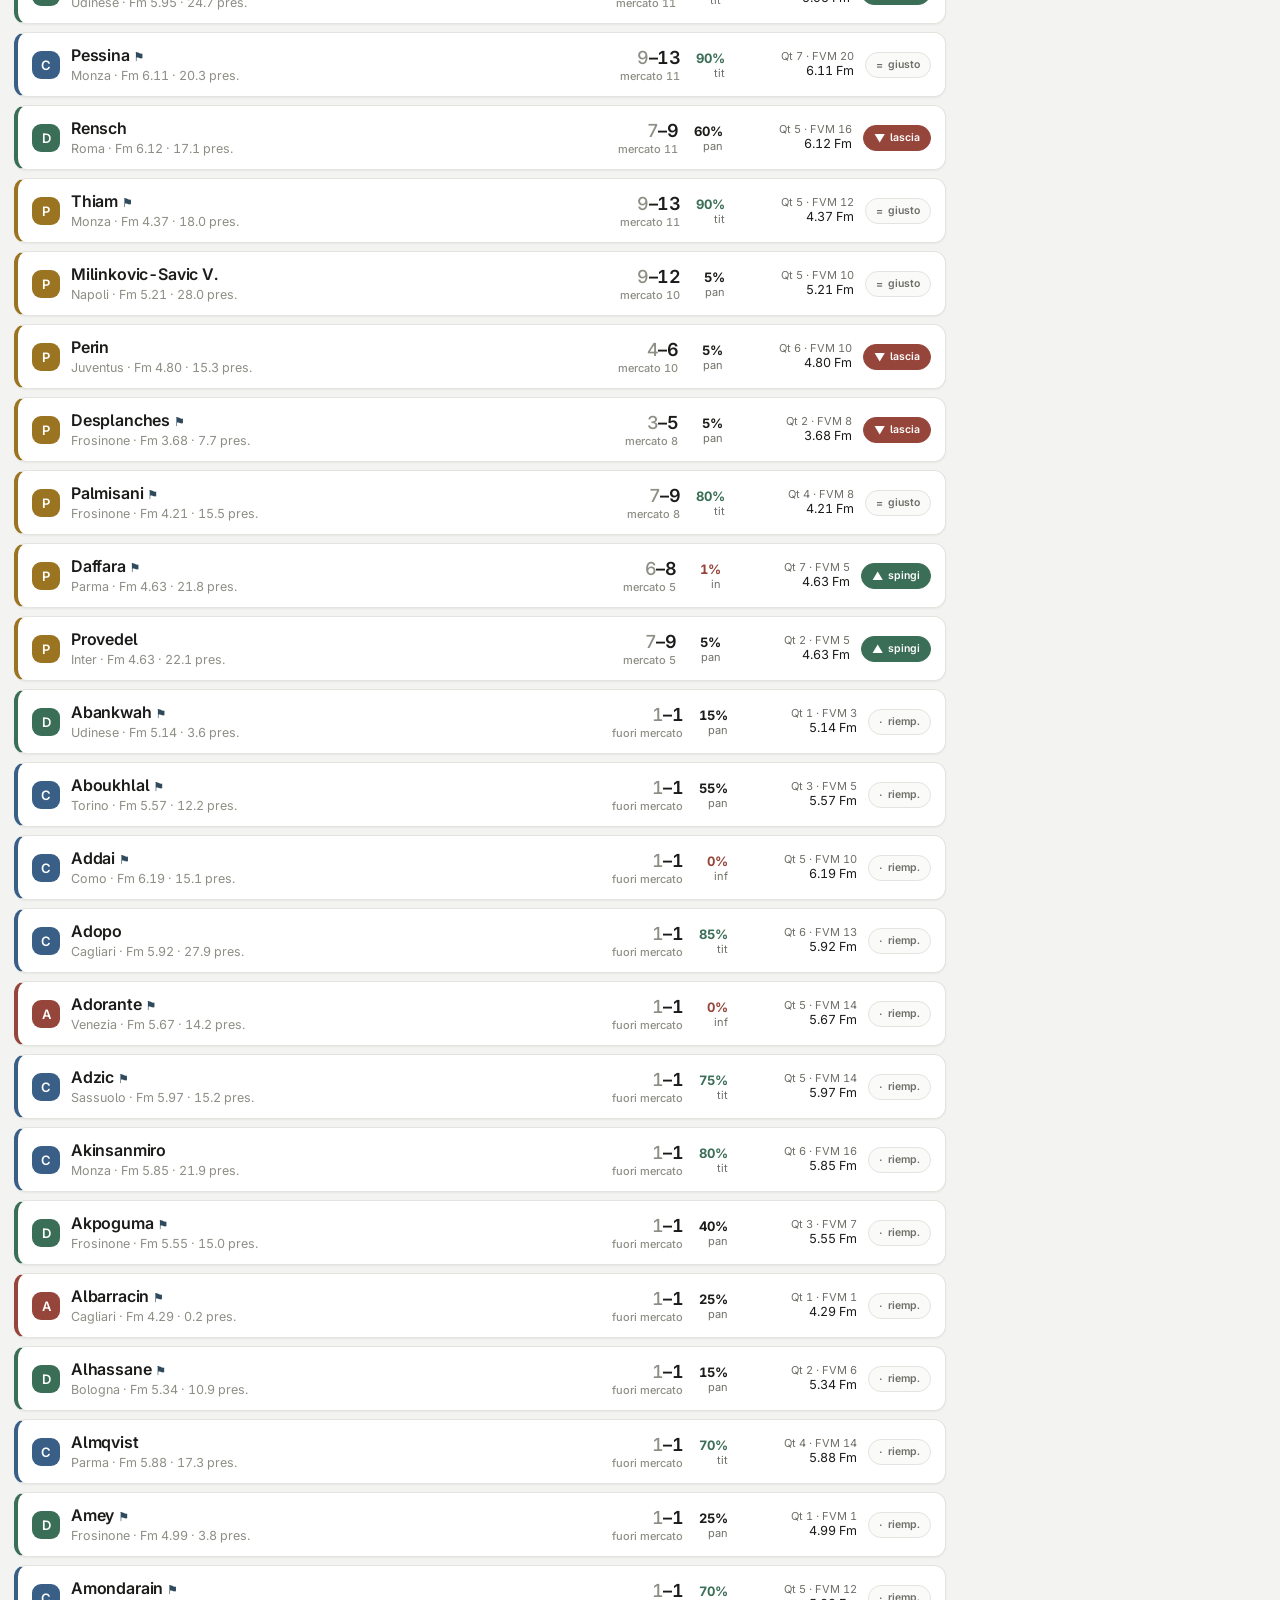
<file: asta_live_2026_27.html>
<!DOCTYPE html>
<html lang="it">
<head>
<meta charset="utf-8">
<meta name="viewport" content="width=device-width,initial-scale=1,viewport-fit=cover">
<meta name="apple-mobile-web-app-capable" content="yes">
<meta name="theme-color" content="#F3F3F1">
<title>Asta 2026-27</title>
<link rel="preconnect" href="https://fonts.googleapis.com">
<link rel="preconnect" href="https://fonts.gstatic.com" crossorigin>
<link href="https://fonts.googleapis.com/css2?family=Inter:wght@400;500;600;700&display=swap" rel="stylesheet">
<style>
:root{
  /* Una scala di grigi appena tiepidi, sei gradini dal fondo al testo.
     La profondità viene dai toni, non dai colori. Un solo accento, scuro. */
  --g0:#F3F3F1;   /* fondo */
  --g1:#FAFAF9;   /* superfici incassate */
  --g2:#FFFFFF;   /* schede */
  --g3:#EFEFEC;   /* fasce */
  --g4:#E3E3DF;   /* contorni */
  --g5:#B9B9B2;   /* contorni marcati */

  --ink:var(--g0); --surf:var(--g2); --surf2:var(--g1); --line:var(--g4);
  --txt:#1B1B19;  --mut:#6F6F68;  --mut2:#8E8E86;
  --gold:#2F4A5C;                 /* l'accento: blu ardesia, sobrio */

  /* ruoli desaturati: si distinguono senza gridare */
  --P:#9A7420; --D:#3B6E56; --C:#3A5F87; --A:#96453A;
  --pos:#3B6E56; --neg:#96453A;

  --ombra:0 1px 2px rgba(27,27,25,.05);
  --ombra2:0 10px 30px rgba(27,27,25,.13);
  --sans:'Inter',system-ui,-apple-system,'Segoe UI',Roboto,sans-serif;
  --mono:var(--sans);
  --disp:var(--sans);
}
*{box-sizing:border-box;-webkit-tap-highlight-color:transparent}
html,body{margin:0;padding:0;height:100%;overscroll-behavior:none}
body{background:var(--ink);color:var(--txt);font-family:var(--sans);font-size:15px;
  -webkit-font-smoothing:antialiased;user-select:none;
  font-feature-settings:'tnum' 1,'cv05' 1}
button,input,select{font-family:inherit;font-size:inherit;color:inherit}
button{cursor:pointer}

/* ---------- barra alta ---------- */
.testa{position:sticky;top:0;z-index:30;background:var(--ink);
  box-shadow:0 2px 6px rgba(27,27,25,.05)}
.top{padding:14px 16px 12px;
  background:linear-gradient(180deg,#FFFFFF 0%,var(--g3) 100%);
  border-bottom:1px solid var(--g4)}
.tline{display:flex;align-items:baseline;gap:14px;flex-wrap:wrap}
.brand{font-family:var(--disp);font-size:21px;font-weight:800;letter-spacing:-.015em;color:var(--txt)}
.brand em{font-style:normal;color:var(--gold)}
.big{font-family:var(--mono);font-weight:700;font-size:25px;color:var(--txt);line-height:1}
.big small{font-size:10px;color:var(--mut);font-weight:600;letter-spacing:.01em;text-transform:none;
  display:block;margin-bottom:3px}
.tspace{flex:1}
.reset{background:var(--g2);border:1px solid var(--g5);color:var(--mut);
  border-radius:9px;padding:7px 12px;font-family:var(--mono);font-size:11px;font-weight:600;
  letter-spacing:.005em;text-transform:none}
.reset:hover{background:#fff;border-color:var(--gold);color:var(--gold)}

/* ---------- budget per ruolo ---------- */
/* crediti totali */
.tbar{position:relative;height:8px;background:var(--g4);border-radius:5px;margin-top:12px;
  overflow:hidden}
.tbar i{display:block;height:100%;background:var(--txt);border-radius:5px;transition:width .25s}
.tbar i.over{background:var(--neg)}
.tbar u{position:absolute;top:0;bottom:0;width:2px;background:var(--g5);text-decoration:none}
.tnote{display:flex;justify-content:space-between;gap:10px;margin-top:6px;
  font-size:11.5px;color:var(--mut)}
.tnote b{color:var(--txt);font-weight:600}
.tnote .alert{color:var(--neg);font-weight:600}
.apri{display:none;background:var(--g2);border:1px solid var(--g5);color:var(--mut);
  border-radius:9px;padding:6px 11px;font-size:11.5px;font-weight:500}
.apri[aria-expanded="true"]{border-color:var(--gold);color:var(--gold)}
.top.chiusa .roles{display:none}
.tsum{border:none;background:none;padding:0;width:100%;text-align:left;display:block;color:inherit}

.roles{display:grid;grid-template-columns:repeat(4,1fr);gap:8px;margin-top:11px}
.rb{background:var(--surf);border:1px solid var(--g4);border-radius:11px;padding:9px 11px;
  border-top:3px solid var(--rc);box-shadow:var(--ombra)}
.rb .rt{display:flex;justify-content:space-between;align-items:baseline;
  font-family:var(--mono);font-size:10px;letter-spacing:.01em;text-transform:none;color:var(--mut)}
.rb .rt b{color:var(--rc);font-size:12px}
.rb .rv{font-family:var(--mono);font-size:15px;margin-top:2px}
.rb .rv i{font-style:normal;color:var(--mut);font-size:11px}
.rb .bar{height:5px;background:var(--g4);border-radius:3px;margin-top:6px;overflow:hidden}
.rb .bar i{display:block;height:100%;background:var(--rc);transition:width .25s}
.rb .bar i.over{background:var(--neg)}

/* ---------- filtri ---------- */
.fil{display:flex;gap:8px;padding:12px 16px;align-items:center;flex-wrap:wrap;
  background:var(--ink);border-bottom:1px solid var(--line)}
#q{flex:1;min-width:180px;background:var(--surf);border:1px solid var(--line);border-radius:11px;
  padding:12px 14px;font-size:16px;box-shadow:var(--ombra)}
#q:focus{outline:2px solid var(--gold);outline-offset:1px}
.segbar{background:var(--ink);border-bottom:1px solid var(--line);padding:0 16px 12px}
.seg{display:flex;gap:5px}
.seg button{background:var(--surf);border:1px solid var(--line);color:var(--mut);border-radius:11px;
  padding:10px 15px;font-family:var(--mono);font-size:13px;font-weight:700;box-shadow:var(--ombra)}
.seg button[aria-pressed="true"]{background:var(--txt);color:#fff;border-color:var(--txt);
  box-shadow:none}
.seg button[data-r][aria-pressed="true"]{color:#fff;border-color:transparent}
.seg button[data-r="P"][aria-pressed="true"]{background:var(--P)}
.seg button[data-r="D"][aria-pressed="true"]{background:var(--D)}
.seg button[data-r="C"][aria-pressed="true"]{background:var(--C)}
.seg button[data-r="A"][aria-pressed="true"]{background:var(--A)}
.chk{display:flex;align-items:center;gap:6px;color:var(--mut);font-size:13px}
.chk input{accent-color:var(--gold);width:17px;height:17px}
.fil select{background:var(--surf);border:1px solid var(--line);color:var(--mut);border-radius:8px;
  padding:9px 10px;font-size:12.5px}
.fil select:focus{outline:2px solid var(--gold);outline-offset:1px}

/* ---------- corpo ---------- */
/* Una colonna sola per difetto: la rosa di fianco è un lusso da PC.
   Prima la traccia da 320px restava riservata anche sul telefono, dove
   il viewport è 390: alla lista ne avanzavano 70. */
.body{display:grid;grid-template-columns:minmax(0,1fr);gap:0;align-items:start}
.fab{display:none;position:fixed;right:16px;bottom:16px;z-index:41;background:var(--txt);color:#fff;
  border:none;border-radius:999px;padding:15px 22px;font-family:var(--mono);font-weight:700;font-size:13px;
  box-shadow:0 8px 22px rgba(27,27,25,.28)}
.scrim{display:none;position:fixed;inset:0;z-index:39;background:rgba(27,27,25,.38)}
.scrim.on{display:block}
/* tasto lettura prezzi da fotocamera: sempre visibile, su telefono come su PC,
   sull'angolo opposto alla Rosa per non sovrapporsi */
.fabocr{display:flex;align-items:center;justify-content:center;position:fixed;left:16px;bottom:16px;
  z-index:42;width:54px;height:54px;background:var(--gold);color:#fff;border:none;border-radius:50%;
  font-size:23px;line-height:1;box-shadow:0 8px 22px rgba(27,27,25,.28)}
.fabocr:active{transform:translateY(1px)}
.opzbtn{display:none;background:var(--surf);border:1px solid var(--line);color:var(--mut);
  border-radius:10px;padding:10px 14px;font-family:var(--mono);font-size:12.5px;font-weight:600;
  box-shadow:var(--ombra)}
.opzbtn[aria-expanded="true"]{border-color:var(--gold);color:var(--gold)}

/* ---------- pannello filtri ---------- */
#opz{display:grid;grid-template-columns:repeat(auto-fit,minmax(158px,1fr));gap:11px 13px;
  padding:14px 16px 15px;border-bottom:1px solid var(--line);background:var(--surf2)}
.fld{display:block;min-width:0}
.fld u{display:block;text-decoration:none;font-family:var(--mono);font-size:9.5px;letter-spacing:.01em;
  text-transform:none;color:var(--mut);margin-bottom:4px}
.fld select{width:100%;background:var(--surf);border:1px solid var(--line);color:var(--txt);
  border-radius:10px;padding:10px 11px;font-size:13px;box-shadow:var(--ombra)}
.fld select:focus-visible,#q:focus-visible{outline:2px solid var(--gold);outline-offset:1px}
.fld select.on{border-color:var(--gold);color:var(--gold)}
.flags{grid-column:1/-1;display:flex;gap:16px;flex-wrap:wrap;padding-top:2px}

/* ---------- il punto interrogativo ---------- */
.qm{width:18px;height:18px;flex:none;border-radius:50%;border:1px solid var(--line);
  background:#fff;color:var(--mut);font-family:var(--mono);font-size:10px;line-height:1;
  padding:0;display:inline-flex;align-items:center;justify-content:center;margin-left:5px;
  vertical-align:middle}
.qm:hover{border-color:var(--gold);color:var(--gold)}
.fld u .qm{transform:translateY(-1px)}
.card.sm{max-width:440px}
#spTxt p{margin:0 0 10px;font-size:14px;line-height:1.6;color:var(--txt)}
#spTxt p:last-of-type{margin-bottom:0}
#spTxt b{color:var(--gold);font-weight:600}
#spTxt table{width:100%;margin:4px 0 12px}
#spTxt .quando{margin-top:12px;padding-top:11px;border-top:1px solid var(--line);
  font-size:13px;color:var(--mut);line-height:1.55}
#spTxt .quando b{color:var(--txt)}

/* ---------- filtri attivi ---------- */
.chips{display:flex;gap:7px;padding:10px 16px;flex-wrap:wrap;align-items:center;
  background:var(--ink);border-bottom:1px solid var(--line)}
.count{font-family:var(--mono);font-size:11px;letter-spacing:.005em;text-transform:none;
  color:var(--mut);margin-right:3px}
.count b{color:var(--txt)}
.chip{display:inline-flex;align-items:center;gap:6px;background:var(--surf);border:1px solid var(--line);
  border-radius:999px;padding:5px 8px 5px 12px;font-size:12px;color:var(--txt);box-shadow:var(--ombra)}
.chip u{text-decoration:none;color:var(--mut);font-family:var(--mono);font-size:9.5px;
  letter-spacing:.005em;text-transform:none}
.chip button{background:none;border:none;color:var(--mut);font-size:15px;line-height:1;padding:0 2px}
.chip button:hover{color:var(--neg)}
.chipall{background:none;border:none;color:var(--gold);font-family:var(--mono);font-size:11px;
  letter-spacing:.005em;text-transform:none;padding:5px 4px}

/* ---------- consiglio: era una barra muta, ora si legge ---------- */
.vd{flex:none;display:flex;align-items:center;gap:5px;border-radius:999px;padding:5px 10px;
  font-family:var(--mono);font-size:10px;font-weight:700;letter-spacing:.005em;text-transform:none;
  background:var(--g1);color:var(--mut);border:1px solid var(--line)}
.vd i{font-style:normal;font-size:11px}
.vd.up{color:#fff;border-color:var(--pos);background:var(--pos)}
.vd.dn{color:#fff;border-color:var(--neg);background:var(--neg)}
.vd.eq{color:var(--mut);border-color:var(--g4);background:var(--g1)}
.vd .txt{display:none}

/* ---------- termometro d'asta ---------- */
.trk{flex-basis:100%;margin:4px 0 2px}
.trkbar{position:relative;height:28px;border-radius:9px;overflow:hidden;background:#fff;
  border:1px solid var(--line)}
.trkbar .z{position:absolute;top:0;bottom:0}
.trkbar .z.sotto{background:#E3EDE7}
.trkbar .z.giusto{background:#DFE6EB}
.trkbar .z.sopra{background:#EDF1F3}
.trkbar .z.fuori{background:#F0E0DD}
.trkbar .tick{position:absolute;top:0;bottom:0;width:1px;background:rgba(27,27,25,.28)}
.trkbar .now{position:absolute;top:-2px;bottom:-2px;width:4px;background:var(--txt);border-radius:3px;
  box-shadow:0 0 0 2px #fff;transition:left .12s}
.trkbar .now.over{background:var(--neg)}
.trklab{position:relative;height:14px;margin-top:3px;font-family:var(--mono);font-size:9.5px;
  letter-spacing:.005em;text-transform:none;color:var(--mut)}
.trklab span{position:absolute;transform:translateX(-50%);white-space:nowrap}
.trklab span.g{color:var(--gold);font-weight:700}
.trklab span.r{color:var(--neg)}
.trkmsg{font-family:var(--mono);font-size:11px;margin-top:6px;color:var(--mut)}
.trkmsg b{color:var(--txt)}
.big small .sm{display:none}
.big em{font-style:normal;font-size:14px;font-weight:500;color:var(--mut);letter-spacing:-.01em}
.extra{display:none;flex:none;width:118px;text-align:right;font-family:var(--mono);font-size:11px;
  color:var(--mut);line-height:1.35}
.extra i{display:block;font-style:normal;color:var(--txt);font-size:12.5px}

/* ---------- lista ---------- */
.list{padding:10px 12px 120px;display:flex;flex-direction:column;gap:9px}
.crd{background:var(--surf);border:1px solid var(--line);border-left:4px solid var(--rc);
  border-radius:12px;overflow:hidden;box-shadow:var(--ombra);transition:box-shadow .15s,transform .15s}
.crd.aperta{box-shadow:var(--ombra2)}
.crd.presa{background:var(--g1);box-shadow:none}
.row{display:flex;align-items:center;gap:11px;padding:13px 14px}
.row:active{background:var(--surf2)}
.row.taken{opacity:.5}
.rl{width:28px;height:28px;flex:none;border-radius:9px;display:flex;align-items:center;justify-content:center;
  font-size:13px;font-weight:600;color:#fff;letter-spacing:-.01em}

.who{flex:1;min-width:0}
.who b{display:block;font-weight:600;font-size:15.5px;white-space:nowrap;overflow:hidden;text-overflow:ellipsis}
.who span{color:var(--mut);font-size:12.5px;font-family:var(--mono)}
.who .flag{color:var(--gold)}
.rng{text-align:right;flex:none;font-family:var(--mono);min-width:104px}
.rng b{font-size:17px;font-weight:700}
.rng .lo{color:var(--mut)}
.rng small{display:block;font-size:10.5px;letter-spacing:.005em;text-transform:none;color:var(--mut);margin-top:1px}
.rng small.cap{color:var(--gold)}
.rng small.stop{color:var(--neg)}
.mine{font-family:var(--mono);font-size:12px;color:var(--gold);flex:none}
.none{padding:44px 18px;text-align:center;background:var(--surf);border:1px solid var(--line);
  border-radius:14px}
.none b{display:block;font-family:var(--disp);font-size:19px;text-transform:none;
  letter-spacing:.03em;color:var(--txt);margin-bottom:6px}
.none span{color:var(--mut);font-size:13.5px}
.none button{margin-top:14px;background:var(--gold);color:var(--ink);border:none;border-radius:8px;
  padding:11px 18px;font-family:var(--mono);font-size:12px;letter-spacing:.005em;text-transform:none;
  font-weight:600}

/* ---------- barra azione ---------- */
.act{background:var(--surf2);border-top:1px solid var(--line);padding:13px 14px 14px;
  display:flex;gap:9px;align-items:center;flex-wrap:wrap}
.act .lbl{font-family:var(--mono);font-size:11px;color:var(--mut);letter-spacing:.005em;text-transform:none}
.act input{width:92px;background:#fff;border:1.5px solid var(--line);border-radius:10px;
  padding:11px;font-family:var(--mono);font-size:18px;font-weight:700;text-align:center;color:var(--txt)}
.act button{border:1px solid var(--line);background:#fff;border-radius:10px;padding:11px 15px;
  font-family:var(--mono);font-size:12px;letter-spacing:.005em;text-transform:none;font-weight:700;
  color:var(--txt)}
.act .ok{background:var(--gold);color:#fff;border-color:var(--gold)}
.act .ok:active{transform:translateY(1px)}
.act .oth{color:var(--mut)}
.act .del{color:var(--neg);border-color:rgba(242,105,91,.4)}
.act .hint{flex-basis:100%;font-size:12px;color:var(--mut);line-height:1.5}

/* ---------- rosa ---------- */
.rose{border-left:1px solid var(--line);padding:16px;position:sticky;top:0;background:var(--ink)}
.rose h2{font-family:var(--disp);font-size:17px;font-weight:800;letter-spacing:-.01em;margin:0 0 12px}
.grp{margin-bottom:11px}
.gh{display:flex;justify-content:space-between;font-family:var(--mono);font-size:10px;
  letter-spacing:.01em;text-transform:none;color:var(--mut);border-bottom:1px solid var(--line);
  padding-bottom:3px;margin-bottom:4px}
.gi{display:flex;justify-content:space-between;gap:8px;font-size:13px;padding:2px 0}
.gi span:last-child{font-family:var(--mono);color:var(--gold);font-weight:600}
.slotfree{color:var(--mut);font-size:12px;font-style:italic}
.io{display:flex;gap:7px;margin-top:12px}
.io button,.io label{flex:1;text-align:center;background:var(--surf);border:1px solid var(--line);
  box-shadow:var(--ombra);
  border-radius:7px;padding:9px;font-family:var(--mono);font-size:11px;letter-spacing:.005em;
  text-transform:none;cursor:pointer}
.io button:hover,.io label:hover{border-color:var(--gold);color:var(--gold)}
.io input{display:none}
.io .del{color:var(--neg);border-color:var(--neg)}
.soloTel{display:none}
.warn{font-size:11.5px;color:var(--mut);line-height:1.5;margin-top:11px;padding-top:10px;
  border-top:1px solid var(--line)}

/* ---------- scheda statistiche ---------- */
.sheet{position:fixed;inset:0;z-index:60;background:rgba(27,27,25,.42);backdrop-filter:blur(3px);display:none;
  align-items:center;justify-content:center;padding:16px}
.sheet.on{display:flex}
.card{background:var(--surf);border:1px solid var(--line);border-radius:18px;max-width:660px;width:100%;
  max-height:88vh;overflow:auto;padding:22px;box-shadow:var(--ombra2)}
.card h3{font-family:var(--disp);font-size:26px;font-weight:800;margin:0;letter-spacing:-.02em}
.card .sub{color:var(--mut);font-size:13px;margin:3px 0 14px;font-family:var(--mono)}
.kpis{display:grid;grid-template-columns:repeat(auto-fit,minmax(88px,1fr));gap:8px;margin-bottom:15px}
.kpi{background:var(--surf2);border-radius:10px;padding:10px 11px}
.kpi u{display:block;text-decoration:none;font-family:var(--mono);font-size:9.5px;letter-spacing:.01em;
  text-transform:none;color:var(--mut)}
.kpi b{font-family:var(--mono);font-size:19px;font-weight:700}
.kpi i{font-style:normal;font-size:11px;color:var(--mut);font-family:var(--mono)}
.card table{width:100%;border-collapse:collapse;font-family:var(--mono);font-size:12.5px}
.card th{text-align:right;color:var(--mut);font-size:9.5px;letter-spacing:.01em;text-transform:none;
  padding:5px 6px;border-bottom:1px solid var(--line)}
.card th:first-child,.card th:nth-child(2),.card td:first-child,.card td:nth-child(2){text-align:left}
.card td{text-align:right;padding:6px 6px;border-bottom:1px solid var(--g4)}
.card tr:last-child td{border:none}
.close{margin-top:16px;width:100%;background:var(--txt);color:#fff;border:none;border-radius:10px;
  padding:14px;font-family:var(--mono);font-size:12px;font-weight:700;letter-spacing:.005em;
  text-transform:none}
.pctbar{height:4px;background:var(--g4);border-radius:2px;margin-top:4px;overflow:hidden}
.pctbar i{display:block;height:100%;background:var(--gold)}
.ger{flex:none;font-family:var(--mono);font-size:11px;width:34px;text-align:right;color:var(--mut)}
.ger b{font-weight:700}
.ger b{display:block;font-size:13px;color:var(--txt)}
.ger.t b{color:var(--D)}
.ger.ko b{color:var(--neg)}
.imp{display:grid;gap:14px}
.imp section{background:var(--surf2);border-radius:10px;padding:12px}
.imp h4{margin:0 0 4px;font-size:14px}
.imp p{margin:0 0 8px;font-size:12.5px;color:var(--mut);line-height:1.5}
.imp textarea{width:100%;height:70px;background:#fff;border:1px solid var(--line);
  border-radius:8px;padding:9px;font-family:var(--mono);font-size:11.5px;resize:vertical}
.imp .riga{display:flex;gap:8px;align-items:center;margin-top:8px;flex-wrap:wrap}
.imp button,.imp label.file{background:var(--surf);border:1px solid var(--line);border-radius:7px;
  padding:9px 13px;font-family:var(--mono);font-size:11.5px;letter-spacing:.005em;
  text-transform:none;cursor:pointer}
.imp button.ok{background:var(--gold);color:#fff;border-color:var(--gold)}
.imp label.file input{display:none}
.imp .esito{font-size:12px;color:var(--D);flex-basis:100%}
.imp .esito.err{color:var(--neg)}
#ocrPreviewWrap{margin-top:9px}
#ocrPreview{max-width:100%;max-height:260px;border-radius:9px;border:1px solid var(--line);display:block}
#ocrStato{font-size:12.5px;color:var(--mut);margin:9px 0 0}
.ocrriga{display:flex;gap:7px;align-items:center;flex-wrap:wrap;padding:9px 0;border-bottom:1px solid var(--line)}
.ocrriga:last-child{border-bottom:none}
.ocrnome{flex:1;min-width:150px;background:#fff;border:1px solid var(--line);border-radius:7px;
  padding:9px 10px;font-size:13px}
.ocrnome.ko{border-color:var(--neg)}
.ocrprezzo{width:66px;background:#fff;border:1px solid var(--line);border-radius:7px;
  padding:9px 6px;font-family:var(--mono);font-size:13px;text-align:center}
.ocrdest{background:#fff;border:1px solid var(--line);border-radius:7px;padding:9px 6px;font-size:12.5px}
.ocrriga .chk{font-size:12px}

/* ================================================================
   RIFINITURE
   Le cifre incolonnate, la gerarchia dentro la riga, i raggi uniformi.
   ================================================================ */

/* le cifre devono incolonnarsi: senza questo il 1 è più stretto e le
   colonne dei prezzi ballano da una riga all'altra */
.big,.rb .rv,.rng,.extra,.kpi b,.kpi i,.card table,.trklab,.count,.gi span:last-child,
.act input,.mine{font-variant-numeric:tabular-nums}

/* dentro la riga ci sono tre livelli: il nome, il contorno, i numeri.
   Prima erano quasi allo stesso peso visivo. */
.who b{font-size:15.5px;font-weight:600;letter-spacing:-.011em}
.who span{font-size:12.5px;color:var(--mut2);letter-spacing:0}
.rng b{font-size:18px;letter-spacing:-.03em;font-weight:600}
.rng .lo{color:var(--mut2);font-weight:500}
.rng small{font-size:11px;letter-spacing:0;color:var(--mut2);font-weight:500}
.brand{font-weight:700;letter-spacing:-.025em;font-size:19px}
.big{font-weight:600;letter-spacing:-.03em;font-size:24px}
.big small{font-weight:500;font-size:11px;color:var(--mut)}
.rb .rt{font-size:11px;font-weight:500}
.rb .rt b{font-weight:600}
.rb .rv{font-size:15px;font-weight:600;letter-spacing:-.02em}
.reset,.opzbtn,.seg button,.act button,.close,.io button,.io label,.imp button,
.imp label.file,.none button,.chipall{font-size:12.5px;font-weight:500;letter-spacing:-.005em}
.fld u{font-size:11.5px;font-weight:500;color:var(--mut)}
.count{font-size:12px;font-weight:500}
.chip u{font-size:11px}
.card h3{font-weight:700;letter-spacing:-.03em;font-size:23px}
.card .sub{font-size:13px}
.kpi u{font-size:11px;font-weight:500}
.kpi b{font-weight:600;letter-spacing:-.02em}
.card th{font-size:11px;font-weight:500}
.vd{font-size:10.5px;font-weight:600;letter-spacing:0}
.trklab{font-size:10.5px}
.act .lbl{font-size:12.5px}
.rose h2{font-weight:700;letter-spacing:-.025em}
.gh{font-size:11px;font-weight:500}
.row.open .who b{color:var(--gold)}
.crd{scroll-margin-top:160px}

/* .sotto raccoglie titolarità, dati e verdetto. Sul PC sparisce come contenitore
   e i tre figli restano in fila nella riga; sul telefono diventa la seconda riga. */
.sotto{display:contents}

/* il nome è la cosa che cerchi: deve staccare */
.crd:hover{box-shadow:0 3px 10px var(--g4)}

/* il fuoco da tastiera si deve vedere su tutto, non solo sui campi */
button:focus-visible,input:focus-visible,select:focus-visible,label.chk:focus-within{
  outline:2px solid var(--gold);outline-offset:2px}

.rb .rt{letter-spacing:.01em}

/* ================================================================
   ADATTAMENTO AL DISPOSITIVO
   Tre impostazioni distinte, non una che si stringe.
   Telefono: una mano sola, tutto in verticale, la rosa sale dal basso.
   Tablet:   bersagli grandi da toccare, la rosa entra da destra.
   PC:       rosa sempre visibile di fianco, righe dense, colonna in più.
   ================================================================ */

/* ---------- puntatore, non larghezza ---------- */
@media(hover:hover) and (pointer:fine){
  .row{cursor:pointer}
  .row:hover{background:var(--surf)}
  .seg button:hover,.chk:hover{color:var(--txt)}
}
@media(pointer:coarse){
  .row{min-height:56px}
  .seg button{min-height:44px}
  .act button,.act input{min-height:46px}
  .reset,.opzbtn{min-height:38px}
  .close{min-height:48px}
}

/* I blocchi per larghezza vengono dopo quelli per tipo di puntatore: dove
   entrambi dicono la loro, vince la misura dello schermo. */

/* ---------- TELEFONO (fino a 599px) ----------
   Regola: leggibile prima che compatto. Prima avevo stretto tutto per far
   entrare più schede: il risultato era illeggibile. Meglio cinque schede
   che si leggono che sette che non si leggono. */
@media(max-width:599px){
  body{font-size:15px}

  /* --- blocco fisso: testata + ricerca + ruoli --- */
  .top{padding:10px 12px 10px}
  .tline{gap:0 14px;align-items:center;row-gap:8px}
  .brand{display:none}
  .solomax{display:none}                /* già scritto in ogni riga quando morde */
  #reset{display:none}                  /* Azzera sta nella rosa */
  .big{font-size:23px}
  .big small{font-size:10.5px;margin-bottom:0;display:inline;margin-right:5px;font-weight:500}
  .big small .lg{display:none} .big small .sm{display:inline}
  .big em{font-size:13px}
  .reset,.opzbtn{padding:8px 13px;font-size:12.5px;min-height:38px}
  .opzbtn{display:block}
  .apri{display:none}

  .tsum{cursor:pointer;position:relative;padding-right:18px}
  .tsum::after{content:'▾';position:absolute;right:0;top:11px;font-size:11px;color:var(--mut)}
  .top:not(.chiusa) .tsum::after{content:'▴'}
  .tbar{margin-top:10px;height:7px}
  /* la nota ripete quello che dice la riga sopra: la mostro solo quando
     apri i reparti, e mi tengo 19px di lista */
  .top.chiusa .tnote{display:none}
  .tnote{margin-top:7px;font-size:12.5px;flex-wrap:wrap;gap:2px 10px}

  .roles{gap:6px;margin-top:10px}
  .rb{padding:8px 9px;border-radius:9px;border-top-width:3px}
  .rb .rt{font-size:12px;align-items:center}
  .rb .rt b{font-size:13px}
  .rb .rt em{font-style:normal;font-size:17px;font-weight:600;color:var(--txt);
    letter-spacing:-.02em;margin-left:auto}
  .rb .rv{display:none}
  .rb .rv i{display:block}
  .rb .bar{margin-top:6px;height:4px}

  .fil{padding:9px 12px 11px;gap:8px}
  #q{flex-basis:100%;min-width:0;padding:13px 14px;font-size:16.5px;border-radius:11px}
  .segbar{padding:10px 12px 11px}
  .seg{width:100%;gap:5px}
  .seg button{flex:1;padding:12px 0;font-size:15px;min-height:46px;border-radius:11px}

  /* --- filtri --- */
  #opz{display:none;grid-template-columns:1fr 1fr;gap:12px 12px;padding:14px 12px 15px}
  #opz.on{display:grid}
  .fld u{font-size:12.5px;margin-bottom:5px}
  .fld select{padding:12px 11px;font-size:14.5px;min-height:46px}
  .flags{gap:13px}
  .flags .chk{flex-basis:100%;font-size:14.5px}
  .chk input{width:22px;height:22px}
  .qm{width:24px;height:24px;font-size:12px}
  .chips{padding:10px 12px;gap:7px}
  .chip{font-size:13px;padding:6px 8px 6px 11px}
  .count{font-size:12.5px}

  /* --- la scheda del giocatore: due righe, testo grande --- */
  .list{padding:10px 10px 180px;gap:9px}
  .crd{border-radius:13px;border-left-width:5px}
  .row{display:grid;grid-template-columns:36px minmax(0,1fr) auto;
    column-gap:12px;row-gap:7px;align-items:center;padding:13px 14px;min-height:88px}
  .rl{grid-row:1/3;align-self:center;width:36px;height:36px;font-size:15px;border-radius:11px}
  .who{grid-column:2;grid-row:1;min-width:0}
  .who b{font-size:17px;line-height:1.25}
  .who span{font-size:13px;line-height:1.35;display:block;white-space:nowrap;
    overflow:hidden;text-overflow:ellipsis}
  .rng{grid-column:3;grid-row:1;min-width:0}
  .rng b{font-size:21px}
  .rng small{font-size:12px}
  .sotto{grid-column:2/4;grid-row:2;display:flex;align-items:center;gap:12px}
  .sotto .ger{width:auto;text-align:left;font-size:12.5px}
  .sotto .ger b{display:inline;font-size:14px;margin-right:4px}
  .sotto .extra{display:none}          /* Qt e FVM stanno nella scheda statistiche */
  .sotto .vd{margin-left:auto;padding:5px 11px;font-size:11.5px}
  .sotto .vd .txt{display:inline}
  .flag{font-size:13px}

  /* --- barra dell'offerta --- */
  .act{padding:14px 14px 16px;gap:10px}
  .act .lbl{flex-basis:auto;font-size:13.5px}
  .act input{width:92px;padding:13px 6px;font-size:20px;min-height:52px}
  .act button{flex:1 1 30%;padding:14px 6px;font-size:12.5px;min-height:52px}
  .act .hint{font-size:13px;line-height:1.55}
  .trkbar{height:30px}
  .trklab{font-size:11px;height:15px}
  .trkmsg{font-size:12.5px}

  /* --- fogli --- */
  .sheet{padding:0;align-items:flex-end}
  .card{border-radius:16px 16px 0 0;max-height:92vh;padding:18px 15px 22px}
  .card h3{font-size:21px}
  .kpis{grid-template-columns:repeat(3,1fr);gap:7px}
  .kpi{padding:9px 9px} .kpi b{font-size:18px}
  .card table{font-size:12px} .card th{font-size:10.5px;padding:5px 3px}
  .card td{padding:5px 3px}
  .imp textarea{height:64px;font-size:13px}
  #spTxt p{font-size:14.5px}

  .rose{display:none;border-left:none}
  .rose.show{display:block;position:fixed;inset:auto 0 0 0;max-height:78vh;overflow:auto;z-index:40;
    border-top:2px solid var(--gold);background:var(--ink);
    border-radius:16px 16px 0 0;padding:18px 15px 26px}
  .rose h2{font-size:19px}
  .gi{font-size:14.5px;padding:3px 0}
  .gh{font-size:12px}
  .soloTel{display:flex}
  .fab{display:flex;right:14px;bottom:14px;padding:16px 22px;font-size:14px}
}

/* ---------- densità ridotta, su richiesta ---------- */
@media(max-width:1023px){
  body.denso .row{padding:8px 12px;row-gap:4px;min-height:0}
  body.denso .who b{font-size:15px}
  body.denso .who span{font-size:11.5px}
  body.denso .rng b{font-size:18px}
  body.denso .rng small{font-size:10.5px}
  body.denso .rl{width:29px;height:29px;font-size:13px}
  body.denso .sotto{gap:9px}
  body.denso .sotto .ger{font-size:11.5px}
  body.denso .sotto .ger b{font-size:12.5px}
  body.denso .sotto .vd{padding:3px 8px;font-size:10px}
  body.denso .list{gap:6px}
  body.denso .crd{border-radius:10px}
}

/* ---------- TABLET (600–1023px) ---------- */
@media(min-width:600px) and (max-width:1023px){
  body{font-size:15.5px}
  .top{padding:11px 18px 10px}
  .brand{font-size:17px}
  .big{font-size:22px}
  .roles{gap:9px;margin-top:10px}
  .rb{padding:8px 11px}
  .rb .rv{font-size:17px}
  .rb .rv i{font-size:11px;display:block;margin-top:1px}   /* la frase va a capo, non stringe il numero */
  .fil{padding:11px 18px;gap:9px}
  #q{flex-basis:100%;padding:12px 14px}
  .seg button{padding:12px 20px;font-size:14px}
  .list{padding:11px 14px 150px;gap:9px}
  .who b{font-size:16.5px}
  .who span{font-size:13px}
  .rng{min-width:112px}
  .rng b{font-size:19px}

  /* in verticale (768px) tre elementi in fila non ci stanno: si va su due righe
     come sul telefono, ma con più aria e bersagli più grandi */
  .row{display:grid;grid-template-columns:34px minmax(0,1fr) auto;
    column-gap:13px;row-gap:7px;align-items:center;padding:14px 16px}
  .rl{grid-row:1/3;align-self:center;width:34px;height:34px;font-size:15px;border-radius:10px}
  .who{grid-column:2;grid-row:1;min-width:0}
  .rng{grid-column:3;grid-row:1}
  .sotto{grid-column:2/4;grid-row:2;display:flex;align-items:center;gap:13px}
  .sotto .ger{width:auto;text-align:left}
  .sotto .ger b{display:inline;font-size:13px;margin-right:4px}
  .sotto .extra{display:block;width:auto}
  .sotto .extra i{display:inline;margin-left:6px}
  .sotto .vd{margin-left:auto}
  .vd .txt{display:inline}

  /* Da 760px in su la scheda torna su una riga: un iPad in verticale è 810-834px
     e con due righe sprecava metà larghezza. Sotto i 760 (tablet piccoli e
     telefoni larghi) resta su due righe, perché il nome verrebbe troncato. */
  @media(min-width:760px){
    .row{grid-template-columns:34px minmax(0,1fr) auto auto;row-gap:0;padding:11px 16px}
    .rl{grid-row:1}
    .sotto{grid-column:4;grid-row:1;justify-content:flex-end;gap:14px}
    .sotto .extra{display:none}
    .list{gap:8px}
  }
  .act{padding:13px 12px}
  .act button{padding:13px 18px}
  .card{max-width:640px}
  /* la rosa entra da destra: sul tablet lo spazio verticale è prezioso */
  .opzbtn{display:block}
  #opz{display:none;padding:12px 18px}
  #opz.on{display:grid}
  .chips{padding:9px 18px}
  .rose{display:none}
  .rose.show{display:block;position:fixed;top:0;right:0;bottom:0;width:370px;max-width:88vw;
    overflow:auto;z-index:40;background:var(--ink);border-left:2px solid var(--gold);
    box-shadow:-16px 0 40px rgba(0,0,0,.5);padding:18px}
  .fab{display:flex}
}

/* ---------- PC (da 1024px) ---------- */
@media(min-width:1024px){
  .body{grid-template-columns:minmax(0,1fr) 320px}
  .fil{padding-bottom:10px}
  .segbar{padding:0 20px 12px}
  .seg button{min-width:52px}
  .opzbtn{display:none}
  #opz{display:grid}
  .vd .txt{display:inline}
  .top{padding:12px 20px 10px}
  .fil{padding:12px 20px}
  .list{padding:12px 14px 90px;gap:8px}
  .row{padding:12px 14px}
  .rose{display:block}
  .fab,.scrim{display:none!important}
  .rng{min-width:118px}
}
/* con più larghezza compare una colonna in più, invece di allargare il vuoto */
@media(min-width:1240px){
  .extra{display:block}
  .trklab{font-size:10px}
  .who b{font-size:16px}
}
/* schermi molto larghi: il contenuto si ferma, non si stira */
@media(min-width:1560px){
  .top .tline,.top .roles,.fil,#opz,.chips,.body{max-width:1500px;margin-left:auto;margin-right:auto;width:100%}
  .fil,#opz,.chips{padding-left:calc(50vw - 750px);padding-right:calc(50vw - 750px);max-width:none}
}

/* ---------- schermi stretti: Galaxy S22 base, 360px ----------
   A 336px utili la riga in alto non ci sta: invece di mandarla a capo
   stringo le cifre e i pulsanti, che restano comunque sopra i 38px. */
@media(max-width:389px){
  .top{padding:10px 10px}
  .tline{gap:0 10px}
  .big{font-size:21px}
  .big small{font-size:10px;margin-right:4px}
  .big em{font-size:12px}
  .reset,.opzbtn{padding:8px 10px;font-size:12px}
  .fil,.segbar,.chips{padding-left:10px;padding-right:10px}
  .list{padding-left:8px;padding-right:8px}
  .row{column-gap:10px;padding:12px 12px}
  .who b{font-size:16.5px}
  .rng b{font-size:20px}
  #opz{padding-left:10px;padding-right:10px;gap:11px 10px}
}

/* ---------- telefono in orizzontale ----------
   Un Galaxy Ultra ruotato è 892×412: per larghezza sarebbe un tablet, ma in
   altezza ha 356px utili. Con il blocco fisso del tablet resterebbe una scheda
   sola. Qui conta l'altezza, non la larghezza: tutto su una riga, niente reparti. */
@media(max-height:520px) and (orientation:landscape){
  .top{padding:8px 14px 8px}
  .brand{display:none}
  .top .roles{display:none}                  /* i reparti stanno nella rosa */
  .tnote{display:none}
  .tbar{margin-top:7px;height:5px}
  .tsum::after{content:none}
  .big{font-size:20px}
  .big small{font-size:10px;display:inline;margin-right:5px;margin-bottom:0}
  .big small .lg{display:none} .big small .sm{display:inline}
  .solomax{display:inline-block}
  .fil{padding:8px 14px 9px}
  #q{flex:1 1 auto;flex-basis:auto;min-width:200px;padding:10px 13px;font-size:15.5px}
  .segbar{padding:0 14px 9px}
  .seg{width:auto}
  .seg button{flex:none;min-width:52px;padding:10px 0;min-height:42px}

  /* larghezza ce n'è: la scheda torna su una riga sola come sul PC */
  .list{padding:8px 14px 120px;gap:6px}
  .row{display:flex;align-items:center;gap:12px;padding:9px 13px;min-height:0}
  .rl{width:30px;height:30px;font-size:13px}
  .who b{font-size:15.5px}
  .who span{font-size:12px;white-space:nowrap;overflow:hidden;text-overflow:ellipsis}
  .rng{min-width:104px}
  .rng b{font-size:18px}
  .sotto{display:contents}
  .sotto .ger{width:36px;text-align:right}
  .sotto .ger b{display:block}
  .sotto .extra{display:none}
  .sotto .vd{margin-left:0}
  .act{padding:10px 13px 11px;gap:8px}
  .act input{min-height:44px;padding:10px 6px;font-size:18px}
  .act button{min-height:44px;flex:0 1 auto;padding:11px 14px}
  .act .hint{font-size:12px}
  .trkbar{height:22px}
  .card{max-height:94vh;padding:14px 16px 16px;border-radius:14px}
  .kpis{grid-template-columns:repeat(6,1fr)}
  .rose.show{max-height:88vh}
}

/* chi preferisce meno animazioni */
@media(prefers-reduced-motion:reduce){
  *{transition:none!important}
}
</style>
</head>
<body>

<div class="testa" id="testa">
<div class="top" id="top">
  <div class="tline">
    <span class="brand">Asta <em>2026-27</em></span>
    <span class="big"><small><i class="lg">Crediti</i><i class="sm">Cr</i></small><span id="cred">1000</span><em id="credtot"></em></span>
    <span class="big"><small><i class="lg">Slot liberi</i><i class="sm">Slot</i></small><span id="slots">25</span></span>
    <span class="big solomax"><small><i class="lg">Max su un giocatore</i><i class="sm">Max</i></small><span id="capmax">–</span></span>
    <span class="tspace"></span>
    <button class="apri" id="apriTop" aria-expanded="false">Reparti</button>
    <button class="opzbtn" id="opzbtn" aria-expanded="false">Filtri</button>
    <button class="reset" id="dati">Dati</button>
    <button class="reset" id="reset">Azzera</button>
  </div>
  <div class="tsum" id="tsum">
    <div class="tbar"><i id="tbarfill"></i><u id="tbarmin"></u></div>
    <div class="tnote" id="tnote"></div>
  </div>
  <div class="roles" id="roles"></div>
</div>

<div class="fil">
  <input type="text" id="q" placeholder="Cerca giocatore o squadra…" autocomplete="off"
    autocorrect="off" autocapitalize="off" enterkeyhint="search">
</div>
</div>

<div class="segbar">
  <div class="seg" id="seg">
    <button data-r="ALL" aria-pressed="true">Tutti</button>
    <button data-r="P">P</button><button data-r="D">D</button>
    <button data-r="C">C</button><button data-r="A">A</button>
  </div>
</div>

<div id="opz">
  <label class="fld"><u>Squadra<button class="qm" data-spiega="sq" aria-label="Cosa fa: Squadra">?</button></u><select id="fsq"></select></label>
  <label class="fld"><u>Consiglio<button class="qm" data-spiega="vd" aria-label="Cosa fa: Consiglio">?</button></u><select id="fvd">
    <option value="ALL">tutti</option>
    <option value="spingi">solo &quot;spingi&quot;</option>
    <option value="prezzo giusto">solo &quot;prezzo giusto&quot;</option>
    <option value="lascia">solo &quot;lascia&quot;</option>
    <option value="riempitivo">solo riempitivi</option>
  </select></label>
  <label class="fld"><u>Alla prima giornata<button class="qm" data-spiega="tit" aria-label="Cosa fa: Alla prima giornata">?</button></u><select id="ftit">
    <option value="ALL">tutti</option>
    <option value="tit">solo titolari</option>
    <option value="pan">solo panchina</option>
    <option value="ok">esclude infortunati e squalificati</option>
  </select></label>
  <label class="fld"><u>Ordina per<button class="qm" data-spiega="ord" aria-label="Cosa fa: Ordina per">?</button></u><select id="ford">
    <option value="mkt">prezzo di mercato</option>
    <option value="val">prezzo consigliato</option>
    <option value="conv">convenienza</option>
    <option value="ptot">punti attesi</option>
    <option value="fma">fantamedia attesa</option>
    <option value="pva">presenze attese</option>
    <option value="pct">titolarità</option>
    <option value="n">nome</option>
  </select></label>
  <label class="fld"><u>Numero di squadre<button class="qm" data-spiega="nsq" aria-label="Cosa fa: Numero di squadre">?</button></u><select id="nsq"></select></label>
  <label class="fld"><u>Ripartizione budget<button class="qm" data-spiega="rip" aria-label="Cosa fa: Ripartizione budget">?</button></u><select id="rip">
    <option value="lega">la mia lega</option>
    <option value="media">media Fantacalcio.it</option>
  </select></label>
  <div class="flags">
    <label class="chk"><input type="checkbox" id="showtaken"> mostra assegnati</label>
    <button class="qm" data-spiega="showtaken" aria-label="Cosa fa: mostra assegnati">?</button>
    <label class="chk"><input type="checkbox" id="usager" checked> usa le gerarchie</label>
    <button class="qm" data-spiega="usager" aria-label="Cosa fa: usa le gerarchie">?</button>
    <label class="chk"><input type="checkbox" id="fbud"> solo quelli che posso permettermi</label>
    <button class="qm" data-spiega="fbud" aria-label="Cosa fa: solo quelli che posso permettermi">?</button>
    <label class="chk"><input type="checkbox" id="denso"> schede compatte</label>
    <button class="qm" data-spiega="denso" aria-label="Cosa fa: schede compatte">?</button>
  </div>
</div>

<div class="chips" id="chips"></div>

<div class="body">
  <div class="list" id="list"></div>
  <aside class="rose" id="rose"></aside>
</div>

<div class="scrim" id="scrim"></div>
<button class="fab" id="fab">Rosa</button>
<button class="fabocr" id="fabocr" aria-label="Leggi i prezzi dell'asta dalla fotocamera"
  title="Leggi i prezzi dell'asta dalla fotocamera">📷</button>

<div class="sheet" id="sheet"><div class="card" id="card"></div></div>

<div class="sheet" id="spiegaSheet"><div class="card sm">
  <h3 id="spTit"></h3>
  <div class="sub" id="spSub"></div>
  <div id="spTxt"></div>
  <button class="close" data-chiudi="spiegaSheet">Ho capito</button>
</div></div>

<div class="sheet" id="impSheet"><div class="card">
  <h3>Aggiorna i dati</h3>
  <div class="sub">Copia le celle da Excel e incollale qui, oppure carica un CSV.
    Basta che ci sia una riga di intestazione: le colonne vengono riconosciute dal nome.</div>
  <div class="imp">
    <section>
      <h4>Listone e quotazioni</h4>
      <p>Il file <b>Quotazioni_Fantacalcio</b>. Serve <b>Nome</b>, e almeno una fra
        <b>FVM</b> e <b>Qt.A</b>. Se ci sono anche <b>R</b> e <b>Squadra</b> vengono usate.
        Sostituisce l'elenco dei giocatori: chi era già nel database si porta dietro
        lo storico, i volti nuovi partono senza.</p>
      <textarea id="txtQuot" placeholder="R	Nome	Squadra	Qt.A	FVM&#10;A	Martinez L.	Inter	35	370"></textarea>
      <div class="riga">
        <button class="ok" data-imp="quot">Applica</button>
        <label class="file">Carica CSV<input type="file" accept=".csv,.txt" data-impfile="quot"></label>
        <span class="esito" id="esQuot"></span>
      </div>
    </section>
    <section>
      <h4>Prezzi medi su 1000 crediti</h4>
      <p>Il file <b>media prezzi 1ª giornata su 1000</b>. Serve <b>Nome</b> e la colonna
        del prezzo (<b>FVM/1000</b> o simile). Sono prezzi realmente pagati: dove ci sono
        prendono il posto della curva stimata, che resta solo per chi manca.
        Usa il file <b>della stagione in corso</b>: quello dell'anno prima porta
        dentro l'hype dell'anno prima (Kean 2025-26: FVM 40, prezzo medio 371).</p>
      <textarea id="txtP1000" placeholder="R	Nome	Squadra	FVM/1000&#10;A	Martinez L.	Inter	387"></textarea>
      <div class="riga">
        <button class="ok" data-imp="p1000">Applica</button>
        <label class="file">Carica CSV<input type="file" accept=".csv,.txt" data-impfile="p1000"></label>
        <span class="esito" id="esP1000"></span>
      </div>
    </section>
    <section>
      <h4>Gerarchie / probabili formazioni</h4>
      <p>Serve <b>Nome</b> e una colonna con la <b>percentuale di titolarità</b>.
        In memoria ci sono già quelle del ${DATA.gerarchie.aggiornamento}: caricane di
        nuove solo se sono cambiate.</p>
      <textarea id="txtGer" placeholder="Nome	%&#10;Dimarco	90&#10;Esposito Se.	10"></textarea>
      <div class="riga">
        <button class="ok" data-imp="ger">Applica</button>
        <label class="file">Carica CSV<input type="file" accept=".csv,.txt" data-impfile="ger"></label>
        <span class="esito" id="esGer"></span>
      </div>
    </section>
  </div>
  <button class="close" id="closeImp">Chiudi</button>
</div></div>

<div class="sheet" id="ocrSheet"><div class="card">
  <h3>Leggi i prezzi dall'asta</h3>
  <div class="sub">Fotografa (o carica) la schermata con gli ultimi giocatori aggiudicati:
    i prezzi letti aggiornano subito il <b>costo atteso</b> di chi è ancora libero, in base a
    come sta andando l'asta finora.</div>
  <div class="imp">
    <div class="riga">
      <label class="file">📷 Scatta o carica foto<input type="file" accept="image/*" capture="environment" id="ocrFile"></label>
    </div>
    <div id="ocrPreviewWrap" style="display:none"><img id="ocrPreview" alt="anteprima della foto"></div>
    <p id="ocrStato"></p>
    <div id="ocrRisultati"></div>
    <div class="riga">
      <button class="ok" id="ocrApplica" style="display:none">Applica e ricalibra</button>
    </div>
  </div>
  <button class="close" data-chiudi="ocrSheet">Chiudi</button>
</div></div>
<datalist id="dlGiocatori"></datalist>

<script>
const DATA = {"stagione":"2026-27","generato":"13/08/2026","lega":{"squadre":8,"budget":1000,"slot":{"P":3,"D":8,"C":8,"A":6},"titolari":{"P":1,"D":4,"C":3,"A":3}},"quote":{"A":58.7,"C":19.8,"D":14.3,"P":7.2},"quote_media":{"P":7.5,"D":16.7,"C":30.1,"A":45.7},"curva":{"P":{"a":1.4581945970521484,"b":0.8759913732976746,"n":61,"r":0.8144872599533544},"D":{"a":2.1693562911899753,"b":0.7181182469700959,"n":189,"r":0.6568147690334979},"C":{"a":2.188860685780799,"b":0.777040828006263,"n":175,"r":0.6898980723842241},"A":{"a":2.3299885242638116,"b":0.8834388625311391,"n":97,"r":0.7304595526282366}},"gerarchie":{"aggiornamento":"13/08/2026","fonte":"https://www.fantacalcio.it/probabili-formazioni-serie-a"},"stagioni":["2018-19","2019-20","2020-21","2021-22","2022-23","2023-24","2024-25","2025-26"],"squadre_serie_a":["Atalanta","Bologna","Cagliari","Como","Fiorentina","Frosinone","Genoa","Inter","Juventus","Lazio","Lecce","Milan","Monza","Napoli","Parma","Roma","Sassuolo","Torino","Udinese","Venezia"],"players":[{"id":"martinez l","n":"Martinez L.","sq":"Inter","r":"A","rm":"Pc","qt":35,"fvm":370,"mkt":335,"val":359,"min":305,"max":413,"marg":24,"fma":7.96,"mva":6.37,"pva":31.0,"pt":247.0,"ptot":247.0,"tr":0.16,"aff":"ok","omo":false,"vd":"prezzo giusto","pct":85.0,"tit":true,"st":null,"mod":"3-5-2","s3":3.0,"pv3":31.33,"mv3":6.42,"fm3":8.14,"gf3":17.67,"ass3":3.67,"amm3":3.33,"gs3":0.0,"sc":8.0,"pvt":259.0,"fmc":7.82,"fmb":8.73,"gft":132.0,"ast":29.0,"pfm":99.0,"ppv":93.0,"pmv":98.0},{"id":"malen","n":"Malen","sq":"Roma","r":"A","rm":"Pc","qt":34,"fvm":365,"mkt":331,"val":284,"min":241,"max":327,"marg":-47,"fma":8.45,"mva":6.56,"pva":23.3,"pt":197.0,"ptot":197.0,"tr":null,"aff":"ok","omo":false,"vd":"lascia","pct":90.0,"tit":true,"st":null,"mod":"3-4-2-1","s3":1.0,"pv3":18.0,"mv3":6.72,"fm3":8.97,"gf3":14.0,"ass3":2.0,"amm3":1.0,"gs3":0.0,"sc":1.0,"pvt":18.0,"fmc":8.97,"fmb":8.97,"gft":14.0,"ast":2.0,"pfm":100.0,"ppv":64.0,"pmv":100.0},{"id":"thuram","n":"Thuram","sq":"Inter","r":"A","rm":"Pc","qt":29,"fvm":280,"mkt":262,"val":283,"min":241,"max":325,"marg":21,"fma":7.76,"mva":6.38,"pva":30.7,"pt":238.0,"ptot":238.0,"tr":0.17,"aff":"ok","omo":false,"vd":"prezzo giusto","pct":80.0,"tit":true,"st":null,"mod":"3-5-2","s3":3.0,"pv3":32.0,"mv3":6.43,"fm3":7.84,"gf3":13.33,"ass3":5.67,"amm3":2.0,"gs3":0.0,"sc":3.0,"pvt":96.0,"fmc":7.84,"fmb":7.95,"gft":40.0,"ast":17.0,"pfm":98.0,"ppv":91.0,"pmv":99.0},{"id":"hojlund","n":"Hojlund","sq":"Napoli","r":"A","rm":"Pc","qt":28,"fvm":271,"mkt":255,"val":278,"min":236,"max":320,"marg":23,"fma":7.44,"mva":6.22,"pva":32.1,"pt":239.0,"ptot":239.0,"tr":null,"aff":"ok","omo":false,"vd":"prezzo giusto","pct":90.0,"tit":true,"st":null,"mod":"4-3-3","s3":1.0,"pv3":33.0,"mv3":6.21,"fm3":7.44,"gf3":12.0,"ass3":5.0,"amm3":1.0,"gs3":0.0,"sc":2.0,"pvt":63.0,"fmc":7.26,"fmb":7.44,"gft":21.0,"ast":7.0,"pfm":95.0,"ppv":99.0,"pmv":91.0},{"id":"ramos g","n":"Ramos G.","sq":"Milan","r":"A","rm":"Pc","qt":27,"fvm":232,"mkt":222,"val":226,"min":192,"max":260,"marg":4,"fma":7.42,"mva":6.25,"pva":29.2,"pt":217.0,"ptot":217.0,"tr":null,"aff":"nessuno storico","omo":false,"vd":"prezzo giusto","pct":90.0,"tit":true,"st":null,"mod":"3-4-2-1","s3":null,"pv3":null,"mv3":null,"fm3":null,"gf3":null,"ass3":null,"amm3":null,"gs3":null,"sc":null,"pvt":null,"fmc":null,"fmb":null,"gft":null,"ast":null,"pfm":93.0,"ppv":87.0,"pmv":94.0},{"id":"kolo muani","n":"Kolo Muani","sq":"Juventus","r":"A","rm":"Pc","qt":26,"fvm":225,"mkt":216,"val":167,"min":142,"max":192,"marg":-49,"fma":7.61,"mva":6.23,"pva":21.5,"pt":164.0,"ptot":164.0,"tr":null,"aff":"assente ultima stagione","omo":false,"vd":"lascia","pct":90.0,"tit":true,"st":null,"mod":"4-2-3-1","s3":1.0,"pv3":16.0,"mv3":6.22,"fm3":7.78,"gf3":8.0,"ass3":1.0,"amm3":0.0,"gs3":0.0,"sc":1.0,"pvt":16.0,"fmc":7.78,"fmb":7.78,"gft":8.0,"ast":1.0,"pfm":97.0,"ppv":56.0,"pmv":92.0},{"id":"kean","n":"Kean","sq":"Fiorentina","r":"A","rm":"Pc","qt":25,"fvm":212,"mkt":205,"val":187,"min":159,"max":215,"marg":-18,"fma":7.16,"mva":6.13,"pva":26.8,"pt":192.0,"ptot":192.0,"tr":-0.24,"aff":"ok","omo":false,"vd":"prezzo giusto","pct":90.0,"tit":true,"st":null,"mod":"4-3-3","s3":3.0,"pv3":24.0,"mv3":6.1,"fm3":6.93,"gf3":9.0,"ass3":1.0,"amm3":4.0,"gs3":0.0,"sc":6.0,"pvt":130.0,"fmc":6.98,"fmb":8.08,"gft":44.0,"ast":5.0,"pfm":91.0,"ppv":77.0,"pmv":80.0},{"id":"yildiz","n":"Yildiz","sq":"Juventus","r":"A","rm":"A","qt":23,"fvm":192,"mkt":188,"val":201,"min":171,"max":231,"marg":13,"fma":7.1,"mva":6.29,"pva":31.1,"pt":221.0,"ptot":221.0,"tr":0.65,"aff":"ok","omo":false,"vd":"prezzo giusto","pct":85.0,"tit":true,"st":null,"mod":"4-2-3-1","s3":3.0,"pv3":30.0,"mv3":6.26,"fm3":6.87,"gf3":6.33,"ass3":3.33,"amm3":2.33,"gs3":0.0,"sc":3.0,"pvt":90.0,"fmc":6.87,"fmb":7.3,"gft":19.0,"ast":10.0,"pfm":89.0,"ppv":94.0,"pmv":97.0},{"id":"douvikas","n":"Douvikas","sq":"Como","r":"A","rm":"Pc","qt":20,"fvm":157,"mkt":157,"val":148,"min":126,"max":170,"marg":-9,"fma":7.12,"mva":6.18,"pva":26.4,"pt":188.0,"ptot":188.0,"tr":0.63,"aff":"ok","omo":false,"vd":"prezzo giusto","pct":80.0,"tit":true,"st":null,"mod":"4-2-3-1","s3":2.0,"pv3":24.0,"mv3":6.2,"fm3":7.06,"gf3":8.0,"ass3":1.0,"amm3":0.5,"gs3":0.0,"sc":2.0,"pvt":48.0,"fmc":7.06,"fmb":7.38,"gft":16.0,"ast":2.0,"pfm":90.0,"ppv":76.0,"pmv":85.0},{"id":"scamacca","n":"Scamacca","sq":"Atalanta","r":"A","rm":"Pc","qt":19,"fvm":131,"mkt":134,"val":127,"min":108,"max":146,"marg":-7,"fma":7.44,"mva":6.21,"pva":24.4,"pt":182.0,"ptot":182.0,"tr":-0.34,"aff":"ok","omo":false,"vd":"prezzo giusto","pct":70.0,"tit":true,"st":null,"mod":"4-3-3","s3":2.0,"pv3":25.0,"mv3":6.3,"fm3":7.72,"gf3":11.0,"ass3":3.5,"amm3":1.5,"gs3":0.0,"sc":4.0,"pvt":108.0,"fmc":7.53,"fmb":7.89,"gft":46.0,"ast":9.0,"pfm":95.0,"ppv":66.0,"pmv":89.0},{"id":"davis k","n":"Davis K.","sq":"Udinese","r":"A","rm":"Pc","qt":19,"fvm":122,"mkt":126,"val":106,"min":90,"max":122,"marg":-20,"fma":6.96,"mva":6.17,"pva":23.0,"pt":160.0,"ptot":160.0,"tr":0.88,"aff":"ok","omo":false,"vd":"lascia","pct":90.0,"tit":true,"st":null,"mod":"3-5-1-1","s3":3.0,"pv3":17.0,"mv3":6.17,"fm3":6.78,"gf3":4.33,"ass3":1.67,"amm3":3.0,"gs3":0.0,"sc":3.0,"pvt":51.0,"fmc":6.78,"fmb":7.37,"gft":13.0,"ast":5.0,"pfm":83.0,"ppv":63.0,"pmv":83.0},{"id":"krstovic","n":"Krstovic","sq":"Atalanta","r":"A","rm":"Pc","qt":18,"fvm":95,"mkt":101,"val":123,"min":105,"max":141,"marg":22,"fma":6.96,"mva":6.09,"pva":31.6,"pt":220.0,"ptot":220.0,"tr":0.58,"aff":"ok","omo":false,"vd":"spingi","pct":60.0,"tit":false,"st":null,"mod":"4-3-3","s3":3.0,"pv3":34.0,"mv3":6.04,"fm3":6.8,"gf3":9.33,"ass3":3.67,"amm3":4.67,"gs3":0.0,"sc":3.0,"pvt":102.0,"fmc":6.8,"fmb":7.19,"gft":28.0,"ast":11.0,"pfm":83.0,"ppv":95.0,"pmv":77.0},{"id":"leao","n":"Leao","sq":"Milan","r":"A","rm":"A","qt":18,"fvm":120,"mkt":124,"val":132,"min":112,"max":152,"marg":8,"fma":6.96,"mva":6.08,"pva":29.0,"pt":202.0,"ptot":202.0,"tr":-0.2,"aff":"ok","omo":false,"vd":"prezzo giusto","pct":70.0,"tit":true,"st":null,"mod":"3-4-2-1","s3":2.0,"pv3":31.0,"mv3":6.04,"fm3":6.96,"gf3":8.5,"ass3":5.5,"amm3":5.0,"gs3":0.0,"sc":2.0,"pvt":62.0,"fmc":6.96,"fmb":7.06,"gft":17.0,"ast":11.0,"pfm":83.0,"ppv":85.0,"pmv":75.0},{"id":"berardi","n":"Berardi","sq":"Sassuolo","r":"A","rm":"A","qt":18,"fvm":115,"mkt":119,"val":112,"min":95,"max":129,"marg":-7,"fma":7.27,"mva":6.28,"pva":24.4,"pt":177.0,"ptot":177.0,"tr":-0.87,"aff":"ok","omo":false,"vd":"prezzo giusto","pct":70.0,"tit":true,"st":null,"mod":"4-2-3-1","s3":2.0,"pv3":21.5,"mv3":6.42,"fm3":7.62,"gf3":8.5,"ass3":3.0,"amm3":4.0,"gs3":0.0,"sc":7.0,"pvt":196.0,"fmc":7.81,"fmb":8.37,"gft":83.0,"ast":43.0,"pfm":92.0,"ppv":66.0,"pmv":95.0},{"id":"de ketelaere","n":"De Ketelaere","sq":"Atalanta","r":"A","rm":"A","qt":17,"fvm":106,"mkt":111,"val":125,"min":106,"max":144,"marg":14,"fma":6.87,"mva":6.19,"pva":30.3,"pt":208.0,"ptot":208.0,"tr":-0.57,"aff":"ok","omo":false,"vd":"spingi","pct":85.0,"tit":true,"st":null,"mod":"4-3-3","s3":3.0,"pv3":32.67,"mv3":6.24,"fm3":6.98,"gf3":6.67,"ass3":6.0,"amm3":2.0,"gs3":0.0,"sc":4.0,"pvt":125.0,"fmc":6.67,"fmb":7.39,"gft":20.0,"ast":19.0,"pfm":79.0,"ppv":90.0,"pmv":86.0},{"id":"dovbyk","n":"Dovbyk","sq":"Bologna","r":"A","rm":"Pc","qt":16,"fvm":84,"mkt":91,"val":78,"min":66,"max":90,"marg":-13,"fma":6.92,"mva":6.03,"pva":22.0,"pt":152.0,"ptot":152.0,"tr":-0.42,"aff":"ok","omo":false,"vd":"lascia","pct":90.0,"tit":true,"st":null,"mod":"4-2-3-1","s3":2.0,"pv3":22.5,"mv3":6.0,"fm3":6.98,"gf3":7.5,"ass3":1.5,"amm3":0.0,"gs3":0.0,"sc":2.0,"pvt":45.0,"fmc":6.98,"fmb":7.19,"gft":15.0,"ast":3.0,"pfm":80.0,"ppv":59.0,"pmv":70.0},{"id":"esposito f p","n":"Esposito F.P.","sq":"Inter","r":"A","rm":"Pc","qt":16,"fvm":93,"mkt":99,"val":112,"min":95,"max":129,"marg":13,"fma":6.98,"mva":6.21,"pva":29.2,"pt":204.0,"ptot":204.0,"tr":null,"aff":"ok","omo":false,"vd":"spingi","pct":60.0,"tit":false,"st":null,"mod":"3-5-2","s3":1.0,"pv3":31.0,"mv3":6.26,"fm3":7.02,"gf3":7.0,"ass3":3.0,"amm3":1.0,"gs3":0.0,"sc":1.0,"pvt":31.0,"fmc":7.02,"fmb":7.02,"gft":7.0,"ast":3.0,"pfm":85.0,"ppv":87.0,"pmv":89.0},{"id":"pellegrino m","n":"Pellegrino M.","sq":"Parma","r":"A","rm":"Pc","qt":15,"fvm":81,"mkt":88,"val":87,"min":74,"max":100,"marg":-1,"fma":6.76,"mva":6.05,"pva":25.8,"pt":174.0,"ptot":174.0,"tr":-0.21,"aff":"ok","omo":false,"vd":"prezzo giusto","pct":50.0,"tit":false,"st":null,"mod":"4-3-3","s3":2.0,"pv3":24.0,"mv3":6.06,"fm3":6.76,"gf3":6.0,"ass3":0.0,"amm3":3.5,"gs3":0.0,"sc":2.0,"pvt":48.0,"fmc":6.76,"fmb":6.86,"gft":12.0,"ast":0.0,"pfm":71.0,"ppv":73.0,"pmv":72.0},{"id":"lauriente","n":"Laurientè","sq":"Sassuolo","r":"A","rm":"A","qt":15,"fvm":88,"mkt":94,"val":123,"min":105,"max":141,"marg":29,"fma":6.85,"mva":6.14,"pva":33.8,"pt":232.0,"ptot":232.0,"tr":0.53,"aff":"ok","omo":false,"vd":"spingi","pct":90.0,"tit":true,"st":null,"mod":"4-2-3-1","s3":2.0,"pv3":37.0,"mv3":6.11,"fm3":6.72,"gf3":6.0,"ass3":7.0,"amm3":4.5,"gs3":0.0,"sc":3.0,"pvt":102.0,"fmc":6.88,"fmb":7.18,"gft":19.0,"ast":20.0,"pfm":78.0,"ppv":100.0,"pmv":82.0},{"id":"simeone","n":"Simeone","sq":"Torino","r":"A","rm":"Pc","qt":15,"fvm":82,"mkt":89,"val":83,"min":71,"max":95,"marg":-6,"fma":6.63,"mva":6.0,"pva":24.8,"pt":164.0,"ptot":164.0,"tr":1.12,"aff":"ok","omo":false,"vd":"prezzo giusto","pct":90.0,"tit":true,"st":null,"mod":"3-4-2-1","s3":3.0,"pv3":22.67,"mv3":5.91,"fm3":6.34,"gf3":4.33,"ass3":0.33,"amm3":1.67,"gs3":0.0,"sc":8.0,"pvt":216.0,"fmc":6.68,"fmb":7.54,"gft":58.0,"ast":13.0,"pfm":67.0,"ppv":68.0,"pmv":66.0},{"id":"santos a","n":"Santos A.","sq":"Napoli","r":"A","rm":"W;A","qt":14,"fvm":57,"mkt":64,"val":50,"min":42,"max":57,"marg":-14,"fma":6.99,"mva":6.2,"pva":18.0,"pt":126.0,"ptot":126.0,"tr":null,"aff":"storico scarso","omo":false,"vd":"lascia","pct":85.0,"tit":true,"st":null,"mod":"4-3-3","s3":1.0,"pv3":13.0,"mv3":6.35,"fm3":7.23,"gf3":4.0,"ass3":0.0,"amm3":1.0,"gs3":0.0,"sc":1.0,"pvt":13.0,"fmc":7.23,"fmb":7.23,"gft":4.0,"ast":0.0,"pfm":86.0,"ppv":44.0,"pmv":87.0},{"id":"dybala","n":"Dybala","sq":"Roma","r":"A","rm":"A","qt":14,"fvm":67,"mkt":74,"val":69,"min":59,"max":79,"marg":-5,"fma":7.06,"mva":6.25,"pva":22.3,"pt":157.0,"ptot":157.0,"tr":-1.1,"aff":"ok","omo":false,"vd":"prezzo giusto","pct":90.0,"tit":true,"st":null,"mod":"3-4-2-1","s3":3.0,"pv3":22.67,"mv3":6.41,"fm3":7.47,"gf3":7.0,"ass3":6.33,"amm3":1.67,"gs3":0.0,"sc":8.0,"pvt":199.0,"fmc":7.42,"fmb":8.24,"gft":63.0,"ast":42.0,"pfm":87.0,"ppv":61.0,"pmv":94.0},{"id":"castro s","n":"Castro S.","sq":"Roma","r":"A","rm":"Pc","qt":14,"fvm":81,"mkt":88,"val":92,"min":78,"max":106,"marg":4,"fma":6.63,"mva":6.03,"pva":27.6,"pt":183.0,"ptot":183.0,"tr":-0.12,"aff":"ok","omo":false,"vd":"prezzo giusto","pct":60.0,"tit":false,"st":null,"mod":"3-4-2-1","s3":3.0,"pv3":24.33,"mv3":6.03,"fm3":6.59,"gf3":5.33,"ass3":1.67,"amm3":4.0,"gs3":0.0,"sc":3.0,"pvt":73.0,"fmc":6.59,"fmb":6.76,"gft":16.0,"ast":5.0,"pfm":67.0,"ppv":83.0,"pmv":70.0},{"id":"raspadori","n":"Raspadori","sq":"Atalanta","r":"A","rm":"A","qt":13,"fvm":62,"mkt":69,"val":57,"min":48,"max":66,"marg":-12,"fma":6.82,"mva":6.08,"pva":19.9,"pt":136.0,"ptot":136.0,"tr":0.05,"aff":"ok","omo":false,"vd":"lascia","pct":75.0,"tit":true,"st":null,"mod":"4-3-3","s3":3.0,"pv3":21.33,"mv3":6.1,"fm3":6.85,"gf3":4.67,"ass3":1.67,"amm3":0.33,"gs3":0.0,"sc":7.0,"pvt":150.0,"fmc":6.84,"fmb":7.22,"gft":34.0,"ast":11.0,"pfm":76.0,"ppv":54.0,"pmv":75.0},{"id":"esposito se","n":"Esposito Se.","sq":"Cagliari","r":"A","rm":"A","qt":13,"fvm":50,"mkt":57,"val":78,"min":66,"max":90,"marg":21,"fma":6.79,"mva":6.17,"pva":31.7,"pt":215.0,"ptot":215.0,"tr":0.09,"aff":"ok","omo":false,"vd":"spingi","pct":10.0,"tit":false,"st":null,"mod":"4-3-1-2","s3":2.0,"pv3":34.5,"mv3":6.22,"fm3":6.84,"gf3":7.5,"ass3":2.0,"amm3":3.5,"gs3":0.0,"sc":2.0,"pvt":69.0,"fmc":6.84,"fmb":6.88,"gft":15.0,"ast":4.0,"pfm":74.0,"ppv":97.0,"pmv":83.0},{"id":"nkunku","n":"Nkunku","sq":"Milan","r":"A","rm":"A","qt":13,"fvm":52,"mkt":59,"val":63,"min":54,"max":72,"marg":4,"fma":6.8,"mva":5.96,"pva":25.0,"pt":170.0,"ptot":170.0,"tr":null,"aff":"ok","omo":false,"vd":"prezzo giusto","pct":85.0,"tit":true,"st":null,"mod":"3-4-2-1","s3":1.0,"pv3":26.0,"mv3":5.94,"fm3":6.87,"gf3":7.0,"ass3":3.0,"amm3":0.0,"gs3":0.0,"sc":1.0,"pvt":26.0,"fmc":6.87,"fmb":6.87,"gft":7.0,"ast":3.0,"pfm":75.0,"ppv":70.0,"pmv":57.0},{"id":"pinamonti","n":"Pinamonti","sq":"Sassuolo","r":"A","rm":"Pc","qt":13,"fvm":55,"mkt":62,"val":82,"min":70,"max":94,"marg":20,"fma":6.65,"mva":5.94,"pva":32.0,"pt":213.0,"ptot":213.0,"tr":-0.07,"aff":"ok","omo":false,"vd":"spingi","pct":85.0,"tit":true,"st":null,"mod":"4-2-3-1","s3":3.0,"pv3":35.67,"mv3":5.92,"fm3":6.67,"gf3":10.0,"ass3":1.67,"amm3":3.33,"gs3":0.0,"sc":8.0,"pvt":234.0,"fmc":6.61,"fmb":7.21,"gft":59.0,"ast":10.0,"pfm":69.0,"ppv":98.0,"pmv":54.0},{"id":"kevin carlos","n":"Kevin Carlos","sq":"Cagliari","r":"A","rm":"Pc","qt":13,"fvm":47,"mkt":54,"val":53,"min":45,"max":61,"marg":-1,"fma":6.66,"mva":6.02,"pva":22.7,"pt":151.0,"ptot":151.0,"tr":null,"aff":"nessuno storico","omo":false,"vd":"prezzo giusto","pct":70.0,"tit":true,"st":null,"mod":"4-3-1-2","s3":null,"pv3":null,"mv3":null,"fm3":null,"gf3":null,"ass3":null,"amm3":null,"gs3":null,"sc":null,"pvt":null,"fmc":null,"fmb":null,"gft":null,"ast":null,"pfm":70.0,"ppv":62.0,"pmv":67.0},{"id":"soule","n":"Soulè","sq":"Roma","r":"A","rm":"A","qt":12,"fvm":53,"mkt":60,"val":71,"min":60,"max":82,"marg":11,"fma":6.84,"mva":6.13,"pva":27.5,"pt":188.0,"ptot":188.0,"tr":-0.22,"aff":"ok","omo":false,"vd":"spingi","pct":80.0,"tit":true,"st":null,"mod":"3-4-2-1","s3":3.0,"pv3":30.33,"mv3":6.22,"fm3":6.98,"gf3":7.33,"ass3":4.0,"amm3":2.67,"gs3":0.0,"sc":4.0,"pvt":98.0,"fmc":6.88,"fmb":7.07,"gft":23.0,"ast":12.0,"pfm":77.0,"ppv":82.0,"pmv":80.0},{"id":"adams a","n":"Adams A.","sq":"Venezia","r":"A","rm":"Pc","qt":12,"fvm":51,"mkt":58,"val":53,"min":45,"max":61,"marg":-5,"fma":6.58,"mva":5.99,"pva":22.0,"pt":145.0,"ptot":145.0,"tr":null,"aff":"nessuno storico","omo":false,"vd":"prezzo giusto","pct":90.0,"tit":true,"st":null,"mod":"3-5-2","s3":null,"pv3":null,"mv3":null,"fm3":null,"gf3":null,"ass3":null,"amm3":null,"gs3":null,"sc":null,"pvt":null,"fmc":null,"fmb":null,"gft":null,"ast":null,"pfm":64.0,"ppv":59.0,"pmv":63.0},{"id":"diao","n":"Diao","sq":"Como","r":"A","rm":"W;A","qt":11,"fvm":50,"mkt":57,"val":44,"min":37,"max":51,"marg":-13,"fma":6.77,"mva":6.1,"pva":17.8,"pt":121.0,"ptot":121.0,"tr":-1.55,"aff":"ok","omo":false,"vd":"lascia","pct":80.0,"tit":true,"st":null,"mod":"4-2-3-1","s3":2.0,"pv3":15.0,"mv3":6.25,"fm3":7.15,"gf3":4.5,"ass3":0.5,"amm3":2.0,"gs3":0.0,"sc":2.0,"pvt":30.0,"fmc":7.15,"fmb":7.93,"gft":9.0,"ast":1.0,"pfm":72.0,"ppv":43.0,"pmv":78.0},{"id":"colombo","n":"Colombo","sq":"Genoa","r":"A","rm":"Pc","qt":11,"fvm":63,"mkt":70,"val":84,"min":71,"max":97,"marg":14,"fma":6.42,"mva":5.92,"pva":30.9,"pt":198.0,"ptot":198.0,"tr":0.02,"aff":"ok","omo":false,"vd":"spingi","pct":85.0,"tit":true,"st":null,"mod":"3-4-2-1","s3":3.0,"pv3":32.0,"mv3":5.9,"fm3":6.4,"gf3":5.67,"ass3":1.33,"amm3":2.67,"gs3":0.0,"sc":5.0,"pvt":124.0,"fmc":6.26,"fmb":6.41,"gft":22.0,"ast":5.0,"pfm":56.0,"ppv":92.0,"pmv":52.0},{"id":"toure e","n":"Tourè E.","sq":"Parma","r":"A","rm":"Pc","qt":11,"fvm":43,"mkt":50,"val":34,"min":29,"max":39,"marg":-16,"fma":6.52,"mva":5.98,"pva":16.0,"pt":104.0,"ptot":104.0,"tr":null,"aff":"storico scarso","omo":false,"vd":"lascia","pct":80.0,"tit":true,"st":null,"mod":"4-3-3","s3":1.0,"pv3":9.0,"mv3":6.0,"fm3":6.56,"gf3":2.0,"ass3":0.0,"amm3":2.0,"gs3":0.0,"sc":1.0,"pvt":9.0,"fmc":6.56,"fmb":6.56,"gft":2.0,"ast":0.0,"pfm":60.0,"ppv":36.0,"pmv":61.0},{"id":"dia","n":"Dia","sq":"Lazio","r":"A","rm":"A","qt":10,"fvm":31,"mkt":38,"val":43,"min":37,"max":49,"marg":5,"fma":6.33,"mva":5.85,"pva":25.0,"pt":158.0,"ptot":158.0,"tr":-0.84,"aff":"ok","omo":false,"vd":"spingi","pct":70.0,"tit":true,"st":null,"mod":"4-3-3","s3":3.0,"pv3":25.67,"mv3":5.85,"fm3":6.42,"gf3":4.67,"ass3":2.0,"amm3":1.33,"gs3":0.0,"sc":4.0,"pvt":110.0,"fmc":6.77,"fmb":7.82,"gft":30.0,"ast":11.0,"pfm":52.0,"ppv":70.0,"pmv":42.0},{"id":"ratkov","n":"Ratkov","sq":"Lazio","r":"A","rm":"Pc","qt":10,"fvm":32,"mkt":39,"val":26,"min":22,"max":30,"marg":-13,"fma":6.11,"mva":5.83,"pva":15.4,"pt":94.0,"ptot":94.0,"tr":null,"aff":"storico scarso","omo":false,"vd":"lascia","pct":60.0,"tit":false,"st":null,"mod":"4-3-3","s3":1.0,"pv3":7.0,"mv3":5.64,"fm3":5.64,"gf3":0.0,"ass3":0.0,"amm3":0.0,"gs3":0.0,"sc":1.0,"pvt":7.0,"fmc":5.64,"fmb":5.64,"gft":0.0,"ast":0.0,"pfm":40.0,"ppv":33.0,"pmv":38.0},{"id":"bowie","n":"Bowie","sq":"Sassuolo","r":"A","rm":"Pc","qt":10,"fvm":39,"mkt":46,"val":35,"min":30,"max":40,"marg":-11,"fma":6.61,"mva":5.95,"pva":16.9,"pt":112.0,"ptot":112.0,"tr":null,"aff":"storico scarso","omo":false,"vd":"lascia","pct":60.0,"tit":false,"st":null,"mod":"4-2-3-1","s3":1.0,"pv3":14.0,"mv3":5.96,"fm3":6.79,"gf3":4.0,"ass3":0.0,"amm3":1.0,"gs3":0.0,"sc":1.0,"pvt":14.0,"fmc":6.79,"fmb":6.79,"gft":4.0,"ast":0.0,"pfm":66.0,"ppv":39.0,"pmv":55.0},{"id":"ghedjemis","n":"Ghedjemis","sq":"Frosinone","r":"A","rm":"W;A","qt":9,"fvm":30,"mkt":36,"val":25,"min":21,"max":29,"marg":-11,"fma":6.23,"mva":5.99,"pva":15.2,"pt":95.0,"ptot":95.0,"tr":null,"aff":"storico scarso","omo":false,"vd":"lascia","pct":90.0,"tit":true,"st":null,"mod":"4-3-3","s3":1.0,"pv3":5.0,"mv3":6.2,"fm3":6.1,"gf3":0.0,"ass3":0.0,"amm3":1.0,"gs3":0.0,"sc":1.0,"pvt":5.0,"fmc":6.1,"fmb":6.1,"gft":0.0,"ast":0.0,"pfm":47.0,"ppv":32.0,"pmv":63.0},{"id":"david","n":"David","sq":"Juventus","r":"A","rm":"Pc","qt":9,"fvm":40,"mkt":47,"val":54,"min":46,"max":62,"marg":7,"fma":6.32,"mva":5.81,"pva":27.0,"pt":171.0,"ptot":171.0,"tr":null,"aff":"ok","omo":false,"vd":"spingi","pct":55.0,"tit":false,"st":null,"mod":"4-2-3-1","s3":1.0,"pv3":30.0,"mv3":5.77,"fm3":6.33,"gf3":6.0,"ass3":2.0,"amm3":0.0,"gs3":0.0,"sc":1.0,"pvt":30.0,"fmc":6.33,"fmb":6.33,"gft":6.0,"ast":2.0,"pfm":51.0,"ppv":79.0,"pmv":34.0},{"id":"geubbels","n":"Geubbels","sq":"Lecce","r":"A","rm":"Pc","qt":9,"fvm":25,"mkt":31,"val":29,"min":25,"max":33,"marg":-2,"fma":6.28,"mva":5.9,"pva":19.4,"pt":122.0,"ptot":122.0,"tr":null,"aff":"nessuno storico","omo":false,"vd":"prezzo giusto","pct":80.0,"tit":true,"st":null,"mod":"4-3-3","s3":null,"pv3":null,"mv3":null,"fm3":null,"gf3":null,"ass3":null,"amm3":null,"gs3":null,"sc":null,"pvt":null,"fmc":null,"fmb":null,"gft":null,"ast":null,"pfm":49.0,"ppv":52.0,"pmv":49.0},{"id":"cutrone","n":"Cutrone","sq":"Monza","r":"A","rm":"Pc","qt":9,"fvm":33,"mkt":40,"val":36,"min":31,"max":41,"marg":-4,"fma":6.25,"mva":5.85,"pva":20.8,"pt":130.0,"ptot":130.0,"tr":-0.74,"aff":"ok","omo":false,"vd":"prezzo giusto","pct":80.0,"tit":true,"st":null,"mod":"3-4-2-1","s3":2.0,"pv3":23.5,"mv3":5.86,"fm3":6.3,"gf3":4.0,"ass3":2.0,"amm3":0.5,"gs3":0.0,"sc":6.0,"pvt":125.0,"fmc":6.22,"fmb":6.67,"gft":18.0,"ast":7.0,"pfm":48.0,"ppv":55.0,"pmv":42.0},{"id":"adams c","n":"Adams C.","sq":"Torino","r":"A","rm":"A","qt":9,"fvm":32,"mkt":39,"val":53,"min":45,"max":61,"marg":14,"fma":6.58,"mva":5.97,"pva":29.5,"pt":194.0,"ptot":194.0,"tr":-0.12,"aff":"ok","omo":false,"vd":"spingi","pct":60.0,"tit":false,"st":null,"mod":"3-4-2-1","s3":2.0,"pv3":33.5,"mv3":5.99,"fm3":6.7,"gf3":7.5,"ass3":3.5,"amm3":1.5,"gs3":0.0,"sc":2.0,"pvt":67.0,"fmc":6.7,"fmb":6.76,"gft":15.0,"ast":7.0,"pfm":64.0,"ppv":89.0,"pmv":60.0},{"id":"dallinga","n":"Dallinga","sq":"Bologna","r":"A","rm":"Pc","qt":8,"fvm":23,"mkt":29,"val":28,"min":24,"max":32,"marg":-1,"fma":6.21,"mva":5.87,"pva":19.8,"pt":123.0,"ptot":123.0,"tr":-0.28,"aff":"ok","omo":false,"vd":"prezzo giusto","pct":30.0,"tit":false,"st":null,"mod":"4-2-3-1","s3":2.0,"pv3":21.0,"mv3":5.89,"fm3":6.27,"gf3":2.5,"ass3":1.5,"amm3":1.5,"gs3":0.0,"sc":2.0,"pvt":42.0,"fmc":6.27,"fmb":6.41,"gft":5.0,"ast":3.0,"pfm":46.0,"ppv":53.0,"pmv":45.0},{"id":"piccoli","n":"Piccoli","sq":"Fiorentina","r":"A","rm":"Pc","qt":8,"fvm":24,"mkt":30,"val":40,"min":34,"max":46,"marg":10,"fma":6.36,"mva":5.88,"pva":27.6,"pt":176.0,"ptot":176.0,"tr":-0.34,"aff":"ok","omo":false,"vd":"spingi","pct":55.0,"tit":false,"st":null,"mod":"4-3-3","s3":3.0,"pv3":32.0,"mv3":5.93,"fm3":6.47,"gf3":6.33,"ass3":0.67,"amm3":4.0,"gs3":0.0,"sc":8.0,"pvt":136.0,"fmc":6.23,"fmb":7.14,"gft":27.0,"ast":2.0,"pfm":54.0,"ppv":83.0,"pmv":46.0},{"id":"vitinha o","n":"Vitinha O.","sq":"Genoa","r":"A","rm":"A","qt":8,"fvm":20,"mkt":1,"val":1,"min":1,"max":1,"marg":0,"fma":6.39,"mva":5.96,"pva":22.0,"pt":141.0,"ptot":141.0,"tr":-0.4,"aff":"ok","omo":false,"vd":"riempitivo","pct":75.0,"tit":true,"st":null,"mod":"3-4-2-1","s3":3.0,"pv3":19.67,"mv3":6.09,"fm3":6.66,"gf3":3.0,"ass3":1.33,"amm3":3.0,"gs3":0.0,"sc":3.0,"pvt":59.0,"fmc":6.66,"fmb":7.33,"gft":9.0,"ast":4.0,"pfm":55.0,"ppv":59.0,"pmv":57.0},{"id":"yeboah j","n":"Yeboah J.","sq":"Venezia","r":"A","rm":"A","qt":8,"fvm":28,"mkt":34,"val":38,"min":32,"max":44,"marg":4,"fma":6.03,"mva":5.9,"pva":25.1,"pt":151.0,"ptot":151.0,"tr":null,"aff":"assente ultima stagione","omo":false,"vd":"prezzo giusto","pct":70.0,"tit":true,"st":null,"mod":"3-5-2","s3":1.0,"pv3":28.0,"mv3":5.91,"fm3":5.98,"gf3":1.0,"ass3":2.0,"amm3":6.0,"gs3":0.0,"sc":1.0,"pvt":28.0,"fmc":5.98,"fmb":5.98,"gft":1.0,"ast":2.0,"pfm":37.0,"ppv":71.0,"pmv":49.0},{"id":"rrahmani al","n":"Rrahmani Al.","sq":"Venezia","r":"A","rm":"Pc","qt":8,"fvm":20,"mkt":1,"val":1,"min":1,"max":1,"marg":0,"fma":6.16,"mva":5.86,"pva":18.4,"pt":113.0,"ptot":113.0,"tr":null,"aff":"nessuno storico","omo":false,"vd":"riempitivo","pct":60.0,"tit":false,"st":null,"mod":"3-5-2","s3":null,"pv3":null,"mv3":null,"fm3":null,"gf3":null,"ass3":null,"amm3":null,"gs3":null,"sc":null,"pvt":null,"fmc":null,"fmb":null,"gft":null,"ast":null,"pfm":42.0,"ppv":47.0,"pmv":44.0},{"id":"raimondo","n":"Raimondo","sq":"Frosinone","r":"A","rm":"Pc","qt":7,"fvm":24,"mkt":30,"val":22,"min":19,"max":25,"marg":-8,"fma":6.02,"mva":5.83,"pva":16.0,"pt":96.0,"ptot":96.0,"tr":null,"aff":"storico scarso","omo":false,"vd":"lascia","pct":90.0,"tit":true,"st":null,"mod":"4-3-3","s3":1.0,"pv3":1.0,"mv3":6.0,"fm3":6.0,"gf3":0.0,"ass3":0.0,"amm3":0.0,"gs3":0.0,"sc":1.0,"pvt":1.0,"fmc":6.0,"fmb":6.0,"gft":0.0,"ast":0.0,"pfm":36.0,"ppv":36.0,"pmv":38.0},{"id":"bonny","n":"Bonny","sq":"Inter","r":"A","rm":"Pc","qt":7,"fvm":21,"mkt":27,"val":38,"min":32,"max":44,"marg":11,"fma":6.51,"mva":6.02,"pva":27.2,"pt":177.0,"ptot":177.0,"tr":0.32,"aff":"ok","omo":false,"vd":"spingi","pct":55.0,"tit":false,"st":null,"mod":"3-5-2","s3":2.0,"pv3":32.0,"mv3":6.09,"fm3":6.67,"gf3":5.5,"ass3":4.0,"amm3":1.5,"gs3":0.0,"sc":2.0,"pvt":64.0,"fmc":6.67,"fmb":6.83,"gft":11.0,"ast":8.0,"pfm":59.0,"ppv":80.0,"pmv":67.0},{"id":"stulic","n":"Stulic","sq":"Lecce","r":"A","rm":"Pc","qt":7,"fvm":18,"mkt":1,"val":1,"min":1,"max":1,"marg":0,"fma":6.09,"mva":5.76,"pva":26.3,"pt":160.0,"ptot":160.0,"tr":null,"aff":"ok","omo":false,"vd":"riempitivo","pct":60.0,"tit":false,"st":null,"mod":"4-3-3","s3":1.0,"pv3":30.0,"mv3":5.73,"fm3":6.12,"gf3":4.0,"ass3":0.0,"amm3":1.0,"gs3":0.0,"sc":1.0,"pvt":30.0,"fmc":6.12,"fmb":6.12,"gft":4.0,"ast":0.0,"pfm":38.0,"ppv":75.0,"pmv":28.0},{"id":"zapata d","n":"Zapata D.","sq":"Torino","r":"A","rm":"Pc","qt":7,"fvm":18,"mkt":1,"val":1,"min":1,"max":1,"marg":0,"fma":6.56,"mva":6.03,"pva":19.0,"pt":125.0,"ptot":125.0,"tr":-1.45,"aff":"ok","omo":false,"vd":"riempitivo","pct":30.0,"tit":false,"st":null,"mod":"3-4-2-1","s3":3.0,"pv3":22.33,"mv3":6.22,"fm3":7.09,"gf3":6.33,"ass3":1.33,"amm3":1.0,"gs3":0.0,"sc":8.0,"pvt":217.0,"fmc":7.52,"fmb":8.66,"gft":87.0,"ast":32.0,"pfm":62.0,"ppv":49.0,"pmv":70.0},{"id":"sulemana k","n":"Sulemana K.","sq":"Atalanta","r":"A","rm":"A","qt":6,"fvm":16,"mkt":1,"val":1,"min":1,"max":1,"marg":0,"fma":6.1,"mva":5.92,"pva":19.1,"pt":117.0,"ptot":117.0,"tr":null,"aff":"ok","omo":false,"vd":"riempitivo","pct":0.0,"tit":false,"st":"infortunato","mod":"4-3-3","s3":1.0,"pv3":21.0,"mv3":6.0,"fm3":6.24,"gf3":2.0,"ass3":1.0,"amm3":4.0,"gs3":0.0,"sc":1.0,"pvt":21.0,"fmc":6.24,"fmb":6.24,"gft":2.0,"ast":1.0,"pfm":39.0,"ppv":51.0,"pmv":52.0},{"id":"mutandwa","n":"Mutandwa","sq":"Cagliari","r":"A","rm":"Pc","qt":6,"fvm":19,"mkt":1,"val":1,"min":1,"max":1,"marg":0,"fma":5.87,"mva":5.81,"pva":12.6,"pt":74.0,"ptot":74.0,"tr":null,"aff":"storico scarso","omo":false,"vd":"riempitivo","pct":60.0,"tit":false,"st":null,"mod":"4-3-1-2","s3":1.0,"pv3":5.0,"mv3":5.9,"fm3":5.9,"gf3":0.0,"ass3":0.0,"amm3":0.0,"gs3":0.0,"sc":1.0,"pvt":5.0,"fmc":5.9,"fmb":5.9,"gft":0.0,"ast":0.0,"pfm":30.0,"ppv":24.0,"pmv":34.0},{"id":"boga","n":"Boga","sq":"Juventus","r":"A","rm":"W;A","qt":6,"fvm":25,"mkt":31,"val":22,"min":19,"max":25,"marg":-9,"fma":6.53,"mva":5.99,"pva":14.4,"pt":94.0,"ptot":94.0,"tr":null,"aff":"ok","omo":false,"vd":"lascia","pct":60.0,"tit":false,"st":null,"mod":"4-2-3-1","s3":1.0,"pv3":13.0,"mv3":6.19,"fm3":7.15,"gf3":4.0,"ass3":1.0,"amm3":1.0,"gs3":0.0,"sc":6.0,"pvt":141.0,"fmc":6.71,"fmb":7.21,"gft":24.0,"ast":12.0,"pfm":61.0,"ppv":29.0,"pmv":63.0},{"id":"noslin","n":"Noslin","sq":"Lazio","r":"A","rm":"A","qt":6,"fvm":17,"mkt":1,"val":1,"min":1,"max":1,"marg":0,"fma":6.34,"mva":5.96,"pva":18.9,"pt":120.0,"ptot":120.0,"tr":-0.39,"aff":"ok","omo":false,"vd":"riempitivo","pct":60.0,"tit":false,"st":null,"mod":"4-3-3","s3":3.0,"pv3":19.67,"mv3":6.12,"fm3":6.76,"gf3":3.67,"ass3":2.67,"amm3":2.67,"gs3":0.0,"sc":3.0,"pvt":59.0,"fmc":6.76,"fmb":7.41,"gft":11.0,"ast":8.0,"pfm":53.0,"ppv":48.0,"pmv":57.0},{"id":"gimenez","n":"Gimenez","sq":"Milan","r":"A","rm":"Pc","qt":6,"fvm":14,"mkt":1,"val":1,"min":1,"max":1,"marg":0,"fma":5.95,"mva":5.71,"pva":14.8,"pt":88.0,"ptot":88.0,"tr":-1.22,"aff":"ok","omo":false,"vd":"riempitivo","pct":20.0,"tit":false,"st":"in dubbio","mod":"3-4-2-1","s3":2.0,"pv3":13.5,"mv3":5.69,"fm3":6.14,"gf3":2.5,"ass3":1.0,"amm3":2.5,"gs3":0.0,"sc":2.0,"pvt":27.0,"fmc":6.14,"fmb":6.75,"gft":5.0,"ast":2.0,"pfm":32.0,"ppv":30.0,"pmv":22.0},{"id":"neres","n":"Neres","sq":"Napoli","r":"A","rm":"W;A","qt":6,"fvm":22,"mkt":28,"val":26,"min":22,"max":30,"marg":-2,"fma":6.44,"mva":6.06,"pva":18.2,"pt":117.0,"ptot":117.0,"tr":0.12,"aff":"ok","omo":false,"vd":"prezzo giusto","pct":0.0,"tit":false,"st":"infortunato","mod":"4-3-3","s3":2.0,"pv3":20.5,"mv3":6.26,"fm3":6.78,"gf3":2.5,"ass3":4.0,"amm3":2.5,"gs3":0.0,"sc":2.0,"pvt":41.0,"fmc":6.78,"fmb":6.84,"gft":5.0,"ast":8.0,"pfm":57.0,"ppv":45.0,"pmv":74.0},{"id":"maldini","n":"Maldini","sq":"Cagliari","r":"A","rm":"T;A","qt":5,"fvm":14,"mkt":1,"val":1,"min":1,"max":1,"marg":0,"fma":6.2,"mva":5.9,"pva":18.3,"pt":113.0,"ptot":113.0,"tr":-0.47,"aff":"ok","omo":false,"vd":"riempitivo","pct":90.0,"tit":true,"st":null,"mod":"4-3-1-2","s3":3.0,"pv3":20.33,"mv3":6.05,"fm3":6.62,"gf3":4.0,"ass3":0.67,"amm3":2.33,"gs3":0.0,"sc":6.0,"pvt":80.0,"fmc":6.58,"fmb":7.17,"gft":15.0,"ast":2.0,"pfm":45.0,"ppv":46.0,"pmv":49.0},{"id":"camarda","n":"Camarda","sq":"Milan","r":"A","rm":"Pc","qt":5,"fvm":18,"mkt":1,"val":1,"min":1,"max":1,"marg":0,"fma":5.71,"mva":5.74,"pva":13.7,"pt":78.0,"ptot":78.0,"tr":-0.28,"aff":"ok","omo":false,"vd":"riempitivo","pct":35.0,"tit":false,"st":null,"mod":"3-4-2-1","s3":2.0,"pv3":12.0,"mv3":5.8,"fm3":5.78,"gf3":0.5,"ass3":0.0,"amm3":0.5,"gs3":0.0,"sc":2.0,"pvt":24.0,"fmc":5.78,"fmb":5.92,"gft":1.0,"ast":0.0,"pfm":24.0,"ppv":25.0,"pmv":26.0},{"id":"mota","n":"Mota","sq":"Monza","r":"A","rm":"A","qt":5,"fvm":18,"mkt":1,"val":1,"min":1,"max":1,"marg":0,"fma":6.16,"mva":5.84,"pva":26.9,"pt":166.0,"ptot":166.0,"tr":null,"aff":"assente ultima stagione","omo":false,"vd":"riempitivo","pct":75.0,"tit":true,"st":null,"mod":"3-4-2-1","s3":2.0,"pv3":32.0,"mv3":5.92,"fm3":6.36,"gf3":4.5,"ass3":2.0,"amm3":3.0,"gs3":0.0,"sc":3.0,"pvt":93.0,"fmc":6.45,"fmb":6.64,"gft":14.0,"ast":6.0,"pfm":42.0,"ppv":78.0,"pmv":40.0},{"id":"frigan","n":"Frigan","sq":"Parma","r":"A","rm":"A","qt":5,"fvm":13,"mkt":1,"val":1,"min":1,"max":1,"marg":0,"fma":5.67,"mva":5.71,"pva":14.2,"pt":81.0,"ptot":81.0,"tr":null,"aff":"nessuno storico","omo":false,"vd":"riempitivo","pct":30.0,"tit":false,"st":null,"mod":"4-3-3","s3":null,"pv3":null,"mv3":null,"fm3":null,"gf3":null,"ass3":null,"amm3":null,"gs3":null,"sc":null,"pvt":null,"fmc":null,"fmb":null,"gft":null,"ast":null,"pfm":19.0,"ppv":27.0,"pmv":22.0},{"id":"adorante","n":"Adorante","sq":"Venezia","r":"A","rm":"Pc","qt":5,"fvm":14,"mkt":1,"val":1,"min":1,"max":1,"marg":0,"fma":5.67,"mva":5.71,"pva":14.2,"pt":81.0,"ptot":81.0,"tr":null,"aff":"nessuno storico","omo":false,"vd":"riempitivo","pct":0.0,"tit":false,"st":"infortunato","mod":"3-5-2","s3":null,"pv3":null,"mv3":null,"fm3":null,"gf3":null,"ass3":null,"amm3":null,"gs3":null,"sc":null,"pvt":null,"fmc":null,"fmb":null,"gft":null,"ast":null,"pfm":19.0,"ppv":27.0,"pmv":22.0},{"id":"borrelli","n":"Borrelli","sq":"Cagliari","r":"A","rm":"Pc","qt":4,"fvm":9,"mkt":1,"val":1,"min":1,"max":1,"marg":0,"fma":6.0,"mva":5.83,"pva":17.0,"pt":102.0,"ptot":102.0,"tr":0.46,"aff":"ok","omo":false,"vd":"riempitivo","pct":50.0,"tit":false,"st":null,"mod":"4-3-1-2","s3":2.0,"pv3":13.5,"mv3":5.96,"fm3":6.23,"gf3":2.5,"ass3":0.5,"amm3":2.0,"gs3":0.0,"sc":2.0,"pvt":27.0,"fmc":6.23,"fmb":6.46,"gft":5.0,"ast":1.0,"pfm":34.0,"ppv":41.0,"pmv":38.0},{"id":"mendy p","n":"Mendy P.","sq":"Cagliari","r":"A","rm":"Pc","qt":4,"fvm":9,"mkt":1,"val":1,"min":1,"max":1,"marg":0,"fma":5.91,"mva":5.76,"pva":10.5,"pt":62.0,"ptot":62.0,"tr":null,"aff":"storico scarso","omo":false,"vd":"riempitivo","pct":60.0,"tit":false,"st":null,"mod":"4-3-1-2","s3":1.0,"pv3":8.0,"mv3":5.94,"fm3":6.62,"gf3":2.0,"ass3":0.0,"amm3":1.0,"gs3":0.0,"sc":1.0,"pvt":8.0,"fmc":6.62,"fmb":6.62,"gft":2.0,"ast":0.0,"pfm":31.0,"ppv":15.0,"pmv":28.0},{"id":"morata","n":"Morata","sq":"Como","r":"A","rm":"Pc","qt":4,"fvm":10,"mkt":1,"val":1,"min":1,"max":1,"marg":0,"fma":5.7,"mva":5.7,"pva":14.8,"pt":84.0,"ptot":84.0,"tr":-1.67,"aff":"ok","omo":false,"vd":"riempitivo","pct":30.0,"tit":false,"st":null,"mod":"4-2-3-1","s3":2.0,"pv3":16.5,"mv3":5.8,"fm3":6.04,"gf3":2.5,"ass3":0.0,"amm3":3.5,"gs3":0.0,"sc":4.0,"pvt":98.0,"fmc":6.6,"fmb":7.4,"gft":25.0,"ast":11.0,"pfm":23.0,"ppv":30.0,"pmv":18.0},{"id":"kvernadze","n":"Kvernadze","sq":"Frosinone","r":"A","rm":"W;A","qt":4,"fvm":15,"mkt":1,"val":1,"min":1,"max":1,"marg":0,"fma":5.49,"mva":5.65,"pva":10.8,"pt":59.0,"ptot":59.0,"tr":null,"aff":"storico scarso","omo":false,"vd":"riempitivo","pct":60.0,"tit":false,"st":null,"mod":"4-3-3","s3":1.0,"pv3":2.0,"mv3":5.75,"fm3":5.75,"gf3":0.0,"ass3":0.0,"amm3":0.0,"gs3":0.0,"sc":1.0,"pvt":2.0,"fmc":5.75,"fmb":5.75,"gft":0.0,"ast":0.0,"pfm":15.0,"ppv":16.0,"pmv":15.0},{"id":"havel","n":"Havel","sq":"Genoa","r":"A","rm":"Pc","qt":4,"fvm":9,"mkt":1,"val":1,"min":1,"max":1,"marg":0,"fma":5.44,"mva":5.64,"pva":12.2,"pt":66.0,"ptot":66.0,"tr":null,"aff":"nessuno storico","omo":false,"vd":"riempitivo","pct":40.0,"tit":false,"st":null,"mod":"3-4-2-1","s3":null,"pv3":null,"mv3":null,"fm3":null,"gf3":null,"ass3":null,"amm3":null,"gs3":null,"sc":null,"pvt":null,"fmc":null,"fmb":null,"gft":null,"ast":null,"pfm":13.0,"ppv":21.0,"pmv":13.0},{"id":"giovane","n":"Giovane","sq":"Napoli","r":"A","rm":"A","qt":4,"fvm":10,"mkt":1,"val":1,"min":1,"max":1,"marg":0,"fma":6.17,"mva":5.9,"pva":25.8,"pt":159.0,"ptot":159.0,"tr":null,"aff":"ok","omo":false,"vd":"riempitivo","pct":55.0,"tit":false,"st":null,"mod":"4-3-3","s3":1.0,"pv3":31.0,"mv3":6.0,"fm3":6.45,"gf3":3.0,"ass3":6.0,"amm3":2.0,"gs3":0.0,"sc":1.0,"pvt":31.0,"fmc":6.45,"fmb":6.45,"gft":3.0,"ast":6.0,"pfm":44.0,"ppv":73.0,"pmv":49.0},{"id":"kulenovic","n":"Kulenovic","sq":"Torino","r":"A","rm":"Pc","qt":4,"fvm":9,"mkt":1,"val":1,"min":1,"max":1,"marg":0,"fma":5.57,"mva":5.67,"pva":10.3,"pt":57.0,"ptot":57.0,"tr":null,"aff":"storico scarso","omo":false,"vd":"riempitivo","pct":35.0,"tit":false,"st":null,"mod":"3-4-2-1","s3":1.0,"pv3":7.0,"mv3":5.71,"fm3":5.79,"gf3":0.0,"ass3":1.0,"amm3":2.0,"gs3":0.0,"sc":1.0,"pvt":7.0,"fmc":5.79,"fmb":5.79,"gft":0.0,"ast":1.0,"pfm":16.0,"ppv":14.0,"pmv":16.0},{"id":"gueye","n":"Gueye","sq":"Udinese","r":"A","rm":"Pc","qt":4,"fvm":7,"mkt":1,"val":1,"min":1,"max":1,"marg":0,"fma":5.69,"mva":5.71,"pva":12.6,"pt":72.0,"ptot":72.0,"tr":null,"aff":"storico scarso","omo":false,"vd":"riempitivo","pct":35.0,"tit":false,"st":null,"mod":"3-5-1-1","s3":1.0,"pv3":13.0,"mv3":5.77,"fm3":5.92,"gf3":1.0,"ass3":0.0,"amm3":2.0,"gs3":0.0,"sc":1.0,"pvt":13.0,"fmc":5.92,"fmb":5.92,"gft":1.0,"ast":0.0,"pfm":21.0,"ppv":24.0,"pmv":22.0},{"id":"robinson j","n":"Robinson J.","sq":"Monza","r":"A","rm":"A","qt":4,"fvm":10,"mkt":1,"val":1,"min":1,"max":1,"marg":0,"fma":5.44,"mva":5.64,"pva":12.2,"pt":66.0,"ptot":66.0,"tr":null,"aff":"nessuno storico","omo":false,"vd":"riempitivo","pct":20.0,"tit":false,"st":null,"mod":"3-4-2-1","s3":null,"pv3":null,"mv3":null,"fm3":null,"gf3":null,"ass3":null,"amm3":null,"gs3":null,"sc":null,"pvt":null,"fmc":null,"fmb":null,"gft":null,"ast":null,"pfm":13.0,"ppv":21.0,"pmv":13.0},{"id":"kuhn","n":"Kuhn","sq":"Como","r":"A","rm":"W;A","qt":3,"fvm":5,"mkt":1,"val":1,"min":1,"max":1,"marg":0,"fma":5.74,"mva":5.77,"pva":12.0,"pt":69.0,"ptot":69.0,"tr":null,"aff":"storico scarso","omo":false,"vd":"riempitivo","pct":40.0,"tit":false,"st":null,"mod":"4-2-3-1","s3":1.0,"pv3":14.0,"mv3":5.96,"fm3":6.25,"gf3":1.0,"ass3":1.0,"amm3":0.0,"gs3":0.0,"sc":1.0,"pvt":14.0,"fmc":6.25,"fmb":6.25,"gft":1.0,"ast":1.0,"pfm":25.0,"ppv":19.0,"pmv":30.0},{"id":"ekhator","n":"Ekhator","sq":"Juventus","r":"A","rm":"A","qt":3,"fvm":10,"mkt":1,"val":1,"min":1,"max":1,"marg":0,"fma":5.82,"mva":5.78,"pva":16.9,"pt":98.0,"ptot":98.0,"tr":0.18,"aff":"ok","omo":false,"vd":"riempitivo","pct":0.0,"tit":false,"st":"infortunato","mod":"4-2-3-1","s3":2.0,"pv3":20.0,"mv3":5.92,"fm3":6.19,"gf3":2.0,"ass3":0.5,"amm3":2.0,"gs3":0.0,"sc":2.0,"pvt":40.0,"fmc":6.19,"fmb":6.28,"gft":4.0,"ast":1.0,"pfm":28.0,"ppv":39.0,"pmv":32.0},{"id":"ndri","n":"N'Dri","sq":"Lecce","r":"A","rm":"W;A","qt":3,"fvm":9,"mkt":1,"val":1,"min":1,"max":1,"marg":0,"fma":5.59,"mva":5.7,"pva":11.4,"pt":64.0,"ptot":64.0,"tr":0.23,"aff":"ok","omo":false,"vd":"riempitivo","pct":90.0,"tit":true,"st":null,"mod":"4-3-3","s3":2.0,"pv3":12.0,"mv3":5.84,"fm3":5.98,"gf3":1.0,"ass3":0.0,"amm3":1.5,"gs3":0.0,"sc":2.0,"pvt":24.0,"fmc":5.98,"fmb":6.09,"gft":2.0,"ast":0.0,"pfm":17.0,"ppv":17.0,"pmv":18.0},{"id":"varela g","n":"Varela G.","sq":"Monza","r":"A","rm":"Pc","qt":3,"fvm":7,"mkt":1,"val":1,"min":1,"max":1,"marg":0,"fma":5.14,"mva":5.55,"pva":9.7,"pt":50.0,"ptot":50.0,"tr":null,"aff":"nessuno storico","omo":false,"vd":"riempitivo","pct":50.0,"tit":false,"st":null,"mod":"3-4-2-1","s3":null,"pv3":null,"mv3":null,"fm3":null,"gf3":null,"ass3":null,"amm3":null,"gs3":null,"sc":null,"pvt":null,"fmc":null,"fmb":null,"gft":null,"ast":null,"pfm":11.0,"ppv":13.0,"pmv":11.0},{"id":"lang","n":"Lang","sq":"Napoli","r":"A","rm":"A","qt":3,"fvm":10,"mkt":1,"val":1,"min":1,"max":1,"marg":0,"fma":5.78,"mva":5.81,"pva":12.0,"pt":69.0,"ptot":69.0,"tr":null,"aff":"storico scarso","omo":false,"vd":"riempitivo","pct":25.0,"tit":false,"st":null,"mod":"4-3-3","s3":1.0,"pv3":14.0,"mv3":6.04,"fm3":6.32,"gf3":1.0,"ass3":2.0,"amm3":2.0,"gs3":0.0,"sc":1.0,"pvt":14.0,"fmc":6.32,"fmb":6.32,"gft":1.0,"ast":2.0,"pfm":26.0,"ppv":19.0,"pmv":34.0},{"id":"lucca","n":"Lucca","sq":"Napoli","r":"A","rm":"Pc","qt":3,"fvm":10,"mkt":1,"val":1,"min":1,"max":1,"marg":0,"fma":6.0,"mva":5.77,"pva":17.0,"pt":102.0,"ptot":102.0,"tr":-0.9,"aff":"ok","omo":false,"vd":"riempitivo","pct":50.0,"tit":false,"st":null,"mod":"4-3-3","s3":3.0,"pv3":25.33,"mv3":5.96,"fm3":6.6,"gf3":7.0,"ass3":1.0,"amm3":5.67,"gs3":0.0,"sc":3.0,"pvt":76.0,"fmc":6.6,"fmb":7.05,"gft":21.0,"ast":3.0,"pfm":34.0,"ppv":41.0,"pmv":30.0},{"id":"elphege","n":"Elphege","sq":"Parma","r":"A","rm":"Pc","qt":3,"fvm":11,"mkt":1,"val":1,"min":1,"max":1,"marg":0,"fma":5.84,"mva":5.73,"pva":9.0,"pt":53.0,"ptot":53.0,"tr":null,"aff":"storico scarso","omo":false,"vd":"riempitivo","pct":70.0,"tit":true,"st":null,"mod":"4-3-3","s3":1.0,"pv3":8.0,"mv3":6.0,"fm3":6.88,"gf3":2.0,"ass3":1.0,"amm3":0.0,"gs3":0.0,"sc":1.0,"pvt":8.0,"fmc":6.88,"fmb":6.88,"gft":2.0,"ast":1.0,"pfm":29.0,"ppv":11.0,"pmv":25.0},{"id":"petagna","n":"Petagna","sq":"Monza","r":"A","rm":"Pc","qt":2,"fvm":5,"mkt":1,"val":1,"min":1,"max":1,"marg":0,"fma":5.08,"mva":5.46,"pva":7.7,"pt":39.0,"ptot":39.0,"tr":null,"aff":"assente ultima stagione","omo":false,"vd":"riempitivo","pct":60.0,"tit":false,"st":null,"mod":"3-4-2-1","s3":2.0,"pv3":11.0,"mv3":5.58,"fm3":5.64,"gf3":0.5,"ass3":0.5,"amm3":1.5,"gs3":0.0,"sc":7.0,"pvt":154.0,"fmc":6.54,"fmb":7.32,"gft":40.0,"ast":11.0,"pfm":10.0,"ppv":10.0,"pmv":8.0},{"id":"buksa","n":"Buksa","sq":"Udinese","r":"A","rm":"Pc","qt":2,"fvm":4,"mkt":1,"val":1,"min":1,"max":1,"marg":0,"fma":5.69,"mva":5.71,"pva":15.6,"pt":89.0,"ptot":89.0,"tr":null,"aff":"ok","omo":true,"vd":"riempitivo","pct":60.0,"tit":false,"st":null,"mod":"3-5-1-1","s3":1.0,"pv3":21.0,"mv3":5.88,"fm3":6.24,"gf3":3.0,"ass3":0.0,"amm3":3.0,"gs3":0.0,"sc":2.0,"pvt":22.0,"fmc":5.62,"fmb":6.24,"gft":3.0,"ast":0.0,"pfm":21.0,"ppv":34.0,"pmv":22.0},{"id":"albarracin","n":"Albarracin","sq":"Cagliari","r":"A","rm":"A","qt":1,"fvm":1,"mkt":1,"val":1,"min":1,"max":1,"marg":0,"fma":4.29,"mva":5.31,"pva":0.2,"pt":1.0,"ptot":1.0,"tr":null,"aff":"storico scarso","omo":false,"vd":"riempitivo","pct":25.0,"tit":false,"st":null,"mod":"4-3-1-2","s3":1.0,"pv3":2.0,"mv3":6.0,"fm3":6.0,"gf3":0.0,"ass3":0.0,"amm3":0.0,"gs3":0.0,"sc":1.0,"pvt":2.0,"fmc":6.0,"fmb":6.0,"gft":0.0,"ast":0.0,"pfm":5.0,"ppv":5.0,"pmv":6.0},{"id":"trepy","n":"Trepy","sq":"Cagliari","r":"A","rm":"Pc","qt":1,"fvm":2,"mkt":1,"val":1,"min":1,"max":1,"marg":0,"fma":4.34,"mva":5.29,"pva":0.6,"pt":3.0,"ptot":3.0,"tr":null,"aff":"storico scarso","omo":false,"vd":"riempitivo","pct":30.0,"tit":false,"st":null,"mod":"4-3-1-2","s3":1.0,"pv3":3.0,"mv3":5.67,"fm3":5.67,"gf3":0.0,"ass3":0.0,"amm3":0.0,"gs3":0.0,"sc":1.0,"pvt":3.0,"fmc":5.67,"fmb":5.67,"gft":0.0,"ast":0.0,"pfm":6.0,"ppv":6.0,"pmv":5.0},{"id":"azon","n":"Azon","sq":"Como","r":"A","rm":"Pc","qt":1,"fvm":1,"mkt":1,"val":1,"min":1,"max":1,"marg":0,"fma":4.0,"mva":5.19,"pva":0.0,"pt":0.0,"ptot":0.0,"tr":null,"aff":"nessuno storico","omo":false,"vd":"riempitivo","pct":null,"tit":null,"st":null,"mod":null,"s3":null,"pv3":null,"mv3":null,"fm3":null,"gf3":null,"ass3":null,"amm3":null,"gs3":null,"sc":null,"pvt":null,"fmc":null,"fmb":null,"gft":null,"ast":null,"pfm":2.0,"ppv":2.0,"pmv":2.0},{"id":"vaz","n":"Vaz","sq":"Roma","r":"A","rm":"Pc","qt":1,"fvm":4,"mkt":1,"val":1,"min":1,"max":1,"marg":0,"fma":4.87,"mva":5.47,"pva":2.5,"pt":12.0,"ptot":12.0,"tr":null,"aff":"storico scarso","omo":false,"vd":"riempitivo","pct":30.0,"tit":false,"st":null,"mod":"3-4-2-1","s3":1.0,"pv3":7.0,"mv3":5.93,"fm3":6.36,"gf3":1.0,"ass3":0.0,"amm3":0.0,"gs3":0.0,"sc":1.0,"pvt":7.0,"fmc":6.36,"fmb":6.36,"gft":1.0,"ast":0.0,"pfm":8.0,"ppv":8.0,"pmv":10.0},{"id":"moro l","n":"Moro L.","sq":"Sassuolo","r":"A","rm":"Pc","qt":1,"fvm":1,"mkt":1,"val":1,"min":1,"max":1,"marg":0,"fma":4.5,"mva":5.32,"pva":2.0,"pt":9.0,"ptot":9.0,"tr":null,"aff":"storico scarso","omo":false,"vd":"riempitivo","pct":25.0,"tit":false,"st":null,"mod":"4-2-3-1","s3":1.0,"pv3":6.0,"mv3":5.58,"fm3":5.5,"gf3":0.0,"ass3":0.0,"amm3":1.0,"gs3":0.0,"sc":1.0,"pvt":6.0,"fmc":5.5,"fmb":5.5,"gft":0.0,"ast":0.0,"pfm":7.0,"ppv":7.0,"pmv":7.0},{"id":"bayo v","n":"Bayo V.","sq":"Udinese","r":"A","rm":"Pc","qt":1,"fvm":3,"mkt":1,"val":1,"min":1,"max":1,"marg":0,"fma":4.92,"mva":5.47,"pva":6.0,"pt":30.0,"ptot":30.0,"tr":null,"aff":"storico scarso","omo":false,"vd":"riempitivo","pct":50.0,"tit":false,"st":null,"mod":"3-5-1-1","s3":1.0,"pv3":12.0,"mv3":5.75,"fm3":5.83,"gf3":0.0,"ass3":1.0,"amm3":0.0,"gs3":0.0,"sc":1.0,"pvt":12.0,"fmc":5.83,"fmb":5.83,"gft":0.0,"ast":1.0,"pfm":9.0,"ppv":9.0,"pmv":10.0},{"id":"lisman","n":"Lisman","sq":"Venezia","r":"A","rm":"W;A","qt":1,"fvm":1,"mkt":1,"val":1,"min":1,"max":1,"marg":0,"fma":4.0,"mva":5.19,"pva":0.0,"pt":0.0,"ptot":0.0,"tr":null,"aff":"nessuno storico","omo":false,"vd":"riempitivo","pct":30.0,"tit":false,"st":null,"mod":"3-5-2","s3":null,"pv3":null,"mv3":null,"fm3":null,"gf3":null,"ass3":null,"amm3":null,"gs3":null,"sc":null,"pvt":null,"fmc":null,"fmb":null,"gft":null,"ast":null,"pfm":2.0,"ppv":2.0,"pmv":2.0},{"id":"lauberbach","n":"Lauberbach","sq":"Venezia","r":"A","rm":"Pc","qt":1,"fvm":1,"mkt":1,"val":1,"min":1,"max":1,"marg":0,"fma":4.0,"mva":5.19,"pva":0.0,"pt":0.0,"ptot":0.0,"tr":null,"aff":"nessuno storico","omo":false,"vd":"riempitivo","pct":40.0,"tit":false,"st":null,"mod":"3-5-2","s3":null,"pv3":null,"mv3":null,"fm3":null,"gf3":null,"ass3":null,"amm3":null,"gs3":null,"sc":null,"pvt":null,"fmc":null,"fmb":null,"gft":null,"ast":null,"pfm":2.0,"ppv":2.0,"pmv":2.0},{"id":"paz n","n":"Paz N.","sq":"Como","r":"C","rm":"T;A","qt":30,"fvm":250,"mkt":81,"val":86,"min":73,"max":99,"marg":5,"fma":7.12,"mva":6.35,"pva":34.4,"pt":245.0,"ptot":245.0,"tr":0.35,"aff":"ok","omo":false,"vd":"prezzo giusto","pct":90.0,"tit":true,"st":null,"mod":"4-2-3-1","s3":2.0,"pv3":34.0,"mv3":6.38,"fm3":7.12,"gf3":9.0,"ass3":6.0,"amm3":5.5,"gs3":0.0,"sc":2.0,"pvt":68.0,"fmc":7.12,"fmb":7.3,"gft":18.0,"ast":12.0,"pfm":98.0,"ppv":100.0,"pmv":99.0},{"id":"mctominay","n":"McTominay","sq":"Napoli","r":"C","rm":"C;T","qt":28,"fvm":240,"mkt":78,"val":83,"min":71,"max":95,"marg":5,"fma":7.3,"mva":6.42,"pva":33.7,"pt":246.0,"ptot":246.0,"tr":-0.4,"aff":"ok","omo":false,"vd":"prezzo giusto","pct":90.0,"tit":true,"st":null,"mod":"4-3-3","s3":2.0,"pv3":33.5,"mv3":6.48,"fm3":7.46,"gf3":11.0,"ass3":2.5,"amm3":2.0,"gs3":0.0,"sc":2.0,"pvt":67.0,"fmc":7.46,"fmb":7.66,"gft":22.0,"ast":5.0,"pfm":100.0,"ppv":99.0,"pmv":100.0},{"id":"calhanoglu","n":"Calhanoglu","sq":"Inter","r":"C","rm":"M;C","qt":27,"fvm":230,"mkt":76,"val":68,"min":58,"max":78,"marg":-8,"fma":7.26,"mva":6.4,"pva":28.4,"pt":206.0,"ptot":206.0,"tr":0.34,"aff":"ok","omo":false,"vd":"prezzo giusto","pct":90.0,"tit":true,"st":null,"mod":"3-5-2","s3":3.0,"pv3":27.33,"mv3":6.44,"fm3":7.41,"gf3":9.0,"ass3":4.33,"amm3":5.67,"gs3":0.0,"sc":8.0,"pvt":251.0,"fmc":7.07,"fmb":7.7,"gft":53.0,"ast":53.0,"pfm":99.0,"ppv":81.0,"pmv":99.0},{"id":"orsolini","n":"Orsolini","sq":"Bologna","r":"C","rm":"W;A","qt":26,"fvm":200,"mkt":68,"val":71,"min":60,"max":82,"marg":3,"fma":7.19,"mva":6.24,"pva":32.4,"pt":233.0,"ptot":233.0,"tr":-0.87,"aff":"ok","omo":false,"vd":"prezzo giusto","pct":90.0,"tit":true,"st":null,"mod":"4-2-3-1","s3":3.0,"pv3":31.33,"mv3":6.25,"fm3":7.34,"gf3":11.67,"ass3":2.33,"amm3":2.0,"gs3":0.0,"sc":8.0,"pvt":252.0,"fmc":7.05,"fmb":8.19,"gft":75.0,"ast":25.0,"pfm":99.0,"ppv":97.0,"pmv":95.0},{"id":"pulisic","n":"Pulisic","sq":"Milan","r":"C","rm":"T;A","qt":25,"fvm":180,"mkt":63,"val":64,"min":54,"max":74,"marg":1,"fma":7.17,"mva":6.26,"pva":31.5,"pt":226.0,"ptot":226.0,"tr":-0.42,"aff":"ok","omo":false,"vd":"prezzo giusto","pct":50.0,"tit":false,"st":"in dubbio","mod":"3-4-2-1","s3":3.0,"pv3":32.33,"mv3":6.29,"fm3":7.35,"gf3":10.33,"ass3":6.33,"amm3":1.0,"gs3":0.0,"sc":3.0,"pvt":97.0,"fmc":7.35,"fmb":7.5,"gft":31.0,"ast":19.0,"pfm":98.0,"ppv":93.0,"pmv":97.0},{"id":"rabiot","n":"Rabiot","sq":"Milan","r":"C","rm":"C;T","qt":22,"fvm":128,"mkt":48,"val":48,"min":41,"max":55,"marg":0,"fma":6.85,"mva":6.26,"pva":30.3,"pt":208.0,"ptot":208.0,"tr":0.48,"aff":"ok","omo":false,"vd":"prezzo giusto","pct":90.0,"tit":true,"st":null,"mod":"3-4-2-1","s3":2.0,"pv3":30.0,"mv3":6.2,"fm3":6.74,"gf3":5.5,"ass3":3.0,"amm3":6.0,"gs3":0.0,"sc":6.0,"pvt":181.0,"fmc":6.37,"fmb":7.03,"gft":24.0,"ast":14.0,"pfm":96.0,"ppv":90.0,"pmv":97.0},{"id":"baturina","n":"Baturina","sq":"Como","r":"C","rm":"T","qt":19,"fvm":102,"mkt":40,"val":37,"min":31,"max":43,"marg":-3,"fma":7.0,"mva":6.26,"pva":26.9,"pt":188.0,"ptot":188.0,"tr":null,"aff":"ok","omo":false,"vd":"prezzo giusto","pct":75.0,"tit":true,"st":null,"mod":"4-2-3-1","s3":1.0,"pv3":25.0,"mv3":6.3,"fm3":7.14,"gf3":6.0,"ass3":3.0,"amm3":0.0,"gs3":0.0,"sc":1.0,"pvt":25.0,"fmc":7.14,"fmb":7.14,"gft":6.0,"ast":3.0,"pfm":97.0,"ppv":74.0,"pmv":97.0},{"id":"da cunha","n":"Da Cunha","sq":"Como","r":"C","rm":"C;T","qt":18,"fvm":90,"mkt":37,"val":42,"min":36,"max":48,"marg":5,"fma":6.69,"mva":6.22,"pva":33.8,"pt":226.0,"ptot":226.0,"tr":0.55,"aff":"ok","omo":false,"vd":"spingi","pct":90.0,"tit":true,"st":null,"mod":"4-2-3-1","s3":2.0,"pv3":35.0,"mv3":6.22,"fm3":6.64,"gf3":4.5,"ass3":3.0,"amm3":4.0,"gs3":0.0,"sc":2.0,"pvt":70.0,"fmc":6.64,"fmb":6.91,"gft":9.0,"ast":6.0,"pfm":95.0,"ppv":99.0,"pmv":95.0},{"id":"zaniolo","n":"Zaniolo","sq":"Udinese","r":"C","rm":"T;A","qt":18,"fvm":100,"mkt":40,"val":35,"min":30,"max":40,"marg":-5,"fma":6.59,"mva":6.17,"pva":27.2,"pt":179.0,"ptot":179.0,"tr":0.55,"aff":"ok","omo":false,"vd":"lascia","pct":90.0,"tit":true,"st":null,"mod":"3-5-1-1","s3":2.0,"pv3":24.5,"mv3":6.14,"fm3":6.49,"gf3":3.5,"ass3":3.0,"amm3":7.0,"gs3":0.0,"sc":6.0,"pvt":141.0,"fmc":6.36,"fmb":6.8,"gft":20.0,"ast":11.0,"pfm":92.0,"ppv":75.0,"pmv":92.0},{"id":"atta","n":"Atta","sq":"Fiorentina","r":"C","rm":"C;T","qt":17,"fvm":87,"mkt":36,"val":34,"min":29,"max":39,"marg":-2,"fma":6.53,"mva":6.2,"pva":28.8,"pt":188.0,"ptot":188.0,"tr":0.99,"aff":"ok","omo":false,"vd":"prezzo giusto","pct":90.0,"tit":true,"st":null,"mod":"4-3-3","s3":2.0,"pv3":27.5,"mv3":6.18,"fm3":6.38,"gf3":2.5,"ass3":1.5,"amm3":4.0,"gs3":0.0,"sc":2.0,"pvt":55.0,"fmc":6.38,"fmb":6.88,"gft":5.0,"ast":3.0,"pfm":89.0,"ppv":82.0,"pmv":94.0},{"id":"barella","n":"Barella","sq":"Inter","r":"C","rm":"C","qt":17,"fvm":80,"mkt":33,"val":37,"min":31,"max":43,"marg":4,"fma":6.65,"mva":6.26,"pva":33.0,"pt":219.0,"ptot":219.0,"tr":0.12,"aff":"ok","omo":false,"vd":"spingi","pct":90.0,"tit":true,"st":null,"mod":"3-5-2","s3":3.0,"pv3":34.67,"mv3":6.31,"fm3":6.63,"gf3":2.67,"ass3":6.0,"amm3":6.0,"gs3":0.0,"sc":8.0,"pvt":273.0,"fmc":6.56,"fmb":6.92,"gft":22.0,"ast":47.0,"pfm":94.0,"ppv":98.0,"pmv":97.0},{"id":"mckennie","n":"McKennie","sq":"Juventus","r":"C","rm":"C","qt":17,"fvm":68,"mkt":29,"val":32,"min":27,"max":37,"marg":3,"fma":6.5,"mva":6.1,"pva":32.0,"pt":208.0,"ptot":208.0,"tr":0.43,"aff":"ok","omo":false,"vd":"prezzo giusto","pct":60.0,"tit":false,"st":null,"mod":"4-2-3-1","s3":3.0,"pv3":32.67,"mv3":6.09,"fm3":6.39,"gf3":2.33,"ass3":5.33,"amm3":4.67,"gs3":0.0,"sc":6.0,"pvt":165.0,"fmc":6.4,"fmb":6.68,"gft":16.0,"ast":19.0,"pfm":87.0,"ppv":94.0,"pmv":86.0},{"id":"zaccagni","n":"Zaccagni","sq":"Lazio","r":"C","rm":"W;A","qt":16,"fvm":91,"mkt":37,"val":35,"min":30,"max":40,"marg":-2,"fma":6.49,"mva":6.09,"pva":29.0,"pt":188.0,"ptot":188.0,"tr":-0.93,"aff":"ok","omo":false,"vd":"prezzo giusto","pct":90.0,"tit":true,"st":null,"mod":"4-3-3","s3":3.0,"pv3":29.33,"mv3":6.13,"fm3":6.58,"gf3":5.67,"ass3":2.33,"amm3":8.0,"gs3":0.0,"sc":7.0,"pvt":221.0,"fmc":6.75,"fmb":7.44,"gft":40.0,"ast":27.0,"pfm":86.0,"ppv":84.0,"pmv":85.0},{"id":"de bruyne","n":"De Bruyne","sq":"Napoli","r":"C","rm":"T","qt":15,"fvm":98,"mkt":39,"val":30,"min":26,"max":34,"marg":-9,"fma":6.96,"mva":6.2,"pva":21.8,"pt":152.0,"ptot":152.0,"tr":null,"aff":"ok","omo":false,"vd":"lascia","pct":60.0,"tit":false,"st":null,"mod":"4-3-3","s3":1.0,"pv3":17.0,"mv3":6.26,"fm3":7.24,"gf3":5.0,"ass3":2.0,"amm3":1.0,"gs3":0.0,"sc":1.0,"pvt":17.0,"fmc":7.24,"fmb":7.24,"gft":5.0,"ast":2.0,"pfm":97.0,"ppv":57.0,"pmv":94.0},{"id":"vlasic","n":"Vlasic","sq":"Torino","r":"C","rm":"T","qt":14,"fvm":80,"mkt":33,"val":36,"min":31,"max":41,"marg":3,"fma":6.58,"mva":6.06,"pva":32.4,"pt":213.0,"ptot":213.0,"tr":0.18,"aff":"ok","omo":false,"vd":"prezzo giusto","pct":90.0,"tit":true,"st":null,"mod":"3-4-2-1","s3":3.0,"pv3":33.33,"mv3":6.04,"fm3":6.54,"gf3":5.33,"ass3":2.67,"amm3":3.33,"gs3":0.0,"sc":4.0,"pvt":134.0,"fmc":6.61,"fmb":6.82,"gft":21.0,"ast":14.0,"pfm":91.0,"ppv":97.0,"pmv":78.0},{"id":"gudmundsson a","n":"Gudmundsson A.","sq":"Fiorentina","r":"C","rm":"T;A","qt":13,"fvm":61,"mkt":27,"val":28,"min":24,"max":32,"marg":1,"fma":6.68,"mva":6.07,"pva":28.3,"pt":189.0,"ptot":189.0,"tr":-0.97,"aff":"ok","omo":false,"vd":"prezzo giusto","pct":75.0,"tit":true,"st":null,"mod":"4-3-3","s3":3.0,"pv3":29.33,"mv3":6.16,"fm3":6.99,"gf3":8.33,"ass3":2.67,"amm3":3.33,"gs3":0.0,"sc":4.0,"pvt":99.0,"fmc":6.7,"fmb":7.64,"gft":26.0,"ast":8.0,"pfm":95.0,"ppv":80.0,"pmv":80.0},{"id":"taylor k","n":"Taylor K.","sq":"Lazio","r":"C","rm":"C;T","qt":13,"fvm":64,"mkt":28,"val":21,"min":18,"max":24,"marg":-7,"fma":6.52,"mva":6.07,"pva":21.2,"pt":138.0,"ptot":138.0,"tr":null,"aff":"ok","omo":false,"vd":"lascia","pct":90.0,"tit":true,"st":null,"mod":"4-3-3","s3":1.0,"pv3":17.0,"mv3":6.06,"fm3":6.56,"gf3":3.0,"ass3":2.0,"amm3":5.0,"gs3":0.0,"sc":1.0,"pvt":17.0,"fmc":6.56,"fmb":6.56,"gft":3.0,"ast":2.0,"pfm":88.0,"ppv":52.0,"pmv":80.0},{"id":"ederson d s","n":"Ederson D.S.","sq":"Atalanta","r":"C","rm":"M;C","qt":12,"fvm":45,"mkt":21,"val":24,"min":20,"max":28,"marg":3,"fma":6.45,"mva":6.16,"pva":31.2,"pt":201.0,"ptot":201.0,"tr":-0.1,"aff":"ok","omo":false,"vd":"spingi","pct":85.0,"tit":true,"st":null,"mod":"4-3-3","s3":3.0,"pv3":34.0,"mv3":6.19,"fm3":6.49,"gf3":4.0,"ass3":1.33,"amm3":4.67,"gs3":0.0,"sc":5.0,"pvt":151.0,"fmc":6.39,"fmb":6.56,"gft":15.0,"ast":6.0,"pfm":84.0,"ppv":92.0,"pmv":91.0},{"id":"samardzic","n":"Samardzic","sq":"Atalanta","r":"C","rm":"C;T","qt":12,"fvm":42,"mkt":20,"val":19,"min":16,"max":22,"marg":-1,"fma":6.37,"mva":6.04,"pva":25.7,"pt":164.0,"ptot":164.0,"tr":-0.21,"aff":"ok","omo":false,"vd":"prezzo giusto","pct":80.0,"tit":true,"st":null,"mod":"4-3-3","s3":3.0,"pv3":27.33,"mv3":6.07,"fm3":6.43,"gf3":3.33,"ass3":1.33,"amm3":2.33,"gs3":0.0,"sc":5.0,"pvt":127.0,"fmc":6.52,"fmb":6.74,"gft":17.0,"ast":9.0,"pfm":79.0,"ppv":67.0,"pmv":76.0},{"id":"rodriguez je","n":"Rodriguez Je.","sq":"Como","r":"C","rm":"W;A","qt":12,"fvm":32,"mkt":16,"val":18,"min":15,"max":21,"marg":2,"fma":6.59,"mva":6.2,"pva":27.5,"pt":181.0,"ptot":181.0,"tr":null,"aff":"ok","omo":false,"vd":"prezzo giusto","pct":60.0,"tit":false,"st":null,"mod":"4-2-3-1","s3":1.0,"pv3":28.0,"mv3":6.25,"fm3":6.66,"gf3":2.0,"ass3":8.0,"amm3":3.0,"gs3":0.0,"sc":1.0,"pvt":28.0,"fmc":6.66,"fmb":6.66,"gft":2.0,"ast":8.0,"pfm":92.0,"ppv":78.0,"pmv":94.0},{"id":"alajbegovic","n":"Alajbegovic","sq":"Juventus","r":"C","rm":"W;T","qt":12,"fvm":56,"mkt":25,"val":23,"min":20,"max":26,"marg":-2,"fma":6.41,"mva":6.07,"pva":26.4,"pt":169.0,"ptot":169.0,"tr":null,"aff":"nessuno storico","omo":false,"vd":"prezzo giusto","pct":70.0,"tit":true,"st":null,"mod":"4-2-3-1","s3":null,"pv3":null,"mv3":null,"fm3":null,"gf3":null,"ass3":null,"amm3":null,"gs3":null,"sc":null,"pvt":null,"fmc":null,"fmb":null,"gft":null,"ast":null,"pfm":80.0,"ppv":72.0,"pmv":80.0},{"id":"conceicao","n":"Conceicao","sq":"Juventus","r":"C","rm":"W;A","qt":12,"fvm":60,"mkt":27,"val":26,"min":22,"max":30,"marg":-1,"fma":6.56,"mva":6.17,"pva":27.5,"pt":180.0,"ptot":180.0,"tr":0.2,"aff":"ok","omo":false,"vd":"prezzo giusto","pct":90.0,"tit":true,"st":null,"mod":"4-2-3-1","s3":2.0,"pv3":27.5,"mv3":6.2,"fm3":6.6,"gf3":3.0,"ass3":4.0,"amm3":3.0,"gs3":0.0,"sc":2.0,"pvt":55.0,"fmc":6.6,"fmb":6.7,"gft":6.0,"ast":8.0,"pfm":90.0,"ppv":78.0,"pmv":92.0},{"id":"modric","n":"Modric","sq":"Milan","r":"C","rm":"M;C","qt":12,"fvm":50,"mkt":23,"val":27,"min":23,"max":31,"marg":4,"fma":6.6,"mva":6.35,"pva":31.2,"pt":206.0,"ptot":206.0,"tr":null,"aff":"ok","omo":false,"vd":"spingi","pct":90.0,"tit":true,"st":null,"mod":"3-4-2-1","s3":1.0,"pv3":33.0,"mv3":6.45,"fm3":6.67,"gf3":2.0,"ass3":3.0,"amm3":4.0,"gs3":0.0,"sc":1.0,"pvt":33.0,"fmc":6.67,"fmb":6.67,"gft":2.0,"ast":3.0,"pfm":93.0,"ppv":92.0,"pmv":99.0},{"id":"mastantuono","n":"Mastantuono","sq":"Fiorentina","r":"C","rm":"W;T","qt":12,"fvm":58,"mkt":26,"val":24,"min":20,"max":28,"marg":-2,"fma":6.41,"mva":6.07,"pva":26.4,"pt":169.0,"ptot":169.0,"tr":null,"aff":"nessuno storico","omo":false,"vd":"prezzo giusto","pct":80.0,"tit":true,"st":null,"mod":"4-3-3","s3":null,"pv3":null,"mv3":null,"fm3":null,"gf3":null,"ass3":null,"amm3":null,"gs3":null,"sc":null,"pvt":null,"fmc":null,"fmb":null,"gft":null,"ast":null,"pfm":80.0,"ppv":72.0,"pmv":80.0},{"id":"rowe","n":"Rowe","sq":"Bologna","r":"C","rm":"W;T","qt":11,"fvm":37,"mkt":18,"val":19,"min":16,"max":22,"marg":1,"fma":6.52,"mva":6.15,"pva":27.3,"pt":178.0,"ptot":178.0,"tr":null,"aff":"ok","omo":false,"vd":"prezzo giusto","pct":90.0,"tit":true,"st":null,"mod":"4-2-3-1","s3":1.0,"pv3":28.0,"mv3":6.2,"fm3":6.59,"gf3":3.0,"ass3":3.0,"amm3":2.0,"gs3":0.0,"sc":1.0,"pvt":28.0,"fmc":6.59,"fmb":6.59,"gft":3.0,"ast":3.0,"pfm":88.0,"ppv":76.0,"pmv":90.0},{"id":"baldanzi","n":"Baldanzi","sq":"Genoa","r":"C","rm":"T","qt":11,"fvm":30,"mkt":16,"val":14,"min":12,"max":16,"marg":-2,"fma":6.31,"mva":6.07,"pva":21.8,"pt":138.0,"ptot":138.0,"tr":0.17,"aff":"ok","omo":false,"vd":"lascia","pct":90.0,"tit":true,"st":null,"mod":"3-4-2-1","s3":3.0,"pv3":20.67,"mv3":6.08,"fm3":6.26,"gf3":1.33,"ass3":1.0,"amm3":2.33,"gs3":0.0,"sc":4.0,"pvt":88.0,"fmc":6.34,"fmb":6.58,"gft":8.0,"ast":3.0,"pfm":75.0,"ppv":57.0,"pmv":80.0},{"id":"zambo anguissa","n":"Zambo Anguissa","sq":"Napoli","r":"C","rm":"C","qt":11,"fvm":54,"mkt":25,"val":24,"min":20,"max":28,"marg":-1,"fma":6.61,"mva":6.14,"pva":26.0,"pt":172.0,"ptot":172.0,"tr":0.45,"aff":"ok","omo":false,"vd":"prezzo giusto","pct":75.0,"tit":true,"st":null,"mod":"4-3-3","s3":3.0,"pv3":28.67,"mv3":6.13,"fm3":6.56,"gf3":3.33,"ass3":2.33,"amm3":2.67,"gs3":0.0,"sc":5.0,"pvt":145.0,"fmc":6.5,"fmb":6.97,"gft":13.0,"ast":13.0,"pfm":93.0,"ppv":69.0,"pmv":89.0},{"id":"perrone","n":"Perrone","sq":"Como","r":"C","rm":"M;C","qt":10,"fvm":38,"mkt":19,"val":21,"min":18,"max":24,"marg":2,"fma":6.27,"mva":6.08,"pva":29.7,"pt":186.0,"ptot":186.0,"tr":0.53,"aff":"ok","omo":false,"vd":"prezzo giusto","pct":90.0,"tit":true,"st":null,"mod":"4-2-3-1","s3":2.0,"pv3":30.5,"mv3":6.08,"fm3":6.2,"gf3":1.5,"ass3":3.5,"amm3":7.0,"gs3":0.0,"sc":2.0,"pvt":61.0,"fmc":6.2,"fmb":6.47,"gft":3.0,"ast":7.0,"pfm":71.0,"ppv":87.0,"pmv":82.0},{"id":"zielinski","n":"Zielinski","sq":"Inter","r":"C","rm":"C","qt":10,"fvm":41,"mkt":20,"val":19,"min":16,"max":22,"marg":-1,"fma":6.48,"mva":6.08,"pva":25.7,"pt":167.0,"ptot":167.0,"tr":0.47,"aff":"ok","omo":false,"vd":"prezzo giusto","pct":70.0,"tit":true,"st":null,"mod":"3-5-2","s3":3.0,"pv3":25.67,"mv3":6.06,"fm3":6.48,"gf3":3.67,"ass3":1.67,"amm3":1.33,"gs3":0.0,"sc":8.0,"pvt":256.0,"fmc":6.63,"fmb":7.28,"gft":36.0,"ast":32.0,"pfm":86.0,"ppv":67.0,"pmv":82.0},{"id":"thuram k","n":"Thuram K.","sq":"Juventus","r":"C","rm":"C","qt":10,"fvm":41,"mkt":20,"val":24,"min":20,"max":28,"marg":4,"fma":6.47,"mva":6.14,"pva":31.3,"pt":203.0,"ptot":203.0,"tr":-0.34,"aff":"ok","omo":false,"vd":"spingi","pct":80.0,"tit":true,"st":null,"mod":"4-2-3-1","s3":2.0,"pv3":33.5,"mv3":6.2,"fm3":6.57,"gf3":3.5,"ass3":3.5,"amm3":3.5,"gs3":0.0,"sc":2.0,"pvt":67.0,"fmc":6.57,"fmb":6.74,"gft":7.0,"ast":7.0,"pfm":85.0,"ppv":93.0,"pmv":89.0},{"id":"saelemaekers","n":"Saelemaekers","sq":"Milan","r":"C","rm":"E;W","qt":10,"fvm":43,"mkt":21,"val":23,"min":20,"max":26,"marg":2,"fma":6.61,"mva":6.16,"pva":28.3,"pt":187.0,"ptot":187.0,"tr":-0.5,"aff":"ok","omo":false,"vd":"prezzo giusto","pct":90.0,"tit":true,"st":null,"mod":"3-4-2-1","s3":3.0,"pv3":29.0,"mv3":6.2,"fm3":6.75,"gf3":4.67,"ass3":3.0,"amm3":5.0,"gs3":0.0,"sc":7.0,"pvt":194.0,"fmc":6.4,"fmb":7.36,"gft":20.0,"ast":18.0,"pfm":93.0,"ppv":80.0,"pmv":91.0},{"id":"politano","n":"Politano","sq":"Napoli","r":"C","rm":"W","qt":10,"fvm":47,"mkt":22,"val":26,"min":22,"max":30,"marg":4,"fma":6.42,"mva":6.09,"pva":32.4,"pt":208.0,"ptot":208.0,"tr":-0.29,"aff":"ok","omo":false,"vd":"spingi","pct":90.0,"tit":true,"st":null,"mod":"4-3-3","s3":3.0,"pv3":35.67,"mv3":6.13,"fm3":6.56,"gf3":4.33,"ass3":5.33,"amm3":3.0,"gs3":0.0,"sc":8.0,"pvt":255.0,"fmc":6.56,"fmb":7.01,"gft":35.0,"ast":32.0,"pfm":82.0,"ppv":97.0,"pmv":85.0},{"id":"kone m","n":"Konè M.","sq":"Roma","r":"C","rm":"M;C","qt":10,"fvm":42,"mkt":20,"val":22,"min":19,"max":25,"marg":2,"fma":6.42,"mva":6.19,"pva":28.9,"pt":186.0,"ptot":186.0,"tr":0.15,"aff":"ok","omo":false,"vd":"prezzo giusto","pct":90.0,"tit":true,"st":null,"mod":"3-4-2-1","s3":2.0,"pv3":31.0,"mv3":6.26,"fm3":6.46,"gf3":2.0,"ass3":2.0,"amm3":4.0,"gs3":0.0,"sc":2.0,"pvt":62.0,"fmc":6.46,"fmb":6.53,"gft":4.0,"ast":4.0,"pfm":82.0,"ppv":83.0,"pmv":93.0},{"id":"thorstvedt","n":"Thorstvedt","sq":"Sassuolo","r":"C","rm":"C;T","qt":10,"fvm":41,"mkt":20,"val":22,"min":19,"max":25,"marg":2,"fma":6.41,"mva":6.08,"pva":29.9,"pt":192.0,"ptot":192.0,"tr":0.08,"aff":"ok","omo":false,"vd":"prezzo giusto","pct":90.0,"tit":true,"st":null,"mod":"4-2-3-1","s3":2.0,"pv3":32.5,"mv3":6.04,"fm3":6.44,"gf3":5.0,"ass3":2.0,"amm3":8.0,"gs3":0.0,"sc":3.0,"pvt":90.0,"fmc":6.36,"fmb":6.48,"gft":12.0,"ast":5.0,"pfm":80.0,"ppv":89.0,"pmv":82.0},{"id":"casadei","n":"Casadei","sq":"Torino","r":"C","rm":"C;T","qt":10,"fvm":37,"mkt":18,"val":17,"min":14,"max":20,"marg":-1,"fma":6.35,"mva":6.0,"pva":25.0,"pt":159.0,"ptot":159.0,"tr":0.18,"aff":"ok","omo":false,"vd":"prezzo giusto","pct":75.0,"tit":true,"st":null,"mod":"3-4-2-1","s3":2.0,"pv3":23.5,"mv3":6.0,"fm3":6.36,"gf3":3.5,"ass3":0.5,"amm3":3.0,"gs3":0.0,"sc":2.0,"pvt":47.0,"fmc":6.36,"fmb":6.45,"gft":7.0,"ast":1.0,"pfm":77.0,"ppv":65.0,"pmv":69.0},{"id":"ekkelenkamp","n":"Ekkelenkamp","sq":"Udinese","r":"C","rm":"C;T","qt":10,"fvm":41,"mkt":20,"val":22,"min":19,"max":25,"marg":2,"fma":6.42,"mva":6.02,"pva":29.9,"pt":192.0,"ptot":192.0,"tr":0.34,"aff":"ok","omo":false,"vd":"prezzo giusto","pct":85.0,"tit":true,"st":null,"mod":"3-5-1-1","s3":2.0,"pv3":32.0,"mv3":6.01,"fm3":6.44,"gf3":4.0,"ass3":2.5,"amm3":1.5,"gs3":0.0,"sc":2.0,"pvt":64.0,"fmc":6.44,"fmb":6.61,"gft":8.0,"ast":5.0,"pfm":82.0,"ppv":89.0,"pmv":73.0},{"id":"pellegrini lo","n":"Pellegrini Lo.","sq":"Roma","r":"C","rm":"C;T","qt":10,"fvm":28,"mkt":15,"val":15,"min":13,"max":17,"marg":0,"fma":6.37,"mva":5.97,"pva":25.0,"pt":159.0,"ptot":159.0,"tr":0.17,"aff":"ok","omo":false,"vd":"prezzo giusto","pct":20.0,"tit":false,"st":null,"mod":"3-4-2-1","s3":3.0,"pv3":26.0,"mv3":5.95,"fm3":6.47,"gf3":4.67,"ass3":2.0,"amm3":4.33,"gs3":0.0,"sc":8.0,"pvt":222.0,"fmc":6.6,"fmb":7.13,"gft":37.0,"ast":32.0,"pfm":79.0,"ppv":65.0,"pmv":65.0},{"id":"pasalic","n":"Pasalic","sq":"Atalanta","r":"C","rm":"C;T","qt":9,"fvm":32,"mkt":16,"val":18,"min":15,"max":21,"marg":2,"fma":6.3,"mva":5.98,"pva":29.7,"pt":187.0,"ptot":187.0,"tr":-0.25,"aff":"ok","omo":false,"vd":"spingi","pct":60.0,"tit":false,"st":null,"mod":"4-3-3","s3":3.0,"pv3":32.33,"mv3":6.02,"fm3":6.43,"gf3":4.0,"ass3":3.67,"amm3":2.33,"gs3":0.0,"sc":8.0,"pvt":247.0,"fmc":6.7,"fmb":7.56,"gft":50.0,"ast":25.0,"pfm":74.0,"ppv":87.0,"pmv":66.0},{"id":"bernardeschi","n":"Bernardeschi","sq":"Bologna","r":"C","rm":"W;T","qt":9,"fvm":21,"mkt":12,"val":12,"min":10,"max":14,"marg":0,"fma":6.45,"mva":6.02,"pva":23.9,"pt":154.0,"ptot":154.0,"tr":null,"aff":"ok","omo":false,"vd":"prezzo giusto","pct":70.0,"tit":true,"st":null,"mod":"4-2-3-1","s3":1.0,"pv3":24.0,"mv3":6.04,"fm3":6.56,"gf3":4.0,"ass3":2.0,"amm3":3.0,"gs3":0.0,"sc":5.0,"pvt":121.0,"fmc":6.04,"fmb":6.56,"gft":8.0,"ast":11.0,"pfm":84.0,"ppv":63.0,"pmv":73.0},{"id":"mandragora","n":"Mandragora","sq":"Fiorentina","r":"C","rm":"C","qt":9,"fvm":28,"mkt":15,"val":18,"min":15,"max":21,"marg":3,"fma":6.48,"mva":6.06,"pva":29.0,"pt":188.0,"ptot":188.0,"tr":0.15,"aff":"ok","omo":false,"vd":"spingi","pct":60.0,"tit":false,"st":null,"mod":"4-3-3","s3":3.0,"pv3":30.33,"mv3":6.06,"fm3":6.52,"gf3":4.67,"ass3":3.0,"amm3":6.33,"gs3":0.0,"sc":8.0,"pvt":222.0,"fmc":6.22,"fmb":6.67,"gft":22.0,"ast":19.0,"pfm":86.0,"ppv":84.0,"pmv":78.0},{"id":"cancellieri","n":"Cancellieri","sq":"Lazio","r":"C","rm":"W;A","qt":9,"fvm":28,"mkt":15,"val":16,"min":14,"max":18,"marg":1,"fma":6.21,"mva":5.92,"pva":26.7,"pt":166.0,"ptot":166.0,"tr":0.12,"aff":"ok","omo":false,"vd":"prezzo giusto","pct":85.0,"tit":true,"st":null,"mod":"4-3-3","s3":3.0,"pv3":29.0,"mv3":5.9,"fm3":6.21,"gf3":3.67,"ass3":1.0,"amm3":5.0,"gs3":0.0,"sc":5.0,"pvt":98.0,"fmc":6.21,"fmb":6.6,"gft":12.0,"ast":3.0,"pfm":69.0,"ppv":73.0,"pmv":55.0},{"id":"isaksen","n":"Isaksen","sq":"Lazio","r":"C","rm":"W;A","qt":9,"fvm":25,"mkt":14,"val":16,"min":14,"max":18,"marg":2,"fma":6.42,"mva":6.03,"pva":28.0,"pt":180.0,"ptot":180.0,"tr":0.23,"aff":"ok","omo":false,"vd":"spingi","pct":15.0,"tit":false,"st":"in dubbio","mod":"4-3-3","s3":3.0,"pv3":29.0,"mv3":6.05,"fm3":6.48,"gf3":4.0,"ass3":1.0,"amm3":2.67,"gs3":0.0,"sc":3.0,"pvt":87.0,"fmc":6.48,"fmb":6.63,"gft":12.0,"ast":3.0,"pfm":82.0,"ppv":79.0,"pmv":75.0},{"id":"kone i","n":"Konè I.","sq":"Sassuolo","r":"C","rm":"C","qt":9,"fvm":20,"mkt":11,"val":16,"min":14,"max":18,"marg":5,"fma":6.53,"mva":6.14,"pva":32.1,"pt":210.0,"ptot":210.0,"tr":null,"aff":"ok","omo":false,"vd":"spingi","pct":0.0,"tit":false,"st":"infortunato","mod":"4-2-3-1","s3":1.0,"pv3":35.0,"mv3":6.19,"fm3":6.63,"gf3":6.0,"ass3":0.0,"amm3":3.0,"gs3":0.0,"sc":1.0,"pvt":35.0,"fmc":6.63,"fmb":6.63,"gft":6.0,"ast":0.0,"pfm":89.0,"ppv":94.0,"pmv":89.0},{"id":"odgaard","n":"Odgaard","sq":"Bologna","r":"C","rm":"T","qt":8,"fvm":22,"mkt":12,"val":11,"min":9,"max":13,"marg":-1,"fma":6.53,"mva":6.01,"pva":22.1,"pt":144.0,"ptot":144.0,"tr":-0.31,"aff":"ok","omo":false,"vd":"prezzo giusto","pct":55.0,"tit":false,"st":null,"mod":"4-2-3-1","s3":3.0,"pv3":19.67,"mv3":6.09,"fm3":6.82,"gf3":4.33,"ass3":1.33,"amm3":1.0,"gs3":0.0,"sc":4.0,"pvt":60.0,"fmc":6.61,"fmb":7.0,"gft":13.0,"ast":4.0,"pfm":89.0,"ppv":58.0,"pmv":71.0},{"id":"cambiaghi","n":"Cambiaghi","sq":"Bologna","r":"C","rm":"W;A","qt":8,"fvm":25,"mkt":14,"val":13,"min":11,"max":15,"marg":-1,"fma":6.32,"mva":6.03,"pva":23.4,"pt":148.0,"ptot":148.0,"tr":0.07,"aff":"ok","omo":false,"vd":"prezzo giusto","pct":60.0,"tit":false,"st":null,"mod":"4-2-3-1","s3":3.0,"pv3":26.0,"mv3":6.09,"fm3":6.37,"gf3":1.67,"ass3":2.67,"amm3":2.0,"gs3":0.0,"sc":4.0,"pvt":103.0,"fmc":6.5,"fmb":6.9,"gft":11.0,"ast":9.0,"pfm":76.0,"ppv":61.0,"pmv":75.0},{"id":"fagioli","n":"Fagioli","sq":"Fiorentina","r":"C","rm":"M;C","qt":8,"fvm":23,"mkt":13,"val":13,"min":11,"max":15,"marg":0,"fma":6.16,"mva":5.99,"pva":24.8,"pt":153.0,"ptot":153.0,"tr":0.09,"aff":"ok","omo":false,"vd":"prezzo giusto","pct":60.0,"tit":false,"st":null,"mod":"4-3-3","s3":3.0,"pv3":21.67,"mv3":6.0,"fm3":6.17,"gf3":1.0,"ass3":2.33,"amm3":3.33,"gs3":0.0,"sc":5.0,"pvt":89.0,"fmc":6.22,"fmb":6.59,"gft":6.0,"ast":10.0,"pfm":65.0,"ppv":64.0,"pmv":68.0},{"id":"ndour","n":"Ndour","sq":"Fiorentina","r":"C","rm":"C","qt":8,"fvm":25,"mkt":14,"val":11,"min":9,"max":13,"marg":-3,"fma":5.99,"mva":5.83,"pva":21.4,"pt":128.0,"ptot":128.0,"tr":0.43,"aff":"ok","omo":false,"vd":"lascia","pct":70.0,"tit":true,"st":null,"mod":"4-3-3","s3":2.0,"pv3":18.5,"mv3":5.76,"fm3":5.86,"gf3":1.5,"ass3":0.0,"amm3":1.5,"gs3":0.0,"sc":2.0,"pvt":37.0,"fmc":5.86,"fmb":6.07,"gft":3.0,"ast":0.0,"pfm":48.0,"ppv":55.0,"pmv":27.0},{"id":"diouf","n":"Diouf","sq":"Inter","r":"C","rm":"E;C","qt":8,"fvm":37,"mkt":18,"val":11,"min":9,"max":13,"marg":-7,"fma":6.28,"mva":6.05,"pva":16.9,"pt":106.0,"ptot":106.0,"tr":null,"aff":"storico scarso","omo":false,"vd":"lascia","pct":75.0,"tit":true,"st":null,"mod":"3-5-2","s3":1.0,"pv3":10.0,"mv3":6.15,"fm3":6.45,"gf3":1.0,"ass3":0.0,"amm3":1.0,"gs3":0.0,"sc":1.0,"pvt":10.0,"fmc":6.45,"fmb":6.45,"gft":1.0,"ast":0.0,"pfm":72.0,"ppv":35.0,"pmv":77.0},{"id":"sucic p","n":"Sucic P.","sq":"Inter","r":"C","rm":"C","qt":8,"fvm":26,"mkt":14,"val":15,"min":13,"max":17,"marg":1,"fma":6.23,"mva":6.04,"pva":26.4,"pt":164.0,"ptot":164.0,"tr":null,"aff":"ok","omo":false,"vd":"prezzo giusto","pct":60.0,"tit":false,"st":null,"mod":"3-5-2","s3":1.0,"pv3":28.0,"mv3":6.07,"fm3":6.27,"gf3":2.0,"ass3":2.0,"amm3":5.0,"gs3":0.0,"sc":1.0,"pvt":28.0,"fmc":6.27,"fmb":6.27,"gft":2.0,"ast":2.0,"pfm":69.0,"ppv":72.0,"pmv":76.0},{"id":"locatelli","n":"Locatelli","sq":"Juventus","r":"C","rm":"M;C","qt":8,"fvm":32,"mkt":16,"val":19,"min":16,"max":22,"marg":3,"fma":6.16,"mva":6.11,"pva":32.2,"pt":198.0,"ptot":198.0,"tr":0.09,"aff":"ok","omo":false,"vd":"spingi","pct":90.0,"tit":true,"st":null,"mod":"4-2-3-1","s3":3.0,"pv3":35.33,"mv3":6.09,"fm3":6.13,"gf3":1.33,"ass3":2.33,"amm3":8.0,"gs3":0.0,"sc":8.0,"pvt":259.0,"fmc":6.23,"fmb":6.53,"gft":13.0,"ast":21.0,"pfm":65.0,"ppv":95.0,"pmv":87.0},{"id":"colpani","n":"Colpani","sq":"Monza","r":"C","rm":"T","qt":8,"fvm":25,"mkt":14,"val":15,"min":13,"max":17,"marg":1,"fma":6.27,"mva":5.95,"pva":26.9,"pt":169.0,"ptot":169.0,"tr":null,"aff":"assente ultima stagione","omo":false,"vd":"prezzo giusto","pct":90.0,"tit":true,"st":null,"mod":"3-4-2-1","s3":2.0,"pv3":31.0,"mv3":6.0,"fm3":6.48,"gf3":5.0,"ass3":2.0,"amm3":1.0,"gs3":0.0,"sc":3.0,"pvt":86.0,"fmc":6.53,"fmb":6.92,"gft":14.0,"ast":5.0,"pfm":71.0,"ppv":74.0,"pmv":61.0},{"id":"vergara","n":"Vergara","sq":"Napoli","r":"C","rm":"W;T","qt":8,"fvm":34,"mkt":17,"val":11,"min":9,"max":13,"marg":-6,"fma":6.29,"mva":6.08,"pva":16.8,"pt":106.0,"ptot":106.0,"tr":null,"aff":"storico scarso","omo":false,"vd":"lascia","pct":60.0,"tit":false,"st":null,"mod":"4-3-3","s3":1.0,"pv3":8.0,"mv3":6.25,"fm3":6.5,"gf3":1.0,"ass3":0.0,"amm3":2.0,"gs3":0.0,"sc":1.0,"pvt":8.0,"fmc":6.5,"fmb":6.5,"gft":1.0,"ast":0.0,"pfm":73.0,"ppv":33.0,"pmv":82.0},{"id":"cristante","n":"Cristante","sq":"Roma","r":"C","rm":"M;C","qt":8,"fvm":29,"mkt":15,"val":18,"min":15,"max":21,"marg":3,"fma":6.3,"mva":6.09,"pva":31.0,"pt":195.0,"ptot":195.0,"tr":-0.25,"aff":"ok","omo":false,"vd":"spingi","pct":90.0,"tit":true,"st":null,"mod":"3-4-2-1","s3":3.0,"pv3":34.0,"mv3":6.14,"fm3":6.39,"gf3":3.0,"ass3":2.67,"amm3":7.33,"gs3":0.0,"sc":8.0,"pvt":262.0,"fmc":6.09,"fmb":6.59,"gft":18.0,"ast":14.0,"pfm":74.0,"ppv":90.0,"pmv":85.0},{"id":"schmid","n":"Schmid","sq":"Frosinone","r":"C","rm":"W;T","qt":8,"fvm":30,"mkt":16,"val":14,"min":12,"max":16,"marg":-2,"fma":6.14,"mva":5.96,"pva":22.6,"pt":139.0,"ptot":139.0,"tr":null,"aff":"nessuno storico","omo":false,"vd":"lascia","pct":70.0,"tit":true,"st":null,"mod":"4-3-3","s3":null,"pv3":null,"mv3":null,"fm3":null,"gf3":null,"ass3":null,"amm3":null,"gs3":null,"sc":null,"pvt":null,"fmc":null,"fmb":null,"gft":null,"ast":null,"pfm":63.0,"ppv":60.0,"pmv":63.0},{"id":"gaetano","n":"Gaetano","sq":"Atalanta","r":"C","rm":"M;C","qt":7,"fvm":24,"mkt":13,"val":14,"min":12,"max":16,"marg":1,"fma":6.32,"mva":6.02,"pva":25.8,"pt":163.0,"ptot":163.0,"tr":-0.34,"aff":"ok","omo":false,"vd":"prezzo giusto","pct":75.0,"tit":true,"st":null,"mod":"4-3-3","s3":3.0,"pv3":25.33,"mv3":6.07,"fm3":6.53,"gf3":3.0,"ass3":2.67,"amm3":2.0,"gs3":0.0,"sc":4.0,"pvt":80.0,"fmc":6.62,"fmb":6.88,"gft":10.0,"ast":8.0,"pfm":76.0,"ppv":68.0,"pmv":73.0},{"id":"ferguson","n":"Ferguson","sq":"Bologna","r":"C","rm":"M;C","qt":7,"fvm":18,"mkt":1,"val":1,"min":1,"max":1,"marg":0,"fma":6.14,"mva":5.97,"pva":21.3,"pt":131.0,"ptot":131.0,"tr":-0.88,"aff":"ok","omo":false,"vd":"riempitivo","pct":85.0,"tit":true,"st":null,"mod":"4-2-3-1","s3":3.0,"pv3":22.67,"mv3":6.1,"fm3":6.37,"gf3":2.67,"ass3":1.33,"amm3":4.33,"gs3":0.0,"sc":4.0,"pvt":99.0,"fmc":6.49,"fmb":6.94,"gft":15.0,"ast":4.0,"pfm":63.0,"ppv":54.0,"pmv":65.0},{"id":"fazzini","n":"Fazzini","sq":"Cagliari","r":"C","rm":"C;T","qt":7,"fvm":19,"mkt":1,"val":1,"min":1,"max":1,"marg":0,"fma":6.16,"mva":6.01,"pva":18.7,"pt":115.0,"ptot":115.0,"tr":-0.64,"aff":"ok","omo":false,"vd":"riempitivo","pct":80.0,"tit":true,"st":null,"mod":"4-3-1-2","s3":3.0,"pv3":19.0,"mv3":6.07,"fm3":6.26,"gf3":1.67,"ass3":0.67,"amm3":3.33,"gs3":0.0,"sc":4.0,"pvt":72.0,"fmc":6.14,"fmb":6.98,"gft":5.0,"ast":2.0,"pfm":65.0,"ppv":41.0,"pmv":71.0},{"id":"calo","n":"Calò","sq":"Frosinone","r":"C","rm":"M;C","qt":7,"fvm":25,"mkt":14,"val":11,"min":9,"max":13,"marg":-3,"fma":6.06,"mva":5.92,"pva":21.3,"pt":129.0,"ptot":129.0,"tr":null,"aff":"nessuno storico","omo":false,"vd":"lascia","pct":90.0,"tit":true,"st":null,"mod":"4-3-3","s3":null,"pv3":null,"mv3":null,"fm3":null,"gf3":null,"ass3":null,"amm3":null,"gs3":null,"sc":null,"pvt":null,"fmc":null,"fmb":null,"gft":null,"ast":null,"pfm":55.0,"ppv":54.0,"pmv":55.0},{"id":"frendrup","n":"Frendrup","sq":"Genoa","r":"C","rm":"M;C","qt":7,"fvm":19,"mkt":1,"val":1,"min":1,"max":1,"marg":0,"fma":6.07,"mva":6.0,"pva":32.2,"pt":195.0,"ptot":195.0,"tr":-0.26,"aff":"ok","omo":false,"vd":"riempitivo","pct":80.0,"tit":true,"st":null,"mod":"3-4-2-1","s3":3.0,"pv3":36.0,"mv3":6.06,"fm3":6.14,"gf3":1.67,"ass3":1.33,"amm3":5.33,"gs3":0.0,"sc":4.0,"pvt":118.0,"fmc":6.04,"fmb":6.42,"gft":5.0,"ast":4.0,"pfm":56.0,"ppv":95.0,"pmv":69.0},{"id":"frattesi","n":"Frattesi","sq":"Inter","r":"C","rm":"C;T","qt":7,"fvm":13,"mkt":1,"val":1,"min":1,"max":1,"marg":0,"fma":6.24,"mva":5.97,"pva":20.1,"pt":125.0,"ptot":125.0,"tr":-0.97,"aff":"ok","omo":false,"vd":"riempitivo","pct":35.0,"tit":false,"st":null,"mod":"3-5-2","s3":3.0,"pv3":21.67,"mv3":6.06,"fm3":6.54,"gf3":3.67,"ass3":1.33,"amm3":0.67,"gs3":0.0,"sc":5.0,"pvt":137.0,"fmc":6.55,"fmb":7.0,"gft":22.0,"ast":7.0,"pfm":70.0,"ppv":48.0,"pmv":65.0},{"id":"pessina","n":"Pessina","sq":"Monza","r":"C","rm":"M;C","qt":7,"fvm":20,"mkt":11,"val":9,"min":8,"max":10,"marg":-2,"fma":6.11,"mva":6.02,"pva":20.3,"pt":124.0,"ptot":124.0,"tr":null,"aff":"assente ultima stagione","omo":false,"vd":"lascia","pct":90.0,"tit":true,"st":null,"mod":"3-4-2-1","s3":2.0,"pv3":24.0,"mv3":6.08,"fm3":6.23,"gf3":3.0,"ass3":1.0,"amm3":2.5,"gs3":0.0,"sc":7.0,"pvt":172.0,"fmc":6.34,"fmb":6.57,"gft":21.0,"ast":8.0,"pfm":60.0,"ppv":49.0,"pmv":73.0},{"id":"lobotka","n":"Lobotka","sq":"Napoli","r":"C","rm":"M;C","qt":7,"fvm":20,"mkt":1,"val":1,"min":1,"max":1,"marg":0,"fma":6.04,"mva":6.0,"pva":29.2,"pt":176.0,"ptot":176.0,"tr":0.13,"aff":"ok","omo":false,"vd":"riempitivo","pct":90.0,"tit":true,"st":null,"mod":"4-3-3","s3":3.0,"pv3":33.33,"mv3":6.01,"fm3":6.01,"gf3":0.33,"ass3":0.67,"amm3":3.33,"gs3":0.0,"sc":7.0,"pvt":177.0,"fmc":6.1,"fmb":6.38,"gft":3.0,"ast":3.0,"pfm":52.0,"ppv":85.0,"pmv":69.0},{"id":"bernabe","n":"Bernabè","sq":"Parma","r":"C","rm":"C","qt":7,"fvm":36,"mkt":18,"val":17,"min":14,"max":20,"marg":-1,"fma":6.35,"mva":6.13,"pva":25.1,"pt":159.0,"ptot":159.0,"tr":0.01,"aff":"ok","omo":false,"vd":"prezzo giusto","pct":90.0,"tit":true,"st":null,"mod":"4-3-3","s3":2.0,"pv3":25.5,"mv3":6.23,"fm3":6.48,"gf3":2.0,"ass3":1.0,"amm3":0.5,"gs3":0.0,"sc":2.0,"pvt":51.0,"fmc":6.48,"fmb":6.48,"gft":4.0,"ast":2.0,"pfm":77.0,"ppv":66.0,"pmv":88.0},{"id":"volpato","n":"Volpato","sq":"Sassuolo","r":"C","rm":"W;T","qt":7,"fvm":23,"mkt":13,"val":11,"min":9,"max":13,"marg":-2,"fma":6.26,"mva":6.02,"pva":20.5,"pt":128.0,"ptot":128.0,"tr":0.52,"aff":"ok","omo":false,"vd":"lascia","pct":55.0,"tit":false,"st":null,"mod":"4-2-3-1","s3":2.0,"pv3":19.0,"mv3":5.99,"fm3":6.26,"gf3":1.5,"ass3":2.0,"amm3":2.5,"gs3":0.0,"sc":4.0,"pvt":45.0,"fmc":7.3,"fmb":10.0,"gft":5.0,"ast":5.0,"pfm":70.0,"ppv":51.0,"pmv":73.0},{"id":"oristanio","n":"Oristanio","sq":"Torino","r":"C","rm":"W;T","qt":7,"fvm":27,"mkt":14,"val":13,"min":11,"max":15,"marg":-1,"fma":6.11,"mva":5.92,"pva":24.0,"pt":147.0,"ptot":147.0,"tr":-0.44,"aff":"ok","omo":false,"vd":"prezzo giusto","pct":60.0,"tit":false,"st":null,"mod":"3-4-2-1","s3":3.0,"pv3":26.33,"mv3":5.98,"fm3":6.21,"gf3":2.0,"ass3":1.33,"amm3":1.67,"gs3":0.0,"sc":3.0,"pvt":79.0,"fmc":6.21,"fmb":6.38,"gft":6.0,"ast":4.0,"pfm":60.0,"ppv":64.0,"pmv":55.0},{"id":"unai gomez","n":"Unai Gomez","sq":"Udinese","r":"C","rm":"T","qt":7,"fvm":23,"mkt":13,"val":11,"min":9,"max":13,"marg":-2,"fma":6.06,"mva":5.92,"pva":21.3,"pt":129.0,"ptot":129.0,"tr":null,"aff":"nessuno storico","omo":false,"vd":"lascia","pct":60.0,"tit":false,"st":null,"mod":"3-5-1-1","s3":null,"pv3":null,"mv3":null,"fm3":null,"gf3":null,"ass3":null,"amm3":null,"gs3":null,"sc":null,"pvt":null,"fmc":null,"fmb":null,"gft":null,"ast":null,"pfm":55.0,"ppv":54.0,"pmv":55.0},{"id":"sow","n":"Sow","sq":"Genoa","r":"C","rm":"M;C","qt":7,"fvm":14,"mkt":1,"val":1,"min":1,"max":1,"marg":0,"fma":6.06,"mva":5.92,"pva":21.3,"pt":129.0,"ptot":129.0,"tr":null,"aff":"nessuno storico","omo":false,"vd":"riempitivo","pct":60.0,"tit":false,"st":null,"mod":"3-4-2-1","s3":null,"pv3":null,"mv3":null,"fm3":null,"gf3":null,"ass3":null,"amm3":null,"gs3":null,"sc":null,"pvt":null,"fmc":null,"fmb":null,"gft":null,"ast":null,"pfm":55.0,"ppv":54.0,"pmv":55.0},{"id":"zalewski","n":"Zalewski","sq":"Atalanta","r":"C","rm":"W","qt":6,"fvm":21,"mkt":12,"val":12,"min":10,"max":14,"marg":0,"fma":6.14,"mva":5.98,"pva":23.7,"pt":146.0,"ptot":146.0,"tr":0.41,"aff":"ok","omo":false,"vd":"prezzo giusto","pct":60.0,"tit":false,"st":null,"mod":"4-3-3","s3":3.0,"pv3":24.0,"mv3":5.98,"fm3":6.13,"gf3":1.0,"ass3":2.67,"amm3":2.33,"gs3":0.0,"sc":6.0,"pvt":118.0,"fmc":6.22,"fmb":7.0,"gft":5.0,"ast":10.0,"pfm":63.0,"ppv":62.0,"pmv":66.0},{"id":"pobega","n":"Pobega","sq":"Bologna","r":"C","rm":"M;C","qt":6,"fvm":14,"mkt":1,"val":1,"min":1,"max":1,"marg":0,"fma":6.08,"mva":5.91,"pva":19.5,"pt":119.0,"ptot":119.0,"tr":0.08,"aff":"ok","omo":false,"vd":"riempitivo","pct":60.0,"tit":false,"st":null,"mod":"4-2-3-1","s3":3.0,"pv3":16.67,"mv3":5.94,"fm3":6.12,"gf3":1.67,"ass3":1.0,"amm3":2.0,"gs3":0.0,"sc":6.0,"pvt":115.0,"fmc":6.32,"fmb":6.85,"gft":17.0,"ast":4.0,"pfm":57.0,"ppv":45.0,"pmv":51.0},{"id":"adopo","n":"Adopo","sq":"Cagliari","r":"C","rm":"M;C","qt":6,"fvm":13,"mkt":1,"val":1,"min":1,"max":1,"marg":0,"fma":5.92,"mva":5.85,"pva":27.9,"pt":165.0,"ptot":165.0,"tr":-0.08,"aff":"ok","omo":false,"vd":"riempitivo","pct":85.0,"tit":true,"st":null,"mod":"4-3-1-2","s3":3.0,"pv3":25.33,"mv3":5.82,"fm3":5.93,"gf3":0.67,"ass3":1.0,"amm3":2.33,"gs3":0.0,"sc":4.0,"pvt":80.0,"fmc":5.88,"fmb":6.0,"gft":2.0,"ast":3.0,"pfm":38.0,"ppv":78.0,"pmv":36.0},{"id":"winks","n":"Winks","sq":"Cagliari","r":"C","rm":"M;C","qt":6,"fvm":14,"mkt":1,"val":1,"min":1,"max":1,"marg":0,"fma":5.95,"mva":5.88,"pva":19.8,"pt":118.0,"ptot":118.0,"tr":null,"aff":"assente ultima stagione","omo":false,"vd":"riempitivo","pct":90.0,"tit":true,"st":null,"mod":"4-3-1-2","s3":null,"pv3":null,"mv3":null,"fm3":null,"gf3":null,"ass3":null,"amm3":null,"gs3":null,"sc":1.0,"pvt":20.0,"fmc":5.72,"fmb":5.72,"gft":0.0,"ast":0.0,"pfm":42.0,"ppv":46.0,"pmv":42.0},{"id":"caqueret","n":"Caqueret","sq":"Como","r":"C","rm":"C;T","qt":6,"fvm":20,"mkt":1,"val":1,"min":1,"max":1,"marg":0,"fma":6.35,"mva":6.09,"pva":22.1,"pt":140.0,"ptot":140.0,"tr":-0.37,"aff":"ok","omo":false,"vd":"riempitivo","pct":60.0,"tit":false,"st":null,"mod":"4-2-3-1","s3":2.0,"pv3":22.0,"mv3":6.22,"fm3":6.6,"gf3":2.0,"ass3":3.5,"amm3":3.5,"gs3":0.0,"sc":2.0,"pvt":44.0,"fmc":6.6,"fmb":6.78,"gft":4.0,"ast":7.0,"pfm":77.0,"ppv":58.0,"pmv":85.0},{"id":"liberali","n":"Liberali","sq":"Como","r":"C","rm":"T","qt":6,"fvm":22,"mkt":12,"val":9,"min":8,"max":10,"marg":-3,"fma":5.96,"mva":5.89,"pva":18.4,"pt":110.0,"ptot":110.0,"tr":null,"aff":"storico scarso","omo":false,"vd":"lascia","pct":60.0,"tit":false,"st":null,"mod":"4-2-3-1","s3":1.0,"pv3":1.0,"mv3":6.0,"fm3":6.0,"gf3":0.0,"ass3":0.0,"amm3":0.0,"gs3":0.0,"sc":1.0,"pvt":1.0,"fmc":6.0,"fmb":6.0,"gft":0.0,"ast":0.0,"pfm":44.0,"ppv":40.0,"pmv":44.0},{"id":"oulai","n":"Oulai","sq":"Fiorentina","r":"C","rm":"M;C","qt":6,"fvm":20,"mkt":1,"val":1,"min":1,"max":1,"marg":0,"fma":5.95,"mva":5.88,"pva":19.8,"pt":118.0,"ptot":118.0,"tr":null,"aff":"nessuno storico","omo":false,"vd":"riempitivo","pct":80.0,"tit":true,"st":null,"mod":"4-3-3","s3":null,"pv3":null,"mv3":null,"fm3":null,"gf3":null,"ass3":null,"amm3":null,"gs3":null,"sc":null,"pvt":null,"fmc":null,"fmb":null,"gft":null,"ast":null,"pfm":42.0,"ppv":46.0,"pmv":42.0},{"id":"ellertsson","n":"Ellertsson","sq":"Genoa","r":"C","rm":"E;C","qt":6,"fvm":18,"mkt":1,"val":1,"min":1,"max":1,"marg":0,"fma":6.01,"mva":5.9,"pva":31.1,"pt":187.0,"ptot":187.0,"tr":-0.3,"aff":"ok","omo":false,"vd":"riempitivo","pct":70.0,"tit":true,"st":null,"mod":"3-4-2-1","s3":2.0,"pv3":35.0,"mv3":5.92,"fm3":6.06,"gf3":1.5,"ass3":1.5,"amm3":1.5,"gs3":0.0,"sc":3.0,"pvt":75.0,"fmc":5.94,"fmb":6.21,"gft":3.0,"ast":3.0,"pfm":49.0,"ppv":91.0,"pmv":47.0},{"id":"zhegrova","n":"Zhegrova","sq":"Juventus","r":"C","rm":"W","qt":6,"fvm":18,"mkt":1,"val":1,"min":1,"max":1,"marg":0,"fma":5.96,"mva":5.92,"pva":15.9,"pt":95.0,"ptot":95.0,"tr":null,"aff":"storico scarso","omo":false,"vd":"riempitivo","pct":40.0,"tit":false,"st":null,"mod":"4-2-3-1","s3":1.0,"pv3":12.0,"mv3":5.96,"fm3":5.96,"gf3":0.0,"ass3":0.0,"amm3":1.0,"gs3":0.0,"sc":1.0,"pvt":12.0,"fmc":5.96,"fmb":5.96,"gft":0.0,"ast":0.0,"pfm":44.0,"ppv":28.0,"pmv":55.0},{"id":"rovella","n":"Rovella","sq":"Lazio","r":"C","rm":"M;C","qt":6,"fvm":16,"mkt":1,"val":1,"min":1,"max":1,"marg":0,"fma":5.88,"mva":5.91,"pva":19.9,"pt":117.0,"ptot":117.0,"tr":-0.4,"aff":"ok","omo":false,"vd":"riempitivo","pct":90.0,"tit":true,"st":null,"mod":"4-3-3","s3":3.0,"pv3":21.67,"mv3":5.99,"fm3":5.9,"gf3":0.0,"ass3":2.0,"amm3":7.0,"gs3":0.0,"sc":7.0,"pvt":130.0,"fmc":5.97,"fmb":6.16,"gft":1.0,"ast":13.0,"pfm":35.0,"ppv":47.0,"pmv":51.0},{"id":"coulibaly l","n":"Coulibaly L.","sq":"Lecce","r":"C","rm":"M;C","qt":6,"fvm":14,"mkt":1,"val":1,"min":1,"max":1,"marg":0,"fma":6.05,"mva":5.94,"pva":29.7,"pt":180.0,"ptot":180.0,"tr":0.46,"aff":"ok","omo":false,"vd":"riempitivo","pct":90.0,"tit":true,"st":null,"mod":"4-3-3","s3":3.0,"pv3":32.33,"mv3":5.91,"fm3":5.98,"gf3":1.33,"ass3":0.33,"amm3":4.0,"gs3":0.0,"sc":5.0,"pvt":163.0,"fmc":5.98,"fmb":6.29,"gft":7.0,"ast":4.0,"pfm":53.0,"ppv":87.0,"pmv":59.0},{"id":"pierotti","n":"Pierotti","sq":"Lecce","r":"C","rm":"W","qt":6,"fvm":19,"mkt":1,"val":1,"min":1,"max":1,"marg":0,"fma":5.98,"mva":5.86,"pva":28.1,"pt":168.0,"ptot":168.0,"tr":-0.3,"aff":"ok","omo":false,"vd":"riempitivo","pct":90.0,"tit":true,"st":null,"mod":"4-3-3","s3":3.0,"pv3":26.33,"mv3":5.89,"fm3":6.05,"gf3":1.67,"ass3":1.0,"amm3":2.67,"gs3":0.0,"sc":3.0,"pvt":79.0,"fmc":6.05,"fmb":6.21,"gft":5.0,"ast":3.0,"pfm":47.0,"ppv":80.0,"pmv":38.0},{"id":"chukwueze","n":"Chukwueze","sq":"Milan","r":"C","rm":"W","qt":6,"fvm":11,"mkt":1,"val":1,"min":1,"max":1,"marg":0,"fma":6.0,"mva":5.84,"pva":15.2,"pt":91.0,"ptot":91.0,"tr":-1.02,"aff":"ok","omo":false,"vd":"riempitivo","pct":60.0,"tit":false,"st":null,"mod":"3-4-2-1","s3":3.0,"pv3":12.33,"mv3":5.87,"fm3":6.18,"gf3":1.33,"ass3":1.33,"amm3":0.33,"gs3":0.0,"sc":3.0,"pvt":37.0,"fmc":6.18,"fmb":6.78,"gft":4.0,"ast":4.0,"pfm":49.0,"ppv":24.0,"pmv":31.0},{"id":"akinsanmiro","n":"Akinsanmiro","sq":"Monza","r":"C","rm":"C","qt":6,"fvm":16,"mkt":1,"val":1,"min":1,"max":1,"marg":0,"fma":5.85,"mva":5.83,"pva":21.9,"pt":128.0,"ptot":128.0,"tr":null,"aff":"ok","omo":false,"vd":"riempitivo","pct":80.0,"tit":true,"st":null,"mod":"3-4-2-1","s3":1.0,"pv3":23.0,"mv3":5.8,"fm3":5.8,"gf3":0.0,"ass3":1.0,"amm3":2.0,"gs3":0.0,"sc":1.0,"pvt":23.0,"fmc":5.8,"fmb":5.8,"gft":0.0,"ast":1.0,"pfm":30.0,"ppv":57.0,"pmv":27.0},{"id":"nicolussi caviglia","n":"Nicolussi Caviglia","sq":"Parma","r":"C","rm":"M;C","qt":6,"fvm":18,"mkt":1,"val":1,"min":1,"max":1,"marg":0,"fma":6.11,"mva":5.96,"pva":22.8,"pt":139.0,"ptot":139.0,"tr":-0.25,"aff":"ok","omo":false,"vd":"riempitivo","pct":0.0,"tit":false,"st":"infortunato","mod":"4-3-3","s3":3.0,"pv3":21.33,"mv3":6.0,"fm3":6.18,"gf3":1.33,"ass3":2.67,"amm3":3.33,"gs3":0.0,"sc":5.0,"pvt":77.0,"fmc":6.09,"fmb":6.53,"gft":5.0,"ast":8.0,"pfm":60.0,"ppv":61.0,"pmv":63.0},{"id":"karlstrom","n":"Karlstrom","sq":"Udinese","r":"C","rm":"M;C","qt":6,"fvm":20,"mkt":1,"val":1,"min":1,"max":1,"marg":0,"fma":5.91,"mva":5.91,"pva":32.3,"pt":191.0,"ptot":191.0,"tr":0.18,"aff":"ok","omo":false,"vd":"riempitivo","pct":90.0,"tit":true,"st":null,"mod":"3-5-1-1","s3":2.0,"pv3":36.5,"mv3":5.9,"fm3":5.87,"gf3":0.5,"ass3":1.0,"amm3":7.5,"gs3":0.0,"sc":2.0,"pvt":73.0,"fmc":5.87,"fmb":5.96,"gft":1.0,"ast":2.0,"pfm":37.0,"ppv":96.0,"pmv":51.0},{"id":"basic","n":"Basic","sq":"Venezia","r":"C","rm":"M;C","qt":6,"fvm":19,"mkt":1,"val":1,"min":1,"max":1,"marg":0,"fma":6.08,"mva":5.93,"pva":20.4,"pt":124.0,"ptot":124.0,"tr":1.07,"aff":"ok","omo":false,"vd":"riempitivo","pct":90.0,"tit":true,"st":null,"mod":"3-5-2","s3":2.0,"pv3":18.5,"mv3":5.82,"fm3":5.9,"gf3":1.0,"ass3":1.5,"amm3":2.5,"gs3":0.0,"sc":4.0,"pvt":71.0,"fmc":5.96,"fmb":6.43,"gft":3.0,"ast":5.0,"pfm":57.0,"ppv":50.0,"pmv":58.0},{"id":"amondarain","n":"Amondarain","sq":"Bologna","r":"C","rm":"M;C","qt":5,"fvm":12,"mkt":1,"val":1,"min":1,"max":1,"marg":0,"fma":5.83,"mva":5.84,"pva":18.1,"pt":106.0,"ptot":106.0,"tr":null,"aff":"nessuno storico","omo":false,"vd":"riempitivo","pct":70.0,"tit":true,"st":null,"mod":"4-2-3-1","s3":null,"pv3":null,"mv3":null,"fm3":null,"gf3":null,"ass3":null,"amm3":null,"gs3":null,"sc":null,"pvt":null,"fmc":null,"fmb":null,"gft":null,"ast":null,"pfm":28.0,"ppv":38.0,"pmv":31.0},{"id":"romano","n":"Romano","sq":"Cagliari","r":"C","rm":"M;C","qt":5,"fvm":12,"mkt":1,"val":1,"min":1,"max":1,"marg":0,"fma":5.83,"mva":5.84,"pva":18.1,"pt":106.0,"ptot":106.0,"tr":null,"aff":"nessuno storico","omo":false,"vd":"riempitivo","pct":80.0,"tit":true,"st":null,"mod":"4-3-1-2","s3":null,"pv3":null,"mv3":null,"fm3":null,"gf3":null,"ass3":null,"amm3":null,"gs3":null,"sc":null,"pvt":null,"fmc":null,"fmb":null,"gft":null,"ast":null,"pfm":28.0,"ppv":38.0,"pmv":31.0},{"id":"felici","n":"Felici","sq":"Cagliari","r":"C","rm":"W","qt":5,"fvm":10,"mkt":1,"val":1,"min":1,"max":1,"marg":0,"fma":6.09,"mva":5.9,"pva":15.8,"pt":96.0,"ptot":96.0,"tr":0.58,"aff":"ok","omo":false,"vd":"riempitivo","pct":60.0,"tit":false,"st":null,"mod":"4-3-1-2","s3":2.0,"pv3":14.5,"mv3":5.94,"fm3":6.26,"gf3":1.0,"ass3":2.0,"amm3":2.0,"gs3":0.0,"sc":2.0,"pvt":29.0,"fmc":6.26,"fmb":6.55,"gft":2.0,"ast":4.0,"pfm":59.0,"ppv":27.0,"pmv":47.0},{"id":"milla","n":"Milla","sq":"Como","r":"C","rm":"M;C","qt":5,"fvm":14,"mkt":1,"val":1,"min":1,"max":1,"marg":0,"fma":5.83,"mva":5.84,"pva":18.1,"pt":106.0,"ptot":106.0,"tr":null,"aff":"nessuno storico","omo":false,"vd":"riempitivo","pct":40.0,"tit":false,"st":null,"mod":"4-2-3-1","s3":null,"pv3":null,"mv3":null,"fm3":null,"gf3":null,"ass3":null,"amm3":null,"gs3":null,"sc":null,"pvt":null,"fmc":null,"fmb":null,"gft":null,"ast":null,"pfm":28.0,"ppv":38.0,"pmv":31.0},{"id":"addai","n":"Addai","sq":"Como","r":"C","rm":"W;A","qt":5,"fvm":10,"mkt":1,"val":1,"min":1,"max":1,"marg":0,"fma":6.19,"mva":5.9,"pva":15.1,"pt":93.0,"ptot":93.0,"tr":null,"aff":"storico scarso","omo":false,"vd":"riempitivo","pct":0.0,"tit":false,"st":"infortunato","mod":"4-2-3-1","s3":1.0,"pv3":12.0,"mv3":5.96,"fm3":6.54,"gf3":3.0,"ass3":0.0,"amm3":4.0,"gs3":0.0,"sc":1.0,"pvt":12.0,"fmc":6.54,"fmb":6.54,"gft":3.0,"ast":0.0,"pfm":67.0,"ppv":23.0,"pmv":47.0},{"id":"zerbin","n":"Zerbin","sq":"Frosinone","r":"C","rm":"W","qt":5,"fvm":13,"mkt":1,"val":1,"min":1,"max":1,"marg":0,"fma":5.88,"mva":5.84,"pva":21.5,"pt":126.0,"ptot":126.0,"tr":-0.16,"aff":"ok","omo":false,"vd":"riempitivo","pct":55.0,"tit":false,"st":null,"mod":"4-3-3","s3":3.0,"pv3":21.0,"mv3":5.85,"fm3":5.89,"gf3":0.33,"ass3":1.33,"amm3":2.0,"gs3":0.0,"sc":4.0,"pvt":67.0,"fmc":5.82,"fmb":6.11,"gft":1.0,"ast":4.0,"pfm":35.0,"ppv":56.0,"pmv":31.0},{"id":"meichtry","n":"Meichtry","sq":"Genoa","r":"C","rm":"W;T","qt":5,"fvm":14,"mkt":1,"val":1,"min":1,"max":1,"marg":0,"fma":5.83,"mva":5.84,"pva":18.1,"pt":106.0,"ptot":106.0,"tr":null,"aff":"nessuno storico","omo":false,"vd":"riempitivo","pct":60.0,"tit":false,"st":null,"mod":"3-4-2-1","s3":null,"pv3":null,"mv3":null,"fm3":null,"gf3":null,"ass3":null,"amm3":null,"gs3":null,"sc":null,"pvt":null,"fmc":null,"fmb":null,"gft":null,"ast":null,"pfm":28.0,"ppv":38.0,"pmv":31.0},{"id":"traore hj","n":"Traorè Hj.","sq":"Genoa","r":"C","rm":"W;T","qt":5,"fvm":11,"mkt":1,"val":1,"min":1,"max":1,"marg":0,"fma":5.8,"mva":5.83,"pva":14.1,"pt":82.0,"ptot":82.0,"tr":null,"aff":"assente ultima stagione","omo":false,"vd":"riempitivo","pct":55.0,"tit":false,"st":null,"mod":"3-4-2-1","s3":1.0,"pv3":8.0,"mv3":5.81,"fm3":5.75,"gf3":0.0,"ass3":0.0,"amm3":1.0,"gs3":0.0,"sc":6.0,"pvt":137.0,"fmc":6.34,"fmb":6.93,"gft":18.0,"ast":9.0,"pfm":26.0,"ppv":19.0,"pmv":27.0},{"id":"mkhitaryan","n":"Mkhitaryan","sq":"Inter","r":"C","rm":"C","qt":5,"fvm":19,"mkt":1,"val":1,"min":1,"max":1,"marg":0,"fma":6.31,"mva":6.09,"pva":27.2,"pt":172.0,"ptot":172.0,"tr":0.12,"aff":"ok","omo":false,"vd":"riempitivo","pct":0.0,"tit":false,"st":"squalificato","mod":"3-5-2","s3":3.0,"pv3":32.0,"mv3":6.22,"fm3":6.51,"gf3":2.33,"ass3":4.0,"amm3":4.33,"gs3":0.0,"sc":7.0,"pvt":214.0,"fmc":6.87,"fmb":7.74,"gft":37.0,"ast":35.0,"pfm":75.0,"ppv":75.0,"pmv":85.0},{"id":"koopmeiners","n":"Koopmeiners","sq":"Juventus","r":"C","rm":"C;T","qt":5,"fvm":14,"mkt":1,"val":1,"min":1,"max":1,"marg":0,"fma":6.07,"mva":5.87,"pva":26.2,"pt":159.0,"ptot":159.0,"tr":-1.41,"aff":"ok","omo":false,"vd":"riempitivo","pct":55.0,"tit":false,"st":null,"mod":"4-2-3-1","s3":3.0,"pv3":30.33,"mv3":6.01,"fm3":6.49,"gf3":5.0,"ass3":3.0,"amm3":4.33,"gs3":0.0,"sc":5.0,"pvt":152.0,"fmc":6.65,"fmb":7.53,"gft":29.0,"ast":15.0,"pfm":56.0,"ppv":70.0,"pmv":40.0},{"id":"dele bashiru","n":"Dele-Bashiru","sq":"Lazio","r":"C","rm":"C;T","qt":5,"fvm":13,"mkt":1,"val":1,"min":1,"max":1,"marg":0,"fma":6.04,"mva":5.84,"pva":18.9,"pt":114.0,"ptot":114.0,"tr":-0.82,"aff":"ok","omo":false,"vd":"riempitivo","pct":75.0,"tit":true,"st":null,"mod":"4-3-3","s3":2.0,"pv3":19.0,"mv3":5.88,"fm3":6.24,"gf3":2.0,"ass3":0.5,"amm3":0.0,"gs3":0.0,"sc":2.0,"pvt":38.0,"fmc":6.24,"fmb":6.65,"gft":4.0,"ast":1.0,"pfm":52.0,"ppv":42.0,"pmv":31.0},{"id":"berisha m","n":"Berisha M.","sq":"Lecce","r":"C","rm":"C;T","qt":5,"fvm":16,"mkt":1,"val":1,"min":1,"max":1,"marg":0,"fma":6.2,"mva":5.99,"pva":15.4,"pt":95.0,"ptot":95.0,"tr":0.96,"aff":"ok","omo":false,"vd":"riempitivo","pct":90.0,"tit":true,"st":null,"mod":"4-3-3","s3":2.0,"pv3":13.0,"mv3":6.12,"fm3":6.44,"gf3":1.0,"ass3":2.0,"amm3":2.5,"gs3":0.0,"sc":2.0,"pvt":26.0,"fmc":6.44,"fmb":6.92,"gft":2.0,"ast":4.0,"pfm":68.0,"ppv":26.0,"pmv":68.0},{"id":"gandelman","n":"Gandelman","sq":"Lecce","r":"C","rm":"C;T","qt":5,"fvm":14,"mkt":1,"val":1,"min":1,"max":1,"marg":0,"fma":6.16,"mva":5.91,"pva":16.9,"pt":104.0,"ptot":104.0,"tr":null,"aff":"ok","omo":false,"vd":"riempitivo","pct":60.0,"tit":false,"st":null,"mod":"4-3-3","s3":1.0,"pv3":16.0,"mv3":5.97,"fm3":6.41,"gf3":2.0,"ass3":1.0,"amm3":0.0,"gs3":0.0,"sc":1.0,"pvt":16.0,"fmc":6.41,"fmb":6.41,"gft":2.0,"ast":1.0,"pfm":65.0,"ppv":35.0,"pmv":51.0},{"id":"fofana y","n":"Fofana Y.","sq":"Milan","r":"C","rm":"M;C","qt":5,"fvm":23,"mkt":13,"val":15,"min":13,"max":17,"marg":2,"fma":6.04,"mva":5.9,"pva":29.4,"pt":178.0,"ptot":178.0,"tr":-0.16,"aff":"ok","omo":false,"vd":"spingi","pct":55.0,"tit":false,"st":null,"mod":"3-4-2-1","s3":2.0,"pv3":33.5,"mv3":5.94,"fm3":6.14,"gf3":1.5,"ass3":4.5,"amm3":4.5,"gs3":0.0,"sc":2.0,"pvt":67.0,"fmc":6.14,"fmb":6.22,"gft":3.0,"ast":9.0,"pfm":52.0,"ppv":86.0,"pmv":47.0},{"id":"keita m","n":"Keita M.","sq":"Parma","r":"C","rm":"M;C","qt":5,"fvm":15,"mkt":1,"val":1,"min":1,"max":1,"marg":0,"fma":5.88,"mva":5.88,"pva":28.9,"pt":170.0,"ptot":170.0,"tr":0.4,"aff":"ok","omo":false,"vd":"riempitivo","pct":90.0,"tit":true,"st":null,"mod":"4-3-3","s3":2.0,"pv3":32.0,"mv3":5.87,"fm3":5.86,"gf3":0.5,"ass3":1.0,"amm3":2.5,"gs3":0.0,"sc":2.0,"pvt":64.0,"fmc":5.86,"fmb":6.06,"gft":1.0,"ast":2.0,"pfm":35.0,"ppv":83.0,"pmv":42.0},{"id":"ondrejka","n":"Ondrejka","sq":"Parma","r":"C","rm":"W;A","qt":5,"fvm":18,"mkt":1,"val":1,"min":1,"max":1,"marg":0,"fma":6.19,"mva":5.9,"pva":15.4,"pt":95.0,"ptot":95.0,"tr":-2.22,"aff":"ok","omo":false,"vd":"riempitivo","pct":60.0,"tit":false,"st":null,"mod":"4-3-3","s3":2.0,"pv3":12.5,"mv3":6.02,"fm3":6.74,"gf3":2.5,"ass3":0.0,"amm3":1.0,"gs3":0.0,"sc":2.0,"pvt":25.0,"fmc":6.74,"fmb":7.85,"gft":5.0,"ast":0.0,"pfm":67.0,"ppv":26.0,"pmv":47.0},{"id":"pisilli","n":"Pisilli","sq":"Roma","r":"C","rm":"C","qt":5,"fvm":17,"mkt":1,"val":1,"min":1,"max":1,"marg":0,"fma":6.17,"mva":5.98,"pva":21.2,"pt":131.0,"ptot":131.0,"tr":0.36,"aff":"ok","omo":false,"vd":"riempitivo","pct":55.0,"tit":false,"st":null,"mod":"3-4-2-1","s3":2.0,"pv3":23.0,"mv3":6.04,"fm3":6.3,"gf3":2.0,"ass3":2.5,"amm3":5.0,"gs3":0.0,"sc":2.0,"pvt":46.0,"fmc":6.3,"fmb":6.48,"gft":4.0,"ast":5.0,"pfm":66.0,"ppv":52.0,"pmv":66.0},{"id":"matic","n":"Matic","sq":"Sassuolo","r":"C","rm":"M;C","qt":5,"fvm":15,"mkt":1,"val":1,"min":1,"max":1,"marg":0,"fma":5.93,"mva":5.93,"pva":29.9,"pt":177.0,"ptot":177.0,"tr":null,"aff":"ok","omo":false,"vd":"riempitivo","pct":90.0,"tit":true,"st":null,"mod":"4-2-3-1","s3":1.0,"pv3":34.0,"mv3":5.96,"fm3":5.96,"gf3":1.0,"ass3":1.0,"amm3":6.0,"gs3":0.0,"sc":2.0,"pvt":68.0,"fmc":6.14,"fmb":6.32,"gft":3.0,"ast":3.0,"pfm":39.0,"ppv":89.0,"pmv":58.0},{"id":"adzic","n":"Adzic","sq":"Sassuolo","r":"C","rm":"C;T","qt":5,"fvm":14,"mkt":1,"val":1,"min":1,"max":1,"marg":0,"fma":5.97,"mva":5.88,"pva":15.2,"pt":91.0,"ptot":91.0,"tr":0.88,"aff":"storico scarso","omo":false,"vd":"riempitivo","pct":75.0,"tit":true,"st":null,"mod":"4-2-3-1","s3":2.0,"pv3":2.5,"mv3":6.06,"fm3":6.44,"gf3":0.5,"ass3":0.0,"amm3":0.0,"gs3":0.0,"sc":2.0,"pvt":5.0,"fmc":6.44,"fmb":6.88,"gft":1.0,"ast":0.0,"pfm":46.0,"ppv":24.0,"pmv":42.0},{"id":"bakola","n":"Bakola","sq":"Sassuolo","r":"C","rm":"C;T","qt":5,"fvm":16,"mkt":1,"val":1,"min":1,"max":1,"marg":0,"fma":5.9,"mva":5.9,"pva":15.1,"pt":89.0,"ptot":89.0,"tr":null,"aff":"storico scarso","omo":false,"vd":"riempitivo","pct":55.0,"tit":false,"st":null,"mod":"4-2-3-1","s3":1.0,"pv3":3.0,"mv3":6.17,"fm3":6.17,"gf3":0.0,"ass3":0.0,"amm3":0.0,"gs3":0.0,"sc":1.0,"pvt":3.0,"fmc":6.17,"fmb":6.17,"gft":0.0,"ast":0.0,"pfm":36.0,"ppv":23.0,"pmv":47.0},{"id":"cacciamani","n":"Cacciamani","sq":"Torino","r":"C","rm":"E;W","qt":5,"fvm":18,"mkt":1,"val":1,"min":1,"max":1,"marg":0,"fma":5.85,"mva":5.85,"pva":16.8,"pt":98.0,"ptot":98.0,"tr":null,"aff":"storico scarso","omo":false,"vd":"riempitivo","pct":70.0,"tit":true,"st":null,"mod":"3-4-2-1","s3":1.0,"pv3":1.0,"mv3":6.0,"fm3":6.0,"gf3":0.0,"ass3":0.0,"amm3":0.0,"gs3":0.0,"sc":1.0,"pvt":1.0,"fmc":6.0,"fmb":6.0,"gft":0.0,"ast":0.0,"pfm":30.0,"ppv":33.0,"pmv":36.0},{"id":"gineitis","n":"Gineitis","sq":"Torino","r":"C","rm":"M;C","qt":5,"fvm":13,"mkt":1,"val":1,"min":1,"max":1,"marg":0,"fma":5.93,"mva":5.9,"pva":22.4,"pt":133.0,"ptot":133.0,"tr":-0.27,"aff":"ok","omo":false,"vd":"riempitivo","pct":90.0,"tit":true,"st":null,"mod":"3-4-2-1","s3":3.0,"pv3":21.67,"mv3":5.96,"fm3":5.99,"gf3":1.0,"ass3":0.67,"amm3":4.0,"gs3":0.0,"sc":4.0,"pvt":67.0,"fmc":5.87,"fmb":6.21,"gft":3.0,"ast":2.0,"pfm":39.0,"ppv":60.0,"pmv":47.0},{"id":"piotrowski","n":"Piotrowski","sq":"Udinese","r":"C","rm":"M;C","qt":5,"fvm":15,"mkt":1,"val":1,"min":1,"max":1,"marg":0,"fma":5.92,"mva":5.87,"pva":26.6,"pt":157.0,"ptot":157.0,"tr":null,"aff":"ok","omo":false,"vd":"riempitivo","pct":75.0,"tit":true,"st":null,"mod":"3-5-1-1","s3":1.0,"pv3":30.0,"mv3":5.88,"fm3":5.95,"gf3":1.0,"ass3":0.0,"amm3":2.0,"gs3":0.0,"sc":1.0,"pvt":30.0,"fmc":5.95,"fmb":5.95,"gft":1.0,"ast":0.0,"pfm":38.0,"ppv":73.0,"pmv":40.0},{"id":"busio","n":"Busio","sq":"Venezia","r":"C","rm":"M;C","qt":5,"fvm":14,"mkt":1,"val":1,"min":1,"max":1,"marg":0,"fma":5.98,"mva":5.88,"pva":27.4,"pt":164.0,"ptot":164.0,"tr":null,"aff":"assente ultima stagione","omo":false,"vd":"riempitivo","pct":90.0,"tit":true,"st":null,"mod":"3-5-2","s3":1.0,"pv3":31.0,"mv3":5.9,"fm3":6.03,"gf3":2.0,"ass3":0.0,"amm3":4.0,"gs3":0.0,"sc":2.0,"pvt":59.0,"fmc":5.96,"fmb":6.03,"gft":3.0,"ast":1.0,"pfm":47.0,"ppv":77.0,"pmv":42.0},{"id":"sohm","n":"Sohm","sq":"Venezia","r":"C","rm":"C","qt":5,"fvm":14,"mkt":1,"val":1,"min":1,"max":1,"marg":0,"fma":5.87,"mva":5.81,"pva":26.0,"pt":153.0,"ptot":153.0,"tr":-0.64,"aff":"ok","omo":false,"vd":"riempitivo","pct":60.0,"tit":false,"st":null,"mod":"3-5-2","s3":2.0,"pv3":30.5,"mv3":5.84,"fm3":5.94,"gf3":2.0,"ass3":0.5,"amm3":5.0,"gs3":0.0,"sc":3.0,"pvt":78.0,"fmc":5.89,"fmb":6.26,"gft":5.0,"ast":1.0,"pfm":33.0,"ppv":69.0,"pmv":24.0},{"id":"perez k","n":"Perez K.","sq":"Venezia","r":"C","rm":"C;T","qt":5,"fvm":14,"mkt":1,"val":1,"min":1,"max":1,"marg":0,"fma":6.02,"mva":5.95,"pva":16.9,"pt":102.0,"ptot":102.0,"tr":null,"aff":"assente ultima stagione","omo":false,"vd":"riempitivo","pct":70.0,"tit":true,"st":null,"mod":"3-5-2","s3":1.0,"pv3":16.0,"mv3":6.03,"fm3":6.16,"gf3":1.0,"ass3":1.0,"amm3":4.0,"gs3":0.0,"sc":1.0,"pvt":16.0,"fmc":6.16,"fmb":6.16,"gft":1.0,"ast":1.0,"pfm":50.0,"ppv":35.0,"pmv":61.0},{"id":"grillitsch","n":"Grillitsch","sq":"Frosinone","r":"C","rm":"M;C","qt":5,"fvm":14,"mkt":1,"val":1,"min":1,"max":1,"marg":0,"fma":5.83,"mva":5.84,"pva":18.1,"pt":106.0,"ptot":106.0,"tr":null,"aff":"nessuno storico","omo":false,"vd":"riempitivo","pct":70.0,"tit":true,"st":null,"mod":"4-3-3","s3":null,"pv3":null,"mv3":null,"fm3":null,"gf3":null,"ass3":null,"amm3":null,"gs3":null,"sc":null,"pvt":null,"fmc":null,"fmb":null,"gft":null,"ast":null,"pfm":28.0,"ppv":38.0,"pmv":31.0},{"id":"de roon","n":"De Roon","sq":"Atalanta","r":"C","rm":"M;C","qt":4,"fvm":12,"mkt":1,"val":1,"min":1,"max":1,"marg":0,"fma":6.04,"mva":5.96,"pva":29.3,"pt":177.0,"ptot":177.0,"tr":-0.25,"aff":"ok","omo":false,"vd":"riempitivo","pct":55.0,"tit":false,"st":null,"mod":"4-3-3","s3":3.0,"pv3":33.33,"mv3":6.03,"fm3":6.17,"gf3":1.67,"ass3":3.67,"amm3":7.0,"gs3":0.0,"sc":8.0,"pvt":267.0,"fmc":6.14,"fmb":6.53,"gft":16.0,"ast":18.0,"pfm":52.0,"ppv":85.0,"pmv":63.0},{"id":"moro n","n":"Moro N.","sq":"Bologna","r":"C","rm":"M;C","qt":4,"fvm":10,"mkt":1,"val":1,"min":1,"max":1,"marg":0,"fma":5.95,"mva":5.9,"pva":20.0,"pt":119.0,"ptot":119.0,"tr":0.0,"aff":"ok","omo":false,"vd":"riempitivo","pct":60.0,"tit":false,"st":null,"mod":"4-2-3-1","s3":3.0,"pv3":20.33,"mv3":5.99,"fm3":6.12,"gf3":1.0,"ass3":0.33,"amm3":0.67,"gs3":0.0,"sc":4.0,"pvt":86.0,"fmc":6.16,"fmb":6.3,"gft":4.0,"ast":5.0,"pfm":42.0,"ppv":48.0,"pmv":47.0},{"id":"prati","n":"Prati","sq":"Cagliari","r":"C","rm":"M;C","qt":4,"fvm":7,"mkt":1,"val":1,"min":1,"max":1,"marg":0,"fma":5.81,"mva":5.85,"pva":21.1,"pt":123.0,"ptot":123.0,"tr":-0.02,"aff":"ok","omo":false,"vd":"riempitivo","pct":40.0,"tit":false,"st":null,"mod":"4-3-1-2","s3":3.0,"pv3":22.67,"mv3":5.88,"fm3":5.89,"gf3":0.67,"ass3":0.33,"amm3":3.67,"gs3":0.0,"sc":3.0,"pvt":68.0,"fmc":5.89,"fmb":6.0,"gft":2.0,"ast":1.0,"pfm":26.0,"ppv":51.0,"pmv":36.0},{"id":"fabbian","n":"Fabbian","sq":"Fiorentina","r":"C","rm":"C;T","qt":4,"fvm":8,"mkt":1,"val":1,"min":1,"max":1,"marg":0,"fma":6.1,"mva":5.9,"pva":19.9,"pt":121.0,"ptot":121.0,"tr":-0.62,"aff":"ok","omo":false,"vd":"riempitivo","pct":35.0,"tit":false,"st":null,"mod":"4-3-3","s3":3.0,"pv3":22.0,"mv3":6.04,"fm3":6.46,"gf3":3.33,"ass3":0.33,"amm3":2.67,"gs3":0.0,"sc":3.0,"pvt":66.0,"fmc":6.46,"fmb":6.86,"gft":10.0,"ast":1.0,"pfm":59.0,"ppv":47.0,"pmv":47.0},{"id":"cichella","n":"Cichella","sq":"Frosinone","r":"C","rm":"M;C","qt":4,"fvm":11,"mkt":1,"val":1,"min":1,"max":1,"marg":0,"fma":5.69,"mva":5.78,"pva":16.0,"pt":91.0,"ptot":91.0,"tr":null,"aff":"nessuno storico","omo":false,"vd":"riempitivo","pct":60.0,"tit":false,"st":null,"mod":"4-3-3","s3":null,"pv3":null,"mv3":null,"fm3":null,"gf3":null,"ass3":null,"amm3":null,"gs3":null,"sc":null,"pvt":null,"fmc":null,"fmb":null,"gft":null,"ast":null,"pfm":20.0,"ppv":30.0,"pmv":20.0},{"id":"koutsoupias","n":"Koutsoupias","sq":"Frosinone","r":"C","rm":"C","qt":4,"fvm":12,"mkt":1,"val":1,"min":1,"max":1,"marg":0,"fma":5.69,"mva":5.78,"pva":16.0,"pt":91.0,"ptot":91.0,"tr":null,"aff":"nessuno storico","omo":false,"vd":"riempitivo","pct":60.0,"tit":false,"st":null,"mod":"4-3-3","s3":null,"pv3":null,"mv3":null,"fm3":null,"gf3":null,"ass3":null,"amm3":null,"gs3":null,"sc":null,"pvt":null,"fmc":null,"fmb":null,"gft":null,"ast":null,"pfm":20.0,"ppv":30.0,"pmv":20.0},{"id":"amorim","n":"Amorim","sq":"Genoa","r":"C","rm":"M;C","qt":4,"fvm":11,"mkt":1,"val":1,"min":1,"max":1,"marg":0,"fma":5.68,"mva":5.75,"pva":13.0,"pt":74.0,"ptot":74.0,"tr":null,"aff":"storico scarso","omo":false,"vd":"riempitivo","pct":70.0,"tit":true,"st":null,"mod":"3-4-2-1","s3":1.0,"pv3":9.0,"mv3":5.72,"fm3":5.67,"gf3":0.0,"ass3":0.0,"amm3":1.0,"gs3":0.0,"sc":1.0,"pvt":9.0,"fmc":5.67,"fmb":5.67,"gft":0.0,"ast":0.0,"pfm":19.0,"ppv":14.0,"pmv":19.0},{"id":"luis henrique","n":"Luis Henrique","sq":"Inter","r":"C","rm":"E;W","qt":4,"fvm":13,"mkt":1,"val":1,"min":1,"max":1,"marg":0,"fma":5.95,"mva":5.86,"pva":23.6,"pt":140.0,"ptot":140.0,"tr":null,"aff":"ok","omo":false,"vd":"riempitivo","pct":60.0,"tit":false,"st":null,"mod":"3-5-2","s3":1.0,"pv3":27.0,"mv3":5.89,"fm3":6.06,"gf3":1.0,"ass3":2.0,"amm3":1.0,"gs3":0.0,"sc":1.0,"pvt":27.0,"fmc":6.06,"fmb":6.06,"gft":1.0,"ast":2.0,"pfm":42.0,"ppv":62.0,"pmv":38.0},{"id":"douglas luiz","n":"Douglas Luiz","sq":"Juventus","r":"C","rm":"C","qt":4,"fvm":12,"mkt":1,"val":1,"min":1,"max":1,"marg":0,"fma":5.75,"mva":5.83,"pva":15.4,"pt":89.0,"ptot":89.0,"tr":null,"aff":"assente ultima stagione","omo":false,"vd":"riempitivo","pct":25.0,"tit":false,"st":null,"mod":"4-2-3-1","s3":1.0,"pv3":15.0,"mv3":5.87,"fm3":5.8,"gf3":0.0,"ass3":0.0,"amm3":2.0,"gs3":0.0,"sc":1.0,"pvt":15.0,"fmc":5.8,"fmb":5.8,"gft":0.0,"ast":0.0,"pfm":23.0,"ppv":26.0,"pmv":27.0},{"id":"cataldi","n":"Cataldi","sq":"Lazio","r":"C","rm":"M;C","qt":4,"fvm":12,"mkt":1,"val":1,"min":1,"max":1,"marg":0,"fma":6.12,"mva":5.96,"pva":22.2,"pt":136.0,"ptot":136.0,"tr":0.23,"aff":"ok","omo":false,"vd":"riempitivo","pct":15.0,"tit":false,"st":"in dubbio","mod":"4-3-3","s3":3.0,"pv3":24.33,"mv3":6.03,"fm3":6.25,"gf3":2.33,"ass3":1.0,"amm3":5.0,"gs3":0.0,"sc":8.0,"pvt":171.0,"fmc":6.15,"fmb":6.64,"gft":11.0,"ast":7.0,"pfm":61.0,"ppv":59.0,"pmv":63.0},{"id":"ngom","n":"Ngom","sq":"Lecce","r":"C","rm":"M;C","qt":4,"fvm":11,"mkt":1,"val":1,"min":1,"max":1,"marg":0,"fma":5.67,"mva":5.73,"pva":14.4,"pt":82.0,"ptot":82.0,"tr":null,"aff":"storico scarso","omo":false,"vd":"riempitivo","pct":70.0,"tit":true,"st":null,"mod":"4-3-3","s3":1.0,"pv3":13.0,"mv3":5.69,"fm3":5.65,"gf3":0.0,"ass3":0.0,"amm3":1.0,"gs3":0.0,"sc":1.0,"pvt":13.0,"fmc":5.65,"fmb":5.65,"gft":0.0,"ast":0.0,"pfm":18.0,"ppv":21.0,"pmv":16.0},{"id":"ricci s","n":"Ricci S.","sq":"Milan","r":"C","rm":"M;C","qt":4,"fvm":11,"mkt":1,"val":1,"min":1,"max":1,"marg":0,"fma":5.97,"mva":5.94,"pva":26.2,"pt":156.0,"ptot":156.0,"tr":0.23,"aff":"ok","omo":false,"vd":"riempitivo","pct":60.0,"tit":false,"st":null,"mod":"3-4-2-1","s3":3.0,"pv3":30.67,"mv3":5.99,"fm3":6.03,"gf3":1.0,"ass3":1.33,"amm3":5.67,"gs3":0.0,"sc":5.0,"pvt":150.0,"fmc":6.07,"fmb":6.3,"gft":6.0,"ast":6.0,"pfm":46.0,"ppv":70.0,"pmv":59.0},{"id":"jashari","n":"Jashari","sq":"Milan","r":"C","rm":"C","qt":4,"fvm":11,"mkt":1,"val":1,"min":1,"max":1,"marg":0,"fma":5.74,"mva":5.74,"pva":14.0,"pt":80.0,"ptot":80.0,"tr":null,"aff":"storico scarso","omo":false,"vd":"riempitivo","pct":35.0,"tit":false,"st":null,"mod":"3-4-2-1","s3":1.0,"pv3":12.0,"mv3":5.71,"fm3":5.79,"gf3":0.0,"ass3":1.0,"amm3":0.0,"gs3":0.0,"sc":1.0,"pvt":12.0,"fmc":5.79,"fmb":5.79,"gft":0.0,"ast":1.0,"pfm":23.0,"ppv":18.0,"pmv":18.0},{"id":"loftus cheek","n":"Loftus-Cheek","sq":"Milan","r":"C","rm":"C;T","qt":4,"fvm":11,"mkt":1,"val":1,"min":1,"max":1,"marg":0,"fma":6.08,"mva":5.93,"pva":19.4,"pt":118.0,"ptot":118.0,"tr":0.28,"aff":"ok","omo":false,"vd":"riempitivo","pct":60.0,"tit":false,"st":null,"mod":"3-4-2-1","s3":3.0,"pv3":22.67,"mv3":6.03,"fm3":6.33,"gf3":3.0,"ass3":0.67,"amm3":3.33,"gs3":0.0,"sc":3.0,"pvt":68.0,"fmc":6.33,"fmb":6.69,"gft":9.0,"ast":2.0,"pfm":57.0,"ppv":44.0,"pmv":58.0},{"id":"folorunsho","n":"Folorunsho","sq":"Napoli","r":"C","rm":"C;T","qt":4,"fvm":10,"mkt":1,"val":1,"min":1,"max":1,"marg":0,"fma":5.96,"mva":5.93,"pva":20.4,"pt":122.0,"ptot":122.0,"tr":0.12,"aff":"ok","omo":false,"vd":"riempitivo","pct":25.0,"tit":false,"st":null,"mod":"4-3-3","s3":3.0,"pv3":24.0,"mv3":6.0,"fm3":6.13,"gf3":2.33,"ass3":0.33,"amm3":4.33,"gs3":0.0,"sc":3.0,"pvt":72.0,"fmc":6.13,"fmb":6.41,"gft":7.0,"ast":1.0,"pfm":44.0,"ppv":50.0,"pmv":58.0},{"id":"almqvist","n":"Almqvist","sq":"Parma","r":"C","rm":"W;A","qt":4,"fvm":14,"mkt":1,"val":1,"min":1,"max":1,"marg":0,"fma":5.88,"mva":5.85,"pva":17.3,"pt":102.0,"ptot":102.0,"tr":0.07,"aff":"ok","omo":false,"vd":"riempitivo","pct":70.0,"tit":true,"st":null,"mod":"4-3-3","s3":3.0,"pv3":21.67,"mv3":5.9,"fm3":6.01,"gf3":1.0,"ass3":1.0,"amm3":3.33,"gs3":0.0,"sc":3.0,"pvt":65.0,"fmc":6.01,"fmb":6.13,"gft":3.0,"ast":3.0,"pfm":35.0,"ppv":36.0,"pmv":36.0},{"id":"el aynaoui","n":"El Aynaoui","sq":"Roma","r":"C","rm":"M;C","qt":4,"fvm":18,"mkt":1,"val":1,"min":1,"max":1,"marg":0,"fma":5.95,"mva":5.91,"pva":19.2,"pt":114.0,"ptot":114.0,"tr":null,"aff":"ok","omo":false,"vd":"riempitivo","pct":60.0,"tit":false,"st":null,"mod":"3-4-2-1","s3":1.0,"pv3":21.0,"mv3":5.98,"fm3":6.1,"gf3":1.0,"ass3":2.0,"amm3":5.0,"gs3":0.0,"sc":1.0,"pvt":21.0,"fmc":6.1,"fmb":6.1,"gft":1.0,"ast":2.0,"pfm":42.0,"ppv":43.0,"pmv":51.0},{"id":"fitz jim","n":"Fitz-Jim","sq":"Torino","r":"C","rm":"M;C","qt":4,"fvm":13,"mkt":1,"val":1,"min":1,"max":1,"marg":0,"fma":5.69,"mva":5.78,"pva":16.0,"pt":91.0,"ptot":91.0,"tr":null,"aff":"nessuno storico","omo":false,"vd":"riempitivo","pct":90.0,"tit":true,"st":null,"mod":"3-4-2-1","s3":null,"pv3":null,"mv3":null,"fm3":null,"gf3":null,"ass3":null,"amm3":null,"gs3":null,"sc":null,"pvt":null,"fmc":null,"fmb":null,"gft":null,"ast":null,"pfm":20.0,"ppv":30.0,"pmv":20.0},{"id":"ilkhan","n":"Ilkhan","sq":"Torino","r":"C","rm":"M;C","qt":4,"fvm":10,"mkt":1,"val":1,"min":1,"max":1,"marg":0,"fma":5.87,"mva":5.8,"pva":16.6,"pt":97.0,"ptot":97.0,"tr":null,"aff":"ok","omo":false,"vd":"riempitivo","pct":30.0,"tit":false,"st":null,"mod":"3-4-2-1","s3":1.0,"pv3":17.0,"mv3":5.82,"fm3":6.0,"gf3":1.0,"ass3":2.0,"amm3":2.0,"gs3":0.0,"sc":2.0,"pvt":23.0,"fmc":5.88,"fmb":6.0,"gft":1.0,"ast":2.0,"pfm":33.0,"ppv":31.0,"pmv":22.0},{"id":"njie","n":"Njie","sq":"Torino","r":"C","rm":"W;A","qt":4,"fvm":12,"mkt":1,"val":1,"min":1,"max":1,"marg":0,"fma":5.86,"mva":5.82,"pva":13.2,"pt":77.0,"ptot":77.0,"tr":0.21,"aff":"ok","omo":false,"vd":"riempitivo","pct":55.0,"tit":false,"st":null,"mod":"3-4-2-1","s3":2.0,"pv3":9.5,"mv3":5.9,"fm3":6.04,"gf3":0.5,"ass3":0.5,"amm3":1.5,"gs3":0.0,"sc":2.0,"pvt":19.0,"fmc":6.04,"fmb":6.15,"gft":1.0,"ast":1.0,"pfm":32.0,"ppv":16.0,"pmv":26.0},{"id":"sulemana i","n":"Sulemana I.","sq":"Atalanta","r":"C","rm":"M;C","qt":3,"fvm":7,"mkt":1,"val":1,"min":1,"max":1,"marg":0,"fma":5.92,"mva":5.8,"pva":13.8,"pt":82.0,"ptot":82.0,"tr":-0.83,"aff":"ok","omo":false,"vd":"riempitivo","pct":25.0,"tit":false,"st":null,"mod":"4-3-3","s3":3.0,"pv3":14.33,"mv3":5.92,"fm3":6.33,"gf3":1.67,"ass3":0.0,"amm3":2.67,"gs3":0.0,"sc":4.0,"pvt":56.0,"fmc":6.19,"fmb":7.08,"gft":5.0,"ast":0.0,"pfm":38.0,"ppv":18.0,"pmv":22.0},{"id":"dominguez b","n":"Dominguez B.","sq":"Sassuolo","r":"C","rm":"W;A","qt":3,"fvm":8,"mkt":1,"val":1,"min":1,"max":1,"marg":0,"fma":5.97,"mva":5.87,"pva":14.3,"pt":85.0,"ptot":85.0,"tr":-0.78,"aff":"ok","omo":false,"vd":"riempitivo","pct":60.0,"tit":false,"st":null,"mod":"4-2-3-1","s3":2.0,"pv3":16.0,"mv3":6.06,"fm3":6.43,"gf3":1.5,"ass3":2.5,"amm3":0.5,"gs3":0.0,"sc":2.0,"pvt":32.0,"fmc":6.43,"fmb":6.82,"gft":3.0,"ast":5.0,"pfm":46.0,"ppv":20.0,"pmv":40.0},{"id":"deiola","n":"Deiola","sq":"Cagliari","r":"C","rm":"M;C","qt":3,"fvm":8,"mkt":1,"val":1,"min":1,"max":1,"marg":0,"fma":5.79,"mva":5.85,"pva":18.9,"pt":109.0,"ptot":109.0,"tr":0.08,"aff":"ok","omo":false,"vd":"riempitivo","pct":60.0,"tit":false,"st":null,"mod":"4-3-1-2","s3":3.0,"pv3":22.33,"mv3":5.89,"fm3":5.89,"gf3":1.0,"ass3":0.67,"amm3":5.33,"gs3":0.0,"sc":7.0,"pvt":145.0,"fmc":5.87,"fmb":6.16,"gft":8.0,"ast":5.0,"pfm":25.0,"ppv":42.0,"pmv":36.0},{"id":"brescianini","n":"Brescianini","sq":"Fiorentina","r":"C","rm":"C;T","qt":3,"fvm":7,"mkt":1,"val":1,"min":1,"max":1,"marg":0,"fma":6.13,"mva":5.92,"pva":19.3,"pt":118.0,"ptot":118.0,"tr":-0.27,"aff":"ok","omo":false,"vd":"riempitivo","pct":30.0,"tit":false,"st":null,"mod":"4-3-3","s3":3.0,"pv3":25.33,"mv3":6.06,"fm3":6.49,"gf3":3.33,"ass3":1.33,"amm3":1.33,"gs3":0.0,"sc":3.0,"pvt":76.0,"fmc":6.49,"fmb":6.72,"gft":10.0,"ast":4.0,"pfm":62.0,"ppv":44.0,"pmv":55.0},{"id":"gelli f","n":"Gelli F.","sq":"Frosinone","r":"C","rm":"C;T","qt":3,"fvm":8,"mkt":1,"val":1,"min":1,"max":1,"marg":0,"fma":5.5,"mva":5.7,"pva":13.2,"pt":73.0,"ptot":73.0,"tr":null,"aff":"nessuno storico","omo":false,"vd":"riempitivo","pct":55.0,"tit":false,"st":null,"mod":"4-3-3","s3":null,"pv3":null,"mv3":null,"fm3":null,"gf3":null,"ass3":null,"amm3":null,"gs3":null,"sc":null,"pvt":null,"fmc":null,"fmb":null,"gft":null,"ast":null,"pfm":13.0,"ppv":16.0,"pmv":12.0},{"id":"fini","n":"Fini ","sq":"Frosinone","r":"C","rm":"W","qt":3,"fvm":9,"mkt":1,"val":1,"min":1,"max":1,"marg":0,"fma":5.5,"mva":5.69,"pva":12.3,"pt":68.0,"ptot":68.0,"tr":null,"aff":"storico scarso","omo":false,"vd":"riempitivo","pct":30.0,"tit":false,"st":null,"mod":"4-3-3","s3":1.0,"pv3":1.0,"mv3":5.5,"fm3":5.5,"gf3":0.0,"ass3":0.0,"amm3":0.0,"gs3":0.0,"sc":1.0,"pvt":1.0,"fmc":5.5,"fmb":5.5,"gft":0.0,"ast":0.0,"pfm":13.0,"ppv":14.0,"pmv":11.0},{"id":"messias","n":"Messias","sq":"Genoa","r":"C","rm":"W;T","qt":3,"fvm":8,"mkt":1,"val":1,"min":1,"max":1,"marg":0,"fma":6.04,"mva":5.95,"pva":15.9,"pt":96.0,"ptot":96.0,"tr":0.49,"aff":"ok","omo":false,"vd":"riempitivo","pct":35.0,"tit":false,"st":null,"mod":"3-4-2-1","s3":3.0,"pv3":17.33,"mv3":6.12,"fm3":6.35,"gf3":1.67,"ass3":0.67,"amm3":0.67,"gs3":0.0,"sc":6.0,"pvt":139.0,"fmc":6.55,"fmb":6.99,"gft":24.0,"ast":9.0,"pfm":52.0,"ppv":28.0,"pmv":61.0},{"id":"stankovic a","n":"Stankovic A.","sq":"Inter","r":"C","rm":"M;C","qt":3,"fvm":10,"mkt":1,"val":1,"min":1,"max":1,"marg":0,"fma":5.5,"mva":5.7,"pva":13.2,"pt":73.0,"ptot":73.0,"tr":null,"aff":"nessuno storico","omo":false,"vd":"riempitivo","pct":25.0,"tit":false,"st":null,"mod":"3-5-2","s3":null,"pv3":null,"mv3":null,"fm3":null,"gf3":null,"ass3":null,"amm3":null,"gs3":null,"sc":null,"pvt":null,"fmc":null,"fmb":null,"gft":null,"ast":null,"pfm":13.0,"ppv":16.0,"pmv":12.0},{"id":"miretti","n":"Miretti","sq":"Juventus","r":"C","rm":"C;T","qt":3,"fvm":11,"mkt":1,"val":1,"min":1,"max":1,"marg":0,"fma":5.94,"mva":5.85,"pva":16.9,"pt":100.0,"ptot":100.0,"tr":0.04,"aff":"ok","omo":false,"vd":"riempitivo","pct":40.0,"tit":false,"st":null,"mod":"4-2-3-1","s3":3.0,"pv3":20.0,"mv3":5.91,"fm3":6.17,"gf3":1.67,"ass3":1.67,"amm3":2.0,"gs3":0.0,"sc":5.0,"pvt":89.0,"fmc":6.11,"fmb":6.42,"gft":5.0,"ast":7.0,"pfm":40.0,"ppv":35.0,"pmv":36.0},{"id":"colombo l","n":"Colombo L.","sq":"Monza","r":"C","rm":"M;C","qt":3,"fvm":7,"mkt":1,"val":1,"min":1,"max":1,"marg":0,"fma":5.5,"mva":5.7,"pva":13.2,"pt":73.0,"ptot":73.0,"tr":null,"aff":"nessuno storico","omo":false,"vd":"riempitivo","pct":60.0,"tit":false,"st":null,"mod":"3-4-2-1","s3":null,"pv3":null,"mv3":null,"fm3":null,"gf3":null,"ass3":null,"amm3":null,"gs3":null,"sc":null,"pvt":null,"fmc":null,"fmb":null,"gft":null,"ast":null,"pfm":13.0,"ppv":16.0,"pmv":12.0},{"id":"gilmour","n":"Gilmour","sq":"Napoli","r":"C","rm":"M;C","qt":3,"fvm":9,"mkt":1,"val":1,"min":1,"max":1,"marg":0,"fma":5.88,"mva":5.89,"pva":14.0,"pt":82.0,"ptot":82.0,"tr":0.21,"aff":"ok","omo":false,"vd":"riempitivo","pct":35.0,"tit":false,"st":null,"mod":"4-3-3","s3":2.0,"pv3":15.0,"mv3":6.04,"fm3":6.16,"gf3":0.5,"ass3":0.5,"amm3":0.5,"gs3":0.0,"sc":2.0,"pvt":30.0,"fmc":6.16,"fmb":6.27,"gft":1.0,"ast":1.0,"pfm":35.0,"ppv":18.0,"pmv":44.0},{"id":"sorensen o","n":"Sorensen O.","sq":"Parma","r":"C","rm":"C","qt":3,"fvm":12,"mkt":1,"val":1,"min":1,"max":1,"marg":0,"fma":5.82,"mva":5.81,"pva":25.2,"pt":147.0,"ptot":147.0,"tr":null,"aff":"ok","omo":false,"vd":"riempitivo","pct":70.0,"tit":true,"st":null,"mod":"4-3-3","s3":1.0,"pv3":30.0,"mv3":5.85,"fm3":5.95,"gf3":1.0,"ass3":1.0,"amm3":2.0,"gs3":0.0,"sc":1.0,"pvt":30.0,"fmc":5.95,"fmb":5.95,"gft":1.0,"ast":1.0,"pfm":27.0,"ppv":66.0,"pmv":24.0},{"id":"diallo o","n":"Diallo O.","sq":"Parma","r":"C","rm":"W;A","qt":3,"fvm":12,"mkt":1,"val":1,"min":1,"max":1,"marg":0,"fma":5.5,"mva":5.7,"pva":13.2,"pt":73.0,"ptot":73.0,"tr":null,"aff":"nessuno storico","omo":false,"vd":"riempitivo","pct":55.0,"tit":false,"st":null,"mod":"4-3-3","s3":null,"pv3":null,"mv3":null,"fm3":null,"gf3":null,"ass3":null,"amm3":null,"gs3":null,"sc":null,"pvt":null,"fmc":null,"fmb":null,"gft":null,"ast":null,"pfm":13.0,"ppv":16.0,"pmv":12.0},{"id":"aboukhlal","n":"Aboukhlal","sq":"Torino","r":"C","rm":"W;A","qt":3,"fvm":5,"mkt":1,"val":1,"min":1,"max":1,"marg":0,"fma":5.57,"mva":5.73,"pva":12.2,"pt":68.0,"ptot":68.0,"tr":null,"aff":"storico scarso","omo":false,"vd":"riempitivo","pct":55.0,"tit":false,"st":null,"mod":"3-4-2-1","s3":1.0,"pv3":11.0,"mv3":5.77,"fm3":5.64,"gf3":0.0,"ass3":0.0,"amm3":4.0,"gs3":0.0,"sc":1.0,"pvt":11.0,"fmc":5.64,"fmb":5.64,"gft":0.0,"ast":0.0,"pfm":15.0,"ppv":13.0,"pmv":16.0},{"id":"miller l","n":"Miller L.","sq":"Udinese","r":"C","rm":"M;C","qt":3,"fvm":12,"mkt":1,"val":1,"min":1,"max":1,"marg":0,"fma":5.77,"mva":5.84,"pva":16.8,"pt":97.0,"ptot":97.0,"tr":null,"aff":"ok","omo":false,"vd":"riempitivo","pct":60.0,"tit":false,"st":null,"mod":"3-5-1-1","s3":1.0,"pv3":19.0,"mv3":5.92,"fm3":5.95,"gf3":0.0,"ass3":2.0,"amm3":4.0,"gs3":0.0,"sc":1.0,"pvt":19.0,"fmc":5.95,"fmb":5.95,"gft":0.0,"ast":2.0,"pfm":24.0,"ppv":33.0,"pmv":31.0},{"id":"helgason","n":"Helgason","sq":"Venezia","r":"C","rm":"C;T","qt":3,"fvm":7,"mkt":1,"val":1,"min":1,"max":1,"marg":0,"fma":5.66,"mva":5.74,"pva":11.5,"pt":65.0,"ptot":65.0,"tr":-0.64,"aff":"ok","omo":false,"vd":"riempitivo","pct":55.0,"tit":false,"st":null,"mod":"3-5-2","s3":2.0,"pv3":10.5,"mv3":5.82,"fm3":5.94,"gf3":0.0,"ass3":2.0,"amm3":0.0,"gs3":0.0,"sc":3.0,"pvt":28.0,"fmc":5.89,"fmb":6.26,"gft":0.0,"ast":4.0,"pfm":17.0,"ppv":12.0,"pmv":18.0},{"id":"el azzouzi o","n":"El Azzouzi O.","sq":"Bologna","r":"C","rm":"M;C","qt":2,"fvm":4,"mkt":1,"val":1,"min":1,"max":1,"marg":0,"fma":5.23,"mva":5.59,"pva":9.4,"pt":49.0,"ptot":49.0,"tr":null,"aff":"nessuno storico","omo":false,"vd":"riempitivo","pct":25.0,"tit":false,"st":null,"mod":"4-2-3-1","s3":null,"pv3":null,"mv3":null,"fm3":null,"gf3":null,"ass3":null,"amm3":null,"gs3":null,"sc":null,"pvt":null,"fmc":null,"fmb":null,"gft":null,"ast":null,"pfm":7.0,"ppv":11.0,"pmv":7.0},{"id":"fadera","n":"Fadera","sq":"Como","r":"C","rm":"W","qt":2,"fvm":3,"mkt":1,"val":1,"min":1,"max":1,"marg":0,"fma":5.86,"mva":5.83,"pva":19.1,"pt":112.0,"ptot":112.0,"tr":-0.04,"aff":"ok","omo":false,"vd":"riempitivo","pct":25.0,"tit":false,"st":null,"mod":"4-2-3-1","s3":2.0,"pv3":24.0,"mv3":5.96,"fm3":6.17,"gf3":1.5,"ass3":2.0,"amm3":3.0,"gs3":0.0,"sc":2.0,"pvt":48.0,"fmc":6.17,"fmb":6.19,"gft":3.0,"ast":4.0,"pfm":32.0,"ppv":43.0,"pmv":27.0},{"id":"hasa","n":"Hasa","sq":"Frosinone","r":"C","rm":"C;T","qt":2,"fvm":5,"mkt":1,"val":1,"min":1,"max":1,"marg":0,"fma":5.23,"mva":5.59,"pva":9.4,"pt":49.0,"ptot":49.0,"tr":null,"aff":"nessuno storico","omo":false,"vd":"riempitivo","pct":35.0,"tit":false,"st":null,"mod":"4-3-3","s3":null,"pv3":null,"mv3":null,"fm3":null,"gf3":null,"ass3":null,"amm3":null,"gs3":null,"sc":null,"pvt":null,"fmc":null,"fmb":null,"gft":null,"ast":null,"pfm":7.0,"ppv":11.0,"pmv":7.0},{"id":"masini","n":"Masini","sq":"Frosinone","r":"C","rm":"M;C","qt":2,"fvm":4,"mkt":1,"val":1,"min":1,"max":1,"marg":0,"fma":5.72,"mva":5.85,"pva":15.9,"pt":91.0,"ptot":91.0,"tr":-0.27,"aff":"ok","omo":false,"vd":"riempitivo","pct":75.0,"tit":true,"st":null,"mod":"4-3-3","s3":2.0,"pv3":19.5,"mv3":6.02,"fm3":6.04,"gf3":0.5,"ass3":0.5,"amm3":3.5,"gs3":0.0,"sc":2.0,"pvt":39.0,"fmc":6.04,"fmb":6.17,"gft":1.0,"ast":1.0,"pfm":22.0,"ppv":28.0,"pmv":36.0},{"id":"venturino","n":"Venturino","sq":"Genoa","r":"C","rm":"W","qt":2,"fvm":6,"mkt":1,"val":1,"min":1,"max":1,"marg":0,"fma":5.79,"mva":5.8,"pva":8.2,"pt":47.0,"ptot":47.0,"tr":-2.97,"aff":"storico scarso","omo":false,"vd":"riempitivo","pct":30.0,"tit":false,"st":null,"mod":"3-4-2-1","s3":2.0,"pv3":5.0,"mv3":6.35,"fm3":7.35,"gf3":1.0,"ass3":0.0,"amm3":0.0,"gs3":0.0,"sc":2.0,"pvt":10.0,"fmc":7.35,"fmb":8.83,"gft":2.0,"ast":0.0,"pfm":25.0,"ppv":8.0,"pmv":22.0},{"id":"maleh","n":"Maleh","sq":"Lecce","r":"C","rm":"M;C","qt":2,"fvm":5,"mkt":1,"val":1,"min":1,"max":1,"marg":0,"fma":5.55,"mva":5.7,"pva":18.7,"pt":104.0,"ptot":104.0,"tr":0.0,"aff":"ok","omo":false,"vd":"riempitivo","pct":55.0,"tit":false,"st":null,"mod":"4-3-3","s3":3.0,"pv3":25.67,"mv3":5.77,"fm3":5.71,"gf3":0.33,"ass3":0.67,"amm3":5.67,"gs3":0.0,"sc":5.0,"pvt":121.0,"fmc":5.83,"fmb":6.26,"gft":3.0,"ast":4.0,"pfm":15.0,"ppv":41.0,"pmv":12.0},{"id":"musah","n":"Musah","sq":"Milan","r":"C","rm":"C;W","qt":2,"fvm":6,"mkt":1,"val":1,"min":1,"max":1,"marg":0,"fma":5.66,"mva":5.76,"pva":16.6,"pt":94.0,"ptot":94.0,"tr":0.32,"aff":"ok","omo":false,"vd":"riempitivo","pct":25.0,"tit":false,"st":null,"mod":"3-4-2-1","s3":3.0,"pv3":22.33,"mv3":5.85,"fm3":5.87,"gf3":0.33,"ass3":1.0,"amm3":3.67,"gs3":0.0,"sc":3.0,"pvt":67.0,"fmc":5.87,"fmb":6.09,"gft":1.0,"ast":3.0,"pfm":17.0,"ppv":31.0,"pmv":19.0},{"id":"ciurria","n":"Ciurria","sq":"Monza","r":"C","rm":"E;W","qt":2,"fvm":6,"mkt":1,"val":1,"min":1,"max":1,"marg":0,"fma":5.67,"mva":5.73,"pva":15.1,"pt":86.0,"ptot":86.0,"tr":null,"aff":"assente ultima stagione","omo":false,"vd":"riempitivo","pct":55.0,"tit":false,"st":null,"mod":"3-4-2-1","s3":2.0,"pv3":19.5,"mv3":5.82,"fm3":5.93,"gf3":0.5,"ass3":1.0,"amm3":1.5,"gs3":0.0,"sc":3.0,"pvt":74.0,"fmc":6.22,"fmb":6.81,"gft":7.0,"ast":8.0,"pfm":18.0,"ppv":23.0,"pmv":16.0},{"id":"ordonez c","n":"Ordonez C.","sq":"Parma","r":"C","rm":"M;C","qt":2,"fvm":5,"mkt":1,"val":1,"min":1,"max":1,"marg":0,"fma":5.6,"mva":5.72,"pva":16.8,"pt":94.0,"ptot":94.0,"tr":null,"aff":"ok","omo":false,"vd":"riempitivo","pct":60.0,"tit":false,"st":null,"mod":"4-3-3","s3":1.0,"pv3":21.0,"mv3":5.79,"fm3":5.81,"gf3":1.0,"ass3":0.0,"amm3":3.0,"gs3":0.0,"sc":1.0,"pvt":21.0,"fmc":5.81,"fmb":5.81,"gft":1.0,"ast":0.0,"pfm":16.0,"ppv":33.0,"pmv":15.0},{"id":"boloca","n":"Boloca","sq":"Sassuolo","r":"C","rm":"M;C","qt":2,"fvm":5,"mkt":1,"val":1,"min":1,"max":1,"marg":0,"fma":5.46,"mva":5.67,"pva":9.2,"pt":50.0,"ptot":50.0,"tr":-0.07,"aff":"ok","omo":false,"vd":"riempitivo","pct":0.0,"tit":false,"st":"infortunato","mod":"4-2-3-1","s3":2.0,"pv3":16.0,"mv3":5.8,"fm3":5.78,"gf3":0.5,"ass3":0.0,"amm3":3.0,"gs3":0.0,"sc":2.0,"pvt":32.0,"fmc":5.78,"fmb":5.82,"gft":1.0,"ast":0.0,"pfm":11.0,"ppv":10.0,"pmv":10.0},{"id":"lipani","n":"Lipani","sq":"Sassuolo","r":"C","rm":"M;C","qt":2,"fvm":5,"mkt":1,"val":1,"min":1,"max":1,"marg":0,"fma":5.65,"mva":5.81,"pva":14.2,"pt":80.0,"ptot":80.0,"tr":-0.1,"aff":"ok","omo":false,"vd":"riempitivo","pct":55.0,"tit":false,"st":null,"mod":"4-2-3-1","s3":2.0,"pv3":14.0,"mv3":5.96,"fm3":5.95,"gf3":0.0,"ass3":0.5,"amm3":1.5,"gs3":0.0,"sc":2.0,"pvt":28.0,"fmc":5.95,"fmb":6.0,"gft":0.0,"ast":1.0,"pfm":16.0,"ppv":20.0,"pmv":24.0},{"id":"chakvetadze","n":"Chakvetadze","sq":"Udinese","r":"C","rm":"W;T","qt":2,"fvm":6,"mkt":1,"val":1,"min":1,"max":1,"marg":0,"fma":5.23,"mva":5.59,"pva":9.4,"pt":49.0,"ptot":49.0,"tr":null,"aff":"nessuno storico","omo":false,"vd":"riempitivo","pct":0.0,"tit":false,"st":"infortunato","mod":"3-5-1-1","s3":null,"pv3":null,"mv3":null,"fm3":null,"gf3":null,"ass3":null,"amm3":null,"gs3":null,"sc":null,"pvt":null,"fmc":null,"fmb":null,"gft":null,"ast":null,"pfm":7.0,"ppv":11.0,"pmv":7.0},{"id":"duncan","n":"Duncan","sq":"Venezia","r":"C","rm":"C","qt":2,"fvm":4,"mkt":1,"val":1,"min":1,"max":1,"marg":0,"fma":5.7,"mva":5.8,"pva":14.6,"pt":83.0,"ptot":83.0,"tr":null,"aff":"assente ultima stagione","omo":false,"vd":"riempitivo","pct":50.0,"tit":false,"st":null,"mod":"3-5-2","s3":2.0,"pv3":20.0,"mv3":5.97,"fm3":6.12,"gf3":1.0,"ass3":2.5,"amm3":2.0,"gs3":0.0,"sc":7.0,"pvt":155.0,"fmc":6.17,"fmb":6.6,"gft":11.0,"ast":17.0,"pfm":22.0,"ppv":22.0,"pmv":22.0},{"id":"liteta","n":"Liteta","sq":"Cagliari","r":"C","rm":"M;C","qt":1,"fvm":1,"mkt":1,"val":1,"min":1,"max":1,"marg":0,"fma":5.02,"mva":5.5,"pva":3.1,"pt":16.0,"ptot":16.0,"tr":null,"aff":"storico scarso","omo":false,"vd":"riempitivo","pct":25.0,"tit":false,"st":null,"mod":"4-3-1-2","s3":1.0,"pv3":4.0,"mv3":5.75,"fm3":5.75,"gf3":0.0,"ass3":0.0,"amm3":0.0,"gs3":0.0,"sc":1.0,"pvt":4.0,"fmc":5.75,"fmb":5.75,"gft":0.0,"ast":0.0,"pfm":6.0,"ppv":6.0,"pmv":6.0},{"id":"lahdo","n":"Lahdo","sq":"Como","r":"C","rm":"C;T","qt":1,"fvm":1,"mkt":1,"val":1,"min":1,"max":1,"marg":0,"fma":4.77,"mva":5.41,"pva":2.8,"pt":13.0,"ptot":13.0,"tr":null,"aff":"nessuno storico","omo":false,"vd":"riempitivo","pct":15.0,"tit":false,"st":null,"mod":"4-2-3-1","s3":null,"pv3":null,"mv3":null,"fm3":null,"gf3":null,"ass3":null,"amm3":null,"gs3":null,"sc":null,"pvt":null,"fmc":null,"fmb":null,"gft":null,"ast":null,"pfm":2.0,"ppv":4.0,"pmv":2.0},{"id":"el azzouzi a","n":"El Azzouzi A.","sq":"Frosinone","r":"C","rm":"M;C","qt":1,"fvm":3,"mkt":1,"val":1,"min":1,"max":1,"marg":0,"fma":4.77,"mva":5.41,"pva":2.8,"pt":13.0,"ptot":13.0,"tr":null,"aff":"nessuno storico","omo":false,"vd":"riempitivo","pct":35.0,"tit":false,"st":null,"mod":"4-3-3","s3":null,"pv3":null,"mv3":null,"fm3":null,"gf3":null,"ass3":null,"amm3":null,"gs3":null,"sc":null,"pvt":null,"fmc":null,"fmb":null,"gft":null,"ast":null,"pfm":2.0,"ppv":4.0,"pmv":2.0},{"id":"kone b","n":"Kone B.","sq":"Frosinone","r":"C","rm":"C","qt":1,"fvm":3,"mkt":1,"val":1,"min":1,"max":1,"marg":0,"fma":4.87,"mva":5.46,"pva":2.7,"pt":13.0,"ptot":13.0,"tr":null,"aff":"storico scarso","omo":false,"vd":"riempitivo","pct":35.0,"tit":false,"st":null,"mod":"4-3-3","s3":1.0,"pv3":1.0,"mv3":6.0,"fm3":6.0,"gf3":0.0,"ass3":0.0,"amm3":1.0,"gs3":0.0,"sc":2.0,"pvt":2.0,"fmc":5.5,"fmb":6.0,"gft":0.0,"ast":0.0,"pfm":4.0,"ppv":1.0,"pmv":5.0},{"id":"belahyane","n":"Belahyane","sq":"Lazio","r":"C","rm":"M;C","qt":1,"fvm":5,"mkt":1,"val":1,"min":1,"max":1,"marg":0,"fma":5.36,"mva":5.65,"pva":9.2,"pt":49.0,"ptot":49.0,"tr":-0.15,"aff":"ok","omo":false,"vd":"riempitivo","pct":55.0,"tit":false,"st":null,"mod":"4-3-3","s3":3.0,"pv3":13.0,"mv3":5.93,"fm3":5.92,"gf3":0.0,"ass3":1.33,"amm3":1.67,"gs3":0.0,"sc":3.0,"pvt":39.0,"fmc":5.92,"fmb":6.25,"gft":0.0,"ast":4.0,"pfm":9.0,"ppv":10.0,"pmv":10.0},{"id":"przyborek","n":"Przyborek","sq":"Lazio","r":"C","rm":"W;T","qt":1,"fvm":5,"mkt":1,"val":1,"min":1,"max":1,"marg":0,"fma":4.77,"mva":5.41,"pva":2.8,"pt":13.0,"ptot":13.0,"tr":null,"aff":"nessuno storico","omo":false,"vd":"riempitivo","pct":20.0,"tit":false,"st":null,"mod":"4-3-3","s3":null,"pv3":null,"mv3":null,"fm3":null,"gf3":null,"ass3":null,"amm3":null,"gs3":null,"sc":null,"pvt":null,"fmc":null,"fmb":null,"gft":null,"ast":null,"pfm":2.0,"ppv":4.0,"pmv":2.0},{"id":"gorter","n":"Gorter","sq":"Lecce","r":"C","rm":"M;C","qt":1,"fvm":3,"mkt":1,"val":1,"min":1,"max":1,"marg":0,"fma":4.83,"mva":5.42,"pva":2.7,"pt":13.0,"ptot":13.0,"tr":null,"aff":"storico scarso","omo":false,"vd":"riempitivo","pct":15.0,"tit":false,"st":null,"mod":"4-3-3","s3":1.0,"pv3":1.0,"mv3":5.5,"fm3":5.5,"gf3":0.0,"ass3":0.0,"amm3":0.0,"gs3":0.0,"sc":1.0,"pvt":1.0,"fmc":5.5,"fmb":5.5,"gft":0.0,"ast":0.0,"pfm":3.0,"ppv":1.0,"pmv":4.0},{"id":"kaba","n":"Kaba","sq":"Lecce","r":"C","rm":"M;C","qt":1,"fvm":2,"mkt":1,"val":1,"min":1,"max":1,"marg":0,"fma":5.29,"mva":5.63,"pva":8.2,"pt":43.0,"ptot":43.0,"tr":-0.05,"aff":"ok","omo":false,"vd":"riempitivo","pct":40.0,"tit":false,"st":null,"mod":"4-3-3","s3":3.0,"pv3":15.0,"mv3":5.82,"fm3":5.76,"gf3":0.0,"ass3":0.0,"amm3":1.33,"gs3":0.0,"sc":3.0,"pvt":45.0,"fmc":5.76,"fmb":5.83,"gft":0.0,"ast":0.0,"pfm":9.0,"ppv":8.0,"pmv":9.0},{"id":"fofana sa","n":"Fofana Sa.","sq":"Lecce","r":"C","rm":"M;C","qt":1,"fvm":1,"mkt":1,"val":1,"min":1,"max":1,"marg":0,"fma":4.88,"mva":5.42,"pva":2.7,"pt":13.0,"ptot":13.0,"tr":null,"aff":"storico scarso","omo":false,"vd":"riempitivo","pct":55.0,"tit":false,"st":null,"mod":"4-3-3","s3":1.0,"pv3":2.0,"mv3":5.5,"fm3":5.5,"gf3":0.0,"ass3":0.0,"amm3":0.0,"gs3":0.0,"sc":1.0,"pvt":2.0,"fmc":5.5,"fmb":5.5,"gft":0.0,"ast":0.0,"pfm":5.0,"ppv":1.0,"pmv":4.0},{"id":"cremaschi","n":"Cremaschi","sq":"Parma","r":"C","rm":"E;C","qt":1,"fvm":3,"mkt":1,"val":1,"min":1,"max":1,"marg":0,"fma":4.87,"mva":5.46,"pva":2.7,"pt":13.0,"ptot":13.0,"tr":null,"aff":"storico scarso","omo":false,"vd":"riempitivo","pct":0.0,"tit":false,"st":"infortunato","mod":"4-3-3","s3":1.0,"pv3":1.0,"mv3":6.0,"fm3":6.0,"gf3":0.0,"ass3":0.0,"amm3":0.0,"gs3":0.0,"sc":1.0,"pvt":1.0,"fmc":6.0,"fmb":6.0,"gft":0.0,"ast":0.0,"pfm":4.0,"ppv":1.0,"pmv":5.0},{"id":"iannoni","n":"Iannoni","sq":"Sassuolo","r":"C","rm":"M;C","qt":1,"fvm":1,"mkt":1,"val":1,"min":1,"max":1,"marg":0,"fma":5.28,"mva":5.58,"pva":3.4,"pt":18.0,"ptot":18.0,"tr":null,"aff":"storico scarso","omo":false,"vd":"riempitivo","pct":30.0,"tit":false,"st":null,"mod":"4-2-3-1","s3":1.0,"pv3":5.0,"mv3":6.0,"fm3":6.5,"gf3":1.0,"ass3":0.0,"amm3":3.0,"gs3":0.0,"sc":1.0,"pvt":5.0,"fmc":6.5,"fmb":6.5,"gft":1.0,"ast":0.0,"pfm":8.0,"ppv":6.0,"pmv":6.0},{"id":"ilic","n":"Ilic","sq":"Torino","r":"C","rm":"C","qt":1,"fvm":4,"mkt":1,"val":1,"min":1,"max":1,"marg":0,"fma":5.43,"mva":5.72,"pva":8.8,"pt":48.0,"ptot":48.0,"tr":-0.29,"aff":"ok","omo":false,"vd":"riempitivo","pct":20.0,"tit":false,"st":null,"mod":"3-4-2-1","s3":3.0,"pv3":17.33,"mv3":5.99,"fm3":6.08,"gf3":1.33,"ass3":0.33,"amm3":3.0,"gs3":0.0,"sc":6.0,"pvt":137.0,"fmc":6.13,"fmb":6.38,"gft":9.0,"ast":7.0,"pfm":10.0,"ppv":9.0,"pmv":15.0},{"id":"anjorin","n":"Anjorin","sq":"Torino","r":"C","rm":"C;T","qt":1,"fvm":4,"mkt":1,"val":1,"min":1,"max":1,"marg":0,"fma":5.49,"mva":5.72,"pva":9.0,"pt":49.0,"ptot":49.0,"tr":-0.92,"aff":"ok","omo":false,"vd":"riempitivo","pct":25.0,"tit":false,"st":null,"mod":"3-4-2-1","s3":2.0,"pv3":15.5,"mv3":6.04,"fm3":6.18,"gf3":1.0,"ass3":1.5,"amm3":2.0,"gs3":0.0,"sc":2.0,"pvt":31.0,"fmc":6.18,"fmb":6.64,"gft":2.0,"ast":3.0,"pfm":11.0,"ppv":9.0,"pmv":15.0},{"id":"camara a","n":"Camara A.","sq":"Udinese","r":"C","rm":"M;C","qt":1,"fvm":3,"mkt":1,"val":1,"min":1,"max":1,"marg":0,"fma":4.77,"mva":5.41,"pva":2.8,"pt":13.0,"ptot":13.0,"tr":null,"aff":"nessuno storico","omo":false,"vd":"riempitivo","pct":20.0,"tit":false,"st":null,"mod":"3-5-1-1","s3":null,"pv3":null,"mv3":null,"fm3":null,"gf3":null,"ass3":null,"amm3":null,"gs3":null,"sc":null,"pvt":null,"fmc":null,"fmb":null,"gft":null,"ast":null,"pfm":2.0,"ppv":4.0,"pmv":2.0},{"id":"zarraga","n":"Zarraga","sq":"Udinese","r":"C","rm":"M;C","qt":1,"fvm":4,"mkt":1,"val":1,"min":1,"max":1,"marg":0,"fma":5.38,"mva":5.61,"pva":7.5,"pt":40.0,"ptot":40.0,"tr":-0.74,"aff":"ok","omo":false,"vd":"riempitivo","pct":40.0,"tit":false,"st":null,"mod":"3-5-1-1","s3":3.0,"pv3":11.67,"mv3":5.87,"fm3":6.19,"gf3":1.0,"ass3":0.0,"amm3":0.67,"gs3":0.0,"sc":3.0,"pvt":35.0,"fmc":6.19,"fmb":6.93,"gft":3.0,"ast":0.0,"pfm":10.0,"ppv":7.0,"pmv":9.0},{"id":"dagasso","n":"Dagasso","sq":"Venezia","r":"C","rm":"C","qt":1,"fvm":1,"mkt":1,"val":1,"min":1,"max":1,"marg":0,"fma":4.77,"mva":5.41,"pva":2.8,"pt":13.0,"ptot":13.0,"tr":null,"aff":"nessuno storico","omo":false,"vd":"riempitivo","pct":25.0,"tit":false,"st":null,"mod":"3-5-2","s3":null,"pv3":null,"mv3":null,"fm3":null,"gf3":null,"ass3":null,"amm3":null,"gs3":null,"sc":null,"pvt":null,"fmc":null,"fmb":null,"gft":null,"ast":null,"pfm":2.0,"ppv":4.0,"pmv":2.0},{"id":"dimarco","n":"Dimarco","sq":"Inter","r":"D","rm":"E;W","qt":32,"fvm":265,"mkt":85,"val":83,"min":71,"max":95,"marg":-2,"fma":7.16,"mva":6.44,"pva":34.7,"pt":248.0,"ptot":262.0,"tr":0.62,"aff":"ok","omo":false,"vd":"prezzo giusto","pct":90.0,"tit":true,"st":null,"mod":"3-5-2","s3":3.0,"pv3":32.33,"mv3":6.46,"fm3":7.23,"gf3":5.33,"ass3":10.0,"amm3":2.0,"gs3":0.0,"sc":8.0,"pvt":209.0,"fmc":6.68,"fmb":7.64,"gft":28.0,"ast":42.0,"pfm":100.0,"ppv":99.0,"pmv":100.0},{"id":"molina n","n":"Molina N.","sq":"Roma","r":"D","rm":"E","qt":18,"fvm":87,"mkt":38,"val":38,"min":32,"max":44,"marg":0,"fma":6.46,"mva":6.18,"pva":33.1,"pt":214.0,"ptot":219.0,"tr":null,"aff":"assente ultima stagione","omo":false,"vd":"prezzo giusto","pct":70.0,"tit":true,"st":null,"mod":"3-4-2-1","s3":null,"pv3":null,"mv3":null,"fm3":null,"gf3":null,"ass3":null,"amm3":null,"gs3":null,"sc":2.0,"pvt":60.0,"fmc":6.43,"fmb":6.6,"gft":9.0,"ast":7.0,"pfm":98.0,"ppv":98.0,"pmv":98.0},{"id":"wesley","n":"Wesley","sq":"Roma","r":"D","rm":"E","qt":17,"fvm":83,"mkt":37,"val":35,"min":30,"max":40,"marg":-2,"fma":6.46,"mva":6.13,"pva":30.7,"pt":198.0,"ptot":201.0,"tr":null,"aff":"ok","omo":false,"vd":"prezzo giusto","pct":90.0,"tit":true,"st":null,"mod":"3-4-2-1","s3":1.0,"pv3":30.0,"mv3":6.12,"fm3":6.47,"gf3":5.0,"ass3":0.0,"amm3":5.0,"gs3":0.0,"sc":1.0,"pvt":30.0,"fmc":6.47,"fmb":6.47,"gft":5.0,"ast":0.0,"pfm":98.0,"ppv":93.0,"pmv":95.0},{"id":"akanji","n":"Akanji","sq":"Inter","r":"D","rm":"Dc","qt":16,"fvm":55,"mkt":28,"val":30,"min":26,"max":34,"marg":2,"fma":6.41,"mva":6.24,"pva":32.0,"pt":205.0,"ptot":211.0,"tr":null,"aff":"ok","omo":false,"vd":"prezzo giusto","pct":90.0,"tit":true,"st":null,"mod":"3-5-2","s3":1.0,"pv3":32.0,"mv3":6.28,"fm3":6.41,"gf3":2.0,"ass3":0.0,"amm3":4.0,"gs3":0.0,"sc":1.0,"pvt":32.0,"fmc":6.41,"fmb":6.41,"gft":2.0,"ast":0.0,"pfm":97.0,"ppv":96.0,"pmv":99.0},{"id":"bremer","n":"Bremer","sq":"Juventus","r":"D","rm":"Dc","qt":15,"fvm":50,"mkt":26,"val":22,"min":19,"max":25,"marg":-4,"fma":6.52,"mva":6.28,"pva":24.7,"pt":161.0,"ptot":167.0,"tr":0.42,"aff":"ok","omo":false,"vd":"lascia","pct":90.0,"tit":true,"st":null,"mod":"4-2-3-1","s3":3.0,"pv3":22.67,"mv3":6.36,"fm3":6.53,"gf3":2.33,"ass3":1.0,"amm3":5.0,"gs3":0.0,"sc":8.0,"pvt":193.0,"fmc":6.32,"fmb":6.81,"gft":22.0,"ast":4.0,"pfm":99.0,"ppv":70.0,"pmv":99.0},{"id":"mancini","n":"Mancini","sq":"Roma","r":"D","rm":"Dc","qt":15,"fvm":49,"mkt":25,"val":30,"min":26,"max":34,"marg":5,"fma":6.38,"mva":6.17,"pva":35.0,"pt":223.0,"ptot":228.0,"tr":0.28,"aff":"ok","omo":false,"vd":"spingi","pct":90.0,"tit":true,"st":null,"mod":"3-4-2-1","s3":3.0,"pv3":36.0,"mv3":6.14,"fm3":6.32,"gf3":3.33,"ass3":1.0,"amm3":8.67,"gs3":0.0,"sc":8.0,"pvt":270.0,"fmc":6.22,"fmb":6.69,"gft":21.0,"ast":8.0,"pfm":95.0,"ppv":100.0,"pmv":97.0},{"id":"bastoni","n":"Bastoni","sq":"Inter","r":"D","rm":"Dc","qt":14,"fvm":44,"mkt":23,"val":24,"min":20,"max":28,"marg":1,"fma":6.4,"mva":6.24,"pva":29.7,"pt":190.0,"ptot":196.0,"tr":-0.16,"aff":"ok","omo":false,"vd":"prezzo giusto","pct":85.0,"tit":true,"st":null,"mod":"3-5-2","s3":3.0,"pv3":29.33,"mv3":6.31,"fm3":6.45,"gf3":1.0,"ass3":3.67,"amm3":5.0,"gs3":0.0,"sc":8.0,"pvt":227.0,"fmc":6.24,"fmb":6.55,"gft":7.0,"ast":17.0,"pfm":96.0,"ppv":91.0,"pmv":99.0},{"id":"pavlovic","n":"Pavlovic","sq":"Milan","r":"D","rm":"Dc","qt":14,"fvm":48,"mkt":25,"val":25,"min":21,"max":29,"marg":0,"fma":6.4,"mva":6.11,"pva":29.6,"pt":189.0,"ptot":191.0,"tr":0.51,"aff":"ok","omo":false,"vd":"prezzo giusto","pct":90.0,"tit":true,"st":null,"mod":"3-4-2-1","s3":2.0,"pv3":28.0,"mv3":6.08,"fm3":6.36,"gf3":3.5,"ass3":0.5,"amm3":3.5,"gs3":0.0,"sc":2.0,"pvt":56.0,"fmc":6.36,"fmb":6.62,"gft":7.0,"ast":1.0,"pfm":96.0,"ppv":90.0,"pmv":94.0},{"id":"rrahmani","n":"Rrahmani","sq":"Napoli","r":"D","rm":"Dc","qt":14,"fvm":47,"mkt":25,"val":24,"min":20,"max":28,"marg":-1,"fma":6.32,"mva":6.15,"pva":28.9,"pt":183.0,"ptot":186.0,"tr":0.29,"aff":"ok","omo":false,"vd":"prezzo giusto","pct":90.0,"tit":true,"st":null,"mod":"4-3-3","s3":3.0,"pv3":29.67,"mv3":6.1,"fm3":6.26,"gf3":2.0,"ass3":0.33,"amm3":3.33,"gs3":0.0,"sc":7.0,"pvt":200.0,"fmc":6.27,"fmb":6.56,"gft":13.0,"ast":3.0,"pfm":94.0,"ppv":86.0,"pmv":96.0},{"id":"kalulu","n":"Kalulu","sq":"Juventus","r":"D","rm":"Dd;Dc","qt":13,"fvm":46,"mkt":24,"val":23,"min":20,"max":26,"marg":-1,"fma":6.21,"mva":6.06,"pva":29.2,"pt":181.0,"ptot":182.0,"tr":0.39,"aff":"ok","omo":false,"vd":"prezzo giusto","pct":90.0,"tit":true,"st":null,"mod":"4-2-3-1","s3":3.0,"pv3":24.0,"mv3":6.01,"fm3":6.09,"gf3":1.0,"ass3":1.33,"amm3":1.33,"gs3":0.0,"sc":6.0,"pvt":138.0,"fmc":6.07,"fmb":6.46,"gft":6.0,"ast":6.0,"pfm":90.0,"ppv":88.0,"pmv":89.0},{"id":"ndicka","n":"N'Dicka","sq":"Roma","r":"D","rm":"Dc","qt":13,"fvm":44,"mkt":23,"val":24,"min":20,"max":28,"marg":1,"fma":6.19,"mva":6.05,"pva":31.6,"pt":196.0,"ptot":196.0,"tr":0.38,"aff":"ok","omo":false,"vd":"prezzo giusto","pct":90.0,"tit":true,"st":null,"mod":"3-4-2-1","s3":3.0,"pv3":31.33,"mv3":6.0,"fm3":6.07,"gf3":1.0,"ass3":1.33,"amm3":4.33,"gs3":0.0,"sc":3.0,"pvt":94.0,"fmc":6.07,"fmb":6.32,"gft":3.0,"ast":4.0,"pfm":89.0,"ppv":95.0,"pmv":88.0},{"id":"solet","n":"Solet","sq":"Udinese","r":"D","rm":"Dc","qt":13,"fvm":46,"mkt":24,"val":23,"min":20,"max":26,"marg":-1,"fma":6.34,"mva":6.15,"pva":28.6,"pt":181.0,"ptot":184.0,"tr":0.11,"aff":"ok","omo":false,"vd":"prezzo giusto","pct":90.0,"tit":true,"st":null,"mod":"3-5-1-1","s3":2.0,"pv3":26.5,"mv3":6.17,"fm3":6.35,"gf3":2.0,"ass3":1.0,"amm3":1.0,"gs3":0.0,"sc":2.0,"pvt":53.0,"fmc":6.35,"fmb":6.4,"gft":4.0,"ast":2.0,"pfm":95.0,"ppv":85.0,"pmv":96.0},{"id":"stones","n":"Stones","sq":"Inter","r":"D","rm":"Dc","qt":12,"fvm":38,"mkt":21,"val":21,"min":18,"max":24,"marg":0,"fma":6.26,"mva":6.07,"pva":29.0,"pt":182.0,"ptot":183.0,"tr":null,"aff":"nessuno storico","omo":false,"vd":"prezzo giusto","pct":70.0,"tit":true,"st":null,"mod":"3-5-2","s3":null,"pv3":null,"mv3":null,"fm3":null,"gf3":null,"ass3":null,"amm3":null,"gs3":null,"sc":null,"pvt":null,"fmc":null,"fmb":null,"gft":null,"ast":null,"pfm":91.0,"ppv":87.0,"pmv":91.0},{"id":"gila","n":"Gila","sq":"Milan","r":"D","rm":"Dc","qt":12,"fvm":31,"mkt":18,"val":19,"min":16,"max":22,"marg":1,"fma":6.04,"mva":6.04,"pva":29.5,"pt":178.0,"ptot":178.0,"tr":0.01,"aff":"ok","omo":false,"vd":"prezzo giusto","pct":85.0,"tit":true,"st":null,"mod":"3-4-2-1","s3":3.0,"pv3":28.0,"mv3":6.03,"fm3":5.94,"gf3":0.33,"ass3":0.0,"amm3":4.33,"gs3":0.0,"sc":4.0,"pvt":86.0,"fmc":5.83,"fmb":5.95,"gft":1.0,"ast":0.0,"pfm":75.0,"ppv":89.0,"pmv":87.0},{"id":"di lorenzo","n":"Di Lorenzo","sq":"Napoli","r":"D","rm":"Dd;E","qt":12,"fvm":40,"mkt":22,"val":23,"min":20,"max":26,"marg":1,"fma":6.3,"mva":6.09,"pva":30.7,"pt":193.0,"ptot":195.0,"tr":0.04,"aff":"ok","omo":false,"vd":"prezzo giusto","pct":90.0,"tit":true,"st":null,"mod":"4-3-3","s3":3.0,"pv3":33.0,"mv3":6.1,"fm3":6.3,"gf3":2.0,"ass3":2.67,"amm3":4.33,"gs3":0.0,"sc":8.0,"pvt":275.0,"fmc":6.32,"fmb":6.58,"gft":21.0,"ast":25.0,"pfm":93.0,"ppv":93.0,"pmv":93.0},{"id":"ostigard","n":"Ostigard","sq":"Genoa","r":"D","rm":"Dc","qt":11,"fvm":40,"mkt":22,"val":21,"min":18,"max":24,"marg":-1,"fma":6.34,"mva":6.06,"pva":27.7,"pt":176.0,"ptot":177.0,"tr":0.52,"aff":"ok","omo":false,"vd":"prezzo giusto","pct":90.0,"tit":true,"st":null,"mod":"3-4-2-1","s3":2.0,"pv3":25.0,"mv3":6.02,"fm3":6.26,"gf3":3.0,"ass3":0.0,"amm3":4.5,"gs3":0.0,"sc":4.0,"pvt":71.0,"fmc":5.97,"fmb":6.52,"gft":6.0,"ast":0.0,"pfm":95.0,"ppv":84.0,"pmv":89.0},{"id":"bisseck","n":"Bisseck","sq":"Inter","r":"D","rm":"Dc","qt":11,"fvm":33,"mkt":19,"val":17,"min":14,"max":20,"marg":-2,"fma":6.46,"mva":6.13,"pva":24.3,"pt":157.0,"ptot":159.0,"tr":-0.01,"aff":"ok","omo":false,"vd":"prezzo giusto","pct":35.0,"tit":false,"st":null,"mod":"3-5-2","s3":3.0,"pv3":20.33,"mv3":6.19,"fm3":6.66,"gf3":2.67,"ass3":1.67,"amm3":2.0,"gs3":0.0,"sc":3.0,"pvt":61.0,"fmc":6.66,"fmb":7.0,"gft":8.0,"ast":5.0,"pfm":98.0,"ppv":68.0,"pmv":95.0},{"id":"scalvini","n":"Scalvini","sq":"Atalanta","r":"D","rm":"Dc","qt":10,"fvm":28,"mkt":17,"val":14,"min":12,"max":16,"marg":-3,"fma":6.06,"mva":5.93,"pva":22.1,"pt":134.0,"ptot":134.0,"tr":0.72,"aff":"ok","omo":false,"vd":"lascia","pct":85.0,"tit":true,"st":null,"mod":"4-3-3","s3":3.0,"pv3":20.33,"mv3":5.87,"fm3":5.96,"gf3":1.33,"ass3":1.33,"amm3":2.33,"gs3":0.0,"sc":5.0,"pvt":107.0,"fmc":6.01,"fmb":6.44,"gft":7.0,"ast":4.0,"pfm":78.0,"ppv":61.0,"pmv":70.0},{"id":"ramon","n":"Ramon","sq":"Como","r":"D","rm":"Dc","qt":10,"fvm":32,"mkt":19,"val":21,"min":18,"max":24,"marg":2,"fma":6.15,"mva":6.12,"pva":30.7,"pt":189.0,"ptot":191.0,"tr":null,"aff":"ok","omo":false,"vd":"prezzo giusto","pct":80.0,"tit":true,"st":null,"mod":"4-2-3-1","s3":1.0,"pv3":32.0,"mv3":6.16,"fm3":6.14,"gf3":2.0,"ass3":0.0,"amm3":11.0,"gs3":0.0,"sc":1.0,"pvt":32.0,"fmc":6.14,"fmb":6.14,"gft":2.0,"ast":0.0,"pfm":88.0,"ppv":93.0,"pmv":94.0},{"id":"dodo","n":"Dodò","sq":"Fiorentina","r":"D","rm":"Dd;E","qt":10,"fvm":30,"mkt":18,"val":19,"min":16,"max":22,"marg":1,"fma":6.07,"mva":6.02,"pva":29.7,"pt":180.0,"ptot":180.0,"tr":0.05,"aff":"ok","omo":false,"vd":"prezzo giusto","pct":70.0,"tit":true,"st":null,"mod":"4-3-3","s3":3.0,"pv3":25.67,"mv3":5.98,"fm3":6.0,"gf3":0.33,"ass3":2.33,"amm3":5.0,"gs3":0.0,"sc":4.0,"pvt":110.0,"fmc":5.99,"fmb":6.21,"gft":2.0,"ast":10.0,"pfm":80.0,"ppv":91.0,"pmv":86.0},{"id":"hermoso","n":"Hermoso","sq":"Roma","r":"D","rm":"Dc","qt":10,"fvm":26,"mkt":16,"val":13,"min":11,"max":15,"marg":-3,"fma":5.95,"mva":5.86,"pva":21.6,"pt":129.0,"ptot":129.0,"tr":1.53,"aff":"ok","omo":false,"vd":"lascia","pct":70.0,"tit":true,"st":null,"mod":"3-4-2-1","s3":2.0,"pv3":15.5,"mv3":5.64,"fm3":5.64,"gf3":1.5,"ass3":1.0,"amm3":4.5,"gs3":0.0,"sc":2.0,"pvt":31.0,"fmc":5.64,"fmb":6.41,"gft":3.0,"ast":2.0,"pfm":66.0,"ppv":55.0,"pmv":56.0},{"id":"vasquez","n":"Vasquez","sq":"Genoa","r":"D","rm":"Ds;Dc","qt":9,"fvm":33,"mkt":19,"val":23,"min":20,"max":26,"marg":4,"fma":6.15,"mva":6.06,"pva":33.4,"pt":205.0,"ptot":206.0,"tr":-0.05,"aff":"ok","omo":false,"vd":"spingi","pct":90.0,"tit":true,"st":null,"mod":"3-4-2-1","s3":3.0,"pv3":35.67,"mv3":6.1,"fm3":6.17,"gf3":1.67,"ass3":0.33,"amm3":5.67,"gs3":0.0,"sc":5.0,"pvt":158.0,"fmc":6.03,"fmb":6.19,"gft":7.0,"ast":1.0,"pfm":88.0,"ppv":99.0,"pmv":89.0},{"id":"cambiaso","n":"Cambiaso","sq":"Juventus","r":"D","rm":"Dd;Ds;E","qt":9,"fvm":27,"mkt":17,"val":20,"min":17,"max":23,"marg":3,"fma":6.12,"mva":5.95,"pva":32.2,"pt":197.0,"ptot":197.0,"tr":-0.22,"aff":"ok","omo":false,"vd":"spingi","pct":90.0,"tit":true,"st":null,"mod":"4-2-3-1","s3":3.0,"pv3":34.0,"mv3":5.97,"fm3":6.14,"gf3":2.33,"ass3":3.33,"amm3":5.67,"gs3":0.0,"sc":5.0,"pvt":158.0,"fmc":6.11,"fmb":6.31,"gft":8.0,"ast":17.0,"pfm":86.0,"ppv":98.0,"pmv":76.0},{"id":"chalobah t","n":"Chalobah T.","sq":"Como","r":"D","rm":"Dd;Dc","qt":9,"fvm":26,"mkt":16,"val":16,"min":14,"max":18,"marg":0,"fma":6.11,"mva":5.99,"pva":26.1,"pt":159.0,"ptot":159.0,"tr":null,"aff":"nessuno storico","omo":false,"vd":"prezzo giusto","pct":70.0,"tit":true,"st":null,"mod":"4-2-3-1","s3":null,"pv3":null,"mv3":null,"fm3":null,"gf3":null,"ass3":null,"amm3":null,"gs3":null,"sc":null,"pvt":null,"fmc":null,"fmb":null,"gft":null,"ast":null,"pfm":85.0,"ppv":77.0,"pmv":82.0},{"id":"hien","n":"Hien","sq":"Atalanta","r":"D","rm":"Dc","qt":8,"fvm":16,"mkt":11,"val":12,"min":10,"max":14,"marg":1,"fma":5.9,"mva":5.94,"pva":26.6,"pt":157.0,"ptot":157.0,"tr":0.06,"aff":"ok","omo":false,"vd":"spingi","pct":0.0,"tit":false,"st":"infortunato","mod":"4-3-3","s3":3.0,"pv3":26.33,"mv3":5.94,"fm3":5.82,"gf3":0.33,"ass3":0.0,"amm3":6.33,"gs3":0.0,"sc":4.0,"pvt":111.0,"fmc":5.82,"fmb":5.86,"gft":1.0,"ast":0.0,"pfm":59.0,"ppv":78.0,"pmv":73.0},{"id":"zappacosta","n":"Zappacosta","sq":"Atalanta","r":"D","rm":"Dd;E","qt":8,"fvm":24,"mkt":15,"val":18,"min":15,"max":21,"marg":3,"fma":6.23,"mva":6.0,"pva":30.6,"pt":191.0,"ptot":191.0,"tr":0.07,"aff":"ok","omo":false,"vd":"spingi","pct":80.0,"tit":true,"st":null,"mod":"4-3-3","s3":3.0,"pv3":32.0,"mv3":5.99,"fm3":6.25,"gf3":3.0,"ass3":1.33,"amm3":3.67,"gs3":0.0,"sc":7.0,"pvt":182.0,"fmc":6.31,"fmb":6.72,"gft":18.0,"ast":13.0,"pfm":91.0,"ppv":92.0,"pmv":84.0},{"id":"lucumi","n":"Lucumì","sq":"Bologna","r":"D","rm":"Dc","qt":8,"fvm":18,"mkt":12,"val":14,"min":12,"max":16,"marg":2,"fma":5.91,"mva":5.92,"pva":28.2,"pt":167.0,"ptot":167.0,"tr":0.0,"aff":"ok","omo":false,"vd":"spingi","pct":80.0,"tit":true,"st":null,"mod":"4-2-3-1","s3":3.0,"pv3":29.67,"mv3":5.94,"fm3":5.89,"gf3":0.33,"ass3":0.33,"amm3":5.0,"gs3":0.0,"sc":4.0,"pvt":122.0,"fmc":5.84,"fmb":6.07,"gft":1.0,"ast":2.0,"pfm":61.0,"ppv":85.0,"pmv":67.0},{"id":"miranda j","n":"Miranda J.","sq":"Bologna","r":"D","rm":"Ds;E","qt":8,"fvm":24,"mkt":15,"val":17,"min":14,"max":20,"marg":2,"fma":6.1,"mva":6.0,"pva":28.7,"pt":175.0,"ptot":175.0,"tr":-0.06,"aff":"ok","omo":false,"vd":"prezzo giusto","pct":90.0,"tit":true,"st":null,"mod":"4-2-3-1","s3":2.0,"pv3":30.0,"mv3":6.02,"fm3":6.13,"gf3":0.5,"ass3":4.5,"amm3":5.0,"gs3":0.0,"sc":2.0,"pvt":60.0,"fmc":6.13,"fmb":6.16,"gft":1.0,"ast":9.0,"pfm":83.0,"ppv":86.0,"pmv":84.0},{"id":"mina","n":"Mina","sq":"Cagliari","r":"D","rm":"Dc","qt":8,"fvm":20,"mkt":13,"val":14,"min":12,"max":16,"marg":1,"fma":6.12,"mva":6.0,"pva":25.5,"pt":156.0,"ptot":156.0,"tr":0.01,"aff":"ok","omo":false,"vd":"prezzo giusto","pct":75.0,"tit":true,"st":null,"mod":"4-3-1-2","s3":3.0,"pv3":24.0,"mv3":6.03,"fm3":6.17,"gf3":1.67,"ass3":0.33,"amm3":4.0,"gs3":0.0,"sc":3.0,"pvt":72.0,"fmc":6.17,"fmb":6.27,"gft":5.0,"ast":1.0,"pfm":86.0,"ppv":74.0,"pmv":84.0},{"id":"dragusin","n":"Dragusin","sq":"Fiorentina","r":"D","rm":"Dc","qt":8,"fvm":27,"mkt":17,"val":14,"min":12,"max":16,"marg":-3,"fma":6.29,"mva":6.05,"pva":21.3,"pt":134.0,"ptot":134.0,"tr":null,"aff":"assente ultima stagione","omo":false,"vd":"lascia","pct":90.0,"tit":true,"st":null,"mod":"4-3-3","s3":1.0,"pv3":19.0,"mv3":6.11,"fm3":6.45,"gf3":2.0,"ass3":1.0,"amm3":1.0,"gs3":0.0,"sc":2.0,"pvt":37.0,"fmc":6.06,"fmb":6.45,"gft":2.0,"ast":1.0,"pfm":92.0,"ppv":53.0,"pmv":88.0},{"id":"jimenez a","n":"Jimenez A.","sq":"Fiorentina","r":"D","rm":"Dd;Ds;E","qt":8,"fvm":23,"mkt":15,"val":10,"min":8,"max":12,"marg":-5,"fma":5.71,"mva":5.8,"pva":18.2,"pt":104.0,"ptot":104.0,"tr":-0.17,"aff":"ok","omo":false,"vd":"lascia","pct":60.0,"tit":false,"st":null,"mod":"4-3-3","s3":3.0,"pv3":7.67,"mv3":5.48,"fm3":5.11,"gf3":0.0,"ass3":0.0,"amm3":2.67,"gs3":0.0,"sc":3.0,"pvt":23.0,"fmc":5.11,"fmb":5.83,"gft":0.0,"ast":0.0,"pfm":36.0,"ppv":40.0,"pmv":42.0},{"id":"norton cuffy","n":"Norton-Cuffy","sq":"Genoa","r":"D","rm":"Dd;E","qt":8,"fvm":22,"mkt":14,"val":12,"min":10,"max":14,"marg":-2,"fma":5.97,"mva":5.88,"pva":22.0,"pt":131.0,"ptot":131.0,"tr":0.39,"aff":"ok","omo":false,"vd":"lascia","pct":90.0,"tit":true,"st":null,"mod":"3-4-2-1","s3":2.0,"pv3":18.5,"mv3":5.82,"fm3":5.9,"gf3":1.0,"ass3":0.5,"amm3":1.5,"gs3":0.0,"sc":2.0,"pvt":37.0,"fmc":5.9,"fmb":6.09,"gft":2.0,"ast":1.0,"pfm":68.0,"ppv":59.0,"pmv":62.0},{"id":"celik","n":"Celik","sq":"Juventus","r":"D","rm":"B;Dd;E","qt":8,"fvm":21,"mkt":14,"val":15,"min":13,"max":17,"marg":1,"fma":6.04,"mva":5.99,"pva":27.1,"pt":164.0,"ptot":164.0,"tr":0.45,"aff":"ok","omo":false,"vd":"prezzo giusto","pct":55.0,"tit":false,"st":null,"mod":"4-2-3-1","s3":3.0,"pv3":24.67,"mv3":5.96,"fm3":5.97,"gf3":0.33,"ass3":1.33,"amm3":2.67,"gs3":0.0,"sc":4.0,"pvt":95.0,"fmc":5.9,"fmb":6.27,"gft":1.0,"ast":5.0,"pfm":75.0,"ppv":82.0,"pmv":82.0},{"id":"bartesaghi","n":"Bartesaghi","sq":"Milan","r":"D","rm":"Ds;E","qt":8,"fvm":25,"mkt":16,"val":12,"min":10,"max":14,"marg":-4,"fma":5.84,"mva":5.84,"pva":20.3,"pt":119.0,"ptot":119.0,"tr":0.55,"aff":"ok","omo":false,"vd":"lascia","pct":80.0,"tit":true,"st":null,"mod":"3-4-2-1","s3":3.0,"pv3":12.33,"mv3":5.77,"fm3":5.68,"gf3":0.67,"ass3":0.0,"amm3":1.0,"gs3":0.0,"sc":3.0,"pvt":37.0,"fmc":5.68,"fmb":6.05,"gft":2.0,"ast":0.0,"pfm":51.0,"ppv":49.0,"pmv":50.0},{"id":"spinazzola","n":"Spinazzola","sq":"Napoli","r":"D","rm":"Ds;E","qt":8,"fvm":24,"mkt":15,"val":16,"min":14,"max":18,"marg":1,"fma":6.29,"mva":6.07,"pva":26.0,"pt":164.0,"ptot":165.0,"tr":0.29,"aff":"ok","omo":false,"vd":"prezzo giusto","pct":70.0,"tit":true,"st":null,"mod":"4-3-3","s3":3.0,"pv3":25.33,"mv3":6.11,"fm3":6.36,"gf3":1.67,"ass3":2.0,"amm3":0.67,"gs3":0.0,"sc":8.0,"pvt":160.0,"fmc":6.3,"fmb":6.55,"gft":9.0,"ast":17.0,"pfm":92.0,"ppv":76.0,"pmv":91.0},{"id":"delprato","n":"Delprato","sq":"Parma","r":"D","rm":"B;Dd;E","qt":8,"fvm":21,"mkt":14,"val":18,"min":15,"max":21,"marg":4,"fma":6.08,"mva":5.96,"pva":32.1,"pt":195.0,"ptot":195.0,"tr":-0.2,"aff":"ok","omo":false,"vd":"spingi","pct":90.0,"tit":true,"st":null,"mod":"4-3-3","s3":2.0,"pv3":34.5,"mv3":5.97,"fm3":6.11,"gf3":3.0,"ass3":0.0,"amm3":6.5,"gs3":1.0,"sc":2.0,"pvt":69.0,"fmc":6.11,"fmb":6.21,"gft":6.0,"ast":0.0,"pfm":81.0,"ppv":97.0,"pmv":78.0},{"id":"valeri","n":"Valeri","sq":"Parma","r":"D","rm":"Ds;E","qt":8,"fvm":24,"mkt":15,"val":17,"min":14,"max":20,"marg":2,"fma":6.06,"mva":5.94,"pva":29.2,"pt":177.0,"ptot":177.0,"tr":0.18,"aff":"ok","omo":false,"vd":"prezzo giusto","pct":90.0,"tit":true,"st":null,"mod":"4-3-3","s3":3.0,"pv3":27.67,"mv3":5.87,"fm3":5.97,"gf3":0.67,"ass3":2.67,"amm3":2.0,"gs3":0.0,"sc":4.0,"pvt":120.0,"fmc":6.06,"fmb":6.31,"gft":4.0,"ast":12.0,"pfm":78.0,"ppv":88.0,"pmv":73.0},{"id":"koulierakis","n":"Koulierakis","sq":"Roma","r":"D","rm":"Dc","qt":8,"fvm":20,"mkt":13,"val":13,"min":11,"max":15,"marg":0,"fma":6.05,"mva":5.96,"pva":24.9,"pt":151.0,"ptot":151.0,"tr":null,"aff":"nessuno storico","omo":false,"vd":"prezzo giusto","pct":50.0,"tit":false,"st":null,"mod":"3-4-2-1","s3":null,"pv3":null,"mv3":null,"fm3":null,"gf3":null,"ass3":null,"amm3":null,"gs3":null,"sc":null,"pvt":null,"fmc":null,"fmb":null,"gft":null,"ast":null,"pfm":77.0,"ppv":71.0,"pmv":78.0},{"id":"vojvoda","n":"Vojvoda","sq":"Udinese","r":"D","rm":"Dd;E","qt":8,"fvm":19,"mkt":13,"val":14,"min":12,"max":16,"marg":1,"fma":6.1,"mva":5.97,"pva":25.6,"pt":156.0,"ptot":156.0,"tr":0.25,"aff":"ok","omo":false,"vd":"prezzo giusto","pct":90.0,"tit":true,"st":null,"mod":"3-5-1-1","s3":3.0,"pv3":25.0,"mv3":5.95,"fm3":6.08,"gf3":1.0,"ass3":2.0,"amm3":3.67,"gs3":0.0,"sc":6.0,"pvt":150.0,"fmc":6.05,"fmb":6.24,"gft":5.0,"ast":16.0,"pfm":83.0,"ppv":74.0,"pmv":80.0},{"id":"couto","n":"Couto","sq":"Como","r":"D","rm":"Dd;E","qt":8,"fvm":27,"mkt":17,"val":15,"min":13,"max":17,"marg":-2,"fma":6.05,"mva":5.96,"pva":24.9,"pt":151.0,"ptot":151.0,"tr":null,"aff":"nessuno storico","omo":false,"vd":"prezzo giusto","pct":50.0,"tit":false,"st":null,"mod":"4-2-3-1","s3":null,"pv3":null,"mv3":null,"fm3":null,"gf3":null,"ass3":null,"amm3":null,"gs3":null,"sc":null,"pvt":null,"fmc":null,"fmb":null,"gft":null,"ast":null,"pfm":77.0,"ppv":71.0,"pmv":78.0},{"id":"obert","n":"Obert","sq":"Cagliari","r":"D","rm":"B;Ds;E","qt":7,"fvm":14,"mkt":1,"val":1,"min":1,"max":1,"marg":0,"fma":5.86,"mva":5.85,"pva":24.9,"pt":146.0,"ptot":146.0,"tr":0.14,"aff":"ok","omo":false,"vd":"riempitivo","pct":90.0,"tit":true,"st":null,"mod":"4-3-1-2","s3":3.0,"pv3":22.0,"mv3":5.73,"fm3":5.73,"gf3":0.33,"ass3":1.33,"amm3":4.33,"gs3":0.0,"sc":4.0,"pvt":70.0,"fmc":5.76,"fmb":6.05,"gft":1.0,"ast":4.0,"pfm":55.0,"ppv":71.0,"pmv":53.0},{"id":"kaiki","n":"Kaiki","sq":"Como","r":"D","rm":"Ds;E","qt":7,"fvm":23,"mkt":15,"val":13,"min":11,"max":15,"marg":-2,"fma":5.98,"mva":5.92,"pva":23.6,"pt":141.0,"ptot":141.0,"tr":null,"aff":"nessuno storico","omo":false,"vd":"lascia","pct":80.0,"tit":true,"st":null,"mod":"4-2-3-1","s3":null,"pv3":null,"mv3":null,"fm3":null,"gf3":null,"ass3":null,"amm3":null,"gs3":null,"sc":null,"pvt":null,"fmc":null,"fmb":null,"gft":null,"ast":null,"pfm":70.0,"ppv":64.0,"pmv":67.0},{"id":"carlos augusto","n":"Carlos Augusto","sq":"Inter","r":"D","rm":"B;Ds;E","qt":7,"fvm":27,"mkt":17,"val":18,"min":15,"max":21,"marg":1,"fma":6.22,"mva":6.08,"pva":27.6,"pt":172.0,"ptot":173.0,"tr":-0.25,"aff":"ok","omo":false,"vd":"prezzo giusto","pct":50.0,"tit":false,"st":null,"mod":"3-5-2","s3":3.0,"pv3":30.33,"mv3":6.15,"fm3":6.33,"gf3":1.33,"ass3":2.33,"amm3":2.67,"gs3":0.0,"sc":4.0,"pvt":126.0,"fmc":6.44,"fmb":6.76,"gft":10.0,"ast":12.0,"pfm":90.0,"ppv":84.0,"pmv":92.0},{"id":"doekhi","n":"Doekhi","sq":"Lazio","r":"D","rm":"Dc","qt":7,"fvm":22,"mkt":14,"val":13,"min":11,"max":15,"marg":-1,"fma":5.98,"mva":5.92,"pva":23.6,"pt":141.0,"ptot":141.0,"tr":null,"aff":"nessuno storico","omo":false,"vd":"prezzo giusto","pct":90.0,"tit":true,"st":null,"mod":"4-3-3","s3":null,"pv3":null,"mv3":null,"fm3":null,"gf3":null,"ass3":null,"amm3":null,"gs3":null,"sc":null,"pvt":null,"fmc":null,"fmb":null,"gft":null,"ast":null,"pfm":70.0,"ppv":64.0,"pmv":67.0},{"id":"romagnoli","n":"Romagnoli","sq":"Lazio","r":"D","rm":"Dc","qt":7,"fvm":24,"mkt":15,"val":16,"min":14,"max":18,"marg":1,"fma":5.92,"mva":5.94,"pva":29.2,"pt":173.0,"ptot":173.0,"tr":0.06,"aff":"ok","omo":false,"vd":"prezzo giusto","pct":90.0,"tit":true,"st":null,"mod":"4-3-3","s3":3.0,"pv3":30.67,"mv3":5.94,"fm3":5.88,"gf3":0.67,"ass3":0.0,"amm3":6.0,"gs3":0.0,"sc":8.0,"pvt":232.0,"fmc":6.04,"fmb":6.29,"gft":9.0,"ast":1.0,"pfm":62.0,"ppv":88.0,"pmv":73.0},{"id":"tiago gabriel","n":"Tiago Gabriel","sq":"Lecce","r":"D","rm":"Dc","qt":7,"fvm":17,"mkt":12,"val":11,"min":9,"max":13,"marg":-1,"fma":6.07,"mva":6.04,"pva":22.8,"pt":138.0,"ptot":138.0,"tr":-0.24,"aff":"ok","omo":false,"vd":"prezzo giusto","pct":90.0,"tit":true,"st":null,"mod":"4-3-3","s3":2.0,"pv3":19.0,"mv3":6.12,"fm3":6.13,"gf3":1.0,"ass3":0.0,"amm3":3.5,"gs3":0.0,"sc":2.0,"pvt":38.0,"fmc":6.13,"fmb":6.25,"gft":2.0,"ast":0.0,"pfm":80.0,"ppv":63.0,"pmv":87.0},{"id":"gabbia","n":"Gabbia","sq":"Milan","r":"D","rm":"Dc","qt":7,"fvm":23,"mkt":15,"val":14,"min":12,"max":16,"marg":-1,"fma":6.01,"mva":5.96,"pva":25.0,"pt":150.0,"ptot":150.0,"tr":-0.39,"aff":"ok","omo":false,"vd":"prezzo giusto","pct":70.0,"tit":true,"st":null,"mod":"3-4-2-1","s3":3.0,"pv3":23.67,"mv3":6.0,"fm3":6.1,"gf3":1.33,"ass3":0.0,"amm3":4.33,"gs3":0.0,"sc":7.0,"pvt":102.0,"fmc":5.81,"fmb":6.26,"gft":4.0,"ast":0.0,"pfm":72.0,"ppv":72.0,"pmv":78.0},{"id":"tomori","n":"Tomori","sq":"Milan","r":"D","rm":"Dc","qt":7,"fvm":20,"mkt":13,"val":13,"min":11,"max":15,"marg":0,"fma":5.95,"mva":5.93,"pva":25.4,"pt":151.0,"ptot":151.0,"tr":-0.18,"aff":"ok","omo":false,"vd":"prezzo giusto","pct":35.0,"tit":false,"st":null,"mod":"3-4-2-1","s3":3.0,"pv3":25.0,"mv3":5.94,"fm3":6.0,"gf3":1.33,"ass3":0.67,"amm3":4.67,"gs3":0.0,"sc":6.0,"pvt":156.0,"fmc":6.13,"fmb":6.44,"gft":6.0,"ast":2.0,"pfm":66.0,"ppv":73.0,"pmv":70.0},{"id":"buongiorno","n":"Buongiorno","sq":"Napoli","r":"D","rm":"Dc","qt":7,"fvm":18,"mkt":12,"val":14,"min":12,"max":16,"marg":2,"fma":6.11,"mva":6.06,"pva":26.8,"pt":164.0,"ptot":165.0,"tr":-0.59,"aff":"ok","omo":false,"vd":"spingi","pct":0.0,"tit":false,"st":"infortunato","mod":"4-3-3","s3":3.0,"pv3":27.67,"mv3":6.19,"fm3":6.28,"gf3":1.33,"ass3":0.33,"amm3":4.0,"gs3":0.0,"sc":6.0,"pvt":147.0,"fmc":6.05,"fmb":6.5,"gft":5.0,"ast":4.0,"pfm":85.0,"ppv":79.0,"pmv":89.0},{"id":"idzes","n":"Idzes","sq":"Sassuolo","r":"D","rm":"Dc","qt":7,"fvm":19,"mkt":13,"val":17,"min":14,"max":20,"marg":4,"fma":5.94,"mva":5.94,"pva":32.1,"pt":191.0,"ptot":191.0,"tr":-0.07,"aff":"ok","omo":false,"vd":"spingi","pct":75.0,"tit":true,"st":null,"mod":"4-2-3-1","s3":2.0,"pv3":35.0,"mv3":5.95,"fm3":5.94,"gf3":0.5,"ass3":0.0,"amm3":4.0,"gs3":0.0,"sc":2.0,"pvt":70.0,"fmc":5.94,"fmb":5.97,"gft":1.0,"ast":0.0,"pfm":64.0,"ppv":97.0,"pmv":73.0},{"id":"coco","n":"Coco","sq":"Torino","r":"D","rm":"Dc","qt":7,"fvm":18,"mkt":12,"val":15,"min":13,"max":17,"marg":3,"fma":5.91,"mva":5.87,"pva":31.1,"pt":184.0,"ptot":184.0,"tr":0.08,"aff":"ok","omo":false,"vd":"spingi","pct":70.0,"tit":true,"st":null,"mod":"3-4-2-1","s3":2.0,"pv3":33.5,"mv3":5.85,"fm3":5.87,"gf3":1.5,"ass3":0.5,"amm3":6.5,"gs3":0.0,"sc":2.0,"pvt":67.0,"fmc":5.87,"fmb":5.91,"gft":3.0,"ast":1.0,"pfm":61.0,"ppv":94.0,"pmv":59.0},{"id":"ismajli","n":"Ismajli","sq":"Torino","r":"D","rm":"Dc","qt":7,"fvm":18,"mkt":12,"val":12,"min":10,"max":14,"marg":0,"fma":5.95,"mva":5.95,"pva":25.1,"pt":149.0,"ptot":149.0,"tr":0.0,"aff":"ok","omo":false,"vd":"prezzo giusto","pct":50.0,"tit":false,"st":null,"mod":"3-4-2-1","s3":3.0,"pv3":26.0,"mv3":5.94,"fm3":5.9,"gf3":0.0,"ass3":0.67,"amm3":3.33,"gs3":0.0,"sc":6.0,"pvt":136.0,"fmc":5.76,"fmb":6.12,"gft":1.0,"ast":3.0,"pfm":66.0,"ppv":73.0,"pmv":76.0},{"id":"kristensen t","n":"Kristensen T.","sq":"Udinese","r":"D","rm":"Dd;Dc","qt":7,"fvm":15,"mkt":11,"val":12,"min":10,"max":14,"marg":1,"fma":5.95,"mva":5.84,"pva":24.7,"pt":147.0,"ptot":147.0,"tr":0.56,"aff":"ok","omo":false,"vd":"prezzo giusto","pct":80.0,"tit":true,"st":null,"mod":"3-5-1-1","s3":3.0,"pv3":25.0,"mv3":5.78,"fm3":5.86,"gf3":1.33,"ass3":0.33,"amm3":3.67,"gs3":0.0,"sc":3.0,"pvt":75.0,"fmc":5.86,"fmb":6.23,"gft":4.0,"ast":1.0,"pfm":66.0,"ppv":70.0,"pmv":50.0},{"id":"ahanor","n":"Ahanor","sq":"Atalanta","r":"D","rm":"B;Ds;E","qt":6,"fvm":16,"mkt":11,"val":8,"min":7,"max":9,"marg":-3,"fma":5.85,"mva":5.87,"pva":18.1,"pt":106.0,"ptot":106.0,"tr":-0.31,"aff":"ok","omo":false,"vd":"lascia","pct":30.0,"tit":false,"st":null,"mod":"4-3-3","s3":2.0,"pv3":13.5,"mv3":5.9,"fm3":5.85,"gf3":0.0,"ass3":0.0,"amm3":1.0,"gs3":0.0,"sc":2.0,"pvt":27.0,"fmc":5.85,"fmb":6.0,"gft":0.0,"ast":0.0,"pfm":53.0,"ppv":39.0,"pmv":59.0},{"id":"bellanova","n":"Bellanova","sq":"Atalanta","r":"D","rm":"Dd;E","qt":6,"fvm":15,"mkt":1,"val":1,"min":1,"max":1,"marg":0,"fma":6.01,"mva":5.93,"pva":26.7,"pt":160.0,"ptot":160.0,"tr":-0.48,"aff":"ok","omo":false,"vd":"riempitivo","pct":50.0,"tit":false,"st":null,"mod":"4-3-3","s3":3.0,"pv3":31.0,"mv3":6.0,"fm3":6.14,"gf3":0.33,"ass3":5.67,"amm3":3.33,"gs3":0.0,"sc":6.0,"pvt":136.0,"fmc":6.06,"fmb":6.35,"gft":2.0,"ast":18.0,"pfm":72.0,"ppv":78.0,"pmv":70.0},{"id":"bernasconi","n":"Bernasconi","sq":"Atalanta","r":"D","rm":"Ds;E","qt":6,"fvm":17,"mkt":12,"val":11,"min":9,"max":13,"marg":-1,"fma":6.07,"mva":6.01,"pva":22.0,"pt":134.0,"ptot":134.0,"tr":null,"aff":"ok","omo":false,"vd":"prezzo giusto","pct":80.0,"tit":true,"st":null,"mod":"4-3-3","s3":1.0,"pv3":22.0,"mv3":6.09,"fm3":6.16,"gf3":0.0,"ass3":3.0,"amm3":3.0,"gs3":0.0,"sc":1.0,"pvt":22.0,"fmc":6.16,"fmb":6.16,"gft":0.0,"ast":3.0,"pfm":80.0,"ppv":59.0,"pmv":85.0},{"id":"heggem","n":"Heggem","sq":"Bologna","r":"D","rm":"Ds;Dc","qt":6,"fvm":15,"mkt":1,"val":1,"min":1,"max":1,"marg":0,"fma":5.83,"mva":5.85,"pva":24.0,"pt":140.0,"ptot":140.0,"tr":null,"aff":"ok","omo":false,"vd":"riempitivo","pct":90.0,"tit":true,"st":null,"mod":"4-2-3-1","s3":1.0,"pv3":25.0,"mv3":5.84,"fm3":5.8,"gf3":0.0,"ass3":0.0,"amm3":0.0,"gs3":0.0,"sc":1.0,"pvt":25.0,"fmc":5.8,"fmb":5.8,"gft":0.0,"ast":0.0,"pfm":49.0,"ppv":66.0,"pmv":53.0},{"id":"zortea","n":"Zortea","sq":"Bologna","r":"D","rm":"Dd;E","qt":6,"fvm":19,"mkt":13,"val":14,"min":12,"max":16,"marg":1,"fma":6.15,"mva":5.95,"pva":26.8,"pt":165.0,"ptot":165.0,"tr":-0.73,"aff":"ok","omo":false,"vd":"prezzo giusto","pct":80.0,"tit":true,"st":null,"mod":"4-2-3-1","s3":3.0,"pv3":27.33,"mv3":6.03,"fm3":6.37,"gf3":2.67,"ass3":3.0,"amm3":3.0,"gs3":0.0,"sc":5.0,"pvt":120.0,"fmc":6.24,"fmb":6.63,"gft":10.0,"ast":12.0,"pfm":88.0,"ppv":79.0,"pmv":76.0},{"id":"valle","n":"Valle","sq":"Como","r":"D","rm":"Ds;E","qt":6,"fvm":18,"mkt":12,"val":11,"min":9,"max":13,"marg":-1,"fma":5.98,"mva":5.93,"pva":21.2,"pt":127.0,"ptot":127.0,"tr":0.5,"aff":"ok","omo":false,"vd":"lascia","pct":55.0,"tit":false,"st":null,"mod":"4-2-3-1","s3":2.0,"pv3":19.5,"mv3":5.94,"fm3":5.98,"gf3":0.5,"ass3":1.5,"amm3":2.5,"gs3":0.0,"sc":2.0,"pvt":39.0,"fmc":5.98,"fmb":6.23,"gft":1.0,"ast":3.0,"pfm":70.0,"ppv":52.0,"pmv":70.0},{"id":"valdepenas","n":"Valdepenas","sq":"Fiorentina","r":"D","rm":"Ds;Dc","qt":6,"fvm":18,"mkt":12,"val":11,"min":9,"max":13,"marg":-1,"fma":5.9,"mva":5.87,"pva":22.0,"pt":130.0,"ptot":130.0,"tr":null,"aff":"nessuno storico","omo":false,"vd":"prezzo giusto","pct":90.0,"tit":true,"st":null,"mod":"4-3-3","s3":null,"pv3":null,"mv3":null,"fm3":null,"gf3":null,"ass3":null,"amm3":null,"gs3":null,"sc":null,"pvt":null,"fmc":null,"fmb":null,"gft":null,"ast":null,"pfm":59.0,"ppv":59.0,"pmv":59.0},{"id":"viery","n":"Viery","sq":"Fiorentina","r":"D","rm":"Ds;Dc","qt":6,"fvm":19,"mkt":13,"val":11,"min":9,"max":13,"marg":-2,"fma":5.9,"mva":5.87,"pva":22.0,"pt":130.0,"ptot":130.0,"tr":null,"aff":"nessuno storico","omo":false,"vd":"lascia","pct":80.0,"tit":true,"st":null,"mod":"4-3-3","s3":null,"pv3":null,"mv3":null,"fm3":null,"gf3":null,"ass3":null,"amm3":null,"gs3":null,"sc":null,"pvt":null,"fmc":null,"fmb":null,"gft":null,"ast":null,"pfm":59.0,"ppv":59.0,"pmv":59.0},{"id":"monterisi","n":"Monterisi","sq":"Frosinone","r":"D","rm":"Dc","qt":6,"fvm":14,"mkt":1,"val":1,"min":1,"max":1,"marg":0,"fma":6.11,"mva":5.85,"pva":19.6,"pt":120.0,"ptot":120.0,"tr":null,"aff":"assente ultima stagione","omo":false,"vd":"riempitivo","pct":90.0,"tit":true,"st":null,"mod":"4-3-3","s3":1.0,"pv3":18.0,"mv3":5.83,"fm3":6.25,"gf3":2.0,"ass3":2.0,"amm3":1.0,"gs3":0.0,"sc":1.0,"pvt":18.0,"fmc":6.25,"fmb":6.25,"gft":2.0,"ast":2.0,"pfm":85.0,"ppv":44.0,"pmv":53.0},{"id":"marcandalli","n":"Marcandalli","sq":"Genoa","r":"D","rm":"Dc","qt":6,"fvm":13,"mkt":1,"val":1,"min":1,"max":1,"marg":0,"fma":5.84,"mva":5.87,"pva":21.9,"pt":128.0,"ptot":128.0,"tr":0.09,"aff":"ok","omo":false,"vd":"riempitivo","pct":90.0,"tit":true,"st":null,"mod":"3-4-2-1","s3":2.0,"pv3":19.5,"mv3":5.88,"fm3":5.8,"gf3":0.0,"ass3":0.5,"amm3":3.0,"gs3":0.0,"sc":2.0,"pvt":39.0,"fmc":5.8,"fmb":5.84,"gft":0.0,"ast":1.0,"pfm":51.0,"ppv":57.0,"pmv":59.0},{"id":"pavard","n":"Pavard","sq":"Inter","r":"D","rm":"Dd;Dc","qt":6,"fvm":18,"mkt":12,"val":9,"min":8,"max":10,"marg":-3,"fma":6.09,"mva":6.09,"pva":16.8,"pt":102.0,"ptot":103.0,"tr":0.38,"aff":"ok","omo":false,"vd":"lascia","pct":30.0,"tit":false,"st":null,"mod":"3-5-2","s3":3.0,"pv3":14.67,"mv3":6.28,"fm3":6.25,"gf3":0.0,"ass3":1.0,"amm3":3.33,"gs3":0.0,"sc":3.0,"pvt":44.0,"fmc":6.25,"fmb":6.5,"gft":0.0,"ast":3.0,"pfm":82.0,"ppv":32.0,"pmv":93.0},{"id":"tavares n","n":"Tavares N.","sq":"Lazio","r":"D","rm":"Ds;E","qt":6,"fvm":17,"mkt":12,"val":11,"min":9,"max":13,"marg":-1,"fma":6.02,"mva":6.0,"pva":22.3,"pt":134.0,"ptot":134.0,"tr":-0.7,"aff":"ok","omo":false,"vd":"prezzo giusto","pct":50.0,"tit":false,"st":null,"mod":"4-3-3","s3":2.0,"pv3":22.5,"mv3":6.1,"fm3":6.15,"gf3":0.0,"ass3":3.5,"amm3":3.5,"gs3":0.0,"sc":2.0,"pvt":45.0,"fmc":6.15,"fmb":6.5,"gft":0.0,"ast":7.0,"pfm":73.0,"ppv":62.0,"pmv":84.0},{"id":"marusic","n":"Marusic","sq":"Lazio","r":"D","rm":"Dd;Ds;E","qt":6,"fvm":20,"mkt":13,"val":16,"min":14,"max":18,"marg":3,"fma":5.97,"mva":5.84,"pva":30.1,"pt":180.0,"ptot":180.0,"tr":0.02,"aff":"ok","omo":false,"vd":"spingi","pct":80.0,"tit":true,"st":null,"mod":"4-3-3","s3":3.0,"pv3":33.67,"mv3":5.81,"fm3":5.95,"gf3":2.0,"ass3":0.67,"amm3":1.67,"gs3":0.0,"sc":8.0,"pvt":242.0,"fmc":5.97,"fmb":6.54,"gft":12.0,"ast":9.0,"pfm":68.0,"ppv":91.0,"pmv":50.0},{"id":"gallo","n":"Gallo","sq":"Lecce","r":"D","rm":"Ds;E","qt":6,"fvm":13,"mkt":1,"val":1,"min":1,"max":1,"marg":0,"fma":5.89,"mva":5.89,"pva":31.3,"pt":184.0,"ptot":184.0,"tr":0.17,"aff":"ok","omo":false,"vd":"riempitivo","pct":90.0,"tit":true,"st":null,"mod":"4-3-3","s3":3.0,"pv3":34.0,"mv3":5.89,"fm3":5.88,"gf3":0.0,"ass3":2.67,"amm3":2.67,"gs3":0.0,"sc":4.0,"pvt":133.0,"fmc":5.82,"fmb":6.0,"gft":0.0,"ast":9.0,"pfm":57.0,"ppv":95.0,"pmv":63.0},{"id":"mangas","n":"Mangas","sq":"Monza","r":"D","rm":"Ds;E","qt":6,"fvm":15,"mkt":1,"val":1,"min":1,"max":1,"marg":0,"fma":5.9,"mva":5.87,"pva":22.0,"pt":130.0,"ptot":130.0,"tr":null,"aff":"nessuno storico","omo":false,"vd":"riempitivo","pct":85.0,"tit":true,"st":null,"mod":"3-4-2-1","s3":null,"pv3":null,"mv3":null,"fm3":null,"gf3":null,"ass3":null,"amm3":null,"gs3":null,"sc":null,"pvt":null,"fmc":null,"fmb":null,"gft":null,"ast":null,"pfm":59.0,"ppv":59.0,"pmv":59.0},{"id":"beukema","n":"Beukema","sq":"Napoli","r":"D","rm":"Dc","qt":6,"fvm":16,"mkt":11,"val":12,"min":10,"max":14,"marg":1,"fma":6.01,"mva":5.92,"pva":25.7,"pt":154.0,"ptot":154.0,"tr":0.18,"aff":"ok","omo":false,"vd":"prezzo giusto","pct":0.0,"tit":false,"st":"infortunato","mod":"4-3-3","s3":3.0,"pv3":28.67,"mv3":5.96,"fm3":6.04,"gf3":1.0,"ass3":0.33,"amm3":2.33,"gs3":0.0,"sc":3.0,"pvt":86.0,"fmc":6.04,"fmb":6.16,"gft":3.0,"ast":1.0,"pfm":72.0,"ppv":75.0,"pmv":67.0},{"id":"circati","n":"Circati","sq":"Parma","r":"D","rm":"Dc","qt":6,"fvm":18,"mkt":12,"val":10,"min":8,"max":12,"marg":-2,"fma":5.87,"mva":5.88,"pva":21.4,"pt":126.0,"ptot":126.0,"tr":0.17,"aff":"ok","omo":false,"vd":"lascia","pct":90.0,"tit":true,"st":null,"mod":"4-3-3","s3":2.0,"pv3":18.5,"mv3":5.88,"fm3":5.84,"gf3":0.5,"ass3":0.0,"amm3":3.5,"gs3":0.0,"sc":2.0,"pvt":37.0,"fmc":5.84,"fmb":5.92,"gft":1.0,"ast":0.0,"pfm":56.0,"ppv":54.0,"pmv":62.0},{"id":"comuzzo","n":"Comuzzo","sq":"Torino","r":"D","rm":"Dc","qt":6,"fvm":11,"mkt":1,"val":1,"min":1,"max":1,"marg":0,"fma":5.84,"mva":5.85,"pva":21.8,"pt":127.0,"ptot":127.0,"tr":-0.09,"aff":"ok","omo":false,"vd":"riempitivo","pct":90.0,"tit":true,"st":null,"mod":"3-4-2-1","s3":3.0,"pv3":18.0,"mv3":5.89,"fm3":5.81,"gf3":0.67,"ass3":0.0,"amm3":2.67,"gs3":0.0,"sc":3.0,"pvt":54.0,"fmc":5.81,"fmb":5.93,"gft":2.0,"ast":0.0,"pfm":51.0,"ppv":56.0,"pmv":53.0},{"id":"kamara h","n":"Kamara H.","sq":"Udinese","r":"D","rm":"Ds;E","qt":6,"fvm":12,"mkt":1,"val":1,"min":1,"max":1,"marg":0,"fma":5.94,"mva":5.91,"pva":26.4,"pt":157.0,"ptot":157.0,"tr":-0.19,"aff":"ok","omo":false,"vd":"riempitivo","pct":90.0,"tit":true,"st":null,"mod":"3-5-1-1","s3":3.0,"pv3":29.0,"mv3":5.96,"fm3":6.0,"gf3":0.67,"ass3":2.0,"amm3":5.0,"gs3":0.0,"sc":3.0,"pvt":87.0,"fmc":6.0,"fmb":6.1,"gft":2.0,"ast":6.0,"pfm":64.0,"ppv":77.0,"pmv":65.0},{"id":"bella kotchap","n":"Bella-Kotchap","sq":"Venezia","r":"D","rm":"Dc","qt":6,"fvm":13,"mkt":1,"val":1,"min":1,"max":1,"marg":0,"fma":5.81,"mva":5.85,"pva":19.6,"pt":114.0,"ptot":114.0,"tr":null,"aff":"ok","omo":false,"vd":"riempitivo","pct":90.0,"tit":true,"st":null,"mod":"3-5-2","s3":1.0,"pv3":18.0,"mv3":5.83,"fm3":5.75,"gf3":0.0,"ass3":0.0,"amm3":3.0,"gs3":0.0,"sc":1.0,"pvt":18.0,"fmc":5.75,"fmb":5.75,"gft":0.0,"ast":0.0,"pfm":46.0,"ppv":44.0,"pmv":53.0},{"id":"kolasinac","n":"Kolasinac","sq":"Atalanta","r":"D","rm":"Ds;Dc","qt":5,"fvm":12,"mkt":1,"val":1,"min":1,"max":1,"marg":0,"fma":5.92,"mva":5.97,"pva":20.7,"pt":123.0,"ptot":123.0,"tr":-0.08,"aff":"ok","omo":false,"vd":"riempitivo","pct":70.0,"tit":true,"st":null,"mod":"4-3-3","s3":3.0,"pv3":23.0,"mv3":6.06,"fm3":6.0,"gf3":0.33,"ass3":0.67,"amm3":4.67,"gs3":0.0,"sc":3.0,"pvt":69.0,"fmc":6.0,"fmb":6.07,"gft":1.0,"ast":2.0,"pfm":62.0,"ppv":50.0,"pmv":80.0},{"id":"vitik","n":"Vitik","sq":"Bologna","r":"D","rm":"Dc","qt":5,"fvm":11,"mkt":1,"val":1,"min":1,"max":1,"marg":0,"fma":5.84,"mva":5.89,"pva":18.9,"pt":110.0,"ptot":110.0,"tr":null,"aff":"ok","omo":false,"vd":"riempitivo","pct":35.0,"tit":false,"st":null,"mod":"4-2-3-1","s3":1.0,"pv3":18.0,"mv3":5.94,"fm3":5.86,"gf3":0.0,"ass3":0.0,"amm3":3.0,"gs3":0.0,"sc":1.0,"pvt":18.0,"fmc":5.86,"fmb":5.86,"gft":0.0,"ast":0.0,"pfm":51.0,"ppv":42.0,"pmv":63.0},{"id":"holm","n":"Holm","sq":"Bologna","r":"D","rm":"Dd;E","qt":5,"fvm":13,"mkt":1,"val":1,"min":1,"max":1,"marg":0,"fma":6.08,"mva":5.94,"pva":17.9,"pt":109.0,"ptot":109.0,"tr":0.34,"aff":"ok","omo":false,"vd":"riempitivo","pct":50.0,"tit":false,"st":null,"mod":"4-2-3-1","s3":3.0,"pv3":16.67,"mv3":5.99,"fm3":6.21,"gf3":1.0,"ass3":2.0,"amm3":3.0,"gs3":0.0,"sc":4.0,"pvt":68.0,"fmc":6.2,"fmb":6.44,"gft":4.0,"ast":7.0,"pfm":81.0,"ppv":37.0,"pmv":73.0},{"id":"kofler","n":"Kofler","sq":"Cagliari","r":"D","rm":"Dc","qt":5,"fvm":11,"mkt":1,"val":1,"min":1,"max":1,"marg":0,"fma":5.81,"mva":5.82,"pva":20.1,"pt":117.0,"ptot":117.0,"tr":null,"aff":"nessuno storico","omo":false,"vd":"riempitivo","pct":35.0,"tit":false,"st":null,"mod":"4-3-1-2","s3":null,"pv3":null,"mv3":null,"fm3":null,"gf3":null,"ass3":null,"amm3":null,"gs3":null,"sc":null,"pvt":null,"fmc":null,"fmb":null,"gft":null,"ast":null,"pfm":46.0,"ppv":46.0,"pmv":44.0},{"id":"ze pedro","n":"Zè Pedro","sq":"Cagliari","r":"D","rm":"Dd;Dc","qt":5,"fvm":11,"mkt":1,"val":1,"min":1,"max":1,"marg":0,"fma":5.73,"mva":5.79,"pva":21.3,"pt":122.0,"ptot":122.0,"tr":null,"aff":"ok","omo":false,"vd":"riempitivo","pct":90.0,"tit":true,"st":null,"mod":"4-3-1-2","s3":1.0,"pv3":22.0,"mv3":5.77,"fm3":5.68,"gf3":0.0,"ass3":1.0,"amm3":6.0,"gs3":0.0,"sc":1.0,"pvt":22.0,"fmc":5.68,"fmb":5.68,"gft":0.0,"ast":1.0,"pfm":38.0,"ppv":53.0,"pmv":40.0},{"id":"kempf","n":"Kempf","sq":"Como","r":"D","rm":"Dc","qt":5,"fvm":13,"mkt":1,"val":1,"min":1,"max":1,"marg":0,"fma":6.1,"mva":5.96,"pva":27.0,"pt":165.0,"ptot":165.0,"tr":0.76,"aff":"ok","omo":false,"vd":"riempitivo","pct":50.0,"tit":false,"st":null,"mod":"4-2-3-1","s3":2.0,"pv3":30.0,"mv3":5.98,"fm3":6.14,"gf3":2.0,"ass3":0.5,"amm3":3.5,"gs3":0.0,"sc":2.0,"pvt":60.0,"fmc":6.14,"fmb":6.52,"gft":4.0,"ast":1.0,"pfm":83.0,"ppv":80.0,"pmv":78.0},{"id":"parisi","n":"Parisi","sq":"Fiorentina","r":"D","rm":"Ds;E","qt":5,"fvm":12,"mkt":1,"val":1,"min":1,"max":1,"marg":0,"fma":5.93,"mva":5.91,"pva":21.2,"pt":126.0,"ptot":126.0,"tr":0.05,"aff":"ok","omo":false,"vd":"riempitivo","pct":0.0,"tit":false,"st":"infortunato","mod":"4-3-3","s3":3.0,"pv3":21.33,"mv3":5.9,"fm3":5.95,"gf3":1.0,"ass3":0.67,"amm3":4.33,"gs3":0.0,"sc":5.0,"pvt":120.0,"fmc":5.97,"fmb":6.22,"gft":5.0,"ast":3.0,"pfm":63.0,"ppv":52.0,"pmv":65.0},{"id":"bracaglia","n":"Bracaglia","sq":"Frosinone","r":"D","rm":"Ds;Dc","qt":5,"fvm":11,"mkt":1,"val":1,"min":1,"max":1,"marg":0,"fma":5.81,"mva":5.82,"pva":20.1,"pt":117.0,"ptot":117.0,"tr":null,"aff":"nessuno storico","omo":false,"vd":"riempitivo","pct":90.0,"tit":true,"st":null,"mod":"4-3-3","s3":null,"pv3":null,"mv3":null,"fm3":null,"gf3":null,"ass3":null,"amm3":null,"gs3":null,"sc":null,"pvt":null,"fmc":null,"fmb":null,"gft":null,"ast":null,"pfm":46.0,"ppv":46.0,"pmv":44.0},{"id":"oyono a","n":"Oyono A.","sq":"Frosinone","r":"D","rm":"Dd;E","qt":5,"fvm":12,"mkt":1,"val":1,"min":1,"max":1,"marg":0,"fma":5.81,"mva":5.82,"pva":20.1,"pt":117.0,"ptot":117.0,"tr":null,"aff":"nessuno storico","omo":false,"vd":"riempitivo","pct":90.0,"tit":true,"st":null,"mod":"4-3-3","s3":null,"pv3":null,"mv3":null,"fm3":null,"gf3":null,"ass3":null,"amm3":null,"gs3":null,"sc":null,"pvt":null,"fmc":null,"fmb":null,"gft":null,"ast":null,"pfm":46.0,"ppv":46.0,"pmv":44.0},{"id":"martin","n":"Martin","sq":"Genoa","r":"D","rm":"Ds;E","qt":5,"fvm":15,"mkt":1,"val":1,"min":1,"max":1,"marg":0,"fma":6.05,"mva":5.97,"pva":27.0,"pt":163.0,"ptot":163.0,"tr":-0.02,"aff":"ok","omo":false,"vd":"riempitivo","pct":50.0,"tit":false,"st":null,"mod":"3-4-2-1","s3":3.0,"pv3":28.33,"mv3":6.02,"fm3":6.11,"gf3":0.33,"ass3":5.0,"amm3":3.0,"gs3":0.0,"sc":3.0,"pvt":85.0,"fmc":6.11,"fmb":6.32,"gft":1.0,"ast":15.0,"pfm":77.0,"ppv":80.0,"pmv":80.0},{"id":"kelly l","n":"Kelly L.","sq":"Juventus","r":"D","rm":"Ds;Dc","qt":5,"fvm":13,"mkt":1,"val":1,"min":1,"max":1,"marg":0,"fma":5.86,"mva":5.86,"pva":24.0,"pt":141.0,"ptot":141.0,"tr":0.45,"aff":"ok","omo":false,"vd":"riempitivo","pct":90.0,"tit":true,"st":null,"mod":"4-2-3-1","s3":2.0,"pv3":23.5,"mv3":5.84,"fm3":5.85,"gf3":0.5,"ass3":0.5,"amm3":2.5,"gs3":0.0,"sc":2.0,"pvt":47.0,"fmc":5.85,"fmb":6.07,"gft":1.0,"ast":1.0,"pfm":55.0,"ppv":66.0,"pmv":56.0},{"id":"pedraza","n":"Pedraza","sq":"Lazio","r":"D","rm":"Ds;E","qt":5,"fvm":15,"mkt":1,"val":1,"min":1,"max":1,"marg":0,"fma":5.81,"mva":5.82,"pva":20.1,"pt":117.0,"ptot":117.0,"tr":null,"aff":"nessuno storico","omo":false,"vd":"riempitivo","pct":75.0,"tit":true,"st":null,"mod":"4-3-3","s3":null,"pv3":null,"mv3":null,"fm3":null,"gf3":null,"ass3":null,"amm3":null,"gs3":null,"sc":null,"pvt":null,"fmc":null,"fmb":null,"gft":null,"ast":null,"pfm":46.0,"ppv":46.0,"pmv":44.0},{"id":"gaspar k","n":"Gaspar K.","sq":"Lecce","r":"D","rm":"Dc","qt":5,"fvm":12,"mkt":1,"val":1,"min":1,"max":1,"marg":0,"fma":5.83,"mva":5.92,"pva":21.5,"pt":125.0,"ptot":125.0,"tr":-0.51,"aff":"ok","omo":false,"vd":"riempitivo","pct":90.0,"tit":true,"st":null,"mod":"4-3-3","s3":2.0,"pv3":22.5,"mv3":6.0,"fm3":5.9,"gf3":0.0,"ass3":0.5,"amm3":4.5,"gs3":0.0,"sc":2.0,"pvt":45.0,"fmc":5.9,"fmb":6.15,"gft":0.0,"ast":1.0,"pfm":49.0,"ppv":55.0,"pmv":67.0},{"id":"veiga d","n":"Veiga D.","sq":"Lecce","r":"D","rm":"Dd;E","qt":5,"fvm":11,"mkt":1,"val":1,"min":1,"max":1,"marg":0,"fma":5.74,"mva":5.79,"pva":24.2,"pt":139.0,"ptot":139.0,"tr":-0.04,"aff":"ok","omo":false,"vd":"riempitivo","pct":90.0,"tit":true,"st":null,"mod":"4-3-3","s3":2.0,"pv3":23.5,"mv3":5.78,"fm3":5.71,"gf3":0.0,"ass3":0.0,"amm3":4.5,"gs3":0.0,"sc":2.0,"pvt":47.0,"fmc":5.71,"fmb":5.73,"gft":0.0,"ast":0.0,"pfm":39.0,"ppv":68.0,"pmv":40.0},{"id":"olivera","n":"Olivera","sq":"Napoli","r":"D","rm":"B;Ds;E","qt":5,"fvm":13,"mkt":1,"val":1,"min":1,"max":1,"marg":0,"fma":5.83,"mva":5.85,"pva":23.2,"pt":135.0,"ptot":135.0,"tr":-0.29,"aff":"ok","omo":false,"vd":"riempitivo","pct":55.0,"tit":false,"st":null,"mod":"4-3-3","s3":3.0,"pv3":24.67,"mv3":5.88,"fm3":5.87,"gf3":0.33,"ass3":0.33,"amm3":3.33,"gs3":0.0,"sc":4.0,"pvt":98.0,"fmc":5.97,"fmb":6.27,"gft":3.0,"ast":2.0,"pfm":49.0,"ppv":64.0,"pmv":53.0},{"id":"rensch","n":"Rensch","sq":"Roma","r":"D","rm":"B;Dd;E","qt":5,"fvm":16,"mkt":11,"val":8,"min":7,"max":9,"marg":-3,"fma":6.12,"mva":5.99,"pva":17.1,"pt":105.0,"ptot":105.0,"tr":0.31,"aff":"ok","omo":false,"vd":"lascia","pct":60.0,"tit":false,"st":null,"mod":"3-4-2-1","s3":2.0,"pv3":13.5,"mv3":6.11,"fm3":6.35,"gf3":0.5,"ass3":2.5,"amm3":0.5,"gs3":0.0,"sc":2.0,"pvt":27.0,"fmc":6.35,"fmb":6.5,"gft":1.0,"ast":5.0,"pfm":86.0,"ppv":32.0,"pmv":82.0},{"id":"pedersen","n":"Pedersen","sq":"Torino","r":"D","rm":"Dd;E","qt":5,"fvm":13,"mkt":1,"val":1,"min":1,"max":1,"marg":0,"fma":5.79,"mva":5.77,"pva":23.8,"pt":138.0,"ptot":138.0,"tr":0.33,"aff":"ok","omo":false,"vd":"riempitivo","pct":90.0,"tit":true,"st":null,"mod":"3-4-2-1","s3":3.0,"pv3":24.67,"mv3":5.72,"fm3":5.74,"gf3":0.33,"ass3":1.33,"amm3":3.33,"gs3":0.0,"sc":3.0,"pvt":74.0,"fmc":5.74,"fmb":5.96,"gft":1.0,"ast":4.0,"pfm":43.0,"ppv":65.0,"pmv":38.0},{"id":"moreno m","n":"Moreno M.","sq":"Venezia","r":"D","rm":"Dc","qt":5,"fvm":11,"mkt":1,"val":1,"min":1,"max":1,"marg":0,"fma":5.78,"mva":5.79,"pva":16.7,"pt":97.0,"ptot":97.0,"tr":null,"aff":"storico scarso","omo":false,"vd":"riempitivo","pct":35.0,"tit":false,"st":null,"mod":"3-5-2","s3":1.0,"pv3":3.0,"mv3":5.67,"fm3":5.67,"gf3":0.0,"ass3":0.0,"amm3":0.0,"gs3":0.0,"sc":1.0,"pvt":3.0,"fmc":5.67,"fmb":5.67,"gft":0.0,"ast":0.0,"pfm":42.0,"ppv":31.0,"pmv":40.0},{"id":"haps","n":"Haps","sq":"Venezia","r":"D","rm":"Ds;E","qt":5,"fvm":11,"mkt":1,"val":1,"min":1,"max":1,"marg":0,"fma":5.92,"mva":5.86,"pva":19.6,"pt":116.0,"ptot":116.0,"tr":null,"aff":"assente ultima stagione","omo":false,"vd":"riempitivo","pct":55.0,"tit":false,"st":null,"mod":"3-5-2","s3":2.0,"pv3":18.0,"mv3":5.9,"fm3":5.99,"gf3":0.5,"ass3":1.0,"amm3":1.5,"gs3":0.0,"sc":3.0,"pvt":61.0,"fmc":5.95,"fmb":6.0,"gft":2.0,"ast":3.0,"pfm":62.0,"ppv":44.0,"pmv":56.0},{"id":"zappa","n":"Zappa","sq":"Cagliari","r":"D","rm":"B;Dd;E","qt":4,"fvm":9,"mkt":1,"val":1,"min":1,"max":1,"marg":0,"fma":5.86,"mva":5.81,"pva":27.1,"pt":159.0,"ptot":159.0,"tr":0.1,"aff":"ok","omo":false,"vd":"riempitivo","pct":55.0,"tit":false,"st":null,"mod":"4-3-1-2","s3":3.0,"pv3":32.67,"mv3":5.82,"fm3":5.92,"gf3":1.0,"ass3":1.67,"amm3":2.67,"gs3":0.0,"sc":5.0,"pvt":150.0,"fmc":5.87,"fmb":5.98,"gft":3.0,"ast":9.0,"pfm":55.0,"ppv":82.0,"pmv":43.0},{"id":"smolcic i","n":"Smolcic I.","sq":"Como","r":"D","rm":"Dd;E","qt":4,"fvm":10,"mkt":1,"val":1,"min":1,"max":1,"marg":0,"fma":5.76,"mva":5.85,"pva":18.1,"pt":104.0,"ptot":104.0,"tr":0.09,"aff":"ok","omo":false,"vd":"riempitivo","pct":70.0,"tit":true,"st":null,"mod":"4-2-3-1","s3":2.0,"pv3":16.5,"mv3":5.88,"fm3":5.8,"gf3":0.0,"ass3":0.5,"amm3":5.0,"gs3":0.0,"sc":2.0,"pvt":33.0,"fmc":5.8,"fmb":5.84,"gft":0.0,"ast":1.0,"pfm":41.0,"ppv":39.0,"pmv":53.0},{"id":"pongracic","n":"Pongracic","sq":"Fiorentina","r":"D","rm":"Dc","qt":4,"fvm":8,"mkt":1,"val":1,"min":1,"max":1,"marg":0,"fma":5.69,"mva":5.83,"pva":25.9,"pt":147.0,"ptot":147.0,"tr":-0.06,"aff":"ok","omo":false,"vd":"riempitivo","pct":30.0,"tit":false,"st":null,"mod":"4-3-3","s3":3.0,"pv3":29.33,"mv3":5.88,"fm3":5.71,"gf3":0.0,"ass3":0.0,"amm3":7.0,"gs3":0.0,"sc":4.0,"pvt":97.0,"fmc":5.76,"fmb":5.89,"gft":0.0,"ast":0.0,"pfm":31.0,"ppv":76.0,"pmv":47.0},{"id":"calvani","n":"Calvani","sq":"Frosinone","r":"D","rm":"Dc","qt":4,"fvm":10,"mkt":1,"val":1,"min":1,"max":1,"marg":0,"fma":5.7,"mva":5.76,"pva":17.9,"pt":102.0,"ptot":102.0,"tr":null,"aff":"nessuno storico","omo":false,"vd":"riempitivo","pct":80.0,"tit":true,"st":null,"mod":"4-3-3","s3":null,"pv3":null,"mv3":null,"fm3":null,"gf3":null,"ass3":null,"amm3":null,"gs3":null,"sc":null,"pvt":null,"fmc":null,"fmb":null,"gft":null,"ast":null,"pfm":34.0,"ppv":37.0,"pmv":34.0},{"id":"mitaj","n":"Mitaj","sq":"Genoa","r":"D","rm":"Ds;E","qt":4,"fvm":9,"mkt":1,"val":1,"min":1,"max":1,"marg":0,"fma":5.7,"mva":5.76,"pva":17.9,"pt":102.0,"ptot":102.0,"tr":null,"aff":"nessuno storico","omo":false,"vd":"riempitivo","pct":55.0,"tit":false,"st":null,"mod":"3-4-2-1","s3":null,"pv3":null,"mv3":null,"fm3":null,"gf3":null,"ass3":null,"amm3":null,"gs3":null,"sc":null,"pvt":null,"fmc":null,"fmb":null,"gft":null,"ast":null,"pfm":34.0,"ppv":37.0,"pmv":34.0},{"id":"gatti","n":"Gatti","sq":"Juventus","r":"D","rm":"Dc","qt":4,"fvm":10,"mkt":1,"val":1,"min":1,"max":1,"marg":0,"fma":6.03,"mva":5.92,"pva":21.0,"pt":127.0,"ptot":127.0,"tr":0.06,"aff":"ok","omo":false,"vd":"riempitivo","pct":25.0,"tit":false,"st":null,"mod":"4-2-3-1","s3":3.0,"pv3":25.33,"mv3":6.02,"fm3":6.18,"gf3":2.33,"ass3":0.0,"amm3":4.0,"gs3":0.0,"sc":4.0,"pvt":92.0,"fmc":6.09,"fmb":6.22,"gft":7.0,"ast":0.0,"pfm":74.0,"ppv":51.0,"pmv":67.0},{"id":"siebert","n":"Siebert","sq":"Lecce","r":"D","rm":"Dc","qt":4,"fvm":12,"mkt":1,"val":1,"min":1,"max":1,"marg":0,"fma":5.74,"mva":5.71,"pva":18.6,"pt":107.0,"ptot":107.0,"tr":null,"aff":"ok","omo":false,"vd":"riempitivo","pct":35.0,"tit":false,"st":null,"mod":"4-3-3","s3":1.0,"pv3":19.0,"mv3":5.68,"fm3":5.76,"gf3":1.0,"ass3":0.0,"amm3":3.0,"gs3":0.0,"sc":1.0,"pvt":19.0,"fmc":5.76,"fmb":5.76,"gft":1.0,"ast":0.0,"pfm":39.0,"ppv":41.0,"pmv":27.0},{"id":"delli carri","n":"Delli Carri","sq":"Monza","r":"D","rm":"Dc","qt":4,"fvm":11,"mkt":1,"val":1,"min":1,"max":1,"marg":0,"fma":5.7,"mva":5.76,"pva":17.9,"pt":102.0,"ptot":102.0,"tr":null,"aff":"storico scarso","omo":false,"vd":"riempitivo","pct":75.0,"tit":true,"st":null,"mod":"3-4-2-1","s3":null,"pv3":null,"mv3":null,"fm3":null,"gf3":null,"ass3":null,"amm3":null,"gs3":null,"sc":1.0,"pvt":5.0,"fmc":5.4,"fmb":5.4,"gft":0.0,"ast":0.0,"pfm":34.0,"ppv":37.0,"pmv":34.0},{"id":"lucchesi","n":"Lucchesi","sq":"Monza","r":"D","rm":"Dc","qt":4,"fvm":12,"mkt":1,"val":1,"min":1,"max":1,"marg":0,"fma":5.7,"mva":5.76,"pva":17.9,"pt":102.0,"ptot":102.0,"tr":null,"aff":"nessuno storico","omo":false,"vd":"riempitivo","pct":55.0,"tit":false,"st":null,"mod":"3-4-2-1","s3":null,"pv3":null,"mv3":null,"fm3":null,"gf3":null,"ass3":null,"amm3":null,"gs3":null,"sc":null,"pvt":null,"fmc":null,"fmb":null,"gft":null,"ast":null,"pfm":34.0,"ppv":37.0,"pmv":34.0},{"id":"birindelli","n":"Birindelli","sq":"Monza","r":"D","rm":"Dd;Ds;E","qt":4,"fvm":12,"mkt":1,"val":1,"min":1,"max":1,"marg":0,"fma":6.03,"mva":5.9,"pva":22.0,"pt":133.0,"ptot":133.0,"tr":null,"aff":"assente ultima stagione","omo":false,"vd":"riempitivo","pct":85.0,"tit":true,"st":null,"mod":"3-4-2-1","s3":2.0,"pv3":26.0,"mv3":5.98,"fm3":6.12,"gf3":1.5,"ass3":0.0,"amm3":4.5,"gs3":0.0,"sc":3.0,"pvt":82.0,"fmc":6.0,"fmb":6.35,"gft":3.0,"ast":2.0,"pfm":74.0,"ppv":59.0,"pmv":64.0},{"id":"valenti","n":"Valenti","sq":"Parma","r":"D","rm":"Dc","qt":4,"fvm":10,"mkt":1,"val":1,"min":1,"max":1,"marg":0,"fma":5.79,"mva":5.87,"pva":22.1,"pt":128.0,"ptot":128.0,"tr":-0.02,"aff":"ok","omo":false,"vd":"riempitivo","pct":80.0,"tit":true,"st":null,"mod":"4-3-3","s3":2.0,"pv3":23.5,"mv3":5.9,"fm3":5.84,"gf3":0.5,"ass3":0.0,"amm3":5.5,"gs3":0.0,"sc":3.0,"pvt":56.0,"fmc":5.71,"fmb":5.85,"gft":1.0,"ast":0.0,"pfm":43.0,"ppv":61.0,"pmv":59.0},{"id":"ghilardi","n":"Ghilardi","sq":"Roma","r":"D","rm":"Dc","qt":4,"fvm":10,"mkt":1,"val":1,"min":1,"max":1,"marg":0,"fma":5.76,"mva":5.84,"pva":20.7,"pt":119.0,"ptot":119.0,"tr":0.41,"aff":"ok","omo":false,"vd":"riempitivo","pct":40.0,"tit":false,"st":null,"mod":"3-4-2-1","s3":2.0,"pv3":22.5,"mv3":5.86,"fm3":5.74,"gf3":0.0,"ass3":0.0,"amm3":4.0,"gs3":0.0,"sc":2.0,"pvt":45.0,"fmc":5.74,"fmb":5.95,"gft":0.0,"ast":0.0,"pfm":41.0,"ppv":50.0,"pmv":50.0},{"id":"walukiewicz","n":"Walukiewicz","sq":"Sassuolo","r":"D","rm":"Dd;Dc","qt":4,"fvm":10,"mkt":1,"val":1,"min":1,"max":1,"marg":0,"fma":5.69,"mva":5.77,"pva":27.2,"pt":155.0,"ptot":155.0,"tr":0.1,"aff":"ok","omo":false,"vd":"riempitivo","pct":70.0,"tit":true,"st":null,"mod":"4-2-3-1","s3":3.0,"pv3":29.67,"mv3":5.77,"fm3":5.68,"gf3":0.0,"ass3":0.33,"amm3":6.33,"gs3":0.0,"sc":7.0,"pvt":137.0,"fmc":5.66,"fmb":5.89,"gft":0.0,"ast":2.0,"pfm":31.0,"ppv":83.0,"pmv":38.0},{"id":"doig","n":"Doig","sq":"Sassuolo","r":"D","rm":"Ds;E","qt":4,"fvm":13,"mkt":1,"val":1,"min":1,"max":1,"marg":0,"fma":5.74,"mva":5.82,"pva":24.4,"pt":140.0,"ptot":140.0,"tr":-0.01,"aff":"ok","omo":false,"vd":"riempitivo","pct":90.0,"tit":true,"st":null,"mod":"4-2-3-1","s3":2.0,"pv3":27.5,"mv3":5.84,"fm3":5.76,"gf3":0.0,"ass3":1.0,"amm3":6.0,"gs3":0.0,"sc":3.0,"pvt":76.0,"fmc":6.02,"fmb":6.52,"gft":2.0,"ast":6.0,"pfm":39.0,"ppv":69.0,"pmv":44.0},{"id":"comert","n":"Comert","sq":"Torino","r":"D","rm":"Dc","qt":4,"fvm":10,"mkt":1,"val":1,"min":1,"max":1,"marg":0,"fma":5.7,"mva":5.76,"pva":17.9,"pt":102.0,"ptot":102.0,"tr":null,"aff":"nessuno storico","omo":false,"vd":"riempitivo","pct":90.0,"tit":true,"st":null,"mod":"3-4-2-1","s3":null,"pv3":null,"mv3":null,"fm3":null,"gf3":null,"ass3":null,"amm3":null,"gs3":null,"sc":null,"pvt":null,"fmc":null,"fmb":null,"gft":null,"ast":null,"pfm":34.0,"ppv":37.0,"pmv":34.0},{"id":"kabasele","n":"Kabasele","sq":"Udinese","r":"D","rm":"Dc","qt":4,"fvm":9,"mkt":1,"val":1,"min":1,"max":1,"marg":0,"fma":5.97,"mva":5.85,"pva":19.9,"pt":119.0,"ptot":119.0,"tr":0.17,"aff":"ok","omo":false,"vd":"riempitivo","pct":0.0,"tit":false,"st":"squalificato","mod":"3-5-1-1","s3":3.0,"pv3":18.0,"mv3":5.86,"fm3":6.07,"gf3":2.0,"ass3":0.0,"amm3":3.33,"gs3":0.0,"sc":3.0,"pvt":54.0,"fmc":6.07,"fmb":6.22,"gft":6.0,"ast":0.0,"pfm":68.0,"ppv":45.0,"pmv":53.0},{"id":"bertola","n":"Bertola","sq":"Udinese","r":"D","rm":"Dd;Ds;Dc","qt":4,"fvm":10,"mkt":1,"val":1,"min":1,"max":1,"marg":0,"fma":5.79,"mva":5.83,"pva":22.7,"pt":131.0,"ptot":131.0,"tr":null,"aff":"ok","omo":false,"vd":"riempitivo","pct":70.0,"tit":true,"st":null,"mod":"3-5-1-1","s3":1.0,"pv3":25.0,"mv3":5.86,"fm3":5.84,"gf3":0.0,"ass3":1.0,"amm3":3.0,"gs3":0.0,"sc":2.0,"pvt":26.0,"fmc":6.17,"fmb":6.5,"gft":0.0,"ast":1.0,"pfm":43.0,"ppv":62.0,"pmv":47.0},{"id":"zanoli","n":"Zanoli","sq":"Udinese","r":"D","rm":"Dd;E","qt":4,"fvm":10,"mkt":1,"val":1,"min":1,"max":1,"marg":0,"fma":5.95,"mva":5.9,"pva":20.2,"pt":120.0,"ptot":120.0,"tr":0.43,"aff":"ok","omo":false,"vd":"riempitivo","pct":0.0,"tit":false,"st":"infortunato","mod":"3-5-1-1","s3":3.0,"pv3":21.33,"mv3":5.93,"fm3":6.0,"gf3":0.67,"ass3":1.33,"amm3":2.67,"gs3":0.0,"sc":5.0,"pvt":90.0,"fmc":6.01,"fmb":6.32,"gft":4.0,"ast":6.0,"pfm":66.0,"ppv":48.0,"pmv":64.0},{"id":"arizala","n":"Arizala","sq":"Udinese","r":"D","rm":"Ds;E","qt":4,"fvm":8,"mkt":1,"val":1,"min":1,"max":1,"marg":0,"fma":5.73,"mva":5.77,"pva":14.1,"pt":81.0,"ptot":81.0,"tr":null,"aff":"storico scarso","omo":false,"vd":"riempitivo","pct":55.0,"tit":false,"st":null,"mod":"3-5-1-1","s3":1.0,"pv3":5.0,"mv3":5.8,"fm3":5.8,"gf3":0.0,"ass3":0.0,"amm3":0.0,"gs3":0.0,"sc":1.0,"pvt":5.0,"fmc":5.8,"fmb":5.8,"gft":0.0,"ast":0.0,"pfm":38.0,"ppv":24.0,"pmv":38.0},{"id":"halhal","n":"Halhal","sq":"Venezia","r":"D","rm":"Dc","qt":4,"fvm":10,"mkt":1,"val":1,"min":1,"max":1,"marg":0,"fma":5.7,"mva":5.76,"pva":17.9,"pt":102.0,"ptot":102.0,"tr":null,"aff":"nessuno storico","omo":false,"vd":"riempitivo","pct":80.0,"tit":true,"st":null,"mod":"3-5-2","s3":null,"pv3":null,"mv3":null,"fm3":null,"gf3":null,"ass3":null,"amm3":null,"gs3":null,"sc":null,"pvt":null,"fmc":null,"fmb":null,"gft":null,"ast":null,"pfm":34.0,"ppv":37.0,"pmv":34.0},{"id":"correia t","n":"Correia T.","sq":"Venezia","r":"D","rm":"Dd;E","qt":4,"fvm":12,"mkt":1,"val":1,"min":1,"max":1,"marg":0,"fma":5.7,"mva":5.76,"pva":17.9,"pt":102.0,"ptot":102.0,"tr":null,"aff":"nessuno storico","omo":false,"vd":"riempitivo","pct":70.0,"tit":true,"st":null,"mod":"3-5-2","s3":null,"pv3":null,"mv3":null,"fm3":null,"gf3":null,"ass3":null,"amm3":null,"gs3":null,"sc":null,"pvt":null,"fmc":null,"fmb":null,"gft":null,"ast":null,"pfm":34.0,"ppv":37.0,"pmv":34.0},{"id":"kossounou","n":"Kossounou","sq":"Atalanta","r":"D","rm":"Dd;Dc","qt":3,"fvm":7,"mkt":1,"val":1,"min":1,"max":1,"marg":0,"fma":5.82,"mva":5.83,"pva":15.8,"pt":92.0,"ptot":92.0,"tr":0.18,"aff":"ok","omo":false,"vd":"riempitivo","pct":40.0,"tit":false,"st":null,"mod":"4-3-3","s3":2.0,"pv3":16.5,"mv3":5.94,"fm3":6.0,"gf3":0.5,"ass3":0.0,"amm3":1.0,"gs3":0.0,"sc":2.0,"pvt":33.0,"fmc":6.0,"fmb":6.09,"gft":1.0,"ast":0.0,"pfm":48.0,"ppv":29.0,"pmv":47.0},{"id":"casale","n":"Casale","sq":"Bologna","r":"D","rm":"Dc","qt":3,"fvm":6,"mkt":1,"val":1,"min":1,"max":1,"marg":0,"fma":5.57,"mva":5.67,"pva":14.0,"pt":78.0,"ptot":78.0,"tr":0.11,"aff":"ok","omo":false,"vd":"riempitivo","pct":20.0,"tit":false,"st":null,"mod":"4-2-3-1","s3":3.0,"pv3":14.67,"mv3":5.65,"fm3":5.58,"gf3":0.0,"ass3":0.33,"amm3":2.0,"gs3":0.0,"sc":5.0,"pvt":107.0,"fmc":5.7,"fmb":6.03,"gft":1.0,"ast":3.0,"pfm":22.0,"ppv":23.0,"pmv":22.0},{"id":"rodriguez ju","n":"Rodriguez Ju.","sq":"Cagliari","r":"D","rm":"Ds;Dc","qt":3,"fvm":10,"mkt":1,"val":1,"min":1,"max":1,"marg":0,"fma":5.65,"mva":5.65,"pva":15.6,"pt":88.0,"ptot":88.0,"tr":null,"aff":"ok","omo":false,"vd":"riempitivo","pct":90.0,"tit":true,"st":null,"mod":"4-3-1-2","s3":1.0,"pv3":16.0,"mv3":5.62,"fm3":5.72,"gf3":1.0,"ass3":0.0,"amm3":3.0,"gs3":0.0,"sc":1.0,"pvt":16.0,"fmc":5.72,"fmb":5.72,"gft":1.0,"ast":0.0,"pfm":28.0,"ppv":28.0,"pmv":20.0},{"id":"idrissi r","n":"Idrissi R.","sq":"Cagliari","r":"D","rm":"Ds;E","qt":3,"fvm":7,"mkt":1,"val":1,"min":1,"max":1,"marg":0,"fma":5.87,"mva":5.76,"pva":16.2,"pt":95.0,"ptot":95.0,"tr":null,"aff":"ok","omo":false,"vd":"riempitivo","pct":0.0,"tit":false,"st":"infortunato","mod":"4-3-1-2","s3":1.0,"pv3":17.0,"mv3":5.82,"fm3":6.09,"gf3":2.0,"ass3":0.0,"amm3":3.0,"gs3":0.0,"sc":1.0,"pvt":17.0,"fmc":6.09,"fmb":6.09,"gft":2.0,"ast":0.0,"pfm":56.0,"ppv":30.0,"pmv":34.0},{"id":"ranieri l","n":"Ranieri L.","sq":"Fiorentina","r":"D","rm":"Ds;Dc","qt":3,"fvm":7,"mkt":1,"val":1,"min":1,"max":1,"marg":0,"fma":5.77,"mva":5.83,"pva":27.1,"pt":156.0,"ptot":156.0,"tr":-0.13,"aff":"ok","omo":false,"vd":"riempitivo","pct":25.0,"tit":false,"st":null,"mod":"4-3-3","s3":3.0,"pv3":30.67,"mv3":5.88,"fm3":5.88,"gf3":1.33,"ass3":1.0,"amm3":9.67,"gs3":0.0,"sc":6.0,"pvt":130.0,"fmc":5.77,"fmb":6.19,"gft":5.0,"ast":3.0,"pfm":41.0,"ppv":82.0,"pmv":47.0},{"id":"joao mario","n":"Joao Mario","sq":"Fiorentina","r":"D","rm":"Dd;E","qt":3,"fvm":7,"mkt":1,"val":1,"min":1,"max":1,"marg":0,"fma":5.79,"mva":5.74,"pva":14.4,"pt":83.0,"ptot":83.0,"tr":null,"aff":"storico scarso","omo":false,"vd":"riempitivo","pct":55.0,"tit":false,"st":null,"mod":"4-3-3","s3":1.0,"pv3":14.0,"mv3":5.79,"fm3":6.0,"gf3":1.0,"ass3":1.0,"amm3":2.0,"gs3":0.0,"sc":1.0,"pvt":14.0,"fmc":6.0,"fmb":6.0,"gft":1.0,"ast":1.0,"pfm":43.0,"ppv":25.0,"pmv":29.0},{"id":"akpoguma","n":"Akpoguma","sq":"Frosinone","r":"D","rm":"Dc","qt":3,"fvm":7,"mkt":1,"val":1,"min":1,"max":1,"marg":0,"fma":5.55,"mva":5.68,"pva":15.0,"pt":83.0,"ptot":83.0,"tr":null,"aff":"nessuno storico","omo":false,"vd":"riempitivo","pct":40.0,"tit":false,"st":null,"mod":"4-3-3","s3":null,"pv3":null,"mv3":null,"fm3":null,"gf3":null,"ass3":null,"amm3":null,"gs3":null,"sc":null,"pvt":null,"fmc":null,"fmb":null,"gft":null,"ast":null,"pfm":20.0,"ppv":28.0,"pmv":23.0},{"id":"cittadini","n":"Cittadini","sq":"Frosinone","r":"D","rm":"Dc","qt":3,"fvm":8,"mkt":1,"val":1,"min":1,"max":1,"marg":0,"fma":5.61,"mva":5.75,"pva":12.6,"pt":71.0,"ptot":71.0,"tr":null,"aff":"storico scarso","omo":false,"vd":"riempitivo","pct":20.0,"tit":false,"st":null,"mod":"4-3-3","s3":1.0,"pv3":3.0,"mv3":6.0,"fm3":5.83,"gf3":0.0,"ass3":0.0,"amm3":1.0,"gs3":0.0,"sc":1.0,"pvt":3.0,"fmc":5.83,"fmb":5.83,"gft":0.0,"ast":0.0,"pfm":25.0,"ppv":21.0,"pmv":31.0},{"id":"provstgaard","n":"Provstgaard","sq":"Lazio","r":"D","rm":"Dc","qt":3,"fvm":10,"mkt":1,"val":1,"min":1,"max":1,"marg":0,"fma":5.85,"mva":5.94,"pva":14.6,"pt":85.0,"ptot":85.0,"tr":-0.65,"aff":"ok","omo":false,"vd":"riempitivo","pct":30.0,"tit":false,"st":null,"mod":"4-3-3","s3":2.0,"pv3":12.0,"mv3":6.2,"fm3":6.18,"gf3":0.0,"ass3":0.0,"amm3":2.0,"gs3":0.0,"sc":2.0,"pvt":24.0,"fmc":6.18,"fmb":6.5,"gft":0.0,"ast":0.0,"pfm":53.0,"ppv":26.0,"pmv":73.0},{"id":"floriani mussolini","n":"Floriani Mussolini","sq":"Lazio","r":"D","rm":"Dd;E","qt":3,"fvm":12,"mkt":1,"val":1,"min":1,"max":1,"marg":0,"fma":5.66,"mva":5.71,"pva":20.2,"pt":114.0,"ptot":114.0,"tr":null,"aff":"ok","omo":false,"vd":"riempitivo","pct":55.0,"tit":false,"st":null,"mod":"4-3-3","s3":1.0,"pv3":23.0,"mv3":5.72,"fm3":5.72,"gf3":0.0,"ass3":1.0,"amm3":2.0,"gs3":0.0,"sc":1.0,"pvt":23.0,"fmc":5.72,"fmb":5.72,"gft":0.0,"ast":1.0,"pfm":29.0,"ppv":48.0,"pmv":27.0},{"id":"de winter","n":"De Winter","sq":"Milan","r":"D","rm":"Dd;Dc","qt":3,"fvm":12,"mkt":1,"val":1,"min":1,"max":1,"marg":0,"fma":5.81,"mva":5.76,"pva":21.6,"pt":125.0,"ptot":125.0,"tr":-0.02,"aff":"ok","omo":false,"vd":"riempitivo","pct":30.0,"tit":false,"st":null,"mod":"3-4-2-1","s3":3.0,"pv3":25.67,"mv3":5.81,"fm3":5.91,"gf3":1.33,"ass3":0.67,"amm3":4.33,"gs3":0.0,"sc":4.0,"pvt":90.0,"fmc":5.84,"fmb":6.1,"gft":4.0,"ast":2.0,"pfm":46.0,"ppv":55.0,"pmv":34.0},{"id":"athekame","n":"Athekame","sq":"Milan","r":"D","rm":"Dd;E","qt":3,"fvm":8,"mkt":1,"val":1,"min":1,"max":1,"marg":0,"fma":6.0,"mva":5.83,"pva":16.2,"pt":97.0,"ptot":97.0,"tr":null,"aff":"ok","omo":false,"vd":"riempitivo","pct":30.0,"tit":false,"st":null,"mod":"3-4-2-1","s3":1.0,"pv3":17.0,"mv3":5.94,"fm3":6.32,"gf3":2.0,"ass3":2.0,"amm3":3.0,"gs3":0.0,"sc":1.0,"pvt":17.0,"fmc":6.32,"fmb":6.32,"gft":2.0,"ast":2.0,"pfm":71.0,"ppv":30.0,"pmv":47.0},{"id":"estupinan","n":"Estupinan","sq":"Milan","r":"D","rm":"Ds;E","qt":3,"fvm":9,"mkt":1,"val":1,"min":1,"max":1,"marg":0,"fma":5.64,"mva":5.66,"pva":14.4,"pt":81.0,"ptot":81.0,"tr":null,"aff":"storico scarso","omo":false,"vd":"riempitivo","pct":30.0,"tit":false,"st":null,"mod":"3-4-2-1","s3":1.0,"pv3":14.0,"mv3":5.64,"fm3":5.71,"gf3":1.0,"ass3":1.0,"amm3":5.0,"gs3":0.0,"sc":1.0,"pvt":14.0,"fmc":5.71,"fmb":5.71,"gft":1.0,"ast":1.0,"pfm":27.0,"ppv":25.0,"pmv":21.0},{"id":"kouadio","n":"Kouadio","sq":"Monza","r":"D","rm":"Dd;Dc","qt":3,"fvm":9,"mkt":1,"val":1,"min":1,"max":1,"marg":0,"fma":5.58,"mva":5.71,"pva":13.9,"pt":78.0,"ptot":78.0,"tr":null,"aff":"storico scarso","omo":false,"vd":"riempitivo","pct":85.0,"tit":true,"st":null,"mod":"3-4-2-1","s3":1.0,"pv3":1.0,"mv3":6.0,"fm3":6.0,"gf3":0.0,"ass3":0.0,"amm3":0.0,"gs3":0.0,"sc":1.0,"pvt":1.0,"fmc":6.0,"fmb":6.0,"gft":0.0,"ast":0.0,"pfm":22.0,"ppv":23.0,"pmv":27.0},{"id":"carboni a","n":"Carboni A.","sq":"Monza","r":"D","rm":"Ds;Dc","qt":3,"fvm":9,"mkt":1,"val":1,"min":1,"max":1,"marg":0,"fma":5.68,"mva":5.7,"pva":21.2,"pt":120.0,"ptot":120.0,"tr":null,"aff":"assente ultima stagione","omo":false,"vd":"riempitivo","pct":70.0,"tit":true,"st":null,"mod":"3-4-2-1","s3":2.0,"pv3":23.5,"mv3":5.76,"fm3":5.81,"gf3":0.5,"ass3":1.0,"amm3":3.0,"gs3":0.0,"sc":6.0,"pvt":98.0,"fmc":5.51,"fmb":6.0,"gft":1.0,"ast":3.0,"pfm":30.0,"ppv":52.0,"pmv":25.0},{"id":"troilo","n":"Troilo","sq":"Parma","r":"D","rm":"Dc","qt":3,"fvm":8,"mkt":1,"val":1,"min":1,"max":1,"marg":0,"fma":5.65,"mva":5.75,"pva":18.8,"pt":106.0,"ptot":106.0,"tr":null,"aff":"ok","omo":false,"vd":"riempitivo","pct":55.0,"tit":false,"st":null,"mod":"4-3-3","s3":1.0,"pv3":21.0,"mv3":5.79,"fm3":5.71,"gf3":1.0,"ass3":0.0,"amm3":5.0,"gs3":0.0,"sc":1.0,"pvt":21.0,"fmc":5.71,"fmb":5.71,"gft":1.0,"ast":0.0,"pfm":28.0,"ppv":41.0,"pmv":31.0},{"id":"britschgi","n":"Britschgi","sq":"Parma","r":"D","rm":"Dd;Ds;E","qt":3,"fvm":10,"mkt":1,"val":1,"min":1,"max":1,"marg":0,"fma":5.66,"mva":5.73,"pva":24.1,"pt":136.0,"ptot":136.0,"tr":null,"aff":"ok","omo":false,"vd":"riempitivo","pct":0.0,"tit":false,"st":"squalificato","mod":"4-3-3","s3":1.0,"pv3":28.0,"mv3":5.75,"fm3":5.7,"gf3":0.0,"ass3":2.0,"amm3":5.0,"gs3":0.0,"sc":1.0,"pvt":28.0,"fmc":5.7,"fmb":5.7,"gft":0.0,"ast":2.0,"pfm":29.0,"ppv":67.0,"pmv":28.0},{"id":"cande","n":"Candè","sq":"Sassuolo","r":"D","rm":"Ds;Dc","qt":3,"fvm":12,"mkt":1,"val":1,"min":1,"max":1,"marg":0,"fma":5.6,"mva":5.7,"pva":13.3,"pt":74.0,"ptot":74.0,"tr":-0.26,"aff":"ok","omo":false,"vd":"riempitivo","pct":0.0,"tit":false,"st":"infortunato","mod":"4-2-3-1","s3":2.0,"pv3":12.5,"mv3":5.72,"fm3":5.69,"gf3":0.5,"ass3":0.0,"amm3":3.0,"gs3":0.0,"sc":2.0,"pvt":25.0,"fmc":5.69,"fmb":5.82,"gft":1.0,"ast":0.0,"pfm":24.0,"ppv":22.0,"pmv":25.0},{"id":"schingtienne","n":"Schingtienne","sq":"Venezia","r":"D","rm":"Dc","qt":3,"fvm":7,"mkt":1,"val":1,"min":1,"max":1,"marg":0,"fma":5.59,"mva":5.69,"pva":15.0,"pt":84.0,"ptot":84.0,"tr":null,"aff":"assente ultima stagione","omo":false,"vd":"riempitivo","pct":80.0,"tit":true,"st":null,"mod":"3-5-2","s3":1.0,"pv3":15.0,"mv3":5.7,"fm3":5.63,"gf3":0.0,"ass3":0.0,"amm3":2.0,"gs3":0.0,"sc":1.0,"pvt":15.0,"fmc":5.63,"fmb":5.63,"gft":0.0,"ast":0.0,"pfm":24.0,"ppv":28.0,"pmv":24.0},{"id":"sverko","n":"Sverko","sq":"Venezia","r":"D","rm":"Ds;Dc","qt":3,"fvm":7,"mkt":1,"val":1,"min":1,"max":1,"marg":0,"fma":5.72,"mva":5.72,"pva":14.4,"pt":82.0,"ptot":82.0,"tr":null,"aff":"storico scarso","omo":false,"vd":"riempitivo","pct":0.0,"tit":false,"st":"infortunato","mod":"3-5-2","s3":1.0,"pv3":14.0,"mv3":5.75,"fm3":5.86,"gf3":1.0,"ass3":0.0,"amm3":3.0,"gs3":0.0,"sc":1.0,"pvt":14.0,"fmc":5.86,"fmb":5.86,"gft":1.0,"ast":0.0,"pfm":37.0,"ppv":25.0,"pmv":28.0},{"id":"hainaut","n":"Hainaut","sq":"Venezia","r":"D","rm":"Dd;E","qt":3,"fvm":7,"mkt":1,"val":1,"min":1,"max":1,"marg":0,"fma":5.89,"mva":5.8,"pva":19.5,"pt":115.0,"ptot":115.0,"tr":null,"aff":"assente ultima stagione","omo":false,"vd":"riempitivo","pct":80.0,"tit":true,"st":null,"mod":"3-5-2","s3":1.0,"pv3":22.0,"mv3":5.86,"fm3":6.07,"gf3":2.0,"ass3":0.0,"amm3":3.0,"gs3":0.0,"sc":1.0,"pvt":22.0,"fmc":6.07,"fmb":6.07,"gft":2.0,"ast":0.0,"pfm":57.0,"ppv":43.0,"pmv":42.0},{"id":"helland","n":"Helland","sq":"Bologna","r":"D","rm":"Dd;Dc","qt":2,"fvm":5,"mkt":1,"val":1,"min":1,"max":1,"marg":0,"fma":5.34,"mva":5.55,"pva":9.2,"pt":49.0,"ptot":49.0,"tr":null,"aff":"storico scarso","omo":false,"vd":"riempitivo","pct":25.0,"tit":false,"st":null,"mod":"4-2-3-1","s3":1.0,"pv3":6.0,"mv3":5.5,"fm3":5.33,"gf3":0.0,"ass3":0.0,"amm3":2.0,"gs3":0.0,"sc":1.0,"pvt":6.0,"fmc":5.33,"fmb":5.33,"gft":0.0,"ast":0.0,"pfm":13.0,"ppv":15.0,"pmv":11.0},{"id":"alhassane","n":"Alhassane","sq":"Bologna","r":"D","rm":"Ds;E","qt":2,"fvm":6,"mkt":1,"val":1,"min":1,"max":1,"marg":0,"fma":5.34,"mva":5.57,"pva":10.9,"pt":58.0,"ptot":58.0,"tr":null,"aff":"nessuno storico","omo":false,"vd":"riempitivo","pct":15.0,"tit":false,"st":null,"mod":"4-2-3-1","s3":null,"pv3":null,"mv3":null,"fm3":null,"gf3":null,"ass3":null,"amm3":null,"gs3":null,"sc":null,"pvt":null,"fmc":null,"fmb":null,"gft":null,"ast":null,"pfm":13.0,"ppv":19.0,"pmv":14.0},{"id":"van der brempt","n":"Van Der Brempt","sq":"Como","r":"D","rm":"Dd;E","qt":2,"fvm":5,"mkt":1,"val":1,"min":1,"max":1,"marg":0,"fma":5.68,"mva":5.78,"pva":13.5,"pt":77.0,"ptot":77.0,"tr":0.04,"aff":"ok","omo":false,"vd":"riempitivo","pct":30.0,"tit":false,"st":null,"mod":"4-2-3-1","s3":2.0,"pv3":16.0,"mv3":5.95,"fm3":5.94,"gf3":0.0,"ass3":1.0,"amm3":2.5,"gs3":0.0,"sc":2.0,"pvt":32.0,"fmc":5.94,"fmb":5.96,"gft":0.0,"ast":2.0,"pfm":30.0,"ppv":22.0,"pmv":39.0},{"id":"otoa","n":"Otoa","sq":"Genoa","r":"D","rm":"Dc","qt":2,"fvm":5,"mkt":1,"val":1,"min":1,"max":1,"marg":0,"fma":5.24,"mva":5.52,"pva":9.5,"pt":50.0,"ptot":50.0,"tr":0.68,"aff":"storico scarso","omo":false,"vd":"riempitivo","pct":30.0,"tit":false,"st":null,"mod":"3-4-2-1","s3":2.0,"pv3":6.5,"mv3":5.38,"fm3":5.01,"gf3":0.0,"ass3":0.0,"amm3":1.0,"gs3":0.0,"sc":2.0,"pvt":13.0,"fmc":5.01,"fmb":5.35,"gft":0.0,"ast":0.0,"pfm":10.0,"ppv":16.0,"pmv":10.0},{"id":"puczka","n":"Puczka","sq":"Genoa","r":"D","rm":"Ds;E","qt":2,"fvm":7,"mkt":1,"val":1,"min":1,"max":1,"marg":0,"fma":5.34,"mva":5.57,"pva":10.9,"pt":58.0,"ptot":58.0,"tr":null,"aff":"nessuno storico","omo":false,"vd":"riempitivo","pct":35.0,"tit":false,"st":null,"mod":"3-4-2-1","s3":null,"pv3":null,"mv3":null,"fm3":null,"gf3":null,"ass3":null,"amm3":null,"gs3":null,"sc":null,"pvt":null,"fmc":null,"fmb":null,"gft":null,"ast":null,"pfm":13.0,"ppv":19.0,"pmv":14.0},{"id":"sabelli","n":"Sabelli","sq":"Genoa","r":"D","rm":"Dd;Ds;E","qt":2,"fvm":5,"mkt":1,"val":1,"min":1,"max":1,"marg":0,"fma":5.62,"mva":5.75,"pva":17.8,"pt":100.0,"ptot":100.0,"tr":-0.23,"aff":"ok","omo":false,"vd":"riempitivo","pct":30.0,"tit":false,"st":null,"mod":"3-4-2-1","s3":3.0,"pv3":24.67,"mv3":5.87,"fm3":5.81,"gf3":0.0,"ass3":1.0,"amm3":2.67,"gs3":0.0,"sc":5.0,"pvt":117.0,"fmc":5.75,"fmb":5.9,"gft":0.0,"ast":6.0,"pfm":26.0,"ppv":34.0,"pmv":31.0},{"id":"lazzari","n":"Lazzari","sq":"Lazio","r":"D","rm":"Dd;E","qt":2,"fvm":8,"mkt":1,"val":1,"min":1,"max":1,"marg":0,"fma":5.63,"mva":5.74,"pva":16.4,"pt":92.0,"ptot":92.0,"tr":-0.14,"aff":"ok","omo":false,"vd":"riempitivo","pct":40.0,"tit":false,"st":null,"mod":"4-3-3","s3":3.0,"pv3":21.0,"mv3":5.87,"fm3":5.83,"gf3":0.0,"ass3":1.0,"amm3":3.0,"gs3":0.0,"sc":8.0,"pvt":213.0,"fmc":6.07,"fmb":6.48,"gft":5.0,"ast":21.0,"pfm":26.0,"ppv":31.0,"pmv":29.0},{"id":"pellegrini lu","n":"Pellegrini Lu.","sq":"Lazio","r":"D","rm":"Ds;E","qt":2,"fvm":5,"mkt":1,"val":1,"min":1,"max":1,"marg":0,"fma":5.7,"mva":5.79,"pva":17.5,"pt":100.0,"ptot":100.0,"tr":-0.13,"aff":"ok","omo":false,"vd":"riempitivo","pct":0.0,"tit":false,"st":"infortunato","mod":"4-3-3","s3":3.0,"pv3":20.0,"mv3":5.91,"fm3":5.89,"gf3":0.67,"ass3":1.0,"amm3":6.0,"gs3":0.0,"sc":8.0,"pvt":131.0,"fmc":5.85,"fmb":6.11,"gft":2.0,"ast":12.0,"pfm":34.0,"ppv":33.0,"pmv":40.0},{"id":"jean","n":"Jean","sq":"Lecce","r":"D","rm":"Dc","qt":2,"fvm":4,"mkt":1,"val":1,"min":1,"max":1,"marg":0,"fma":5.52,"mva":5.67,"pva":10.6,"pt":59.0,"ptot":59.0,"tr":-0.05,"aff":"ok","omo":false,"vd":"riempitivo","pct":35.0,"tit":false,"st":null,"mod":"4-3-3","s3":2.0,"pv3":11.5,"mv3":5.78,"fm3":5.72,"gf3":0.0,"ass3":0.0,"amm3":0.5,"gs3":0.0,"sc":2.0,"pvt":23.0,"fmc":5.72,"fmb":5.75,"gft":0.0,"ast":0.0,"pfm":20.0,"ppv":17.0,"pmv":22.0},{"id":"diawara s","n":"Diawara S.","sq":"Milan","r":"D","rm":"Ds;Dc","qt":2,"fvm":4,"mkt":1,"val":1,"min":1,"max":1,"marg":0,"fma":5.34,"mva":5.57,"pva":10.9,"pt":58.0,"ptot":58.0,"tr":null,"aff":"nessuno storico","omo":false,"vd":"riempitivo","pct":null,"tit":null,"st":null,"mod":null,"s3":null,"pv3":null,"mv3":null,"fm3":null,"gf3":null,"ass3":null,"amm3":null,"gs3":null,"sc":null,"pvt":null,"fmc":null,"fmb":null,"gft":null,"ast":null,"pfm":13.0,"ppv":19.0,"pmv":14.0},{"id":"marin r","n":"Marin R.","sq":"Napoli","r":"D","rm":"Dc","qt":2,"fvm":6,"mkt":1,"val":1,"min":1,"max":1,"marg":0,"fma":5.44,"mva":5.65,"pva":9.3,"pt":51.0,"ptot":51.0,"tr":null,"aff":"storico scarso","omo":false,"vd":"riempitivo","pct":70.0,"tit":true,"st":null,"mod":"4-3-3","s3":1.0,"pv3":3.0,"mv3":6.0,"fm3":5.83,"gf3":0.0,"ass3":0.0,"amm3":1.0,"gs3":0.0,"sc":1.0,"pvt":3.0,"fmc":5.83,"fmb":5.83,"gft":0.0,"ast":0.0,"pfm":19.0,"ppv":16.0,"pmv":20.0},{"id":"biraghi","n":"Biraghi","sq":"Torino","r":"D","rm":"B;Ds;E","qt":2,"fvm":5,"mkt":1,"val":1,"min":1,"max":1,"marg":0,"fma":5.59,"mva":5.66,"pva":14.6,"pt":82.0,"ptot":82.0,"tr":-0.4,"aff":"ok","omo":false,"vd":"riempitivo","pct":20.0,"tit":false,"st":null,"mod":"3-4-2-1","s3":3.0,"pv3":20.0,"mv3":5.79,"fm3":5.85,"gf3":1.0,"ass3":1.67,"amm3":3.0,"gs3":0.0,"sc":8.0,"pvt":223.0,"fmc":6.04,"fmb":6.43,"gft":13.0,"ast":26.0,"pfm":24.0,"ppv":26.0,"pmv":21.0},{"id":"palma","n":"Palma","sq":"Udinese","r":"D","rm":"Dc","qt":2,"fvm":5,"mkt":1,"val":1,"min":1,"max":1,"marg":0,"fma":5.38,"mva":5.55,"pva":9.1,"pt":49.0,"ptot":49.0,"tr":null,"aff":"storico scarso","omo":false,"vd":"riempitivo","pct":35.0,"tit":false,"st":null,"mod":"3-5-1-1","s3":1.0,"pv3":4.0,"mv3":5.5,"fm3":5.5,"gf3":0.0,"ass3":0.0,"amm3":0.0,"gs3":0.0,"sc":1.0,"pvt":4.0,"fmc":5.5,"fmb":5.5,"gft":0.0,"ast":0.0,"pfm":16.0,"ppv":14.0,"pmv":11.0},{"id":"ebosse","n":"Ebosse","sq":"Udinese","r":"D","rm":"Ds;Dc","qt":2,"fvm":4,"mkt":1,"val":1,"min":1,"max":1,"marg":0,"fma":5.43,"mva":5.61,"pva":10.6,"pt":58.0,"ptot":58.0,"tr":0.47,"aff":"ok","omo":false,"vd":"riempitivo","pct":30.0,"tit":false,"st":null,"mod":"3-5-1-1","s3":2.0,"pv3":9.0,"mv3":5.62,"fm3":5.48,"gf3":0.0,"ass3":0.5,"amm3":2.5,"gs3":0.0,"sc":3.0,"pvt":32.0,"fmc":5.5,"fmb":5.72,"gft":0.0,"ast":1.0,"pfm":18.0,"ppv":17.0,"pmv":18.0},{"id":"franjic","n":"Franjic","sq":"Venezia","r":"D","rm":"B;Ds;E","qt":2,"fvm":4,"mkt":1,"val":1,"min":1,"max":1,"marg":0,"fma":5.34,"mva":5.57,"pva":10.9,"pt":58.0,"ptot":58.0,"tr":null,"aff":"nessuno storico","omo":false,"vd":"riempitivo","pct":35.0,"tit":false,"st":null,"mod":"3-5-2","s3":null,"pv3":null,"mv3":null,"fm3":null,"gf3":null,"ass3":null,"amm3":null,"gs3":null,"sc":null,"pvt":null,"fmc":null,"fmb":null,"gft":null,"ast":null,"pfm":13.0,"ppv":19.0,"pmv":14.0},{"id":"sagrado","n":"Sagrado","sq":"Venezia","r":"D","rm":"Dd;E","qt":2,"fvm":4,"mkt":1,"val":1,"min":1,"max":1,"marg":0,"fma":5.34,"mva":5.55,"pva":9.3,"pt":50.0,"ptot":50.0,"tr":null,"aff":"storico scarso","omo":false,"vd":"riempitivo","pct":25.0,"tit":false,"st":null,"mod":"3-5-2","s3":1.0,"pv3":3.0,"mv3":5.5,"fm3":5.33,"gf3":0.0,"ass3":0.0,"amm3":1.0,"gs3":0.0,"sc":1.0,"pvt":3.0,"fmc":5.33,"fmb":5.33,"gft":0.0,"ast":0.0,"pfm":13.0,"ppv":16.0,"pmv":11.0},{"id":"aurelio","n":"Aurelio","sq":"Cagliari","r":"D","rm":"Ds;E","qt":2,"fvm":5,"mkt":1,"val":1,"min":1,"max":1,"marg":0,"fma":5.34,"mva":5.57,"pva":10.9,"pt":58.0,"ptot":58.0,"tr":null,"aff":"nessuno storico","omo":false,"vd":"riempitivo","pct":30.0,"tit":false,"st":null,"mod":"4-3-1-2","s3":null,"pv3":null,"mv3":null,"fm3":null,"gf3":null,"ass3":null,"amm3":null,"gs3":null,"sc":null,"pvt":null,"fmc":null,"fmb":null,"gft":null,"ast":null,"pfm":13.0,"ppv":19.0,"pmv":14.0},{"id":"de silvestri","n":"De Silvestri","sq":"Bologna","r":"D","rm":"Dd;E","qt":1,"fvm":4,"mkt":1,"val":1,"min":1,"max":1,"marg":0,"fma":5.56,"mva":5.7,"pva":8.1,"pt":45.0,"ptot":45.0,"tr":-0.42,"aff":"ok","omo":false,"vd":"riempitivo","pct":20.0,"tit":false,"st":null,"mod":"4-2-3-1","s3":3.0,"pv3":12.67,"mv3":6.04,"fm3":6.23,"gf3":1.0,"ass3":0.0,"amm3":1.0,"gs3":0.0,"sc":8.0,"pvt":167.0,"fmc":6.09,"fmb":6.67,"gft":11.0,"ast":6.0,"pfm":21.0,"ppv":14.0,"pmv":25.0},{"id":"goldaniga","n":"Goldaniga","sq":"Como","r":"D","rm":"Dc","qt":1,"fvm":1,"mkt":1,"val":1,"min":1,"max":1,"marg":0,"fma":5.45,"mva":5.64,"pva":17.5,"pt":95.0,"ptot":95.0,"tr":null,"aff":"assente ultima stagione","omo":false,"vd":"riempitivo","pct":null,"tit":null,"st":null,"mod":null,"s3":2.0,"pv3":21.5,"mv3":5.74,"fm3":5.64,"gf3":0.5,"ass3":0.0,"amm3":6.5,"gs3":0.0,"sc":6.0,"pvt":118.0,"fmc":5.63,"fmb":5.73,"gft":3.0,"ast":2.0,"pfm":19.0,"ppv":33.0,"pmv":19.0},{"id":"cuenca a","n":"Cuenca A.","sq":"Como","r":"D","rm":"Ds;Dc","qt":1,"fvm":8,"mkt":1,"val":1,"min":1,"max":1,"marg":0,"fma":4.99,"mva":5.38,"pva":3.8,"pt":19.0,"ptot":19.0,"tr":null,"aff":"nessuno storico","omo":false,"vd":"riempitivo","pct":35.0,"tit":false,"st":null,"mod":"4-2-3-1","s3":null,"pv3":null,"mv3":null,"fm3":null,"gf3":null,"ass3":null,"amm3":null,"gs3":null,"sc":null,"pvt":null,"fmc":null,"fmb":null,"gft":null,"ast":null,"pfm":3.0,"ppv":5.0,"pmv":3.0},{"id":"amey","n":"Amey","sq":"Frosinone","r":"D","rm":"Dc","qt":1,"fvm":1,"mkt":1,"val":1,"min":1,"max":1,"marg":0,"fma":4.99,"mva":5.38,"pva":3.8,"pt":19.0,"ptot":19.0,"tr":null,"aff":"nessuno storico","omo":false,"vd":"riempitivo","pct":25.0,"tit":false,"st":null,"mod":"4-3-3","s3":null,"pv3":null,"mv3":null,"fm3":null,"gf3":null,"ass3":null,"amm3":null,"gs3":null,"sc":null,"pvt":null,"fmc":null,"fmb":null,"gft":null,"ast":null,"pfm":3.0,"ppv":5.0,"pmv":3.0},{"id":"gelli j","n":"Gelli J.","sq":"Frosinone","r":"D","rm":"Dc","qt":1,"fvm":1,"mkt":1,"val":1,"min":1,"max":1,"marg":0,"fma":4.99,"mva":5.38,"pva":3.8,"pt":19.0,"ptot":19.0,"tr":null,"aff":"nessuno storico","omo":false,"vd":"riempitivo","pct":30.0,"tit":false,"st":null,"mod":"4-3-3","s3":null,"pv3":null,"mv3":null,"fm3":null,"gf3":null,"ass3":null,"amm3":null,"gs3":null,"sc":null,"pvt":null,"fmc":null,"fmb":null,"gft":null,"ast":null,"pfm":3.0,"ppv":5.0,"pmv":3.0},{"id":"oyono j","n":"Oyono J.","sq":"Frosinone","r":"D","rm":"Dd;E","qt":1,"fvm":3,"mkt":1,"val":1,"min":1,"max":1,"marg":0,"fma":4.99,"mva":5.38,"pva":3.8,"pt":19.0,"ptot":19.0,"tr":null,"aff":"nessuno storico","omo":false,"vd":"riempitivo","pct":20.0,"tit":false,"st":null,"mod":"4-3-3","s3":null,"pv3":null,"mv3":null,"fm3":null,"gf3":null,"ass3":null,"amm3":null,"gs3":null,"sc":null,"pvt":null,"fmc":null,"fmb":null,"gft":null,"ast":null,"pfm":3.0,"ppv":5.0,"pmv":3.0},{"id":"corrado","n":"Corrado","sq":"Frosinone","r":"D","rm":"Ds;E","qt":1,"fvm":3,"mkt":1,"val":1,"min":1,"max":1,"marg":0,"fma":4.99,"mva":5.38,"pva":3.8,"pt":19.0,"ptot":19.0,"tr":null,"aff":"nessuno storico","omo":false,"vd":"riempitivo","pct":null,"tit":null,"st":null,"mod":null,"s3":null,"pv3":null,"mv3":null,"fm3":null,"gf3":null,"ass3":null,"amm3":null,"gs3":null,"sc":null,"pvt":null,"fmc":null,"fmb":null,"gft":null,"ast":null,"pfm":3.0,"ppv":5.0,"pmv":3.0},{"id":"matturro","n":"Matturro","sq":"Genoa","r":"D","rm":"Ds;Dc","qt":1,"fvm":2,"mkt":1,"val":1,"min":1,"max":1,"marg":0,"fma":5.12,"mva":5.46,"pva":6.0,"pt":31.0,"ptot":31.0,"tr":null,"aff":"assente ultima stagione","omo":false,"vd":"riempitivo","pct":15.0,"tit":false,"st":null,"mod":"3-4-2-1","s3":2.0,"pv3":7.5,"mv3":5.56,"fm3":5.18,"gf3":0.0,"ass3":0.0,"amm3":1.0,"gs3":0.0,"sc":2.0,"pvt":15.0,"fmc":5.18,"fmb":5.54,"gft":0.0,"ast":0.0,"pfm":6.0,"ppv":9.0,"pmv":7.0},{"id":"rugani","n":"Rugani","sq":"Juventus","r":"D","rm":"Dc","qt":1,"fvm":3,"mkt":1,"val":1,"min":1,"max":1,"marg":0,"fma":5.34,"mva":5.56,"pva":6.3,"pt":34.0,"ptot":34.0,"tr":-0.9,"aff":"ok","omo":false,"vd":"riempitivo","pct":20.0,"tit":false,"st":null,"mod":"4-2-3-1","s3":2.0,"pv3":11.0,"mv3":5.9,"fm3":6.01,"gf3":1.0,"ass3":0.0,"amm3":2.0,"gs3":0.0,"sc":7.0,"pvt":76.0,"fmc":5.91,"fmb":6.46,"gft":5.0,"ast":1.0,"pfm":13.0,"ppv":10.0,"pmv":12.0},{"id":"cabal","n":"Cabal","sq":"Juventus","r":"D","rm":"B;Ds;E","qt":1,"fvm":4,"mkt":1,"val":1,"min":1,"max":1,"marg":0,"fma":5.58,"mva":5.68,"pva":6.4,"pt":36.0,"ptot":36.0,"tr":0.6,"aff":"ok","omo":false,"vd":"riempitivo","pct":35.0,"tit":false,"st":null,"mod":"4-2-3-1","s3":3.0,"pv3":11.33,"mv3":6.03,"fm3":6.16,"gf3":0.67,"ass3":0.0,"amm3":2.67,"gs3":0.0,"sc":4.0,"pvt":43.0,"fmc":6.05,"fmb":6.56,"gft":2.0,"ast":0.0,"pfm":22.0,"ppv":11.0,"pmv":23.0},{"id":"patric","n":"Patric","sq":"Lazio","r":"D","rm":"Dd;Dc","qt":1,"fvm":4,"mkt":1,"val":1,"min":1,"max":1,"marg":0,"fma":5.41,"mva":5.58,"pva":7.1,"pt":38.0,"ptot":38.0,"tr":-0.34,"aff":"ok","omo":false,"vd":"riempitivo","pct":0.0,"tit":false,"st":"infortunato","mod":"4-3-3","s3":3.0,"pv3":12.33,"mv3":5.85,"fm3":5.97,"gf3":1.0,"ass3":0.0,"amm3":2.67,"gs3":0.0,"sc":8.0,"pvt":133.0,"fmc":5.84,"fmb":6.29,"gft":4.0,"ast":2.0,"pfm":18.0,"ppv":11.0,"pmv":16.0},{"id":"perez m","n":"Perez M.","sq":"Lecce","r":"D","rm":"Dd;Dc","qt":1,"fvm":1,"mkt":1,"val":1,"min":1,"max":1,"marg":0,"fma":4.99,"mva":5.35,"pva":3.6,"pt":18.0,"ptot":18.0,"tr":null,"aff":"storico scarso","omo":false,"vd":"riempitivo","pct":15.0,"tit":false,"st":null,"mod":"4-3-3","s3":1.0,"pv3":1.0,"mv3":5.0,"fm3":5.0,"gf3":0.0,"ass3":0.0,"amm3":0.0,"gs3":0.0,"sc":1.0,"pvt":1.0,"fmc":5.0,"fmb":5.0,"gft":0.0,"ast":0.0,"pfm":3.0,"ppv":1.0,"pmv":1.0},{"id":"ndaba","n":"Ndaba","sq":"Lecce","r":"D","rm":"Ds;E","qt":1,"fvm":4,"mkt":1,"val":1,"min":1,"max":1,"marg":0,"fma":5.21,"mva":5.43,"pva":6.0,"pt":31.0,"ptot":31.0,"tr":null,"aff":"storico scarso","omo":false,"vd":"riempitivo","pct":50.0,"tit":false,"st":null,"mod":"4-3-3","s3":1.0,"pv3":9.0,"mv3":5.5,"fm3":5.5,"gf3":0.0,"ass3":0.0,"amm3":0.0,"gs3":0.0,"sc":1.0,"pvt":9.0,"fmc":5.5,"fmb":5.5,"gft":0.0,"ast":0.0,"pfm":9.0,"ppv":9.0,"pmv":6.0},{"id":"antov","n":"Antov","sq":"Monza","r":"D","rm":"Dc","qt":1,"fvm":2,"mkt":1,"val":1,"min":1,"max":1,"marg":0,"fma":4.99,"mva":5.38,"pva":3.8,"pt":19.0,"ptot":19.0,"tr":null,"aff":"storico scarso","omo":false,"vd":"riempitivo","pct":30.0,"tit":false,"st":null,"mod":"3-4-2-1","s3":null,"pv3":null,"mv3":null,"fm3":null,"gf3":null,"ass3":null,"amm3":null,"gs3":null,"sc":2.0,"pvt":10.0,"fmc":5.25,"fmb":5.25,"gft":0.0,"ast":0.0,"pfm":3.0,"ppv":5.0,"pmv":3.0},{"id":"bakoune","n":"Bakoune","sq":"Monza","r":"D","rm":"Dd;E","qt":1,"fvm":4,"mkt":1,"val":1,"min":1,"max":1,"marg":0,"fma":4.99,"mva":5.38,"pva":3.8,"pt":19.0,"ptot":19.0,"tr":null,"aff":"nessuno storico","omo":false,"vd":"riempitivo","pct":40.0,"tit":false,"st":null,"mod":"3-4-2-1","s3":null,"pv3":null,"mv3":null,"fm3":null,"gf3":null,"ass3":null,"amm3":null,"gs3":null,"sc":null,"pvt":null,"fmc":null,"fmb":null,"gft":null,"ast":null,"pfm":3.0,"ppv":5.0,"pmv":3.0},{"id":"marianucci","n":"Marianucci","sq":"Napoli","r":"D","rm":"Dc","qt":1,"fvm":5,"mkt":1,"val":1,"min":1,"max":1,"marg":0,"fma":5.36,"mva":5.57,"pva":7.8,"pt":42.0,"ptot":42.0,"tr":0.0,"aff":"ok","omo":false,"vd":"riempitivo","pct":0.0,"tit":false,"st":"infortunato","mod":"4-3-3","s3":2.0,"pv3":12.0,"mv3":5.77,"fm3":5.73,"gf3":0.0,"ass3":0.5,"amm3":1.0,"gs3":0.0,"sc":2.0,"pvt":24.0,"fmc":5.73,"fmb":5.73,"gft":0.0,"ast":1.0,"pfm":16.0,"ppv":12.0,"pmv":14.0},{"id":"mazzocchi","n":"Mazzocchi","sq":"Napoli","r":"D","rm":"Dd;Ds;E","qt":1,"fvm":3,"mkt":1,"val":1,"min":1,"max":1,"marg":0,"fma":5.39,"mva":5.6,"pva":7.9,"pt":43.0,"ptot":43.0,"tr":0.3,"aff":"ok","omo":false,"vd":"riempitivo","pct":25.0,"tit":false,"st":null,"mod":"4-3-3","s3":3.0,"pv3":14.67,"mv3":5.77,"fm3":5.74,"gf3":0.0,"ass3":1.0,"amm3":2.0,"gs3":0.0,"sc":5.0,"pvt":103.0,"fmc":5.9,"fmb":6.46,"gft":2.0,"ast":8.0,"pfm":17.0,"ppv":13.0,"pmv":17.0},{"id":"ndiaye","n":"Ndiaye","sq":"Parma","r":"D","rm":"Dc","qt":1,"fvm":4,"mkt":1,"val":1,"min":1,"max":1,"marg":0,"fma":5.17,"mva":5.48,"pva":7.3,"pt":38.0,"ptot":38.0,"tr":null,"aff":"storico scarso","omo":false,"vd":"riempitivo","pct":35.0,"tit":false,"st":null,"mod":"4-3-3","s3":1.0,"pv3":11.0,"mv3":5.59,"fm3":5.36,"gf3":0.0,"ass3":0.0,"amm3":3.0,"gs3":0.0,"sc":1.0,"pvt":11.0,"fmc":5.36,"fmb":5.36,"gft":0.0,"ast":0.0,"pfm":8.0,"ppv":12.0,"pmv":8.0},{"id":"carboni f","n":"Carboni F.","sq":"Parma","r":"D","rm":"Ds;E","qt":1,"fvm":3,"mkt":1,"val":1,"min":1,"max":1,"marg":0,"fma":5.18,"mva":5.5,"pva":3.7,"pt":19.0,"ptot":19.0,"tr":0.3,"aff":"storico scarso","omo":false,"vd":"riempitivo","pct":30.0,"tit":false,"st":null,"mod":"4-3-3","s3":2.0,"pv3":3.5,"mv3":5.95,"fm3":5.85,"gf3":0.0,"ass3":0.0,"amm3":1.0,"gs3":0.0,"sc":3.0,"pvt":9.0,"fmc":5.98,"fmb":6.25,"gft":0.0,"ast":0.0,"pfm":9.0,"ppv":2.0,"pmv":9.0},{"id":"ziolkowski","n":"Ziolkowski","sq":"Roma","r":"D","rm":"Dc","qt":1,"fvm":2,"mkt":1,"val":1,"min":1,"max":1,"marg":0,"fma":5.33,"mva":5.62,"pva":6.0,"pt":32.0,"ptot":32.0,"tr":null,"aff":"storico scarso","omo":false,"vd":"riempitivo","pct":25.0,"tit":false,"st":null,"mod":"3-4-2-1","s3":1.0,"pv3":9.0,"mv3":5.94,"fm3":5.78,"gf3":0.0,"ass3":0.0,"amm3":3.0,"gs3":0.0,"sc":1.0,"pvt":9.0,"fmc":5.78,"fmb":5.78,"gft":0.0,"ast":0.0,"pfm":11.0,"ppv":9.0,"pmv":18.0},{"id":"missori","n":"Missori","sq":"Sassuolo","r":"D","rm":"Dd;E","qt":1,"fvm":2,"mkt":1,"val":1,"min":1,"max":1,"marg":0,"fma":5.24,"mva":5.5,"pva":4.6,"pt":24.0,"ptot":24.0,"tr":null,"aff":"storico scarso","omo":false,"vd":"riempitivo","pct":90.0,"tit":true,"st":null,"mod":"4-2-3-1","s3":1.0,"pv3":6.0,"mv3":5.75,"fm3":5.75,"gf3":0.0,"ass3":0.0,"amm3":0.0,"gs3":0.0,"sc":1.0,"pvt":6.0,"fmc":5.75,"fmb":5.75,"gft":0.0,"ast":0.0,"pfm":10.0,"ppv":8.0,"pmv":9.0},{"id":"pieragnolo","n":"Pieragnolo","sq":"Sassuolo","r":"D","rm":"Ds;E","qt":1,"fvm":1,"mkt":1,"val":1,"min":1,"max":1,"marg":0,"fma":4.99,"mva":5.38,"pva":3.8,"pt":19.0,"ptot":19.0,"tr":null,"aff":"nessuno storico","omo":false,"vd":"riempitivo","pct":0.0,"tit":false,"st":"infortunato","mod":"4-2-3-1","s3":null,"pv3":null,"mv3":null,"fm3":null,"gf3":null,"ass3":null,"amm3":null,"gs3":null,"sc":null,"pvt":null,"fmc":null,"fmb":null,"gft":null,"ast":null,"pfm":3.0,"ppv":5.0,"pmv":3.0},{"id":"mlacic","n":"Mlacic","sq":"Udinese","r":"D","rm":"Dc","qt":1,"fvm":3,"mkt":1,"val":1,"min":1,"max":1,"marg":0,"fma":5.13,"mva":5.47,"pva":3.7,"pt":19.0,"ptot":19.0,"tr":null,"aff":"storico scarso","omo":false,"vd":"riempitivo","pct":25.0,"tit":false,"st":null,"mod":"3-5-1-1","s3":1.0,"pv3":3.0,"mv3":5.83,"fm3":5.67,"gf3":0.0,"ass3":0.0,"amm3":2.0,"gs3":0.0,"sc":1.0,"pvt":3.0,"fmc":5.67,"fmb":5.67,"gft":0.0,"ast":0.0,"pfm":7.0,"ppv":2.0,"pmv":7.0},{"id":"abankwah","n":"Abankwah","sq":"Udinese","r":"D","rm":"Dd;Dc","qt":1,"fvm":3,"mkt":1,"val":1,"min":1,"max":1,"marg":0,"fma":5.14,"mva":5.5,"pva":3.6,"pt":19.0,"ptot":19.0,"tr":null,"aff":"storico scarso","omo":false,"vd":"riempitivo","pct":15.0,"tit":false,"st":null,"mod":"3-5-1-1","s3":1.0,"pv3":2.0,"mv3":6.25,"fm3":6.0,"gf3":0.0,"ass3":0.0,"amm3":1.0,"gs3":0.0,"sc":2.0,"pvt":3.0,"fmc":6.25,"fmb":6.5,"gft":0.0,"ast":0.0,"pfm":7.0,"ppv":1.0,"pmv":9.0},{"id":"gomes","n":"Gomes","sq":"Venezia","r":"D","rm":"Ds;Dc","qt":1,"fvm":1,"mkt":1,"val":1,"min":1,"max":1,"marg":0,"fma":4.99,"mva":5.38,"pva":3.8,"pt":19.0,"ptot":19.0,"tr":null,"aff":"nessuno storico","omo":false,"vd":"riempitivo","pct":20.0,"tit":false,"st":null,"mod":"3-5-2","s3":null,"pv3":null,"mv3":null,"fm3":null,"gf3":null,"ass3":null,"amm3":null,"gs3":null,"sc":null,"pvt":null,"fmc":null,"fmb":null,"gft":null,"ast":null,"pfm":3.0,"ppv":5.0,"pmv":3.0},{"id":"svilar","n":"Svilar","sq":"Roma","r":"P","rm":"Por","qt":18,"fvm":65,"mkt":50,"val":57,"min":48,"max":66,"marg":7,"fma":5.39,"mva":6.3,"pva":33.7,"pt":182.0,"ptot":185.0,"tr":0.08,"aff":"ok","omo":false,"vd":"spingi","pct":90.0,"tit":true,"st":null,"mod":"3-4-2-1","s3":3.0,"pv3":30.33,"mv3":6.35,"fm3":5.4,"gf3":0.0,"ass3":0.0,"amm3":0.67,"gs3":28.33,"sc":4.0,"pvt":94.0,"fmc":5.26,"fmb":5.45,"gft":0.0,"ast":0.0,"pfm":98.0,"ppv":95.0,"pmv":97.0},{"id":"martinez jo","n":"Martinez Jo.","sq":"Inter","r":"P","rm":"Por","qt":17,"fvm":63,"mkt":49,"val":35,"min":30,"max":40,"marg":-14,"fma":5.31,"mva":6.18,"pva":21.9,"pt":116.0,"ptot":116.0,"tr":-0.13,"aff":"ok","omo":false,"vd":"lascia","pct":90.0,"tit":true,"st":null,"mod":"3-5-2","s3":3.0,"pv3":15.33,"mv3":6.15,"fm3":5.29,"gf3":0.0,"ass3":0.0,"amm3":0.67,"gs3":16.67,"sc":3.0,"pvt":46.0,"fmc":5.29,"fmb":5.7,"gft":0.0,"ast":0.0,"pfm":97.0,"ppv":75.0,"pmv":82.0},{"id":"carnesecchi","n":"Carnesecchi","sq":"Atalanta","r":"P","rm":"Por","qt":16,"fvm":52,"mkt":41,"val":49,"min":42,"max":56,"marg":8,"fma":5.4,"mva":6.3,"pva":33.5,"pt":181.0,"ptot":184.0,"tr":0.27,"aff":"ok","omo":false,"vd":"spingi","pct":90.0,"tit":true,"st":null,"mod":"4-3-3","s3":3.0,"pv3":32.67,"mv3":6.3,"fm3":5.4,"gf3":0.0,"ass3":0.0,"amm3":0.33,"gs3":33.0,"sc":4.0,"pvt":125.0,"fmc":5.21,"fmb":5.58,"gft":0.0,"ast":1.0,"pfm":100.0,"ppv":93.0,"pmv":97.0},{"id":"butez","n":"Butez","sq":"Como","r":"P","rm":"Por","qt":16,"fvm":56,"mkt":44,"val":45,"min":38,"max":52,"marg":1,"fma":5.29,"mva":6.16,"pva":30.3,"pt":160.0,"ptot":160.0,"tr":0.15,"aff":"ok","omo":false,"vd":"prezzo giusto","pct":90.0,"tit":true,"st":null,"mod":"4-2-3-1","s3":2.0,"pv3":28.0,"mv3":6.14,"fm3":5.3,"gf3":0.0,"ass3":0.5,"amm3":1.5,"gs3":23.5,"sc":2.0,"pvt":56.0,"fmc":5.3,"fmb":5.37,"gft":0.0,"ast":1.0,"pfm":95.0,"ppv":92.0,"pmv":79.0},{"id":"maignan","n":"Maignan","sq":"Milan","r":"P","rm":"Por","qt":15,"fvm":50,"mkt":40,"val":47,"min":40,"max":54,"marg":7,"fma":5.22,"mva":6.21,"pva":34.4,"pt":180.0,"ptot":180.0,"tr":0.42,"aff":"ok","omo":false,"vd":"spingi","pct":90.0,"tit":true,"st":null,"mod":"3-4-2-1","s3":3.0,"pv3":34.33,"mv3":6.16,"fm3":5.14,"gf3":0.0,"ass3":0.33,"amm3":2.0,"gs3":36.67,"sc":5.0,"pvt":157.0,"fmc":5.28,"fmb":5.62,"gft":0.0,"ast":2.0,"pfm":93.0,"ppv":97.0,"pmv":87.0},{"id":"de gea","n":"De Gea","sq":"Fiorentina","r":"P","rm":"Por","qt":13,"fvm":45,"mkt":36,"val":43,"min":37,"max":49,"marg":7,"fma":5.14,"mva":6.26,"pva":34.4,"pt":177.0,"ptot":179.0,"tr":-0.41,"aff":"ok","omo":false,"vd":"spingi","pct":90.0,"tit":true,"st":null,"mod":"4-3-3","s3":2.0,"pv3":36.0,"mv3":6.29,"fm3":5.2,"gf3":0.0,"ass3":0.0,"amm3":0.5,"gs3":43.5,"sc":2.0,"pvt":72.0,"fmc":5.2,"fmb":5.41,"gft":0.0,"ast":0.0,"pfm":86.0,"ppv":97.0,"pmv":93.0},{"id":"meret","n":"Meret","sq":"Napoli","r":"P","rm":"Por","qt":11,"fvm":45,"mkt":36,"val":30,"min":26,"max":34,"marg":-6,"fma":5.2,"mva":6.22,"pva":23.7,"pt":123.0,"ptot":123.0,"tr":-0.16,"aff":"ok","omo":false,"vd":"lascia","pct":80.0,"tit":true,"st":null,"mod":"4-3-3","s3":3.0,"pv3":25.33,"mv3":6.2,"fm3":5.29,"gf3":0.0,"ass3":0.33,"amm3":0.33,"gs3":25.67,"sc":8.0,"pvt":175.0,"fmc":5.2,"fmb":5.71,"gft":0.0,"ast":1.0,"pfm":90.0,"ppv":78.0,"pmv":90.0},{"id":"skorupski","n":"Skorupski","sq":"Bologna","r":"P","rm":"Por","qt":10,"fvm":37,"mkt":31,"val":27,"min":23,"max":31,"marg":-4,"fma":5.1,"mva":6.18,"pva":24.2,"pt":123.0,"ptot":123.0,"tr":0.09,"aff":"ok","omo":false,"vd":"lascia","pct":90.0,"tit":true,"st":null,"mod":"4-2-3-1","s3":3.0,"pv3":25.67,"mv3":6.18,"fm3":5.22,"gf3":0.0,"ass3":0.0,"amm3":1.33,"gs3":25.67,"sc":8.0,"pvt":253.0,"fmc":4.87,"fmb":5.33,"gft":0.0,"ast":0.0,"pfm":84.0,"ppv":80.0,"pmv":82.0},{"id":"caprile","n":"Caprile","sq":"Cagliari","r":"P","rm":"Por","qt":9,"fvm":27,"mkt":23,"val":25,"min":21,"max":29,"marg":2,"fma":4.96,"mva":6.24,"pva":28.6,"pt":142.0,"ptot":143.0,"tr":-0.32,"aff":"ok","omo":false,"vd":"prezzo giusto","pct":90.0,"tit":true,"st":null,"mod":"4-3-1-2","s3":3.0,"pv3":27.67,"mv3":6.25,"fm3":5.08,"gf3":0.0,"ass3":0.0,"amm3":0.67,"gs3":34.33,"sc":3.0,"pvt":83.0,"fmc":5.08,"fmb":5.22,"gft":0.0,"ast":0.0,"pfm":81.0,"ppv":86.0,"pmv":92.0},{"id":"di gregorio","n":"Di Gregorio","sq":"Juventus","r":"P","rm":"Por","qt":9,"fvm":40,"mkt":33,"val":35,"min":30,"max":40,"marg":2,"fma":5.17,"mva":6.16,"pva":29.6,"pt":153.0,"ptot":153.0,"tr":0.01,"aff":"ok","omo":false,"vd":"prezzo giusto","pct":80.0,"tit":true,"st":null,"mod":"4-2-3-1","s3":3.0,"pv3":32.0,"mv3":6.19,"fm3":5.33,"gf3":0.0,"ass3":0.0,"amm3":0.33,"gs3":30.67,"sc":4.0,"pvt":133.0,"fmc":5.24,"fmb":5.47,"gft":0.0,"ast":1.0,"pfm":88.0,"ppv":90.0,"pmv":79.0},{"id":"mandas","n":"Mandas","sq":"Lazio","r":"P","rm":"Por","qt":9,"fvm":30,"mkt":26,"val":17,"min":14,"max":20,"marg":-9,"fma":5.1,"mva":6.21,"pva":17.9,"pt":91.0,"ptot":91.0,"tr":null,"aff":"assente ultima stagione","omo":false,"vd":"lascia","pct":90.0,"tit":true,"st":null,"mod":"4-3-3","s3":2.0,"pv3":8.5,"mv3":6.26,"fm3":5.5,"gf3":0.0,"ass3":0.0,"amm3":0.0,"gs3":6.5,"sc":2.0,"pvt":17.0,"fmc":5.5,"fmb":5.5,"gft":0.0,"ast":0.0,"pfm":84.0,"ppv":68.0,"pmv":87.0},{"id":"okoye","n":"Okoye","sq":"Udinese","r":"P","rm":"Por","qt":9,"fvm":29,"mkt":25,"val":23,"min":20,"max":26,"marg":-2,"fma":4.83,"mva":6.12,"pva":26.1,"pt":126.0,"ptot":126.0,"tr":0.42,"aff":"ok","omo":false,"vd":"prezzo giusto","pct":90.0,"tit":true,"st":null,"mod":"3-5-1-1","s3":3.0,"pv3":25.33,"mv3":6.11,"fm3":4.8,"gf3":0.0,"ass3":0.33,"amm3":1.33,"gs3":32.33,"sc":3.0,"pvt":76.0,"fmc":4.8,"fmb":5.08,"gft":0.0,"ast":1.0,"pfm":76.0,"ppv":83.0,"pmv":69.0},{"id":"bijlow","n":"Bijlow","sq":"Genoa","r":"P","rm":"Por","qt":8,"fvm":18,"mkt":16,"val":13,"min":11,"max":15,"marg":-3,"fma":4.76,"mva":6.1,"pva":19.1,"pt":91.0,"ptot":91.0,"tr":null,"aff":"ok","omo":false,"vd":"lascia","pct":90.0,"tit":true,"st":null,"mod":"3-4-2-1","s3":1.0,"pv3":16.0,"mv3":6.06,"fm3":4.78,"gf3":0.0,"ass3":0.0,"amm3":1.0,"gs3":20.0,"sc":1.0,"pvt":16.0,"fmc":4.78,"fmb":4.78,"gft":0.0,"ast":0.0,"pfm":73.0,"ppv":71.0,"pmv":62.0},{"id":"falcone","n":"Falcone","sq":"Lecce","r":"P","rm":"Por","qt":8,"fvm":25,"mkt":22,"val":30,"min":26,"max":34,"marg":8,"fma":4.96,"mva":6.29,"pva":34.5,"pt":171.0,"ptot":174.0,"tr":0.37,"aff":"ok","omo":false,"vd":"spingi","pct":90.0,"tit":true,"st":null,"mod":"4-3-3","s3":3.0,"pv3":38.0,"mv3":6.31,"fm3":4.97,"gf3":0.0,"ass3":0.0,"amm3":1.33,"gs3":54.0,"sc":6.0,"pvt":164.0,"fmc":4.7,"fmb":5.22,"gft":0.0,"ast":0.0,"pfm":81.0,"ppv":100.0,"pmv":95.0},{"id":"daffara","n":"Daffara","sq":"Parma","r":"P","rm":"Por","qt":7,"fvm":5,"mkt":5,"val":7,"min":6,"max":8,"marg":2,"fma":4.63,"mva":6.15,"pva":21.8,"pt":101.0,"ptot":101.0,"tr":null,"aff":"nessuno storico","omo":false,"vd":"spingi","pct":1.0,"tit":false,"st":"in dubbio","mod":"4-3-3","s3":null,"pv3":null,"mv3":null,"fm3":null,"gf3":null,"ass3":null,"amm3":null,"gs3":null,"sc":null,"pvt":null,"fmc":null,"fmb":null,"gft":null,"ast":null,"pfm":67.0,"ppv":73.0,"pmv":76.0},{"id":"suzuki","n":"Suzuki","sq":"Parma","r":"P","rm":"Por","qt":7,"fvm":20,"mkt":18,"val":18,"min":15,"max":21,"marg":0,"fma":4.71,"mva":6.12,"pva":25.2,"pt":119.0,"ptot":119.0,"tr":-0.01,"aff":"ok","omo":false,"vd":"prezzo giusto","pct":80.0,"tit":true,"st":null,"mod":"4-3-3","s3":2.0,"pv3":28.5,"mv3":6.12,"fm3":4.76,"gf3":0.0,"ass3":0.0,"amm3":0.5,"gs3":40.5,"sc":2.0,"pvt":57.0,"fmc":4.76,"fmb":4.76,"gft":0.0,"ast":0.0,"pfm":69.0,"ppv":81.0,"pmv":69.0},{"id":"muric","n":"Muric","sq":"Sassuolo","r":"P","rm":"Por","qt":7,"fvm":15,"mkt":14,"val":17,"min":14,"max":20,"marg":3,"fma":4.73,"mva":6.1,"pva":29.2,"pt":138.0,"ptot":138.0,"tr":null,"aff":"ok","omo":false,"vd":"spingi","pct":85.0,"tit":true,"st":null,"mod":"4-2-3-1","s3":1.0,"pv3":32.0,"mv3":6.08,"fm3":4.77,"gf3":0.0,"ass3":0.0,"amm3":4.0,"gs3":43.0,"sc":1.0,"pvt":32.0,"fmc":4.77,"fmb":4.77,"gft":0.0,"ast":0.0,"pfm":71.0,"ppv":88.0,"pmv":62.0},{"id":"perin","n":"Perin","sq":"Juventus","r":"P","rm":"Por","qt":6,"fvm":10,"mkt":10,"val":8,"min":7,"max":9,"marg":-2,"fma":4.8,"mva":6.12,"pva":15.3,"pt":73.0,"ptot":73.0,"tr":-0.47,"aff":"ok","omo":false,"vd":"lascia","pct":5.0,"tit":false,"st":null,"mod":"4-2-3-1","s3":3.0,"pv3":5.67,"mv3":6.07,"fm3":5.43,"gf3":0.0,"ass3":0.0,"amm3":0.0,"gs3":4.33,"sc":8.0,"pvt":95.0,"fmc":5.14,"fmb":6.05,"gft":0.0,"ast":0.0,"pfm":75.0,"ppv":63.0,"pmv":69.0},{"id":"stankovic f","n":"Stankovic F.","sq":"Venezia","r":"P","rm":"Por","qt":6,"fvm":14,"mkt":13,"val":11,"min":9,"max":13,"marg":-2,"fma":4.91,"mva":6.39,"pva":17.2,"pt":84.0,"ptot":87.0,"tr":null,"aff":"assente ultima stagione","omo":false,"vd":"lascia","pct":90.0,"tit":true,"st":null,"mod":"3-5-2","s3":1.0,"pv3":15.0,"mv3":6.6,"fm3":5.23,"gf3":0.0,"ass3":0.0,"amm3":1.0,"gs3":23.0,"sc":1.0,"pvt":15.0,"fmc":5.23,"fmb":5.23,"gft":0.0,"ast":0.0,"pfm":78.0,"ppv":66.0,"pmv":100.0},{"id":"thiam","n":"Thiam","sq":"Monza","r":"P","rm":"Por","qt":5,"fvm":12,"mkt":11,"val":9,"min":8,"max":10,"marg":-2,"fma":4.37,"mva":6.12,"pva":18.0,"pt":79.0,"ptot":79.0,"tr":null,"aff":"nessuno storico","omo":false,"vd":"lascia","pct":90.0,"tit":true,"st":null,"mod":"3-4-2-1","s3":null,"pv3":null,"mv3":null,"fm3":null,"gf3":null,"ass3":null,"amm3":null,"gs3":null,"sc":null,"pvt":null,"fmc":null,"fmb":null,"gft":null,"ast":null,"pfm":64.0,"ppv":69.0,"pmv":69.0},{"id":"milinkovic savic v","n":"Milinkovic-Savic V.","sq":"Napoli","r":"P","rm":"Por","qt":5,"fvm":10,"mkt":10,"val":15,"min":13,"max":17,"marg":5,"fma":5.21,"mva":6.19,"pva":28.0,"pt":146.0,"ptot":146.0,"tr":0.3,"aff":"ok","omo":false,"vd":"spingi","pct":5.0,"tit":false,"st":null,"mod":"4-3-3","s3":3.0,"pv3":33.33,"mv3":6.21,"fm3":5.45,"gf3":0.0,"ass3":0.0,"amm3":1.67,"gs3":32.33,"sc":7.0,"pvt":172.0,"fmc":4.85,"fmb":5.65,"gft":0.0,"ast":0.0,"pfm":92.0,"ppv":85.0,"pmv":85.0},{"id":"palmisani","n":"Palmisani","sq":"Frosinone","r":"P","rm":"Por","qt":4,"fvm":8,"mkt":8,"val":6,"min":5,"max":7,"marg":-2,"fma":4.21,"mva":6.09,"pva":15.5,"pt":65.0,"ptot":65.0,"tr":null,"aff":"nessuno storico","omo":false,"vd":"lascia","pct":80.0,"tit":true,"st":null,"mod":"4-3-3","s3":null,"pv3":null,"mv3":null,"fm3":null,"gf3":null,"ass3":null,"amm3":null,"gs3":null,"sc":null,"pvt":null,"fmc":null,"fmb":null,"gft":null,"ast":null,"pfm":61.0,"ppv":64.0,"pmv":58.0},{"id":"desplanches","n":"Desplanches","sq":"Frosinone","r":"P","rm":"Por","qt":2,"fvm":8,"mkt":8,"val":4,"min":3,"max":5,"marg":-4,"fma":3.68,"mva":6.03,"pva":7.7,"pt":28.0,"ptot":28.0,"tr":null,"aff":"nessuno storico","omo":false,"vd":"lascia","pct":5.0,"tit":false,"st":null,"mod":"4-3-3","s3":null,"pv3":null,"mv3":null,"fm3":null,"gf3":null,"ass3":null,"amm3":null,"gs3":null,"sc":null,"pvt":null,"fmc":null,"fmb":null,"gft":null,"ast":null,"pfm":51.0,"ppv":56.0,"pmv":54.0},{"id":"provedel","n":"Provedel","sq":"Inter","r":"P","rm":"Por","qt":2,"fvm":5,"mkt":5,"val":7,"min":6,"max":8,"marg":2,"fma":4.63,"mva":6.12,"pva":22.1,"pt":102.0,"ptot":102.0,"tr":0.52,"aff":"ok","omo":false,"vd":"spingi","pct":5.0,"tit":false,"st":null,"mod":"3-5-2","s3":3.0,"pv3":28.67,"mv3":6.16,"fm3":5.0,"gf3":0.0,"ass3":0.0,"amm3":0.33,"gs3":34.0,"sc":7.0,"pvt":200.0,"fmc":4.68,"fmb":5.46,"gft":0.0,"ast":0.0,"pfm":67.0,"ppv":76.0,"pmv":69.0},{"id":"sportiello","n":"Sportiello","sq":"Atalanta","r":"P","rm":"Por","qt":1,"fvm":1,"mkt":1,"val":1,"min":1,"max":1,"marg":0,"fma":3.4,"mva":5.93,"pva":0.3,"pt":1.0,"ptot":1.0,"tr":-0.29,"aff":"ok","omo":false,"vd":"riempitivo","pct":5.0,"tit":false,"st":null,"mod":"4-3-3","s3":3.0,"pv3":3.33,"mv3":5.88,"fm3":4.69,"gf3":0.0,"ass3":0.0,"amm3":0.0,"gs3":4.67,"sc":8.0,"pvt":86.0,"fmc":4.83,"fmb":5.33,"gft":0.0,"ast":0.0,"pfm":39.0,"ppv":44.0,"pmv":3.0},{"id":"happonen","n":"Happonen","sq":"Bologna","r":"P","rm":"Por","qt":1,"fvm":1,"mkt":1,"val":1,"min":1,"max":1,"marg":0,"fma":3.16,"mva":5.96,"pva":0.0,"pt":0.0,"ptot":0.0,"tr":null,"aff":"nessuno storico","omo":false,"vd":"riempitivo","pct":1.0,"tit":false,"st":null,"mod":"4-2-3-1","s3":null,"pv3":null,"mv3":null,"fm3":null,"gf3":null,"ass3":null,"amm3":null,"gs3":null,"sc":null,"pvt":null,"fmc":null,"fmb":null,"gft":null,"ast":null,"pfm":17.0,"ppv":19.0,"pmv":23.0},{"id":"pessina mas","n":"Pessina Mas.","sq":"Bologna","r":"P","rm":"Por","qt":1,"fvm":1,"mkt":1,"val":1,"min":1,"max":1,"marg":0,"fma":3.78,"mva":6.0,"pva":0.9,"pt":3.0,"ptot":3.0,"tr":null,"aff":"storico scarso","omo":false,"vd":"riempitivo","pct":5.0,"tit":false,"st":null,"mod":"4-2-3-1","s3":1.0,"pv3":4.0,"mv3":6.12,"fm3":5.62,"gf3":0.0,"ass3":0.0,"amm3":0.0,"gs3":2.0,"sc":1.0,"pvt":4.0,"fmc":5.62,"fmb":5.62,"gft":0.0,"ast":0.0,"pfm":54.0,"ppv":46.0,"pmv":48.0},{"id":"sherri","n":"Sherri","sq":"Cagliari","r":"P","rm":"Por","qt":1,"fvm":1,"mkt":1,"val":1,"min":1,"max":1,"marg":0,"fma":3.58,"mva":5.92,"pva":2.5,"pt":9.0,"ptot":9.0,"tr":null,"aff":"storico scarso","omo":false,"vd":"riempitivo","pct":5.0,"tit":false,"st":null,"mod":"4-3-1-2","s3":1.0,"pv3":7.0,"mv3":5.86,"fm3":4.29,"gf3":0.0,"ass3":0.0,"amm3":0.0,"gs3":11.0,"sc":1.0,"pvt":7.0,"fmc":4.29,"fmb":4.29,"gft":0.0,"ast":0.0,"pfm":47.0,"ppv":48.0,"pmv":2.0},{"id":"tornqvist","n":"Tornqvist","sq":"Como","r":"P","rm":"Por","qt":1,"fvm":1,"mkt":1,"val":1,"min":1,"max":1,"marg":0,"fma":3.16,"mva":5.96,"pva":0.0,"pt":0.0,"ptot":0.0,"tr":null,"aff":"nessuno storico","omo":false,"vd":"riempitivo","pct":5.0,"tit":false,"st":null,"mod":"4-2-3-1","s3":null,"pv3":null,"mv3":null,"fm3":null,"gf3":null,"ass3":null,"amm3":null,"gs3":null,"sc":null,"pvt":null,"fmc":null,"fmb":null,"gft":null,"ast":null,"pfm":17.0,"ppv":19.0,"pmv":23.0},{"id":"vigorito","n":"Vigorito","sq":"Como","r":"P","rm":"Por","qt":1,"fvm":1,"mkt":1,"val":1,"min":1,"max":1,"marg":0,"fma":3.16,"mva":5.96,"pva":0.0,"pt":0.0,"ptot":0.0,"tr":null,"aff":"storico scarso","omo":false,"vd":"riempitivo","pct":1.0,"tit":false,"st":null,"mod":"4-2-3-1","s3":null,"pv3":null,"mv3":null,"fm3":null,"gf3":null,"ass3":null,"amm3":null,"gs3":null,"sc":1.0,"pvt":5.0,"fmc":4.0,"fmb":4.0,"gft":0.0,"ast":0.0,"pfm":17.0,"ppv":19.0,"pmv":23.0},{"id":"christensen o","n":"Christensen O.","sq":"Fiorentina","r":"P","rm":"Por","qt":1,"fvm":1,"mkt":1,"val":1,"min":1,"max":1,"marg":0,"fma":3.49,"mva":6.09,"pva":0.1,"pt":0.0,"ptot":0.0,"tr":3.25,"aff":"storico scarso","omo":false,"vd":"riempitivo","pct":5.0,"tit":false,"st":null,"mod":"4-3-3","s3":2.0,"pv3":2.5,"mv3":6.5,"fm3":4.88,"gf3":0.0,"ass3":0.0,"amm3":0.0,"gs3":5.0,"sc":2.0,"pvt":5.0,"fmc":4.88,"fmb":6.5,"gft":0.0,"ast":0.0,"pfm":45.0,"ppv":41.0,"pmv":58.0},{"id":"lezzerini","n":"Lezzerini","sq":"Fiorentina","r":"P","rm":"Por","qt":1,"fvm":1,"mkt":1,"val":1,"min":1,"max":1,"marg":0,"fma":3.16,"mva":5.96,"pva":0.0,"pt":0.0,"ptot":0.0,"tr":null,"aff":"storico scarso","omo":false,"vd":"riempitivo","pct":1.0,"tit":false,"st":null,"mod":"4-3-3","s3":null,"pv3":null,"mv3":null,"fm3":null,"gf3":null,"ass3":null,"amm3":null,"gs3":null,"sc":1.0,"pvt":6.0,"fmc":4.5,"fmb":4.5,"gft":0.0,"ast":0.0,"pfm":17.0,"ppv":19.0,"pmv":23.0},{"id":"lolic","n":"Lolic","sq":"Frosinone","r":"P","rm":"Por","qt":1,"fvm":1,"mkt":1,"val":1,"min":1,"max":1,"marg":0,"fma":3.16,"mva":5.96,"pva":0.0,"pt":0.0,"ptot":0.0,"tr":null,"aff":"nessuno storico","omo":false,"vd":"riempitivo","pct":null,"tit":null,"st":null,"mod":null,"s3":null,"pv3":null,"mv3":null,"fm3":null,"gf3":null,"ass3":null,"amm3":null,"gs3":null,"sc":null,"pvt":null,"fmc":null,"fmb":null,"gft":null,"ast":null,"pfm":17.0,"ppv":19.0,"pmv":23.0},{"id":"sommariva","n":"Sommariva","sq":"Genoa","r":"P","rm":"Por","qt":1,"fvm":1,"mkt":1,"val":1,"min":1,"max":1,"marg":0,"fma":3.34,"mva":5.99,"pva":0.1,"pt":0.0,"ptot":0.0,"tr":-2.25,"aff":"storico scarso","omo":false,"vd":"riempitivo","pct":1.0,"tit":false,"st":null,"mod":"3-4-2-1","s3":2.0,"pv3":1.5,"mv3":6.38,"fm3":4.88,"gf3":0.0,"ass3":0.0,"amm3":0.0,"gs3":2.5,"sc":2.0,"pvt":3.0,"fmc":4.88,"fmb":6.0,"gft":0.0,"ast":0.0,"pfm":36.0,"ppv":41.0,"pmv":44.0},{"id":"stolz","n":"Stolz","sq":"Genoa","r":"P","rm":"Por","qt":1,"fvm":1,"mkt":1,"val":1,"min":1,"max":1,"marg":0,"fma":3.16,"mva":5.96,"pva":0.0,"pt":0.0,"ptot":0.0,"tr":null,"aff":"nessuno storico","omo":false,"vd":"riempitivo","pct":5.0,"tit":false,"st":null,"mod":"3-4-2-1","s3":null,"pv3":null,"mv3":null,"fm3":null,"gf3":null,"ass3":null,"amm3":null,"gs3":null,"sc":null,"pvt":null,"fmc":null,"fmb":null,"gft":null,"ast":null,"pfm":17.0,"ppv":19.0,"pmv":23.0},{"id":"di gennaro","n":"Di Gennaro","sq":"Inter","r":"P","rm":"Por","qt":1,"fvm":1,"mkt":1,"val":1,"min":1,"max":1,"marg":0,"fma":3.33,"mva":5.97,"pva":0.0,"pt":0.0,"ptot":0.0,"tr":-1.5,"aff":"storico scarso","omo":false,"vd":"riempitivo","pct":1.0,"tit":false,"st":null,"mod":"3-5-2","s3":2.0,"pv3":1.0,"mv3":6.25,"fm3":5.75,"gf3":0.0,"ass3":0.0,"amm3":0.0,"gs3":0.5,"sc":2.0,"pvt":2.0,"fmc":5.75,"fmb":6.5,"gft":0.0,"ast":0.0,"pfm":34.0,"ppv":19.0,"pmv":41.0},{"id":"pinsoglio","n":"Pinsoglio","sq":"Juventus","r":"P","rm":"Por","qt":1,"fvm":1,"mkt":1,"val":1,"min":1,"max":1,"marg":0,"fma":3.42,"mva":6.0,"pva":0.0,"pt":0.0,"ptot":0.0,"tr":null,"aff":"storico scarso","omo":false,"vd":"riempitivo","pct":1.0,"tit":false,"st":null,"mod":"4-2-3-1","s3":1.0,"pv3":1.0,"mv3":6.5,"fm3":6.5,"gf3":0.0,"ass3":0.0,"amm3":0.0,"gs3":0.0,"sc":5.0,"pvt":5.0,"fmc":5.3,"fmb":6.5,"gft":0.0,"ast":0.0,"pfm":41.0,"ppv":19.0,"pmv":48.0},{"id":"motta","n":"Motta","sq":"Lazio","r":"P","rm":"Por","qt":1,"fvm":1,"mkt":1,"val":1,"min":1,"max":1,"marg":0,"fma":4.02,"mva":5.98,"pva":3.8,"pt":15.0,"ptot":15.0,"tr":null,"aff":"storico scarso","omo":false,"vd":"riempitivo","pct":5.0,"tit":false,"st":null,"mod":"4-3-3","s3":1.0,"pv3":9.0,"mv3":6.0,"fm3":5.17,"gf3":0.0,"ass3":0.0,"amm3":1.0,"gs3":10.0,"sc":1.0,"pvt":9.0,"fmc":5.17,"fmb":5.17,"gft":0.0,"ast":0.0,"pfm":56.0,"ppv":53.0,"pmv":42.0},{"id":"renzetti","n":"Renzetti","sq":"Lazio","r":"P","rm":"Por","qt":1,"fvm":1,"mkt":1,"val":1,"min":1,"max":1,"marg":0,"fma":3.16,"mva":5.96,"pva":0.0,"pt":0.0,"ptot":0.0,"tr":null,"aff":"nessuno storico","omo":false,"vd":"riempitivo","pct":1.0,"tit":false,"st":null,"mod":"4-3-3","s3":null,"pv3":null,"mv3":null,"fm3":null,"gf3":null,"ass3":null,"amm3":null,"gs3":null,"sc":null,"pvt":null,"fmc":null,"fmb":null,"gft":null,"ast":null,"pfm":17.0,"ppv":19.0,"pmv":23.0},{"id":"terracciano","n":"Terracciano","sq":"Milan","r":"P","rm":"Por","qt":1,"fvm":1,"mkt":1,"val":1,"min":1,"max":1,"marg":0,"fma":4.1,"mva":6.01,"pva":2.8,"pt":11.0,"ptot":11.0,"tr":0.79,"aff":"ok","omo":false,"vd":"riempitivo","pct":5.0,"tit":false,"st":null,"mod":"3-4-2-1","s3":3.0,"pv3":12.67,"mv3":6.15,"fm3":5.48,"gf3":0.0,"ass3":0.0,"amm3":1.0,"gs3":12.67,"sc":8.0,"pvt":120.0,"fmc":5.33,"fmb":6.0,"gft":0.0,"ast":0.0,"pfm":58.0,"ppv":51.0,"pmv":53.0},{"id":"torriani","n":"Torriani","sq":"Milan","r":"P","rm":"Por","qt":1,"fvm":1,"mkt":1,"val":1,"min":1,"max":1,"marg":0,"fma":3.16,"mva":5.96,"pva":0.0,"pt":0.0,"ptot":0.0,"tr":null,"aff":"nessuno storico","omo":false,"vd":"riempitivo","pct":1.0,"tit":false,"st":null,"mod":"3-4-2-1","s3":null,"pv3":null,"mv3":null,"fm3":null,"gf3":null,"ass3":null,"amm3":null,"gs3":null,"sc":null,"pvt":null,"fmc":null,"fmb":null,"gft":null,"ast":null,"pfm":17.0,"ppv":19.0,"pmv":23.0},{"id":"pizzignacco","n":"Pizzignacco","sq":"Monza","r":"P","rm":"Por","qt":1,"fvm":1,"mkt":1,"val":1,"min":1,"max":1,"marg":0,"fma":3.49,"mva":6.0,"pva":3.8,"pt":13.0,"ptot":13.0,"tr":null,"aff":"storico scarso","omo":false,"vd":"riempitivo","pct":5.0,"tit":false,"st":null,"mod":"3-4-2-1","s3":1.0,"pv3":9.0,"mv3":6.06,"fm3":3.94,"gf3":0.0,"ass3":0.0,"amm3":0.0,"gs3":17.0,"sc":1.0,"pvt":9.0,"fmc":3.94,"fmb":3.94,"gft":0.0,"ast":0.0,"pfm":45.0,"ppv":53.0,"pmv":48.0},{"id":"strajnar","n":"Strajnar","sq":"Monza","r":"P","rm":"Por","qt":1,"fvm":1,"mkt":1,"val":1,"min":1,"max":1,"marg":0,"fma":3.16,"mva":5.96,"pva":0.0,"pt":0.0,"ptot":0.0,"tr":null,"aff":"nessuno storico","omo":false,"vd":"riempitivo","pct":1.0,"tit":false,"st":null,"mod":"3-4-2-1","s3":null,"pv3":null,"mv3":null,"fm3":null,"gf3":null,"ass3":null,"amm3":null,"gs3":null,"sc":null,"pvt":null,"fmc":null,"fmb":null,"gft":null,"ast":null,"pfm":17.0,"ppv":19.0,"pmv":23.0},{"id":"contini","n":"Contini","sq":"Napoli","r":"P","rm":"Por","qt":1,"fvm":1,"mkt":1,"val":1,"min":1,"max":1,"marg":0,"fma":3.38,"mva":5.96,"pva":0.0,"pt":0.0,"ptot":0.0,"tr":null,"aff":"storico scarso","omo":false,"vd":"riempitivo","pct":1.0,"tit":false,"st":null,"mod":"4-3-3","s3":1.0,"pv3":1.0,"mv3":6.0,"fm3":6.0,"gf3":0.0,"ass3":0.0,"amm3":0.0,"gs3":0.0,"sc":1.0,"pvt":1.0,"fmc":6.0,"fmb":6.0,"gft":0.0,"ast":0.0,"pfm":37.0,"ppv":19.0,"pmv":23.0},{"id":"corvi","n":"Corvi","sq":"Parma","r":"P","rm":"Por","qt":1,"fvm":1,"mkt":1,"val":1,"min":1,"max":1,"marg":0,"fma":4.29,"mva":6.09,"pva":9.9,"pt":42.0,"ptot":42.0,"tr":null,"aff":"ok","omo":false,"vd":"riempitivo","pct":5.0,"tit":false,"st":null,"mod":"4-3-3","s3":1.0,"pv3":17.0,"mv3":6.18,"fm3":5.09,"gf3":0.0,"ass3":0.0,"amm3":1.0,"gs3":18.0,"sc":1.0,"pvt":17.0,"fmc":5.09,"fmb":5.09,"gft":0.0,"ast":0.0,"pfm":63.0,"ppv":58.0,"pmv":58.0},{"id":"de marzi","n":"De Marzi","sq":"Roma","r":"P","rm":"Por","qt":1,"fvm":1,"mkt":1,"val":1,"min":1,"max":1,"marg":0,"fma":3.16,"mva":5.96,"pva":0.0,"pt":0.0,"ptot":0.0,"tr":null,"aff":"nessuno storico","omo":false,"vd":"riempitivo","pct":1.0,"tit":false,"st":null,"mod":"3-4-2-1","s3":null,"pv3":null,"mv3":null,"fm3":null,"gf3":null,"ass3":null,"amm3":null,"gs3":null,"sc":null,"pvt":null,"fmc":null,"fmb":null,"gft":null,"ast":null,"pfm":17.0,"ppv":19.0,"pmv":23.0},{"id":"gollini","n":"Gollini","sq":"Roma","r":"P","rm":"Por","qt":1,"fvm":1,"mkt":1,"val":1,"min":1,"max":1,"marg":0,"fma":3.59,"mva":5.94,"pva":2.5,"pt":9.0,"ptot":9.0,"tr":null,"aff":"assente ultima stagione","omo":false,"vd":"riempitivo","pct":5.0,"tit":false,"st":null,"mod":"3-4-2-1","s3":2.0,"pv3":7.0,"mv3":5.93,"fm3":4.46,"gf3":0.0,"ass3":0.0,"amm3":0.5,"gs3":11.5,"sc":6.0,"pvt":99.0,"fmc":4.9,"fmb":5.26,"gft":0.0,"ast":0.0,"pfm":49.0,"ppv":48.0,"pmv":5.0},{"id":"russo a","n":"Russo A.","sq":"Sassuolo","r":"P","rm":"Por","qt":1,"fvm":1,"mkt":1,"val":1,"min":1,"max":1,"marg":0,"fma":3.16,"mva":5.96,"pva":0.0,"pt":0.0,"ptot":0.0,"tr":null,"aff":"storico scarso","omo":false,"vd":"riempitivo","pct":null,"tit":null,"st":null,"mod":null,"s3":null,"pv3":null,"mv3":null,"fm3":null,"gf3":null,"ass3":null,"amm3":null,"gs3":null,"sc":1.0,"pvt":1.0,"fmc":2.0,"fmb":2.0,"gft":0.0,"ast":0.0,"pfm":17.0,"ppv":19.0,"pmv":23.0},{"id":"turati","n":"Turati","sq":"Sassuolo","r":"P","rm":"Por","qt":1,"fvm":3,"mkt":1,"val":1,"min":1,"max":1,"marg":0,"fma":4.16,"mva":6.12,"pva":10.9,"pt":45.0,"ptot":45.0,"tr":0.42,"aff":"ok","omo":false,"vd":"riempitivo","pct":5.0,"tit":false,"st":null,"mod":"4-2-3-1","s3":3.0,"pv3":22.33,"mv3":6.22,"fm3":4.72,"gf3":0.0,"ass3":0.0,"amm3":0.33,"gs3":39.0,"sc":4.0,"pvt":69.0,"fmc":4.61,"fmb":5.0,"gft":0.0,"ast":0.0,"pfm":59.0,"ppv":61.0,"pmv":69.0},{"id":"mascardi","n":"Mascardi","sq":"Torino","r":"P","rm":"Por","qt":1,"fvm":1,"mkt":1,"val":1,"min":1,"max":1,"marg":0,"fma":3.16,"mva":5.96,"pva":0.0,"pt":0.0,"ptot":0.0,"tr":null,"aff":"nessuno storico","omo":false,"vd":"riempitivo","pct":5.0,"tit":false,"st":null,"mod":"3-4-2-1","s3":null,"pv3":null,"mv3":null,"fm3":null,"gf3":null,"ass3":null,"amm3":null,"gs3":null,"sc":null,"pvt":null,"fmc":null,"fmb":null,"gft":null,"ast":null,"pfm":17.0,"ppv":19.0,"pmv":23.0},{"id":"paleari","n":"Paleari","sq":"Torino","r":"P","rm":"Por","qt":1,"fvm":1,"mkt":1,"val":1,"min":1,"max":1,"marg":0,"fma":3.73,"mva":6.13,"pva":10.6,"pt":40.0,"ptot":40.0,"tr":1.02,"aff":"ok","omo":false,"vd":"riempitivo","pct":80.0,"tit":true,"st":null,"mod":"3-4-2-1","s3":2.0,"pv3":15.0,"mv3":6.3,"fm3":4.01,"gf3":0.0,"ass3":0.0,"amm3":0.5,"gs3":24.0,"sc":3.0,"pvt":33.0,"fmc":4.4,"fmb":5.17,"gft":0.0,"ast":0.0,"pfm":53.0,"ppv":59.0,"pmv":75.0},{"id":"siviero","n":"Siviero","sq":"Torino","r":"P","rm":"Por","qt":1,"fvm":1,"mkt":1,"val":1,"min":1,"max":1,"marg":0,"fma":3.16,"mva":5.96,"pva":0.0,"pt":0.0,"ptot":0.0,"tr":null,"aff":"nessuno storico","omo":false,"vd":"riempitivo","pct":null,"tit":null,"st":null,"mod":null,"s3":null,"pv3":null,"mv3":null,"fm3":null,"gf3":null,"ass3":null,"amm3":null,"gs3":null,"sc":null,"pvt":null,"fmc":null,"fmb":null,"gft":null,"ast":null,"pfm":17.0,"ppv":19.0,"pmv":23.0},{"id":"padelli","n":"Padelli","sq":"Udinese","r":"P","rm":"Por","qt":1,"fvm":1,"mkt":1,"val":1,"min":1,"max":1,"marg":0,"fma":3.46,"mva":6.0,"pva":0.1,"pt":0.0,"ptot":0.0,"tr":-1.25,"aff":"storico scarso","omo":false,"vd":"riempitivo","pct":5.0,"tit":false,"st":null,"mod":"3-5-1-1","s3":2.0,"pv3":1.5,"mv3":6.38,"fm3":5.88,"gf3":0.0,"ass3":0.0,"amm3":0.0,"gs3":1.0,"sc":5.0,"pvt":10.0,"fmc":4.85,"fmb":6.5,"gft":0.0,"ast":0.0,"pfm":42.0,"ppv":41.0,"pmv":48.0},{"id":"piana","n":"Piana","sq":"Udinese","r":"P","rm":"Por","qt":1,"fvm":1,"mkt":1,"val":1,"min":1,"max":1,"marg":0,"fma":3.16,"mva":5.96,"pva":0.0,"pt":0.0,"ptot":0.0,"tr":null,"aff":"nessuno storico","omo":false,"vd":"riempitivo","pct":1.0,"tit":false,"st":null,"mod":"3-5-1-1","s3":null,"pv3":null,"mv3":null,"fm3":null,"gf3":null,"ass3":null,"amm3":null,"gs3":null,"sc":null,"pvt":null,"fmc":null,"fmb":null,"gft":null,"ast":null,"pfm":17.0,"ppv":19.0,"pmv":23.0},{"id":"grandi","n":"Grandi","sq":"Venezia","r":"P","rm":"Por","qt":1,"fvm":1,"mkt":1,"val":1,"min":1,"max":1,"marg":0,"fma":3.16,"mva":5.96,"pva":0.0,"pt":0.0,"ptot":0.0,"tr":null,"aff":"nessuno storico","omo":false,"vd":"riempitivo","pct":5.0,"tit":false,"st":null,"mod":"3-5-2","s3":null,"pv3":null,"mv3":null,"fm3":null,"gf3":null,"ass3":null,"amm3":null,"gs3":null,"sc":null,"pvt":null,"fmc":null,"fmb":null,"gft":null,"ast":null,"pfm":17.0,"ppv":19.0,"pmv":23.0},{"id":"pozzi","n":"Pozzi","sq":"Venezia","r":"P","rm":"Por","qt":1,"fvm":1,"mkt":1,"val":1,"min":1,"max":1,"marg":0,"fma":3.16,"mva":5.96,"pva":0.0,"pt":0.0,"ptot":0.0,"tr":null,"aff":"nessuno storico","omo":false,"vd":"riempitivo","pct":1.0,"tit":false,"st":null,"mod":"3-5-2","s3":null,"pv3":null,"mv3":null,"fm3":null,"gf3":null,"ass3":null,"amm3":null,"gs3":null,"sc":null,"pvt":null,"fmc":null,"fmb":null,"gft":null,"ast":null,"pfm":17.0,"ppv":19.0,"pmv":23.0},{"id":"vismara","n":"Vismara","sq":"Atalanta","r":"P","rm":"Por","qt":1,"fvm":1,"mkt":1,"val":1,"min":1,"max":1,"marg":0,"fma":3.16,"mva":5.96,"pva":0.0,"pt":0.0,"ptot":0.0,"tr":null,"aff":"nessuno storico","omo":false,"vd":"riempitivo","pct":1.0,"tit":false,"st":null,"mod":"4-3-3","s3":null,"pv3":null,"mv3":null,"fm3":null,"gf3":null,"ass3":null,"amm3":null,"gs3":null,"sc":null,"pvt":null,"fmc":null,"fmb":null,"gft":null,"ast":null,"pfm":17.0,"ppv":19.0,"pmv":23.0},{"id":"satalino","n":"Satalino","sq":"Sassuolo","r":"P","rm":"Por","qt":1,"fvm":1,"mkt":1,"val":1,"min":1,"max":1,"marg":0,"fma":3.16,"mva":5.96,"pva":0.0,"pt":0.0,"ptot":0.0,"tr":null,"aff":"nessuno storico","omo":false,"vd":"riempitivo","pct":1.0,"tit":false,"st":null,"mod":"4-2-3-1","s3":null,"pv3":null,"mv3":null,"fm3":null,"gf3":null,"ass3":null,"amm3":null,"gs3":null,"sc":null,"pvt":null,"fmc":null,"fmb":null,"gft":null,"ast":null,"pfm":17.0,"ppv":19.0,"pmv":23.0},{"id":"penev","n":"Penev","sq":"Lecce","r":"P","rm":"Por","qt":1,"fvm":1,"mkt":1,"val":1,"min":1,"max":1,"marg":0,"fma":3.16,"mva":5.96,"pva":0.0,"pt":0.0,"ptot":0.0,"tr":null,"aff":"nessuno storico","omo":false,"vd":"riempitivo","pct":5.0,"tit":false,"st":null,"mod":"4-3-3","s3":null,"pv3":null,"mv3":null,"fm3":null,"gf3":null,"ass3":null,"amm3":null,"gs3":null,"sc":null,"pvt":null,"fmc":null,"fmb":null,"gft":null,"ast":null,"pfm":17.0,"ppv":19.0,"pmv":23.0}],"hist":{"abankwah":[["2022-23","Udinese",1,6.5,6.5,0,0,0,0,0],["2024-25","Udinese",2,6.25,6.0,0,0,0,1,0]],"aboukhlal":[["2025-26","Torino",11,5.77,5.64,0,0,0,4,0]],"adams c":[["2024-25","Torino",35,6.0,6.76,9,4,0,3,0],["2025-26","Torino",32,5.98,6.64,6,3,0,0,0]],"addai":[["2025-26","Como",12,5.96,6.54,3,0,0,4,0]],"adopo":[["2022-23","Torino",4,5.88,5.75,0,0,0,1,0],["2023-24","Atalanta",4,5.75,6.0,0,1,0,0,0],["2024-25","Cagliari",34,5.87,5.91,1,1,0,3,1],["2025-26","Cagliari",38,5.83,5.88,1,1,0,4,0]],"adzic":[["2024-25","Juventus",1,6.0,6.0,0,0,0,0,0],["2025-26","Juventus",4,6.12,6.88,1,0,0,0,0]],"ahanor":[["2024-25","Genoa",6,6.0,6.0,0,0,0,0,0],["2025-26","Atalanta",21,5.79,5.69,0,0,0,2,1]],"akanji":[["2025-26","Inter",32,6.28,6.41,2,0,0,4,0]],"akinsanmiro":[["2025-26","Pisa",23,5.8,5.8,0,1,0,2,0]],"albarracin":[["2025-26","Cagliari",2,6.0,6.0,0,0,0,0,0]],"almqvist":[["2023-24","Lecce",30,5.98,6.13,2,1,0,5,0],["2024-25","Parma",26,5.79,5.85,1,1,0,5,0],["2025-26","Parma",9,5.94,6.06,0,1,0,0,0]],"amorim":[["2025-26","Genoa",9,5.72,5.67,0,0,0,1,0]],"anjorin":[["2024-25","Empoli",22,6.3,6.64,2,3,0,3,0],["2025-26","Torino",9,5.78,5.72,0,0,0,1,0]],"antov":[["2020-21","Bologna",4,5.38,5.25,0,0,0,1,0],["2022-23","Monza",6,5.42,5.25,0,0,0,2,0]],"arizala":[["2025-26","Udinese",5,5.8,5.8,0,0,0,0,0]],"athekame":[["2025-26","Milan",17,5.94,6.32,2,2,0,3,0]],"atta":[["2024-25","Udinese",23,6.0,5.89,0,0,0,5,0],["2025-26","Udinese",32,6.36,6.88,5,3,0,3,0]],"bakola":[["2025-26","Sassuolo",3,6.17,6.17,0,0,0,0,0]],"baldanzi":[["2022-23","Empoli",26,6.15,6.58,4,0,0,2,0],["2023-24","Roma",24,6.08,6.27,2,0,0,3,0],["2024-25","Roma",21,6.0,6.14,1,1,0,2,0],["2025-26","Genoa",17,6.15,6.38,1,2,0,2,0]],"barella":[["2018-19","Cagliari",35,6.13,6.07,1,4,0,8,2],["2019-20","Inter",27,6.07,6.09,1,3,0,11,0],["2020-21","Inter",36,6.29,6.61,3,5,0,5,0],["2021-22","Inter",36,6.49,6.92,3,11,0,9,0],["2022-23","Inter",35,6.26,6.86,6,6,0,6,0],["2023-24","Inter",37,6.38,6.53,2,3,0,7,0],["2024-25","Inter",33,6.26,6.65,3,6,0,4,0],["2025-26","Inter",34,6.28,6.71,3,9,0,7,0]],"bartesaghi":[["2023-24","Milan",3,6.0,6.0,0,0,0,0,0],["2024-25","Milan",3,5.33,5.0,0,0,0,0,1],["2025-26","Milan",31,5.97,6.05,2,0,0,3,0]],"basic":[["2021-22","Lazio",20,5.85,5.88,0,2,0,3,0],["2022-23","Lazio",14,6.0,6.18,1,0,0,2,0],["2023-24","Salernitana",14,5.54,5.36,0,0,0,5,0],["2025-26","Lazio",23,6.09,6.43,2,3,0,0,1]],"bastoni":[["2018-19","Parma",21,5.95,6.05,1,0,0,2,0],["2019-20","Inter",25,5.98,6.04,2,0,0,7,1],["2020-21","Inter",33,6.11,6.08,0,2,0,6,0],["2021-22","Inter",31,6.21,6.31,1,2,0,4,0],["2022-23","Inter",29,6.12,6.14,0,2,0,3,0],["2023-24","Inter",28,6.32,6.45,1,3,0,5,0],["2024-25","Inter",32,6.42,6.55,1,4,0,4,1],["2025-26","Inter",28,6.2,6.34,1,4,0,6,0]],"baturina":[["2025-26","Como",25,6.3,7.14,6,3,0,0,0]],"bayo v":[["2025-26","Udinese",12,5.75,5.83,0,1,0,0,0]],"belahyane":[["2023-24","Verona",2,6.25,6.25,0,0,0,0,0],["2024-25","Lazio",26,5.77,5.69,0,2,0,4,2],["2025-26","Lazio",11,5.77,5.82,0,2,0,1,1]],"bella kotchap":[["2025-26","Verona",18,5.83,5.75,0,0,0,3,0]],"bellanova":[["2019-20","Atalanta",1,6.0,6.0,0,0,0,0,0],["2021-22","Cagliari",31,5.82,5.9,1,1,0,3,0],["2022-23","Inter",11,6.0,6.0,0,0,0,0,0],["2023-24","Torino",36,6.14,6.35,1,7,0,5,0],["2024-25","Atalanta",35,6.04,6.26,0,9,0,3,0],["2025-26","Atalanta",22,5.82,5.82,0,1,0,2,0]],"berardi":[["2018-19","Sassuolo",35,6.1,6.77,8,3,0,5,1],["2019-20","Sassuolo",31,6.5,7.85,14,7,0,6,1],["2020-21","Sassuolo",30,6.6,8.37,17,7,0,4,0],["2021-22","Sassuolo",33,6.71,8.33,15,13,0,9,0],["2022-23","Sassuolo",24,6.58,8.1,12,7,0,7,0],["2023-24","Sassuolo",17,6.53,8.06,9,2,0,6,0],["2025-26","Sassuolo",26,6.31,7.19,8,4,0,2,1]],"berisha m":[["2024-25","Lecce",14,6.07,5.96,0,1,0,5,0],["2025-26","Lecce",12,6.17,6.92,2,3,0,0,0]],"bernabe":[["2024-25","Parma",19,6.29,6.47,1,1,0,1,0],["2025-26","Parma",32,6.17,6.48,3,1,0,0,0]],"bernardeschi":[["2018-19","Juventus",25,6.04,6.26,2,3,0,5,1],["2019-20","Juventus",25,5.5,5.56,1,1,0,6,0],["2020-21","Juventus",21,5.76,5.79,0,2,0,3,0],["2021-22","Juventus",26,5.9,6.04,1,3,0,5,0],["2025-26","Bologna",24,6.04,6.56,4,2,0,3,0]],"bernasconi":[["2025-26","Atalanta",22,6.09,6.16,0,3,0,3,0]],"bertola":[["2021-22","Spezia",1,6.5,6.5,0,0,0,0,0],["2025-26","Udinese",25,5.86,5.84,0,1,0,3,0]],"beukema":[["2023-24","Bologna",30,6.02,6.02,1,0,0,4,1],["2024-25","Bologna",34,5.93,5.94,0,1,0,1,0],["2025-26","Napoli",22,5.93,6.16,2,0,0,2,0]],"bijlow":[["2025-26","Genoa",16,6.06,4.78,0,0,20,1,0]],"biraghi":[["2018-19","Fiorentina",36,5.89,6.0,1,5,0,8,0],["2019-20","Inter",23,5.98,6.43,2,6,0,3,0],["2020-21","Fiorentina",35,5.91,6.03,1,5,0,8,0],["2021-22","Fiorentina",37,5.96,6.11,4,1,0,3,1],["2022-23","Fiorentina",32,6.05,6.19,2,4,0,1,0],["2023-24","Fiorentina",28,5.96,6.11,2,5,0,8,0],["2024-25","Torino",21,5.83,5.86,1,0,0,1,0],["2025-26","Torino",11,5.59,5.59,0,0,0,0,0]],"birindelli":[["2022-23","Monza",30,5.83,5.77,0,2,0,8,0],["2023-24","Monza",32,6.0,5.89,0,0,0,7,0],["2024-25","Monza",20,5.95,6.35,3,0,0,2,0]],"bisseck":[["2023-24","Inter",11,6.36,7.0,2,1,0,0,0],["2024-25","Inter",27,6.0,6.33,3,2,0,4,0],["2025-26","Inter",23,6.22,6.65,3,2,0,2,0]],"boga":[["2018-19","Sassuolo",24,6.15,6.56,3,1,0,0,0],["2019-20","Sassuolo",33,6.15,7.21,11,2,0,0,0],["2020-21","Sassuolo",27,5.98,6.46,4,1,0,0,0],["2021-22","Atalanta",26,5.92,6.0,0,2,0,0,0],["2022-23","Atalanta",18,6.25,6.86,2,5,0,0,0],["2025-26","Juventus",13,6.19,7.15,4,1,0,1,0]],"boloca":[["2023-24","Sassuolo",30,5.85,5.82,1,0,0,6,1],["2025-26","Sassuolo",2,5.75,5.75,0,0,0,0,0]],"bonny":[["2024-25","Parma",37,6.03,6.51,6,4,0,2,0],["2025-26","Inter",27,6.15,6.83,5,4,0,1,0]],"borrelli":[["2023-24","Frosinone",1,6.0,6.0,0,0,0,0,0],["2025-26","Cagliari",26,5.92,6.46,5,1,0,4,0]],"bowie":[["2025-26","Verona",14,5.96,6.79,4,0,0,1,0]],"bremer":[["2018-19","Torino",2,5.75,5.5,0,0,0,1,0],["2019-20","Torino",27,5.78,6.0,3,0,0,2,2],["2020-21","Torino",33,6.08,6.5,5,0,0,2,0],["2021-22","Torino",33,6.39,6.59,3,1,0,7,0],["2022-23","Juventus",30,6.05,6.35,4,0,0,6,0],["2023-24","Juventus",36,6.24,6.36,3,0,0,9,0],["2024-25","Juventus",6,6.5,6.42,0,0,0,1,0],["2025-26","Juventus",26,6.33,6.81,4,3,0,5,0]],"brescianini":[["2023-24","Frosinone",35,6.09,6.44,4,1,0,1,0],["2024-25","Atalanta",23,6.13,6.72,4,2,0,1,0],["2025-26","Fiorentina",18,5.97,6.31,2,1,0,2,0]],"britschgi":[["2025-26","Parma",28,5.75,5.7,0,2,0,5,1]],"buksa":[["2021-22","Genoa",1,5.0,5.0,0,0,0,0,0],["2025-26","Udinese",21,5.88,6.24,3,0,0,3,0]],"buongiorno":[["2020-21","Torino",12,5.67,5.5,0,0,0,4,0],["2021-22","Torino",18,5.86,5.81,0,1,0,5,0],["2022-23","Torino",34,6.12,6.15,1,2,0,8,0],["2023-24","Torino",29,6.31,6.5,3,0,0,7,0],["2024-25","Napoli",22,6.36,6.45,1,0,0,2,0],["2025-26","Napoli",32,5.89,5.88,0,1,0,3,0]],"busio":[["2021-22","Venezia",28,5.88,5.88,1,1,0,8,0],["2024-25","Venezia",31,5.9,6.03,2,0,0,4,0]],"butez":[["2024-25","Como",18,6.22,5.22,0,0,18,0,0],["2025-26","Como",38,6.07,5.37,0,1,29,3,0]],"cabal":[["2022-23","Verona",9,5.89,5.72,0,0,0,3,0],["2023-24","Verona",19,5.82,5.66,0,0,0,6,0],["2024-25","Juventus",6,6.33,6.25,0,0,0,1,0],["2025-26","Juventus",9,5.94,6.56,2,0,0,1,0]],"cacciamani":[["2024-25","Torino",1,6.0,6.0,0,0,0,0,0]],"calhanoglu":[["2018-19","Milan",35,5.91,6.27,3,5,0,3,0],["2019-20","Milan",35,6.3,7.24,9,9,0,6,0],["2020-21","Milan",33,6.27,6.85,4,9,0,4,0],["2021-22","Inter",33,6.36,7.2,7,12,0,11,0],["2022-23","Inter",33,6.36,6.74,3,5,0,3,0],["2023-24","Inter",32,6.47,7.7,13,3,0,5,0],["2024-25","Inter",28,6.34,6.89,5,6,0,5,0],["2025-26","Inter",22,6.52,7.64,9,4,0,7,0]],"camarda":[["2024-25","Milan",6,5.92,5.92,0,0,0,0,0],["2025-26","Lecce",18,5.67,5.64,1,0,0,1,0]],"cambiaghi":[["2022-23","Empoli",25,6.24,6.9,6,1,0,3,1],["2023-24","Empoli",37,6.14,6.2,1,1,0,3,0],["2024-25","Bologna",17,6.15,6.5,1,3,0,0,0],["2025-26","Bologna",24,5.98,6.42,3,4,0,3,1]],"cambiaso":[["2021-22","Genoa",25,5.94,6.12,1,4,0,3,1],["2022-23","Bologna",31,5.97,6.03,0,3,0,2,0],["2023-24","Juventus",34,6.0,6.12,2,3,0,10,0],["2024-25","Juventus",32,6.09,6.31,2,3,0,4,0],["2025-26","Juventus",36,5.81,5.99,3,4,0,3,1]],"cancellieri":[["2021-22","Verona",5,6.1,6.6,1,0,0,1,0],["2022-23","Lazio",6,5.83,5.83,0,0,0,4,0],["2023-24","Empoli",34,6.0,6.31,4,2,0,7,0],["2024-25","Parma",25,5.76,6.04,3,0,0,2,1],["2025-26","Lazio",28,5.93,6.29,4,1,0,6,0]],"cande":[["2024-25","Venezia",17,5.76,5.82,1,0,0,4,0],["2025-26","Sassuolo",8,5.69,5.56,0,0,0,2,0]],"caprile":[["2023-24","Empoli",23,6.26,5.22,0,0,27,0,0],["2024-25","Cagliari",22,6.2,5.16,0,0,23,0,0],["2025-26","Cagliari",38,6.29,4.87,0,0,53,2,0]],"caqueret":[["2024-25","Como",16,6.34,6.78,2,3,0,4,0],["2025-26","Como",28,6.11,6.41,2,4,0,3,0]],"carboni a":[["2019-20","Cagliari",6,5.5,5.0,0,0,0,2,2],["2020-21","Cagliari",14,5.64,5.64,0,1,0,2,0],["2021-22","Cagliari",28,5.64,5.46,0,0,0,6,0],["2022-23","Monza",3,5.33,5.33,0,0,0,0,0],["2023-24","Monza",21,5.88,6.0,1,0,0,1,0],["2024-25","Monza",26,5.63,5.62,0,2,0,5,0]],"carboni f":[["2022-23","Monza",2,6.25,6.25,0,0,0,0,0],["2024-25","Venezia",5,5.9,5.7,0,0,0,2,0],["2025-26","Parma",2,6.0,6.0,0,0,0,0,0]],"carlos augusto":[["2022-23","Monza",35,6.16,6.76,6,5,0,4,0],["2023-24","Inter",35,6.14,6.21,0,3,0,1,0],["2024-25","Inter",28,6.2,6.61,3,3,0,1,0],["2025-26","Inter",28,6.12,6.16,1,1,0,6,0]],"carnesecchi":[["2022-23","Cremonese",27,6.35,4.63,0,1,47,1,0],["2023-24","Atalanta",27,6.19,5.3,0,0,30,0,0],["2024-25","Atalanta",34,6.34,5.32,0,0,34,1,0],["2025-26","Atalanta",37,6.36,5.58,0,0,35,0,0]],"casadei":[["2024-25","Torino",15,6.03,6.27,1,1,0,1,0],["2025-26","Torino",32,5.97,6.45,6,0,0,5,0]],"casale":[["2021-22","Verona",34,5.85,5.75,0,1,0,10,0],["2022-23","Lazio",29,6.0,6.03,1,1,0,6,0],["2023-24","Lazio",19,5.68,5.55,0,0,0,5,0],["2024-25","Bologna",15,5.63,5.53,0,1,0,1,0],["2025-26","Bologna",10,5.65,5.65,0,0,0,0,0]],"castro s":[["2023-24","Bologna",5,6.0,6.5,1,0,0,1,0],["2024-25","Bologna",33,6.17,6.76,8,4,0,8,0],["2025-26","Bologna",35,5.93,6.51,7,1,0,3,0]],"cataldi":[["2018-19","Lazio",11,6.09,6.64,2,1,0,2,0],["2019-20","Lazio",16,6.09,6.22,1,0,0,3,0],["2020-21","Lazio",13,5.73,5.58,0,0,0,4,0],["2021-22","Lazio",30,6.03,6.08,1,2,0,7,0],["2022-23","Lazio",28,5.98,5.93,0,1,0,5,0],["2023-24","Lazio",22,5.98,5.95,1,0,0,8,0],["2024-25","Fiorentina",24,6.04,6.4,3,0,0,1,0],["2025-26","Lazio",27,6.07,6.41,3,3,0,6,0]],"celik":[["2022-23","Roma",21,5.81,5.69,0,1,0,5,1],["2023-24","Roma",12,5.92,5.88,0,0,0,1,0],["2024-25","Roma",30,5.78,5.77,0,2,0,5,0],["2025-26","Roma",32,6.17,6.27,1,2,0,2,1]],"christensen o":[["2023-24","Fiorentina",4,5.5,3.25,0,0,9,0,0],["2025-26","Fiorentina",1,7.5,6.5,0,0,1,0,0]],"chukwueze":[["2023-24","Milan",20,6.02,6.25,1,2,0,1,0],["2024-25","Milan",16,6.09,6.78,3,2,0,0,0],["2025-26","Milan",1,5.5,5.5,0,0,0,0,0]],"circati":[["2024-25","Parma",6,5.83,5.75,0,0,0,1,0],["2025-26","Parma",31,5.92,5.92,1,0,0,6,0]],"cittadini":[["2023-24","Genoa",3,6.0,5.83,0,0,0,1,0]],"ciurria":[["2022-23","Monza",35,6.19,6.81,6,6,0,4,0],["2023-24","Monza",22,5.86,5.86,0,1,0,2,0],["2024-25","Monza",17,5.79,6.0,1,1,0,1,0]],"coco":[["2024-25","Torino",32,5.86,5.83,2,0,0,10,0],["2025-26","Torino",35,5.84,5.91,1,1,0,3,0]],"colombo":[["2020-21","Milan",2,5.75,5.75,0,0,0,0,0],["2022-23","Lecce",26,5.94,6.37,5,1,0,4,0],["2023-24","Monza",23,5.89,6.39,4,1,0,3,0],["2024-25","Empoli",36,5.9,6.39,6,2,0,3,1],["2025-26","Genoa",37,5.92,6.41,7,1,0,2,0]],"colpani":[["2022-23","Monza",24,6.1,6.62,4,1,0,1,0],["2023-24","Monza",38,6.2,6.92,8,4,0,1,0],["2024-25","Fiorentina",24,5.81,6.04,2,0,0,1,0]],"comuzzo":[["2023-24","Fiorentina",2,6.0,5.75,0,0,0,1,0],["2024-25","Fiorentina",28,5.91,5.93,1,0,0,5,0],["2025-26","Fiorentina",24,5.75,5.75,1,0,0,2,0]],"conceicao":[["2024-25","Juventus",25,6.12,6.5,3,3,0,3,1],["2025-26","Juventus",30,6.28,6.7,3,5,0,3,0]],"contini":[["2023-24","Napoli",1,6.0,6.0,0,0,0,0,0]],"corvi":[["2025-26","Parma",17,6.18,5.09,0,0,18,1,0]],"coulibaly l":[["2021-22","Salernitana",31,5.79,5.74,0,0,0,3,0],["2022-23","Salernitana",35,6.06,6.23,3,3,0,12,0],["2023-24","Salernitana",27,5.72,5.65,0,0,0,5,0],["2024-25","Lecce",37,5.96,6.0,1,0,0,3,0],["2025-26","Lecce",33,6.05,6.29,3,1,0,4,0]],"cremaschi":[["2025-26","Parma",1,6.0,6.0,0,0,0,0,0]],"cristante":[["2018-19","Roma",35,5.87,6.13,4,2,0,10,0],["2019-20","Roma",24,5.77,5.81,1,2,0,7,1],["2020-21","Roma",31,5.82,5.77,1,1,0,8,0],["2021-22","Roma",34,5.97,5.96,2,0,0,9,0],["2022-23","Roma",36,5.99,5.89,1,1,0,7,1],["2023-24","Roma",37,6.11,6.35,3,4,0,8,0],["2024-25","Roma",28,6.2,6.59,4,3,0,8,0],["2025-26","Roma",37,6.11,6.22,2,1,0,6,0]],"cutrone":[["2018-19","Milan",29,5.83,6.17,3,2,0,2,0],["2019-20","Fiorentina",18,5.94,6.64,4,1,0,1,0],["2020-21","Fiorentina",7,5.71,5.71,0,0,0,0,0],["2021-22","Empoli",24,5.88,6.23,3,0,0,1,0],["2024-25","Como",33,6.02,6.67,7,4,0,1,0],["2025-26","Parma",14,5.71,5.93,1,0,0,0,0]],"da cunha":[["2024-25","Como",35,6.1,6.36,3,2,0,4,0],["2025-26","Como",35,6.34,6.91,6,4,0,4,0]],"dallinga":[["2024-25","Bologna",23,5.96,6.41,3,2,0,1,0],["2025-26","Bologna",19,5.82,6.13,2,1,0,2,0]],"david":[["2025-26","Juventus",30,5.77,6.33,6,2,0,0,0]],"davis k":[["2023-24","Udinese",5,6.2,6.6,1,0,0,2,0],["2024-25","Udinese",16,6.0,6.38,2,1,0,2,0],["2025-26","Udinese",30,6.32,7.37,10,4,0,5,0]],"de bruyne":[["2025-26","Napoli",17,6.26,7.24,5,2,0,1,0]],"de gea":[["2024-25","Fiorentina",35,6.34,5.41,0,0,38,1,0],["2025-26","Fiorentina",37,6.24,5.0,0,0,49,0,0]],"de ketelaere":[["2022-23","Milan",27,5.74,5.74,0,1,0,2,0],["2023-24","Atalanta",33,6.32,7.39,10,8,0,1,0],["2024-25","Atalanta",34,6.19,6.94,7,5,0,1,0],["2025-26","Atalanta",31,6.21,6.6,3,5,0,4,0]],"de roon":[["2018-19","Atalanta",34,6.01,6.1,2,1,0,8,0],["2019-20","Atalanta",34,5.97,6.06,2,5,0,12,0],["2020-21","Atalanta",35,6.07,6.06,1,1,0,7,1],["2021-22","Atalanta",30,5.95,6.13,3,0,0,5,1],["2022-23","Atalanta",34,6.1,6.26,3,0,0,7,0],["2023-24","Atalanta",30,5.97,5.97,0,5,0,10,0],["2024-25","Atalanta",36,6.15,6.53,4,4,0,5,0],["2025-26","Atalanta",34,5.97,6.0,1,2,0,6,1]],"de silvestri":[["2018-19","Torino",31,6.0,6.29,2,4,0,2,0],["2019-20","Torino",26,5.77,5.73,0,0,0,2,0],["2020-21","Bologna",28,5.71,5.86,2,0,0,4,0],["2021-22","Bologna",31,5.94,6.18,3,2,0,7,0],["2022-23","Bologna",13,5.92,5.96,1,0,0,1,0],["2023-24","Bologna",12,6.17,6.67,2,0,0,0,0],["2024-25","Bologna",16,5.91,6.06,1,0,0,1,0],["2025-26","Bologna",10,6.05,5.95,0,0,0,2,0]],"de winter":[["2022-23","Empoli",13,5.73,5.62,0,0,0,3,0],["2023-24","Genoa",29,5.84,5.74,0,1,0,6,1],["2024-25","Genoa",24,5.85,6.1,3,0,0,6,0],["2025-26","Milan",24,5.75,5.9,1,1,0,1,0]],"deiola":[["2018-19","Cagliari",17,5.74,5.65,0,1,0,5,0],["2019-20","Lecce",10,5.8,6.05,1,1,0,3,0],["2020-21","Cagliari",20,5.65,5.58,0,0,0,3,0],["2021-22","Cagliari",31,5.82,6.16,4,1,0,5,0],["2023-24","Cagliari",22,5.7,5.59,1,0,0,7,0],["2024-25","Cagliari",25,5.98,6.14,2,1,0,6,0],["2025-26","Cagliari",20,5.98,5.95,0,1,0,3,0]],"dele bashiru":[["2024-25","Lazio",17,6.06,6.65,3,1,0,0,0],["2025-26","Lazio",21,5.69,5.83,1,0,0,0,0]],"delli carri":[["2021-22","Salernitana",5,5.5,5.4,0,0,0,1,0]],"delprato":[["2024-25","Parma",34,6.03,6.21,4,0,2,8,0],["2025-26","Parma",35,5.91,6.01,2,0,0,5,0]],"di gennaro":[["2023-24","Inter",1,6.5,6.5,0,0,0,0,0],["2025-26","Inter",1,6.0,5.0,0,0,1,0,0]],"di gregorio":[["2022-23","Monza",37,6.28,4.99,0,1,49,0,0],["2023-24","Monza",33,6.35,5.47,0,0,35,0,0],["2024-25","Juventus",33,6.15,5.18,0,0,32,0,0],["2025-26","Juventus",30,6.08,5.33,0,0,25,1,0]],"di lorenzo":[["2018-19","Empoli",37,6.03,6.41,5,3,0,8,0],["2019-20","Napoli",33,5.88,6.17,3,3,0,5,0],["2020-21","Napoli",36,5.97,6.15,3,3,0,11,0],["2021-22","Napoli",33,6.2,6.36,1,4,0,3,0],["2022-23","Napoli",37,6.26,6.58,3,4,0,2,0],["2023-24","Napoli",36,6.07,6.21,1,5,0,6,0],["2024-25","Napoli",37,6.15,6.36,3,2,0,6,0],["2025-26","Napoli",26,6.08,6.33,2,1,0,1,0]],"dia":[["2022-23","Salernitana",33,6.27,7.82,16,5,0,4,0],["2023-24","Salernitana",17,5.85,6.53,4,0,0,1,0],["2024-25","Lazio",35,6.01,6.87,9,4,0,2,0],["2025-26","Lazio",25,5.68,5.86,1,2,0,1,0]],"diao":[["2024-25","Como",14,6.5,7.93,7,0,0,2,0],["2025-26","Como",16,6.0,6.38,2,1,0,2,0]],"dimarco":[["2018-19","Parma",11,6.14,6.23,1,0,0,4,0],["2019-20","Verona",8,6.0,5.94,0,2,0,1,0],["2020-21","Verona",35,6.14,6.57,5,3,0,6,0],["2021-22","Inter",25,6.12,6.34,2,3,0,1,0],["2022-23","Inter",33,6.21,6.7,4,4,0,0,0],["2023-24","Inter",30,6.48,7.18,5,6,0,0,0],["2024-25","Inter",32,6.31,6.86,4,7,0,3,0],["2025-26","Inter",35,6.6,7.64,7,17,0,3,0]],"diouf":[["2025-26","Inter",10,6.15,6.45,1,0,0,1,0]],"dodo":[["2022-23","Fiorentina",33,5.88,5.98,1,3,0,3,1],["2023-24","Fiorentina",6,5.75,5.75,0,0,0,0,0],["2024-25","Fiorentina",35,6.19,6.21,0,5,0,8,0],["2025-26","Fiorentina",36,5.99,6.03,1,2,0,7,0]],"doig":[["2022-23","Verona",21,6.07,6.52,2,4,0,1,0],["2023-24","Sassuolo",28,5.82,5.77,0,2,0,7,0],["2025-26","Sassuolo",27,5.85,5.76,0,0,0,5,0]],"dominguez b":[["2024-25","Bologna",20,6.28,6.82,3,2,0,0,0],["2025-26","Bologna",12,5.83,6.04,0,3,0,1,0]],"douglas luiz":[["2024-25","Juventus",15,5.87,5.8,0,0,0,2,0]],"douvikas":[["2024-25","Como",12,6.21,6.75,2,1,0,1,0],["2025-26","Como",36,6.18,7.38,14,1,0,0,0]],"dovbyk":[["2024-25","Roma",32,6.0,7.19,12,2,0,0,0],["2025-26","Roma",13,6.0,6.77,3,1,0,0,0]],"dragusin":[["2021-22","Salernitana",18,5.72,5.67,0,0,0,2,0],["2023-24","Genoa",19,6.11,6.45,2,1,0,1,0]],"duncan":[["2018-19","Sassuolo",24,6.1,6.6,4,4,0,6,1],["2019-20","Fiorentina",24,6.08,6.44,2,5,0,5,0],["2020-21","Cagliari",15,5.77,5.8,0,1,0,2,0],["2021-22","Fiorentina",31,5.92,6.13,2,2,0,3,0],["2022-23","Fiorentina",21,5.88,5.95,1,0,0,3,0],["2023-24","Fiorentina",26,6.08,6.46,2,5,0,2,0],["2024-25","Venezia",14,5.86,5.79,0,0,0,2,0]],"dybala":[["2018-19","Juventus",27,5.94,6.56,5,2,0,2,0],["2019-20","Juventus",32,6.67,7.84,11,7,0,5,0],["2020-21","Juventus",19,6.11,6.89,4,3,0,0,0],["2021-22","Juventus",28,6.36,7.45,10,5,0,3,0],["2022-23","Roma",25,6.64,8.24,12,6,0,4,0],["2023-24","Roma",27,6.48,8.2,13,9,0,3,0],["2024-25","Roma",20,6.48,7.48,6,3,0,2,0],["2025-26","Roma",21,6.26,6.74,2,7,0,0,0]],"ebosse":[["2022-23","Udinese",14,5.64,5.54,0,0,0,3,0],["2024-25","Udinese",2,5.5,5.25,0,0,0,1,0],["2025-26","Torino",16,5.75,5.72,0,1,0,4,0]],"ederson d s":[["2021-22","Salernitana",15,6.17,6.47,2,1,0,5,0],["2022-23","Atalanta",34,5.94,6.0,1,1,0,4,0],["2023-24","Atalanta",36,6.14,6.56,6,1,0,8,0],["2024-25","Atalanta",36,6.17,6.49,4,2,0,3,1],["2025-26","Atalanta",30,6.25,6.43,2,1,0,3,0]],"ekhator":[["2024-25","Genoa",15,5.87,6.1,1,1,0,1,0],["2025-26","Genoa",25,5.96,6.28,3,0,0,3,0]],"ekkelenkamp":[["2024-25","Udinese",33,5.97,6.27,3,2,0,2,0],["2025-26","Udinese",31,6.05,6.61,5,3,0,1,0]],"el aynaoui":[["2025-26","Roma",21,5.98,6.1,1,2,0,5,0]],"ellertsson":[["2022-23","Spezia",5,5.8,5.7,0,0,0,3,0],["2024-25","Venezia",35,6.01,6.21,2,2,0,2,0],["2025-26","Genoa",35,5.84,5.91,1,1,0,1,1]],"elphege":[["2025-26","Parma",8,6.0,6.88,2,1,0,0,0]],"esposito f p":[["2025-26","Inter",31,6.26,7.02,7,3,0,1,0]],"esposito se":[["2024-25","Empoli",33,6.17,6.79,8,0,0,1,0],["2025-26","Cagliari",36,6.26,6.88,7,4,0,6,0]],"estupinan":[["2025-26","Milan",14,5.64,5.71,1,1,0,5,1]],"fabbian":[["2023-24","Bologna",22,6.23,6.86,5,1,0,4,0],["2024-25","Bologna",22,6.09,6.48,3,0,0,2,0],["2025-26","Fiorentina",22,5.8,6.05,2,0,0,2,0]],"fadera":[["2024-25","Como",24,6.0,6.19,1,3,0,1,1],["2025-26","Sassuolo",24,5.92,6.15,2,1,0,5,0]],"fagioli":[["2020-21","Juventus",1,6.0,6.0,0,0,0,0,0],["2022-23","Juventus",23,6.13,6.59,3,3,0,3,0],["2023-24","Juventus",8,6.06,6.25,0,2,0,1,0],["2024-25","Fiorentina",24,5.92,6.04,1,2,0,4,0],["2025-26","Fiorentina",33,6.03,6.23,2,3,0,5,0]],"falcone":[["2019-20","Sampdoria",2,6.0,3.25,0,0,5,1,0],["2021-22","Sampdoria",10,6.45,4.95,0,0,14,2,0],["2022-23","Lecce",38,6.25,5.09,0,0,46,2,0],["2023-24","Lecce",38,6.25,4.91,0,0,54,0,0],["2024-25","Lecce",38,6.26,4.79,0,0,58,2,0],["2025-26","Lecce",38,6.41,5.22,0,0,50,2,0]],"fazzini":[["2022-23","Empoli",15,5.9,5.8,0,0,0,4,0],["2023-24","Empoli",25,5.92,5.96,1,1,0,6,0],["2024-25","Empoli",20,6.42,6.98,4,1,0,2,1],["2025-26","Fiorentina",12,5.88,5.83,0,0,0,2,0]],"felici":[["2024-25","Cagliari",18,5.83,5.97,0,3,0,1,0],["2025-26","Cagliari",11,6.05,6.55,2,1,0,3,0]],"ferguson":[["2022-23","Bologna",31,6.24,6.85,7,0,0,4,0],["2023-24","Bologna",31,6.39,6.94,6,3,0,8,0],["2024-25","Bologna",14,6.11,6.39,1,1,0,0,0],["2025-26","Bologna",23,5.8,5.78,1,0,0,5,1]],"fini":[["2025-26","Genoa",1,5.5,5.5,0,0,0,0,0]],"floriani mussolini":[["2025-26","Cremonese",23,5.72,5.72,0,1,0,2,0]],"fofana sa":[["2025-26","Lecce",2,5.5,5.5,0,0,0,0,0]],"fofana y":[["2024-25","Milan",34,6.03,6.22,1,6,0,5,0],["2025-26","Milan",33,5.85,6.06,2,3,0,4,0]],"folorunsho":[["2023-24","Verona",33,6.0,6.41,5,1,0,5,0],["2024-25","Fiorentina",13,5.96,5.77,0,0,0,5,0],["2025-26","Cagliari",26,6.04,6.21,2,0,0,3,0]],"frattesi":[["2021-22","Sassuolo",36,6.08,6.36,4,3,0,6,0],["2022-23","Sassuolo",36,6.26,6.79,7,0,0,4,0],["2023-24","Inter",28,6.27,7.0,6,3,0,1,0],["2024-25","Inter",23,6.02,6.72,5,1,0,1,0],["2025-26","Inter",14,5.89,5.89,0,0,0,0,0]],"frendrup":[["2021-22","Genoa",10,5.8,5.75,0,0,0,1,0],["2023-24","Genoa",37,6.23,6.42,2,4,0,6,0],["2024-25","Genoa",35,6.0,6.04,2,0,0,5,0],["2025-26","Genoa",36,5.96,5.97,1,0,0,5,0]],"gabbia":[["2019-20","Milan",9,5.83,5.78,0,0,0,1,0],["2020-21","Milan",6,6.0,5.83,0,0,0,2,0],["2021-22","Milan",7,5.57,5.36,0,0,0,3,0],["2022-23","Milan",9,5.5,5.39,0,0,0,2,0],["2023-24","Milan",17,6.06,6.26,2,0,0,5,0],["2024-25","Milan",25,6.04,6.2,2,0,0,4,0],["2025-26","Milan",29,5.91,5.84,0,0,0,4,0]],"gaetano":[["2022-23","Napoli",4,6.12,6.88,1,0,0,0,0],["2023-24","Cagliari",17,6.12,6.88,5,0,0,2,1],["2024-25","Cagliari",27,6.04,6.41,2,4,0,0,0],["2025-26","Cagliari",32,6.06,6.31,2,4,0,4,0]],"gallo":[["2022-23","Lecce",31,5.82,5.65,0,1,0,3,1],["2023-24","Lecce",34,5.94,6.0,0,3,0,2,0],["2024-25","Lecce",31,5.79,5.65,0,2,0,3,1],["2025-26","Lecce",37,5.95,5.99,0,3,0,3,0]],"gandelman":[["2025-26","Lecce",16,5.97,6.41,2,1,0,0,0]],"gaspar k":[["2024-25","Lecce",24,6.17,6.15,0,1,0,3,0],["2025-26","Lecce",21,5.83,5.64,0,0,0,6,1]],"gatti":[["2022-23","Juventus",16,5.94,5.81,0,0,0,4,0],["2023-24","Juventus",32,5.97,6.11,4,0,0,7,0],["2024-25","Juventus",28,6.14,6.21,1,0,0,2,0],["2025-26","Juventus",16,5.94,6.22,2,0,0,3,0]],"ghedjemis":[["2023-24","Frosinone",5,6.2,6.1,0,0,0,1,0]],"ghilardi":[["2024-25","Verona",24,5.73,5.54,0,0,0,7,1],["2025-26","Roma",21,5.98,5.95,0,0,0,1,0]],"gila":[["2022-23","Lazio",2,5.5,5.5,0,0,0,0,0],["2023-24","Lazio",21,6.02,5.93,0,0,0,2,1],["2024-25","Lazio",32,6.05,5.95,1,0,0,8,0],["2025-26","Lazio",31,6.03,5.95,0,0,0,3,1]],"gilmour":[["2024-25","Napoli",17,6.0,6.06,0,1,0,0,0],["2025-26","Napoli",13,6.08,6.27,1,0,0,1,0]],"gimenez":[["2024-25","Milan",12,5.88,6.75,5,1,0,3,1],["2025-26","Milan",15,5.5,5.53,0,1,0,2,0]],"gineitis":[["2022-23","Torino",2,6.0,5.5,0,0,0,2,0],["2023-24","Torino",10,6.05,5.95,0,0,0,2,0],["2024-25","Torino",28,5.95,6.21,3,1,0,5,0],["2025-26","Torino",27,5.87,5.81,0,1,0,5,0]],"giovane":[["2025-26","Napoli",31,6.0,6.45,3,6,0,2,0]],"goldaniga":[["2018-19","Frosinone",29,5.57,5.6,1,1,0,6,0],["2019-20","Genoa",11,5.59,5.68,1,0,0,4,0],["2020-21","Genoa",24,5.85,5.73,0,1,0,8,0],["2021-22","Cagliari",11,5.64,5.5,0,0,0,3,0],["2023-24","Cagliari",13,5.65,5.54,0,0,0,3,0],["2024-25","Como",30,5.83,5.73,1,0,0,10,1]],"gollini":[["2018-19","Atalanta",20,6.22,5.15,0,0,21,1,0],["2019-20","Atalanta",33,6.15,4.83,0,0,42,3,0],["2020-21","Atalanta",25,6.1,5.26,0,0,26,0,1],["2022-23","Napoli",7,6.07,5.21,0,0,6,0,0],["2023-24","Napoli",7,6.0,4.86,0,0,8,0,0],["2024-25","Roma",7,5.86,4.07,0,0,15,1,0]],"gorter":[["2025-26","Lecce",1,5.5,5.5,0,0,0,0,0]],"gudmundsson a":[["2021-22","Genoa",11,5.68,5.82,1,0,0,3,0],["2023-24","Genoa",35,6.47,7.64,14,4,0,4,0],["2024-25","Fiorentina",21,6.12,6.98,6,1,0,2,0],["2025-26","Fiorentina",32,5.88,6.34,5,3,0,4,1]],"gueye":[["2025-26","Udinese",13,5.77,5.92,1,0,0,2,0]],"hainaut":[["2024-25","Parma",22,5.86,6.07,2,0,0,3,0]],"haps":[["2021-22","Venezia",25,5.84,5.88,1,1,0,6,0],["2023-24","Genoa",14,5.93,6.0,0,1,0,0,0],["2024-25","Venezia",22,5.86,5.98,1,1,0,3,0]],"heggem":[["2025-26","Bologna",25,5.84,5.8,0,0,0,0,1]],"helgason":[["2022-23","Lecce",7,5.79,5.79,0,0,0,0,0],["2024-25","Lecce",17,6.03,6.26,0,4,0,0,0],["2025-26","Lecce",4,5.62,5.62,0,0,0,0,0]],"helland":[["2025-26","Bologna",6,5.5,5.33,0,0,0,2,0]],"hermoso":[["2024-25","Roma",4,5.12,4.88,0,0,0,0,1],["2025-26","Roma",27,6.17,6.41,3,2,0,9,0]],"hien":[["2022-23","Verona",32,5.94,5.8,0,0,0,9,0],["2023-24","Atalanta",22,5.95,5.82,0,0,0,4,1],["2024-25","Atalanta",29,5.95,5.78,0,0,0,10,0],["2025-26","Atalanta",28,5.91,5.86,1,0,0,5,0]],"hojlund":[["2022-23","Atalanta",30,6.12,7.07,9,2,0,1,0],["2025-26","Napoli",33,6.21,7.44,12,5,0,1,0]],"holm":[["2022-23","Spezia",18,6.06,6.17,1,1,0,4,0],["2023-24","Atalanta",18,5.94,6.08,1,1,0,5,0],["2024-25","Bologna",16,5.94,6.12,1,1,0,3,0],["2025-26","Juventus",16,6.09,6.44,1,4,0,1,1]],"iannoni":[["2025-26","Sassuolo",5,6.0,6.5,1,0,0,3,0]],"idrissi r":[["2025-26","Cagliari",17,5.82,6.09,2,0,0,3,0]],"idzes":[["2024-25","Venezia",35,5.96,5.97,1,0,0,5,0],["2025-26","Sassuolo",35,5.94,5.9,0,0,0,3,0]],"ilic":[["2020-21","Verona",28,5.93,6.11,2,0,0,2,0],["2021-22","Verona",32,6.06,6.08,1,3,0,5,1],["2022-23","Torino",25,6.06,6.34,2,3,0,4,0],["2023-24","Torino",28,6.07,6.38,3,1,0,3,0],["2024-25","Torino",16,5.91,5.97,1,0,0,4,0],["2025-26","Torino",8,6.0,5.88,0,0,0,2,0]],"ilkhan":[["2022-23","Sampdoria",6,5.83,5.75,0,0,0,1,0],["2025-26","Torino",17,5.82,6.0,1,2,0,2,1]],"isaksen":[["2023-24","Lazio",23,6.07,6.46,3,1,0,3,0],["2024-25","Lazio",37,6.05,6.34,4,1,0,5,0],["2025-26","Lazio",27,6.04,6.63,5,1,0,0,0]],"ismajli":[["2020-21","Spezia",16,5.78,5.94,1,1,0,1,1],["2021-22","Empoli",17,5.5,5.06,0,0,0,7,0],["2022-23","Empoli",25,6.0,5.86,0,0,0,3,0],["2023-24","Empoli",25,5.72,5.68,0,0,0,2,0],["2024-25","Empoli",29,6.17,6.12,0,0,0,3,0],["2025-26","Torino",24,5.92,5.9,0,2,0,5,0]],"jashari":[["2025-26","Milan",12,5.71,5.79,0,1,0,0,0]],"jean":[["2024-25","Lecce",18,5.75,5.75,0,0,0,0,0],["2025-26","Lecce",5,5.8,5.7,0,0,0,1,0]],"jimenez a":[["2023-24","Milan",1,5.0,4.5,0,0,0,1,0],["2024-25","Milan",21,5.95,5.83,0,0,0,6,0],["2025-26","Milan",1,5.5,5.0,0,0,0,1,0]],"joao mario":[["2025-26","Bologna",14,5.79,6.0,1,1,0,2,0]],"kaba":[["2023-24","Lecce",22,5.82,5.73,0,0,0,2,1],["2024-25","Lecce",12,5.88,5.83,0,0,0,1,0],["2025-26","Lecce",11,5.77,5.73,0,0,0,1,0]],"kabasele":[["2023-24","Udinese",10,5.75,5.8,1,0,0,5,0],["2024-25","Udinese",16,5.84,6.22,2,0,0,0,0],["2025-26","Udinese",28,5.98,6.18,3,0,0,5,1]],"kalulu":[["2020-21","Milan",10,5.65,5.9,1,0,0,1,0],["2021-22","Milan",24,6.33,6.46,1,2,0,4,0],["2022-23","Milan",32,5.75,5.78,1,0,0,4,0],["2023-24","Milan",7,5.86,5.86,0,0,0,0,0],["2024-25","Juventus",28,6.02,6.05,1,0,0,2,1],["2025-26","Juventus",37,6.14,6.35,2,4,0,2,1]],"kamara h":[["2023-24","Udinese",31,6.06,6.1,1,0,0,4,0],["2024-25","Udinese",30,5.93,6.03,1,4,0,6,1],["2025-26","Udinese",26,5.88,5.87,0,2,0,5,0]],"karlstrom":[["2024-25","Udinese",37,5.85,5.78,0,2,0,9,0],["2025-26","Udinese",36,5.96,5.96,1,0,0,6,0]],"kean":[["2018-19","Juventus",10,6.35,8.05,6,0,0,2,0],["2021-22","Juventus",25,5.96,6.56,5,2,0,5,0],["2022-23","Juventus",23,5.89,6.52,6,0,0,5,1],["2023-24","Juventus",14,6.0,5.93,0,0,0,2,0],["2024-25","Fiorentina",32,6.42,8.08,19,2,0,6,0],["2025-26","Fiorentina",26,5.88,6.77,8,1,0,4,0]],"keita m":[["2024-25","Parma",28,5.73,5.66,0,1,0,4,1],["2025-26","Parma",36,6.01,6.06,1,1,0,1,0]],"kelly l":[["2024-25","Juventus",12,5.67,5.62,0,0,0,1,0],["2025-26","Juventus",35,6.01,6.07,1,1,0,4,0]],"kempf":[["2024-25","Como",31,5.85,5.76,0,0,0,4,1],["2025-26","Como",29,6.12,6.52,4,1,0,3,0]],"kolasinac":[["2023-24","Atalanta",29,6.03,6.07,1,0,0,4,0],["2024-25","Atalanta",23,6.13,5.98,0,2,0,7,0],["2025-26","Atalanta",17,6.03,5.94,0,0,0,3,0]],"kolo muani":[["2024-25","Juventus",16,6.22,7.78,8,1,0,0,0]],"kone b":[["2021-22","Torino",1,5.0,5.0,0,0,0,0,0],["2024-25","Como",1,6.0,6.0,0,0,0,1,0]],"kone i":[["2025-26","Sassuolo",35,6.19,6.63,6,0,0,3,1]],"kone m":[["2024-25","Roma",33,6.26,6.38,2,1,0,6,0],["2025-26","Roma",29,6.26,6.53,2,3,0,2,0]],"koopmeiners":[["2021-22","Atalanta",28,6.3,6.62,4,1,0,4,0],["2022-23","Atalanta",33,6.36,7.14,10,5,0,7,0],["2023-24","Atalanta",34,6.4,7.53,12,5,0,5,0],["2024-25","Juventus",28,5.98,6.39,3,4,0,3,0],["2025-26","Juventus",29,5.64,5.55,0,0,0,5,0]],"kossounou":[["2024-25","Atalanta",17,5.94,5.91,0,0,0,1,0],["2025-26","Atalanta",16,5.94,6.09,1,0,0,1,0]],"kouadio":[["2025-26","Fiorentina",1,6.0,6.0,0,0,0,0,0]],"kristensen t":[["2023-24","Udinese",26,5.79,5.75,0,1,0,2,1],["2024-25","Udinese",21,5.57,5.6,1,0,0,5,0],["2025-26","Udinese",28,5.98,6.23,3,0,0,4,0]],"krstovic":[["2023-24","Lecce",33,5.91,6.3,7,1,0,4,1],["2024-25","Lecce",37,6.05,6.92,11,5,0,6,0],["2025-26","Atalanta",32,6.16,7.19,10,5,0,4,0]],"kuhn":[["2025-26","Como",14,5.96,6.25,1,1,0,0,0]],"kulenovic":[["2025-26","Torino",7,5.71,5.79,0,1,0,2,0]],"kvernadze":[["2023-24","Frosinone",2,5.75,5.75,0,0,0,0,0]],"lang":[["2025-26","Napoli",14,6.04,6.32,1,2,0,2,0]],"lauriente":[["2022-23","Sassuolo",28,6.39,7.18,7,6,0,8,1],["2023-24","Sassuolo",37,5.99,6.46,5,5,0,5,0],["2025-26","Sassuolo",37,6.23,6.99,7,9,0,4,0]],"lazzari":[["2018-19","SPAL",33,6.35,6.48,0,8,0,7,0],["2019-20","Lazio",32,6.19,6.16,0,2,0,6,0],["2020-21","Lazio",32,6.12,6.34,2,5,0,2,1],["2021-22","Lazio",27,5.91,6.3,3,3,0,3,0],["2022-23","Lazio",26,6.0,5.77,0,0,0,8,0],["2023-24","Lazio",24,5.94,5.9,0,2,0,4,1],["2024-25","Lazio",22,5.89,5.86,0,1,0,3,0],["2025-26","Lazio",17,5.79,5.74,0,0,0,2,0]],"leao":[["2024-25","Milan",34,6.19,7.06,8,8,0,5,0],["2025-26","Milan",28,5.88,6.86,9,3,0,5,0]],"lezzerini":[["2021-22","Venezia",6,6.17,4.5,0,0,9,2,0]],"liberali":[["2024-25","Milan",1,6.0,6.0,0,0,0,0,0]],"lipani":[["2023-24","Sassuolo",7,6.0,6.0,0,0,0,0,0],["2025-26","Sassuolo",21,5.93,5.9,0,1,0,3,0]],"liteta":[["2025-26","Cagliari",4,5.75,5.75,0,0,0,0,0]],"lobotka":[["2019-20","Napoli",13,6.12,6.12,0,0,0,0,0],["2020-21","Napoli",5,6.0,5.8,0,0,0,2,0],["2021-22","Napoli",21,6.29,6.38,1,0,0,2,0],["2022-23","Napoli",38,6.26,6.34,1,1,0,2,0],["2023-24","Napoli",38,5.93,5.91,0,1,0,4,0],["2024-25","Napoli",31,6.05,6.03,0,1,0,3,0],["2025-26","Napoli",31,6.05,6.1,1,0,0,3,0]],"locatelli":[["2018-19","Sassuolo",26,5.94,6.21,2,4,0,7,0],["2019-20","Sassuolo",33,6.24,6.17,0,4,0,9,0],["2020-21","Sassuolo",34,6.28,6.53,4,1,0,9,0],["2021-22","Juventus",29,6.16,6.47,3,3,0,6,0],["2022-23","Juventus",31,6.15,6.08,0,2,0,8,0],["2023-24","Juventus",35,5.83,5.94,1,4,0,6,0],["2024-25","Juventus",35,6.19,6.26,2,1,0,9,0],["2025-26","Juventus",36,6.26,6.19,1,2,0,9,0]],"loftus cheek":[["2023-24","Milan",29,6.12,6.69,6,1,0,5,0],["2024-25","Milan",18,5.86,5.78,0,0,0,3,0],["2025-26","Milan",21,6.1,6.52,3,1,0,2,0]],"lucca":[["2023-24","Udinese",34,6.04,6.75,8,3,0,6,0],["2024-25","Udinese",33,6.11,7.05,12,0,0,10,0],["2025-26","Napoli",9,5.72,6.0,1,0,0,1,0]],"lucumi":[["2022-23","Bologna",33,5.83,5.68,0,1,0,8,0],["2023-24","Bologna",29,6.1,6.07,0,0,0,2,0],["2024-25","Bologna",32,5.83,5.7,0,1,0,8,1],["2025-26","Bologna",28,5.88,5.89,1,0,0,5,0]],"luis henrique":[["2025-26","Inter",27,5.89,6.06,1,2,0,1,0]],"maignan":[["2021-22","Milan",32,6.27,5.62,0,1,21,1,0],["2022-23","Milan",22,6.16,5.34,0,0,21,0,0],["2023-24","Milan",29,6.05,4.86,0,1,34,1,1],["2024-25","Milan",37,6.18,5.14,0,0,41,1,0],["2025-26","Milan",37,6.26,5.42,0,0,35,4,0]],"maldini":[["2019-20","Milan",1,6.0,6.0,0,0,0,0,0],["2021-22","Milan",3,6.33,7.17,1,0,0,1,0],["2022-23","Spezia",15,6.07,6.43,2,0,0,1,0],["2023-24","Monza",16,6.19,6.97,4,1,0,1,0],["2024-25","Atalanta",27,6.02,6.59,6,0,0,5,0],["2025-26","Lazio",18,5.94,6.31,2,1,0,1,0]],"maleh":[["2021-22","Fiorentina",23,6.07,6.26,2,1,0,5,0],["2022-23","Lecce",21,5.81,5.76,0,1,0,5,0],["2023-24","Empoli",34,5.79,5.66,0,1,0,11,0],["2024-25","Empoli",22,5.82,5.75,0,1,0,3,1],["2025-26","Cremonese",21,5.69,5.71,1,0,0,3,1]],"malen":[["2025-26","Roma",18,6.72,8.97,14,2,0,1,0]],"mancini":[["2018-19","Atalanta",29,6.22,6.69,5,1,0,5,0],["2019-20","Roma",32,6.03,5.88,1,0,0,14,1],["2020-21","Roma",33,6.14,6.41,4,2,0,10,0],["2021-22","Roma",33,5.88,5.64,0,0,0,14,1],["2022-23","Roma",35,6.11,6.16,1,2,0,7,0],["2023-24","Roma",35,5.99,6.2,4,0,0,9,0],["2024-25","Roma",37,6.18,6.26,2,1,0,8,0],["2025-26","Roma",36,6.25,6.51,4,2,0,9,0]],"mandas":[["2023-24","Lazio",8,6.25,5.5,0,0,6,0,0],["2024-25","Lazio",9,6.28,5.5,0,0,7,0,0]],"mandragora":[["2018-19","Udinese",34,5.75,5.9,3,1,0,8,1],["2019-20","Udinese",25,5.8,5.84,0,2,0,2,0],["2020-21","Torino",26,5.87,6.15,3,1,0,3,1],["2021-22","Torino",18,6.14,6.06,0,2,0,5,1],["2022-23","Fiorentina",28,6.04,6.25,2,4,0,8,0],["2023-24","Fiorentina",30,5.95,6.28,3,3,0,5,0],["2024-25","Fiorentina",27,6.19,6.67,4,4,0,7,0],["2025-26","Fiorentina",34,6.04,6.62,7,2,0,7,0]],"marcandalli":[["2024-25","Venezia",8,5.88,5.75,0,0,0,2,0],["2025-26","Genoa",31,5.87,5.84,0,1,0,4,0]],"marianucci":[["2024-25","Empoli",13,5.81,5.73,0,0,0,0,1],["2025-26","Torino",11,5.73,5.73,0,1,0,2,0]],"marin r":[["2024-25","Napoli",3,6.0,5.83,0,0,0,1,0]],"martin":[["2023-24","Genoa",20,5.92,5.92,0,2,0,2,1],["2024-25","Genoa",36,6.17,6.32,0,8,0,5,0],["2025-26","Genoa",29,5.97,6.1,1,5,0,2,0]],"martinez jo":[["2023-24","Genoa",36,6.14,4.97,0,0,43,2,1],["2024-25","Inter",5,6.3,5.7,0,0,3,0,0],["2025-26","Inter",5,6.0,5.2,0,0,4,0,0]],"martinez l":[["2018-19","Inter",22,6.07,6.84,6,1,0,4,0],["2019-20","Inter",35,6.21,7.29,14,3,0,7,1],["2020-21","Inter",38,6.46,7.87,17,5,0,5,0],["2021-22","Inter",33,6.38,8.02,21,3,0,6,0],["2022-23","Inter",37,6.42,8.16,21,6,0,3,0],["2023-24","Inter",33,6.65,8.73,24,2,0,5,0],["2024-25","Inter",31,6.19,7.44,12,3,0,1,0],["2025-26","Inter",30,6.42,8.25,17,6,0,4,0]],"marusic":[["2018-19","Lazio",25,5.8,5.88,1,1,0,2,1],["2019-20","Lazio",14,6.14,6.54,2,1,0,3,0],["2020-21","Lazio",36,5.79,5.94,2,3,0,3,0],["2021-22","Lazio",33,5.65,5.65,1,0,0,4,1],["2022-23","Lazio",33,6.02,5.92,0,2,0,8,1],["2023-24","Lazio",37,5.72,5.73,1,0,0,3,1],["2024-25","Lazio",31,5.85,6.16,4,0,0,1,0],["2025-26","Lazio",33,5.86,5.97,1,2,0,1,1]],"masini":[["2024-25","Genoa",18,6.06,6.17,1,0,0,2,0],["2025-26","Genoa",21,5.98,5.9,0,1,0,5,0]],"matic":[["2022-23","Roma",34,6.16,6.32,2,2,0,5,0],["2025-26","Sassuolo",34,5.96,5.96,1,1,0,6,1]],"matturro":[["2023-24","Genoa",3,5.5,4.83,0,0,0,0,0],["2024-25","Genoa",12,5.62,5.54,0,0,0,2,0]],"mazzocchi":[["2021-22","Salernitana",32,5.84,5.83,0,2,0,5,0],["2022-23","Salernitana",27,6.17,6.46,2,3,0,2,0],["2023-24","Napoli",25,5.68,5.64,0,2,0,4,1],["2024-25","Napoli",10,5.7,5.65,0,0,0,2,0],["2025-26","Napoli",9,5.94,5.94,0,1,0,0,1]],"mckennie":[["2020-21","Juventus",33,6.17,6.61,5,2,0,5,0],["2021-22","Juventus",19,6.18,6.63,3,0,0,1,0],["2022-23","Juventus",15,5.7,5.97,1,1,0,0,0],["2023-24","Juventus",33,6.2,6.32,0,7,0,6,0],["2024-25","Juventus",31,5.94,6.18,2,3,0,3,0],["2025-26","Juventus",34,6.13,6.68,5,6,0,5,0]],"mctominay":[["2024-25","Napoli",34,6.56,7.66,12,3,0,3,0],["2025-26","Napoli",33,6.39,7.26,10,2,0,1,0]],"mendy p":[["2025-26","Cagliari",8,5.94,6.62,2,0,0,1,0]],"meret":[["2018-19","Napoli",14,6.18,5.46,0,0,9,0,1],["2019-20","Napoli",22,6.16,4.8,0,0,33,0,0],["2020-21","Napoli",22,6.2,4.89,0,0,29,0,0],["2021-22","Napoli",7,5.86,5.0,0,0,6,0,0],["2022-23","Napoli",34,6.18,5.56,0,0,24,0,0],["2023-24","Napoli",31,6.06,4.97,0,0,40,0,0],["2024-25","Napoli",34,6.32,5.71,0,0,25,0,0],["2025-26","Napoli",11,6.23,5.18,0,1,12,1,0]],"messias":[["2020-21","Crotone",36,6.24,6.99,9,3,0,6,0],["2021-22","Milan",26,6.0,6.62,5,2,0,2,0],["2022-23","Milan",25,6.0,6.62,5,2,0,3,0],["2023-24","Genoa",17,6.18,6.35,1,0,0,0,0],["2024-25","Genoa",16,6.0,6.03,1,1,0,1,0],["2025-26","Genoa",19,6.18,6.68,3,1,0,1,0]],"milinkovic savic v":[["2018-19","SPAL",2,5.75,3.25,0,0,4,0,1],["2020-21","Torino",5,5.8,4.6,0,0,6,0,0],["2021-22","Torino",27,6.02,4.85,0,0,33,3,0],["2022-23","Torino",38,6.03,4.89,0,0,41,4,0],["2023-24","Torino",36,6.12,5.24,0,0,31,2,0],["2024-25","Torino",37,6.3,5.45,0,0,42,3,0],["2025-26","Napoli",27,6.2,5.65,0,0,24,0,0]],"miller l":[["2025-26","Udinese",19,5.92,5.95,0,2,0,4,0]],"mina":[["2023-24","Cagliari",15,6.03,6.27,2,0,0,5,0],["2024-25","Cagliari",31,6.06,6.06,1,0,0,4,1],["2025-26","Cagliari",26,6.0,6.17,2,1,0,3,1]],"miranda j":[["2024-25","Bologna",29,6.05,6.16,0,6,0,4,1],["2025-26","Bologna",31,6.0,6.1,1,3,0,6,0]],"miretti":[["2021-22","Juventus",4,6.0,6.0,0,0,0,0,0],["2022-23","Juventus",25,5.96,6.02,0,2,0,2,0],["2023-24","Juventus",20,5.78,5.9,1,1,0,3,0],["2024-25","Genoa",25,5.98,6.42,3,3,0,2,0],["2025-26","Juventus",15,5.97,6.2,1,1,0,1,0]],"missori":[["2023-24","Sassuolo",6,5.75,5.75,0,0,0,0,0]],"mkhitaryan":[["2019-20","Roma",22,6.25,7.59,9,5,0,5,0],["2020-21","Roma",34,6.32,7.74,13,10,0,2,0],["2021-22","Roma",31,6.21,6.82,5,6,0,2,1],["2022-23","Inter",31,6.1,6.39,3,2,0,4,0],["2023-24","Inter",36,6.4,6.68,2,6,0,4,0],["2024-25","Inter",32,6.06,6.25,1,5,0,4,0],["2025-26","Inter",28,6.21,6.59,4,1,0,5,0]],"mlacic":[["2025-26","Udinese",3,5.83,5.67,0,0,0,2,0]],"modric":[["2025-26","Milan",33,6.45,6.67,2,3,0,4,0]],"molina n":[["2020-21","Udinese",25,5.84,6.26,2,5,0,1,0],["2021-22","Udinese",35,6.04,6.6,7,2,0,5,1]],"monterisi":[["2023-24","Frosinone",18,5.83,6.25,2,2,0,1,0]],"morata":[["2020-21","Juventus",30,6.15,7.4,11,7,0,3,1],["2021-22","Juventus",35,6.1,6.91,9,4,0,5,0],["2024-25","Milan",16,6.09,6.88,5,0,0,5,0],["2025-26","Como",17,5.5,5.21,0,0,0,2,1]],"moreno m":[["2024-25","Fiorentina",3,5.67,5.67,0,0,0,0,0]],"moro l":[["2025-26","Sassuolo",6,5.58,5.5,0,0,0,1,0]],"moro n":[["2022-23","Bologna",25,6.04,6.3,1,4,0,1,0],["2023-24","Bologna",17,6.03,6.21,1,0,0,0,0],["2024-25","Bologna",16,6.0,6.03,0,1,0,1,0],["2025-26","Bologna",28,5.93,6.12,2,0,0,1,0]],"mota":[["2022-23","Monza",29,6.09,6.64,5,2,0,2,0],["2023-24","Monza",33,6.0,6.41,4,3,0,3,0],["2024-25","Monza",31,5.84,6.31,5,1,0,3,0]],"motta":[["2025-26","Lazio",9,6.0,5.17,0,0,10,1,0]],"muric":[["2025-26","Sassuolo",32,6.08,4.77,0,0,43,4,0]],"musah":[["2023-24","Milan",25,5.92,5.86,0,1,0,5,0],["2024-25","Milan",26,5.69,5.67,0,2,0,5,0],["2025-26","Atalanta",16,5.94,6.09,1,0,0,1,0]],"mutandwa":[["2024-25","Cagliari",5,5.9,5.9,0,0,0,0,0]],"ndaba":[["2025-26","Lecce",9,5.5,5.5,0,0,0,0,0]],"ndiaye":[["2025-26","Parma",11,5.59,5.36,0,0,0,3,1]],"ndicka":[["2023-24","Roma",25,5.86,5.86,0,3,0,6,0],["2024-25","Roma",38,6.05,6.03,0,0,0,2,0],["2025-26","Roma",31,6.08,6.32,3,1,0,5,0]],"ndour":[["2024-25","Fiorentina",7,5.71,5.64,0,0,0,1,0],["2025-26","Fiorentina",30,5.8,6.07,3,0,0,2,0]],"ndri":[["2024-25","Lecce",7,5.86,5.86,0,0,0,0,0],["2025-26","Lecce",17,5.82,6.09,2,0,0,3,0]],"neres":[["2024-25","Napoli",25,6.32,6.72,2,5,0,2,0],["2025-26","Napoli",16,6.19,6.84,3,3,0,3,0]],"ngom":[["2025-26","Lecce",13,5.69,5.65,0,0,0,1,0]],"nicolussi caviglia":[["2018-19","Juventus",2,6.0,6.0,0,0,0,0,0],["2022-23","Salernitana",11,5.73,5.91,1,0,0,2,0],["2023-24","Juventus",6,5.92,6.0,0,1,0,1,0],["2024-25","Venezia",35,6.2,6.53,4,3,0,5,1],["2025-26","Parma",23,5.89,6.02,0,4,0,4,0]],"njie":[["2024-25","Torino",9,6.0,5.94,0,0,0,1,0],["2025-26","Torino",10,5.8,6.15,1,1,0,2,0]],"nkunku":[["2025-26","Milan",26,5.94,6.87,7,3,0,0,0]],"norton cuffy":[["2024-25","Genoa",10,5.7,5.7,0,0,0,0,0],["2025-26","Genoa",27,5.93,6.09,2,1,0,3,1]],"noslin":[["2023-24","Verona",17,6.35,7.41,5,4,0,2,0],["2024-25","Lazio",19,6.0,6.37,2,2,0,2,0],["2025-26","Lazio",23,6.02,6.5,4,2,0,4,1]],"obert":[["2021-22","Cagliari",4,5.88,5.88,0,0,0,0,0],["2023-24","Cagliari",13,5.35,5.31,0,0,0,1,0],["2024-25","Cagliari",19,5.95,6.05,1,1,0,4,0],["2025-26","Cagliari",34,5.88,5.82,0,3,0,8,1]],"odgaard":[["2018-19","Sassuolo",1,6.0,6.0,0,0,0,0,0],["2023-24","Bologna",9,6.22,7.0,2,1,0,1,0],["2024-25","Bologna",28,6.14,6.84,6,2,0,1,0],["2025-26","Bologna",22,5.91,6.61,5,1,0,1,0]],"okoye":[["2023-24","Udinese",21,6.17,4.93,0,0,25,2,0],["2024-25","Udinese",25,6.1,4.4,0,0,40,1,0],["2025-26","Udinese",30,6.07,5.08,0,1,32,1,1]],"olivera":[["2022-23","Napoli",24,6.02,6.27,2,1,0,2,0],["2023-24","Napoli",22,5.82,5.89,1,0,0,3,0],["2024-25","Napoli",30,6.08,6.05,0,1,0,4,0],["2025-26","Napoli",22,5.75,5.68,0,0,0,3,0]],"ondrejka":[["2024-25","Parma",10,6.35,7.85,5,0,0,0,0],["2025-26","Parma",15,5.7,5.63,0,0,0,2,0]],"ordonez c":[["2025-26","Parma",21,5.79,5.81,1,0,0,3,1]],"oristanio":[["2023-24","Cagliari",24,6.1,6.38,2,1,0,1,0],["2024-25","Venezia",37,6.05,6.34,3,3,0,3,0],["2025-26","Parma",18,5.78,5.92,1,0,0,1,0]],"orsolini":[["2018-19","Bologna",32,6.19,7.03,8,4,0,2,0],["2019-20","Bologna",37,5.92,6.69,8,6,0,3,0],["2020-21","Bologna",31,5.97,6.74,7,3,0,0,0],["2021-22","Bologna",26,6.04,6.81,6,3,0,2,0],["2022-23","Bologna",32,6.16,7.09,11,2,0,6,2],["2023-24","Bologna",31,6.16,7.06,10,2,0,2,0],["2024-25","Bologna",29,6.53,8.19,15,4,0,2,0],["2025-26","Bologna",34,6.06,6.76,10,1,0,2,0]],"ostigard":[["2021-22","Genoa",15,5.63,5.43,0,0,0,2,2],["2022-23","Napoli",6,6.0,5.92,0,0,0,1,0],["2023-24","Napoli",20,5.9,6.0,1,0,0,2,0],["2025-26","Genoa",30,6.13,6.52,5,0,0,7,0]],"otoa":[["2024-25","Genoa",3,5.17,4.67,0,0,0,1,1],["2025-26","Genoa",10,5.6,5.35,0,0,0,1,0]],"padelli":[["2019-20","Inter",3,5.33,4.0,0,0,4,0,0],["2020-21","Inter",1,6.0,5.0,0,0,1,0,0],["2021-22","Udinese",3,6.17,3.5,0,0,8,0,0],["2024-25","Udinese",1,6.5,6.5,0,0,0,0,0],["2025-26","Udinese",2,6.25,5.25,0,0,2,0,0]],"paleari":[["2020-21","Genoa",3,6.17,5.17,0,0,3,0,0],["2024-25","Torino",1,6.5,3.5,0,0,3,0,0],["2025-26","Torino",29,6.09,4.52,0,0,45,1,0]],"palma":[["2025-26","Udinese",4,5.5,5.5,0,0,0,0,0]],"parisi":[["2021-22","Empoli",23,5.91,5.85,0,1,0,5,0],["2022-23","Empoli",33,6.14,6.14,2,0,0,10,1],["2023-24","Fiorentina",21,5.69,5.64,0,1,0,4,0],["2024-25","Fiorentina",20,6.0,6.22,2,0,0,3,0],["2025-26","Fiorentina",23,6.02,5.98,1,1,0,6,0]],"pasalic":[["2018-19","Atalanta",31,5.89,6.45,5,3,0,1,0],["2019-20","Atalanta",34,6.15,6.88,9,3,0,6,0],["2020-21","Atalanta",20,6.08,7.0,6,1,0,2,0],["2021-22","Atalanta",33,6.24,7.56,13,6,0,3,0],["2022-23","Atalanta",32,5.95,6.41,5,1,0,3,0],["2023-24","Atalanta",33,6.21,6.89,6,6,0,3,0],["2024-25","Atalanta",33,5.91,6.14,3,2,0,1,0],["2025-26","Atalanta",31,5.94,6.27,3,3,0,3,0]],"patric":[["2018-19","Lazio",14,5.75,5.71,0,0,0,1,0],["2019-20","Lazio",21,5.83,5.74,0,0,0,2,1],["2020-21","Lazio",23,5.72,5.59,0,1,0,8,0],["2021-22","Lazio",21,5.76,5.71,1,1,0,4,1],["2022-23","Lazio",17,6.12,6.09,0,0,0,1,0],["2023-24","Lazio",19,6.08,6.29,2,0,0,4,0],["2024-25","Lazio",8,5.62,5.88,1,0,0,2,0],["2025-26","Lazio",10,5.85,5.75,0,0,0,2,0]],"pavard":[["2023-24","Inter",21,6.29,6.24,0,2,0,6,0],["2024-25","Inter",22,6.05,6.0,0,1,0,4,0],["2025-26","Inter",1,6.5,6.5,0,0,0,0,0]],"pavlovic":[["2024-25","Milan",22,5.91,6.11,2,1,0,3,1],["2025-26","Milan",34,6.24,6.62,5,0,0,4,0]],"paz n":[["2024-25","Como",33,6.38,6.95,6,7,0,6,0],["2025-26","Como",35,6.37,7.3,12,5,0,5,0]],"pedersen":[["2023-24","Sassuolo",23,5.72,5.72,0,2,0,4,0],["2024-25","Torino",23,5.61,5.54,0,0,0,3,0],["2025-26","Torino",28,5.84,5.96,1,2,0,3,0]],"pellegrini lo":[["2018-19","Roma",25,6.18,6.46,2,4,0,6,0],["2019-20","Roma",27,6.2,6.5,1,9,0,6,1],["2020-21","Roma",33,6.3,6.94,7,5,0,10,0],["2021-22","Roma",27,6.28,7.13,9,3,0,6,1],["2022-23","Roma",32,5.97,6.33,4,5,0,5,0],["2023-24","Roma",29,6.14,6.95,8,3,0,7,0],["2024-25","Roma",25,5.68,5.88,2,1,0,4,0],["2025-26","Roma",24,6.04,6.58,4,2,0,2,0]],"pellegrini lu":[["2018-19","Cagliari",16,5.91,5.84,0,2,0,4,1],["2019-20","Cagliari",24,6.04,6.04,0,5,0,10,0],["2020-21","Genoa",11,5.59,5.41,0,1,0,2,0],["2021-22","Juventus",17,6.09,5.97,0,1,0,6,0],["2022-23","Lazio",3,6.17,5.83,0,0,0,3,0],["2023-24","Lazio",17,5.79,5.76,1,0,0,5,1],["2024-25","Lazio",19,6.08,6.11,0,3,0,5,0],["2025-26","Lazio",24,5.85,5.81,1,0,0,8,0]],"pellegrino m":[["2024-25","Parma",11,6.14,6.86,3,0,0,2,0],["2025-26","Parma",37,5.99,6.65,9,0,0,5,0]],"perez k":[["2024-25","Venezia",16,6.03,6.16,1,1,0,4,0]],"perez m":[["2025-26","Lecce",1,5.0,5.0,0,0,0,0,0]],"perin":[["2018-19","Juventus",9,5.89,4.94,0,0,8,1,0],["2019-20","Genoa",21,6.12,4.29,0,0,38,1,0],["2020-21","Genoa",32,6.25,4.83,0,0,44,1,1],["2021-22","Juventus",5,6.1,4.7,0,0,7,0,0],["2022-23","Juventus",11,6.41,6.05,0,0,7,0,0],["2023-24","Juventus",3,6.0,5.67,0,0,1,0,0],["2024-25","Juventus",5,6.1,5.5,0,0,3,0,0],["2025-26","Juventus",9,6.11,5.11,0,0,9,0,0]],"perrone":[["2024-25","Como",25,5.94,5.94,0,3,0,6,0],["2025-26","Como",36,6.22,6.47,3,4,0,8,0]],"pessina":[["2018-19","Atalanta",5,6.1,6.3,0,1,0,0,0],["2019-20","Verona",34,6.04,6.56,7,0,0,7,0],["2020-21","Atalanta",26,6.23,6.46,2,1,0,2,0],["2021-22","Atalanta",24,5.9,6.06,1,1,0,0,0],["2022-23","Monza",35,6.14,6.57,5,3,0,6,0],["2023-24","Monza",37,6.07,6.46,6,2,0,3,1],["2024-25","Monza",11,6.09,6.0,0,0,0,2,0]],"pessina mas":[["2025-26","Bologna",4,6.12,5.62,0,0,2,0,0]],"petagna":[["2018-19","SPAL",36,6.1,7.32,16,0,0,8,0],["2019-20","SPAL",36,5.93,6.72,12,1,0,5,0],["2020-21","Napoli",16,6.16,7.09,4,3,0,0,0],["2021-22","Napoli",13,6.04,6.77,3,1,0,1,0],["2022-23","Monza",31,6.05,6.56,4,5,0,2,0],["2023-24","Cagliari",15,5.8,6.0,1,1,0,2,0],["2024-25","Monza",7,5.36,5.29,0,0,0,1,0]],"piccoli":[["2018-19","Atalanta",1,5.5,5.5,0,0,0,0,0],["2019-20","Atalanta",1,5.5,5.5,0,0,0,0,0],["2020-21","Spezia",14,6.07,7.14,5,0,0,0,0],["2021-22","Genoa",8,5.69,6.06,1,0,0,0,0],["2022-23","Empoli",16,5.84,6.22,2,0,0,0,0],["2023-24","Lecce",32,6.02,6.41,5,0,0,5,0],["2024-25","Cagliari",37,6.0,6.76,10,1,0,6,0],["2025-26","Fiorentina",27,5.78,6.24,4,1,0,1,0]],"pierotti":[["2023-24","Lecce",7,6.07,6.21,0,1,0,0,0],["2024-25","Lecce",35,5.81,6.1,4,1,0,4,1],["2025-26","Lecce",37,5.8,5.85,1,1,0,4,0]],"pinamonti":[["2018-19","Frosinone",25,5.8,6.48,5,3,0,2,0],["2019-20","Genoa",30,5.7,6.12,5,1,0,1,0],["2020-21","Inter",4,6.25,7.0,1,0,0,0,0],["2021-22","Empoli",36,6.15,7.21,13,1,0,4,0],["2022-23","Sassuolo",32,5.67,6.06,5,0,0,3,1],["2023-24","Sassuolo",37,5.92,6.7,11,1,0,4,0],["2024-25","Genoa",36,5.96,6.68,10,1,0,4,0],["2025-26","Sassuolo",34,5.88,6.62,9,3,0,2,1]],"pinsoglio":[["2018-19","Juventus",1,5.5,3.5,0,0,2,0,0],["2019-20","Juventus",1,6.0,6.0,0,0,0,0,0],["2020-21","Juventus",1,6.0,5.0,0,0,1,0,0],["2021-22","Juventus",1,6.5,5.5,0,0,1,0,0],["2023-24","Juventus",1,6.5,6.5,0,0,0,0,0]],"piotrowski":[["2025-26","Udinese",30,5.88,5.95,1,0,0,2,0]],"pisilli":[["2024-25","Roma",24,5.98,6.12,2,1,0,7,0],["2025-26","Roma",22,6.09,6.48,2,4,0,3,0]],"pizzignacco":[["2024-25","Monza",9,6.06,3.94,0,0,17,0,0]],"pobega":[["2020-21","Spezia",20,6.1,6.85,6,0,0,6,0],["2021-22","Torino",31,6.26,6.5,4,1,0,11,0],["2022-23","Milan",14,5.96,6.25,2,0,0,4,0],["2023-24","Milan",7,5.93,5.93,0,0,0,0,0],["2024-25","Bologna",20,6.05,6.25,2,2,0,4,2],["2025-26","Bologna",23,5.83,6.17,3,1,0,2,1]],"politano":[["2018-19","Inter",36,6.04,6.51,5,5,0,4,1],["2019-20","Napoli",22,5.93,6.27,2,2,0,1,0],["2020-21","Napoli",36,6.22,7.01,9,3,0,3,0],["2021-22","Napoli",31,6.13,6.5,3,4,0,3,0],["2022-23","Napoli",23,6.22,6.54,3,2,0,1,0],["2023-24","Napoli",37,6.19,6.89,8,7,0,2,1],["2024-25","Napoli",37,6.11,6.42,3,4,0,3,0],["2025-26","Napoli",33,6.09,6.36,2,5,0,4,0]],"pongracic":[["2022-23","Lecce",9,6.0,5.89,0,0,0,2,0],["2023-24","Lecce",36,5.94,5.81,0,0,0,8,1],["2024-25","Fiorentina",17,5.85,5.65,0,0,0,1,1],["2025-26","Fiorentina",35,5.84,5.67,0,0,0,12,0]],"prati":[["2023-24","Cagliari",26,5.92,6.0,1,1,0,4,0],["2024-25","Cagliari",10,5.85,5.8,0,0,0,1,0],["2025-26","Torino",32,5.88,5.88,1,0,0,6,0]],"provedel":[["2018-19","Empoli",16,5.84,3.59,0,0,36,0,0],["2020-21","Spezia",29,6.05,4.24,0,0,55,1,0],["2021-22","Spezia",31,6.26,4.48,0,0,52,2,0],["2022-23","Lazio",38,6.26,5.46,0,0,30,1,0],["2023-24","Lazio",30,6.23,5.13,0,0,33,0,0],["2024-25","Lazio",29,5.98,4.53,0,0,42,0,0],["2025-26","Lazio",27,6.26,5.35,0,0,27,1,0]],"provstgaard":[["2024-25","Lazio",1,6.5,6.5,0,0,0,1,0],["2025-26","Lazio",23,5.91,5.85,0,0,0,3,0]],"pulisic":[["2023-24","Milan",36,6.33,7.5,12,7,0,2,0],["2024-25","Milan",34,6.38,7.49,11,8,0,1,0],["2025-26","Milan",27,6.15,7.07,8,4,0,0,0]],"rabiot":[["2019-20","Juventus",28,5.91,5.93,1,1,0,5,1],["2020-21","Juventus",32,5.8,6.09,4,1,0,5,1],["2021-22","Juventus",29,5.71,5.69,0,2,0,5,0],["2022-23","Juventus",32,6.3,7.03,8,4,0,9,0],["2023-24","Juventus",31,6.08,6.5,5,2,0,8,0],["2025-26","Milan",29,6.33,6.98,6,4,0,4,1]],"raimondo":[["2024-25","Venezia",1,6.0,6.0,0,0,0,0,0]],"ramon":[["2025-26","Como",32,6.16,6.14,2,0,0,11,1]],"ranieri l":[["2019-20","Fiorentina",3,5.5,5.17,0,0,0,0,1],["2021-22","Salernitana",27,5.7,5.65,1,0,0,9,0],["2022-23","Fiorentina",8,6.25,6.19,0,0,0,1,0],["2023-24","Fiorentina",25,5.86,5.88,2,1,0,14,0],["2024-25","Fiorentina",36,5.92,5.96,1,2,0,7,0],["2025-26","Fiorentina",31,5.85,5.79,1,0,0,8,1]],"raspadori":[["2019-20","Sassuolo",7,6.21,7.07,2,0,0,0,0],["2020-21","Sassuolo",20,6.28,7.15,6,0,0,1,0],["2021-22","Sassuolo",36,6.07,6.89,10,4,0,7,1],["2022-23","Napoli",23,5.89,6.22,2,2,0,1,0],["2023-24","Napoli",33,5.98,6.44,5,3,0,0,0],["2024-25","Napoli",18,6.19,7.22,6,1,0,1,0],["2025-26","Atalanta",13,6.12,6.88,3,1,0,0,0]],"ratkov":[["2025-26","Lazio",7,5.64,5.64,0,0,0,0,0]],"rensch":[["2024-25","Roma",8,6.06,6.19,0,1,0,0,0],["2025-26","Roma",19,6.16,6.5,1,4,0,1,0]],"ricci s":[["2021-22","Torino",30,5.88,5.95,1,1,0,2,1],["2022-23","Torino",28,6.16,6.3,2,1,0,6,0],["2023-24","Torino",30,5.9,5.87,1,0,0,6,1],["2024-25","Torino",34,6.06,6.03,1,1,0,8,1],["2025-26","Milan",28,6.0,6.18,1,3,0,3,0]],"rodriguez je":[["2025-26","Como",28,6.25,6.66,2,8,0,3,1]],"rodriguez ju":[["2025-26","Cagliari",16,5.62,5.72,1,0,0,3,0]],"romagnoli":[["2018-19","Milan",32,6.27,6.28,2,0,0,5,1],["2019-20","Milan",35,6.11,6.14,1,0,0,4,0],["2020-21","Milan",22,5.98,6.0,1,1,0,7,0],["2021-22","Milan",17,6.0,6.0,1,0,0,4,1],["2022-23","Lazio",34,6.21,6.29,2,0,0,6,0],["2023-24","Lazio",28,5.96,5.8,0,0,0,9,0],["2024-25","Lazio",32,5.84,5.91,2,0,0,4,2],["2025-26","Lazio",32,6.03,5.92,0,0,0,5,1]],"rovella":[["2019-20","Genoa",2,6.0,6.0,0,0,0,0,0],["2020-21","Genoa",18,5.83,5.83,0,2,0,4,0],["2021-22","Genoa",20,6.1,6.12,0,3,0,5,0],["2022-23","Monza",25,6.1,6.16,1,2,0,6,1],["2023-24","Lazio",21,6.12,6.07,0,2,0,6,0],["2024-25","Lazio",33,6.11,6.0,0,3,0,13,0],["2025-26","Lazio",11,5.73,5.64,0,1,0,2,1]],"rowe":[["2025-26","Bologna",28,6.2,6.59,3,3,0,2,0]],"rrahmani":[["2019-20","Verona",36,5.94,5.9,0,1,0,5,0],["2020-21","Napoli",14,6.14,6.29,1,0,0,2,0],["2021-22","Napoli",33,6.27,6.56,4,0,0,5,0],["2022-23","Napoli",28,6.14,6.36,2,1,0,2,0],["2023-24","Napoli",30,5.93,6.15,3,0,0,5,0],["2024-25","Napoli",38,6.14,6.17,1,1,0,2,0],["2025-26","Napoli",21,6.24,6.45,2,0,0,3,0]],"rugani":[["2018-19","Juventus",15,5.93,6.23,2,0,0,3,0],["2019-20","Juventus",8,5.31,5.19,0,0,0,2,0],["2020-21","Cagliari",12,5.79,6.04,1,1,0,2,0],["2021-22","Juventus",12,5.96,5.88,0,0,0,2,0],["2022-23","Juventus",7,6.0,6.0,0,0,0,0,0],["2023-24","Juventus",14,6.11,6.46,2,0,0,2,0],["2025-26","Fiorentina",8,5.69,5.56,0,0,0,2,0]],"russo a":[["2022-23","Sassuolo",1,5.0,2.0,0,0,3,0,0]],"sabelli":[["2019-20","Brescia",36,5.89,5.85,0,3,0,5,0],["2021-22","Genoa",7,5.71,5.5,0,0,0,3,0],["2023-24","Genoa",31,5.92,5.87,0,1,0,5,0],["2024-25","Genoa",30,5.87,5.9,0,2,0,3,0],["2025-26","Genoa",13,5.81,5.65,0,0,0,0,0]],"saelemaekers":[["2019-20","Milan",12,6.0,6.08,1,0,0,2,1],["2020-21","Milan",32,5.94,6.14,2,4,0,5,1],["2021-22","Milan",34,6.01,6.16,1,3,0,2,0],["2022-23","Milan",29,5.91,6.17,2,2,0,1,0],["2023-24","Bologna",30,6.08,6.47,4,3,0,5,1],["2024-25","Roma",22,6.39,7.36,7,3,0,5,0],["2025-26","Milan",35,6.14,6.41,3,3,0,5,0]],"sagrado":[["2024-25","Venezia",3,5.5,5.33,0,0,0,1,0]],"samardzic":[["2021-22","Udinese",13,6.12,6.73,2,2,0,0,0],["2022-23","Udinese",32,6.05,6.59,5,3,0,1,0],["2023-24","Udinese",33,6.18,6.74,6,2,0,3,0],["2024-25","Atalanta",28,6.09,6.25,2,0,0,3,0],["2025-26","Atalanta",21,5.93,6.29,2,2,0,1,0]],"santos a":[["2025-26","Napoli",13,6.35,7.23,4,0,0,1,0]],"scalvini":[["2021-22","Atalanta",14,5.96,6.14,1,0,0,1,0],["2022-23","Atalanta",32,5.95,6.03,2,0,0,7,0],["2023-24","Atalanta",33,6.06,6.2,1,3,0,3,0],["2024-25","Atalanta",4,5.5,5.25,0,0,0,2,0],["2025-26","Atalanta",24,6.06,6.44,3,1,0,2,0]],"scamacca":[["2020-21","Genoa",26,6.17,7.08,8,2,0,1,0],["2021-22","Sassuolo",32,6.22,7.61,16,0,0,7,0],["2023-24","Atalanta",28,6.41,7.89,12,6,0,1,0],["2025-26","Atalanta",22,6.18,7.55,10,1,0,2,0]],"schingtienne":[["2024-25","Venezia",15,5.7,5.63,0,0,0,2,0]],"sherri":[["2024-25","Cagliari",7,5.86,4.29,0,0,11,0,0]],"siebert":[["2025-26","Lecce",19,5.68,5.76,1,0,0,3,0]],"simeone":[["2018-19","Fiorentina",35,5.66,6.23,6,3,0,2,0],["2019-20","Cagliari",37,6.01,7.01,12,3,0,4,0],["2020-21","Cagliari",29,5.71,6.34,6,1,0,1,0],["2021-22","Verona",35,6.17,7.54,17,4,0,8,0],["2022-23","Napoli",12,6.29,7.33,4,1,0,1,0],["2023-24","Napoli",17,5.74,5.82,1,0,0,3,0],["2024-25","Napoli",19,5.92,6.11,1,1,0,1,0],["2025-26","Torino",32,6.08,7.09,11,0,0,1,0]],"skorupski":[["2018-19","Bologna",38,6.11,4.62,0,0,56,1,0],["2019-20","Bologna",37,5.99,4.31,0,0,64,2,0],["2020-21","Bologna",28,6.09,4.64,0,0,46,1,0],["2021-22","Bologna",36,6.24,4.79,0,0,53,4,0],["2022-23","Bologna",37,6.19,4.97,0,0,49,4,0],["2023-24","Bologna",32,6.17,5.33,0,0,29,2,0],["2024-25","Bologna",27,6.17,5.04,0,0,33,1,0],["2025-26","Bologna",18,6.19,5.28,0,0,15,1,1]],"smolcic i":[["2024-25","Como",8,5.81,5.75,0,0,0,2,0],["2025-26","Como",25,5.96,5.84,0,1,0,8,0]],"sohm":[["2020-21","Parma",17,5.65,5.79,1,0,0,1,0],["2024-25","Parma",37,6.03,6.26,4,0,0,7,0],["2025-26","Bologna",24,5.65,5.62,0,1,0,3,0]],"solet":[["2024-25","Udinese",19,6.16,6.29,1,1,0,1,1],["2025-26","Udinese",34,6.18,6.4,3,1,0,1,0]],"sommariva":[["2024-25","Genoa",1,7.0,6.0,0,0,1,0,0],["2025-26","Genoa",2,5.75,3.75,0,0,4,0,0]],"sorensen o":[["2025-26","Parma",30,5.85,5.95,1,1,0,2,0]],"soule":[["2022-23","Juventus",7,6.14,6.57,1,0,0,0,0],["2023-24","Frosinone",36,6.29,7.07,11,2,0,4,0],["2024-25","Roma",23,6.24,7.04,5,5,0,3,0],["2025-26","Roma",32,6.12,6.83,6,5,0,1,0]],"spinazzola":[["2018-19","Juventus",9,6.0,6.11,0,1,0,0,0],["2019-20","Roma",22,6.25,6.43,1,2,0,2,0],["2020-21","Roma",25,6.2,6.52,2,4,0,0,0],["2021-22","Roma",2,6.25,6.0,0,0,0,1,0],["2022-23","Roma",26,6.04,6.25,1,4,0,3,0],["2023-24","Roma",23,6.09,6.3,1,2,0,0,0],["2024-25","Napoli",23,6.07,6.22,1,1,0,1,0],["2025-26","Napoli",30,6.17,6.55,3,3,0,1,0]],"sportiello":[["2018-19","Frosinone",35,6.11,4.21,0,0,64,5,0],["2019-20","Atalanta",6,6.17,5.33,0,0,5,0,0],["2020-21","Atalanta",15,6.23,5.03,0,0,21,0,0],["2021-22","Atalanta",5,6.3,5.3,0,0,5,0,0],["2022-23","Atalanta",15,6.13,4.73,0,0,21,0,0],["2023-24","Milan",7,6.14,4.57,0,0,11,0,0],["2024-25","Milan",2,6.0,5.0,0,0,2,0,0],["2025-26","Atalanta",1,5.5,4.5,0,0,1,0,0]],"stankovic f":[["2024-25","Venezia",15,6.6,5.23,0,0,23,1,0]],"stulic":[["2025-26","Lecce",30,5.73,6.12,4,0,0,1,0]],"sucic p":[["2025-26","Inter",28,6.07,6.27,2,2,0,5,0]],"sulemana i":[["2022-23","Verona",13,5.92,5.77,0,0,0,4,0],["2023-24","Cagliari",19,5.89,6.13,2,0,0,4,0],["2024-25","Atalanta",6,6.17,7.08,2,0,0,1,0],["2025-26","Cagliari",18,5.69,5.78,1,0,0,3,0]],"sulemana k":[["2025-26","Atalanta",21,6.0,6.24,2,1,0,4,0]],"suzuki":[["2024-25","Parma",37,6.22,4.76,0,0,53,0,1],["2025-26","Parma",20,6.02,4.75,0,0,28,1,0]],"sverko":[["2024-25","Venezia",14,5.75,5.86,1,0,0,3,0]],"svilar":[["2022-23","Roma",3,6.0,4.83,0,0,3,1,0],["2023-24","Roma",15,6.47,5.37,0,0,19,1,0],["2024-25","Roma",38,6.32,5.38,0,0,35,1,0],["2025-26","Roma",38,6.26,5.45,0,0,31,0,0]],"tavares n":[["2024-25","Lazio",23,6.28,6.5,0,7,0,2,1],["2025-26","Lazio",22,5.91,5.8,0,0,0,5,0]],"taylor k":[["2025-26","Lazio",17,6.06,6.56,3,2,0,5,0]],"terracciano":[["2018-19","Fiorentina",10,6.35,5.05,0,0,13,0,0],["2019-20","Fiorentina",7,6.36,5.64,0,0,5,0,0],["2020-21","Fiorentina",4,6.25,6.0,0,0,4,0,0],["2021-22","Fiorentina",32,5.97,4.72,0,0,43,0,0],["2022-23","Fiorentina",29,6.0,4.78,0,0,38,1,0],["2023-24","Fiorentina",33,6.27,5.26,0,0,35,3,0],["2024-25","Fiorentina",3,6.17,5.17,0,0,3,0,0],["2025-26","Milan",2,6.0,6.0,0,0,0,0,0]],"thorstvedt":[["2022-23","Sassuolo",25,6.0,6.2,2,1,0,5,0],["2023-24","Sassuolo",34,5.94,6.4,6,1,0,7,0],["2025-26","Sassuolo",31,6.15,6.48,4,3,0,9,0]],"thuram":[["2023-24","Inter",35,6.54,7.81,13,7,0,3,0],["2024-25","Inter",32,6.33,7.75,14,4,0,1,0],["2025-26","Inter",29,6.43,7.95,13,6,0,2,0]],"thuram k":[["2024-25","Juventus",33,6.3,6.74,4,5,0,5,0],["2025-26","Juventus",34,6.1,6.4,3,2,0,2,0]],"tiago gabriel":[["2024-25","Lecce",2,6.25,6.25,0,0,0,0,0],["2025-26","Lecce",36,6.0,6.01,2,0,0,7,0]],"tomori":[["2020-21","Milan",17,6.26,6.44,1,0,0,0,0],["2021-22","Milan",31,6.29,6.23,0,0,0,4,0],["2022-23","Milan",33,6.08,6.09,1,0,0,5,0],["2023-24","Milan",25,6.0,6.32,4,0,0,6,1],["2024-25","Milan",18,5.86,5.81,0,1,0,2,1],["2025-26","Milan",32,5.97,5.88,0,1,0,6,1]],"toure e":[["2023-24","Atalanta",9,6.0,6.56,2,0,0,2,0]],"traore hj":[["2018-19","Empoli",30,6.08,6.28,2,2,0,4,0],["2019-20","Sassuolo",28,6.07,6.48,4,1,0,3,0],["2020-21","Sassuolo",32,6.14,6.58,5,2,0,6,0],["2021-22","Sassuolo",28,6.2,6.93,7,1,0,3,0],["2022-23","Sassuolo",11,5.77,6.0,0,3,0,1,0],["2023-24","Napoli",8,5.81,5.75,0,0,0,1,0]],"trepy":[["2025-26","Cagliari",3,5.67,5.67,0,0,0,0,0]],"troilo":[["2025-26","Parma",21,5.79,5.71,1,0,0,5,2]],"turati":[["2019-20","Sassuolo",2,6.25,4.25,0,0,4,0,0],["2023-24","Frosinone",31,6.19,4.42,0,0,58,0,0],["2024-25","Monza",30,6.3,4.75,0,0,52,1,0],["2025-26","Sassuolo",6,6.17,5.0,0,0,7,0,0]],"valenti":[["2020-21","Parma",9,5.44,5.44,0,0,0,0,0],["2024-25","Parma",20,5.85,5.85,1,0,0,4,1],["2025-26","Parma",27,5.96,5.83,0,0,0,7,0]],"valeri":[["2022-23","Cremonese",37,6.08,6.31,2,4,0,3,0],["2023-24","Frosinone",15,5.6,5.57,0,1,0,3,0],["2024-25","Parma",34,5.94,6.25,2,5,0,1,0],["2025-26","Parma",34,6.06,6.09,0,2,0,2,0]],"valle":[["2024-25","Como",13,5.81,5.73,0,0,0,2,0],["2025-26","Como",26,6.06,6.23,1,3,0,3,0]],"van der brempt":[["2024-25","Como",18,5.94,5.92,0,1,0,3,0],["2025-26","Como",14,5.96,5.96,0,1,0,2,0]],"vasquez":[["2021-22","Genoa",28,5.89,5.88,1,0,0,7,0],["2022-23","Cremonese",23,5.78,5.76,1,0,0,7,0],["2023-24","Genoa",35,6.16,6.19,1,1,0,6,0],["2024-25","Genoa",36,6.06,6.18,3,0,0,9,0],["2025-26","Genoa",36,6.08,6.14,1,0,0,2,0]],"vaz":[["2025-26","Roma",7,5.93,6.36,1,0,0,0,0]],"veiga d":[["2024-25","Lecce",11,5.73,5.73,0,0,0,0,0],["2025-26","Lecce",36,5.82,5.69,0,0,0,9,0]],"venturino":[["2024-25","Genoa",3,6.83,8.83,2,0,0,0,0],["2025-26","Roma",7,5.86,5.86,0,0,0,0,0]],"vergara":[["2025-26","Napoli",8,6.25,6.5,1,0,0,2,0]],"vigorito":[["2019-20","Lecce",5,5.9,4.0,0,0,9,1,0]],"vitik":[["2025-26","Bologna",18,5.94,5.86,0,0,0,3,0]],"vitinha o":[["2023-24","Genoa",6,6.42,7.33,2,0,0,2,0],["2024-25","Genoa",22,5.89,6.25,2,3,0,2,0],["2025-26","Genoa",31,5.95,6.39,5,1,0,5,0]],"vlasic":[["2022-23","Torino",34,6.22,6.82,5,6,0,1,0],["2023-24","Torino",33,6.02,6.3,3,2,0,3,0],["2024-25","Torino",30,6.07,6.67,5,3,0,0,0],["2025-26","Torino",37,6.03,6.66,8,3,0,7,0]],"vojvoda":[["2020-21","Torino",19,5.71,6.03,2,2,0,4,0],["2021-22","Torino",29,6.02,6.07,0,3,0,3,0],["2022-23","Torino",27,5.85,5.98,0,5,0,3,0],["2023-24","Torino",21,5.88,5.95,0,3,0,3,0],["2024-25","Como",27,5.96,6.04,1,2,0,6,0],["2025-26","Como",27,6.02,6.24,2,1,0,2,0]],"volpato":[["2021-22","Roma",1,7.0,10.0,1,0,0,0,0],["2022-23","Roma",6,6.0,6.67,1,1,0,0,0],["2023-24","Sassuolo",17,5.85,6.0,1,0,0,1,0],["2025-26","Sassuolo",21,6.14,6.52,2,4,0,4,0]],"walukiewicz":[["2019-20","Cagliari",14,5.64,5.61,0,0,0,1,0],["2020-21","Cagliari",19,5.5,5.53,0,1,0,1,0],["2021-22","Cagliari",6,5.67,5.58,0,0,0,1,0],["2022-23","Empoli",9,5.89,5.89,0,0,0,0,0],["2023-24","Empoli",27,5.76,5.65,0,0,0,6,0],["2024-25","Torino",28,5.73,5.64,0,0,0,6,0],["2025-26","Sassuolo",34,5.81,5.74,0,1,0,7,0]],"wesley":[["2025-26","Roma",30,6.12,6.47,5,0,0,5,2]],"winks":[["2022-23","Sampdoria",20,5.78,5.72,0,0,0,2,0]],"yeboah j":[["2024-25","Venezia",28,5.91,5.98,1,2,0,6,0]],"yildiz":[["2023-24","Juventus",21,6.05,6.29,2,0,0,3,0],["2024-25","Juventus",34,6.34,7.01,7,4,0,2,1],["2025-26","Juventus",35,6.39,7.3,10,6,0,2,0]],"zaccagni":[["2019-20","Verona",33,6.11,6.36,2,5,0,5,0],["2020-21","Verona",35,6.3,6.79,5,5,0,6,0],["2021-22","Lazio",30,6.3,6.93,6,4,0,6,0],["2022-23","Lazio",35,6.54,7.44,10,6,0,9,0],["2023-24","Lazio",28,6.23,6.77,6,1,0,8,0],["2024-25","Lazio",34,6.28,7.01,8,6,0,10,0],["2025-26","Lazio",26,5.88,5.96,3,0,0,6,1]],"zalewski":[["2020-21","Roma",1,6.0,7.0,0,1,0,0,0],["2021-22","Roma",13,5.85,5.81,0,0,0,1,0],["2022-23","Roma",32,5.98,6.16,2,1,0,3,0],["2023-24","Roma",22,5.8,5.77,0,1,0,1,1],["2024-25","Inter",19,6.03,6.21,1,2,0,3,0],["2025-26","Atalanta",31,6.1,6.4,2,5,0,3,0]],"zambo anguissa":[["2021-22","Napoli",23,6.28,6.22,0,1,0,5,0],["2022-23","Napoli",36,6.25,6.6,3,5,0,3,0],["2023-24","Napoli",33,5.82,5.85,0,2,0,2,0],["2024-25","Napoli",35,6.41,6.97,6,4,0,5,0],["2025-26","Napoli",18,6.17,6.86,4,1,0,1,0]],"zaniolo":[["2018-19","Roma",27,6.13,6.5,4,2,0,8,0],["2019-20","Roma",25,6.16,6.8,6,2,0,8,0],["2021-22","Roma",27,6.0,6.02,2,1,0,9,2],["2022-23","Roma",13,5.81,5.88,1,0,0,4,0],["2024-25","Fiorentina",18,6.03,6.22,2,1,0,6,1],["2025-26","Udinese",31,6.26,6.77,5,5,0,8,0]],"zanoli":[["2021-22","Napoli",6,5.92,5.75,0,0,0,2,0],["2022-23","Sampdoria",20,6.0,6.32,2,2,0,3,0],["2023-24","Salernitana",18,5.83,5.75,0,2,0,4,0],["2024-25","Genoa",27,5.91,5.96,1,0,0,3,0],["2025-26","Udinese",19,6.05,6.29,1,2,0,1,0]],"zapata d":[["2018-19","Atalanta",37,6.45,8.35,23,7,0,5,0],["2019-20","Atalanta",28,6.54,8.66,18,6,0,1,0],["2020-21","Atalanta",37,6.42,7.88,15,9,0,0,0],["2021-22","Atalanta",24,6.38,7.73,10,4,0,3,0],["2022-23","Atalanta",24,5.96,6.27,2,2,0,1,0],["2023-24","Torino",37,6.26,7.36,13,3,0,2,0],["2024-25","Torino",7,6.57,7.79,3,0,0,1,0],["2025-26","Torino",23,5.83,6.13,3,1,0,0,0]],"zappa":[["2020-21","Cagliari",31,5.85,5.94,0,4,0,3,0],["2021-22","Cagliari",21,5.74,5.64,0,0,0,2,1],["2023-24","Cagliari",37,5.8,5.91,1,2,0,2,0],["2024-25","Cagliari",36,5.75,5.86,2,0,0,4,0],["2025-26","Cagliari",25,5.9,5.98,0,3,0,2,0]],"zappacosta":[["2019-20","Roma",9,5.72,5.83,0,1,0,0,0],["2020-21","Genoa",25,6.22,6.72,4,2,0,3,0],["2021-22","Atalanta",31,6.08,6.24,1,5,0,6,0],["2022-23","Atalanta",21,6.12,6.64,4,1,0,4,0],["2023-24","Atalanta",31,5.92,6.06,2,1,0,5,0],["2024-25","Atalanta",30,5.98,6.4,4,2,0,3,0],["2025-26","Atalanta",35,6.06,6.3,3,1,0,3,0]],"zarraga":[["2023-24","Udinese",7,6.07,6.93,2,0,0,0,0],["2024-25","Udinese",18,5.78,5.94,1,0,0,0,0],["2025-26","Udinese",10,5.75,5.7,0,0,0,2,0]],"ze pedro":[["2025-26","Cagliari",22,5.77,5.68,0,1,0,6,0]],"zerbin":[["2022-23","Napoli",4,5.75,5.62,0,0,0,1,0],["2023-24","Monza",16,5.78,5.78,0,1,0,0,1],["2024-25","Venezia",18,6.0,6.11,1,1,0,4,0],["2025-26","Cremonese",29,5.76,5.79,0,2,0,2,0]],"zhegrova":[["2025-26","Juventus",12,5.96,5.96,0,0,0,1,0]],"zielinski":[["2018-19","Napoli",36,6.15,6.62,6,2,0,6,0],["2019-20","Napoli",36,5.99,6.18,2,3,0,4,0],["2020-21","Napoli",36,6.39,7.28,8,9,0,2,0],["2021-22","Napoli",34,6.12,6.78,6,5,0,1,0],["2022-23","Napoli",37,6.3,6.72,3,8,0,3,0],["2023-24","Napoli",27,5.94,6.33,3,2,0,1,0],["2024-25","Inter",20,5.98,6.32,2,1,0,0,0],["2025-26","Inter",30,6.25,6.8,6,2,0,3,0]],"ziolkowski":[["2025-26","Roma",9,5.94,5.78,0,0,0,3,0]],"zortea":[["2021-22","Salernitana",23,5.78,5.96,1,2,0,3,0],["2022-23","Sassuolo",15,6.0,6.1,1,1,0,5,0],["2023-24","Frosinone",19,6.16,6.63,2,5,0,4,0],["2024-25","Cagliari",35,6.07,6.6,6,2,0,3,0],["2025-26","Bologna",28,5.86,5.89,0,2,0,2,0]]}};
const P = DATA.players, H = DATA.hist, LG = DATA.lega, QUOTE = DATA.quote;
const RN = {P:'Portieri', D:'Difensori', C:'Centrocampisti', A:'Attaccanti'};
const ORD = ['P','D','C','A'];
const byId = Object.fromEntries(P.map(p=>[p.id,p]));
const $ = s => document.querySelector(s);
const n2 = v => v===null||v===undefined ? '–' : (+v).toFixed(2);
const n1 = v => v===null||v===undefined ? '–' : (+v).toFixed(1);

// stato: cosa ho preso io, cosa hanno preso gli altri, quale riga è aperta.
// veri: prezzi realmente pagati osservati durante questa asta (i miei acquisti,
// o quelli letti con la fotocamera) — servono a ricalibrare il costo atteso
// di chi resta, non solo a segnare chi è assegnato.
let S = {mie:{}, altrui:{}, veri:{}, open:null, ruolo:'ALL', q:'', taken:false,
         sq:'ALL', vd:'ALL', tit:'ALL', ord:'mkt', bud:false};
const st = S; st.rip = 'lega'; st.usaGer = true;


/* ---------- importazione dati ----------
   Tre fonti aggiornabili senza rigenerare il file: il listone (chi c'è e quanto
   è quotato), i prezzi medi realmente pagati, le gerarchie alla prima giornata.
   Il riconoscimento è per nome normalizzato, la stessa chiave del database. */

function chiave(nome){
  return String(nome||'').normalize('NFKD').replace(/[\u0300-\u036f]/g,'')
    .toLowerCase().replace(/['`]/g,'').replace(/[.\-]/g,' ')
    .replace(/\s+/g,' ').trim();
}
function spezza(riga, sep){
  // la colonna RM del listone contiene punti e virgola ("Dd;Ds;E"): senza
  // rispettare le virgolette la riga si spacca e le colonne slittano
  const out = []; let cella = '', dentro = false;
  for(let i=0;i<riga.length;i++){
    const c = riga[i];
    if(c === '"'){
      if(dentro && riga[i+1] === '"'){ cella += '"'; i++; }
      else dentro = !dentro;
    } else if(c === sep && !dentro){ out.push(cella); cella = ''; }
    else cella += c;
  }
  out.push(cella);
  return out.map(x=>x.trim());
}
function tabella(testo){
  const righe = testo.trim().split(/\r?\n/).filter(r=>r.trim());
  if(!righe.length) return [];
  const t = righe[0];
  const sep = t.includes('\t') ? '\t'
            : (t.split(';').length > t.split(',').length ? ';' : ',');
  return righe.map(r=>spezza(r, sep));
}
function intestazione(righe){
  for(let i=0;i<Math.min(righe.length,10);i++)
    if(righe[i].some(c=>/^nome$/i.test(c.trim()))) return i;
  return -1;
}
function indice(hdr, test){
  for(let i=0;i<hdr.length;i++) if(test(hdr[i].toLowerCase().trim())) return i;
  return -1;
}
function numero(v){
  const n = parseFloat(String(v).replace(',', '.').replace(/[^0-9.\-]/g,''));
  return isFinite(n) ? n : null;
}
function leggi(testo){
  const righe = tabella(testo);
  const h = intestazione(righe);
  if(h < 0) throw new Error('non trovo la colonna "Nome" nell\'intestazione');
  return {hdr: righe[h], corpo: righe.slice(h+1).filter(r=>r.length>1 && r.some(c=>c))};
}

const IMPORT = {
  quot(testo){
    const {hdr, corpo} = leggi(testo);
    const iN = indice(hdr, c=>c==='nome');
    const iR = indice(hdr, c=>c==='r'||c==='ruolo');
    const iS = indice(hdr, c=>c.startsWith('squadra'));
    const iQ = indice(hdr, c=>c.includes('qt.a')||c==='qta'||c==='qt'||c.includes('quotazione'));
    const iF = indice(hdr, c=>c==='fvm'||(c.includes('fvm')&&!c.includes('1000')));
    if(iF<0 && iQ<0) throw new Error('serve almeno una colonna FVM o Qt.A');
    const vecchi = Object.assign({}, byId);
    const nuovi = [], visti = new Set();
    for(const r of corpo){
      const nome = r[iN]; if(!nome) continue;
      const id = chiave(nome); if(!id || visti.has(id)) continue;
      visti.add(id);
      const v = vecchi[id];
      const base = v ? Object.assign({}, v) : {
        id, n: nome, sq: '?', r: 'C', rm: '', fvm: 1, qt: 1, ptot: null,
        fma: null, mva: null, pva: null, pt: null, tr: null,
        aff: 'nessuno storico', omo: false, pct: null, tit: null, st: null, mod: null,
        s3: null, pv3: null, mv3: null, fm3: null, gf3: null, ass3: null,
        amm3: null, gs3: null, sc: null, pvt: null, fmc: null, fmb: null,
        gft: null, ast: null, pfm: null, ppv: null, pmv: null };
      base.n = nome;
      if(iR>=0 && ORD.includes((r[iR]||'').toUpperCase())) base.r = r[iR].toUpperCase();
      if(iS>=0 && r[iS]) base.sq = r[iS];
      if(iQ>=0 && numero(r[iQ])!=null) base.qt = numero(r[iQ]);
      base.fvm = (iF>=0 && numero(r[iF])!=null) ? numero(r[iF])
               : (iQ>=0 && numero(r[iQ])!=null ? numero(r[iQ])*3 : base.fvm);
      nuovi.push(base);
    }
    if(nuovi.length < 20) throw new Error('ho letto solo '+nuovi.length+' righe, controlla il formato');
    const conStorico = nuovi.filter(x=>x.ptot!==null).length;
    P.length = 0; nuovi.forEach(x=>P.push(x));
    Object.keys(byId).forEach(k=>delete byId[k]);
    P.forEach(x=>byId[x.id]=x);
    for(const k of Object.keys(S.mie)) if(!byId[k]) delete S.mie[k];
    for(const k of Object.keys(S.altrui)) if(!byId[k]) delete S.altrui[k];
    return P.length+' giocatori, '+conStorico+' con storico, '+(P.length-conStorico)+' nuovi';
  },
  p1000(testo){
    const {hdr, corpo} = leggi(testo);
    const iN = indice(hdr, c=>c==='nome');
    let iP = indice(hdr, c=>c.includes('1000'));
    if(iP<0) iP = indice(hdr, c=>c.includes('media')||c.includes('prezzo'));
    if(iP<0) throw new Error('non trovo la colonna del prezzo su 1000');
    let n=0, ignorati=0;
    P.forEach(x=>{ x.p1000 = null; });
    for(const r of corpo){
      const p = byId[chiave(r[iN])], v = numero(r[iP]);
      if(!p){ if(r[iN]) ignorati++; continue; }
      if(v!=null && v>0){ p.p1000 = v; n++; }
    }
    return n+' prezzi applicati'+(ignorati?', '+ignorati+' nomi non nel listone':'');
  },
  ger(testo){
    const {hdr, corpo} = leggi(testo);
    const iN = indice(hdr, c=>c==='nome');
    const iP = indice(hdr, c=>c.includes('%')||c.includes('titolar')||c.includes('probab'));
    if(iP<0) throw new Error('non trovo la colonna della percentuale');
    const iS = indice(hdr, c=>c.includes('stato')||c.includes('nota'));
    let n=0;
    for(const r of corpo){
      const p = byId[chiave(r[iN])], v = numero(r[iP]);
      if(!p || v==null) continue;
      p.pct = Math.round(v<=1 ? v*100 : v);
      p.tit = p.pct >= 65;
      if(iS>=0) p.st = r[iS] || null;
      n++;
    }
    return n+' gerarchie aggiornate';
  }
};

function applica(quale, testo, esito){
  const box = $('#'+esito);
  try{
    const msg = IMPORT[quale](testo);
    calcolaPrezzi(); redraw();
    box.textContent = msg; box.className = 'esito';
  }catch(err){
    box.textContent = err.message; box.className = 'esito err';
  }
}
document.addEventListener('click', e=>{
  const b = e.target.closest && e.target.closest('[data-imp]'); if(!b) return;
  const q = b.dataset.imp;
  const src = {quot:'txtQuot', p1000:'txtP1000', ger:'txtGer'}[q];
  const es  = {quot:'esQuot',  p1000:'esP1000', ger:'esGer'}[q];
  const t = $('#'+src).value;
  if(!t.trim()){ const x=$('#'+es); x.textContent='incolla i dati o carica un file'; x.className='esito err'; return; }
  applica(q, t, es);
});
document.addEventListener('change', e=>{
  const f = e.target.closest && e.target.closest('[data-impfile]'); if(!f || !f.files.length) return;
  const q = f.dataset.impfile;
  const es = {quot:'esQuot', p1000:'esP1000', ger:'esGer'}[q];
  const fr = new FileReader();
  fr.onload = () => applica(q, fr.result, es);
  fr.readAsText(f.files[0]);
});
$('#dati').addEventListener('click', ()=> $('#impSheet').classList.add('on'));
$('#impSheet').addEventListener('click', e=>{
  if(e.target.id==='impSheet' || e.target.id==='closeImp') $('#impSheet').classList.remove('on');
});
$('#ocrSheet').addEventListener('click', e=>{
  if(e.target.id==='ocrSheet') chiudiOcr();
});

/* ---------- motore prezzi ----------
   Dentro ogni ruolo le proporzioni vengono dai prezzi medi reali, se importati,
   altrimenti dalla curva calibrata su di essi. Il monte crediti del ruolo viene
   dalla ripartizione scelta. Poi il prezzo consigliato corregge il mercato con
   il rendimento atteso, entro ±50%. */

/* La percentuale di titolarità alla prima è l'unico dato che sa cosa è successo
   in ritiro. Corregge i punti attesi: 90% lascia tutto com'è, 50% toglie un
   quinto, 10% dimezza. È un dato di UNA giornata: per questo si può spegnere e
   per questo non scende mai sotto la metà. */
function fattoreGerarchia(p){
  if(!st.usaGer || p.pct==null) return 1;
  return Math.min(1.05, Math.max(0.5, 0.5 + 0.5*(p.pct/90)));
}

$('#nsq').innerHTML = [6,8,10,12,14,16,18,20]
  .map(n=>'<option value="'+n+'"'+(n===LG.squadre?' selected':'')+'>'+n+' squadre</option>').join('');

function calcolaPrezzi(){
  const quote = st.rip==='media' ? DATA.quote_media : DATA.quote;
  P.forEach(p=>{ p.mkt = 1; p.fatt = 1; });
  for(const r of ORD){
    const pool = P.filter(x=>x.r===r);
    pool.forEach(x=>{ x.grezzo = x.p1000 > 0 ? x.p1000
      : DATA.curva[r].a * Math.pow(Math.max(x.fvm||0,1), DATA.curva[r].b); });
    const n = Math.min(LG.squadre*LG.slot[r], pool.length);
    const dentro = pool.slice().sort((a,b)=>b.grezzo-a.grezzo).slice(0,n);
    const somma = dentro.reduce((a,x)=>a+x.grezzo,0);
    const monte = quote[r]/100 * LG.budget * LG.squadre;
    dentro.forEach(x=>{ x.mkt = Math.max(1, Math.round(x.grezzo/somma*monte)); });

    pool.forEach(x=>{ x.pt2 = x.ptot===null||x.ptot===undefined ? null : x.ptot*fattoreGerarchia(x); });
    const d = dentro.filter(x=>x.mkt>1 && x.pt2!==null);
    if(d.length>=10){
      const xs=d.map(x=>Math.log(x.mkt)), ys=d.map(x=>x.pt2);
      const mx=xs.reduce((a,b)=>a+b,0)/xs.length, my=ys.reduce((a,b)=>a+b,0)/ys.length;
      let num=0, den=0;
      for(let i=0;i<xs.length;i++){ num+=(xs[i]-mx)*(ys[i]-my); den+=(xs[i]-mx)**2; }
      const b1 = den? num/den : 0, b0 = my - b1*mx;
      pool.forEach(x=>{
        if(x.mkt<=1 || x.pt2===null){ x.fatt=1; x.attesoPrezzo=null; return; }
        const atteso = Math.max(1, b0 + b1*Math.log(x.mkt));
        x.attesoPrezzo = Math.round(atteso);
        x.fatt = Math.min(1.5, Math.max(0.5, x.pt2/atteso));
      });
    }
  }
  P.forEach(p=>{
    p.val = Math.max(1, Math.round(p.mkt*p.fatt));
    p.min = Math.max(1, Math.round(p.val*0.85));
    p.max = Math.max(1, Math.round(p.val*1.15));
    p.marg = p.val - p.mkt;
    p.vd = p.mkt<=1 ? 'riempitivo'
         : p.fatt>=1.12 ? 'spingi'
         : p.fatt<=0.89 ? 'lascia' : 'prezzo giusto';
  });
  ricalibraConAsta();
}

/* ---------- ricalibrazione dal vivo ----------
   La curva sopra è calcolata a tavolino, prima che l'asta cominci. Ma un'asta
   ha un suo clima, e cambia in corsa: se i primi giocatori volano sopra il
   consigliato, probabilmente anche i prossimi costeranno più del previsto, e
   viceversa se vanno sotto. Confronto ogni prezzo realmente pagato (i miei
   acquisti, o quelli letti con la fotocamera) con quello che l'app aveva
   consigliato PRIMA di saperlo: lo scarto medio diventa un correttivo.
   Ogni ruolo usa il correttivo calcolato sulle SUE aggiudicazioni, appena ne
   ha almeno una; finché un ruolo non ha ancora venduto nessuno, prende il
   correttivo generale calcolato su tutte le aggiudicazioni viste finora (di
   qualsiasi ruolo) — così basta leggere UN solo giocatore, in un'asta appena
   iniziata, perché il costo atteso di TUTTI i giocatori residui si avvicini
   a come sta andando davvero l'asta, e non solo quello del suo ruolo. */
function reali(){
  const out = Object.assign({}, S.veri);
  for(const id in S.mie) if(out[id]==null) out[id] = S.mie[id];
  return out;
}
function ricalibraConAsta(){
  const r = reali();
  const media = arr => arr.reduce((a,b)=>a+b,0)/arr.length;
  const perRuolo = {}; ORD.forEach(ru=>perRuolo[ru]=[]);
  const tutti = [];
  for(const id in r){
    const p = byId[id];
    if(!p || p.mkt<=1) continue;
    const rap = r[id] / p.val;
    tutti.push(rap);
    if(perRuolo[p.r]) perRuolo[p.r].push(rap);
  }
  if(!tutti.length) return;
  const mGlobale = Math.min(1.5, Math.max(0.5, media(tutti)));
  for(const ru of ORD){
    const campione = perRuolo[ru];
    const daRuolo = campione.length>0;
    const m = Math.min(1.5, Math.max(0.5, daRuolo ? media(campione) : mGlobale));
    if(Math.abs(m-1) < 0.02) continue;
    P.forEach(x=>{
      if(x.r!==ru || x.mkt<=1 || r[x.id]!=null) return;
      x.val = Math.max(1, Math.round(x.val * m));
      x.min = Math.max(1, Math.round(x.val*0.85));
      x.max = Math.max(1, Math.round(x.val*1.15));
      x.marg = x.val - x.mkt;
      const rap = x.val / x.mkt;
      x.vd = rap>=1.12 ? 'spingi' : rap<=0.89 ? 'lascia' : 'prezzo giusto';
      x.astaCorr = m;
      x.astaCorrFonte = daRuolo ? 'ruolo' : 'globale';
    });
  }
}
$('#nsq').addEventListener('change', e=>{ LG.squadre=+e.target.value; calcolaPrezzi(); redraw(); });
$('#rip').addEventListener('change', e=>{ st.rip=e.target.value; calcolaPrezzi(); redraw(); });
$('#usager').addEventListener('change', e=>{ st.usaGer=e.target.checked; calcolaPrezzi(); redraw(); });

/* ---------- budget per ruolo ---------- */
// l'obiettivo di spesa per ruolo viene dalle aste vere della lega
function target(){
  const q = st.rip==='media' ? DATA.quote_media : QUOTE;
  return Object.fromEntries(ORD.map(r=>[r, Math.round(q[r]/100*LG.budget)]));
}

/* ---------- ripartizione dinamica ----------
   Il budget di ruolo non è una cifra fissa decisa all'inizio: è la fetta di
   quello che ti resta ADESSO. Se sfondi su un portiere, i crediti che mancano
   non spariscono nel nulla, vengono tolti agli altri reparti in proporzione.
   Ogni slot ancora vuoto si porta via almeno 1 credito: quello si mette da
   parte prima di spartire il resto. */
function ripartisci(c){
  const q = st.rip==='media' ? DATA.quote_media : QUOTE;
  const liberi = c.tot.liberi, resid = c.tot.resid;

  // niente slot da riempire, o budget già sfondato: non c'è niente da spartire
  if(liberi <= 0 || resid <= 0){ ORD.forEach(r=>c[r].quota = 0); return; }

  if(resid <= liberi){
    // non basta nemmeno un credito per slot: si spartisce alla pari quel che c'è
    let dato = 0;
    ORD.forEach((r,i)=>{
      c[r].quota = i===ORD.length-1 ? Math.max(0,resid-dato)
                 : Math.round(resid * (c[r].liberi/liberi));
      dato += c[r].quota;
    });
    return;
  }

  // il minimo garantito, poi il resto secondo il peso del ruolo
  const daSpartire = resid - liberi;
  const peso = r => c[r].slot ? q[r]/100 * (c[r].liberi/c[r].slot) : 0;
  const somma = ORD.reduce((a,r)=>a+peso(r), 0);
  let dato = 0;
  const attivi = ORD.filter(r=>c[r].liberi>0);
  attivi.forEach((r,i)=>{
    const base = c[r].liberi;
    c[r].quota = i===attivi.length-1
      ? resid - dato
      : base + Math.round(somma ? daSpartire*peso(r)/somma : daSpartire/attivi.length);
    dato += c[r].quota;
  });
  ORD.filter(r=>c[r].liberi<=0).forEach(r=>c[r].quota = 0);
}

function conti(){
  const c = {tot:{speso:0, n:0}};
  const T = target();
  ORD.forEach(r=>c[r]={speso:0, n:0, iniziale:T[r], slot:LG.slot[r]});
  for(const [id,pr] of Object.entries(S.mie)){
    const p = byId[id]; if(!p) continue;
    c[p.r].speso += pr; c[p.r].n++; c.tot.speso += pr; c.tot.n++;
  }
  c.tot.slot = ORD.reduce((a,r)=>a+LG.slot[r],0);
  c.tot.resid = LG.budget - c.tot.speso;
  c.tot.liberi = c.tot.slot - c.tot.n;
  ORD.forEach(r=>{ c[r].liberi = c[r].slot - c[r].n; });
  ripartisci(c);
  ORD.forEach(r=>{ c[r].resid = c[r].quota; c[r].target = c[r].speso + c[r].quota; });
  return c;
}

// quanto posso spendere ORA su un giocatore di quel ruolo, senza restare a secco
function cap(r, c){
  if(c[r].liberi <= 0) return 0;                                     // ruolo già pieno
  const globale = c.tot.resid - Math.max(0, c.tot.liberi - 1);       // 1 credito per ogni altro slot
  const ruolo   = c[r].quota  - Math.max(0, c[r].liberi - 1);        // dentro la fetta del ruolo
  return Math.max(0, Math.min(globale, Math.max(1, ruolo)));
}

/* ---------- testata ---------- */
function drawTop(){
  const c = conti();
  $('#cred').textContent = c.tot.resid;
  $('#credtot').textContent = ` / ${LG.budget}`;
  $('#slots').textContent = c.tot.liberi;
  const capAll = Math.max(...ORD.filter(r=>c[r].liberi>0).map(r=>cap(r,c)), 0);
  $('#capmax').textContent = c.tot.liberi ? capAll : '–';

  /* la barra dei crediti: quanto hai speso sul totale, e dove sta il muro
     dei crediti che non puoi toccare perché ti servono a riempire gli slot */
  const spesoPct = Math.min(100, c.tot.speso / LG.budget * 100);
  const minimoPct = Math.min(100, (LG.budget - c.tot.liberi) / LG.budget * 100);
  const f = $('#tbarfill');
  f.style.width = spesoPct + '%';
  f.classList.toggle('over', c.tot.speso > LG.budget - c.tot.liberi);
  $('#tbarmin').style.left = minimoPct + '%';
  const libero = c.tot.resid - c.tot.liberi;
  const corto = tipoSchermo() === 'telefono';
  const destra = !c.tot.liberi ? 'rosa completa'
    : libero < 0 ? `mancano ${-libero} cr per chiudere`
    : corto ? `<b>${libero}</b> spendibili`
    : `<b>${libero}</b> davvero spendibili, ${c.tot.liberi} da tenere per gli slot vuoti`;
  $('#tnote').innerHTML =
    `<span><b>${c.tot.speso}</b> spesi su ${LG.budget}${corto ? '' : ` · ${c.tot.n} giocatori`}</span>` +
    `<span class="${libero<0?'alert':''}">${destra}</span>`;

  /* Sul telefono i quattro blocchi a 88px non possono contenere una frase:
     restano la lettera, gli slot e i crediti che avanzano. Il resto sta nella rosa. */
  const stretto = tipoSchermo() === 'telefono';
  $('#roles').innerHTML = ORD.map(r=>{
    const x = c[r];
    const tot = x.speso + x.quota;
    const pct = tot ? Math.min(100, x.speso / tot * 100) : 0;
    const sforato = x.speso > x.iniziale;
    const val = x.liberi ? x.quota : '–';
    return `<div class="rb" style="--rc:var(--${r})">
      <div class="rt"><b>${r}</b><span>${x.n}/${x.slot}</span>${stretto?`<em>${val}</em>`:''}</div>
      <div class="rv">${val}<i> ${x.liberi
        ? 'da spendere · ' + x.speso + ' spesi' : 'completo · ' + x.speso + ' spesi'}</i></div>
      <div class="bar"><i class="${sforato?'over':''}" style="width:${pct}%"></i></div>
    </div>`;
  }).join('');
}

/* ---------- lista ---------- */
/* Laurientè, Konè, Soulè, Dodò: in asta nessuno si ferma a mettere l'accento.
   Confronto le forme senza segni diacritici. */
const senzaAccenti = t => t.normalize('NFD').replace(/[\u0300-\u036f]/g,'').toLowerCase();
P.forEach(p=>{ p._cerca = senzaAccenti(p.n + ' ' + p.sq); });

function filtra(){
  const q = senzaAccenti(S.q), c = conti();
  const out = P.filter(p=>{
    if(S.ruolo!=='ALL' && p.r!==S.ruolo) return false;
    if(!S.taken && (S.mie[p.id]!==undefined || S.altrui[p.id])) return false;
    if(S.sq!=='ALL' && p.sq!==S.sq) return false;
    if(S.vd!=='ALL' && p.vd!==S.vd) return false;
    if(S.tit==='tit' && !p.tit) return false;
    if(S.tit==='pan' && (p.tit || p.pct==null)) return false;
    if(S.tit==='ok' && p.st) return false;
    if(S.bud && p.min > cap(p.r, c)) return false;
    if(q && !p._cerca.includes(q)) return false;
    return true;
  });
  const k = S.ord;
  out.sort((a,b)=>{
    if(k==='n') return a.n.localeCompare(b.n);
    if(k==='conv') return (b.fatt||0)-(a.fatt||0) || b.mkt-a.mkt;
    const va = a[k]==null ? -1 : a[k], vb = b[k]==null ? -1 : b[k];
    return vb-va || a.n.localeCompare(b.n);
  });
  return out;
}

/* ---------- filtri attivi ----------
   Ogni filtro acceso diventa una targhetta che si può togliere:
   così non resti a chiederti perché un giocatore non compare. */
const ETICHETTE = {
  ruolo:{nome:'Ruolo', val:v=>({P:'Portieri',D:'Difensori',C:'Centrocampisti',A:'Attaccanti'}[v]||v)},
  sq:   {nome:'Squadra', val:v=>v},
  vd:   {nome:'Consiglio', val:v=>v},
  tit:  {nome:'Prima giornata',
         val:v=>({tit:'solo titolari',pan:'solo panchina',ok:'senza problemi'}[v]||v)},
  bud:  {nome:'Budget', val:()=>'solo alla mia portata'},
  q:    {nome:'Cerca', val:v=>'"'+v+'"'},
  taken:{nome:'Assegnati', val:()=>'inclusi'}
};
const SPENTO = {ruolo:'ALL', sq:'ALL', vd:'ALL', tit:'ALL', bud:false, q:'', taken:false};

function drawChips(nRis){
  const attivi = Object.keys(SPENTO).filter(k=> S[k] !== SPENTO[k]);
  let html = `<span class="count"><b>${nRis}</b> giocatori</span>`;
  html += attivi.map(k=>`<span class="chip"><u>${ETICHETTE[k].nome}</u>${ETICHETTE[k].val(S[k])}
    <button data-off="${k}" aria-label="Togli il filtro ${ETICHETTE[k].nome}">×</button></span>`).join('');
  if(attivi.length>1) html += `<button class="chipall" id="azzeraFiltri">Togli tutti i filtri</button>`;
  $('#chips').innerHTML = html;
}

function spegniFiltro(k){
  S[k] = SPENTO[k];
  if(k==='q') $('#q').value='';
  if(k==='ruolo') [...$('#seg').children].forEach(x=>x.setAttribute('aria-pressed', x.dataset.r==='ALL'));
  if(k==='sq') $('#fsq').value='ALL';
  if(k==='vd') $('#fvd').value='ALL';
  if(k==='tit') $('#ftit').value='ALL';
  if(k==='bud') $('#fbud').checked=false;
  if(k==='taken') $('#showtaken').checked=false;
  S.open=null; segnaSelect(); drawList();
}

/* ---------- le spiegazioni ----------
   Scritte al presente e dal lato di chi le legge: cosa cambia sullo schermo,
   non come è fatto il codice. */
const SPIEGA = {
  showtaken: ['Mostra assegnati', 'spento durante l\'asta',
    `<p>Spento, ogni giocatore che assegni <b>sparisce dalla lista</b>: la lista si
      accorcia mentre l'asta va avanti e resta solo chi è ancora libero.</p>
     <p>Acceso, i giocatori già presi riappaiono in grigio, con scritto se li hai
      presi tu o un avversario.</p>
     <div class="quando"><b>Accendilo</b> a fine asta per ricontrollare chi ha preso cosa,
      o se hai assegnato qualcuno per sbaglio e vuoi liberarlo.</div>`],

  usager: ['Usa le gerarchie', 'acceso di partenza',
    `<p>Le gerarchie sono le probabili formazioni della prima giornata: la percentuale
      che vedi a destra in ogni riga (<b>90% tit</b>) è la sua titolarità.</p>
     <p>Acceso, i punti attesi scendono in proporzione, perché un giocatore forte che
      parte in panchina <b>non ti fa punti</b>.</p>
     <table><tr><th>Giocatore</th><th>%</th><th>punti</th><th>corretti</th></tr>
      <tr><td>Esposito Se.</td><td>10%</td><td>215</td><td>119</td></tr>
      <tr><td>Krstovic</td><td>60%</td><td>220</td><td>183</td></tr>
      <tr><td>Martinez L.</td><td>85%</td><td>247</td><td>240</td></tr></table>
     <div class="quando"><b>Spegnilo</b> se pensi che quel dato non regga: è la
      fotografia di una sola giornata, presa il ${DATA.gerarchie.aggiornamento}.
      Un allenatore che ruota molto la rende poco affidabile.</div>`],

  fbud: ['Solo quelli che posso permettermi', 'spento',
    `<p>Nasconde chi costa più di quanto ti resta <b>in quel ruolo</b>, non sul totale.
      Il tetto si aggiorna a ogni acquisto.</p>
     <div class="quando"><b>Accendilo</b> nel finale, quando ti restano pochi crediti e
      diversi slot: smetti di guardare nomi fuori portata.</div>`],

  sq: ['Squadra', 'filtro', `<p>Mostra solo i giocatori di una squadra di Serie A.</p>
     <div class="quando">Utile quando un avversario sta puntando su un blocco difensivo
      e vuoi vedere cosa resta di quella squadra.</div>`],

  vd: ['Consiglio', 'filtro',
    `<p>Il verdetto del modello, quello con la freccia in fondo a ogni riga.</p>
     <p><b>▲ spingi</b> — rende più dei giocatori che costano come lui: rilancia.<br>
        <b>= giusto</b> — prezzo allineato al rendimento.<br>
        <b>▼ lascia</b> — rende meno: lascialo agli altri.<br>
        <b>· riempitivo</b> — fuori dai 200 posti che la lega assorbirà, da prendere a 1.</p>
     <div class="quando">Filtra su <b>spingi</b> per avere davanti solo le occasioni.</div>`],

  tit: ['Alla prima giornata', 'filtro',
    `<p>Filtra in base alle probabili formazioni del ${DATA.gerarchie.aggiornamento}.</p>
     <p><b>Solo titolari</b> — chi scende in campo dal primo minuto.<br>
        <b>Solo panchina</b> — chi parte fuori.<br>
        <b>Esclude infortunati e squalificati</b> — via chi ha un problema dichiarato.</p>
     <div class="quando">L'ultima voce è quella da usare quasi sempre: evita di comprare
      qualcuno che alla prima non c'è.</div>`],

  ord: ['Ordina per', 'come è messa in fila la lista',
    `<p><b>Mercato</b> — dal più caro. <b>Consigliato</b> — dal più caro secondo il modello.<br>
       <b>Convenienza</b> — chi rende più di quanto rendano i giocatori al suo prezzo.<br>
       <b>Punti</b>, <b>fantamedia</b>, <b>presenze</b>, <b>titolarità</b>, <b>nome</b>.</p>
     <div class="quando"><b>Convenienza</b> è l'ordine più utile in preparazione:
      porta in cima chi il modello ritiene sottopagato.</div>`],

  nsq: ['Numero di squadre', 'la tua lega ne ha 8',
    `<p>Cambia quanti crediti girano in tutto e quanti giocatori la lega assorbirà.
      Con più squadre i prezzi salgono, con meno scendono.</p>
     <div class="quando">Toccalo solo se cambia la composizione della lega.</div>`],

  denso: ['Schede compatte', 'spento',
    `<p>Riduce l'altezza delle schede: ne vedi <b>due o tre in più</b> a schermo,
      con testo più piccolo.</p>
     <div class="quando"><b>Accendilo</b> quando stai scorrendo la lista per farti
      un'idea. Spegnilo durante l'asta, quando devi leggere in fretta.</div>`],

  rip: ['Ripartizione budget', 'quanto va a ogni ruolo',
    `<p>Come si spartiscono i 1000 crediti fra i quattro ruoli.</p>
     <table><tr><th></th><th>A</th><th>C</th><th>D</th><th>P</th></tr>
      <tr><td>La tua lega</td><td>58.7%</td><td>19.8%</td><td>14.3%</td><td>7.2%</td></tr>
      <tr><td>Media Fantacalcio.it</td><td>45.7%</td><td>30.1%</td><td>16.7%</td><td>7.5%</td></tr></table>
     <p>La tua lega paga gli attaccanti 13 punti sopra la media e i centrocampisti
      10 sotto.</p>
     <div class="quando">Tieni <b>la mia lega</b>: è quello che pagherai davvero.
      L'altra serve a vedere dove la tua lega sbaglia i prezzi.</div>`]
};

$('#opz').addEventListener('click', e=>{
  const b = e.target.closest('[data-spiega]'); if(!b) return;
  e.preventDefault();
  const [tit, sub, txt] = SPIEGA[b.dataset.spiega];
  $('#spTit').textContent = tit;
  $('#spSub').textContent = sub;
  $('#spTxt').innerHTML = txt;
  $('#spiegaSheet').classList.add('on');
});
document.addEventListener('click', e=>{
  const b = e.target.closest('[data-chiudi]');
  if(b) $('#'+b.dataset.chiudi).classList.remove('on');
  if(e.target.id==='spiegaSheet') e.target.classList.remove('on');
});

/* i menù che filtrano qualcosa si accendono d'oro */
function segnaSelect(){
  $('#fsq').classList.toggle('on', S.sq!=='ALL');
  $('#fvd').classList.toggle('on', S.vd!=='ALL');
  $('#ftit').classList.toggle('on', S.tit!=='ALL');
  $('#ford').classList.toggle('on', S.ord!=='mkt');
}

function drawList(){
  const c = conti(), rows = filtra();
  drawChips(rows.length);
  if(!rows.length){
    $('#list').innerHTML = `<div class="none"><b>Nessuno risponde a questi filtri</b>
      <span>Allarga la ricerca o togli qualche filtro per rivedere la lista.</span>
      <button id="azzeraFiltri2">Togli tutti i filtri</button></div>`;
    return;
  }
  $('#list').innerHTML = rows.map(p=>{
    const mio = S.mie[p.id]!==undefined, altro = !!S.altrui[p.id];
    const cp = cap(p.r, c);
    const tetto = Math.min(p.max, cp);
    let nota = p.mkt<=1 ? 'fuori mercato' : `mercato ${p.mkt}`, cls = '';
    if(mio) nota = 'preso da te';
    else if(altro) nota = 'preso da altri';
    else if(cp===0){ nota = c[p.r].liberi<=0 ? 'ruolo pieno' : 'crediti finiti'; cls='stop'; }
    else if(cp < p.mkt){ nota = `budget: max ${cp}`; cls='cap'; }
    else if(cp < p.max){ nota = `arrivi a ${cp}`; cls='cap'; }
    const mg = p.vd==='spingi' ? 'up' : p.vd==='lascia' ? 'dn'
             : p.vd==='riempitivo' ? '' : 'eq';
    const gl = p.vd==='spingi' ? '▲' : p.vd==='lascia' ? '▼' : p.vd==='riempitivo' ? '·' : '=';
    const vdTxt = p.vd==='prezzo giusto' ? 'giusto' : p.vd==='riempitivo' ? 'riemp.' : p.vd;
    const rng = p.mkt<=1 ? '<b class="dim">1</b>' : `<b><span class="lo">${p.min}</span>–${p.max}</b>`;
    const flag = p.aff!=='ok' ? ` <span class="flag">⚑</span>` : '';
    return `<div class="crd ${S.open===p.id?'aperta':''} ${mio||altro?'presa':''}"
      style="--rc:var(--${p.r})">
      <div class="row ${mio||altro?'taken':''} ${S.open===p.id?'open':''}" data-id="${p.id}">
        <span class="rl" style="background:var(--${p.r})">${p.r}</span>
        <span class="who"><b>${p.n}${flag}</b><span>${p.sq} · Fm ${n2(p.fma)} · ${n1(p.pva)} pres.</span></span>
        <span class="rng">${mio
          ? `<b style="color:var(--gold)">${S.mie[p.id]}</b>`
          : `<b><span class="lo">${p.min}</span>–${tetto}</b>`}<small class="${cls}">${nota}</small></span>
        <span class="sotto">
          <span class="ger ${p.st?'ko':p.tit?'t':''}" title="${p.st||(p.tit?'titolare':'panchina')}"
          >${p.pct==null?'':`<b>${p.pct}%</b>${p.st?p.st.slice(0,3):p.tit?'tit':'pan'}`}</span>
          <span class="extra">Qt ${p.qt} · FVM ${p.fvm}<i>${n2(p.fma)} Fm</i></span>
          <span class="vd ${mg}" title="${p.vd}"><i>${gl}</i><span class="txt">${vdTxt}</span></span>
        </span>
      </div>
      ${S.open===p.id ? actionBar(p, c) : ''}
    </div>`;
  }).join('');
}

function actionBar(p, c){
  const mio = S.mie[p.id]!==undefined, altro = !!S.altrui[p.id];
  if(mio || altro) return `<div class="act">
    <span class="lbl">${mio?`nella tua rosa a ${S.mie[p.id]} crediti`:'assegnato a un altro'}</span>
    <button class="del" data-free="${p.id}">Libera</button>
    <button data-info="${p.id}">Statistiche</button></div>`;
  const cp = cap(p.r, c), sugg = Math.min(p.mkt, cp||1);
  return `<div class="act">
    ${termometro(p, cp, sugg)}
    <span class="lbl">Pagato</span>
    <input type="number" inputmode="numeric" id="pr" value="${sugg}" min="1" max="${c.tot.resid}">
    <button class="ok" data-buy="${p.id}">Preso io</button>
    <button class="oth" data-other="${p.id}">Ad altri</button>
    <button data-info="${p.id}">Statistiche</button>
    <span class="hint">${p.mkt<=1
      ? 'Fuori dai posti che la lega assorbirà: riempitivo da prendere a 1.'
      : `Costerà circa <b>${p.mkt}</b>, ne vale <b>${p.val}</b>. Range ${p.min}–${p.max}.`}
      ${cp<p.max?`Il tuo budget di ruolo ti ferma a ${cp}.`:''}
      ${p.vd==='spingi'?'Rende più di quanto rendono i giocatori a quel prezzo: rilancia fino al tetto.'
        :p.vd==='lascia'?'Rende meno di quanto rendono i giocatori a quel prezzo: lascialo agli altri.'
        :p.vd==='riempitivo'?'':'Prezzo allineato al rendimento: prendilo solo se ti serve il ruolo.'}
      ${p.pct!=null?` Alla prima è dato ${p.pct}% ${p.tit?'titolare':'in panchina'}${p.st?', '+p.st:''}.`:''}
      ${p.astaCorr?` <b>Corretto dai prezzi reali di questa asta</b>: ${p.astaCorrFonte==='ruolo'?'i '+RN[p.r].toLowerCase()+' stanno costando':'l\'asta nel complesso sta andando'} ${p.astaCorr>1?'più del previsto':'meno del previsto'} (${p.astaCorr>1?'+':''}${Math.round((p.astaCorr-1)*100)}%).`:''}</span>
  </div>`;
}

/* ---------- termometro d'asta ----------
   In asta la domanda non è "quanto vale" ma "posso ancora alzare".
   La barra mostra le quattro zone in cui può cadere l'offerta e dove sei adesso. */
function termometro(p, cp, val){
  if(p.mkt<=1) return '';
  const fondo = Math.max(p.max, cp, val) * 1.12;
  const pos = v => Math.max(0, Math.min(100, v/fondo*100));
  const finMin = pos(p.min), finMax = pos(p.max), finCap = pos(cp);
  const oltre = Math.min(finMax, finCap), tetto = Math.max(finMax, finCap);
  return `<div class="trk">
    <div class="trkbar" id="trkbar">
      <div class="z sotto"  style="left:0;width:${finMin}%"></div>
      <div class="z giusto" style="left:${finMin}%;width:${Math.max(0,oltre-finMin)}%"></div>
      <div class="z sopra"  style="left:${oltre}%;width:${Math.max(0,tetto-oltre)}%"></div>
      <div class="z fuori"  style="left:${finCap}%;right:0"></div>
      <span class="tick" style="left:${pos(p.mkt)}%"></span>
      <span class="now" id="trknow" style="left:${pos(val)}%"></span>
    </div>
    <div class="trklab">
      <span style="left:${finMin}%">${p.min}</span>
      <span class="g" style="left:${pos(p.mkt)}%">mercato ${p.mkt}</span>
      <span style="left:${finMax}%">${p.max}</span>
      ${cp < p.max*1.3 ? `<span class="r" style="left:${finCap}%">tetto ${cp}</span>` : ''}
    </div>
    <div class="trkmsg" id="trkmsg"></div>
  </div>`;
}

function aggiornaTermometro(){
  const bar = $('#trkbar'); if(!bar) return;
  const p = byId[S.open], c = conti(), cp = cap(p.r, c);
  const val = Math.max(0, +($('#pr')||{}).value || 0);
  const fondo = Math.max(p.max, cp, val) * 1.12;
  const now = $('#trknow');
  now.style.left = Math.max(0, Math.min(100, val/fondo*100)) + '%';
  now.classList.toggle('over', val > cp);
  let m;
  if(val > cp)         m = `<b>${val}</b> sfonda il tetto di ${cp}: non ti resterebbe da coprire gli altri slot.`;
  else if(val > p.max) m = `<b>${val}</b> è sopra il massimo consigliato di ${p.max}.`;
  else if(val >= p.min)m = `<b>${val}</b> è dentro il range consigliato.`;
  else                 m = `<b>${val}</b> è sotto il minimo: se lo prendi a questa cifra è un affare.`;
  $('#trkmsg').innerHTML = m;
}

/* ---------- rosa ---------- */
function drawRose(){
  const c = conti();
  $('#rose').innerHTML = `<h2>La mia rosa</h2>` + ORD.map(r=>{
    const g = Object.entries(S.mie).map(([id,pr])=>({p:byId[id],pr}))
      .filter(x=>x.p && x.p.r===r).sort((a,b)=>b.pr-a.pr);
    const liberi = LG.slot[r]-g.length;
    return `<div class="grp">
      <div class="gh"><span style="color:var(--${r})">${RN[r]}</span>
        <span>${g.length}/${LG.slot[r]} · ${c[r].speso} spesi${c[r].liberi
          ? ' · ' + c[r].quota + ' da spendere' : ''}</span></div>
      ${g.map(x=>`<div class="gi"><span>${x.p.n}</span><span>${x.pr}</span></div>`).join('')}
      ${liberi>0?`<div class="slotfree">${liberi} slot da riempire</div>`:''}
    </div>`;
  }).join('') + `
    <div class="io">
      <button id="save">Salva</button>
      <label>Carica<input type="file" id="load" accept=".json"></label>
    </div>
    <div class="io soloTel">
      <button data-azzera="1" class="del">Azzera tutto</button>
    </div>
    <p class="warn">Lo stato vive solo in questa scheda. Se ricarichi la pagina si perde:
      premi <b>Salva</b> ogni tanto durante l'asta.</p>`;
}

/* ---------- scheda statistiche (pressione prolungata) ---------- */
function scheda(id){
  const p = byId[id], h = H[id]||[];
  const kpi = (u,b,i)=>`<div class="kpi"><u>${u}</u><b>${b}</b>${i?`<i>${i}</i>`:''}</div>`;
  const pct = (u,v)=>`<div class="kpi"><u>${u}</u><b>${v===null?'–':Math.round(v)}<i>°</i></b>
    <div class="pctbar"><i style="width:${v||0}%"></i></div></div>`;
  const media = p.s3 ? `
    <div class="kpis">
      ${kpi('Presenze', n1(p.pv3), `su ${p.s3} stagioni`)}
      ${kpi('Media voto', n2(p.mv3))}
      ${kpi('Fantamedia', n2(p.fm3))}
      ${kpi(p.r==='P'?'Gol subiti':'Gol', n1(p.r==='P'?p.gs3:p.gf3))}
      ${kpi('Assist', n1(p.ass3))}
      ${kpi('Ammonizioni', n1(p.amm3))}
    </div>` : `<p class="sub">Nessuna presenza in Serie A nelle stagioni coperte dal database.</p>`;
  const carr = p.sc ? `<div class="kpis">
      ${kpi('Stagioni', p.sc)} ${kpi('Presenze totali', p.pvt)}
      ${kpi('Fm carriera', n2(p.fmc))} ${kpi('Miglior Fm', n2(p.fmb))}
      ${kpi('Gol totali', p.gft)} ${kpi('Assist totali', p.ast)}</div>` : '';
  const tab = h.length ? `<table>
    <thead><tr><th>Stagione</th><th>Squadra</th><th>Pv</th><th>Mv</th><th>Fm</th>
      <th>Gf</th><th>Ass</th><th>Gs</th><th>Amm</th><th>Esp</th></tr></thead>
    <tbody>${h.map(x=>`<tr><td>${x[0]}</td><td>${x[1]}</td><td>${x[2]}</td><td>${x[3].toFixed(2)}</td>
      <td>${x[4].toFixed(2)}</td><td>${x[5]}</td><td>${x[6]}</td><td>${x[7]}</td>
      <td>${x[8]}</td><td>${x[9]}</td></tr>`).join('')}</tbody></table>` : '';
  $('#card').innerHTML = `
    <h3>${p.n}</h3>
    <div class="sub">${p.sq} · ${RN[p.r]}${p.rm?' · Mantra '+p.rm:''} · listino ${p.qt} ·
      mercato ${p.mkt} · consigliato ${p.val} · range ${p.min}–${p.max} · ${p.vd}
      ${p.attesoPrezzo?`· a quel prezzo ci si aspettano ${p.attesoPrezzo} punti, lui ne rende ${p.ptot}`:''}</div>
    ${p.omo?`<p class="sub" style="color:var(--gold)">Cognome condiviso con un altro giocatore in stagioni
      passate: lo storico qui sotto potrebbe mescolare due persone.</p>`:''}
    ${p.aff!=='ok'?`<p class="sub" style="color:var(--gold)">Dato ${p.aff}: le medie sotto sono fragili.</p>`:''}
    ${p.pct!=null?`<div class="sub" style="margin-top:12px">Alla prima giornata (${DATA.gerarchie.aggiornamento})</div>
    <div class="kpis">
      ${kpi('Titolarità', p.pct+'%', p.tit?'in campo dal 1\u2032':'in panchina')}
      ${kpi('Modulo', p.mod||'–')}
      ${p.st?kpi('Stato', p.st):''}
    </div>`:''}
    <div class="sub" style="margin-top:12px">Medie ultime tre stagioni</div>
    ${media}
    <div class="sub">Attese 2026-27 e posizione nel ruolo</div>
    <div class="kpis">
      ${kpi('Fm attesa', n2(p.fma))} ${kpi('Mv attesa', n2(p.mva))} ${kpi('Presenze attese', n1(p.pva))}
      ${pct('Percentile Fm', p.pfm)} ${pct('Percentile presenze', p.ppv)} ${pct('Percentile Mv', p.pmv)}
    </div>
    ${carr?`<div class="sub">Carriera nel database</div>${carr}`:''}
    ${tab?`<div class="sub">Stagione per stagione</div>${tab}`:''}
    <button class="close" id="close">Chiudi</button>`;
  $('#sheet').classList.add('on');
}

/* ---------- pressione prolungata ---------- */
let lpTimer=null, lpFired=false, lpX=0, lpY=0;
function lpStart(e){
  const row = e.target.closest('.row'); if(!row) return;
  const t = e.touches ? e.touches[0] : e;
  lpX=t.clientX; lpY=t.clientY; lpFired=false;
  lpTimer = setTimeout(()=>{ lpFired=true; if(navigator.vibrate) navigator.vibrate(18);
    scheda(row.dataset.id); }, 450);
}
function lpMove(e){
  if(!lpTimer) return;
  const t = e.touches ? e.touches[0] : e;
  if(Math.abs(t.clientX-lpX)>12 || Math.abs(t.clientY-lpY)>12){ clearTimeout(lpTimer); lpTimer=null; }
}
function lpEnd(){ clearTimeout(lpTimer); lpTimer=null; }
const list = $('#list');
list.addEventListener('touchstart', lpStart, {passive:true});
list.addEventListener('touchmove', lpMove, {passive:true});
list.addEventListener('touchend', lpEnd);
list.addEventListener('mousedown', lpStart);
list.addEventListener('mousemove', lpMove);
list.addEventListener('mouseup', lpEnd);
list.addEventListener('mouseleave', lpEnd);
list.addEventListener('contextmenu', e=>{ const r=e.target.closest('.row');
  if(r){ e.preventDefault(); scheda(r.dataset.id); } });

/* ---------- click ---------- */
list.addEventListener('click', e=>{
  if(lpFired){ lpFired=false; return; }
  const b = e.target.closest('button');
  if(b){
    if(b.dataset.info){ scheda(b.dataset.info); return; }
    if(b.dataset.buy){
      const v = Math.max(1, parseInt($('#pr').value)||1);
      delete S.altrui[b.dataset.buy]; S.mie[b.dataset.buy] = v; S.open=null; redraw(); return;
    }
    if(b.dataset.other){ delete S.mie[b.dataset.other]; S.altrui[b.dataset.other]=1; S.open=null; redraw(); return; }
    if(b.dataset.free){ delete S.mie[b.dataset.free]; delete S.altrui[b.dataset.free]; S.open=null; redraw(); return; }
  }
  const row = e.target.closest('.row'); if(!row) return;
  S.open = S.open===row.dataset.id ? null : row.dataset.id;
  drawList();
  const inp = $('#pr'); if(inp){ inp.focus(); inp.select(); }
});

/* ---------- filtri ---------- */
$('#q').addEventListener('input', e=>{ S.q=e.target.value; S.open=null; drawList(); });
$('#seg').addEventListener('click', e=>{
  const b=e.target.closest('button'); if(!b) return;
  S.ruolo=b.dataset.r; S.open=null;
  [...$('#seg').children].forEach(x=>x.setAttribute('aria-pressed', x===b));
  drawList();
});
$('#showtaken').addEventListener('change', e=>{ S.taken=e.target.checked; S.open=null; drawList(); });

/* menù a tendina dei filtri */
$('#fsq').innerHTML = '<option value="ALL">tutte</option>' +
  DATA.squadre_serie_a.map(t=>`<option value="${t}">${t}</option>`).join('');
[['#fsq','sq'],['#fvd','vd'],['#ftit','tit'],['#ford','ord']].forEach(([sel,campo])=>{
  $(sel).addEventListener('change', e=>{ S[campo]=e.target.value; S.open=null; segnaSelect(); drawList(); });
});
$('#fbud').addEventListener('change', e=>{ S.bud=e.target.checked; S.open=null; drawList(); });
$('#denso').addEventListener('change', e=>{
  document.body.classList.toggle('denso', e.target.checked);
});

/* le targhette dei filtri attivi */
$('#chips').addEventListener('click', e=>{
  const b = e.target.closest('button'); if(!b) return;
  if(b.dataset.off) return spegniFiltro(b.dataset.off);
  if(b.id==='azzeraFiltri') Object.keys(SPENTO).forEach(spegniFiltro);
});
$('#list').addEventListener('click', e=>{
  if(e.target.id==='azzeraFiltri2') Object.keys(SPENTO).forEach(spegniFiltro);
}, true);
function azzeraTutto(){
  if(confirm('Azzerare rosa e assegnazioni?')){
    S.mie={}; S.altrui={}; S.veri={}; S.open=null; calcolaPrezzi(); redraw();
  }
}
$('#reset').addEventListener('click', azzeraTutto);
document.addEventListener('click', e=>{ if(e.target.closest('[data-azzera]')) azzeraTutto(); });
$('#sheet').addEventListener('click', e=>{
  if(e.target.id==='sheet' || e.target.id==='close') $('#sheet').classList.remove('on');
});
function rosaApri(v){
  $('#rose').classList.toggle('show', v);
  $('#scrim').classList.toggle('on', v);
  document.body.style.overflow = v ? 'hidden' : '';
}
$('#fab').addEventListener('click', ()=> rosaApri(!$('#rose').classList.contains('show')));
$('#scrim').addEventListener('click', ()=> rosaApri(false));

/* il pannello opzioni esiste solo sul telefono: altrove i controlli stanno già in vista */
document.addEventListener('input', e=>{ if(e.target.id==='pr') aggiornaTermometro(); });

/* Sul telefono i reparti partono chiusi: la testata è fissa e ogni pixel che
   si prende è un giocatore in meno a schermo. Un tocco e si aprono. */
function apriReparti(){
  const chiusa = $('#top').classList.toggle('chiusa');
  $('#apriTop').setAttribute('aria-expanded', !chiusa);
}
$('#apriTop').addEventListener('click', apriReparti);
$('#tsum').addEventListener('click', ()=>{ if(tipoSchermo()==='telefono') apriReparti(); });

$('#opzbtn').addEventListener('click', e=>{
  const on = $('#opz').classList.toggle('on');
  e.currentTarget.setAttribute('aria-expanded', on);
});

/* se si passa al formato PC la rosa torna nella colonna: il velo va tolto */
let ultimoTipo = tipoSchermo();
function tipoSchermo(){
  const w = window.innerWidth;
  return w < 600 ? 'telefono' : w < 1024 ? 'tablet' : 'pc';
}
function adatta(){
  const t = tipoSchermo();
  document.documentElement.dataset.dev = t;
  if(t !== ultimoTipo){
    ultimoTipo = t;
    if(t === 'pc') rosaApri(false);
    if(t !== 'telefono') $('#opz').classList.remove('on');
    $('#top').classList.toggle('chiusa', t === 'telefono');
    $('#apriTop').setAttribute('aria-expanded', t !== 'telefono');
    redraw();
  }
}
let tmr; window.addEventListener('resize', ()=>{ clearTimeout(tmr); tmr = setTimeout(adatta, 150); });
window.addEventListener('orientationchange', ()=> setTimeout(adatta, 250));
adatta();

/* ---------- lettura prezzi dalla fotocamera ----------
   Durante l'asta si inquadra la schermata con gli ultimi aggiudicati: l'OCR
   legge il testo, ogni riga che finisce con un numero plausibile diventa un
   candidato "nome + prezzo", il nome viene abbinato al listone (stessa
   normalizzazione usata per il database, con un margine per gli errori di
   lettura). Prima di toccare qualsiasi cosa l'utente vede e può correggere
   ogni riga: un OCR sbagliato non deve rovinare i conti dell'asta. */

// il motore OCR pesa alcuni MB: si scarica solo al primo utilizzo, non al
// caricamento della pagina
let tesseractCarico = null;
function caricaTesseract(){
  if(window.Tesseract) return Promise.resolve();
  if(tesseractCarico) return tesseractCarico;
  tesseractCarico = new Promise((ris, err)=>{
    const s = document.createElement('script');
    s.src = 'https://cdn.jsdelivr.net/npm/tesseract.js@5/dist/tesseract.min.js';
    s.onload = ris;
    s.onerror = () => err(new Error('motore OCR non scaricabile: controlla la connessione'));
    document.head.appendChild(s);
  });
  return tesseractCarico;
}

// distanza di Levenshtein: quanti caratteri separano due parole. Serve per
// riconoscere un nome anche quando l'OCR sbaglia una o due lettere.
function distanza(a, b){
  const m=a.length, n=b.length;
  if(!m) return n; if(!n) return m;
  let prec = Array.from({length:n+1}, (_,i)=>i);
  for(let i=1;i<=m;i++){
    const cur=[i];
    for(let j=1;j<=n;j++) cur[j] = a[i-1]===b[j-1] ? prec[j-1] : 1+Math.min(prec[j-1],prec[j],cur[j-1]);
    prec = cur;
  }
  return prec[n];
}
function trovaGiocatore(testo){
  const id = chiave(testo);
  if(!id) return null;
  if(byId[id]) return byId[id];
  if(id.length<3) return null;
  let migliore=null, meglioD=Infinity;
  for(const p of P){
    const soglia = Math.max(1, Math.floor(p.id.length*0.3));
    const d = distanza(id, p.id);
    if(d<=soglia && d<meglioD){ meglioD=d; migliore=p; }
  }
  return migliore;
}
// da un blocco di testo OCR alle righe "nome + prezzo": ogni riga che finisce
// con un numero credibile (1..budget) è un candidato
function leggiRigheAsta(testo){
  const righe = String(testo||'').split(/\r?\n/).map(r=>r.trim()).filter(Boolean);
  const out = [], visti = new Set();
  for(const riga of righe){
    const m = riga.match(/(\d{1,3})\s*(?:cr\.?|crediti)?\s*$/i);
    if(!m) continue;
    if(m.index>0 && /\d/.test(riga[m.index-1])) continue; // numero troppo lungo (es. "9999"): non è un prezzo credibile
    const prezzo = parseInt(m[1],10);
    if(!prezzo || prezzo<1 || prezzo>LG.budget) continue;
    const nomeTxt = riga.slice(0, m.index).replace(/[^A-Za-zÀ-ÿ'.\- ]/g,' ').replace(/\s+/g,' ').trim();
    if(nomeTxt.length<2) continue;
    const p = trovaGiocatore(nomeTxt);
    const id = p ? p.id : chiave(nomeTxt)+':'+out.length; // chiave unica anche senza match
    if(visti.has(id)) continue;
    visti.add(id);
    out.push({nomeTxt, nome: p?p.n:nomeTxt, id: p?p.id:null, prezzo});
  }
  return out;
}

let ocrBozza = [];
function popolaDatalist(){
  $('#dlGiocatori').innerHTML = P.map(p=>`<option value="${p.n}">`).join('');
}
function chiudiOcr(){ $('#ocrSheet').classList.remove('on'); }
function resetOcrUI(){
  ocrBozza = [];
  $('#ocrFile').value = '';
  $('#ocrPreviewWrap').style.display = 'none';
  $('#ocrStato').textContent = '';
  $('#ocrRisultati').innerHTML = '';
  $('#ocrApplica').style.display = 'none';
}
$('#fabocr').addEventListener('click', ()=>{
  popolaDatalist(); resetOcrUI();
  $('#ocrSheet').classList.add('on');
});

function drawOcrRisultati(){
  const box = $('#ocrRisultati');
  if(!ocrBozza.length){
    box.innerHTML = '<p class="sub">Nessuna riga con nome e prezzo trovata: prova una foto più vicina e a fuoco, con meno riflessi.</p>';
    return;
  }
  box.innerHTML = ocrBozza.map((r,i)=>`
    <div class="ocrriga" data-i="${i}">
      <input class="ocrnome ${r.id?'':'ko'}" list="dlGiocatori" value="${r.nome.replace(/"/g,'&quot;')}"
        placeholder="nome giocatore">
      <input class="ocrprezzo" type="number" min="1" max="${LG.budget}" value="${r.prezzo}">
      <select class="ocrdest"><option value="altri">Un avversario</option><option value="io">Io</option></select>
      <label class="chk"><input type="checkbox" class="ocrok" ${r.id?'checked':''}> usa</label>
    </div>`).join('');
}

$('#ocrFile').addEventListener('change', async e=>{
  const f = e.target.files[0]; if(!f) return;
  ocrBozza = [];
  $('#ocrRisultati').innerHTML = '';
  $('#ocrApplica').style.display = 'none';
  const url = URL.createObjectURL(f);
  $('#ocrPreview').src = url;
  $('#ocrPreviewWrap').style.display = 'block';
  $('#ocrStato').textContent = 'Carico il motore OCR…';
  try{
    await caricaTesseract();
    $('#ocrStato').textContent = 'Sto leggendo la foto… 0%';
    const {data} = await Tesseract.recognize(f, 'ita', {
      logger: m => { if(m.status==='recognizing text')
        $('#ocrStato').textContent = `Sto leggendo la foto… ${Math.round((m.progress||0)*100)}%`; }
    });
    ocrBozza = leggiRigheAsta(data.text);
    $('#ocrStato').textContent = ocrBozza.length
      ? `${ocrBozza.length} rig${ocrBozza.length===1?'a':'he'} con un prezzo trovat${ocrBozza.length===1?'a':'e'}: controllale prima di applicare.`
      : 'Non ho trovato righe con nome e prezzo. Prova con una foto più nitida o più vicina.';
    drawOcrRisultati();
    if(ocrBozza.length) $('#ocrApplica').style.display = 'block';
  }catch(err){
    $('#ocrStato').textContent = 'Errore nella lettura: ' + err.message;
  }finally{
    URL.revokeObjectURL(url);
  }
});

function ocrApplica(){
  const righe = [...$('#ocrRisultati').querySelectorAll('.ocrriga')];
  let n=0, saltati=0;
  righe.forEach(riga=>{
    if(!riga.querySelector('.ocrok').checked) return;
    const nomeVal = riga.querySelector('.ocrnome').value;
    const prezzo = Math.max(1, parseInt(riga.querySelector('.ocrprezzo').value,10)||0);
    const dest = riga.querySelector('.ocrdest').value;
    const p = trovaGiocatore(nomeVal);
    if(!p || !prezzo){ saltati++; return; }
    if(dest==='io'){ delete S.altrui[p.id]; S.mie[p.id]=prezzo; }
    else{ delete S.mie[p.id]; if(S.altrui[p.id]===undefined) S.altrui[p.id]=1; }
    S.veri[p.id]=prezzo; n++;
  });
  if(!n){ alert('Nessuna riga applicata: seleziona almeno un giocatore riconosciuto con "usa".'); return; }
  calcolaPrezzi(); redraw(); chiudiOcr();
  alert(`${n} prezzi registrati e usati per ricalibrare il costo atteso di chi resta.`
    + (saltati?` (${saltati} righe saltate: nome non riconosciuto)`:''));
}
$('#ocrApplica').addEventListener('click', ocrApplica);

/* ---------- salva / carica ---------- */
document.addEventListener('click', e=>{
  if(e.target.id!=='save') return;
  const importati = P.filter(x=>x.p1000>0).map(x=>[x.id, x.p1000]);
  const blob = new Blob([JSON.stringify({mie:S.mie, altrui:S.altrui, veri:S.veri, p1000:importati,
    rip:st.rip, squadre:LG.squadre, ts:Date.now()})],
    {type:'application/json'});
  const a = document.createElement('a');
  a.href = URL.createObjectURL(blob);
  a.download = 'asta_2026_27_stato.json'; a.click();
  URL.revokeObjectURL(a.href);
});
document.addEventListener('change', e=>{
  if(e.target.id!=='load' || !e.target.files.length) return;
  const fr = new FileReader();
  fr.onload = () => { try{ const o=JSON.parse(fr.result);
    S.mie=o.mie||{}; S.altrui=o.altrui||{}; S.veri=o.veri||{}; S.open=null;
    if(o.rip) st.rip=o.rip;
    if(o.squadre) LG.squadre=o.squadre;
    if(o.p1000){ P.forEach(x=>x.p1000=null);
      o.p1000.forEach(([k,v])=>{ if(byId[k]) byId[k].p1000=v; }); }
    calcolaPrezzi(); redraw();
  }catch(_){ alert('File non leggibile.'); } };
  fr.readAsText(e.target.files[0]);
});

function redraw(){
  drawTop(); drawList(); drawRose();
  const c = conti();
  $('#fab').textContent = `Rosa ${c.tot.n}/${c.tot.slot}`;
}
calcolaPrezzi(); redraw();
</script>
</body>
</html>
</file>
<file: style.css>
:root{
  /* Una scala di grigi appena tiepidi, sei gradini dal fondo al testo.
     La profondità viene dai toni, non dai colori. Un solo accento, scuro. */
  --g0:#F3F3F1;   /* fondo */
  --g1:#FAFAF9;   /* superfici incassate */
  --g2:#FFFFFF;   /* schede */
  --g3:#EFEFEC;   /* fasce */
  --g4:#E3E3DF;   /* contorni */
  --g5:#B9B9B2;   /* contorni marcati */

  --ink:var(--g0); --surf:var(--g2); --surf2:var(--g1); --line:var(--g4);
  --txt:#1B1B19;  --mut:#6F6F68;  --mut2:#8E8E86;
  --gold:#2F4A5C;                 /* l'accento: blu ardesia, sobrio */

  /* ruoli desaturati: si distinguono senza gridare */
  --P:#9A7420; --D:#3B6E56; --C:#3A5F87; --A:#96453A;
  --pos:#3B6E56; --neg:#96453A;

  --ombra:0 1px 2px rgba(27,27,25,.05);
  --ombra2:0 10px 30px rgba(27,27,25,.13);
  --sans:'Inter',system-ui,-apple-system,'Segoe UI',Roboto,sans-serif;
  --mono:var(--sans);
  --disp:var(--sans);
}
*{box-sizing:border-box;-webkit-tap-highlight-color:transparent}
html,body{margin:0;padding:0;height:100%;overscroll-behavior:none}
body{background:var(--ink);color:var(--txt);font-family:var(--sans);font-size:15px;
  -webkit-font-smoothing:antialiased;user-select:none;
  font-feature-settings:'tnum' 1,'cv05' 1}
button,input,select{font-family:inherit;font-size:inherit;color:inherit}
button{cursor:pointer}

/* ---------- barra alta ---------- */
.testa{position:sticky;top:0;z-index:30;background:var(--ink);
  box-shadow:0 2px 6px rgba(27,27,25,.05)}
.top{padding:14px 16px 12px;
  background:linear-gradient(180deg,#FFFFFF 0%,var(--g3) 100%);
  border-bottom:1px solid var(--g4)}
.tline{display:flex;align-items:baseline;gap:14px;flex-wrap:wrap}
.brand{font-family:var(--disp);font-size:21px;font-weight:800;letter-spacing:-.015em;color:var(--txt)}
.brand em{font-style:normal;color:var(--gold)}
.big{font-family:var(--mono);font-weight:700;font-size:25px;color:var(--txt);line-height:1}
.big small{font-size:10px;color:var(--mut);font-weight:600;letter-spacing:.01em;text-transform:none;
  display:block;margin-bottom:3px}
.tspace{flex:1}
.reset{background:var(--g2);border:1px solid var(--g5);color:var(--mut);
  border-radius:9px;padding:7px 12px;font-family:var(--mono);font-size:11px;font-weight:600;
  letter-spacing:.005em;text-transform:none}
.reset:hover{background:#fff;border-color:var(--gold);color:var(--gold)}

/* ---------- budget per ruolo ---------- */
/* crediti totali */
.tbar{position:relative;height:8px;background:var(--g4);border-radius:5px;margin-top:12px;
  overflow:hidden}
.tbar i{display:block;height:100%;background:var(--txt);border-radius:5px;transition:width .25s}
.tbar i.over{background:var(--neg)}
.tbar u{position:absolute;top:0;bottom:0;width:2px;background:var(--g5);text-decoration:none}
.tnote{display:flex;justify-content:space-between;gap:10px;margin-top:6px;
  font-size:11.5px;color:var(--mut)}
.tnote b{color:var(--txt);font-weight:600}
.tnote .alert{color:var(--neg);font-weight:600}
.apri{display:none;background:var(--g2);border:1px solid var(--g5);color:var(--mut);
  border-radius:9px;padding:6px 11px;font-size:11.5px;font-weight:500}
.apri[aria-expanded="true"]{border-color:var(--gold);color:var(--gold)}
.top.chiusa .roles{display:none}
.tsum{border:none;background:none;padding:0;width:100%;text-align:left;display:block;color:inherit}

.roles{display:grid;grid-template-columns:repeat(4,1fr);gap:8px;margin-top:11px}
.rb{background:var(--surf);border:1px solid var(--g4);border-radius:11px;padding:9px 11px;
  border-top:3px solid var(--rc);box-shadow:var(--ombra)}
.rb .rt{display:flex;justify-content:space-between;align-items:baseline;
  font-family:var(--mono);font-size:10px;letter-spacing:.01em;text-transform:none;color:var(--mut)}
.rb .rt b{color:var(--rc);font-size:12px}
.rb .rv{font-family:var(--mono);font-size:15px;margin-top:2px}
.rb .rv i{font-style:normal;color:var(--mut);font-size:11px}
.rb .bar{height:5px;background:var(--g4);border-radius:3px;margin-top:6px;overflow:hidden}
.rb .bar i{display:block;height:100%;background:var(--rc);transition:width .25s}
.rb .bar i.over{background:var(--neg)}

/* ---------- filtri ---------- */
.fil{display:flex;gap:8px;padding:12px 16px;align-items:center;flex-wrap:wrap;
  background:var(--ink);border-bottom:1px solid var(--line)}
#q{flex:1;min-width:180px;background:var(--surf);border:1px solid var(--line);border-radius:11px;
  padding:12px 14px;font-size:16px;box-shadow:var(--ombra)}
#q:focus{outline:2px solid var(--gold);outline-offset:1px}
.segbar{background:var(--ink);border-bottom:1px solid var(--line);padding:0 16px 12px}
.seg{display:flex;gap:5px}
.seg button{background:var(--surf);border:1px solid var(--line);color:var(--mut);border-radius:11px;
  padding:10px 15px;font-family:var(--mono);font-size:13px;font-weight:700;box-shadow:var(--ombra)}
.seg button[aria-pressed="true"]{background:var(--txt);color:#fff;border-color:var(--txt);
  box-shadow:none}
.seg button[data-r][aria-pressed="true"]{color:#fff;border-color:transparent}
.seg button[data-r="P"][aria-pressed="true"]{background:var(--P)}
.seg button[data-r="D"][aria-pressed="true"]{background:var(--D)}
.seg button[data-r="C"][aria-pressed="true"]{background:var(--C)}
.seg button[data-r="A"][aria-pressed="true"]{background:var(--A)}
.chk{display:flex;align-items:center;gap:6px;color:var(--mut);font-size:13px}
.chk input{accent-color:var(--gold);width:17px;height:17px}
.fil select{background:var(--surf);border:1px solid var(--line);color:var(--mut);border-radius:8px;
  padding:9px 10px;font-size:12.5px}
.fil select:focus{outline:2px solid var(--gold);outline-offset:1px}

/* ---------- corpo ---------- */
/* Una colonna sola per difetto: la rosa di fianco è un lusso da PC.
   Prima la traccia da 320px restava riservata anche sul telefono, dove
   il viewport è 390: alla lista ne avanzavano 70. */
.body{display:grid;grid-template-columns:minmax(0,1fr);gap:0;align-items:start}
.fab{display:none;position:fixed;right:16px;bottom:16px;z-index:41;background:var(--txt);color:#fff;
  border:none;border-radius:999px;padding:15px 22px;font-family:var(--mono);font-weight:700;font-size:13px;
  box-shadow:0 8px 22px rgba(27,27,25,.28)}
.scrim{display:none;position:fixed;inset:0;z-index:39;background:rgba(27,27,25,.38)}
.scrim.on{display:block}
/* tasto lettura prezzi da fotocamera: sempre visibile, su telefono come su PC,
   sull'angolo opposto alla Rosa per non sovrapporsi */
.fabocr{display:flex;align-items:center;justify-content:center;position:fixed;left:16px;bottom:16px;
  z-index:42;width:54px;height:54px;background:var(--gold);color:#fff;border:none;border-radius:50%;
  font-size:23px;line-height:1;box-shadow:0 8px 22px rgba(27,27,25,.28)}
.fabocr:active,.fabdata:active{transform:translateY(1px)}
.fabdata{display:flex;align-items:center;justify-content:center;position:fixed;left:82px;bottom:16px;
  z-index:42;width:54px;height:54px;background:var(--txt);color:#fff;border:none;border-radius:50%;
  font-size:22px;line-height:1;box-shadow:0 8px 22px rgba(27,27,25,.28)}
.opzbtn{display:none;background:var(--surf);border:1px solid var(--line);color:var(--mut);
  border-radius:10px;padding:10px 14px;font-family:var(--mono);font-size:12.5px;font-weight:600;
  box-shadow:var(--ombra)}
.opzbtn[aria-expanded="true"]{border-color:var(--gold);color:var(--gold)}

/* ---------- pannello filtri ---------- */
#opz{display:grid;grid-template-columns:repeat(auto-fit,minmax(158px,1fr));gap:11px 13px;
  padding:14px 16px 15px;border-bottom:1px solid var(--line);background:var(--surf2)}
.fld{display:block;min-width:0}
.fld u{display:block;text-decoration:none;font-family:var(--mono);font-size:9.5px;letter-spacing:.01em;
  text-transform:none;color:var(--mut);margin-bottom:4px}
.fld select{width:100%;background:var(--surf);border:1px solid var(--line);color:var(--txt);
  border-radius:10px;padding:10px 11px;font-size:13px;box-shadow:var(--ombra)}
.fld select:focus-visible,#q:focus-visible{outline:2px solid var(--gold);outline-offset:1px}
.fld select.on{border-color:var(--gold);color:var(--gold)}
.flags{grid-column:1/-1;display:flex;gap:16px;flex-wrap:wrap;padding-top:2px}

/* ---------- il punto interrogativo ---------- */
.qm{width:18px;height:18px;flex:none;border-radius:50%;border:1px solid var(--line);
  background:#fff;color:var(--mut);font-family:var(--mono);font-size:10px;line-height:1;
  padding:0;display:inline-flex;align-items:center;justify-content:center;margin-left:5px;
  vertical-align:middle}
.qm:hover{border-color:var(--gold);color:var(--gold)}
.fld u .qm{transform:translateY(-1px)}
.card.sm{max-width:440px}
#spTxt p{margin:0 0 10px;font-size:14px;line-height:1.6;color:var(--txt)}
#spTxt p:last-of-type{margin-bottom:0}
#spTxt b{color:var(--gold);font-weight:600}
#spTxt table{width:100%;margin:4px 0 12px}
#spTxt .quando{margin-top:12px;padding-top:11px;border-top:1px solid var(--line);
  font-size:13px;color:var(--mut);line-height:1.55}
#spTxt .quando b{color:var(--txt)}

/* ---------- filtri attivi ---------- */
.chips{display:flex;gap:7px;padding:10px 16px;flex-wrap:wrap;align-items:center;
  background:var(--ink);border-bottom:1px solid var(--line)}
.count{font-family:var(--mono);font-size:11px;letter-spacing:.005em;text-transform:none;
  color:var(--mut);margin-right:3px}
.count b{color:var(--txt)}
.chip{display:inline-flex;align-items:center;gap:6px;background:var(--surf);border:1px solid var(--line);
  border-radius:999px;padding:5px 8px 5px 12px;font-size:12px;color:var(--txt);box-shadow:var(--ombra)}
.chip u{text-decoration:none;color:var(--mut);font-family:var(--mono);font-size:9.5px;
  letter-spacing:.005em;text-transform:none}
.chip button{background:none;border:none;color:var(--mut);font-size:15px;line-height:1;padding:0 2px}
.chip button:hover{color:var(--neg)}
.chipall{background:none;border:none;color:var(--gold);font-family:var(--mono);font-size:11px;
  letter-spacing:.005em;text-transform:none;padding:5px 4px}

/* ---------- consiglio: era una barra muta, ora si legge ---------- */
.vd{flex:none;display:flex;align-items:center;gap:5px;border-radius:999px;padding:5px 10px;
  font-family:var(--mono);font-size:10px;font-weight:700;letter-spacing:.005em;text-transform:none;
  background:var(--g1);color:var(--mut);border:1px solid var(--line)}
.vd i{font-style:normal;font-size:11px}
.vd.up{color:#fff;border-color:var(--pos);background:var(--pos)}
.vd.dn{color:#fff;border-color:var(--neg);background:var(--neg)}
.vd.eq{color:var(--mut);border-color:var(--g4);background:var(--g1)}
.vd .txt{display:none}

/* ---------- termometro d'asta ---------- */
.trk{flex-basis:100%;margin:4px 0 2px}
.trkbar{position:relative;height:28px;border-radius:9px;overflow:hidden;background:#fff;
  border:1px solid var(--line)}
.trkbar .z{position:absolute;top:0;bottom:0}
.trkbar .z.sotto{background:#E3EDE7}
.trkbar .z.giusto{background:#DFE6EB}
.trkbar .z.sopra{background:#EDF1F3}
.trkbar .z.fuori{background:#F0E0DD}
.trkbar .tick{position:absolute;top:0;bottom:0;width:1px;background:rgba(27,27,25,.28)}
.trkbar .now{position:absolute;top:-2px;bottom:-2px;width:4px;background:var(--txt);border-radius:3px;
  box-shadow:0 0 0 2px #fff;transition:left .12s}
.trkbar .now.over{background:var(--neg)}
.trklab{position:relative;height:14px;margin-top:3px;font-family:var(--mono);font-size:9.5px;
  letter-spacing:.005em;text-transform:none;color:var(--mut)}
.trklab span{position:absolute;transform:translateX(-50%);white-space:nowrap}
.trklab span.g{color:var(--gold);font-weight:700}
.trklab span.r{color:var(--neg)}
.trkmsg{font-family:var(--mono);font-size:11px;margin-top:6px;color:var(--mut)}
.trkmsg b{color:var(--txt)}
.big small .sm{display:none}
.big em{font-style:normal;font-size:14px;font-weight:500;color:var(--mut);letter-spacing:-.01em}
.extra{display:none;flex:none;width:118px;text-align:right;font-family:var(--mono);font-size:11px;
  color:var(--mut);line-height:1.35}
.extra i{display:block;font-style:normal;color:var(--txt);font-size:12.5px}

/* ---------- lista ---------- */
.list{padding:10px 12px 120px;display:flex;flex-direction:column;gap:9px}
.crd{background:var(--surf);border:1px solid var(--line);border-left:4px solid var(--rc);
  border-radius:12px;overflow:hidden;box-shadow:var(--ombra);transition:box-shadow .15s,transform .15s}
.crd.aperta{box-shadow:var(--ombra2)}
.crd.presa{background:var(--g1);box-shadow:none}
.row{display:flex;align-items:center;gap:11px;padding:13px 14px}
.row:active{background:var(--surf2)}
.row.taken{opacity:.5}
.rl{width:28px;height:28px;flex:none;border-radius:9px;display:flex;align-items:center;justify-content:center;
  font-size:13px;font-weight:600;color:#fff;letter-spacing:-.01em}

.who{flex:1;min-width:0}
.who b{display:block;font-weight:600;font-size:15.5px;white-space:nowrap;overflow:hidden;text-overflow:ellipsis}
.who span{color:var(--mut);font-size:12.5px;font-family:var(--mono)}
.who .flag{color:var(--gold)}
.rng{text-align:right;flex:none;font-family:var(--mono);min-width:104px}
.rng b{font-size:17px;font-weight:700}
.rng .lo{color:var(--mut)}
.rng small{display:block;font-size:10.5px;letter-spacing:.005em;text-transform:none;color:var(--mut);margin-top:1px}
.rng small.cap{color:var(--gold)}
.rng small.stop{color:var(--neg)}
.mine{font-family:var(--mono);font-size:12px;color:var(--gold);flex:none}
.none{padding:44px 18px;text-align:center;background:var(--surf);border:1px solid var(--line);
  border-radius:14px}
.none b{display:block;font-family:var(--disp);font-size:19px;text-transform:none;
  letter-spacing:.03em;color:var(--txt);margin-bottom:6px}
.none span{color:var(--mut);font-size:13.5px}
.none button{margin-top:14px;background:var(--gold);color:var(--ink);border:none;border-radius:8px;
  padding:11px 18px;font-family:var(--mono);font-size:12px;letter-spacing:.005em;text-transform:none;
  font-weight:600}

/* ---------- barra azione ---------- */
.act{background:var(--surf2);border-top:1px solid var(--line);padding:13px 14px 14px;
  display:flex;gap:9px;align-items:center;flex-wrap:wrap}
.act .lbl{font-family:var(--mono);font-size:11px;color:var(--mut);letter-spacing:.005em;text-transform:none}
.act input{width:92px;background:#fff;border:1.5px solid var(--line);border-radius:10px;
  padding:11px;font-family:var(--mono);font-size:18px;font-weight:700;text-align:center;color:var(--txt)}
.act button{border:1px solid var(--line);background:#fff;border-radius:10px;padding:11px 15px;
  font-family:var(--mono);font-size:12px;letter-spacing:.005em;text-transform:none;font-weight:700;
  color:var(--txt)}
.act .ok{background:var(--gold);color:#fff;border-color:var(--gold)}
.act .ok:active{transform:translateY(1px)}
.act .oth{color:var(--mut)}
.act .del{color:var(--neg);border-color:rgba(242,105,91,.4)}
.act .hint{flex-basis:100%;font-size:12px;color:var(--mut);line-height:1.5}

/* ---------- rosa ---------- */
.rose{border-left:1px solid var(--line);padding:16px;position:sticky;top:0;background:var(--ink)}
.rose h2{font-family:var(--disp);font-size:17px;font-weight:800;letter-spacing:-.01em;margin:0 0 12px}
.grp{margin-bottom:11px}
.gh{display:flex;justify-content:space-between;font-family:var(--mono);font-size:10px;
  letter-spacing:.01em;text-transform:none;color:var(--mut);border-bottom:1px solid var(--line);
  padding-bottom:3px;margin-bottom:4px}
.gi{display:flex;justify-content:space-between;gap:8px;font-size:13px;padding:2px 0}
.gi span:last-child{font-family:var(--mono);color:var(--gold);font-weight:600}
.slotfree{color:var(--mut);font-size:12px;font-style:italic}
.io{display:flex;gap:7px;margin-top:12px}
.io button,.io label{flex:1;text-align:center;background:var(--surf);border:1px solid var(--line);
  box-shadow:var(--ombra);
  border-radius:7px;padding:9px;font-family:var(--mono);font-size:11px;letter-spacing:.005em;
  text-transform:none;cursor:pointer}
.io button:hover,.io label:hover{border-color:var(--gold);color:var(--gold)}
.io input{display:none}
.io .del{color:var(--neg);border-color:var(--neg)}
.soloTel{display:none}
.warn{font-size:11.5px;color:var(--mut);line-height:1.5;margin-top:11px;padding-top:10px;
  border-top:1px solid var(--line)}

/* ---------- scheda statistiche ---------- */
.sheet{position:fixed;inset:0;z-index:60;background:rgba(27,27,25,.42);backdrop-filter:blur(3px);display:none;
  align-items:center;justify-content:center;padding:16px}
.sheet.on{display:flex}
.card{background:var(--surf);border:1px solid var(--line);border-radius:18px;max-width:660px;width:100%;
  max-height:88vh;overflow:auto;padding:22px;box-shadow:var(--ombra2)}
.card h3{font-family:var(--disp);font-size:26px;font-weight:800;margin:0;letter-spacing:-.02em}
.card .sub{color:var(--mut);font-size:13px;margin:3px 0 14px;font-family:var(--mono)}
.kpis{display:grid;grid-template-columns:repeat(auto-fit,minmax(88px,1fr));gap:8px;margin-bottom:15px}
.kpi{background:var(--surf2);border-radius:10px;padding:10px 11px}
.kpi u{display:block;text-decoration:none;font-family:var(--mono);font-size:9.5px;letter-spacing:.01em;
  text-transform:none;color:var(--mut)}
.kpi b{font-family:var(--mono);font-size:19px;font-weight:700}
.kpi i{font-style:normal;font-size:11px;color:var(--mut);font-family:var(--mono)}
.card table{width:100%;border-collapse:collapse;font-family:var(--mono);font-size:12.5px}
.card th{text-align:right;color:var(--mut);font-size:9.5px;letter-spacing:.01em;text-transform:none;
  padding:5px 6px;border-bottom:1px solid var(--line)}
.card th:first-child,.card th:nth-child(2),.card td:first-child,.card td:nth-child(2){text-align:left}
.card td{text-align:right;padding:6px 6px;border-bottom:1px solid var(--g4)}
.card tr:last-child td{border:none}
.close{margin-top:16px;width:100%;background:var(--txt);color:#fff;border:none;border-radius:10px;
  padding:14px;font-family:var(--mono);font-size:12px;font-weight:700;letter-spacing:.005em;
  text-transform:none}
.pctbar{height:4px;background:var(--g4);border-radius:2px;margin-top:4px;overflow:hidden}
.pctbar i{display:block;height:100%;background:var(--gold)}
.ger{flex:none;font-family:var(--mono);font-size:11px;width:34px;text-align:right;color:var(--mut)}
.ger b{font-weight:700}
.ger b{display:block;font-size:13px;color:var(--txt)}
.ger.t b{color:var(--D)}
.ger.ko b{color:var(--neg)}
.imp{display:grid;gap:14px}
.imp section{background:var(--surf2);border-radius:10px;padding:12px}
.imp h4{margin:0 0 4px;font-size:14px}
.imp p{margin:0 0 8px;font-size:12.5px;color:var(--mut);line-height:1.5}
.imp textarea{width:100%;height:70px;background:#fff;border:1px solid var(--line);
  border-radius:8px;padding:9px;font-family:var(--mono);font-size:11.5px;resize:vertical}
.imp .riga{display:flex;gap:8px;align-items:center;margin-top:8px;flex-wrap:wrap}
.imp button,.imp label.file{background:var(--surf);border:1px solid var(--line);border-radius:7px;
  padding:9px 13px;font-family:var(--mono);font-size:11.5px;letter-spacing:.005em;
  text-transform:none;cursor:pointer}
.imp button.ok{background:var(--gold);color:#fff;border-color:var(--gold)}
.imp label.file input{display:none}
.imp .esito{font-size:12px;color:var(--D);flex-basis:100%}
.imp .esito.err{color:var(--neg)}
#ocrPreviewWrap{margin-top:9px}
#ocrPreview{max-width:100%;max-height:260px;border-radius:9px;border:1px solid var(--line);display:block}
#ocrStato{font-size:12.5px;color:var(--mut);margin:9px 0 0}
.ocrriga{display:flex;gap:7px;align-items:center;flex-wrap:wrap;padding:9px 0;border-bottom:1px solid var(--line)}
.ocrriga:last-child{border-bottom:none}
.ocrnome{flex:1;min-width:150px;background:#fff;border:1px solid var(--line);border-radius:7px;
  padding:9px 10px;font-size:13px}
.ocrnome.ko{border-color:var(--neg)}
.ocrprezzo{width:66px;background:#fff;border:1px solid var(--line);border-radius:7px;
  padding:9px 6px;font-family:var(--mono);font-size:13px;text-align:center}
.ocrdest{background:#fff;border:1px solid var(--line);border-radius:7px;padding:9px 6px;font-size:12.5px}
.ocrriga .chk{font-size:12px}

/* ================================================================
   RIFINITURE
   Le cifre incolonnate, la gerarchia dentro la riga, i raggi uniformi.
   ================================================================ */

/* le cifre devono incolonnarsi: senza questo il 1 è più stretto e le
   colonne dei prezzi ballano da una riga all'altra */
.big,.rb .rv,.rng,.extra,.kpi b,.kpi i,.card table,.trklab,.count,.gi span:last-child,
.act input,.mine{font-variant-numeric:tabular-nums}

/* dentro la riga ci sono tre livelli: il nome, il contorno, i numeri.
   Prima erano quasi allo stesso peso visivo. */
.who b{font-size:15.5px;font-weight:600;letter-spacing:-.011em}
.who span{font-size:12.5px;color:var(--mut2);letter-spacing:0}
.rng b{font-size:18px;letter-spacing:-.03em;font-weight:600}
.rng .lo{color:var(--mut2);font-weight:500}
.rng small{font-size:11px;letter-spacing:0;color:var(--mut2);font-weight:500}
.brand{font-weight:700;letter-spacing:-.025em;font-size:19px}
.big{font-weight:600;letter-spacing:-.03em;font-size:24px}
.big small{font-weight:500;font-size:11px;color:var(--mut)}
.rb .rt{font-size:11px;font-weight:500}
.rb .rt b{font-weight:600}
.rb .rv{font-size:15px;font-weight:600;letter-spacing:-.02em}
.reset,.opzbtn,.seg button,.act button,.close,.io button,.io label,.imp button,
.imp label.file,.none button,.chipall{font-size:12.5px;font-weight:500;letter-spacing:-.005em}
.fld u{font-size:11.5px;font-weight:500;color:var(--mut)}
.count{font-size:12px;font-weight:500}
.chip u{font-size:11px}
.card h3{font-weight:700;letter-spacing:-.03em;font-size:23px}
.card .sub{font-size:13px}
.kpi u{font-size:11px;font-weight:500}
.kpi b{font-weight:600;letter-spacing:-.02em}
.card th{font-size:11px;font-weight:500}
.vd{font-size:10.5px;font-weight:600;letter-spacing:0}
.trklab{font-size:10.5px}
.act .lbl{font-size:12.5px}
.rose h2{font-weight:700;letter-spacing:-.025em}
.gh{font-size:11px;font-weight:500}
.row.open .who b{color:var(--gold)}
.crd{scroll-margin-top:160px}

/* .sotto raccoglie titolarità, dati e verdetto. Sul PC sparisce come contenitore
   e i tre figli restano in fila nella riga; sul telefono diventa la seconda riga. */
.sotto{display:contents}

/* il nome è la cosa che cerchi: deve staccare */
.crd:hover{box-shadow:0 3px 10px var(--g4)}

/* il fuoco da tastiera si deve vedere su tutto, non solo sui campi */
button:focus-visible,input:focus-visible,select:focus-visible,label.chk:focus-within{
  outline:2px solid var(--gold);outline-offset:2px}

.rb .rt{letter-spacing:.01em}

/* ================================================================
   ADATTAMENTO AL DISPOSITIVO
   Tre impostazioni distinte, non una che si stringe.
   Telefono: una mano sola, tutto in verticale, la rosa sale dal basso.
   Tablet:   bersagli grandi da toccare, la rosa entra da destra.
   PC:       rosa sempre visibile di fianco, righe dense, colonna in più.
   ================================================================ */

/* ---------- puntatore, non larghezza ---------- */
@media(hover:hover) and (pointer:fine){
  .row{cursor:pointer}
  .row:hover{background:var(--surf)}
  .seg button:hover,.chk:hover{color:var(--txt)}
}
@media(pointer:coarse){
  .row{min-height:56px}
  .seg button{min-height:44px}
  .act button,.act input{min-height:46px}
  .reset,.opzbtn{min-height:38px}
  .close{min-height:48px}
}

/* I blocchi per larghezza vengono dopo quelli per tipo di puntatore: dove
   entrambi dicono la loro, vince la misura dello schermo. */

/* ---------- TELEFONO (fino a 599px) ----------
   Regola: leggibile prima che compatto. Prima avevo stretto tutto per far
   entrare più schede: il risultato era illeggibile. Meglio cinque schede
   che si leggono che sette che non si leggono. */
@media(max-width:599px){
  body{font-size:15px}

  /* --- blocco fisso: testata + ricerca + ruoli --- */
  .top{padding:10px 12px 10px}
  .tline{gap:0 14px;align-items:center;row-gap:8px}
  .brand{display:none}
  .solomax{display:none}                /* già scritto in ogni riga quando morde */
  #reset{display:none}                  /* Azzera sta nella rosa */
  .big{font-size:23px}
  .big small{font-size:10.5px;margin-bottom:0;display:inline;margin-right:5px;font-weight:500}
  .big small .lg{display:none} .big small .sm{display:inline}
  .big em{font-size:13px}
  .reset,.opzbtn{padding:8px 13px;font-size:12.5px;min-height:38px}
  .opzbtn{display:block}
  .apri{display:none}

  .tsum{cursor:pointer;position:relative;padding-right:18px}
  .tsum::after{content:'▾';position:absolute;right:0;top:11px;font-size:11px;color:var(--mut)}
  .top:not(.chiusa) .tsum::after{content:'▴'}
  .tbar{margin-top:10px;height:7px}
  /* la nota ripete quello che dice la riga sopra: la mostro solo quando
     apri i reparti, e mi tengo 19px di lista */
  .top.chiusa .tnote{display:none}
  .tnote{margin-top:7px;font-size:12.5px;flex-wrap:wrap;gap:2px 10px}

  .roles{gap:6px;margin-top:10px}
  .rb{padding:8px 9px;border-radius:9px;border-top-width:3px}
  .rb .rt{font-size:12px;align-items:center}
  .rb .rt b{font-size:13px}
  .rb .rt em{font-style:normal;font-size:17px;font-weight:600;color:var(--txt);
    letter-spacing:-.02em;margin-left:auto}
  .rb .rv{display:none}
  .rb .rv i{display:block}
  .rb .bar{margin-top:6px;height:4px}

  .fil{padding:9px 12px 11px;gap:8px}
  #q{flex-basis:100%;min-width:0;padding:13px 14px;font-size:16.5px;border-radius:11px}
  .segbar{padding:10px 12px 11px}
  .seg{width:100%;gap:5px}
  .seg button{flex:1;padding:12px 0;font-size:15px;min-height:46px;border-radius:11px}

  /* --- filtri --- */
  #opz{display:none;grid-template-columns:1fr 1fr;gap:12px 12px;padding:14px 12px 15px}
  #opz.on{display:grid}
  .fld u{font-size:12.5px;margin-bottom:5px}
  .fld select{padding:12px 11px;font-size:14.5px;min-height:46px}
  .flags{gap:13px}
  .flags .chk{flex-basis:100%;font-size:14.5px}
  .chk input{width:22px;height:22px}
  .qm{width:24px;height:24px;font-size:12px}
  .chips{padding:10px 12px;gap:7px}
  .chip{font-size:13px;padding:6px 8px 6px 11px}
  .count{font-size:12.5px}

  /* --- la scheda del giocatore: due righe, testo grande --- */
  .list{padding:10px 10px 180px;gap:9px}
  .crd{border-radius:13px;border-left-width:5px}
  .row{display:grid;grid-template-columns:36px minmax(0,1fr) auto;
    column-gap:12px;row-gap:7px;align-items:center;padding:13px 14px;min-height:88px}
  .rl{grid-row:1/3;align-self:center;width:36px;height:36px;font-size:15px;border-radius:11px}
  .who{grid-column:2;grid-row:1;min-width:0}
  .who b{font-size:17px;line-height:1.25}
  .who span{font-size:13px;line-height:1.35;display:block;white-space:nowrap;
    overflow:hidden;text-overflow:ellipsis}
  .rng{grid-column:3;grid-row:1;min-width:0}
  .rng b{font-size:21px}
  .rng small{font-size:12px}
  .sotto{grid-column:2/4;grid-row:2;display:flex;align-items:center;gap:12px}
  .sotto .ger{width:auto;text-align:left;font-size:12.5px}
  .sotto .ger b{display:inline;font-size:14px;margin-right:4px}
  .sotto .extra{display:none}          /* Qt e FVM stanno nella scheda statistiche */
  .sotto .vd{margin-left:auto;padding:5px 11px;font-size:11.5px}
  .sotto .vd .txt{display:inline}
  .flag{font-size:13px}

  /* --- barra dell'offerta --- */
  .act{padding:14px 14px 16px;gap:10px}
  .act .lbl{flex-basis:auto;font-size:13.5px}
  .act input{width:92px;padding:13px 6px;font-size:20px;min-height:52px}
  .act button{flex:1 1 30%;padding:14px 6px;font-size:12.5px;min-height:52px}
  .act .hint{font-size:13px;line-height:1.55}
  .trkbar{height:30px}
  .trklab{font-size:11px;height:15px}
  .trkmsg{font-size:12.5px}

  /* --- fogli --- */
  .sheet{padding:0;align-items:flex-end}
  .card{border-radius:16px 16px 0 0;max-height:92vh;padding:18px 15px 22px}
  .card h3{font-size:21px}
  .kpis{grid-template-columns:repeat(3,1fr);gap:7px}
  .kpi{padding:9px 9px} .kpi b{font-size:18px}
  .card table{font-size:12px} .card th{font-size:10.5px;padding:5px 3px}
  .card td{padding:5px 3px}
  .imp textarea{height:64px;font-size:13px}
  #spTxt p{font-size:14.5px}

  .rose{display:none;border-left:none}
  .rose.show{display:block;position:fixed;inset:auto 0 0 0;max-height:78vh;overflow:auto;z-index:40;
    border-top:2px solid var(--gold);background:var(--ink);
    border-radius:16px 16px 0 0;padding:18px 15px 26px}
  .rose h2{font-size:19px}
  .gi{font-size:14.5px;padding:3px 0}
  .gh{font-size:12px}
  .soloTel{display:flex}
  .fab{display:flex;right:14px;bottom:14px;padding:16px 22px;font-size:14px}
}

/* ---------- densità ridotta, su richiesta ---------- */
@media(max-width:1023px){
  body.denso .row{padding:8px 12px;row-gap:4px;min-height:0}
  body.denso .who b{font-size:15px}
  body.denso .who span{font-size:11.5px}
  body.denso .rng b{font-size:18px}
  body.denso .rng small{font-size:10.5px}
  body.denso .rl{width:29px;height:29px;font-size:13px}
  body.denso .sotto{gap:9px}
  body.denso .sotto .ger{font-size:11.5px}
  body.denso .sotto .ger b{font-size:12.5px}
  body.denso .sotto .vd{padding:3px 8px;font-size:10px}
  body.denso .list{gap:6px}
  body.denso .crd{border-radius:10px}
}

/* ---------- TABLET (600–1023px) ---------- */
@media(min-width:600px) and (max-width:1023px){
  body{font-size:15.5px}
  .top{padding:11px 18px 10px}
  .brand{font-size:17px}
  .big{font-size:22px}
  .roles{gap:9px;margin-top:10px}
  .rb{padding:8px 11px}
  .rb .rv{font-size:17px}
  .rb .rv i{font-size:11px;display:block;margin-top:1px}   /* la frase va a capo, non stringe il numero */
  .fil{padding:11px 18px;gap:9px}
  #q{flex-basis:100%;padding:12px 14px}
  .seg button{padding:12px 20px;font-size:14px}
  .list{padding:11px 14px 150px;gap:9px}
  .who b{font-size:16.5px}
  .who span{font-size:13px}
  .rng{min-width:112px}
  .rng b{font-size:19px}

  /* in verticale (768px) tre elementi in fila non ci stanno: si va su due righe
     come sul telefono, ma con più aria e bersagli più grandi */
  .row{display:grid;grid-template-columns:34px minmax(0,1fr) auto;
    column-gap:13px;row-gap:7px;align-items:center;padding:14px 16px}
  .rl{grid-row:1/3;align-self:center;width:34px;height:34px;font-size:15px;border-radius:10px}
  .who{grid-column:2;grid-row:1;min-width:0}
  .rng{grid-column:3;grid-row:1}
  .sotto{grid-column:2/4;grid-row:2;display:flex;align-items:center;gap:13px}
  .sotto .ger{width:auto;text-align:left}
  .sotto .ger b{display:inline;font-size:13px;margin-right:4px}
  .sotto .extra{display:block;width:auto}
  .sotto .extra i{display:inline;margin-left:6px}
  .sotto .vd{margin-left:auto}
  .vd .txt{display:inline}

  /* Da 760px in su la scheda torna su una riga: un iPad in verticale è 810-834px
     e con due righe sprecava metà larghezza. Sotto i 760 (tablet piccoli e
     telefoni larghi) resta su due righe, perché il nome verrebbe troncato. */
  @media(min-width:760px){
    .row{grid-template-columns:34px minmax(0,1fr) auto auto;row-gap:0;padding:11px 16px}
    .rl{grid-row:1}
    .sotto{grid-column:4;grid-row:1;justify-content:flex-end;gap:14px}
    .sotto .extra{display:none}
    .list{gap:8px}
  }
  .act{padding:13px 12px}
  .act button{padding:13px 18px}
  .card{max-width:640px}
  /* la rosa entra da destra: sul tablet lo spazio verticale è prezioso */
  .opzbtn{display:block}
  #opz{display:none;padding:12px 18px}
  #opz.on{display:grid}
  .chips{padding:9px 18px}
  .rose{display:none}
  .rose.show{display:block;position:fixed;top:0;right:0;bottom:0;width:370px;max-width:88vw;
    overflow:auto;z-index:40;background:var(--ink);border-left:2px solid var(--gold);
    box-shadow:-16px 0 40px rgba(0,0,0,.5);padding:18px}
  .fab{display:flex}
}

/* ---------- PC (da 1024px) ---------- */
@media(min-width:1024px){
  .body{grid-template-columns:minmax(0,1fr) 320px}
  .fil{padding-bottom:10px}
  .segbar{padding:0 20px 12px}
  .seg button{min-width:52px}
  .opzbtn{display:none}
  #opz{display:grid}
  .vd .txt{display:inline}
  .top{padding:12px 20px 10px}
  .fil{padding:12px 20px}
  .list{padding:12px 14px 90px;gap:8px}
  .row{padding:12px 14px}
  .rose{display:block}
  .fab,.scrim{display:none!important}
  .rng{min-width:118px}
}
/* con più larghezza compare una colonna in più, invece di allargare il vuoto */
@media(min-width:1240px){
  .extra{display:block}
  .trklab{font-size:10px}
  .who b{font-size:16px}
}
/* schermi molto larghi: il contenuto si ferma, non si stira */
@media(min-width:1560px){
  .top .tline,.top .roles,.fil,#opz,.chips,.body{max-width:1500px;margin-left:auto;margin-right:auto;width:100%}
  .fil,#opz,.chips{padding-left:calc(50vw - 750px);padding-right:calc(50vw - 750px);max-width:none}
}

/* ---------- schermi stretti: Galaxy S22 base, 360px ----------
   A 336px utili la riga in alto non ci sta: invece di mandarla a capo
   stringo le cifre e i pulsanti, che restano comunque sopra i 38px. */
@media(max-width:389px){
  .top{padding:10px 10px}
  .tline{gap:0 10px}
  .big{font-size:21px}
  .big small{font-size:10px;margin-right:4px}
  .big em{font-size:12px}
  .reset,.opzbtn{padding:8px 10px;font-size:12px}
  .fil,.segbar,.chips{padding-left:10px;padding-right:10px}
  .list{padding-left:8px;padding-right:8px}
  .row{column-gap:10px;padding:12px 12px}
  .who b{font-size:16.5px}
  .rng b{font-size:20px}
  #opz{padding-left:10px;padding-right:10px;gap:11px 10px}
}

/* ---------- telefono in orizzontale ----------
   Un Galaxy Ultra ruotato è 892×412: per larghezza sarebbe un tablet, ma in
   altezza ha 356px utili. Con il blocco fisso del tablet resterebbe una scheda
   sola. Qui conta l'altezza, non la larghezza: tutto su una riga, niente reparti. */
@media(max-height:520px) and (orientation:landscape){
  .top{padding:8px 14px 8px}
  .brand{display:none}
  .top .roles{display:none}                  /* i reparti stanno nella rosa */
  .tnote{display:none}
  .tbar{margin-top:7px;height:5px}
  .tsum::after{content:none}
  .big{font-size:20px}
  .big small{font-size:10px;display:inline;margin-right:5px;margin-bottom:0}
  .big small .lg{display:none} .big small .sm{display:inline}
  .solomax{display:inline-block}
  .fil{padding:8px 14px 9px}
  #q{flex:1 1 auto;flex-basis:auto;min-width:200px;padding:10px 13px;font-size:15.5px}
  .segbar{padding:0 14px 9px}
  .seg{width:auto}
  .seg button{flex:none;min-width:52px;padding:10px 0;min-height:42px}

  /* larghezza ce n'è: la scheda torna su una riga sola come sul PC */
  .list{padding:8px 14px 120px;gap:6px}
  .row{display:flex;align-items:center;gap:12px;padding:9px 13px;min-height:0}
  .rl{width:30px;height:30px;font-size:13px}
  .who b{font-size:15.5px}
  .who span{font-size:12px;white-space:nowrap;overflow:hidden;text-overflow:ellipsis}
  .rng{min-width:104px}
  .rng b{font-size:18px}
  .sotto{display:contents}
  .sotto .ger{width:36px;text-align:right}
  .sotto .ger b{display:block}
  .sotto .extra{display:none}
  .sotto .vd{margin-left:0}
  .act{padding:10px 13px 11px;gap:8px}
  .act input{min-height:44px;padding:10px 6px;font-size:18px}
  .act button{min-height:44px;flex:0 1 auto;padding:11px 14px}
  .act .hint{font-size:12px}
  .trkbar{height:22px}
  .card{max-height:94vh;padding:14px 16px 16px;border-radius:14px}
  .kpis{grid-template-columns:repeat(6,1fr)}
  .rose.show{max-height:88vh}
}

/* chi preferisce meno animazioni */
@media(prefers-reduced-motion:reduce){
  *{transition:none!important}
}
</file>
